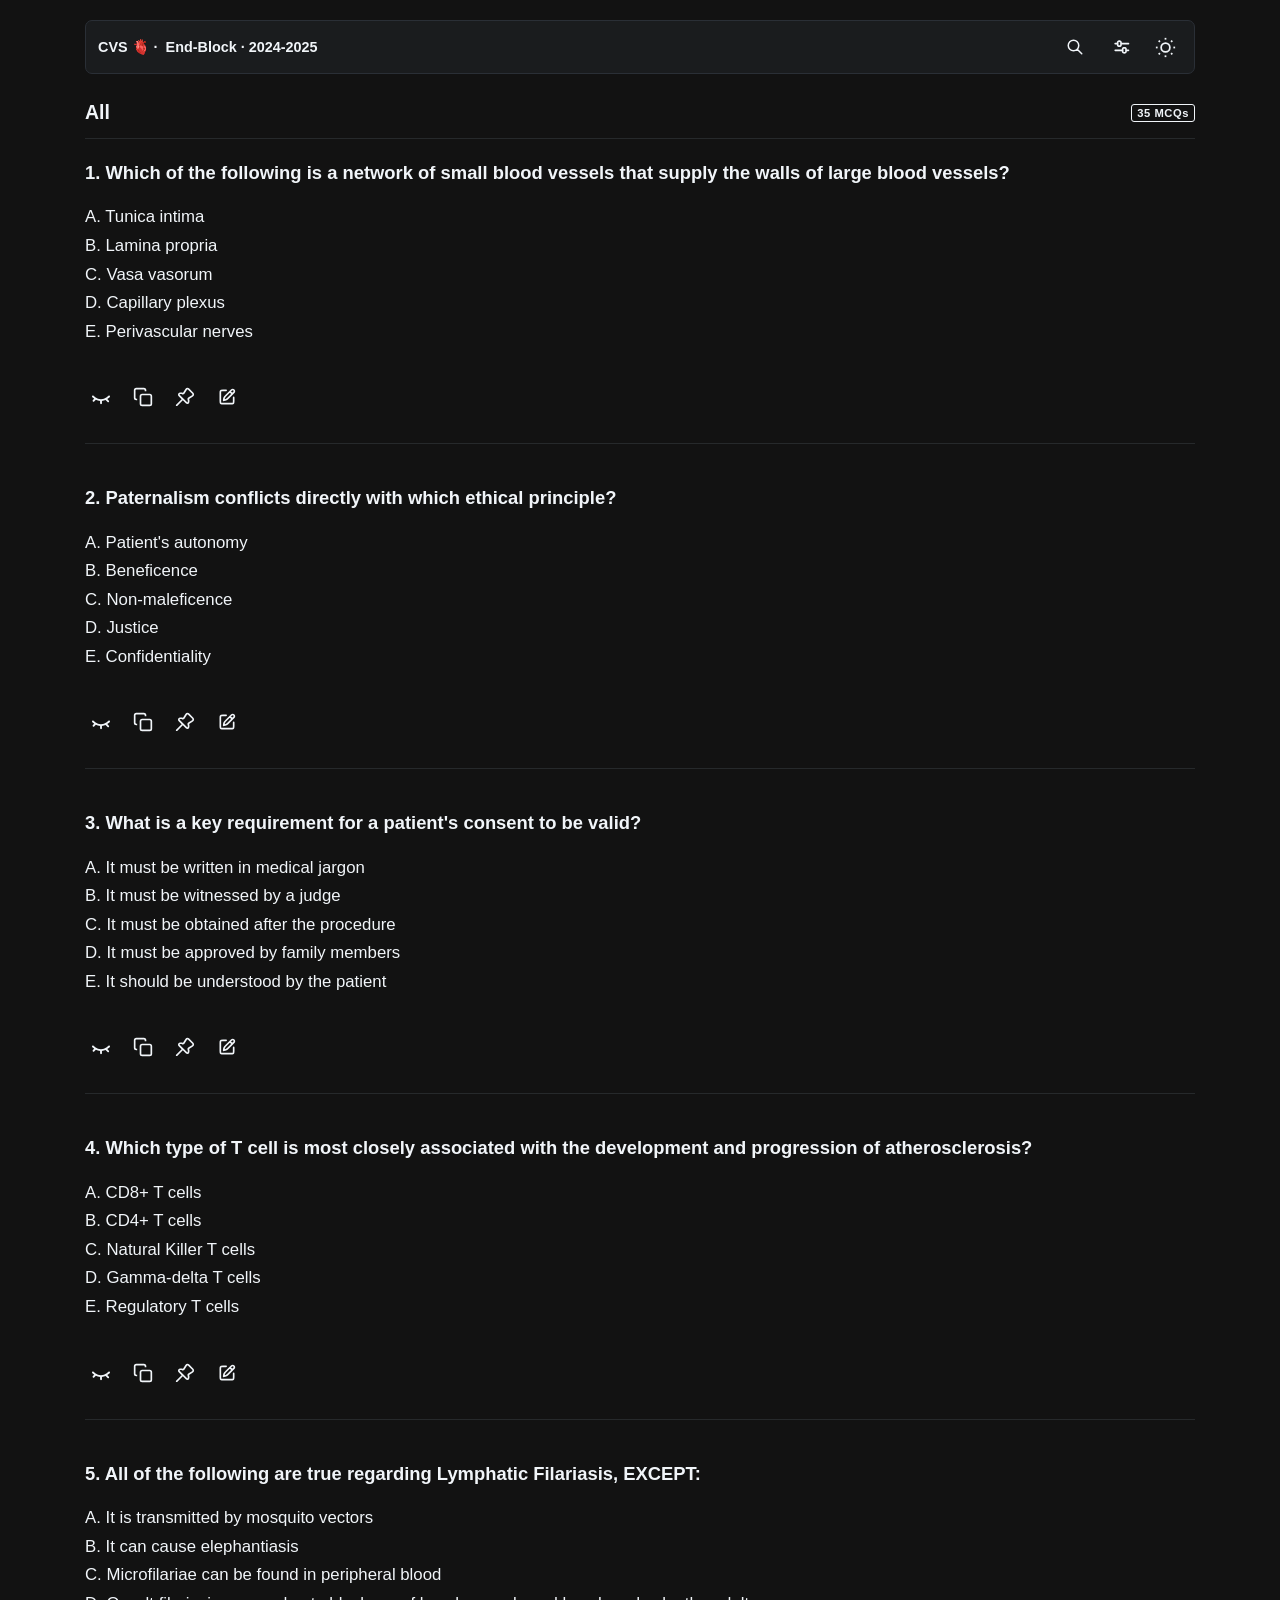
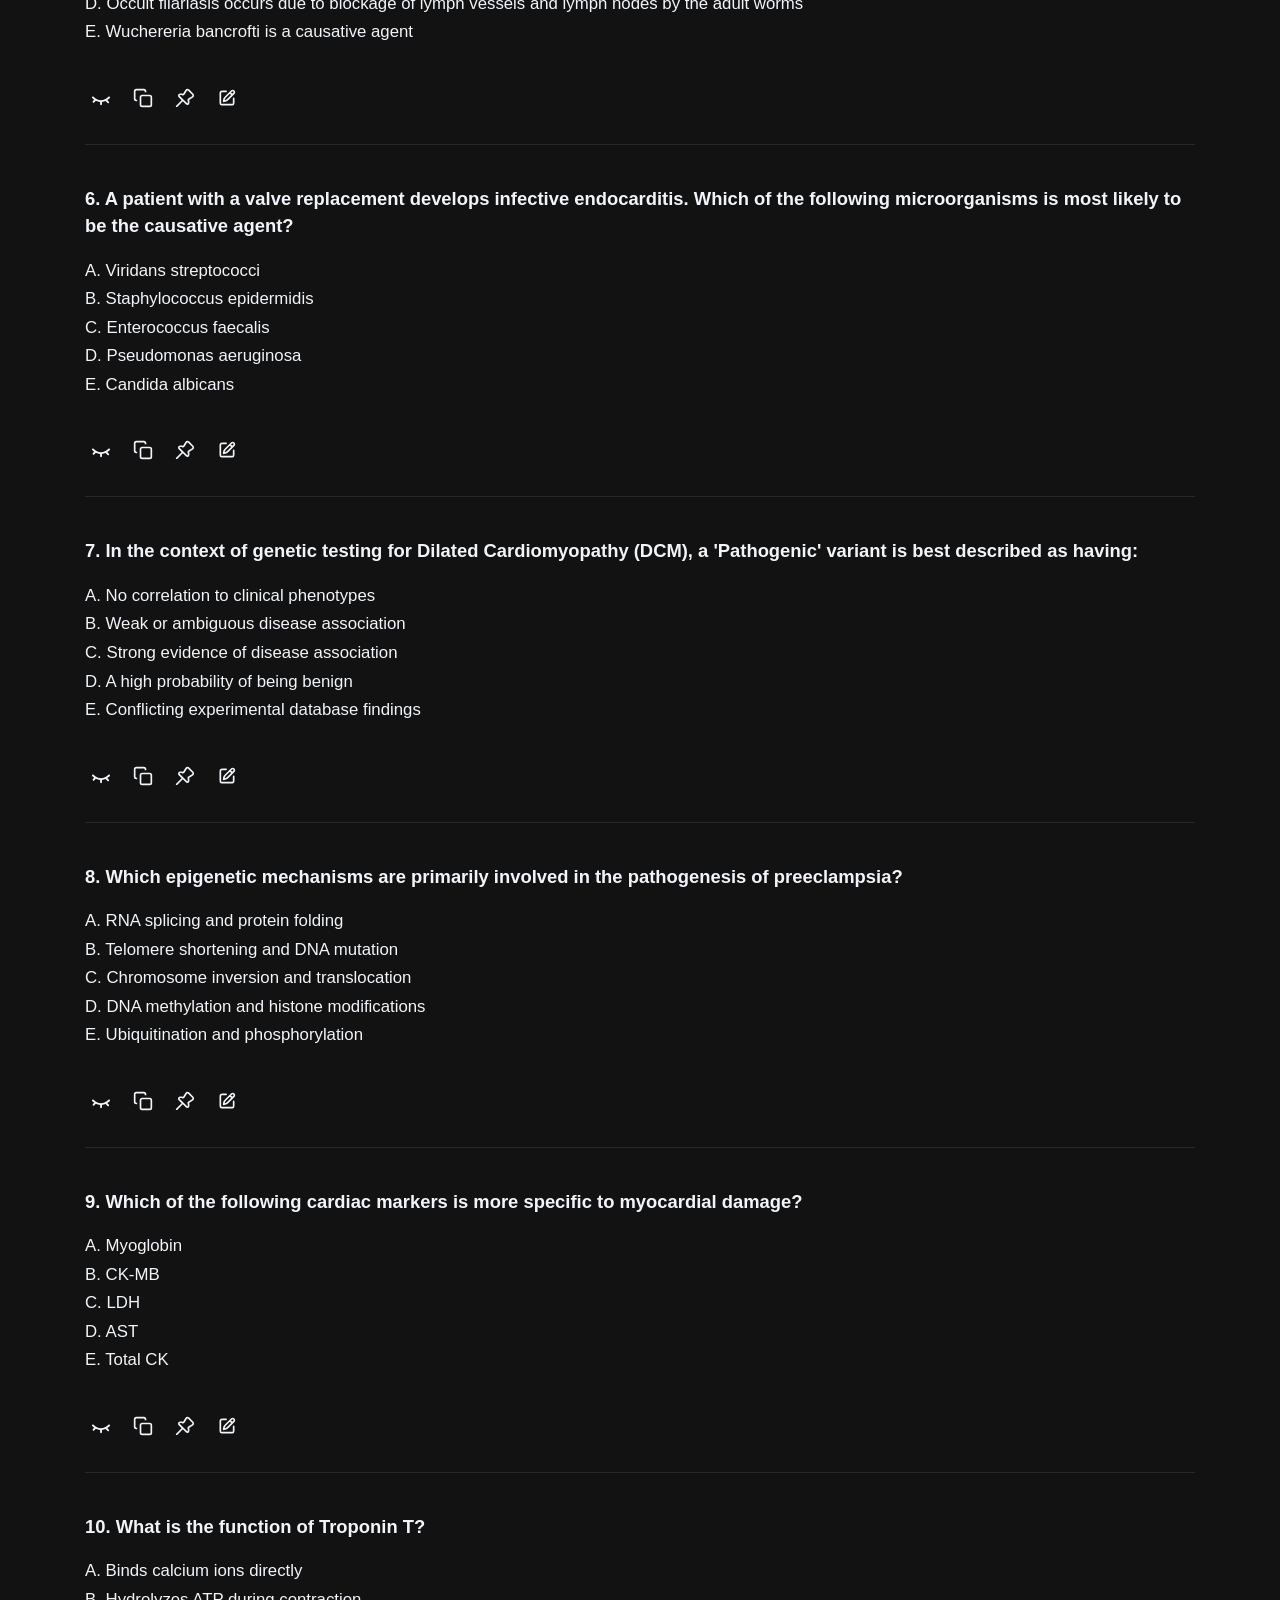
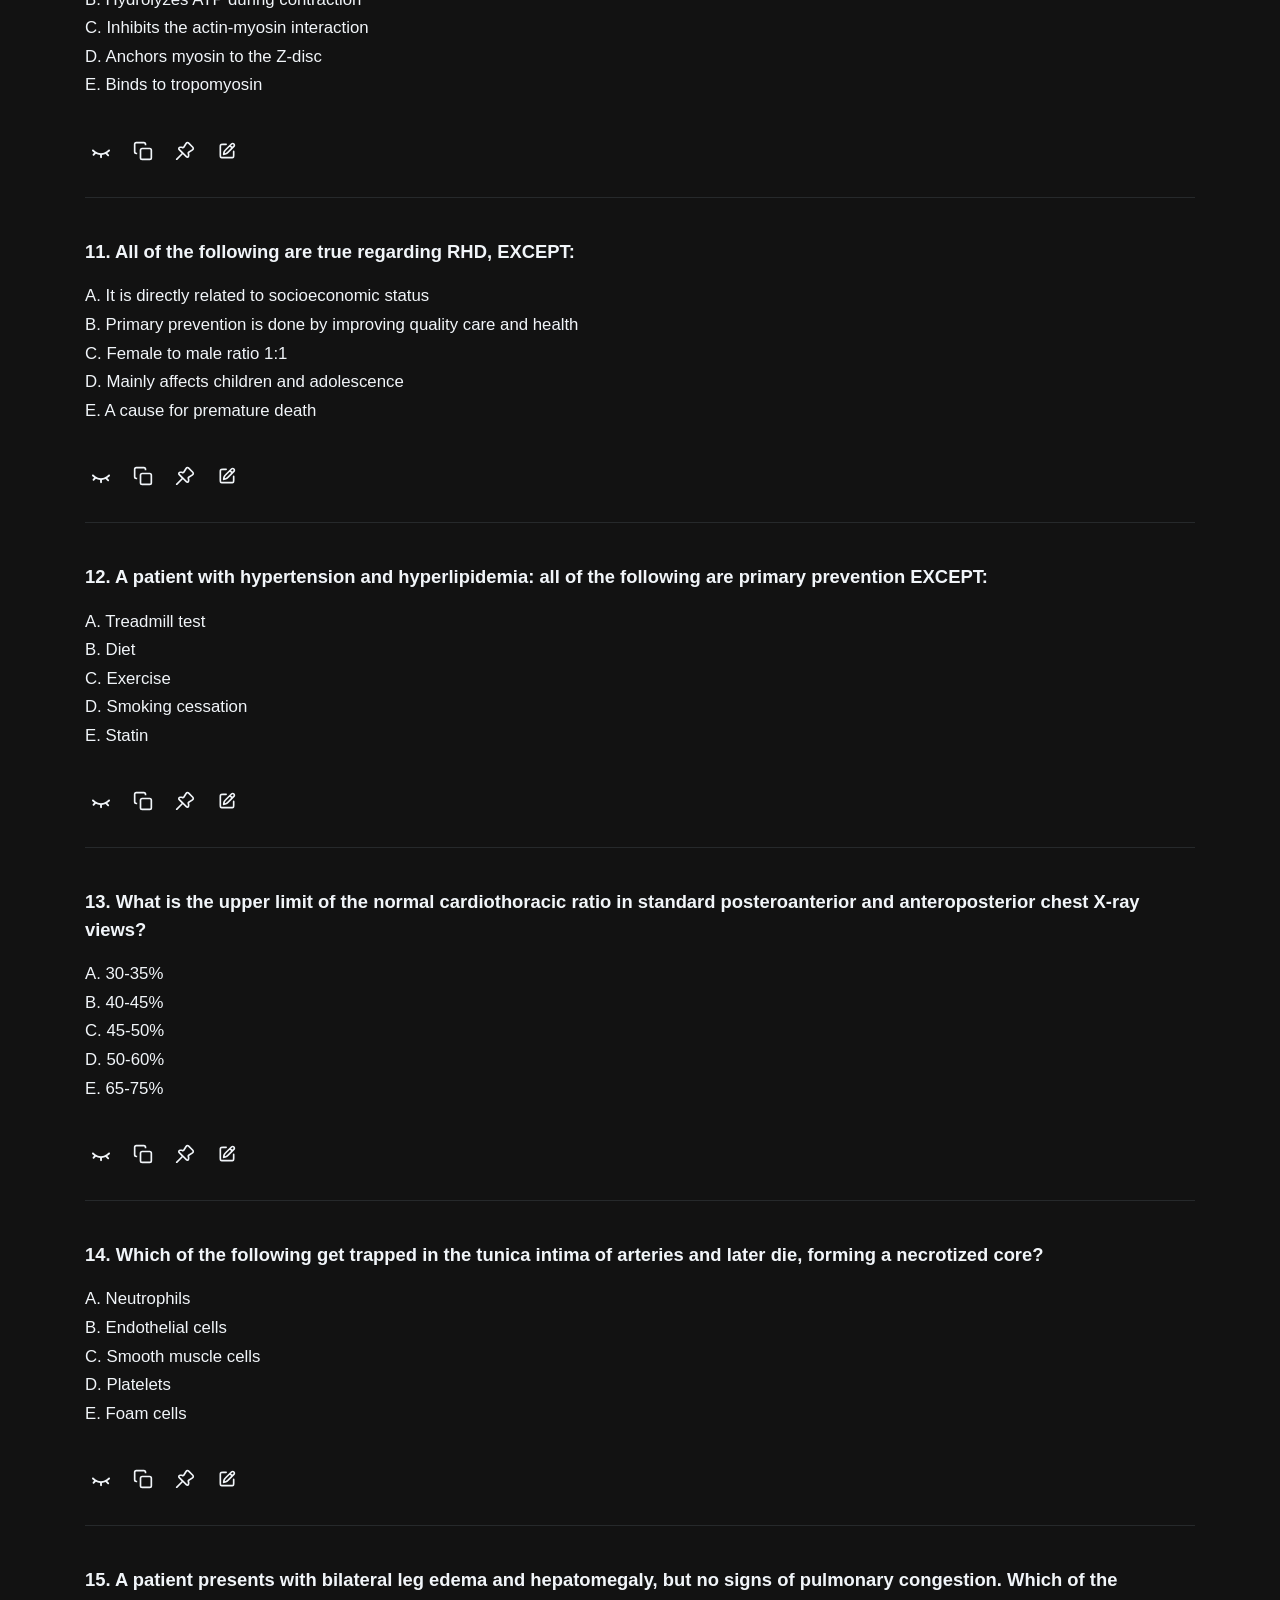
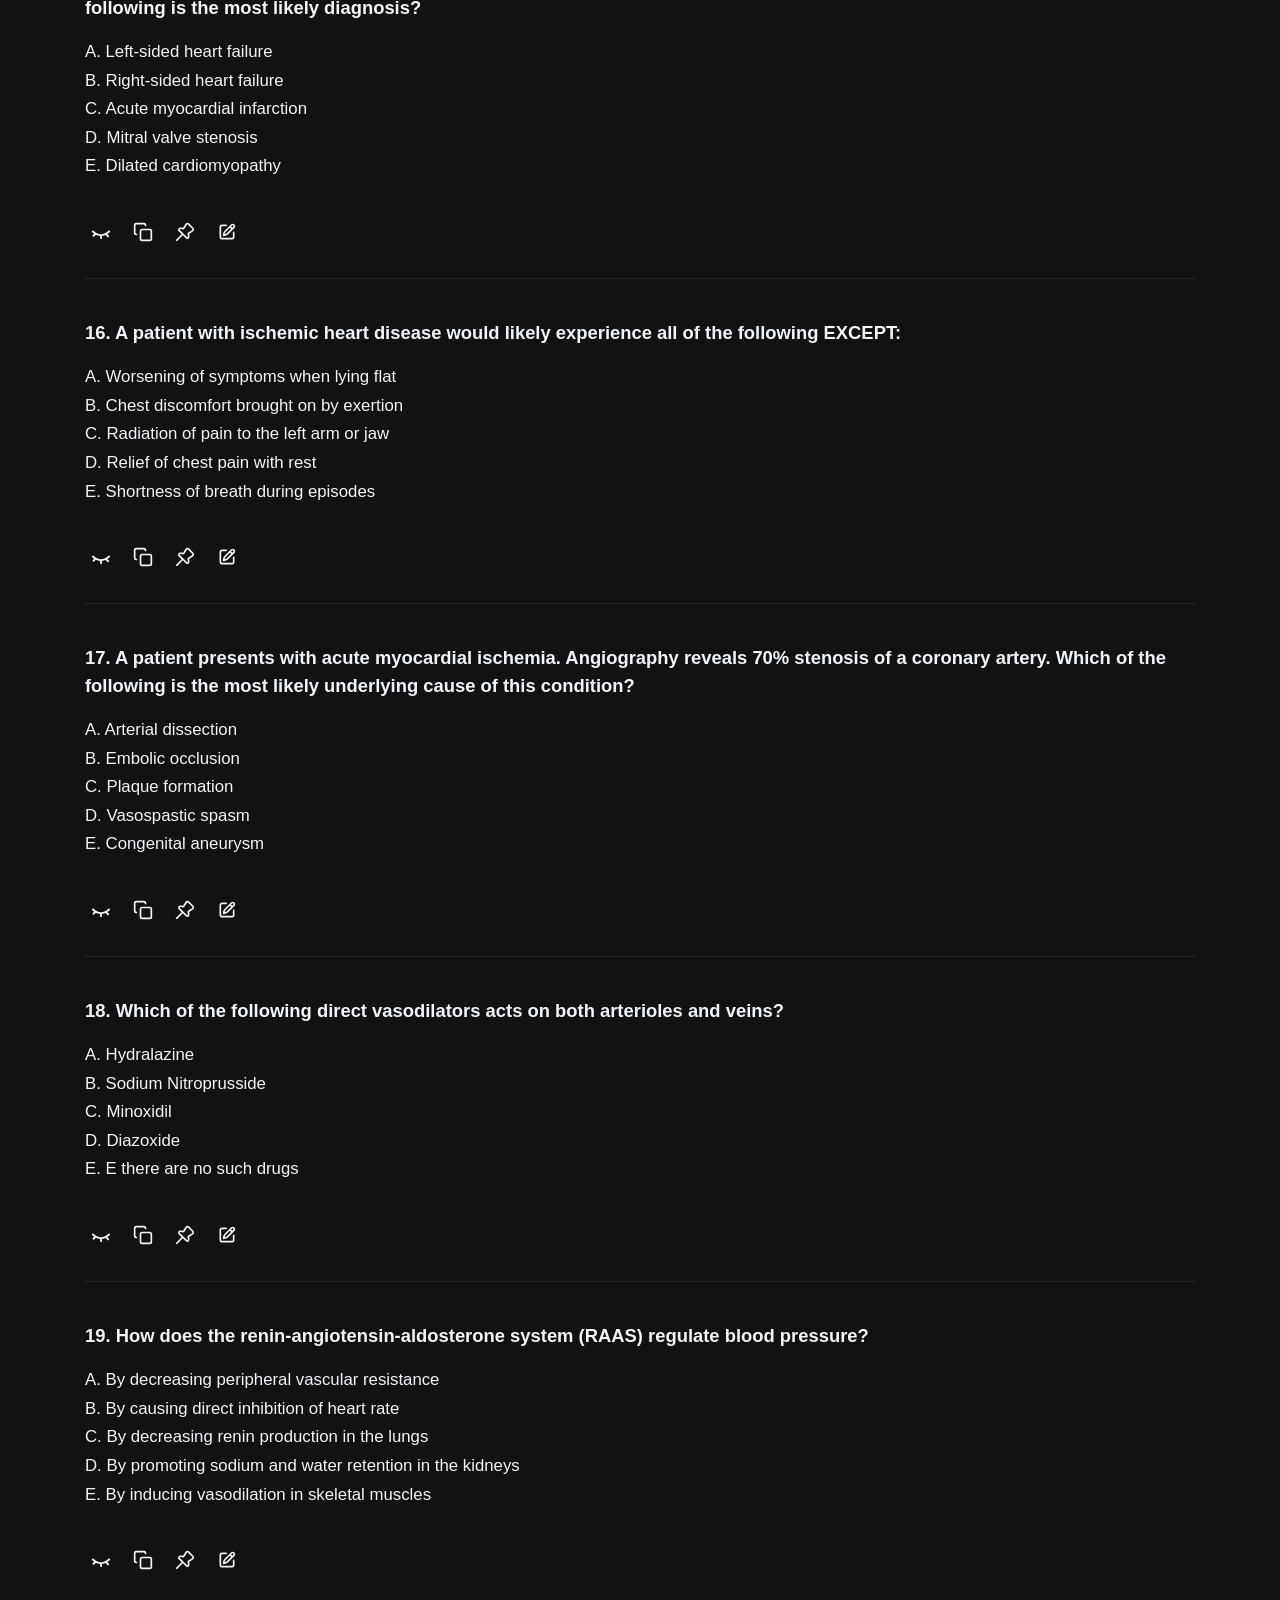
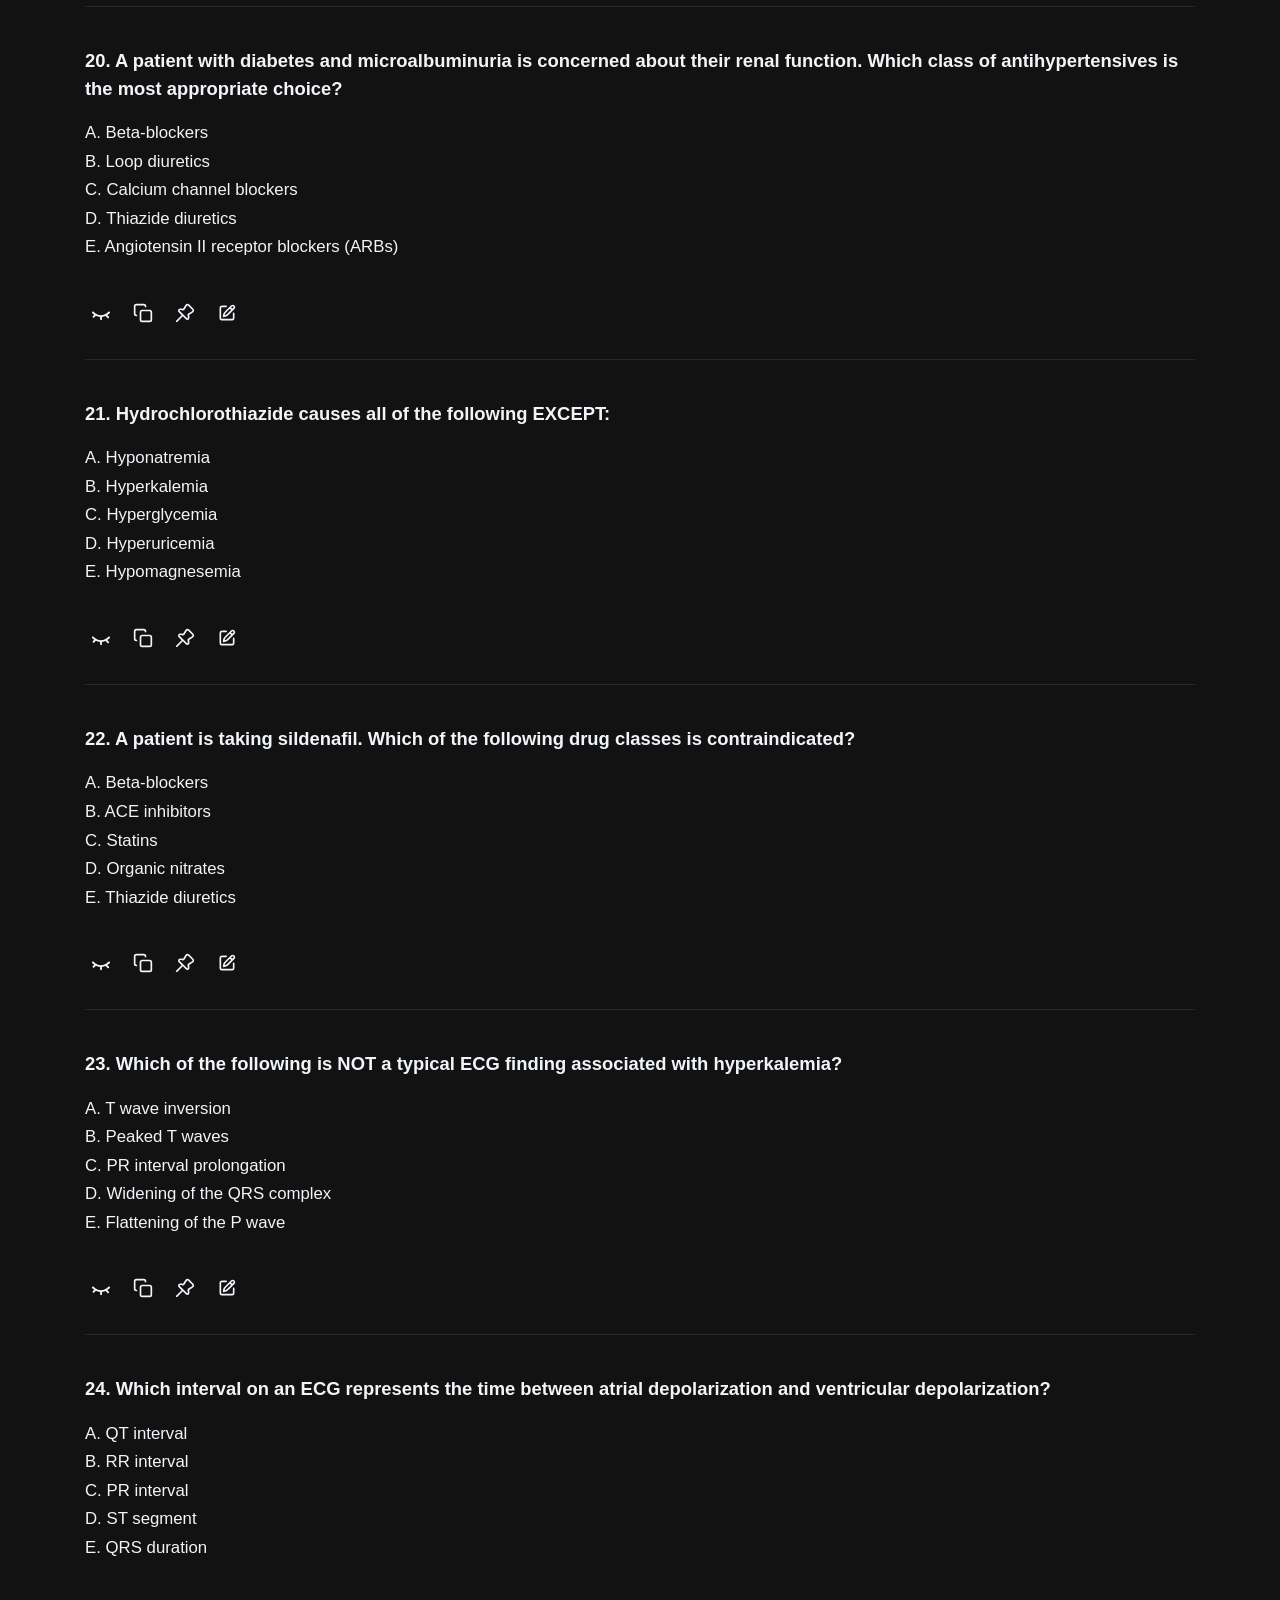
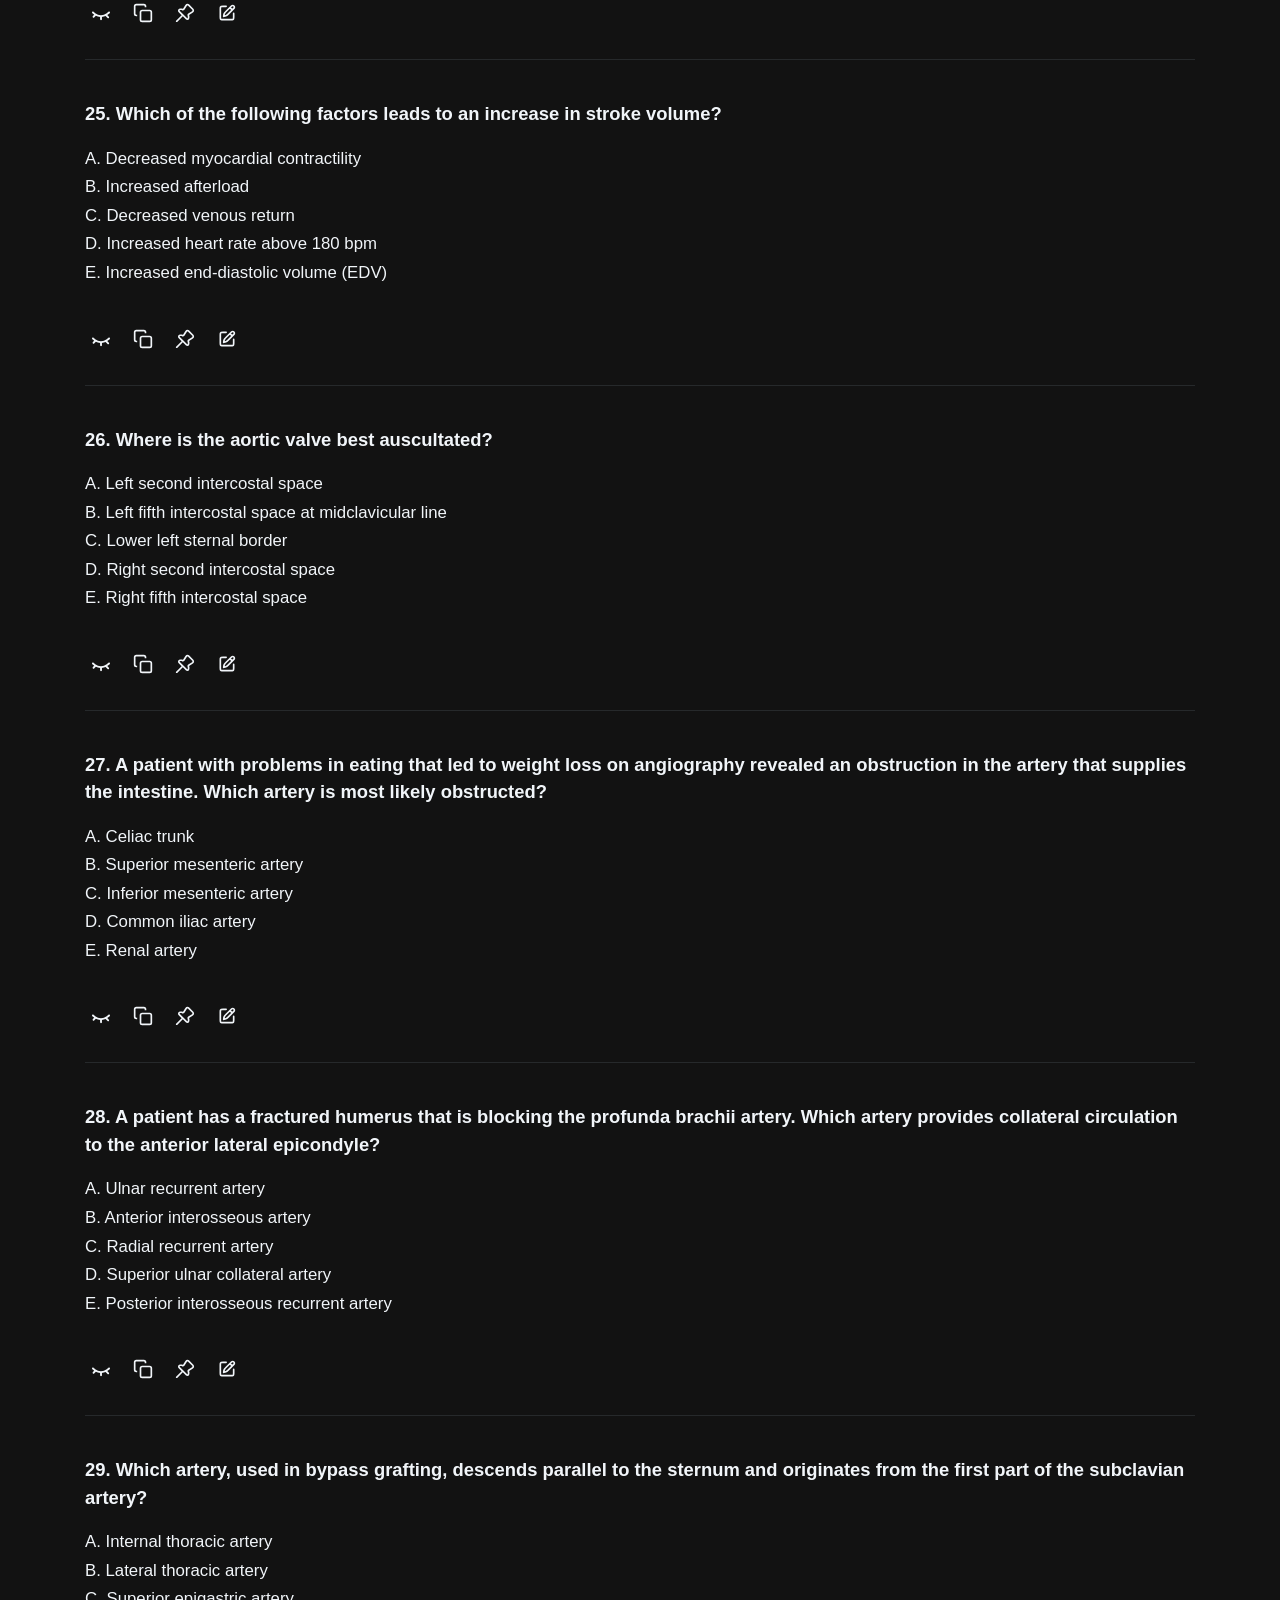
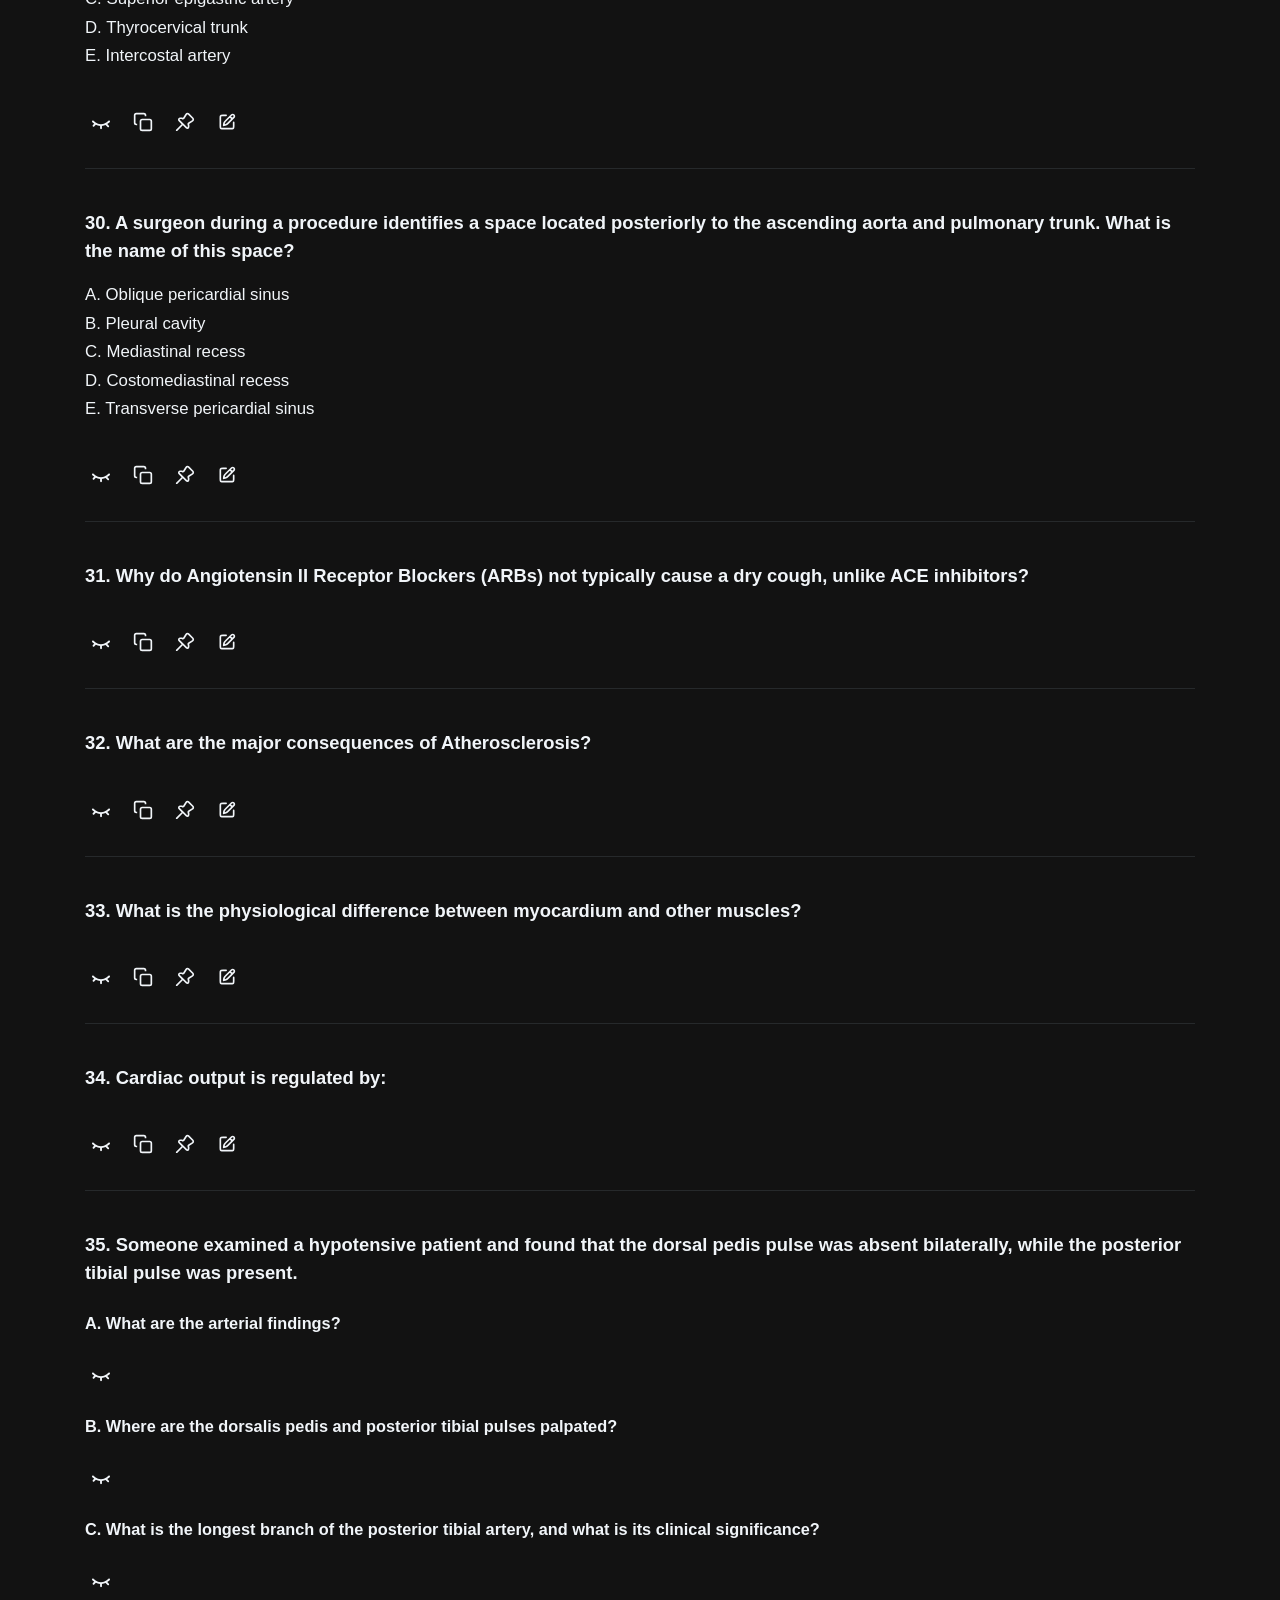
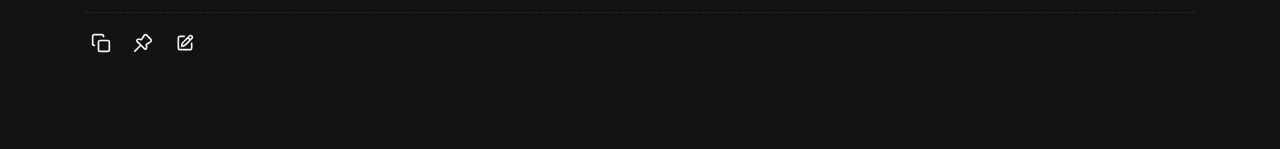
<file: CVS_End-Block_Theory_2024-2025.html>
<!DOCTYPE html>
<html lang="en">
<head>
    <meta charset="UTF-8">
    <meta name="viewport" content="width=device-width, initial-scale=1.0">
    <title>CVS_End-Block_Theory_2024-2025</title>



    <style>
       :root {
            --bg-body: #121212;
            --text-main: #f1f5f9;
            --text-opts: #f1f5f9;
            --header-bg: #f1f5f9;
            --header-text: #0f172a;
            --border-color: #26292b;
            --input-bg: #1a1c1e;
            --input-border: #2a2f36;
            --ans-bg: #1e293b;
            --ans-text: #f0cf6a;
            --filter-bg: transparent;
            --correct-color: #f0cf6a;
            --btn-bg: #f8fafc; 
            --btn-text: #0f172a;
            --opts-bg: #1a1c1e;
            --icon-hover-bg: rgba(255,255,255,0.08);
        }

        [data-theme="light"] {
            --bg-body: #ffffff;
            --text-main: #000000;
            --text-opts: #333333;
            --header-bg: #333333;
            --header-text: #ffffff;
            --border-color: #e0e0e0;
            --input-bg: #fcfcfc;
            --input-border: #cccccc;
            --ans-bg: #eef6e4;
            --ans-text: #2e7d32;
            --filter-bg: transparent;
            --correct-color: #2e7d32;
            --btn-bg: #52525b; 
            --btn-text: #ffffff;
            --opts-bg: #eef6e4;
            --icon-hover-bg: rgba(0,0,0,0.06);
        }

        
        @media print {
            body * {
                visibility: hidden !important;
            }
            body::before {
                content: "Printing is disabled for this document.";
                visibility: visible;
                display: block;
                text-align: center;
                margin-top: 40vh;
                font-size: 1.2rem;
            }
        }

        body {
            -webkit-user-select: none;
            user-select: none;
            -webkit-tap-highlight-color: transparent;
            background-color: var(--bg-body);
            color: var(--text-main);
            font-family: -apple-system, BlinkMacSystemFont, "Segoe UI", Roboto, sans-serif;
            margin: 0;
            display: flex;
            justify-content: center;
            transition: background-color 0.3s ease;
            overflow-x: hidden;
        }

          .theme-toggle,
        .subject-toggle,
        .subject-dropdown-item,
        .eye-btn,
        .icon-btn,
        .copy-btn,
        .pin-btn,
        .draw-btn,
        .answer-text,
        .lecture-select-btn,
        .lecture-dropdown-item,
        .search-toggle-btn,
        .search-close-btn,
        button {
            -webkit-tap-highlight-color: transparent;
        }

        /* Show the hand/pointer cursor on every clickable control so it
           doesn't fall back to the default Windows arrow on hover */
        button,
        .theme-toggle,
        .subject-toggle,
        .subject-dropdown-item,
        .eye-btn,
        .icon-btn,
        .copy-btn,
        .pin-btn,
        .draw-btn,
        .lecture-select-btn,
        .lecture-dropdown-item,
        .search-toggle-btn,
        .search-close-btn {
            cursor: pointer;
        }

        .container {
            width: 100%;
            max-width: 1150px;
            padding: 20px;
            box-sizing: border-box;
        }

        .header { 
            text-align: center; 
            margin-bottom: 15px;
            background-color: var(--input-bg);
            border: 1px solid var(--input-border);
            color: var(--text-main);
            padding: 8px 12px;
            min-height: 28px;
            border-radius: 7px;
            display: flex;
            justify-content: space-between;
            align-items: center;
            box-sizing: border-box;
            transition: all 0.2s ease;
        }

        .header-title-wrap {
            display: flex;
            align-items: center;
            gap: 12px;
            flex: 1;
            min-width: 0;
        }

        .header-title {
            font-size: 0.90rem;
            font-weight: 800;
            color: var(--text-main);
            white-space: nowrap;
            overflow: hidden;
            text-overflow: ellipsis;
        }

        @media (max-width: 480px) {
            .header {
                align-items: center;
            }
            .header-title-wrap {
                align-items: center;
            }
            .header-title {
                font-size: 0.80rem;
                white-space: normal;
                overflow: visible;
                text-overflow: clip;
                word-break: break-word;
                line-height: 1.4;
                text-align: left;
            }
            .title-line1,
            .title-line2 {
                display: block;
            }
            .title-sep-2 {
                display: none;
            }
        }

        .header-actions {
            display: flex;
            align-items: center;
            gap: 10px;
            flex-shrink: 0;
        }

        .icon-divider {
            width: 1px;
            height: 24px;
            background-color: var(--input-border);
            flex-shrink: 0;
        }

        /* Remove the divider lines between the search / subject / theme
           icons in the header, without affecting the one used in the
           active-search state (between the search box and close button). */
        #header-normal-right .icon-divider {
            display: none;
        }

        .controls-row { display: flex; gap: 12px; margin-bottom: 10px; }

        .search-wrapper {
            position: relative;
            flex: 1;
            display: flex;
            align-items: center;
        }

        .search-wrapper svg {
            position: absolute;
            left: 12px;
            color: var(--text-opts);
            z-index: 1;
        }

        #search-input {
            width: 100%;
            padding: 8px 10px 8px 40px;
            font-size: 1rem;
            border: none;
            background-color: transparent;
            color: var(--text-main);
            border-radius: 7px;
            outline: none;
        }

        .theme-toggle {
            background-color: transparent;
            border: none;
            color: var(--text-main);
            width: 33px;
            height: 33px;
            border-radius: 7px;
            display: flex;
            align-items: center;
            justify-content: center;
            transition: all 0.3s;
            flex-shrink: 0;
        }

        .search-toggle-btn {
            background-color: transparent;
            border: none;
            color: var(--text-main);
            width: 36px;
            height: 36px;
            border-radius: 7px;
            display: flex;
            align-items: center;
            justify-content: center;
            transition: all 0.3s;
            flex-shrink: 0;
        }

        .theme-toggle:hover,
        .search-toggle-btn:hover,
        .subject-toggle:hover {
            background-color: var(--icon-hover-bg);
        }

        /* Takeover styles */
        .search-takeover-wrap {
            display: none;
            width: 100%;
            align-items: center;
        }

        .search-takeover-wrap.open {
            display: flex;
        }

        .search-close-btn {
            background-color: transparent;
            border: none;
            color: var(--text-main);
            width: 36px;
            height: 36px;
            border-radius: 7px;
            display: flex;
            align-items: center;
            justify-content: center;
            transition: all 0.3s;
            flex-shrink: 0;
        }

        .search-close-btn:hover {
    background-color: rgba(255,255,255,0.08);
}

[data-theme="light"] .search-close-btn:hover {
    background-color: rgba(0,0,0,0.06);
}

.search-close-btn:focus {
    outline: none;
}

        /* Subject picker dropdown */
        .subject-toggle-wrapper {
            position: relative;
            display: inline-block;
        }

        .subject-toggle {
            background-color: transparent;
            border: none;
            color: var(--text-main);
            width: 36px;
            height: 36px;
            border-radius: 7px;
            display: flex;
            align-items: center;
            justify-content: center;
            transition: all 0.3s;
            flex-shrink: 0;
        }

        .subject-toggle svg {
            stroke: none !important;
            fill: var(--text-main);
            pointer-events: none;
        }

        .subject-toggle.dropdown-open {
            border-color: rgba(255,255,255,0.3);
            background: rgba(40, 42, 45, 0.9);
        }

        .subject-toggle.dropdown-open svg { fill: var(--text-main); }

        [data-theme="light"] .subject-toggle.dropdown-open {
            border-color: #121212;
            background: rgba(255,255,255,1);
        }

        .subject-dropdown {
            position: absolute;
            top: calc(100% + 8px);
            right: 0;
            background: #111111;
            border: 1px solid rgba(255,255,255,0.13);
            border-radius: 14px;
            overflow: hidden;
            min-width: 210px;
            z-index: 9999;
            opacity: 0;
            pointer-events: none;
            transform: translateY(-6px) scale(0.97);
            transition: opacity 0.22s ease, transform 0.22s ease;
            box-shadow: 0 16px 48px rgba(0,0,0,0.65);
        }

        .subject-dropdown.open {
            opacity: 1;
            transform: translateY(0) scale(1);
            pointer-events: all;
        }

        [data-theme="light"] .subject-dropdown {
            background: #ffffff;
            border-color: rgba(0,0,0,0.13);
            box-shadow: 0 16px 48px rgba(0,0,0,0.15);
        }

        .subject-dropdown-header {
            padding: 10px 10px 10px 16px;
            font-size: 0.72rem;
            font-weight: 700;
            color: #555;
            letter-spacing: 0.09em;
            text-transform: uppercase;
            border-bottom: 1px solid rgba(255,255,255,0.08);
            display: flex;
            align-items: center;
            justify-content: space-between;
            text-align: left;
        }

        [data-theme="light"] .subject-dropdown-header {
            border-bottom-color: rgba(0,0,0,0.08);
            color: #999;
        }

        /* Cap the list to ~8 rows tall (incl. All); the rest scrolls inside
           the dropdown, and overscroll-behavior stops that scroll from
           chaining into the page once it reaches the end. */
        .subject-dropdown-items {
            max-height: 348px;
            overflow-y: auto;
            overscroll-behavior: contain;
            scrollbar-width: thin;
            scrollbar-color: rgba(255,255,255,0.25) transparent;
        }

        [data-theme="light"] .subject-dropdown-items {
            scrollbar-color: rgba(0,0,0,0.25) transparent;
        }

        .subject-dropdown-items::-webkit-scrollbar {
            width: 6px;
        }

        .subject-dropdown-items::-webkit-scrollbar-track {
            background: transparent;
        }

        .subject-dropdown-items::-webkit-scrollbar-thumb {
            background-color: rgba(255,255,255,0.25);
            border-radius: 6px;
        }

        [data-theme="light"] .subject-dropdown-items::-webkit-scrollbar-thumb {
            background-color: rgba(0,0,0,0.25);
        }

        .subject-dropdown-item {
            display: flex;
            align-items: center;
            gap: 11px;
            padding: 13px 16px;
            font-size: 0.88rem;
            font-weight: 700;
            color: #aaa;
            transition: background 0.15s ease, color 0.15s ease;
            user-select: none;
            text-align: left;
            white-space: nowrap;
        }

        [data-theme="light"] .subject-dropdown-item { color: #666; }

        .subject-dropdown-item:not(:last-child) {
            border-bottom: 1px solid rgba(255,255,255,0.06);
        }

        [data-theme="light"] .subject-dropdown-item:not(:last-child) {
            border-bottom-color: rgba(0,0,0,0.06);
        }

        .subject-dropdown-item:hover {
            background: rgba(255,255,255,0.06);
            color: #e2e8f0;
        }

        [data-theme="light"] .subject-dropdown-item:hover {
            background: rgba(0,0,0,0.04);
            color: #111;
        }

        .subject-dropdown-item.selected { color: #f1f5f9; }

        [data-theme="light"] .subject-dropdown-item.selected { color: #111; }

        .filter-option-dot {
            width: 8px;
            height: 8px;
            border-radius: 50%;
            border: 1.5px solid rgba(255,255,255,0.25);
            flex-shrink: 0;
            transition: background 0.15s ease, border-color 0.15s ease;
        }

        [data-theme="light"] .filter-option-dot { border-color: rgba(0,0,0,0.2); }

        .subject-dropdown-item.selected .filter-option-dot {
            background: #f1f5f9;
            border-color: #f1f5f9;
        }

        [data-theme="light"] .subject-dropdown-item.selected .filter-option-dot {
            background: #111;
            border-color: #111;
        }

        .controls-row { position: relative; }

        .lecture-select-wrapper {
            position: relative;
            display: flex;
            align-items: center;
            min-width: 0;
            flex: 1 1 auto;
        }

        .lecture-select-btn {
            background: transparent;
            border: none;
            display: flex;
            align-items: center;
            gap: 6px;
            min-width: 0;
            max-width: 100%;
            padding: 4px 6px;
            margin: -4px -6px;
            border-radius: 6px;
            transition: background-color 0.2s ease;
        }

        .lecture-select-btn:hover {
            background-color: rgba(255,255,255,0.06);
        }

        [data-theme="light"] .lecture-select-btn:hover {
            background-color: rgba(0,0,0,0.04);
        }

        .lecture-chevron {
            flex-shrink: 0;
            color: var(--text-main);
            transition: transform 0.2s ease;
            position: relative;
            top: 2px;
        }

        .lecture-select-btn.dropdown-open .lecture-chevron {
            transform: rotate(180deg);
        }

        .lecture-dropdown {
            position: absolute;
            top: calc(100% + 13px);
            left: 0;
            background: #111111;
            border: 1px solid rgba(255,255,255,0.13);
            border-radius: 14px;
            overflow: hidden;
            width: 290px;
            max-width: 80vw;
            z-index: 50;
            opacity: 0;
            pointer-events: none;
            transform: translateY(-6px) scale(0.97);
            transition: opacity 0.22s ease, transform 0.22s ease;
            box-shadow: 0 16px 48px rgba(0,0,0,0.65);
        }

        

        .lecture-dropdown.open {
            opacity: 1;
            transform: translateY(0) scale(1);
            pointer-events: all;

        }

        [data-theme="light"] .lecture-dropdown {
            background: #ffffff;
            border-color: rgba(0,0,0,0.13);
            box-shadow: 0 16px 48px rgba(0,0,0,0.15);
        }

        .lecture-dropdown-header {
            padding: 10px 10px 10px 16px;
            font-size: 0.70rem;
            font-weight: 700;
            letter-spacing: 0.09em;
            text-transform: uppercase;
            color: #777;
            text-align: left;
            border-bottom: 1px solid rgba(255,255,255,0.13);
            display: flex;
            align-items: center;
            justify-content: space-between;
        }

        [data-theme="light"] .lecture-dropdown-header {
            color: #999;
            border-bottom-color: rgba(0,0,0,0.13);
        }

        .dropdown-close-btn {
            display: flex;
            align-items: center;
            justify-content: center;
            width: 24px;
            height: 24px;
            padding: 0;
            border: none;
            border-radius: 6px;
            background: transparent;
            color: #888;
            flex-shrink: 0;
            transition: background-color 0.15s ease, color 0.15s ease;
        }

        .dropdown-close-btn svg {
            width: 13px;
            height: 13px;
            pointer-events: none;
        }

        .dropdown-close-btn:hover {
            background-color: rgba(255,255,255,0.1);
            color: #f1f5f9;
        }

        [data-theme="light"] .dropdown-close-btn:hover {
            background-color: rgba(0,0,0,0.06);
            color: #111;
        }

        /* Cap the list to ~7 rows tall; anything beyond that scrolls
           inside the dropdown instead of growing the page. */
        .lecture-dropdown-items {
            max-height: 329px;
            overflow-y: auto;
            overscroll-behavior: contain;
            scrollbar-width: thin;
            scrollbar-color: rgba(255,255,255,0.25) transparent;
        }

        [data-theme="light"] .lecture-dropdown-items {
            scrollbar-color: rgba(0,0,0,0.25) transparent;
        }

        .lecture-dropdown-items::-webkit-scrollbar {
            width: 6px;
        }

        .lecture-dropdown-items::-webkit-scrollbar-track {
            background: transparent;
        }

        .lecture-dropdown-items::-webkit-scrollbar-thumb {
            background-color: rgba(255,255,255,0.25);
            border-radius: 6px;
        }

        [data-theme="light"] .lecture-dropdown-items::-webkit-scrollbar-thumb {
            background-color: rgba(0,0,0,0.25);
        }

        .lecture-dropdown-item {
            display: flex;
            align-items: flex-start;
            gap: 11px;
            padding: 13px 16px;
            font-size: 0.88rem;
            font-weight: 700;
            color: #aaa;
            transition: background 0.15s ease, color 0.15s ease;
            user-select: none;
            text-align: left;
        }

        [data-theme="light"] .lecture-dropdown-item { color: #666; }

        .lecture-dropdown-item:not(:last-child) {
            border-bottom: 1px solid rgba(255,255,255,0.06);
        }

        [data-theme="light"] .lecture-dropdown-item:not(:last-child) {
            border-bottom-color: rgba(0,0,0,0.06);
        }

        .lecture-dropdown-item:hover {
            background: rgba(255,255,255,0.06);
            color: #e2e8f0;
        }

        [data-theme="light"] .lecture-dropdown-item:hover {
            background: rgba(0,0,0,0.04);
            color: #111;
        }

        .lecture-dropdown-item.selected { color: #f1f5f9; }

        [data-theme="light"] .lecture-dropdown-item.selected { color: #111; }

        .lecture-item-text {
            flex: 1;
            min-width: 0;
            line-height: 1.4;
            white-space: normal;
            word-break: break-word;
            padding-top: 1px;
        }

        .lecture-dot {
            width: 8px;
            height: 8px;
            margin-top: 5px;
            border-radius: 50%;
            border: 1.5px solid rgba(255,255,255,0.25);
            flex-shrink: 0;
            transition: background 0.15s ease, border-color 0.15s ease;
        }

        [data-theme="light"] .lecture-dot { border-color: rgba(0,0,0,0.2); }

        .lecture-dropdown-item.selected .lecture-dot {
            background: #f1f5f9;
            border-color: #f1f5f9;
        }

        [data-theme="light"] .lecture-dropdown-item.selected .lecture-dot {
            background: #111;
            border-color: #111;
        }

        .divider { border: none; margin-bottom: 12px; }

        .q-block {
            position: relative;
            margin-bottom: 40px;
            border-bottom: 1px solid var(--border-color);
            padding-bottom: 30px;
        }

        .q-block:last-child { border-bottom: none; }
        .q-text { font-size: 1.15rem; font-weight: 600; margin-bottom: 12px; line-height: 1.5; }
        .opts { list-style-type: none; padding: 0; line-height: 1.7; font-size: 1.05rem; color: var(--text-opts); margin-bottom: 15px; }

        .ans-row {
            display: flex;
            justify-content: space-between;
            align-items: center;
            flex-wrap: wrap;
            gap: 10px;
        }

        .ans-row--multi {
            flex-direction: column;
            align-items: flex-start;
            justify-content: flex-start;
            gap: 8px;
        }
        
        .ans-btn:hover {
            opacity: 0.9;
        }
        .ans-btn:active {
            transform: scale(0.98);
        }

        .ans-btn.revealed {
            background-color: var(--ans-bg);
            color: var(--ans-text);
            padding: 7px 12px;
            font-size: 16px;
            white-space: pre-line;
            text-align: left;
        }

        mark { background-color: #f0cf6a; color: #000; }
        .opts li.correct-option { color: var(--correct-color); font-weight: 650; background-color: var( --opts-bg); display: inline-block; padding: 0 7px 0 1px; border-radius: 4px;}
        
        .section-heading {
            display: flex;
            flex-direction: column;
            gap: 10px;
            padding-bottom: 14px;
            margin-bottom: 20px;
            border-bottom: 1px solid var(--border-color);
        }

        .section-heading-row {
            display: flex;
            justify-content: space-between;
            align-items: center;
            gap: 16px;
        }

        /* Optional small note shown under the "All" heading on first open,
           above the divider line. Not every file needs one — to remove it,
           just clear the CONTENT_NOTE constant near the top of the script
           (or delete it). */
        .section-note {
            font-size: 0.80rem;
            font-weight: 400;
            line-height: 1.5;
            color: #999;
        }

        [data-theme="light"] .section-note {
            color: #9a9a9a;
        }

        .no-results {
            text-align: center;
            padding: 60px 20px;
            color: var(--text-opts);
            font-size: 1.15rem;
            font-weight: 500;
            opacity: 0.6;
            box-sizing: border-box;
            width: 100%;
            display: block; 
        }

        .section-heading-title {
            font-size: 1.10rem;
            font-weight: 700;
            color: var(--text-main);
            min-width: 0;
            overflow: hidden;
            text-overflow: ellipsis;
            white-space: nowrap;
        }

        /* Two versions of the lecture/subject name are rendered together:
           .label-full (complete text, used on larger screens) and
           .label-short (hard-capped to 25 characters + "…", used on small
           screens). Only one is shown at a time via the media query below. */
        .label-short { display: none; }

        /* Subject names (e.g. "Microbiology 🦠") are shown a bit larger
           than individual lecture names (e.g. "Trachea, bronch..."). */
        .section-heading-title.subject-title {
            font-size: 1.22rem;
        }

        .mcq-count-badge {
            font-size: 0.70rem;
            font-weight: 700;
            color: var(--text-main);
            border: 1px solid var(--text-main);
            padding: 2px 5px;
            border-radius: 3px;
            letter-spacing: 0.05em;
            white-space: nowrap;
            flex-shrink: 0;
        }

        @media (max-width: 480px) {
            .section-heading-title {
                font-size: 1rem;
            }
            .section-heading-title.subject-title {
                font-size: 1.12rem;
            }
            .label-full { display: none; }
            .label-short { display: inline; }
        }

        /* Eye / Copy / Pin icon buttons */
        .ans-row {
            justify-content: flex-start !important;
            position: relative;
            z-index: 10;
        }

        .icon-btn, .eye-btn {
            background: transparent;
            border: none;
            display: inline-flex;
            align-items: center;
            justify-content: center;
            color: var(--text-main);
            padding: 6px;
            border-radius: 6px;
            transition: background-color 0.2s ease, opacity 0.2s ease, color 0.2s ease;
            margin-top: 20px;
        }

        .icon-btn:hover, .eye-btn:hover {
            background-color: var(--icon-hover-bg);
        }

        .icon-btn svg, .eye-btn svg {
            width: 20px;
            height: 20px;
            display: block;
            fill: currentColor;
        }

        .eye-btn svg.icon-eye-open {
            width: 22px;
            height: 22px;
        }

        .eye-btn[data-revealed="true"] {
            color: var(--correct-color);
        }

        .pin-btn[data-pinned="true"] {
             color: var(--correct-color);
        }

        .eye-part-row {
            display: flex;
            align-items: center;
            gap: 8px;
        }

        .eye-part-label {
            font-size: 0.75rem;
            font-weight: 700;
            color: var(--text-opts);
            opacity: 0.7;
            min-width: 12px;
            text-align: center;
        }

        .answer-text {
            display: none;
            width: 100%;
            box-sizing: border-box;
            background-color: var(--opts-bg);
            color: var(--correct-color);
            font-weight: 800;
            font-size: 15px;
            padding: 7px 12px;
            border-radius: 5px;
            white-space: pre-line;
        }

        .case-block .answer-text {
            width: auto;
            max-width: 100%;
            white-space: pre-line;
            text-align: left;
            margin-top: 10px;
        }

        .copy-wrap {
            position: relative;
            display: inline-flex;
        }

        .copy-btn svg {
            transition: opacity 0.15s ease, transform 0.15s ease;
        }

        .copy-btn.copied {
            color: var(--correct-color);
        }

        .copy-btn.copied svg {
            animation: copy-check-pop 0.3s ease;
        }

        @keyframes copy-check-pop {
            0% { transform: scale(0.6); opacity: 0; }
            60% { transform: scale(1.15); opacity: 1; }
            100% { transform: scale(1); opacity: 1; }
        }

        /* Multi-case questions (e.g. Q29 style) */
        .case-block {
            position: relative;
            margin-top: 14px;
            padding-top: 10px;
        }

        .case-block:first-of-type {
            margin-top: 16px;
        }

        .case-eye-row {
            margin-top: 2px;
        }

        .case-eye-row .eye-btn {
            margin-top: 6px;
        }

        /* Case questions (Q21, Q22): the reveal button itself turns into
           the answer box, instead of showing an open-eye icon plus a
           separate answer box. */
        .case-eye-row .eye-btn.case-answer-revealed {
            display: block;
            width: auto;
            max-width: 100%;
            background-color: var(--opts-bg);
            color: var(--correct-color);
            font-weight: 800;
            font-size: 15px;
            padding: 7px 12px;
            border-radius: 5px;
            white-space: pre-line;
            text-align: left;
            cursor: pointer;
        }

        .case-actions-row {
            display: flex;
            align-items: center;
            gap: 10px;
            margin-top: 16px;
            padding-top: 14px;
            border-top: 1px dashed var(--border-color);
            position: relative;
            z-index: 10;
        }

        .case-actions-row .icon-btn {
            margin-top: 0;
        }

        .case-text {
            font-size: 1.02rem;
            font-weight: 600;
            margin-bottom: 10px;
            line-height: 1.5;
        }

        
        .draw-overlay {
            position: absolute;
            top: 0;
            left: 0;
            width: 100%;
            height: 100%;
            z-index: 5;
            pointer-events: none;
            touch-action: none;
        }

        .draw-overlay.draw-overlay--outer {
            top: -40px;
            height: calc(100% + 40px);
        }

        .draw-overlay.active {
            pointer-events: auto;
            cursor: crosshair;
            touch-action: none;
        }

        /* While any question's drawing mode is on, block page scrolling so a
           stylus/finger stroke never gets interpreted as a scroll gesture.
           Buttons remain clickable since taps don't trigger this. */
        html.drawing-lock,
        body.drawing-lock {
            touch-action: none;
            overscroll-behavior: none;
        }

        .draw-overlay .draw-path {
            stroke: #ff0000;
            stroke-width: 3;
            fill: none;
            stroke-linecap: round;
            stroke-linejoin: round;
        }

    </style>

</head>

<body oncontextmenu="return false;">

<div class="container">
    <div class="header" id="header">
        <!-- NORMAL HEADER STATE -->
        <div cla+ss="header-title-wrap" id="header-normal-left">
            <span class="header-title"><span class="title-line1">CVS 🫀&nbsp;·&nbsp; End-Block</span><span class="title-sep-2">&nbsp;·&nbsp;</span><span class="title-line2">2024-2025</span></span>

        </div>

        <div class="header-actions" id="header-normal-right">
            <button class="search-toggle-btn" id="search-toggle-btn" onclick="toggleSearchBar()" title="Search">
                <svg width="18" height="18" viewBox="0 0 24 24" fill="none" xmlns="http://www.w3.org/2000/svg"><path d="M14.9536 14.9458L21 21M17 10C17 13.866 13.866 17 10 17C6.13401 17 3 13.866 3 10C3 6.13401 6.13401 3 10 3C13.866 3 17 6.13401 17 10Z" stroke="currentColor" stroke-width="2" stroke-linecap="round" stroke-linejoin="round"></path></svg>
            </button>

            <div class="icon-divider"></div>

            <div class="subject-toggle-wrapper">
                <div class="subject-toggle" id="subject-toggle-btn" onclick="toggleSubjectDropdown()" title="Filter by subject">
                    <svg width="20" height="20" viewBox="0 0 24 24" xmlns="http://www.w3.org/2000/svg"><path fill-rule="evenodd" clip-rule="evenodd" d="M9.90693 3.9999C9.93791 3.99996 9.96894 4.00001 10 4.00001C10.0311 4.00001 10.0621 3.99996 10.0931 3.9999C10.4618 3.99929 10.8242 3.99869 11.147 4.08519C12.0098 4.31636 12.6836 4.99023 12.9148 5.85296C13.0013 6.1758 13.0007 6.53821 13.0001 6.90693C13.0001 6.93792 13 6.96895 13 7.00001H21C21.5523 7.00001 22 7.44772 22 8.00001C22 8.55229 21.5523 9.00001 21 9.00001H13C13 9.03107 13.0001 9.0621 13.0001 9.09309C13.0007 9.46181 13.0013 9.82422 12.9148 10.1471C12.6836 11.0098 12.0098 11.6837 11.147 11.9148C10.8242 12.0013 10.4618 12.0007 10.0931 12.0001C10.0621 12.0001 10.0311 12 10 12C9.96894 12 9.93791 12.0001 9.90692 12.0001C9.5382 12.0007 9.17579 12.0013 8.85295 11.9148C7.99022 11.6837 7.31635 11.0098 7.08519 10.1471C6.99868 9.82421 6.99928 9.46181 6.9999 9.09308C6.99995 9.0621 7 9.03106 7 9.00001H5C4.44772 9.00001 4 8.55229 4 8.00001C4 7.44772 4.44772 7.00001 5 7.00001H7C7 6.96895 6.99995 6.93792 6.9999 6.90693C6.99928 6.53821 6.99868 6.1758 7.08519 5.85296C7.31635 4.99023 7.99022 4.31636 8.85295 4.08519C9.17579 3.99869 9.5382 3.99929 9.90693 3.9999ZM9.49861 6.00536C9.39195 6.01022 9.36685 6.01805 9.37059 6.01704C9.19804 6.06328 9.06327 6.19805 9.01704 6.3706C9.0162 6.37411 9.00963 6.40483 9.00535 6.49861C9.00024 6.61064 9 6.75845 9 7.00001V9.00001C9 9.24156 9.00024 9.38937 9.00535 9.5014C9.01021 9.60806 9.01804 9.63315 9.01704 9.62942C9.06327 9.80196 9.19804 9.93674 9.37059 9.98297C9.36685 9.98197 9.39195 9.98979 9.49861 9.99466C9.61063 9.99977 9.75844 10 10 10C10.2416 10 10.3894 9.99977 10.5014 9.99466C10.608 9.98979 10.6331 9.98197 10.6294 9.98297C10.802 9.93674 10.9367 9.80196 10.983 9.62942C10.982 9.63315 10.9898 9.60806 10.9946 9.5014C10.9998 9.38937 11 9.24156 11 9.00001V7.00001C11 6.75845 10.9998 6.61064 10.9946 6.49861C10.9898 6.39196 10.982 6.36686 10.983 6.3706M9.49861 6.00536C9.61063 6.00025 9.75844 6.00001 10 6.00001L9.49861 6.00536ZM10 6.00001C10.2416 6.00001 10.3894 6.00025 10.5014 6.00536L10 6.00001ZM10.5014 6.00536C10.5952 6.00963 10.6259 6.0162 10.6294 6.01704L10.5014 6.00536ZM10.6298 6.01713C10.6298 6.01713 10.6296 6.0171 10.6294 6.01704L10.6298 6.01713ZM15.9069 11.9999C15.9379 12 15.9689 12 16 12C16.0311 12 16.0621 12 16.0931 11.9999C16.4618 11.9993 16.8242 11.9987 17.147 12.0852C18.0098 12.3164 18.6836 12.9902 18.9148 13.853C19.0013 14.1758 19.0007 14.5382 19.0001 14.9069C19.0001 14.9379 19 14.9689 19 15H21C21.5523 15 22 15.4477 22 16C22 16.5523 21.5523 17 21 17H19C19 17.0311 19.0001 17.0621 19.0001 17.0931C19.0007 17.4618 19.0013 17.8242 18.9148 18.1471C18.6836 19.0098 18.0098 19.6837 17.147 19.9148C16.8242 20.0013 16.4618 20.0007 16.0931 20.0001C16.0621 20.0001 16.0311 20 16 20C15.9689 20 15.9379 20.0001 15.9069 20.0001C15.5382 20.0007 15.1758 20.0013 14.853 19.9148C13.9902 19.6837 13.3164 19.0098 13.0852 18.1471C12.9987 17.8242 12.9993 17.4618 12.9999 17.0931C12.9999 17.0621 13 17.0311 13 17H5C4.44772 17 4 16.5523 4 16C4 15.4477 4.44772 15 5 15H13C13 14.969 12.9999 14.9379 12.9999 14.9069C12.9993 14.5382 12.9987 14.1758 13.0852 13.853C13.3164 12.9902 13.9902 12.3164 14.853 12.0852C15.1758 11.9987 15.5382 11.9993 15.9069 11.9999ZM15.4986 14.0054C15.392 14.0102 15.3669 14.018 15.3706 14.017C15.198 14.0633 15.0633 14.1981 15.017 14.3706C15.018 14.3669 15.0102 14.392 15.0054 14.4986C15.0002 14.6106 15 14.7585 15 15V17C15 17.2416 15.0002 17.3894 15.0054 17.5014C15.0102 17.6081 15.018 17.6332 15.017 17.6294C15.0633 17.802 15.198 17.9367 15.3706 17.983C15.3669 17.982 15.392 17.9898 15.4986 17.9947C15.6106 17.9998 15.7584 18 16 18C16.2416 18 16.3894 17.9998 16.5014 17.9947C16.608 17.9898 16.6331 17.982 16.6294 17.983C16.802 17.9367 16.9367 17.802 16.983 17.6294C16.982 17.6332 16.9898 17.6081 16.9946 17.5014C16.9998 17.3894 17 17.2416 17 17V15C17 14.7585 16.9998 14.6106 16.9946 14.4986C16.9898 14.392 16.982 14.3669 16.983 14.3706C16.9367 14.1981 16.802 14.0633 16.6294 14.017C16.6331 14.018 16.608 14.0102 16.5014 14.0054C16.3894 14.0002 16.2416 14 16 14C15.7584 14 15.6106 14.0002 15.4986 14.0054Z"/></svg>
                </div>
                <div class="subject-dropdown" id="subject-dropdown">
                    <div class="subject-dropdown-header">
                        <span>Subject</span>
                        <button type="button" class="dropdown-close-btn" onclick="closeSubjectDropdown()" title="Close" aria-label="Close">
                            <svg viewBox="0 0 24 24" fill="none" stroke="currentColor" stroke-width="2.4" stroke-linecap="round" stroke-linejoin="round"><line x1="18" y1="6" x2="6" y2="18"></line><line x1="6" y1="6" x2="18" y2="18"></line></svg>
                        </button>
                    </div>
                    <div class="subject-dropdown-items">
                    
                 
                 <div class="subject-dropdown-item" data-subject="All" onclick="selectSubjectFilter('All', this)"><span class="filter-option-dot"></span>All</div>
               
                  <div class="subject-dropdown-item" data-subject="Anatomy" onclick="selectSubjectFilter('Anatomy', this)"><span class="filter-option-dot"></span>Anatomy 🦴</div>
                <div class="subject-dropdown-item" data-subject="Pharmacology" onclick="selectSubjectFilter('Pharmacology', this)"><span class="filter-option-dot"></span>Pharmacology 💊</div>
                <div class="subject-dropdown-item" data-subject="Pathology" onclick="selectSubjectFilter('Pathology', this)"><span class="filter-option-dot"></span>Pathology 🔬</div>
                
                  <div class="subject-dropdown-item" data-subject="Physiology" onclick="selectSubjectFilter('Physiology', this)"><span class="filter-option-dot"></span>Physiology ⚡</div>
                <div class="subject-dropdown-item" data-subject="Microbiology" onclick="selectSubjectFilter('Microbiology', this)"><span class="filter-option-dot"></span>Microbiology 🦠</div>
                <div class="subject-dropdown-item" data-subject="Biochemistry" onclick="selectSubjectFilter('Biochemistry', this)"><span class="filter-option-dot"></span>Biochemistry 🧪</div>
                <div class="subject-dropdown-item" data-subject="Genetics" onclick="selectSubjectFilter('Genetics', this)"><span class="filter-option-dot"></span>Genetics 🧬</div>
                <div class="subject-dropdown-item" data-subject="Medical Education" onclick="selectSubjectFilter('Medical Education', this)"><span class="filter-option-dot"></span>Medical Education 📗</div>
                <div class="subject-dropdown-item" data-subject="Community Medicine" onclick="selectSubjectFilter('Community Medicine', this)"><span class="filter-option-dot"></span>Community Medicine 👥</div>
              
                <div class="subject-dropdown-item" data-subject="Histology" onclick="selectSubjectFilter('Histology', this)"><span class="filter-option-dot"></span>Histology 🫁</div>
                <div class="subject-dropdown-item" data-subject="Radiology" onclick="selectSubjectFilter('Radiology', this)"><span class="filter-option-dot"></span>Radiology 🩻</div>
                <div class="subject-dropdown-item" data-subject="Essay Questions" onclick="selectSubjectFilter('Essay Questions', this)"><span class="filter-option-dot"></span>Essay Questions 📝</div>

                </div>
                </div>
            </div>

            <div class="icon-divider"></div>

            <button class="theme-toggle" onclick="toggleTheme()">
                <svg id="theme-icon" width="21" height="21" viewBox="0 0 24 24" fill="none" stroke="currentColor" stroke-width="2">
                    <circle cx="12" cy="12" r="5"></circle><line x1="12" y1="1" x2="12" y2="3"></line><line x1="12" y1="21" x2="12" y2="23"></line><line x1="4.22" y1="4.22" x2="5.64" y2="5.64"></line><line x1="18.36" y1="18.36" x2="19.78" y2="19.78"></line><line x1="1" y1="12" x2="3" y2="12"></line><line x1="21" y1="12" x2="23" y2="12"></line><line x1="4.22" y1="19.78" x2="5.64" y2="18.36"></line><line x1="18.36" y1="5.64" x2="19.78" y2="4.22"></line>
                </svg>
            </button>
        </div>

        <!-- ACTIVE SEARCH STATE (TAKEOVER WRAPPER WITH X ICON & DIVIDER ON THE RIGHT) -->
        <div class="search-takeover-wrap" id="search-takeover-wrap">
            <div class="search-wrapper">
                <svg width="18" height="18" viewBox="0 0 24 24" fill="none" xmlns="http://www.w3.org/2000/svg">
                    <path d="M14.9536 14.9458L21 21M17 10C17 13.866 13.866 17 10 17C6.13401 17 3 13.866 3 10C3 6.13401 6.13401 3 10 3C13.866 3 17 6.13401 17 10Z" stroke="currentColor" stroke-width="2" stroke-linecap="round" stroke-linejoin="round"></path>
                </svg>
                <input type="text" id="search-input" placeholder="Search questions..." onkeyup="handleSearch()">
            </div>
            
            <div class="icon-divider" style="margin: 0 4px 0 8px;"></div>
            
            <button class="search-close-btn" onclick="closeSearchBar()" title="Close Search">
                <!-- Premium Minimal X Close Icon -->
                <svg width="18" height="18" viewBox="0 0 24 24" fill="none" stroke="currentColor" stroke-width="2.5" stroke-linecap="round" stroke-linejoin="round">
                    <line x1="18" y1="6" x2="6" y2="18"></line>
                    <line x1="6" y1="6" x2="18" y2="18"></line>
                </svg>
            </button>
        </div>
    </div>

    <hr class="divider">
    <div id="quiz-content"></div>
</div>

<script>


const allQuestions = [
  
  
             
  { n: 1, s: "Histology", l: 1, q: "Which of the following is a network of small blood vessels that supply the walls of large blood vessels?", o: ["A. Tunica intima", "B. Lamina propria", "C. Vasa vasorum", "D. Capillary plexus", "E. Perivascular nerves"], a: "C" },
  { n: 2, s: "Medical Education", l: 1, q: "Paternalism conflicts directly with which ethical principle?", o: ["A. Patient's autonomy", "B. Beneficence", "C. Non-maleficence", "D. Justice", "E. Confidentiality"], a: "A" },
  { n: 3, s: "Medical Education", l: 1, q: "What is a key requirement for a patient's consent to be valid?", o: ["A. It must be written in medical jargon", "B. It must be witnessed by a judge", "C. It must be obtained after the procedure", "D. It must be approved by family members", "E. It should be understood by the patient"], a: "E" },
  { n: 4, s: "Microbiology", l: 1, q: "Which type of T cell is most closely associated with the development and progression of atherosclerosis?", o: ["A. CD8+ T cells", "B. CD4+ T cells", "C. Natural Killer T cells", "D. Gamma-delta T cells", "E. Regulatory T cells"], a: "B" },
  { n: 5, s: "Microbiology", l: 1, q: "All of the following are true regarding Lymphatic Filariasis, EXCEPT:", o: ["A. It is transmitted by mosquito vectors", "B. It can cause elephantiasis", "C. Microfilariae can be found in peripheral blood", "D. Occult filariasis occurs due to blockage of lymph vessels and lymph nodes by the adult worms", "E. Wuchereria bancrofti is a causative agent"], a: "D" },
  { n: 6, s: "Microbiology", l: 1, q: "A patient with a valve replacement develops infective endocarditis. Which of the following microorganisms is most likely to be the causative agent?", o: ["A. Viridans streptococci", "B. Staphylococcus epidermidis", "C. Enterococcus faecalis", "D. Pseudomonas aeruginosa", "E. Candida albicans"], a: "A" },
  { n: 7, s: "Genetics", l: 1, q: "In the context of genetic testing for Dilated Cardiomyopathy (DCM), a 'Pathogenic' variant is best described as having:", o: ["A. No correlation to clinical phenotypes", "B. Weak or ambiguous disease association", "C. Strong evidence of disease association", "D. A high probability of being benign", "E. Conflicting experimental database findings"], a: "C" },
  { n: 8, s: "Genetics", l: 1, q: "Which epigenetic mechanisms are primarily involved in the pathogenesis of preeclampsia?", o: ["A. RNA splicing and protein folding", "B. Telomere shortening and DNA mutation", "C. Chromosome inversion and translocation", "D. DNA methylation and histone modifications", "E. Ubiquitination and phosphorylation"], a: "D" },
  { n: 9, s: "Biochemistry", l: 1, q: "Which of the following cardiac markers is more specific to myocardial damage?", o: ["A. Myoglobin", "B. CK-MB", "C. LDH", "D. AST", "E. Total CK"], a: "B" },
  { n: 10, s: "Biochemistry", l: 1, q: "What is the function of Troponin T?", o: ["A. Binds calcium ions directly", "B. Hydrolyzes ATP during contraction", "C. Inhibits the actin-myosin interaction", "D. Anchors myosin to the Z-disc", "E. Binds to tropomyosin"], a: "E" },
  { n: 11, s: "Community Medicine", l: 1, q: "All of the following are true regarding RHD, EXCEPT:", o: ["A. It is directly related to socioeconomic status", "B. Primary prevention is done by improving quality care and health", "C. Female to male ratio 1:1", "D. Mainly affects children and adolescence", "E. A cause for premature death"], a: "C" },
  { n: 12, s: "Community Medicine", l: 1, q: "A patient with hypertension and hyperlipidemia: all of the following are primary prevention EXCEPT:", o: ["A. Treadmill test", "B. Diet", "C. Exercise", "D. Smoking cessation", "E. Statin"], a: "A" },
  { n: 13, s: "Radiology", l: 1, q: "What is the upper limit of the normal cardiothoracic ratio in standard posteroanterior and anteroposterior chest X-ray views?", o: ["A. 30-35%", "B. 40-45%", "C. 45-50%", "D. 50-60%", "E. 65-75%"], a: "D" },
  { n: 14, s: "Pathology", l: 1, q: "Which of the following get trapped in the tunica intima of arteries and later die, forming a necrotized core?", o: ["A. Neutrophils", "B. Endothelial cells", "C. Smooth muscle cells", "D. Platelets", "E. Foam cells"], a: "E" },
  { n: 15, s: "Pathology", l: 1, q: "A patient presents with bilateral leg edema and hepatomegaly, but no signs of pulmonary congestion. Which of the following is the most likely diagnosis?", o: ["A. Left-sided heart failure", "B. Right-sided heart failure", "C. Acute myocardial infarction", "D. Mitral valve stenosis", "E. Dilated cardiomyopathy"], a: "B" },
  { n: 16, s: "Pathology", l: 1, q: "A patient with ischemic heart disease would likely experience all of the following EXCEPT:", o: ["A. Worsening of symptoms when lying flat", "B. Chest discomfort brought on by exertion", "C. Radiation of pain to the left arm or jaw", "D. Relief of chest pain with rest", "E. Shortness of breath during episodes"], a: "A" },
  { n: 17, s: "Pathology", l: 1, q: "A patient presents with acute myocardial ischemia. Angiography reveals 70% stenosis of a coronary artery. Which of the following is the most likely underlying cause of this condition?", o: ["A. Arterial dissection", "B. Embolic occlusion", "C. Plaque formation", "D. Vasospastic spasm", "E. Congenital aneurysm"], a: "C" },
  { n: 18, s: "Pharmacology", l: 1, q: "Which of the following direct vasodilators acts on both arterioles and veins?", o: ["A. Hydralazine", "B. Sodium Nitroprusside", "C. Minoxidil", "D. Diazoxide", "E. E there are no such drugs"], a: "B" },
  { n: 19, s: "Pharmacology", l: 1, q: "How does the renin-angiotensin-aldosterone system (RAAS) regulate blood pressure?", o: ["A. By decreasing peripheral vascular resistance", "B. By causing direct inhibition of heart rate", "C. By decreasing renin production in the lungs", "D. By promoting sodium and water retention in the kidneys", "E. By inducing vasodilation in skeletal muscles"], a: "D" },
  { n: 20, s: "Pharmacology", l: 1, q: "A patient with diabetes and microalbuminuria is concerned about their renal function. Which class of antihypertensives is the most appropriate choice?", o: ["A. Beta-blockers", "B. Loop diuretics", "C. Calcium channel blockers", "D. Thiazide diuretics", "E. Angiotensin II receptor blockers (ARBs)"], a: "E" },
  { n: 21, s: "Pharmacology", l: 1, q: "Hydrochlorothiazide causes all of the following EXCEPT:", o: ["A. Hyponatremia", "B. Hyperkalemia", "C. Hyperglycemia", "D. Hyperuricemia", "E. Hypomagnesemia"], a: "B" },
  { n: 22, s: "Pharmacology", l: 1, q: "A patient is taking sildenafil. Which of the following drug classes is contraindicated?", o: ["A. Beta-blockers", "B. ACE inhibitors", "C. Statins", "D. Organic nitrates", "E. Thiazide diuretics"], a: "D" },
  { n: 23, s: "Physiology", l: 1, q: "Which of the following is NOT a typical ECG finding associated with hyperkalemia?", o: ["A. T wave inversion", "B. Peaked T waves", "C. PR interval prolongation", "D. Widening of the QRS complex", "E. Flattening of the P wave"], a: "A" },
  { n: 24, s: "Physiology", l: 1, q: "Which interval on an ECG represents the time between atrial depolarization and ventricular depolarization?", o: ["A. QT interval", "B. RR interval", "C. PR interval", "D. ST segment", "E. QRS duration"], a: "C" },
  { n: 25, s: "Physiology", l: 1, q: "Which of the following factors leads to an increase in stroke volume?", o: ["A. Decreased myocardial contractility", "B. Increased afterload", "C. Decreased venous return", "D. Increased heart rate above 180 bpm", "E. Increased end-diastolic volume (EDV)"], a: "E" },
  { n: 26, s: "Anatomy", l: 1, q: "Where is the aortic valve best auscultated?", o: ["A. Left second intercostal space", "B. Left fifth intercostal space at midclavicular line", "C. Lower left sternal border", "D. Right second intercostal space", "E. Right fifth intercostal space"], a: "D" },
  { n: 27, s: "Anatomy", l: 1, q: "A patient with problems in eating that led to weight loss on angiography revealed an obstruction in the artery that supplies the intestine. Which artery is most likely obstructed?", o: ["A. Celiac trunk", "B. Superior mesenteric artery", "C. Inferior mesenteric artery", "D. Common iliac artery", "E. Renal artery"], a: "B" },
  { n: 28, s: "Anatomy", l: 1, q: "A patient has a fractured humerus that is blocking the profunda brachii artery. Which artery provides collateral circulation to the anterior lateral epicondyle?", o: ["A. Ulnar recurrent artery", "B. Anterior interosseous artery", "C. Radial recurrent artery", "D. Superior ulnar collateral artery", "E. Posterior interosseous recurrent artery"], a: "C" },
  { n: 29, s: "Anatomy", l: 1, q: "Which artery, used in bypass grafting, descends parallel to the sternum and originates from the first part of the subclavian artery?", o: ["A. Internal thoracic artery", "B. Lateral thoracic artery", "C. Superior epigastric artery", "D. Thyrocervical trunk", "E. Intercostal artery"], a: "A" },
  { n: 30, s: "Anatomy", l: 1, q: "A surgeon during a procedure identifies a space located posteriorly to the ascending aorta and pulmonary trunk. What is the name of this space?", o: ["A. Oblique pericardial sinus", "B. Pleural cavity", "C. Mediastinal recess", "D. Costomediastinal recess", "E. Transverse pericardial sinus"], a: "E" },


  
 

  { 
    n: 31, 
    s: "Essay Questions", 
    l: 1, 
    q: "Why do Angiotensin II Receptor Blockers (ARBs) not typically cause a dry cough, unlike ACE inhibitors?", 
    o: [""], 
    a: "ARBs have no effect on bradykinin levels, thus avoiding the cough associated with its accumulation."
  },
  { 
    n: 32, 
    s: "Essay Questions", 
    l: 1,
    q: "What are the major consequences of Atherosclerosis?", 
    o: [""], 
    a: "1. Myocardial infarction (heart attack). \n\n2. Cerebral infarction (stroke).\n\n3. Aortic aneurysm.\n\n 4. Peripheral vascular disease (gangrene of extremities)."
  },
  
  { 
    n: 33, 
    s: "Essay Questions", 
    l: 1, 
    q: "What is the physiological difference between myocardium and other muscles?", 
    o: [""], 
    a: "1. Is unique due to its rhythmic contractions, which generate heartbeats and are under involuntary control.\n\n2. Are branched and connected by intercalated discs.\n\n 3. Contains an impulse-conducting system, enabling regular and synchronous contractions."
  },
  
  
{ 
    n: 34, 
    s: "Essay Questions", 
    l: 1, 
    q: "Cardiac output is regulated by:", 
    o: [""], 
    a:"1. Heart rate.\n\n2. Stroke volume.\n\n and stroke volume is influenced by End-diastolic volume, Total peripheral resistance, and contractility."
  },
  
 {
    n: 35, s: "Essay Questions", l: 1,
    q: "Someone examined a hypotensive patient and found that the dorsal pedis pulse was absent bilaterally, while the posterior tibial pulse was present.",
    o: [""],
    cases: [
      { text: "A. What are the arterial findings?", o: [""], a: "Absent dorsalis pedis pulse bilaterally, but present posterior tibial pulse." },
      { text: "B. Where are the dorsalis pedis and posterior tibial pulses palpated?", o: [""], a: "1. Dorsalis pedis pulse: On the dorsal aspect of the foot, between the tendon of extensor hallucis longus and the tendon of the extensor digitorum longus to the second toe. Palpate over the tarsal bones.\n\n 2. Posterior tibial pulse: Posteroinferior to the medial malleolus in the groove between the medial malleolus and the heel (calcaneal tuberosity). Specifically, within the tarsal tunnel."},
      { text: "C. What is the longest branch of the posterior tibial artery, and what is its clinical significance?", o: [""], a: "1. The fibular artery is a large branch that arises close to the origin of the posterior tibial artery.\n\n 2. Clinical Significance: The fibular artery has branches that pass laterally through the intermuscular septum to supply the fibularis muscles in the lateral compartment of the leg." }
    ]
  },
 

];


const EYE_SHOW_SVG = `<svg class="icon-eye-open" <svg width="25px" height="25px" viewBox="0 0 48 48" xmlns="http://www.w3.org/2000/svg" fill="#000000"><g id="SVGRepo_bgCarrier" stroke-width="0"></g><g id="SVGRepo_tracerCarrier" stroke-linecap="round" stroke-linejoin="round"></g><g id="SVGRepo_iconCarrier"> <path d="M0 0h48v48H0z" fill="none"></path> <g id="Shopicon"> <path d="M24,38c12,0,20-14,20-14s-8-14-20-14S4,24,4,24S12,38,24,38z M24,14c7.072,0,12.741,6.584,15.201,9.992 C36.728,27.396,31.024,34,24,34c-7.072,0-12.741-6.584-15.201-9.992C11.272,20.604,16.976,14,24,14z"></path> <path d="M24,32c4.418,0,8-3.582,8-8s-3.582-8-8-8s-8,3.582-8,8S19.582,32,24,32z M24,20c2.206,0,4,1.794,4,4c0,2.206-1.794,4-4,4 s-4-1.794-4-4C20,21.794,21.794,20,24,20z"></path> </g> </g></svg>`;
const EYE_HIDE_SVG = `<svg fill="#000000" width="20px" height="20px" viewBox="0 0 32 32" style="fill-rule:evenodd;clip-rule:evenodd;stroke-linejoin:round;stroke-miterlimit:2;" version="1.1" xml:space="preserve" xmlns="http://www.w3.org/2000/svg" xmlns:serif="http://www.serif.com/" xmlns:xlink="http://www.w3.org/1999/xlink"><g id="SVGRepo_bgCarrier" stroke-width="0"></g><g id="SVGRepo_tracerCarrier" stroke-linecap="round" stroke-linejoin="round"></g><g id="SVGRepo_iconCarrier"><path d="M5.112,18.784l-2.153,2.156c-0.585,0.586 -0.585,1.536 0.001,2.121c0.586,0.585 1.536,0.585 2.121,-0.001l2.666,-2.668c1.898,0.983 4.19,1.806 6.773,2.041l0,3.567c0,0.828 0.672,1.5 1.5,1.5c0.828,-0 1.5,-0.672 1.5,-1.5l0,-3.571c2.147,-0.201 4.091,-0.806 5.774,-1.571l3.199,3.202c0.585,0.586 1.535,0.586 2.121,0.001c0.586,-0.585 0.586,-1.535 0.001,-2.121l-2.579,-2.581c2.59,-1.665 4.091,-3.369 4.091,-3.369c0.546,-0.622 0.485,-1.57 -0.137,-2.117c-0.622,-0.546 -1.57,-0.485 -2.117,0.137c0,-0 -4.814,5.49 -11.873,5.49c-7.059,0 -11.873,-5.49 -11.873,-5.49c-0.547,-0.622 -1.495,-0.683 -2.117,-0.137c-0.622,0.547 -0.683,1.495 -0.137,2.117c0,0 1.175,1.334 3.239,2.794Z"></path><g id="Icon"></g></g></svg>`;

const COPY_SVG = `<svg width="20" height="20" viewBox="0 0 24 24" fill="none" xmlns="http://www.w3.org/2000/svg"><rect x="9" y="9" width="13" height="13" rx="2" fill="none" stroke="currentColor" stroke-width="2"></rect><path d="M5 15H4a2 2 0 0 1-2-2V4a2 2 0 0 1 2-2h9a2 2 0 0 1 2 2v1" fill="none" stroke="currentColor" stroke-width="2"></path></svg>`;
const CHECK_SVG = `<svg fill="currentColor" width="20" height="20" viewBox="0 0 335.765 335.765" xmlns="http://www.w3.org/2000/svg"><polygon points="311.757,41.803 107.573,245.96 23.986,162.364 0,186.393 107.573,293.962 335.765,65.795 "></polygon></svg>`;

const PEN_SVG = `<svg viewBox="0 0 24 24" fill="none" xmlns="http://www.w3.org/2000/svg"><g id="SVGRepo_bgCarrier" stroke-width="0"></g><g id="SVGRepo_tracerCarrier" stroke-linecap="round" stroke-linejoin="round"></g><g id="SVGRepo_iconCarrier"> <path d="M11 4H7.2C6.0799 4 5.51984 4 5.09202 4.21799C4.71569 4.40974 4.40973 4.7157 4.21799 5.09202C4 5.51985 4 6.0799 4 7.2V16.8C4 17.9201 4 18.4802 4.21799 18.908C4.40973 19.2843 4.71569 19.5903 5.09202 19.782C5.51984 20 6.0799 20 7.2 20H16.8C17.9201 20 18.4802 20 18.908 19.782C19.2843 19.5903 19.5903 19.2843 19.782 18.908C20 18.4802 20 17.9201 20 16.8V12.5M15.5 5.5L18.3284 8.32843M10.7627 10.2373L17.411 3.58902C18.192 2.80797 19.4584 2.80797 20.2394 3.58902C21.0205 4.37007 21.0205 5.6364 20.2394 6.41745L13.3774 13.2794C12.6158 14.0411 12.235 14.4219 11.8012 14.7247C11.4162 14.9936 11.0009 15.2162 10.564 15.3882C10.0717 15.582 9.54378 15.6885 8.48793 15.9016L8 16L8.04745 15.6678C8.21536 14.4925 8.29932 13.9048 8.49029 13.3561C8.65975 12.8692 8.89125 12.4063 9.17906 11.9786C9.50341 11.4966 9.92319 11.0768 10.7627 10.2373Z" fill="none" stroke="currentColor" stroke-width="2" stroke-linecap="round" stroke-linejoin="round"></path> </g></svg>`;
const ERASER_SVG = `<svg viewBox="0 0 24 24" fill="none" xmlns="http://www.w3.org/2000/svg"><g id="SVGRepo_bgCarrier" stroke-width="0"></g><g id="SVGRepo_tracerCarrier" stroke-linecap="round" stroke-linejoin="round"></g><g id="SVGRepo_iconCarrier"> <path d="M17.9995 13L10.9995 6.00004M20.9995 21H7.99955M10.9368 20.0628L19.6054 11.3941C20.7935 10.2061 21.3875 9.61207 21.6101 8.92709C21.8058 8.32456 21.8058 7.67551 21.6101 7.07298C21.3875 6.388 20.7935 5.79397 19.6054 4.60592L19.3937 4.39415C18.2056 3.2061 17.6116 2.61207 16.9266 2.38951C16.3241 2.19373 15.675 2.19373 15.0725 2.38951C14.3875 2.61207 13.7935 3.2061 12.6054 4.39415L4.39366 12.6059C3.20561 13.794 2.61158 14.388 2.38902 15.073C2.19324 15.6755 2.19324 16.3246 2.38902 16.9271C2.61158 17.6121 3.20561 18.2061 4.39366 19.3941L5.06229 20.0628C5.40819 20.4087 5.58114 20.5816 5.78298 20.7053C5.96192 20.815 6.15701 20.8958 6.36108 20.9448C6.59126 21 6.83585 21 7.32503 21H8.67406C9.16324 21 9.40784 21 9.63801 20.9448C9.84208 20.8958 10.0372 20.815 10.2161 20.7053C10.418 20.5816 10.5909 20.4087 10.9368 20.0628Z" fill="none" stroke="currentColor" stroke-width="2" stroke-linecap="round" stroke-linejoin="round"></path> </g></svg>`;

const PIN_SVG = `<svg viewBox="0 0 24 24" fill="none" xmlns="http://www.w3.org/2000/svg"><path fill-rule="evenodd" clip-rule="evenodd" d="M17.1218 1.87023C15.7573 0.505682 13.4779 0.76575 12.4558 2.40261L9.61062 6.95916C9.61033 6.95965 9.60913 6.96167 9.6038 6.96549C9.59728 6.97016 9.58336 6.97822 9.56001 6.9848C9.50899 6.99916 9.44234 6.99805 9.38281 6.97599C8.41173 6.61599 6.74483 6.22052 5.01389 6.87251C4.08132 7.22378 3.61596 8.03222 3.56525 8.85243C3.51687 9.63502 3.83293 10.4395 4.41425 11.0208L7.94975 14.5563L1.26973 21.2363C0.879206 21.6269 0.879206 22.26 1.26973 22.6506C1.66025 23.0411 2.29342 23.0411 2.68394 22.6506L9.36397 15.9705L12.8995 19.5061C13.4808 20.0874 14.2853 20.4035 15.0679 20.3551C15.8881 20.3044 16.6966 19.839 17.0478 18.9065C17.6998 17.1755 17.3043 15.5086 16.9444 14.5375C16.9223 14.478 16.9212 14.4114 16.9355 14.3603C16.9421 14.337 16.9502 14.3231 16.9549 14.3165C16.9587 14.3112 16.9606 14.31 16.9611 14.3098L21.5177 11.4645C23.1546 10.4424 23.4147 8.16307 22.0501 6.79853L17.1218 1.87023ZM14.1523 3.46191C14.493 2.91629 15.2528 2.8296 15.7076 3.28445L20.6359 8.21274C21.0907 8.66759 21.0041 9.42737 20.4584 9.76806L15.9019 12.6133C14.9572 13.2032 14.7469 14.3637 15.0691 15.2327C15.3549 16.0037 15.5829 17.1217 15.1762 18.2015C15.1484 18.2752 15.1175 18.3018 15.0985 18.3149C15.0743 18.3316 15.0266 18.3538 14.9445 18.3589C14.767 18.3699 14.5135 18.2916 14.3137 18.0919L5.82846 9.6066C5.62872 9.40686 5.55046 9.15333 5.56144 8.97583C5.56651 8.8937 5.58877 8.84605 5.60548 8.82181C5.61855 8.80285 5.64516 8.7719 5.71886 8.74414C6.79869 8.33741 7.91661 8.56545 8.68762 8.85128C9.55668 9.17345 10.7171 8.96318 11.3071 8.01845L14.1523 3.46191Z" fill="currentColor"></path></svg>`;

const UNPIN_SVG = `<svg viewBox="0 0 24 24" fill="none" xmlns="http://www.w3.org/2000/svg"><path d="M17.1218 1.87023C15.7573 0.505682 13.4779 0.76575 12.4558 2.40261L9.75191 6.73289L11.1969 8.17793C11.2355 8.1273 11.2723 8.07415 11.3071 8.01845L14.1523 3.46191C14.493 2.91629 15.2528 2.8296 15.7076 3.28445L20.6359 8.21274C21.0907 8.66759 21.0041 9.42737 20.4584 9.76806L15.9019 12.6133C15.8462 12.6481 15.793 12.6848 15.7424 12.7234L17.1874 14.1684L21.5177 11.4645C23.1546 10.4424 23.4147 8.16307 22.0501 6.79852L17.1218 1.87023Z" fill="currentColor"></path><path d="M3.56525 8.85242C3.6015 8.26612 3.84962 7.68582 4.32883 7.27422L5.77735 8.72274C5.75784 8.72967 5.73835 8.7368 5.71886 8.74414C5.64516 8.7719 5.61855 8.80285 5.60548 8.82181C5.58877 8.84604 5.56651 8.8937 5.56144 8.97583C5.55046 9.15333 5.62872 9.40686 5.82846 9.6066L14.3137 18.0919C14.5135 18.2916 14.767 18.3699 14.9445 18.3589C15.0266 18.3538 15.0743 18.3316 15.0985 18.3149C15.1175 18.3018 15.1484 18.2752 15.1762 18.2015C15.1835 18.182 15.1907 18.1625 15.1976 18.143L16.6461 19.5915C16.2345 20.0707 15.6542 20.3188 15.0679 20.3551C14.2853 20.4035 13.4808 20.0874 12.8995 19.5061L9.36397 15.9705L2.68394 22.6506C2.29342 23.0411 1.66025 23.0411 1.26973 22.6506C0.879206 22.26 0.879206 21.6269 1.26973 21.2363L7.94975 14.5563L4.41425 11.0208C3.83293 10.4395 3.51687 9.63502 3.56525 8.85242Z" fill="currentColor"></path><path d="M2.00789 2.00786C1.61736 2.39838 1.61736 3.03155 2.00789 3.42207L20.5862 22.0004C20.9767 22.3909 21.6099 22.3909 22.0004 22.0004C22.391 21.6099 22.391 20.9767 22.0004 20.5862L3.4221 2.00786C3.03158 1.61733 2.39841 1.61733 2.00789 2.00786Z" fill="currentColor"></path></svg>`;

const PINNED_QUESTIONS_KEY = 'pinnedQuestions_' + location.pathname; let pinnedQuestions = new Set(JSON.parse(localStorage.getItem(PINNED_QUESTIONS_KEY) || '[]'));
const originalQuestionsOrder = allQuestions.slice();

function isPinned(n) {
    return pinnedQuestions.has(n);
}

function reorderQuestions() {
    const pinned = originalQuestionsOrder.filter(q => pinnedQuestions.has(q.n));
    const rest = originalQuestionsOrder.filter(q => !pinnedQuestions.has(q.n));
    allQuestions.length = 0;
    allQuestions.push(...pinned, ...rest);
}

function togglePin(n) {
    if (pinnedQuestions.has(n)) {
        pinnedQuestions.delete(n);
    } else {
        pinnedQuestions.add(n);
    }
    localStorage.setItem(PINNED_QUESTIONS_KEY, JSON.stringify([...pinnedQuestions]));
    reorderQuestions();
    try {
        renderQuiz();
    } finally {
        // handleSearch() re-applies the current subject/lecture/search filters
        // to the freshly rendered questions. Running it in a finally block
        // guarantees the list is always re-shown correctly, even if something
        // above throws, instead of getting stuck on "No questions found".
        handleSearch();
    }
}

function copyTextToClipboard(text, btn) {
    function showCopied() {
        if (btn.dataset.copiedTimer) {
            clearTimeout(Number(btn.dataset.copiedTimer));
        }
        btn.classList.add('copied');
        btn.innerHTML = CHECK_SVG;
        const timer = setTimeout(() => {
            btn.classList.remove('copied');
            btn.innerHTML = COPY_SVG;
            delete btn.dataset.copiedTimer;
        }, 1000);
        btn.dataset.copiedTimer = String(timer);
    }

    if (navigator.clipboard && navigator.clipboard.writeText) {
        navigator.clipboard.writeText(text).then(showCopied).catch(() => {
            fallbackCopy(text);
            showCopied();
        });
    } else {
        fallbackCopy(text);
        showCopied();
    }
}

function copyQuestion(btn) {
    const block = btn.closest('.q-block');
    const qTextEl = block.querySelector('.q-text');
    const optEls = block.querySelectorAll(':scope > .opts li');
    const qText = (qTextEl.dataset.original || qTextEl.textContent).trim();
    const opts = Array.from(optEls)
        .map(li => (li.dataset.original || li.textContent).trim())
        .filter(Boolean);
    const fullText = opts.length ? `${qText}\n${opts.join('\n')}` : qText;
    copyTextToClipboard(fullText, btn);
}


function copyCase(btn) {
    const qBlock = btn.closest('.q-block');
    const stemEl = qBlock.querySelector('.q-text');
    const stemText = (stemEl.dataset.original || stemEl.textContent).trim();

    const caseBlocks = qBlock.querySelectorAll('.case-block');
    const casesText = Array.from(caseBlocks).map(caseBlock => {
        const caseTextEl = caseBlock.querySelector('.case-text');
        const caseText = (caseTextEl.dataset.original || caseTextEl.textContent).trim();
        const caseOpts = Array.from(caseBlock.querySelectorAll('.opts li'))
            .map(li => (li.dataset.original || li.textContent).trim())
            .filter(Boolean);
        return caseOpts.length ? `${caseText}\n${caseOpts.join('\n')}` : caseText;
    }).join('\n\n');

    const fullText = `${stemText}\n${casesText}`;
    copyTextToClipboard(fullText, btn);
}

/* ---- Per-question pen/eraser drawing ---- */
let activeDrawState = null;
let activeDrawOverlaysCount = 0;

function updateGlobalScrollLock() {
    const locked = activeDrawOverlaysCount > 0;
    document.documentElement.classList.toggle('drawing-lock', locked);
    document.body.classList.toggle('drawing-lock', locked);
}

// Belt-and-braces: even with CSS touch-action:none on the overlay, some
// tablet browsers can still start a page scroll from a stylus/finger drag.
// While drawing mode is on for any question, swallow touchmove so nothing
// but the drawing itself responds to the movement. Taps on buttons are
// unaffected since they don't rely on touchmove.
document.addEventListener('touchmove', function (e) {
    if (activeDrawOverlaysCount > 0) {
        e.preventDefault();
    }
}, { passive: false });

function toggleDraw(btn) {
    const container = btn.closest('.case-block') || btn.closest('.q-block');
    if (!container) return;
    const overlay = container.querySelector(':scope > .draw-overlay');
    const isDrawing = btn.dataset.drawing === "true";

    if (!isDrawing) {
        // Enter drawing mode: pen -> eraser. Other buttons on this question stay usable.
        btn.dataset.drawing = "true";
        btn.innerHTML = ERASER_SVG;
        btn.title = "Erase drawing";
        if (overlay) overlay.classList.add('active');
        activeDrawOverlaysCount++;
        updateGlobalScrollLock();
    } else {
        // Erase: clear the drawing, eraser -> pen
        if (overlay) {
            overlay.innerHTML = '';
            overlay.classList.remove('active');
        }
        btn.dataset.drawing = "false";
        btn.innerHTML = PEN_SVG;
        btn.title = "Draw";
        if (activeDrawState && activeDrawState.svg === overlay) activeDrawState = null;
        activeDrawOverlaysCount = Math.max(0, activeDrawOverlaysCount - 1);
        updateGlobalScrollLock();
    }
}

function getDrawPoint(svg, evt) {
    const rect = svg.getBoundingClientRect();
    return { x: evt.clientX - rect.left, y: evt.clientY - rect.top };
}

function startDraw(evt) {
    const svg = evt.currentTarget;
    if (!svg.classList.contains('active')) return;
    evt.preventDefault();
    const pt = getDrawPoint(svg, evt);
    const path = document.createElementNS('http://www.w3.org/2000/svg', 'path');
    path.setAttribute('class', 'draw-path');
    path.setAttribute('d', `M ${pt.x} ${pt.y}`);
    svg.appendChild(path);
    activeDrawState = { svg, path, points: [pt] };
    if (svg.setPointerCapture) {
        try { svg.setPointerCapture(evt.pointerId); } catch (e) {}
    }
}

function moveDraw(evt) {
    if (!activeDrawState || activeDrawState.svg !== evt.currentTarget) return;
    evt.preventDefault();
    const pt = getDrawPoint(activeDrawState.svg, evt);
    activeDrawState.points.push(pt);
    const d = activeDrawState.points.map((p, i) => (i === 0 ? `M ${p.x} ${p.y}` : `L ${p.x} ${p.y}`)).join(' ');
    activeDrawState.path.setAttribute('d', d);
}

function endDraw(evt) {
    if (activeDrawState && activeDrawState.svg === evt.currentTarget) {
        activeDrawState = null;
    }
}

function fallbackCopy(text) {
    const ta = document.createElement('textarea');
    ta.value = text;
    ta.style.position = 'fixed';
    ta.style.opacity = '0';
    document.body.appendChild(ta);
    ta.select();
    try { document.execCommand('copy'); } catch (e) {}
    document.body.removeChild(ta);
}

  
const lectures = {
   1:  "Blood vessels of the thorax",
   2:  "Blood vessels of head and neck",
};
  
const lectureFilters = {
    "All": [],
    "Anatomy": [
        { label: "All",       val: "All" },
        
        { label: "Blood vessels of the thorax",     val: 1 },
        { label: "Blood vessels of head and neck",     val: 2 },
       
 ],

 };

let currentSubjectFilter = "All";  
let currentLecture = "All";
let lectureDropdownOpen = false;

const CLOSE_ICON_SVG = `<svg viewBox="0 0 24 24" fill="none" stroke="currentColor" stroke-width="2.4" stroke-linecap="round" stroke-linejoin="round"><line x1="18" y1="6" x2="6" y2="18"></line><line x1="6" y1="6" x2="18" y2="18"></line></svg>`;

const container = document.getElementById('quiz-content');

const LECTURE_CHEVRON_SVG = `<svg class="lecture-chevron" width="18" height="18" viewBox="0 0 24 24" fill="none" xmlns="http://www.w3.org/2000/svg"><path fill-rule="evenodd" clip-rule="evenodd" d="M12.7071 14.7071C12.3166 15.0976 11.6834 15.0976 11.2929 14.7071L6.29289 9.70711C5.90237 9.31658 5.90237 8.68342 6.29289 8.29289C6.68342 7.90237 7.31658 7.90237 7.70711 8.29289L12 12.5858L16.2929 8.29289C16.6834 7.90237 17.3166 7.90237 17.7071 8.29289C18.0976 8.68342 18.0976 9.31658 17.7071 9.70711L12.7071 14.7071Z" fill="currentColor"></path></svg>`;

function renderLectureDropdownItems() {
    const filters = lectureFilters[currentSubjectFilter] || [];
    return filters.map(f =>
    `<div class="lecture-dropdown-item${String(f.val) === String(currentLecture) ? " selected" : ""}" onclick="selectLecture('${f.val}', event)"><span class="lecture-dot"></span><span class="lecture-item-text">${f.label}</span></div>`
    ).join('');
}

function scrollLectureDropdownToSelected() {
    const wrap = document.querySelector('#lecture-dropdown .lecture-dropdown-items');
    if (!wrap) return;
    const selected = wrap.querySelector('.lecture-dropdown-item.selected');
    if (selected) {
        const target = selected.offsetTop - (wrap.clientHeight / 2) + (selected.clientHeight / 2);
        wrap.scrollTop = Math.max(0, target);
    } else {
        wrap.scrollTop = 0;
    }
}

function toggleLectureDropdown() {
    const dd = document.getElementById('lecture-dropdown');
    const btn = document.getElementById('lecture-select-btn');
    if (!dd || !btn) return;
    const isOpen = dd.classList.contains('open');
    if (isOpen) {
        dd.classList.remove('open');
        btn.classList.remove('dropdown-open');
        lectureDropdownOpen = false;
    } else {
        dd.classList.add('open');
        btn.classList.add('dropdown-open');
        lectureDropdownOpen = true;
        scrollLectureDropdownToSelected();
    }
}

function closeLectureDropdown() {
    const dd = document.getElementById('lecture-dropdown');
    const btn = document.getElementById('lecture-select-btn');
    if (dd) dd.classList.remove('open');
    if (btn) btn.classList.remove('dropdown-open');
    lectureDropdownOpen = false;
}

function selectLecture(val, ev) {
    if (ev) ev.stopPropagation();
    currentLecture = val;
    handleSearch();
}

document.addEventListener('click', function(e) {
    const wrapper = document.getElementById('lecture-select-wrapper');
    if (wrapper && !wrapper.contains(e.target)) {
        closeLectureDropdown();
    }
});

function getLectureLabel(val) {
    if (val === "All" && currentSubjectFilter === "All") return "All";
    if (val === "All") {
        const subjectLabels = { 
            "Medicine": "Medicine 📘", 
            "Pharmacology": "Pharmacology 💊", 
            "Anatomy": "Anatomy 🦴", 
            "Histology": "Histology 🫁", 
            "Community Medicine": "Community Medicine 👥",
             "Pathology": "Pathology 🔬" ,
              "Microbiology": "Microbiology 🦠" ,
               "Physiology": "Physiology ⚡" ,
                "Embryology": "Embryology 👶",
                "Biochemistry": "Biochemistry 🧪",
                "Radiology": "Radiology 🩻",
                "Medical Education": "Medical Education 📗",
                "Essay Questions": "Essay Questions 📝",
                "Genetics": "Genetics 🧬"
            
            };
       
        return subjectLabels[currentSubjectFilter] || currentSubjectFilter;
    }
    return lectures[val] || val;
}

function truncateLabel(str, maxLen) {
    const s = String(str);
    return s.length > maxLen ? s.slice(0, maxLen) + "..." : s;
}

function updateSectionHeading() {
    const existing = document.getElementById('section-heading');
    const visibleBlocks = [...document.querySelectorAll('.q-block')].filter(b => b.style.display !== "none");
    const count = visibleBlocks.length;

    let noResultsMsg = document.getElementById('no-results-msg');
    if (count === 0) {
        if (!noResultsMsg) {
            noResultsMsg = document.createElement('div');
            noResultsMsg.id = 'no-results-msg';
            noResultsMsg.className = 'no-results';
            noResultsMsg.textContent = "No questions found.";
            container.appendChild(noResultsMsg);
        }
    } else if (noResultsMsg) {
        noResultsMsg.remove();
    }

    const label = getLectureLabel(currentLecture);
    const shortLabel = truncateLabel(label, 25);
    const labelHtml = `<span class="label-full">${label}</span><span class="label-short">${shortLabel}</span>`;
    const isSubjectLabel = currentLecture === "All";
    const titleClass = "section-heading-title" + (isSubjectLabel ? " subject-title" : "");
    const badgeText = count === 1 ? "1 MCQ" : `${count} MCQs`;
    const filters = lectureFilters[currentSubjectFilter] || [];
    const hasLectures = filters.some(f => f.val !== "All");
    if (!hasLectures) lectureDropdownOpen = false;

    const showLectureDropdownOpen = hasLectures && lectureDropdownOpen;
    const headingHtml = hasLectures ? `
        <div class="lecture-select-wrapper" id="lecture-select-wrapper">
            <button class="lecture-select-btn${showLectureDropdownOpen ? ' dropdown-open' : ''}" id="lecture-select-btn" onclick="toggleLectureDropdown()" title="Filter by lecture">
                <span class="${titleClass}">${labelHtml}</span>
                ${LECTURE_CHEVRON_SVG}
            </button>
            <div class="lecture-dropdown${showLectureDropdownOpen ? ' open' : ''}" id="lecture-dropdown"><div class="lecture-dropdown-header"><span>Lectures</span><button type="button" class="dropdown-close-btn" onclick="closeLectureDropdown()" title="Close" aria-label="Close">${CLOSE_ICON_SVG}</button></div><div class="lecture-dropdown-items">${renderLectureDropdownItems()}</div></div>
        </div>
        <span class="mcq-count-badge">${badgeText}</span>
    ` : `
        <span class="${titleClass}">${labelHtml}</span>
        <span class="mcq-count-badge">${badgeText}</span>
    `;

    const headingRowHtml = `<div class="section-heading-row">${headingHtml}</div>`;

    let heading;
    if (existing) {
        existing.style.display = "flex";
        existing.innerHTML = headingRowHtml;
        heading = existing;
    } else {
        heading = document.createElement('div');
        heading.id = 'section-heading';
        heading.className = 'section-heading';
        heading.innerHTML = headingRowHtml;
        container.insertBefore(heading, container.firstChild);
    }

    if (showLectureDropdownOpen) scrollLectureDropdownToSelected();

    // Show the optional note only on the default "All" view (no subject or
    // lecture filter applied) — i.e. what you see when the file first opens.
    // It sits inside the heading block, below the title and above the
    // divider line underneath it.
    const showNote = !!CONTENT_NOTE && currentSubjectFilter === "All" && currentLecture === "All";
    if (showNote) {
        const noteEl = document.createElement('div');
        noteEl.id = 'section-note';
        noteEl.className = 'section-note';
        noteEl.textContent = CONTENT_NOTE;
        heading.appendChild(noteEl);
    }
}

function renderCaseHtml(caseItem, mainN) {
    const isEssay = !caseItem.o || caseItem.o.length === 0 || (caseItem.o.length === 1 && caseItem.o[0].trim() === "");

    return `
        <div class="case-block">
            <div class="case-text" data-original="${caseItem.text}">${caseItem.text}</div>
            ${caseItem.o && caseItem.o.length ? `
            <ul class="opts">
                ${caseItem.o.map(opt => `<li data-original="${opt}">${opt}</li>`).join('')}
            </ul>` : ''}
            ${isEssay ? `<div class="answer-text"></div>` : ''}
            <div class="ans-row case-eye-row">
                <button class="eye-btn" data-label="Answer" data-answer="${escapeAttr(isEssay ? caseItem.a : '')}" data-essay="${isEssay}" data-correct="${escapeAttr(caseItem.a)}" data-revealed="false" onclick="toggleAnswer(this)" title="Show answer">${EYE_HIDE_SVG}</button>
            </div>
        </div>`;
}

function renderCaseActionsHtml(mainN) {
    return `
        <div class="case-actions-row">
            <div class="copy-wrap">
                <button class="icon-btn copy-btn" onclick="copyCase(this)" title="Copy question">${COPY_SVG}</button>
            </div>
            <button class="icon-btn pin-btn" data-pinned="${isPinned(mainN)}" onclick="togglePin(${mainN})" title="${isPinned(mainN) ? 'Unpin question' : 'Pin question'}">${isPinned(mainN) ? UNPIN_SVG : PIN_SVG}</button>
            <button class="icon-btn draw-btn" data-drawing="false" onclick="toggleDraw(this)" title="Draw">${PEN_SVG}</button>
        </div>
        <svg class="draw-overlay draw-overlay--outer" onpointerdown="startDraw(event)" onpointermove="moveDraw(event)" onpointerup="endDraw(event)" onpointerleave="endDraw(event)" onpointercancel="endDraw(event)"></svg>`;
}

function renderQuiz() {
    container.innerHTML = '';
    activeDrawState = null;
    activeDrawOverlaysCount = 0;
    updateGlobalScrollLock();
    allQuestions.forEach(item => {
        const div = document.createElement('div');
        div.className = 'q-block';
        div.dataset.subject = item.s;
        div.dataset.lecture = item.l ?? "";

        const isCaseQuestion = Array.isArray(item.cases) && item.cases.length > 0;

        div.dataset.searchText = isCaseQuestion
            ? (item.q + " " + item.cases.map(c => c.text + " " + (c.o || []).join(" ")).join(" ")).toLowerCase()
            : (item.q + " " + item.o.join(" ")).toLowerCase();

        div.style.display = matchesFilters(item) ? "block" : "none";

        if (isCaseQuestion) {
            div.innerHTML = `
                <div class="q-text" data-original="${item.n}. ${item.q}">${item.n}. ${item.q}</div>
                ${item.cases.map(c => renderCaseHtml(c, item.n)).join('')}
                ${renderCaseActionsHtml(item.n)}
            `;
            container.appendChild(div);
            return;
        }

        const isMulti = Array.isArray(item.a);
        const letters = ['A', 'B', 'C', 'D', 'E', 'F'];
        const isEssay = !item.o || item.o.length === 0 || (item.o.length === 1 && item.o[0].trim() === "");

        const iconsRowHtml = isMulti
            ? item.a.map((part, i) => {
                const label = `Answer ${letters[i] || (i + 1)}`;
                const revealText = isEssay ? part : '';
                return `
                <div class="eye-part-row">
                    <span class="eye-part-label">${letters[i] || (i + 1)}</span>
                    <button class="eye-btn" data-label="${label}" data-answer="${escapeAttr(revealText)}" data-essay="${isEssay}" data-correct="${escapeAttr(part)}" data-revealed="false" onclick="toggleAnswer(this)" title="${label}">${EYE_HIDE_SVG}</button>
                </div>`;
              }).join('') + `
                <div class="eye-part-row">
                    <div class="copy-wrap">
                        <button class="icon-btn copy-btn" onclick="copyQuestion(this)" title="Copy question">${COPY_SVG}</button>
                    </div>
                    <button class="icon-btn pin-btn" data-pinned="${isPinned(item.n)}" onclick="togglePin(${item.n})" title="${isPinned(item.n) ? 'Unpin question' : 'Pin question'}">${isPinned(item.n) ? UNPIN_SVG : PIN_SVG}</button>
                    <button class="icon-btn draw-btn" data-drawing="false" onclick="toggleDraw(this)" title="Draw">${PEN_SVG}</button>
                </div>`
            : `
                <button class="eye-btn" data-label="Answer" data-answer="${escapeAttr(isEssay ? item.a : '')}" data-essay="${isEssay}" data-correct="${escapeAttr(item.a)}" data-revealed="false" onclick="toggleAnswer(this)" title="Show answer">${EYE_HIDE_SVG}</button>
                <div class="copy-wrap">
                    <button class="icon-btn copy-btn" onclick="copyQuestion(this)" title="Copy question">${COPY_SVG}</button>
                </div>
                <button class="icon-btn pin-btn" data-pinned="${isPinned(item.n)}" onclick="togglePin(${item.n})" title="${isPinned(item.n) ? 'Unpin question' : 'Pin question'}">${isPinned(item.n) ? UNPIN_SVG : PIN_SVG}</button>
                <button class="icon-btn draw-btn" data-drawing="false" onclick="toggleDraw(this)" title="Draw">${PEN_SVG}</button>`;

        div.innerHTML = `
            <div class="q-text" data-original="${item.n}. ${item.q}">${item.n}. ${item.q}</div>
            <ul class="opts">
                ${item.o.map(opt => `<li data-original="${opt}">${opt}</li>`).join('')}
            </ul>
            ${isEssay ? `<div class="answer-text"></div>` : ''}
            <div class="ans-row${isMulti ? ' ans-row--multi' : ''}">
                ${iconsRowHtml}
            </div>
            <svg class="draw-overlay draw-overlay--outer" onpointerdown="startDraw(event)" onpointermove="moveDraw(event)" onpointerup="endDraw(event)" onpointerleave="endDraw(event)" onpointercancel="endDraw(event)"></svg>
        `;
        container.appendChild(div);
    });
    updateSectionHeading();
}

document.addEventListener("keydown", function(e) {
    const key = e.key ? e.key.toLowerCase() : '';
    const ctrlOrCmd = e.ctrlKey || e.metaKey;

    // Ctrl/Cmd + S (Save)
    if (ctrlOrCmd && key === 's') {
        e.preventDefault();
        e.stopPropagation();
        return false;
    }

    // Ctrl/Cmd + P (Print)
    if (ctrlOrCmd && key === 'p') {
        e.preventDefault();
        e.stopPropagation();
        return false;
    }

    if (e.key === "Escape") {
        const takeover = document.getElementById('search-takeover-wrap');
        if (takeover && takeover.classList.contains('open')) {
            closeSearchBar();
        }
    }
});

// Catch printing triggered via the browser's Print menu / window.print()
window.addEventListener('beforeprint', function (e) {
    document.title = 'Printing disabled';
});

function matchesFilters(item) {
    const subjectOk = currentSubjectFilter === "All" || item.s === currentSubjectFilter;
    const lectureOk = currentLecture === "All" || String(item.l) === String(currentLecture);
    return subjectOk && lectureOk;
}

function scrollSubjectDropdownToSelected() {
    const wrap = document.querySelector('#subject-dropdown .subject-dropdown-items');
    if (!wrap) return;
    const selected = wrap.querySelector('.subject-dropdown-item.selected');
    if (selected) {
        const target = selected.offsetTop - (wrap.clientHeight / 2) + (selected.clientHeight / 2);
        wrap.scrollTop = Math.max(0, target);
    } else {
        wrap.scrollTop = 0;
    }
}

function toggleSubjectDropdown() {
    const dd = document.getElementById('subject-dropdown');
    const btn = document.getElementById('subject-toggle-btn');
    const isOpen = dd.classList.contains('open');
    if (isOpen) {
        dd.classList.remove('open');
        btn.classList.remove('dropdown-open');
    } else {
        dd.classList.add('open');
        btn.classList.add('dropdown-open');
        scrollSubjectDropdownToSelected();
    }
}

function closeSubjectDropdown() {
    const dd = document.getElementById('subject-dropdown');
    const btn = document.getElementById('subject-toggle-btn');
    if (dd) dd.classList.remove('open');
    if (btn) btn.classList.remove('dropdown-open');
}

function selectSubjectFilter(subject, el) {
    currentSubjectFilter = subject;
    currentLecture = "All";
    localStorage.setItem('selectedSubject_' + location.pathname, subject);
    document.querySelectorAll('.subject-dropdown-item').forEach(i => i.classList.remove('selected'));
    el.classList.add('selected');
    handleSearch();
}

document.addEventListener('click', function(e) {
    const wrapper = document.querySelector('.subject-toggle-wrapper');
    if (wrapper && !wrapper.contains(e.target)) {
        document.getElementById('subject-dropdown').classList.remove('open');
        document.getElementById('subject-toggle-btn').classList.remove('dropdown-open');
    }
});

/* Premium Full Header Takeover Functions */
function toggleSearchBar() {
    const takeover = document.getElementById('search-takeover-wrap');
    const normalLeft = document.getElementById('header-normal-left');
    const normalRight = document.getElementById('header-normal-right');
    const input = document.getElementById('search-input');

    normalLeft.style.display = 'none';
    normalRight.style.display = 'none';
    takeover.classList.add('open');
    
    setTimeout(() => input.focus(), 50);
}

function closeSearchBar() {
    const takeover = document.getElementById('search-takeover-wrap');
    const normalLeft = document.getElementById('header-normal-left');
    const normalRight = document.getElementById('header-normal-right');
    const input = document.getElementById('search-input');

    takeover.classList.remove('open');
    normalLeft.style.display = 'flex';
    normalRight.style.display = 'flex';
    
    input.value = '';
    handleSearch();
}

function handleSearch() {
    const term = document.getElementById('search-input').value.toLowerCase();
    const blocks = document.querySelectorAll('.q-block');
    blocks.forEach(block => {
        resetBlock(block);
        const subjectOk = currentSubjectFilter === "All" || block.dataset.subject === currentSubjectFilter;
        const lectureOk = currentLecture === "All" || String(block.dataset.lecture) === String(currentLecture);
        const matchesSearch = term === "" || block.dataset.searchText.includes(term);
        if (subjectOk && lectureOk && matchesSearch) {
            block.style.display = "block";
            if (term !== "") highlight(block, term);
        } else {
            block.style.display = "none";
        }
    });
    updateSectionHeading();
}

function resetBlock(block) {
    const qText = block.querySelector('.q-text');
    const opts = block.querySelectorAll('li');
    qText.innerHTML = qText.dataset.original;
    opts.forEach(li => { li.innerHTML = li.dataset.original; li.classList.remove('correct-option'); });
    block.querySelectorAll('.case-text').forEach(ct => {
        ct.innerHTML = ct.dataset.original;
    });
    block.querySelectorAll('.eye-btn').forEach(btn => {
        btn.dataset.revealed = "false";
        btn.classList.remove('case-answer-revealed');
        btn.innerHTML = EYE_HIDE_SVG;
        btn.title = 'Show answer';
    });
    block.querySelectorAll('.answer-text').forEach(textEl => {
        textEl.textContent = '';
        textEl.style.display = 'none';
    });
}

function highlight(block, term) {
    const regex = new RegExp(`(${term})`, 'gi');
    block.querySelector('.q-text').innerHTML = block.querySelector('.q-text').innerHTML.replace(regex, '<mark>$1</mark>');
    block.querySelectorAll('.case-text').forEach(ct => ct.innerHTML = ct.innerHTML.replace(regex, '<mark>$1</mark>'));
    block.querySelectorAll('li').forEach(li => li.innerHTML = li.innerHTML.replace(regex, '<mark>$1</mark>'));
}

function escapeAttr(str) {
    return String(str)
        .replace(/&/g, '&amp;')
        .replace(/"/g, '&quot;')
        .replace(/</g, '&lt;')
        .replace(/>/g, '&gt;');
}

function toggleAnswer(btn) {
    const isRevealed = btn.dataset.revealed !== "true";
    btn.dataset.revealed = isRevealed ? "true" : "false";

    // Scope to the case-block if this button belongs to one sub-case of a
    // multi-case question, otherwise fall back to the whole question block.
    const isCase = !!btn.closest('.case-block');
    const scope = btn.closest('.case-block') || btn.closest('.q-block');

    if (btn.dataset.essay === "true") {
        if (isCase) {
            // Case questions (Q21, Q22): the button itself becomes the
            // answer box, without showing the open-eye icon.
            btn.classList.toggle('case-answer-revealed', isRevealed);
            btn.innerHTML = isRevealed ? btn.dataset.answer : EYE_HIDE_SVG;
            btn.title = isRevealed ? '' : 'Show answer';
            return;
        }

        btn.innerHTML = isRevealed ? EYE_SHOW_SVG : EYE_HIDE_SVG;
        const textEl = scope.querySelector('.answer-text');
        if (textEl) {
            textEl.textContent = isRevealed ? btn.dataset.answer : '';
            textEl.style.display = isRevealed ? 'block' : 'none';
        }
        return;
    }

    btn.innerHTML = isRevealed ? EYE_SHOW_SVG : EYE_HIDE_SVG;

    const correctLetters = (btn.dataset.correct || '')
        .split(/[,\s]+/)
        .map(s => s.trim())
        .filter(Boolean);

    scope.querySelectorAll('.opts li').forEach(li => {
        const original = li.dataset.original || li.textContent;
        const letter = original.split('.')[0].trim();
        if (correctLetters.includes(letter)) {
            li.classList.toggle('correct-option', isRevealed);
        }
    });
}

function toggleTheme() {
    const isLight = document.body.getAttribute('data-theme') === 'light';
    const newTheme = isLight ? '' : 'light';
    document.body.setAttribute('data-theme', newTheme);
    localStorage.setItem('theme', newTheme);
    document.getElementById('theme-icon').innerHTML = isLight 
        ? '<circle cx="12" cy="12" r="5"></circle><line x1="12" y1="1" x2="12" y2="3"></line><line x1="12" y1="21" x2="12" y2="23"></line><line x1="4.22" y1="4.22" x2="5.64" y2="5.64"></line><line x1="18.36" y1="18.36" x2="19.78" y2="19.78"></line><line x1="1" y1="12" x2="3" y2="12"></line><line x1="21" y1="12" x2="23" y2="12"></line><line x1="4.22" y1="19.78" x2="5.64" y2="18.36"></line><line x1="18.36" y1="5.64" x2="19.78" y2="4.22"></line>'
        : '<path d="M21 12.79A9 9 0 1 1 11.21 3 7 7 0 0 0 21 12.79z"></path>';
}

(function () {
    if (localStorage.getItem('theme') === 'light') {
        document.body.setAttribute('data-theme', 'light');
        document.getElementById('theme-icon').innerHTML = '<path d="M21 12.79A9 9 0 1 1 11.21 3 7 7 0 0 0 21 12.79z"></path>';
    }
    const saved = localStorage.getItem('selectedSubject_' + location.pathname);
    if (saved) {
        currentSubjectFilter = saved;
    }
    
    document.querySelectorAll('.subject-dropdown-item').forEach(item => {
        if (item.dataset.subject === currentSubjectFilter) {
            item.classList.add('selected');
        } else {
            item.classList.remove('selected');
        }
    });
}());

reorderQuestions();
renderQuiz();



</script>
</body>
</html>
</file>
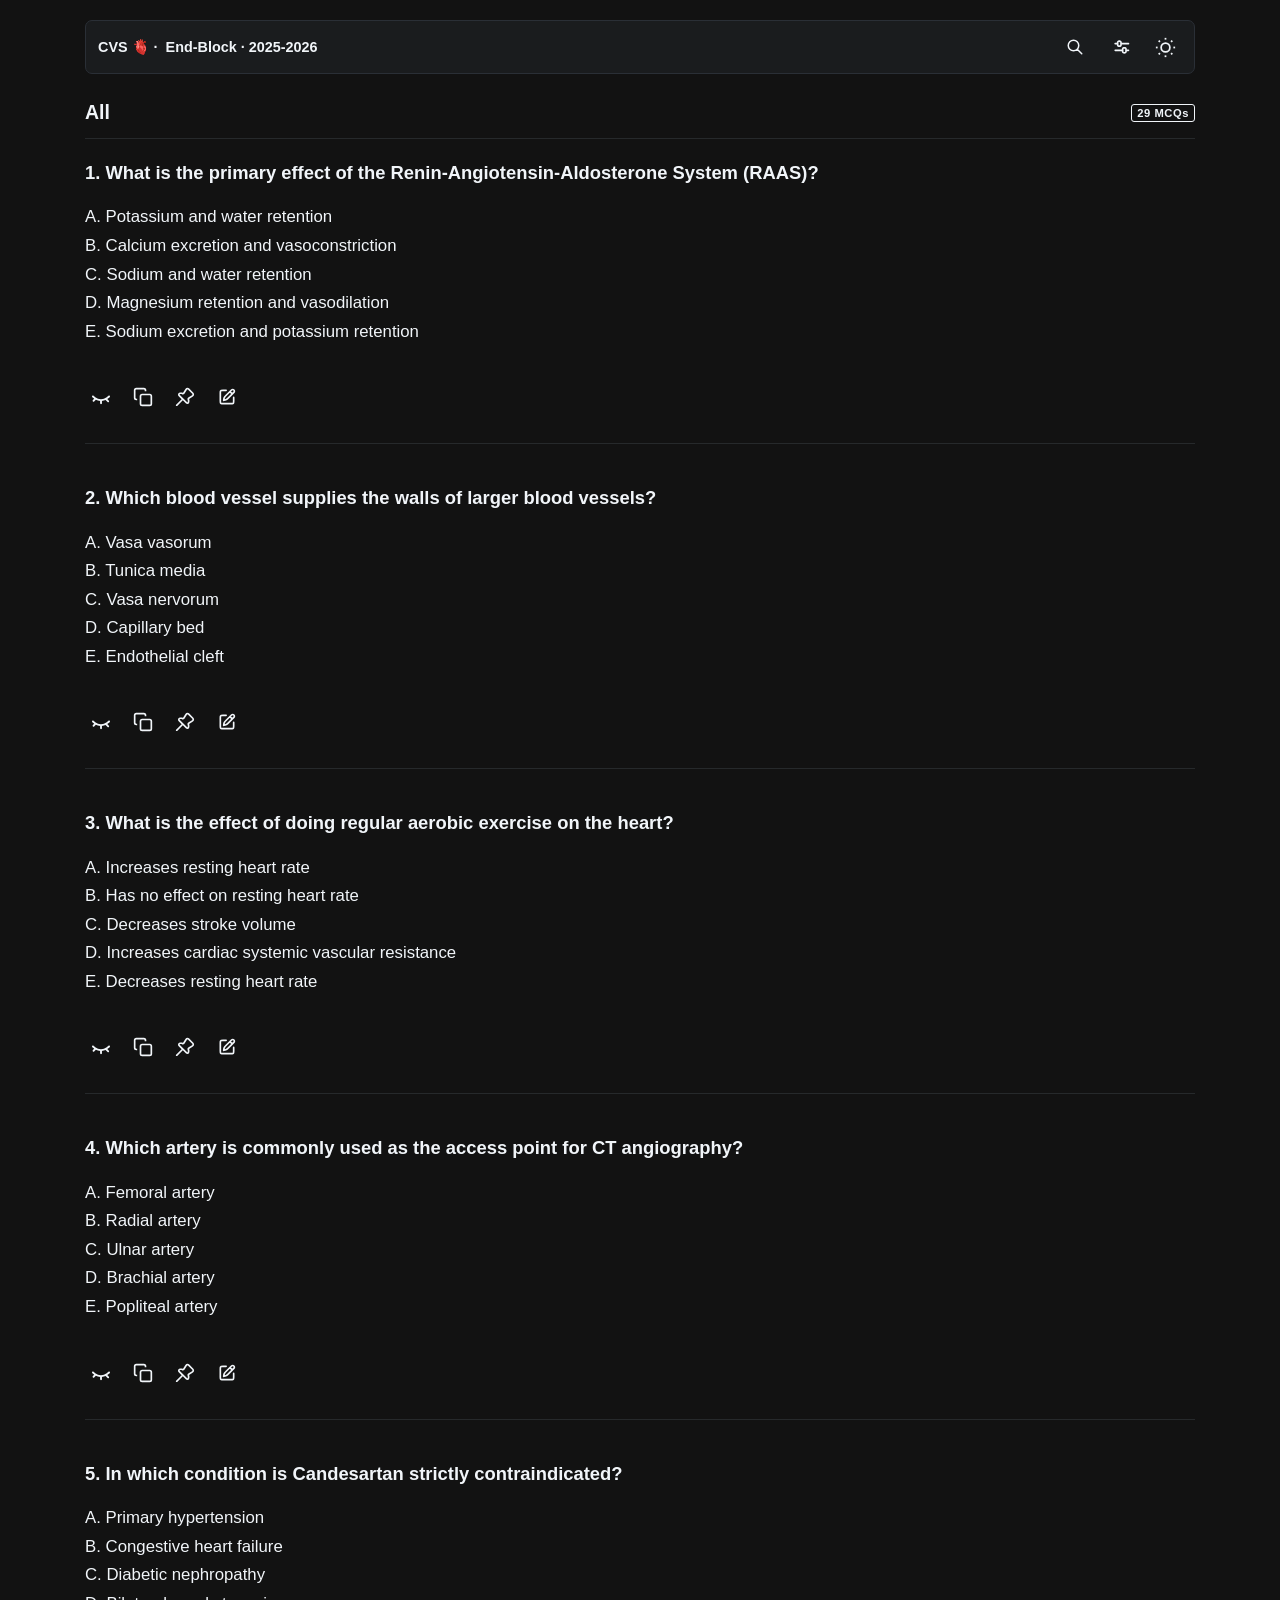
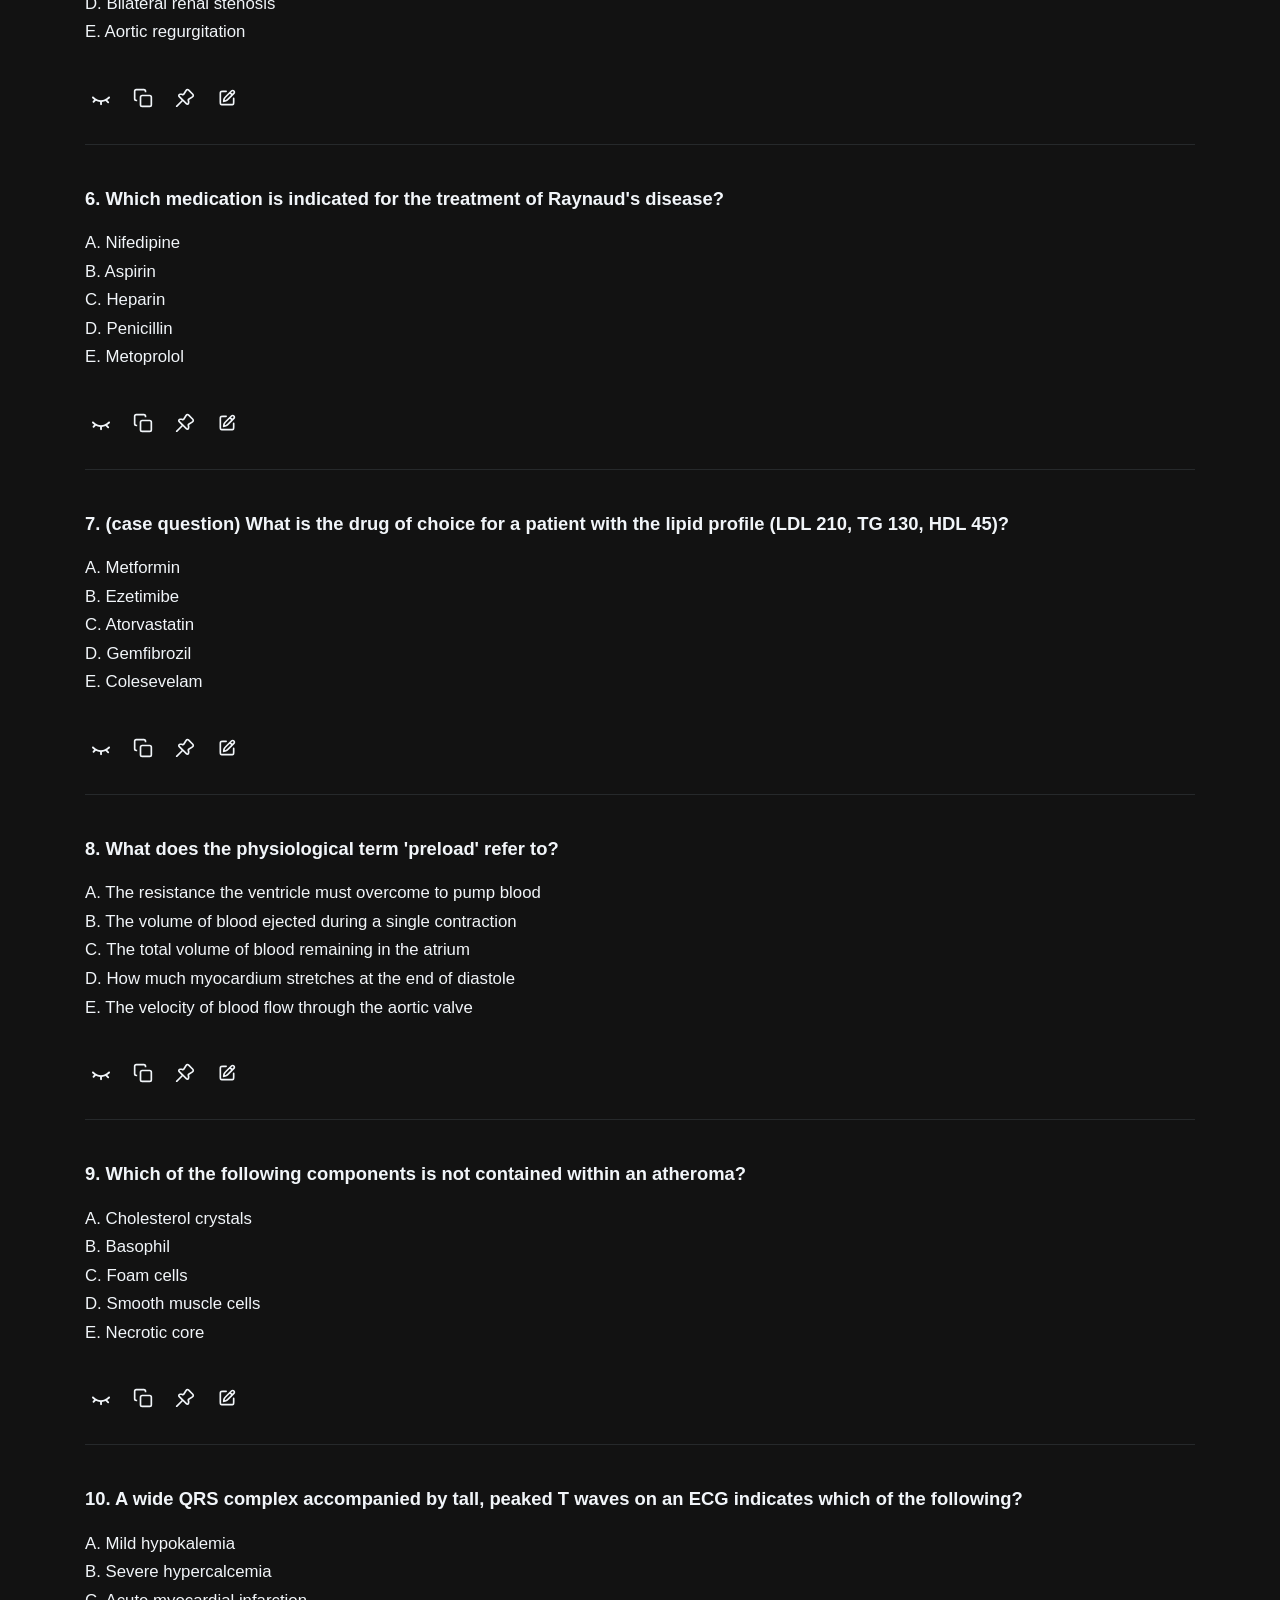
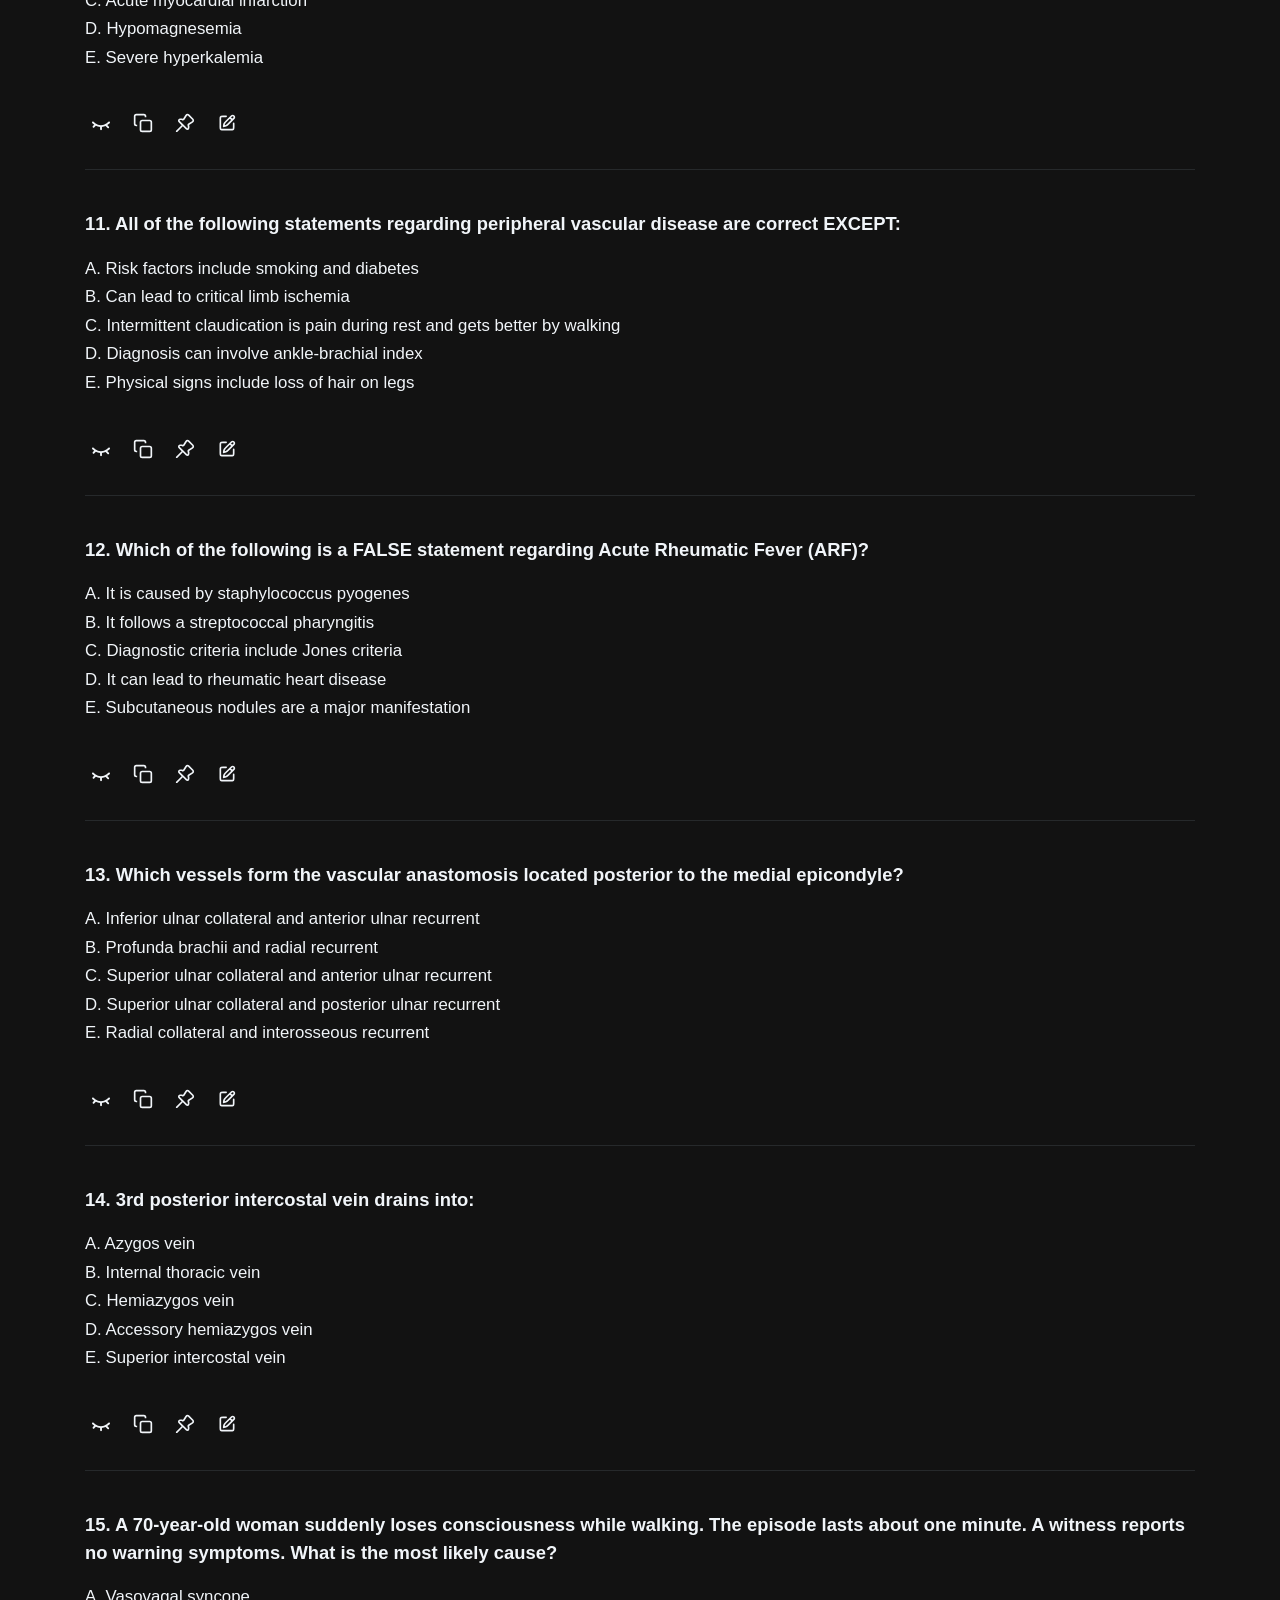
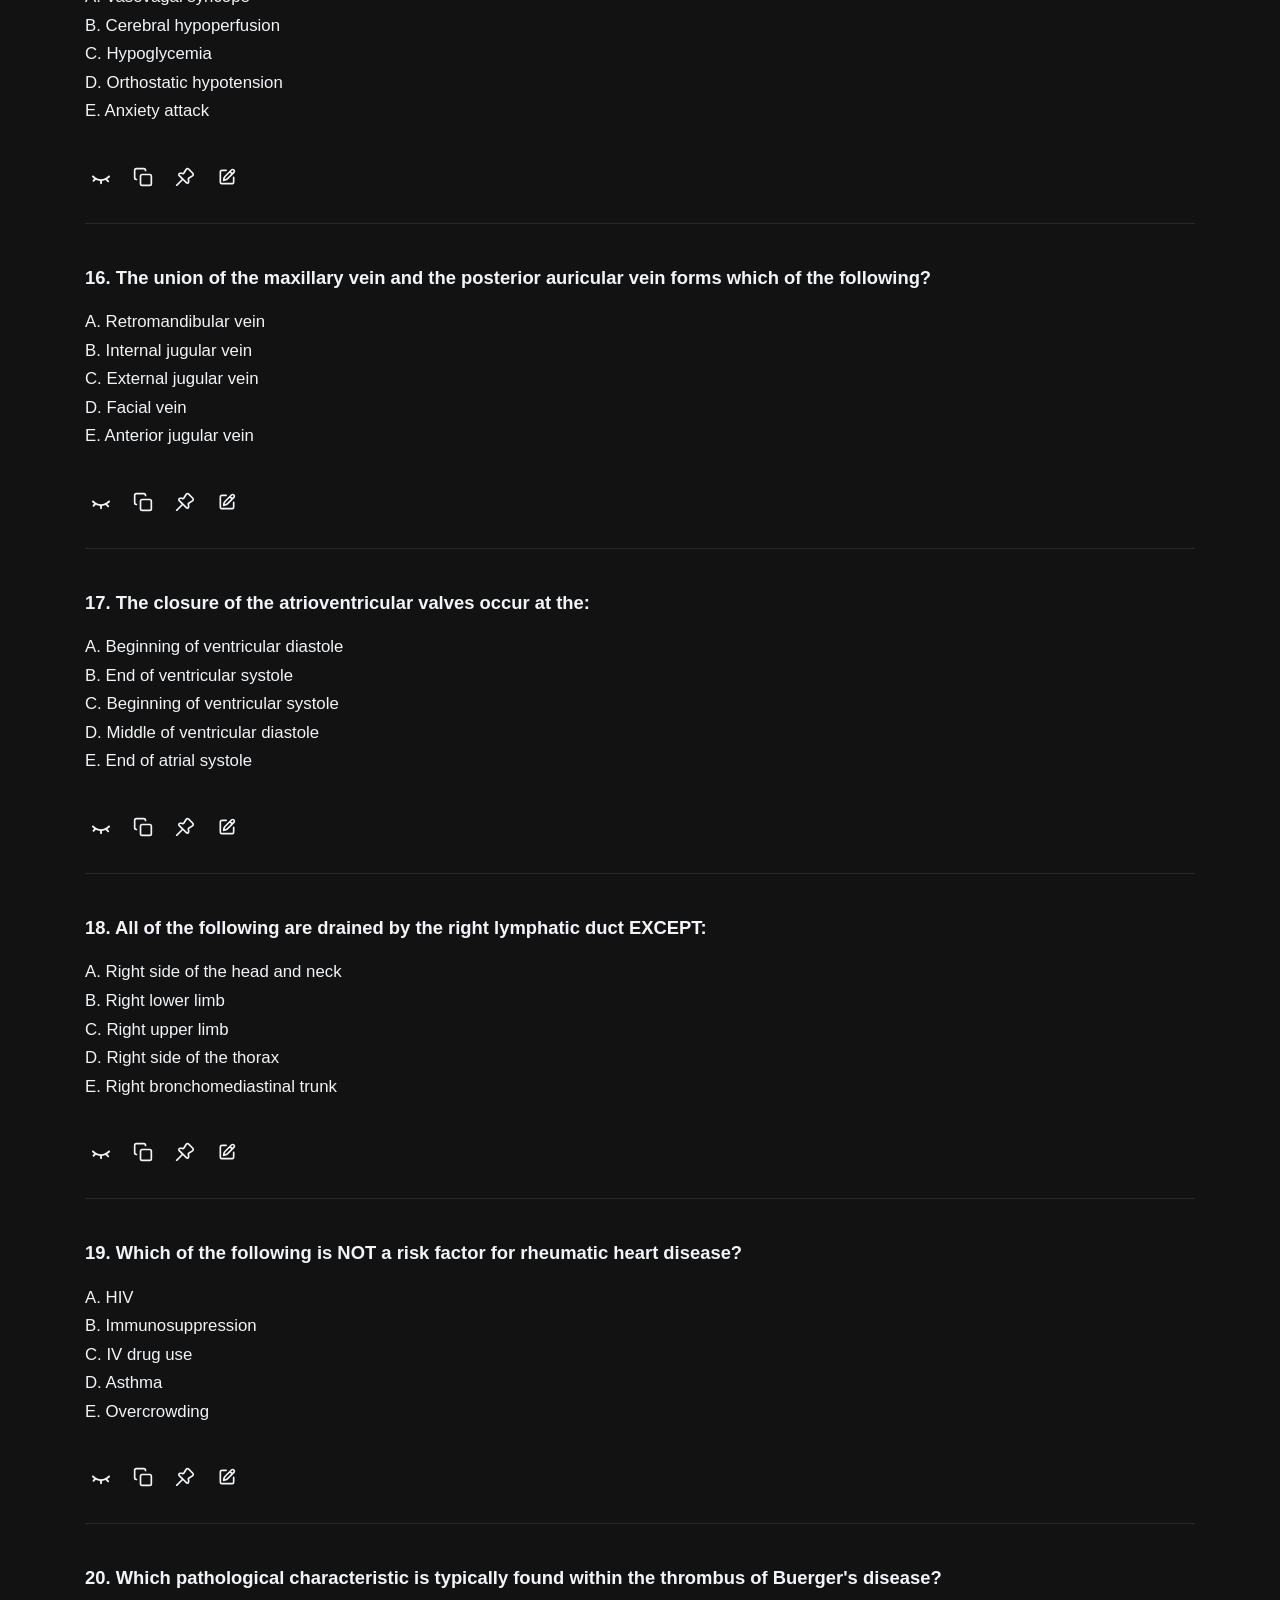
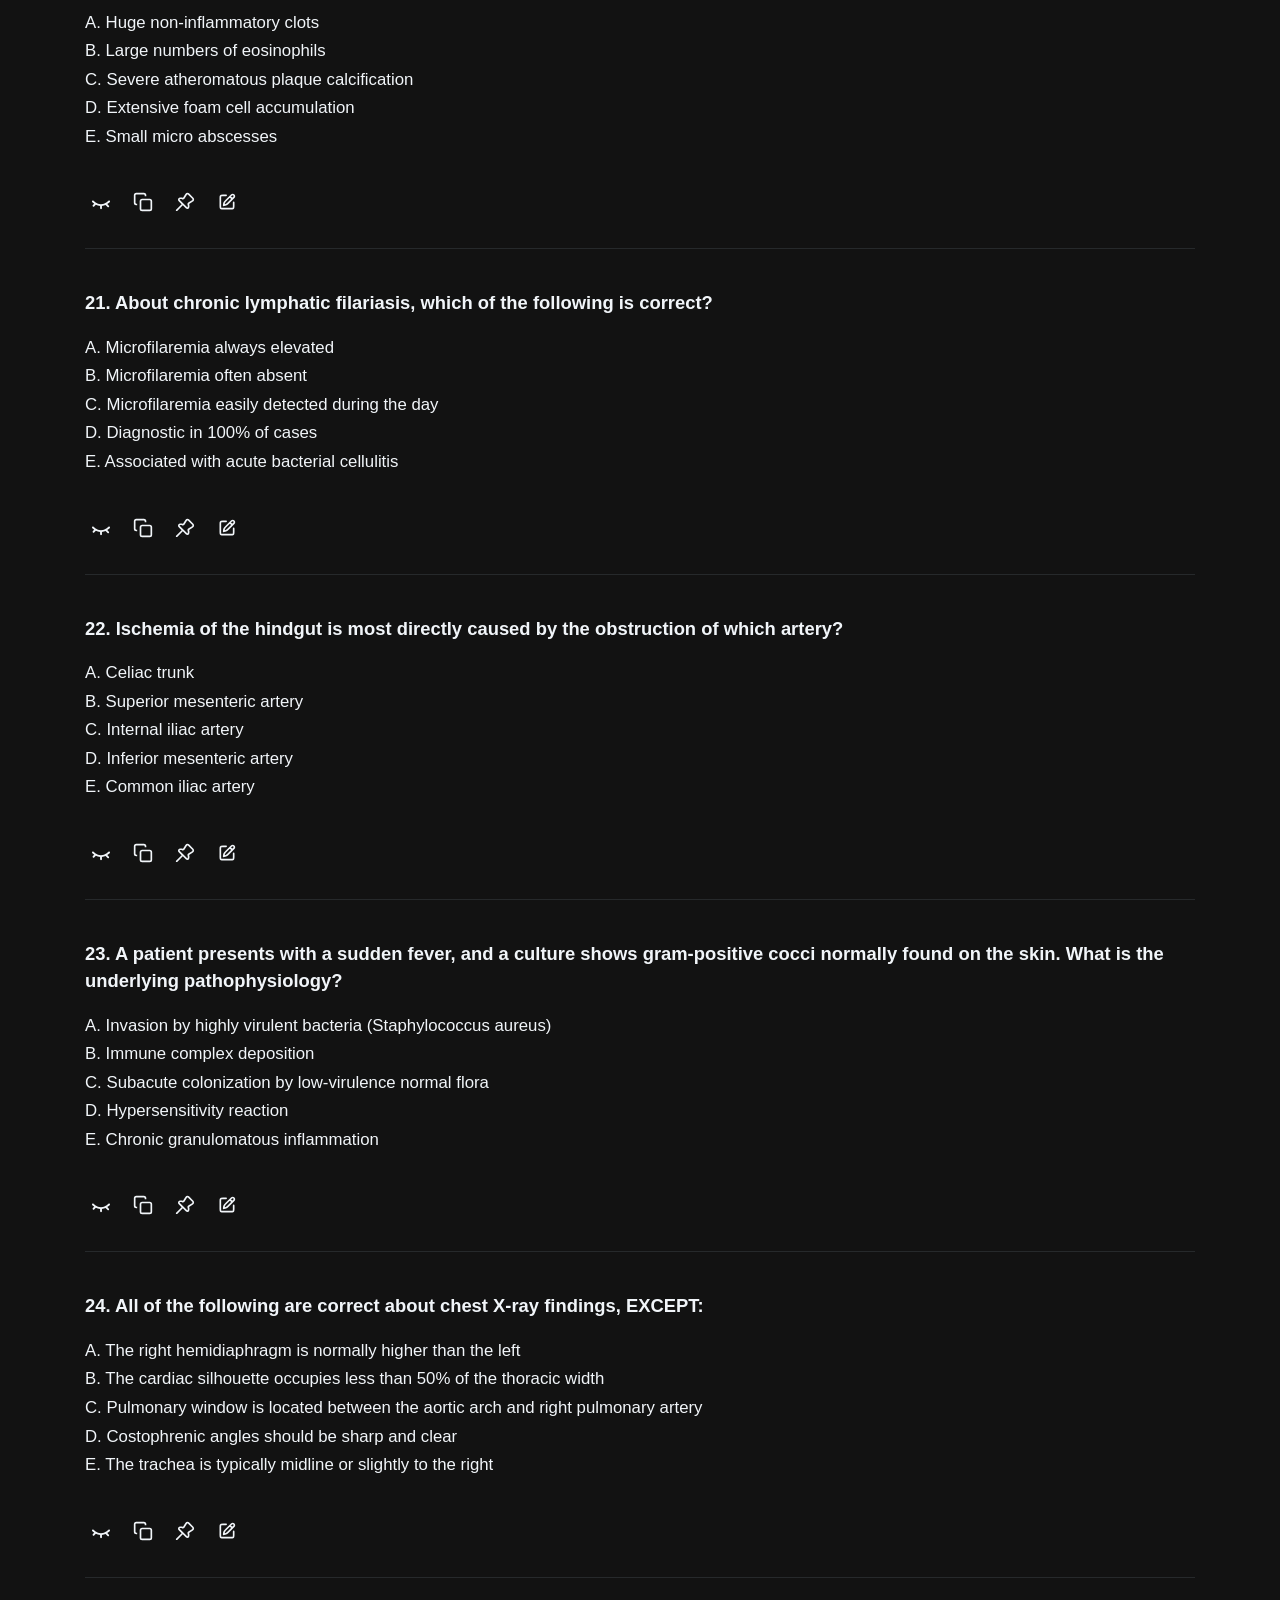
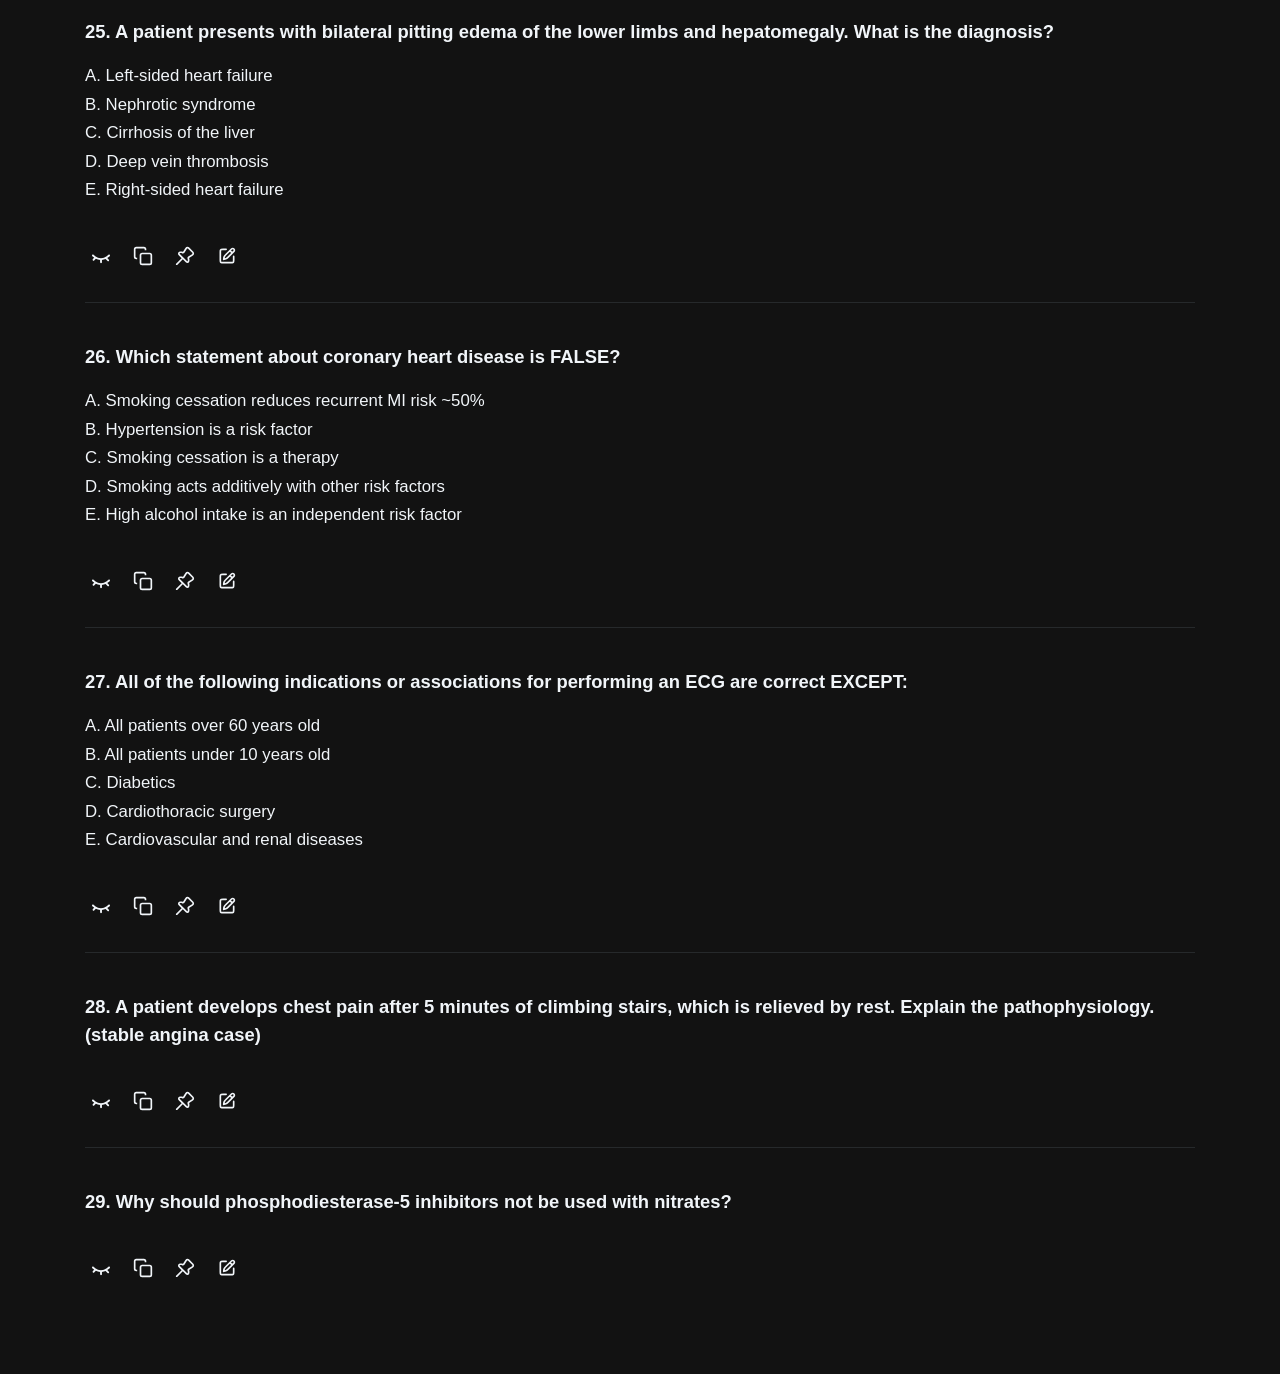
<file: CVS_End-Block_Theory_2025-2026.html>
<!DOCTYPE html>
<html lang="en">
<head>
    <meta charset="UTF-8">
    <meta name="viewport" content="width=device-width, initial-scale=1.0">
    <title>CVS_End-Block_Theory_2025-2026</title>

    <style>
       :root {
            --bg-body: #121212;
            --text-main: #f1f5f9;
            --text-opts: #f1f5f9;
            --header-bg: #f1f5f9;
            --header-text: #0f172a;
            --border-color: #26292b;
            --input-bg: #1a1c1e;
            --input-border: #2a2f36;
            --ans-bg: #1e293b;
            --ans-text: #f0cf6a;
            --filter-bg: transparent;
            --correct-color: #f0cf6a;
            --btn-bg: #f8fafc; 
            --btn-text: #0f172a;
            --opts-bg: #1a1c1e;
            --icon-hover-bg: rgba(255,255,255,0.08);
        }

        [data-theme="light"] {
            --bg-body: #ffffff;
            --text-main: #000000;
            --text-opts: #333333;
            --header-bg: #333333;
            --header-text: #ffffff;
            --border-color: #e0e0e0;
            --input-bg: #fcfcfc;
            --input-border: #cccccc;
            --ans-bg: #eef6e4;
            --ans-text: #2e7d32;
            --filter-bg: transparent;
            --correct-color: #2e7d32;
            --btn-bg: #52525b; 
            --btn-text: #ffffff;
            --opts-bg: #eef6e4;
            --icon-hover-bg: rgba(0,0,0,0.06);
        }

        
        @media print {
            body * {
                visibility: hidden !important;
            }
            body::before {
                content: "Printing is disabled for this document.";
                visibility: visible;
                display: block;
                text-align: center;
                margin-top: 40vh;
                font-size: 1.2rem;
            }
        }

        body {
            -webkit-user-select: none;
            user-select: none;
            -webkit-tap-highlight-color: transparent;
            background-color: var(--bg-body);
            color: var(--text-main);
            font-family: -apple-system, BlinkMacSystemFont, "Segoe UI", Roboto, sans-serif;
            margin: 0;
            display: flex;
            justify-content: center;
            transition: background-color 0.3s ease;
            overflow-x: hidden;
        }

          .theme-toggle,
        .subject-toggle,
        .subject-dropdown-item,
        .eye-btn,
        .icon-btn,
        .copy-btn,
        .pin-btn,
        .draw-btn,
        .answer-text,
        .lecture-select-btn,
        .lecture-dropdown-item,
        .search-toggle-btn,
        .search-close-btn,
        button {
            -webkit-tap-highlight-color: transparent;
        }

        /* Show the hand/pointer cursor on every clickable control so it
           doesn't fall back to the default Windows arrow on hover */
        button,
        .theme-toggle,
        .subject-toggle,
        .subject-dropdown-item,
        .eye-btn,
        .icon-btn,
        .copy-btn,
        .pin-btn,
        .draw-btn,
        .lecture-select-btn,
        .lecture-dropdown-item,
        .search-toggle-btn,
        .search-close-btn {
            cursor: pointer;
        }

        .container {
            width: 100%;
            max-width: 1150px;
            padding: 20px;
            box-sizing: border-box;
        }

        .header { 
            text-align: center; 
            margin-bottom: 15px;
            background-color: var(--input-bg);
            border: 1px solid var(--input-border);
            color: var(--text-main);
            padding: 8px 12px;
            min-height: 28px;
            border-radius: 7px;
            display: flex;
            justify-content: space-between;
            align-items: center;
            box-sizing: border-box;
            transition: all 0.2s ease;
        }

        .header-title-wrap {
            display: flex;
            align-items: center;
            gap: 12px;
            flex: 1;
            min-width: 0;
        }

        .header-title {
            font-size: 0.90rem;
            font-weight: 800;
            color: var(--text-main);
            white-space: nowrap;
            overflow: hidden;
            text-overflow: ellipsis;
        }

        @media (max-width: 480px) {
            .header {
                align-items: center;
            }
            .header-title-wrap {
                align-items: center;
            }
            .header-title {
                font-size: 0.80rem;
                white-space: normal;
                overflow: visible;
                text-overflow: clip;
                word-break: break-word;
                line-height: 1.4;
                text-align: left;
            }
            .title-line1,
            .title-line2 {
                display: block;
            }
            .title-sep-2 {
                display: none;
            }
        }

        .header-actions {
            display: flex;
            align-items: center;
            gap: 10px;
            flex-shrink: 0;
        }

        .icon-divider {
            width: 1px;
            height: 24px;
            background-color: var(--input-border);
            flex-shrink: 0;
        }

        /* Remove the divider lines between the search / subject / theme
           icons in the header, without affecting the one used in the
           active-search state (between the search box and close button). */
        #header-normal-right .icon-divider {
            display: none;
        }

        .controls-row { display: flex; gap: 12px; margin-bottom: 10px; }

        .search-wrapper {
            position: relative;
            flex: 1;
            display: flex;
            align-items: center;
        }

        .search-wrapper svg {
            position: absolute;
            left: 12px;
            color: var(--text-opts);
            z-index: 1;
        }

        #search-input {
            width: 100%;
            padding: 8px 10px 8px 40px;
            font-size: 1rem;
            border: none;
            background-color: transparent;
            color: var(--text-main);
            border-radius: 7px;
            outline: none;
        }

        .theme-toggle {
            background-color: transparent;
            border: none;
            color: var(--text-main);
            width: 33px;
            height: 33px;
            border-radius: 7px;
            display: flex;
            align-items: center;
            justify-content: center;
            transition: all 0.3s;
            flex-shrink: 0;
        }

        .search-toggle-btn {
            background-color: transparent;
            border: none;
            color: var(--text-main);
            width: 36px;
            height: 36px;
            border-radius: 7px;
            display: flex;
            align-items: center;
            justify-content: center;
            transition: all 0.3s;
            flex-shrink: 0;
        }

        .theme-toggle:hover,
        .search-toggle-btn:hover,
        .subject-toggle:hover {
            background-color: var(--icon-hover-bg);
        }

        /* Takeover styles */
        .search-takeover-wrap {
            display: none;
            width: 100%;
            align-items: center;
        }

        .search-takeover-wrap.open {
            display: flex;
        }

        .search-close-btn {
            background-color: transparent;
            border: none;
            color: var(--text-main);
            width: 36px;
            height: 36px;
            border-radius: 7px;
            display: flex;
            align-items: center;
            justify-content: center;
            transition: all 0.3s;
            flex-shrink: 0;
        }

        .search-close-btn:hover {
    background-color: rgba(255,255,255,0.08);
}

[data-theme="light"] .search-close-btn:hover {
    background-color: rgba(0,0,0,0.06);
}

.search-close-btn:focus {
    outline: none;
}

        /* Subject picker dropdown */
        .subject-toggle-wrapper {
            position: relative;
            display: inline-block;
        }

        .subject-toggle {
            background-color: transparent;
            border: none;
            color: var(--text-main);
            width: 36px;
            height: 36px;
            border-radius: 7px;
            display: flex;
            align-items: center;
            justify-content: center;
            transition: all 0.3s;
            flex-shrink: 0;
        }

        .subject-toggle svg {
            stroke: none !important;
            fill: var(--text-main);
            pointer-events: none;
        }

        .subject-toggle.dropdown-open {
            border-color: rgba(255,255,255,0.3);
            background: rgba(40, 42, 45, 0.9);
        }

        .subject-toggle.dropdown-open svg { fill: var(--text-main); }

        [data-theme="light"] .subject-toggle.dropdown-open {
            border-color: #121212;
            background: rgba(255,255,255,1);
        }

        .subject-dropdown {
            position: absolute;
            top: calc(100% + 8px);
            right: 0;
            background: #111111;
            border: 1px solid rgba(255,255,255,0.13);
            border-radius: 14px;
            overflow: hidden;
            min-width: 210px;
            z-index: 9999;
            opacity: 0;
            pointer-events: none;
            transform: translateY(-6px) scale(0.97);
            transition: opacity 0.22s ease, transform 0.22s ease;
            box-shadow: 0 16px 48px rgba(0,0,0,0.65);
        }

        .subject-dropdown.open {
            opacity: 1;
            transform: translateY(0) scale(1);
            pointer-events: all;
        }

        [data-theme="light"] .subject-dropdown {
            background: #ffffff;
            border-color: rgba(0,0,0,0.13);
            box-shadow: 0 16px 48px rgba(0,0,0,0.15);
        }

        .subject-dropdown-header {
            padding: 10px 10px 10px 16px;
            font-size: 0.72rem;
            font-weight: 700;
            color: #555;
            letter-spacing: 0.09em;
            text-transform: uppercase;
            border-bottom: 1px solid rgba(255,255,255,0.08);
            display: flex;
            align-items: center;
            justify-content: space-between;
            text-align: left;
        }

        [data-theme="light"] .subject-dropdown-header {
            border-bottom-color: rgba(0,0,0,0.08);
            color: #999;
        }

        /* Cap the list to ~8 rows tall (incl. All); the rest scrolls inside
           the dropdown, and overscroll-behavior stops that scroll from
           chaining into the page once it reaches the end. */
        .subject-dropdown-items {
            max-height: 348px;
            overflow-y: auto;
            overscroll-behavior: contain;
            scrollbar-width: thin;
            scrollbar-color: rgba(255,255,255,0.25) transparent;
        }

        [data-theme="light"] .subject-dropdown-items {
            scrollbar-color: rgba(0,0,0,0.25) transparent;
        }

        .subject-dropdown-items::-webkit-scrollbar {
            width: 6px;
        }

        .subject-dropdown-items::-webkit-scrollbar-track {
            background: transparent;
        }

        .subject-dropdown-items::-webkit-scrollbar-thumb {
            background-color: rgba(255,255,255,0.25);
            border-radius: 6px;
        }

        [data-theme="light"] .subject-dropdown-items::-webkit-scrollbar-thumb {
            background-color: rgba(0,0,0,0.25);
        }

        .subject-dropdown-item {
            display: flex;
            align-items: center;
            gap: 11px;
            padding: 13px 16px;
            font-size: 0.88rem;
            font-weight: 700;
            color: #aaa;
            transition: background 0.15s ease, color 0.15s ease;
            user-select: none;
            text-align: left;
            white-space: nowrap;
        }

        [data-theme="light"] .subject-dropdown-item { color: #666; }

        .subject-dropdown-item:not(:last-child) {
            border-bottom: 1px solid rgba(255,255,255,0.06);
        }

        [data-theme="light"] .subject-dropdown-item:not(:last-child) {
            border-bottom-color: rgba(0,0,0,0.06);
        }

        .subject-dropdown-item:hover {
            background: rgba(255,255,255,0.06);
            color: #e2e8f0;
        }

        [data-theme="light"] .subject-dropdown-item:hover {
            background: rgba(0,0,0,0.04);
            color: #111;
        }

        .subject-dropdown-item.selected { color: #f1f5f9; }

        [data-theme="light"] .subject-dropdown-item.selected { color: #111; }

        .filter-option-dot {
            width: 8px;
            height: 8px;
            border-radius: 50%;
            border: 1.5px solid rgba(255,255,255,0.25);
            flex-shrink: 0;
            transition: background 0.15s ease, border-color 0.15s ease;
        }

        [data-theme="light"] .filter-option-dot { border-color: rgba(0,0,0,0.2); }

        .subject-dropdown-item.selected .filter-option-dot {
            background: #f1f5f9;
            border-color: #f1f5f9;
        }

        [data-theme="light"] .subject-dropdown-item.selected .filter-option-dot {
            background: #111;
            border-color: #111;
        }

        .controls-row { position: relative; }

        .lecture-select-wrapper {
            position: relative;
            display: flex;
            align-items: center;
            min-width: 0;
            flex: 1 1 auto;
        }

        .lecture-select-btn {
            background: transparent;
            border: none;
            display: flex;
            align-items: center;
            gap: 6px;
            min-width: 0;
            max-width: 100%;
            padding: 4px 6px;
            margin: -4px -6px;
            border-radius: 6px;
            transition: background-color 0.2s ease;
        }

        .lecture-select-btn:hover {
            background-color: rgba(255,255,255,0.06);
        }

        [data-theme="light"] .lecture-select-btn:hover {
            background-color: rgba(0,0,0,0.04);
        }

        .lecture-chevron {
            flex-shrink: 0;
            color: var(--text-main);
            transition: transform 0.2s ease;
            position: relative;
            top: 2px;
        }

        .lecture-select-btn.dropdown-open .lecture-chevron {
            transform: rotate(180deg);
        }

        .lecture-dropdown {
            position: absolute;
            top: calc(100% + 13px);
            left: 0;
            background: #111111;
            border: 1px solid rgba(255,255,255,0.13);
            border-radius: 14px;
            overflow: hidden;
            width: 290px;
            max-width: 80vw;
            z-index: 50;
            opacity: 0;
            pointer-events: none;
            transform: translateY(-6px) scale(0.97);
            transition: opacity 0.22s ease, transform 0.22s ease;
            box-shadow: 0 16px 48px rgba(0,0,0,0.65);
        }

        

        .lecture-dropdown.open {
            opacity: 1;
            transform: translateY(0) scale(1);
            pointer-events: all;

        }

        [data-theme="light"] .lecture-dropdown {
            background: #ffffff;
            border-color: rgba(0,0,0,0.13);
            box-shadow: 0 16px 48px rgba(0,0,0,0.15);
        }

        .lecture-dropdown-header {
            padding: 10px 10px 10px 16px;
            font-size: 0.70rem;
            font-weight: 700;
            letter-spacing: 0.09em;
            text-transform: uppercase;
            color: #777;
            text-align: left;
            border-bottom: 1px solid rgba(255,255,255,0.13);
            display: flex;
            align-items: center;
            justify-content: space-between;
        }

        [data-theme="light"] .lecture-dropdown-header {
            color: #999;
            border-bottom-color: rgba(0,0,0,0.13);
        }

        .dropdown-close-btn {
            display: flex;
            align-items: center;
            justify-content: center;
            width: 24px;
            height: 24px;
            padding: 0;
            border: none;
            border-radius: 6px;
            background: transparent;
            color: #888;
            flex-shrink: 0;
            transition: background-color 0.15s ease, color 0.15s ease;
        }

        .dropdown-close-btn svg {
            width: 13px;
            height: 13px;
            pointer-events: none;
        }

        .dropdown-close-btn:hover {
            background-color: rgba(255,255,255,0.1);
            color: #f1f5f9;
        }

        [data-theme="light"] .dropdown-close-btn:hover {
            background-color: rgba(0,0,0,0.06);
            color: #111;
        }

        /* Cap the list to ~7 rows tall; anything beyond that scrolls
           inside the dropdown instead of growing the page. */
        .lecture-dropdown-items {
            max-height: 329px;
            overflow-y: auto;
            overscroll-behavior: contain;
            scrollbar-width: thin;
            scrollbar-color: rgba(255,255,255,0.25) transparent;
        }

        [data-theme="light"] .lecture-dropdown-items {
            scrollbar-color: rgba(0,0,0,0.25) transparent;
        }

        .lecture-dropdown-items::-webkit-scrollbar {
            width: 6px;
        }

        .lecture-dropdown-items::-webkit-scrollbar-track {
            background: transparent;
        }

        .lecture-dropdown-items::-webkit-scrollbar-thumb {
            background-color: rgba(255,255,255,0.25);
            border-radius: 6px;
        }

        [data-theme="light"] .lecture-dropdown-items::-webkit-scrollbar-thumb {
            background-color: rgba(0,0,0,0.25);
        }

        .lecture-dropdown-item {
            display: flex;
            align-items: flex-start;
            gap: 11px;
            padding: 13px 16px;
            font-size: 0.88rem;
            font-weight: 700;
            color: #aaa;
            transition: background 0.15s ease, color 0.15s ease;
            user-select: none;
            text-align: left;
        }

        [data-theme="light"] .lecture-dropdown-item { color: #666; }

        .lecture-dropdown-item:not(:last-child) {
            border-bottom: 1px solid rgba(255,255,255,0.06);
        }

        [data-theme="light"] .lecture-dropdown-item:not(:last-child) {
            border-bottom-color: rgba(0,0,0,0.06);
        }

        .lecture-dropdown-item:hover {
            background: rgba(255,255,255,0.06);
            color: #e2e8f0;
        }

        [data-theme="light"] .lecture-dropdown-item:hover {
            background: rgba(0,0,0,0.04);
            color: #111;
        }

        .lecture-dropdown-item.selected { color: #f1f5f9; }

        [data-theme="light"] .lecture-dropdown-item.selected { color: #111; }

        .lecture-item-text {
            flex: 1;
            min-width: 0;
            line-height: 1.4;
            white-space: normal;
            word-break: break-word;
            padding-top: 1px;
        }

        .lecture-dot {
            width: 8px;
            height: 8px;
            margin-top: 5px;
            border-radius: 50%;
            border: 1.5px solid rgba(255,255,255,0.25);
            flex-shrink: 0;
            transition: background 0.15s ease, border-color 0.15s ease;
        }

        [data-theme="light"] .lecture-dot { border-color: rgba(0,0,0,0.2); }

        .lecture-dropdown-item.selected .lecture-dot {
            background: #f1f5f9;
            border-color: #f1f5f9;
        }

        [data-theme="light"] .lecture-dropdown-item.selected .lecture-dot {
            background: #111;
            border-color: #111;
        }

        .divider { border: none; margin-bottom: 12px; }

        .q-block {
            position: relative;
            margin-bottom: 40px;
            border-bottom: 1px solid var(--border-color);
            padding-bottom: 30px;
        }

        .q-block:last-child { border-bottom: none; }
        .q-text { font-size: 1.15rem; font-weight: 600; margin-bottom: 12px; line-height: 1.5; }
        .opts { list-style-type: none; padding: 0; line-height: 1.7; font-size: 1.05rem; color: var(--text-opts); margin-bottom: 15px; }

        .ans-row {
            display: flex;
            justify-content: space-between;
            align-items: center;
            flex-wrap: wrap;
            gap: 10px;
        }

        .ans-row--multi {
            flex-direction: column;
            align-items: flex-start;
            justify-content: flex-start;
            gap: 8px;
        }
        
        .ans-btn:hover {
            opacity: 0.9;
        }
        .ans-btn:active {
            transform: scale(0.98);
        }

        .ans-btn.revealed {
            background-color: var(--ans-bg);
            color: var(--ans-text);
            padding: 7px 12px;
            font-size: 16px;
            white-space: pre-line;
            text-align: left;
        }

        mark { background-color: #f0cf6a; color: #000; }
        .opts li.correct-option { color: var(--correct-color); font-weight: 650; background-color: var( --opts-bg); display: inline-block; padding: 0 7px 0 1px; border-radius: 4px;}
        
        .section-heading {
            display: flex;
            flex-direction: column;
            gap: 10px;
            padding-bottom: 14px;
            margin-bottom: 20px;
            border-bottom: 1px solid var(--border-color);
        }

        .section-heading-row {
            display: flex;
            justify-content: space-between;
            align-items: center;
            gap: 16px;
        }

        /* Optional small note shown under the "All" heading on first open,
           above the divider line. Not every file needs one — to remove it,
           just clear the CONTENT_NOTE constant near the top of the script
           (or delete it). */
        .section-note {
            font-size: 0.80rem;
            font-weight: 400;
            line-height: 1.5;
            color: #999;
        }

        [data-theme="light"] .section-note {
            color: #9a9a9a;
        }

        .no-results {
            text-align: center;
            padding: 60px 20px;
            color: var(--text-opts);
            font-size: 1.15rem;
            font-weight: 500;
            opacity: 0.6;
            box-sizing: border-box;
            width: 100%;
            display: block; 
        }

        .section-heading-title {
            font-size: 1.10rem;
            font-weight: 700;
            color: var(--text-main);
            min-width: 0;
            overflow: hidden;
            text-overflow: ellipsis;
            white-space: nowrap;
        }

        /* Two versions of the lecture/subject name are rendered together:
           .label-full (complete text, used on larger screens) and
           .label-short (hard-capped to 25 characters + "…", used on small
           screens). Only one is shown at a time via the media query below. */
        .label-short { display: none; }

        /* Subject names (e.g. "Microbiology 🦠") are shown a bit larger
           than individual lecture names (e.g. "Trachea, bronch..."). */
        .section-heading-title.subject-title {
            font-size: 1.22rem;
        }

        .mcq-count-badge {
            font-size: 0.70rem;
            font-weight: 700;
            color: var(--text-main);
            border: 1px solid var(--text-main);
            padding: 2px 5px;
            border-radius: 3px;
            letter-spacing: 0.05em;
            white-space: nowrap;
            flex-shrink: 0;
        }

        @media (max-width: 480px) {
            .section-heading-title {
                font-size: 1rem;
            }
            .section-heading-title.subject-title {
                font-size: 1.12rem;
            }
            .label-full { display: none; }
            .label-short { display: inline; }
        }

        /* Eye / Copy / Pin icon buttons */
        .ans-row {
            justify-content: flex-start !important;
            position: relative;
            z-index: 10;
        }

        .icon-btn, .eye-btn {
            background: transparent;
            border: none;
            display: inline-flex;
            align-items: center;
            justify-content: center;
            color: var(--text-main);
            padding: 6px;
            border-radius: 6px;
            transition: background-color 0.2s ease, opacity 0.2s ease, color 0.2s ease;
            margin-top: 20px;
        }

        .icon-btn:hover, .eye-btn:hover {
            background-color: var(--icon-hover-bg);
        }

        .icon-btn svg, .eye-btn svg {
            width: 20px;
            height: 20px;
            display: block;
            fill: currentColor;
        }

        .eye-btn svg.icon-eye-open {
            width: 22px;
            height: 22px;
        }

        .eye-btn[data-revealed="true"] {
            color: var(--correct-color);
        }

        .pin-btn[data-pinned="true"] {
             color: var(--correct-color);
        }

        .eye-part-row {
            display: flex;
            align-items: center;
            gap: 8px;
        }

        .eye-part-label {
            font-size: 0.75rem;
            font-weight: 700;
            color: var(--text-opts);
            opacity: 0.7;
            min-width: 12px;
            text-align: center;
        }

        .answer-text {
            display: none;
            width: 100%;
            box-sizing: border-box;
            background-color: var(--opts-bg);
            color: var(--correct-color);
            font-weight: 800;
            font-size: 15px;
            padding: 7px 12px;
            border-radius: 5px;
            white-space: pre-line;
        }

        .case-block .answer-text {
            width: auto;
            max-width: 100%;
            white-space: pre-line;
            text-align: left;
            margin-top: 10px;
        }

        .copy-wrap {
            position: relative;
            display: inline-flex;
        }

        .copy-btn svg {
            transition: opacity 0.15s ease, transform 0.15s ease;
        }

        .copy-btn.copied {
            color: var(--correct-color);
        }

        .copy-btn.copied svg {
            animation: copy-check-pop 0.3s ease;
        }

        @keyframes copy-check-pop {
            0% { transform: scale(0.6); opacity: 0; }
            60% { transform: scale(1.15); opacity: 1; }
            100% { transform: scale(1); opacity: 1; }
        }

        /* Multi-case questions (e.g. Q29 style) */
        .case-block {
            position: relative;
            margin-top: 14px;
            padding-top: 10px;
        }

        .case-block:first-of-type {
            margin-top: 16px;
        }

        .case-eye-row {
            margin-top: 2px;
        }

        .case-eye-row .eye-btn {
            margin-top: 6px;
        }

        /* Case questions (Q21, Q22): the reveal button itself turns into
           the answer box, instead of showing an open-eye icon plus a
           separate answer box. */
        .case-eye-row .eye-btn.case-answer-revealed {
            display: block;
            width: auto;
            max-width: 100%;
            background-color: var(--opts-bg);
            color: var(--correct-color);
            font-weight: 800;
            font-size: 15px;
            padding: 7px 12px;
            border-radius: 5px;
            white-space: pre-line;
            text-align: left;
            cursor: pointer;
        }

        .case-actions-row {
            display: flex;
            align-items: center;
            gap: 10px;
            margin-top: 16px;
            padding-top: 14px;
            border-top: 1px dashed var(--border-color);
            position: relative;
            z-index: 10;
        }

        .case-actions-row .icon-btn {
            margin-top: 0;
        }

        .case-text {
            font-size: 1.02rem;
            font-weight: 600;
            margin-bottom: 10px;
            line-height: 1.5;
        }

        
        .draw-overlay {
            position: absolute;
            top: 0;
            left: 0;
            width: 100%;
            height: 100%;
            z-index: 5;
            pointer-events: none;
            touch-action: none;
        }

        .draw-overlay.draw-overlay--outer {
            top: -40px;
            height: calc(100% + 40px);
        }

        .draw-overlay.active {
            pointer-events: auto;
            cursor: crosshair;
            touch-action: none;
        }

        /* While any question's drawing mode is on, block page scrolling so a
           stylus/finger stroke never gets interpreted as a scroll gesture.
           Buttons remain clickable since taps don't trigger this. */
        html.drawing-lock,
        body.drawing-lock {
            touch-action: none;
            overscroll-behavior: none;
        }

        .draw-overlay .draw-path {
            stroke: #ff0000;
            stroke-width: 3;
            fill: none;
            stroke-linecap: round;
            stroke-linejoin: round;
        }

    </style>

</head>

<body oncontextmenu="return false;">

<div class="container">
    <div class="header" id="header">
        <!-- NORMAL HEADER STATE -->
        <div cla+ss="header-title-wrap" id="header-normal-left">
            <span class="header-title"><span class="title-line1">CVS 🫀&nbsp;·&nbsp; End-Block</span><span class="title-sep-2">&nbsp;·&nbsp;</span><span class="title-line2">2025-2026</span></span>

        </div>

        <div class="header-actions" id="header-normal-right">
            <button class="search-toggle-btn" id="search-toggle-btn" onclick="toggleSearchBar()" title="Search">
                <svg width="18" height="18" viewBox="0 0 24 24" fill="none" xmlns="http://www.w3.org/2000/svg"><path d="M14.9536 14.9458L21 21M17 10C17 13.866 13.866 17 10 17C6.13401 17 3 13.866 3 10C3 6.13401 6.13401 3 10 3C13.866 3 17 6.13401 17 10Z" stroke="currentColor" stroke-width="2" stroke-linecap="round" stroke-linejoin="round"></path></svg>
            </button>

            <div class="icon-divider"></div>

            <div class="subject-toggle-wrapper">
                <div class="subject-toggle" id="subject-toggle-btn" onclick="toggleSubjectDropdown()" title="Filter by subject">
                    <svg width="20" height="20" viewBox="0 0 24 24" xmlns="http://www.w3.org/2000/svg"><path fill-rule="evenodd" clip-rule="evenodd" d="M9.90693 3.9999C9.93791 3.99996 9.96894 4.00001 10 4.00001C10.0311 4.00001 10.0621 3.99996 10.0931 3.9999C10.4618 3.99929 10.8242 3.99869 11.147 4.08519C12.0098 4.31636 12.6836 4.99023 12.9148 5.85296C13.0013 6.1758 13.0007 6.53821 13.0001 6.90693C13.0001 6.93792 13 6.96895 13 7.00001H21C21.5523 7.00001 22 7.44772 22 8.00001C22 8.55229 21.5523 9.00001 21 9.00001H13C13 9.03107 13.0001 9.0621 13.0001 9.09309C13.0007 9.46181 13.0013 9.82422 12.9148 10.1471C12.6836 11.0098 12.0098 11.6837 11.147 11.9148C10.8242 12.0013 10.4618 12.0007 10.0931 12.0001C10.0621 12.0001 10.0311 12 10 12C9.96894 12 9.93791 12.0001 9.90692 12.0001C9.5382 12.0007 9.17579 12.0013 8.85295 11.9148C7.99022 11.6837 7.31635 11.0098 7.08519 10.1471C6.99868 9.82421 6.99928 9.46181 6.9999 9.09308C6.99995 9.0621 7 9.03106 7 9.00001H5C4.44772 9.00001 4 8.55229 4 8.00001C4 7.44772 4.44772 7.00001 5 7.00001H7C7 6.96895 6.99995 6.93792 6.9999 6.90693C6.99928 6.53821 6.99868 6.1758 7.08519 5.85296C7.31635 4.99023 7.99022 4.31636 8.85295 4.08519C9.17579 3.99869 9.5382 3.99929 9.90693 3.9999ZM9.49861 6.00536C9.39195 6.01022 9.36685 6.01805 9.37059 6.01704C9.19804 6.06328 9.06327 6.19805 9.01704 6.3706C9.0162 6.37411 9.00963 6.40483 9.00535 6.49861C9.00024 6.61064 9 6.75845 9 7.00001V9.00001C9 9.24156 9.00024 9.38937 9.00535 9.5014C9.01021 9.60806 9.01804 9.63315 9.01704 9.62942C9.06327 9.80196 9.19804 9.93674 9.37059 9.98297C9.36685 9.98197 9.39195 9.98979 9.49861 9.99466C9.61063 9.99977 9.75844 10 10 10C10.2416 10 10.3894 9.99977 10.5014 9.99466C10.608 9.98979 10.6331 9.98197 10.6294 9.98297C10.802 9.93674 10.9367 9.80196 10.983 9.62942C10.982 9.63315 10.9898 9.60806 10.9946 9.5014C10.9998 9.38937 11 9.24156 11 9.00001V7.00001C11 6.75845 10.9998 6.61064 10.9946 6.49861C10.9898 6.39196 10.982 6.36686 10.983 6.3706M9.49861 6.00536C9.61063 6.00025 9.75844 6.00001 10 6.00001L9.49861 6.00536ZM10 6.00001C10.2416 6.00001 10.3894 6.00025 10.5014 6.00536L10 6.00001ZM10.5014 6.00536C10.5952 6.00963 10.6259 6.0162 10.6294 6.01704L10.5014 6.00536ZM10.6298 6.01713C10.6298 6.01713 10.6296 6.0171 10.6294 6.01704L10.6298 6.01713ZM15.9069 11.9999C15.9379 12 15.9689 12 16 12C16.0311 12 16.0621 12 16.0931 11.9999C16.4618 11.9993 16.8242 11.9987 17.147 12.0852C18.0098 12.3164 18.6836 12.9902 18.9148 13.853C19.0013 14.1758 19.0007 14.5382 19.0001 14.9069C19.0001 14.9379 19 14.9689 19 15H21C21.5523 15 22 15.4477 22 16C22 16.5523 21.5523 17 21 17H19C19 17.0311 19.0001 17.0621 19.0001 17.0931C19.0007 17.4618 19.0013 17.8242 18.9148 18.1471C18.6836 19.0098 18.0098 19.6837 17.147 19.9148C16.8242 20.0013 16.4618 20.0007 16.0931 20.0001C16.0621 20.0001 16.0311 20 16 20C15.9689 20 15.9379 20.0001 15.9069 20.0001C15.5382 20.0007 15.1758 20.0013 14.853 19.9148C13.9902 19.6837 13.3164 19.0098 13.0852 18.1471C12.9987 17.8242 12.9993 17.4618 12.9999 17.0931C12.9999 17.0621 13 17.0311 13 17H5C4.44772 17 4 16.5523 4 16C4 15.4477 4.44772 15 5 15H13C13 14.969 12.9999 14.9379 12.9999 14.9069C12.9993 14.5382 12.9987 14.1758 13.0852 13.853C13.3164 12.9902 13.9902 12.3164 14.853 12.0852C15.1758 11.9987 15.5382 11.9993 15.9069 11.9999ZM15.4986 14.0054C15.392 14.0102 15.3669 14.018 15.3706 14.017C15.198 14.0633 15.0633 14.1981 15.017 14.3706C15.018 14.3669 15.0102 14.392 15.0054 14.4986C15.0002 14.6106 15 14.7585 15 15V17C15 17.2416 15.0002 17.3894 15.0054 17.5014C15.0102 17.6081 15.018 17.6332 15.017 17.6294C15.0633 17.802 15.198 17.9367 15.3706 17.983C15.3669 17.982 15.392 17.9898 15.4986 17.9947C15.6106 17.9998 15.7584 18 16 18C16.2416 18 16.3894 17.9998 16.5014 17.9947C16.608 17.9898 16.6331 17.982 16.6294 17.983C16.802 17.9367 16.9367 17.802 16.983 17.6294C16.982 17.6332 16.9898 17.6081 16.9946 17.5014C16.9998 17.3894 17 17.2416 17 17V15C17 14.7585 16.9998 14.6106 16.9946 14.4986C16.9898 14.392 16.982 14.3669 16.983 14.3706C16.9367 14.1981 16.802 14.0633 16.6294 14.017C16.6331 14.018 16.608 14.0102 16.5014 14.0054C16.3894 14.0002 16.2416 14 16 14C15.7584 14 15.6106 14.0002 15.4986 14.0054Z"/></svg>
                </div>
                <div class="subject-dropdown" id="subject-dropdown">
                    <div class="subject-dropdown-header">
                        <span>Subject</span>
                        <button type="button" class="dropdown-close-btn" onclick="closeSubjectDropdown()" title="Close" aria-label="Close">
                            <svg viewBox="0 0 24 24" fill="none" stroke="currentColor" stroke-width="2.4" stroke-linecap="round" stroke-linejoin="round"><line x1="18" y1="6" x2="6" y2="18"></line><line x1="6" y1="6" x2="18" y2="18"></line></svg>
                        </button>
                    </div>
                    <div class="subject-dropdown-items">
                    
                 
                 <div class="subject-dropdown-item" data-subject="All" onclick="selectSubjectFilter('All', this)"><span class="filter-option-dot"></span>All</div>
                <div class="subject-dropdown-item" data-subject="Physiology" onclick="selectSubjectFilter('Physiology', this)"><span class="filter-option-dot"></span>Physiology ⚡</div>
               
                  <div class="subject-dropdown-item" data-subject="Anatomy" onclick="selectSubjectFilter('Anatomy', this)"><span class="filter-option-dot"></span>Anatomy 🦴</div>
                <div class="subject-dropdown-item" data-subject="Microbiology" onclick="selectSubjectFilter('Microbiology', this)"><span class="filter-option-dot"></span>Microbiology 🦠</div>
                <div class="subject-dropdown-item" data-subject="Histology" onclick="selectSubjectFilter('Histology', this)"><span class="filter-option-dot"></span>Histology 🫁</div>
                <div class="subject-dropdown-item" data-subject="Community Medicine" onclick="selectSubjectFilter('Community Medicine', this)"><span class="filter-option-dot"></span>Community Medicine 👥</div>
                <div class="subject-dropdown-item" data-subject="Essay Questions" onclick="selectSubjectFilter('Essay Questions', this)"><span class="filter-option-dot"></span>Essay Questions 📝</div>



                </div>
                </div>
            </div>

            <div class="icon-divider"></div>

            <button class="theme-toggle" onclick="toggleTheme()">
                <svg id="theme-icon" width="21" height="21" viewBox="0 0 24 24" fill="none" stroke="currentColor" stroke-width="2">
                    <circle cx="12" cy="12" r="5"></circle><line x1="12" y1="1" x2="12" y2="3"></line><line x1="12" y1="21" x2="12" y2="23"></line><line x1="4.22" y1="4.22" x2="5.64" y2="5.64"></line><line x1="18.36" y1="18.36" x2="19.78" y2="19.78"></line><line x1="1" y1="12" x2="3" y2="12"></line><line x1="21" y1="12" x2="23" y2="12"></line><line x1="4.22" y1="19.78" x2="5.64" y2="18.36"></line><line x1="18.36" y1="5.64" x2="19.78" y2="4.22"></line>
                </svg>
            </button>
        </div>

        <!-- ACTIVE SEARCH STATE (TAKEOVER WRAPPER WITH X ICON & DIVIDER ON THE RIGHT) -->
        <div class="search-takeover-wrap" id="search-takeover-wrap">
            <div class="search-wrapper">
                <svg width="18" height="18" viewBox="0 0 24 24" fill="none" xmlns="http://www.w3.org/2000/svg">
                    <path d="M14.9536 14.9458L21 21M17 10C17 13.866 13.866 17 10 17C6.13401 17 3 13.866 3 10C3 6.13401 6.13401 3 10 3C13.866 3 17 6.13401 17 10Z" stroke="currentColor" stroke-width="2" stroke-linecap="round" stroke-linejoin="round"></path>
                </svg>
                <input type="text" id="search-input" placeholder="Search questions..." onkeyup="handleSearch()">
            </div>
            
            <div class="icon-divider" style="margin: 0 4px 0 8px;"></div>
            
            <button class="search-close-btn" onclick="closeSearchBar()" title="Close Search">
                <!-- Premium Minimal X Close Icon -->
                <svg width="18" height="18" viewBox="0 0 24 24" fill="none" stroke="currentColor" stroke-width="2.5" stroke-linecap="round" stroke-linejoin="round">
                    <line x1="18" y1="6" x2="6" y2="18"></line>
                    <line x1="6" y1="6" x2="18" y2="18"></line>
                </svg>
            </button>
        </div>
    </div>

    <hr class="divider">
    <div id="quiz-content"></div>
</div>

<script>


const allQuestions = [
  
  
 { n: 1, s: "Physiology", l: 1, q: "What is the primary effect of the Renin-Angiotensin-Aldosterone System (RAAS)?", o: ["A. Potassium and water retention", "B. Calcium excretion and vasoconstriction", "C. Sodium and water retention", "D. Magnesium retention and vasodilation", "E. Sodium excretion and potassium retention"], a: "C" },
  { n: 2, s: "Anatomy", l: 1, q: "Which blood vessel supplies the walls of larger blood vessels?", o: ["A. Vasa vasorum", "B. Tunica media", "C. Vasa nervorum", "D. Capillary bed", "E. Endothelial cleft"], a: "A" },
  { n: 3, s: "Physiology", l: 1, q: "What is the effect of doing regular aerobic exercise on the heart?", o: ["A. Increases resting heart rate", "B. Has no effect on resting heart rate", "C. Decreases stroke volume", "D. Increases cardiac systemic vascular resistance", "E. Decreases resting heart rate"], a: "E" },
  { n: 4, s: "Anatomy", l: 1, q: "Which artery is commonly used as the access point for CT angiography?", o: ["A. Femoral artery", "B. Radial artery", "C. Ulnar artery", "D. Brachial artery", "E. Popliteal artery"], a: "B" },
  { n: 5, s: "Physiology", l: 1, q: "In which condition is Candesartan strictly contraindicated?", o: ["A. Primary hypertension", "B. Congestive heart failure", "C. Diabetic nephropathy", "D. Bilateral renal stenosis", "E. Aortic regurgitation"], a: "D" },
  { n: 6, s: "Physiology", l: 1, q: "Which medication is indicated for the treatment of Raynaud's disease?", o: ["A. Nifedipine", "B. Aspirin", "C. Heparin", "D. Penicillin", "E. Metoprolol"], a: "A" },
  { n: 7, s: "Physiology", l: 1, q: "(case question) What is the drug of choice for a patient with the lipid profile (LDL 210, TG 130, HDL 45)?", o: ["A. Metformin", "B. Ezetimibe", "C. Atorvastatin", "D. Gemfibrozil", "E. Colesevelam"], a: "C" },
  { n: 8, s: "Physiology", l: 1, q: "What does the physiological term 'preload' refer to?", o: ["A. The resistance the ventricle must overcome to pump blood", "B. The volume of blood ejected during a single contraction", "C. The total volume of blood remaining in the atrium", "D. How much myocardium stretches at the end of diastole", "E. The velocity of blood flow through the aortic valve"], a: "D" },
  { n: 9, s: "Histology", l: 1, q: "Which of the following components is not contained within an atheroma?", o: ["A. Cholesterol crystals", "B. Basophil", "C. Foam cells", "D. Smooth muscle cells", "E. Necrotic core"], a: "B" },
  { n: 10, s: "Physiology", l: 1, q: "A wide QRS complex accompanied by tall, peaked T waves on an ECG indicates which of the following?", o: ["A. Mild hypokalemia", "B. Severe hypercalcemia", "C. Acute myocardial infarction", "D. Hypomagnesemia", "E. Severe hyperkalemia"], a: "E" },
  { n: 11, s: "Physiology", l: 1, q: "All of the following statements regarding peripheral vascular disease are correct EXCEPT:", o: ["A. Risk factors include smoking and diabetes", "B. Can lead to critical limb ischemia", "C. Intermittent claudication is pain during rest and gets better by walking", "D. Diagnosis can involve ankle-brachial index", "E. Physical signs include loss of hair on legs"], a: "C" },
  { n: 12, s: "Microbiology", l: 1, q: "Which of the following is a FALSE statement regarding Acute Rheumatic Fever (ARF)?", o: ["A. It is caused by staphylococcus pyogenes", "B. It follows a streptococcal pharyngitis", "C. Diagnostic criteria include Jones criteria", "D. It can lead to rheumatic heart disease", "E. Subcutaneous nodules are a major manifestation"], a: "A" },
  { n: 13, s: "Anatomy", l: 1, q: "Which vessels form the vascular anastomosis located posterior to the medial epicondyle?", o: ["A. Inferior ulnar collateral and anterior ulnar recurrent", "B. Profunda brachii and radial recurrent", "C. Superior ulnar collateral and anterior ulnar recurrent", "D. Superior ulnar collateral and posterior ulnar recurrent", "E. Radial collateral and interosseous recurrent"], a: "D" },
  { n: 14, s: "Anatomy", l: 1, q: "3rd posterior intercostal vein drains into:", o: ["A. Azygos vein", "B. Internal thoracic vein", "C. Hemiazygos vein", "D. Accessory hemiazygos vein", "E. Superior intercostal vein"], a: "E" },
  { n: 15, s: "Physiology", l: 1, q: "A 70-year-old woman suddenly loses consciousness while walking. The episode lasts about one minute. A witness reports no warning symptoms. What is the most likely cause?", o: ["A. Vasovagal syncope", "B. Cerebral hypoperfusion", "C. Hypoglycemia", "D. Orthostatic hypotension", "E. Anxiety attack"], a: "B" },
  { n: 16, s: "Anatomy", l: 1, q: "The union of the maxillary vein and the posterior auricular vein forms which of the following?", o: ["A. Retromandibular vein", "B. Internal jugular vein", "C. External jugular vein", "D. Facial vein", "E. Anterior jugular vein"], a: "A" },
  { n: 17, s: "Physiology", l: 1, q: "The closure of the atrioventricular valves occur at the:", o: ["A. Beginning of ventricular diastole", "B. End of ventricular systole", "C. Beginning of ventricular systole", "D. Middle of ventricular diastole", "E. End of atrial systole"], a: "C" },
  { n: 18, s: "Anatomy", l: 1, q: "All of the following are drained by the right lymphatic duct EXCEPT:", o: ["A. Right side of the head and neck", "B. Right lower limb", "C. Right upper limb", "D. Right side of the thorax", "E. Right bronchomediastinal trunk"], a: "B" },
  { n: 19, s: "Microbiology", l: 1, q: "Which of the following is NOT a risk factor for rheumatic heart disease?", o: ["A. HIV", "B. Immunosuppression", "C. IV drug use", "D. Asthma", "E. Overcrowding"], a: "D" },
  { n: 20, s: "Histology", l: 1, q: "Which pathological characteristic is typically found within the thrombus of Buerger's disease?", o: ["A. Huge non-inflammatory clots", "B. Large numbers of eosinophils", "C. Severe atheromatous plaque calcification", "D. Extensive foam cell accumulation", "E. Small micro abscesses"], a: "E" },
  { n: 21, s: "Microbiology", l: 1, q: "About chronic lymphatic filariasis, which of the following is correct?", o: ["A. Microfilaremia always elevated", "B. Microfilaremia often absent", "C. Microfilaremia easily detected during the day", "D. Diagnostic in 100% of cases", "E. Associated with acute bacterial cellulitis"], a: "B" },
  { n: 22, s: "Anatomy", l: 1, q: "Ischemia of the hindgut is most directly caused by the obstruction of which artery?", o: ["A. Celiac trunk", "B. Superior mesenteric artery", "C. Internal iliac artery", "D. Inferior mesenteric artery", "E. Common iliac artery"], a: "D" },
  { n: 23, s: "Microbiology", l: 1, q: "A patient presents with a sudden fever, and a culture shows gram-positive cocci normally found on the skin. What is the underlying pathophysiology?", o: ["A. Invasion by highly virulent bacteria (Staphylococcus aureus)", "B. Immune complex deposition", "C. Subacute colonization by low-virulence normal flora", "D. Hypersensitivity reaction", "E. Chronic granulomatous inflammation"], a: "A" },
  { n: 24, s: "Anatomy", l: 1, q: "All of the following are correct about chest X-ray findings, EXCEPT:", o: ["A. The right hemidiaphragm is normally higher than the left", "B. The cardiac silhouette occupies less than 50% of the thoracic width", "C. Pulmonary window is located between the aortic arch and right pulmonary artery", "D. Costophrenic angles should be sharp and clear", "E. The trachea is typically midline or slightly to the right"], a: "C" },
  { n: 25, s: "Physiology", l: 1, q: "A patient presents with bilateral pitting edema of the lower limbs and hepatomegaly. What is the diagnosis?", o: ["A. Left-sided heart failure", "B. Nephrotic syndrome", "C. Cirrhosis of the liver", "D. Deep vein thrombosis", "E. Right-sided heart failure"], a: "E" },
  { n: 26, s: "Community Medicine", l: 1, q: "Which statement about coronary heart disease is FALSE?", o: ["A. Smoking cessation reduces recurrent MI risk ~50%", "B. Hypertension is a risk factor", "C. Smoking cessation is a therapy", "D. Smoking acts additively with other risk factors", "E. High alcohol intake is an independent risk factor"], a: "D" },
  { n: 27, s: "Physiology", l: 1, q: "All of the following indications or associations for performing an ECG are correct EXCEPT:", o: ["A. All patients over 60 years old", "B. All patients under 10 years old", "C. Diabetics", "D. Cardiothoracic surgery", "E. Cardiovascular and renal diseases"], a: "B" },


  
 

  { 
    n: 28, 
    s: "Essay Questions", 
    l: 1, 
    q: "A patient develops chest pain after 5 minutes of climbing stairs, which is relieved by rest. Explain the pathophysiology. (stable angina case)", 
    o: [""], 
    a: "Myocardial ischemia during exertion alters ventricular repolarization, leading to ST-segment depression."
  },
  
  

 { 
    n: 29, 
    s: "Essay Questions", 
    l: 1, 
     o: [""], 
    q: "Why should phosphodiesterase-5 inhibitors not be used with nitrates?",
    a: "Because both increase nitric oxide–mediated cGMP, causing excessive vasodilation and severe hypotension"
},

];


const EYE_SHOW_SVG = `<svg class="icon-eye-open" <svg width="25px" height="25px" viewBox="0 0 48 48" xmlns="http://www.w3.org/2000/svg" fill="#000000"><g id="SVGRepo_bgCarrier" stroke-width="0"></g><g id="SVGRepo_tracerCarrier" stroke-linecap="round" stroke-linejoin="round"></g><g id="SVGRepo_iconCarrier"> <path d="M0 0h48v48H0z" fill="none"></path> <g id="Shopicon"> <path d="M24,38c12,0,20-14,20-14s-8-14-20-14S4,24,4,24S12,38,24,38z M24,14c7.072,0,12.741,6.584,15.201,9.992 C36.728,27.396,31.024,34,24,34c-7.072,0-12.741-6.584-15.201-9.992C11.272,20.604,16.976,14,24,14z"></path> <path d="M24,32c4.418,0,8-3.582,8-8s-3.582-8-8-8s-8,3.582-8,8S19.582,32,24,32z M24,20c2.206,0,4,1.794,4,4c0,2.206-1.794,4-4,4 s-4-1.794-4-4C20,21.794,21.794,20,24,20z"></path> </g> </g></svg>`;
const EYE_HIDE_SVG = `<svg fill="#000000" width="20px" height="20px" viewBox="0 0 32 32" style="fill-rule:evenodd;clip-rule:evenodd;stroke-linejoin:round;stroke-miterlimit:2;" version="1.1" xml:space="preserve" xmlns="http://www.w3.org/2000/svg" xmlns:serif="http://www.serif.com/" xmlns:xlink="http://www.w3.org/1999/xlink"><g id="SVGRepo_bgCarrier" stroke-width="0"></g><g id="SVGRepo_tracerCarrier" stroke-linecap="round" stroke-linejoin="round"></g><g id="SVGRepo_iconCarrier"><path d="M5.112,18.784l-2.153,2.156c-0.585,0.586 -0.585,1.536 0.001,2.121c0.586,0.585 1.536,0.585 2.121,-0.001l2.666,-2.668c1.898,0.983 4.19,1.806 6.773,2.041l0,3.567c0,0.828 0.672,1.5 1.5,1.5c0.828,-0 1.5,-0.672 1.5,-1.5l0,-3.571c2.147,-0.201 4.091,-0.806 5.774,-1.571l3.199,3.202c0.585,0.586 1.535,0.586 2.121,0.001c0.586,-0.585 0.586,-1.535 0.001,-2.121l-2.579,-2.581c2.59,-1.665 4.091,-3.369 4.091,-3.369c0.546,-0.622 0.485,-1.57 -0.137,-2.117c-0.622,-0.546 -1.57,-0.485 -2.117,0.137c0,-0 -4.814,5.49 -11.873,5.49c-7.059,0 -11.873,-5.49 -11.873,-5.49c-0.547,-0.622 -1.495,-0.683 -2.117,-0.137c-0.622,0.547 -0.683,1.495 -0.137,2.117c0,0 1.175,1.334 3.239,2.794Z"></path><g id="Icon"></g></g></svg>`;

const COPY_SVG = `<svg width="20" height="20" viewBox="0 0 24 24" fill="none" xmlns="http://www.w3.org/2000/svg"><rect x="9" y="9" width="13" height="13" rx="2" fill="none" stroke="currentColor" stroke-width="2"></rect><path d="M5 15H4a2 2 0 0 1-2-2V4a2 2 0 0 1 2-2h9a2 2 0 0 1 2 2v1" fill="none" stroke="currentColor" stroke-width="2"></path></svg>`;
const CHECK_SVG = `<svg fill="currentColor" width="20" height="20" viewBox="0 0 335.765 335.765" xmlns="http://www.w3.org/2000/svg"><polygon points="311.757,41.803 107.573,245.96 23.986,162.364 0,186.393 107.573,293.962 335.765,65.795 "></polygon></svg>`;

const PEN_SVG = `<svg viewBox="0 0 24 24" fill="none" xmlns="http://www.w3.org/2000/svg"><g id="SVGRepo_bgCarrier" stroke-width="0"></g><g id="SVGRepo_tracerCarrier" stroke-linecap="round" stroke-linejoin="round"></g><g id="SVGRepo_iconCarrier"> <path d="M11 4H7.2C6.0799 4 5.51984 4 5.09202 4.21799C4.71569 4.40974 4.40973 4.7157 4.21799 5.09202C4 5.51985 4 6.0799 4 7.2V16.8C4 17.9201 4 18.4802 4.21799 18.908C4.40973 19.2843 4.71569 19.5903 5.09202 19.782C5.51984 20 6.0799 20 7.2 20H16.8C17.9201 20 18.4802 20 18.908 19.782C19.2843 19.5903 19.5903 19.2843 19.782 18.908C20 18.4802 20 17.9201 20 16.8V12.5M15.5 5.5L18.3284 8.32843M10.7627 10.2373L17.411 3.58902C18.192 2.80797 19.4584 2.80797 20.2394 3.58902C21.0205 4.37007 21.0205 5.6364 20.2394 6.41745L13.3774 13.2794C12.6158 14.0411 12.235 14.4219 11.8012 14.7247C11.4162 14.9936 11.0009 15.2162 10.564 15.3882C10.0717 15.582 9.54378 15.6885 8.48793 15.9016L8 16L8.04745 15.6678C8.21536 14.4925 8.29932 13.9048 8.49029 13.3561C8.65975 12.8692 8.89125 12.4063 9.17906 11.9786C9.50341 11.4966 9.92319 11.0768 10.7627 10.2373Z" fill="none" stroke="currentColor" stroke-width="2" stroke-linecap="round" stroke-linejoin="round"></path> </g></svg>`;
const ERASER_SVG = `<svg viewBox="0 0 24 24" fill="none" xmlns="http://www.w3.org/2000/svg"><g id="SVGRepo_bgCarrier" stroke-width="0"></g><g id="SVGRepo_tracerCarrier" stroke-linecap="round" stroke-linejoin="round"></g><g id="SVGRepo_iconCarrier"> <path d="M17.9995 13L10.9995 6.00004M20.9995 21H7.99955M10.9368 20.0628L19.6054 11.3941C20.7935 10.2061 21.3875 9.61207 21.6101 8.92709C21.8058 8.32456 21.8058 7.67551 21.6101 7.07298C21.3875 6.388 20.7935 5.79397 19.6054 4.60592L19.3937 4.39415C18.2056 3.2061 17.6116 2.61207 16.9266 2.38951C16.3241 2.19373 15.675 2.19373 15.0725 2.38951C14.3875 2.61207 13.7935 3.2061 12.6054 4.39415L4.39366 12.6059C3.20561 13.794 2.61158 14.388 2.38902 15.073C2.19324 15.6755 2.19324 16.3246 2.38902 16.9271C2.61158 17.6121 3.20561 18.2061 4.39366 19.3941L5.06229 20.0628C5.40819 20.4087 5.58114 20.5816 5.78298 20.7053C5.96192 20.815 6.15701 20.8958 6.36108 20.9448C6.59126 21 6.83585 21 7.32503 21H8.67406C9.16324 21 9.40784 21 9.63801 20.9448C9.84208 20.8958 10.0372 20.815 10.2161 20.7053C10.418 20.5816 10.5909 20.4087 10.9368 20.0628Z" fill="none" stroke="currentColor" stroke-width="2" stroke-linecap="round" stroke-linejoin="round"></path> </g></svg>`;

const PIN_SVG = `<svg viewBox="0 0 24 24" fill="none" xmlns="http://www.w3.org/2000/svg"><path fill-rule="evenodd" clip-rule="evenodd" d="M17.1218 1.87023C15.7573 0.505682 13.4779 0.76575 12.4558 2.40261L9.61062 6.95916C9.61033 6.95965 9.60913 6.96167 9.6038 6.96549C9.59728 6.97016 9.58336 6.97822 9.56001 6.9848C9.50899 6.99916 9.44234 6.99805 9.38281 6.97599C8.41173 6.61599 6.74483 6.22052 5.01389 6.87251C4.08132 7.22378 3.61596 8.03222 3.56525 8.85243C3.51687 9.63502 3.83293 10.4395 4.41425 11.0208L7.94975 14.5563L1.26973 21.2363C0.879206 21.6269 0.879206 22.26 1.26973 22.6506C1.66025 23.0411 2.29342 23.0411 2.68394 22.6506L9.36397 15.9705L12.8995 19.5061C13.4808 20.0874 14.2853 20.4035 15.0679 20.3551C15.8881 20.3044 16.6966 19.839 17.0478 18.9065C17.6998 17.1755 17.3043 15.5086 16.9444 14.5375C16.9223 14.478 16.9212 14.4114 16.9355 14.3603C16.9421 14.337 16.9502 14.3231 16.9549 14.3165C16.9587 14.3112 16.9606 14.31 16.9611 14.3098L21.5177 11.4645C23.1546 10.4424 23.4147 8.16307 22.0501 6.79853L17.1218 1.87023ZM14.1523 3.46191C14.493 2.91629 15.2528 2.8296 15.7076 3.28445L20.6359 8.21274C21.0907 8.66759 21.0041 9.42737 20.4584 9.76806L15.9019 12.6133C14.9572 13.2032 14.7469 14.3637 15.0691 15.2327C15.3549 16.0037 15.5829 17.1217 15.1762 18.2015C15.1484 18.2752 15.1175 18.3018 15.0985 18.3149C15.0743 18.3316 15.0266 18.3538 14.9445 18.3589C14.767 18.3699 14.5135 18.2916 14.3137 18.0919L5.82846 9.6066C5.62872 9.40686 5.55046 9.15333 5.56144 8.97583C5.56651 8.8937 5.58877 8.84605 5.60548 8.82181C5.61855 8.80285 5.64516 8.7719 5.71886 8.74414C6.79869 8.33741 7.91661 8.56545 8.68762 8.85128C9.55668 9.17345 10.7171 8.96318 11.3071 8.01845L14.1523 3.46191Z" fill="currentColor"></path></svg>`;

const UNPIN_SVG = `<svg viewBox="0 0 24 24" fill="none" xmlns="http://www.w3.org/2000/svg"><path d="M17.1218 1.87023C15.7573 0.505682 13.4779 0.76575 12.4558 2.40261L9.75191 6.73289L11.1969 8.17793C11.2355 8.1273 11.2723 8.07415 11.3071 8.01845L14.1523 3.46191C14.493 2.91629 15.2528 2.8296 15.7076 3.28445L20.6359 8.21274C21.0907 8.66759 21.0041 9.42737 20.4584 9.76806L15.9019 12.6133C15.8462 12.6481 15.793 12.6848 15.7424 12.7234L17.1874 14.1684L21.5177 11.4645C23.1546 10.4424 23.4147 8.16307 22.0501 6.79852L17.1218 1.87023Z" fill="currentColor"></path><path d="M3.56525 8.85242C3.6015 8.26612 3.84962 7.68582 4.32883 7.27422L5.77735 8.72274C5.75784 8.72967 5.73835 8.7368 5.71886 8.74414C5.64516 8.7719 5.61855 8.80285 5.60548 8.82181C5.58877 8.84604 5.56651 8.8937 5.56144 8.97583C5.55046 9.15333 5.62872 9.40686 5.82846 9.6066L14.3137 18.0919C14.5135 18.2916 14.767 18.3699 14.9445 18.3589C15.0266 18.3538 15.0743 18.3316 15.0985 18.3149C15.1175 18.3018 15.1484 18.2752 15.1762 18.2015C15.1835 18.182 15.1907 18.1625 15.1976 18.143L16.6461 19.5915C16.2345 20.0707 15.6542 20.3188 15.0679 20.3551C14.2853 20.4035 13.4808 20.0874 12.8995 19.5061L9.36397 15.9705L2.68394 22.6506C2.29342 23.0411 1.66025 23.0411 1.26973 22.6506C0.879206 22.26 0.879206 21.6269 1.26973 21.2363L7.94975 14.5563L4.41425 11.0208C3.83293 10.4395 3.51687 9.63502 3.56525 8.85242Z" fill="currentColor"></path><path d="M2.00789 2.00786C1.61736 2.39838 1.61736 3.03155 2.00789 3.42207L20.5862 22.0004C20.9767 22.3909 21.6099 22.3909 22.0004 22.0004C22.391 21.6099 22.391 20.9767 22.0004 20.5862L3.4221 2.00786C3.03158 1.61733 2.39841 1.61733 2.00789 2.00786Z" fill="currentColor"></path></svg>`;

const PINNED_QUESTIONS_KEY = 'pinnedQuestions_' + location.pathname; let pinnedQuestions = new Set(JSON.parse(localStorage.getItem(PINNED_QUESTIONS_KEY) || '[]'));
const originalQuestionsOrder = allQuestions.slice();

function isPinned(n) {
    return pinnedQuestions.has(n);
}

function reorderQuestions() {
    const pinned = originalQuestionsOrder.filter(q => pinnedQuestions.has(q.n));
    const rest = originalQuestionsOrder.filter(q => !pinnedQuestions.has(q.n));
    allQuestions.length = 0;
    allQuestions.push(...pinned, ...rest);
}

function togglePin(n) {
    if (pinnedQuestions.has(n)) {
        pinnedQuestions.delete(n);
    } else {
        pinnedQuestions.add(n);
    }
    localStorage.setItem(PINNED_QUESTIONS_KEY, JSON.stringify([...pinnedQuestions]));
    reorderQuestions();
    try {
        renderQuiz();
    } finally {
        // handleSearch() re-applies the current subject/lecture/search filters
        // to the freshly rendered questions. Running it in a finally block
        // guarantees the list is always re-shown correctly, even if something
        // above throws, instead of getting stuck on "No questions found".
        handleSearch();
    }
}

function copyTextToClipboard(text, btn) {
    function showCopied() {
        if (btn.dataset.copiedTimer) {
            clearTimeout(Number(btn.dataset.copiedTimer));
        }
        btn.classList.add('copied');
        btn.innerHTML = CHECK_SVG;
        const timer = setTimeout(() => {
            btn.classList.remove('copied');
            btn.innerHTML = COPY_SVG;
            delete btn.dataset.copiedTimer;
        }, 1000);
        btn.dataset.copiedTimer = String(timer);
    }

    if (navigator.clipboard && navigator.clipboard.writeText) {
        navigator.clipboard.writeText(text).then(showCopied).catch(() => {
            fallbackCopy(text);
            showCopied();
        });
    } else {
        fallbackCopy(text);
        showCopied();
    }
}

function copyQuestion(btn) {
    const block = btn.closest('.q-block');
    const qTextEl = block.querySelector('.q-text');
    const optEls = block.querySelectorAll(':scope > .opts li');
    const qText = (qTextEl.dataset.original || qTextEl.textContent).trim();
    const opts = Array.from(optEls)
        .map(li => (li.dataset.original || li.textContent).trim())
        .filter(Boolean);
    const fullText = opts.length ? `${qText}\n${opts.join('\n')}` : qText;
    copyTextToClipboard(fullText, btn);
}


function copyCase(btn) {
    const qBlock = btn.closest('.q-block');
    const stemEl = qBlock.querySelector('.q-text');
    const stemText = (stemEl.dataset.original || stemEl.textContent).trim();

    const caseBlocks = qBlock.querySelectorAll('.case-block');
    const casesText = Array.from(caseBlocks).map(caseBlock => {
        const caseTextEl = caseBlock.querySelector('.case-text');
        const caseText = (caseTextEl.dataset.original || caseTextEl.textContent).trim();
        const caseOpts = Array.from(caseBlock.querySelectorAll('.opts li'))
            .map(li => (li.dataset.original || li.textContent).trim())
            .filter(Boolean);
        return caseOpts.length ? `${caseText}\n${caseOpts.join('\n')}` : caseText;
    }).join('\n\n');

    const fullText = `${stemText}\n${casesText}`;
    copyTextToClipboard(fullText, btn);
}

/* ---- Per-question pen/eraser drawing ---- */
let activeDrawState = null;
let activeDrawOverlaysCount = 0;

function updateGlobalScrollLock() {
    const locked = activeDrawOverlaysCount > 0;
    document.documentElement.classList.toggle('drawing-lock', locked);
    document.body.classList.toggle('drawing-lock', locked);
}

// Belt-and-braces: even with CSS touch-action:none on the overlay, some
// tablet browsers can still start a page scroll from a stylus/finger drag.
// While drawing mode is on for any question, swallow touchmove so nothing
// but the drawing itself responds to the movement. Taps on buttons are
// unaffected since they don't rely on touchmove.
document.addEventListener('touchmove', function (e) {
    if (activeDrawOverlaysCount > 0) {
        e.preventDefault();
    }
}, { passive: false });

function toggleDraw(btn) {
    const container = btn.closest('.case-block') || btn.closest('.q-block');
    if (!container) return;
    const overlay = container.querySelector(':scope > .draw-overlay');
    const isDrawing = btn.dataset.drawing === "true";

    if (!isDrawing) {
        // Enter drawing mode: pen -> eraser. Other buttons on this question stay usable.
        btn.dataset.drawing = "true";
        btn.innerHTML = ERASER_SVG;
        btn.title = "Erase drawing";
        if (overlay) overlay.classList.add('active');
        activeDrawOverlaysCount++;
        updateGlobalScrollLock();
    } else {
        // Erase: clear the drawing, eraser -> pen
        if (overlay) {
            overlay.innerHTML = '';
            overlay.classList.remove('active');
        }
        btn.dataset.drawing = "false";
        btn.innerHTML = PEN_SVG;
        btn.title = "Draw";
        if (activeDrawState && activeDrawState.svg === overlay) activeDrawState = null;
        activeDrawOverlaysCount = Math.max(0, activeDrawOverlaysCount - 1);
        updateGlobalScrollLock();
    }
}

function getDrawPoint(svg, evt) {
    const rect = svg.getBoundingClientRect();
    return { x: evt.clientX - rect.left, y: evt.clientY - rect.top };
}

function startDraw(evt) {
    const svg = evt.currentTarget;
    if (!svg.classList.contains('active')) return;
    evt.preventDefault();
    const pt = getDrawPoint(svg, evt);
    const path = document.createElementNS('http://www.w3.org/2000/svg', 'path');
    path.setAttribute('class', 'draw-path');
    path.setAttribute('d', `M ${pt.x} ${pt.y}`);
    svg.appendChild(path);
    activeDrawState = { svg, path, points: [pt] };
    if (svg.setPointerCapture) {
        try { svg.setPointerCapture(evt.pointerId); } catch (e) {}
    }
}

function moveDraw(evt) {
    if (!activeDrawState || activeDrawState.svg !== evt.currentTarget) return;
    evt.preventDefault();
    const pt = getDrawPoint(activeDrawState.svg, evt);
    activeDrawState.points.push(pt);
    const d = activeDrawState.points.map((p, i) => (i === 0 ? `M ${p.x} ${p.y}` : `L ${p.x} ${p.y}`)).join(' ');
    activeDrawState.path.setAttribute('d', d);
}

function endDraw(evt) {
    if (activeDrawState && activeDrawState.svg === evt.currentTarget) {
        activeDrawState = null;
    }
}

function fallbackCopy(text) {
    const ta = document.createElement('textarea');
    ta.value = text;
    ta.style.position = 'fixed';
    ta.style.opacity = '0';
    document.body.appendChild(ta);
    ta.select();
    try { document.execCommand('copy'); } catch (e) {}
    document.body.removeChild(ta);
}

  const lectures = {
   1:  "Blood vessels of the thorax",
   2:  "Blood vessels of head and neck",
};
  
const lectureFilters = {
    "All": [],
   
    
 
"Anatomy": [
        { label: "All",               val: "All" },
        
        { label: "Blood vessels of the thorax",     val: 1 },
        { label: "Blood vessels of head and neck",     val: 2 },
      
],



};
let currentSubjectFilter = "All";  
let currentLecture = "All";
let lectureDropdownOpen = false;

const CLOSE_ICON_SVG = `<svg viewBox="0 0 24 24" fill="none" stroke="currentColor" stroke-width="2.4" stroke-linecap="round" stroke-linejoin="round"><line x1="18" y1="6" x2="6" y2="18"></line><line x1="6" y1="6" x2="18" y2="18"></line></svg>`;

const container = document.getElementById('quiz-content');

const LECTURE_CHEVRON_SVG = `<svg class="lecture-chevron" width="18" height="18" viewBox="0 0 24 24" fill="none" xmlns="http://www.w3.org/2000/svg"><path fill-rule="evenodd" clip-rule="evenodd" d="M12.7071 14.7071C12.3166 15.0976 11.6834 15.0976 11.2929 14.7071L6.29289 9.70711C5.90237 9.31658 5.90237 8.68342 6.29289 8.29289C6.68342 7.90237 7.31658 7.90237 7.70711 8.29289L12 12.5858L16.2929 8.29289C16.6834 7.90237 17.3166 7.90237 17.7071 8.29289C18.0976 8.68342 18.0976 9.31658 17.7071 9.70711L12.7071 14.7071Z" fill="currentColor"></path></svg>`;

function renderLectureDropdownItems() {
    const filters = lectureFilters[currentSubjectFilter] || [];
    return filters.map(f =>
    `<div class="lecture-dropdown-item${String(f.val) === String(currentLecture) ? " selected" : ""}" onclick="selectLecture('${f.val}', event)"><span class="lecture-dot"></span><span class="lecture-item-text">${f.label}</span></div>`
    ).join('');
}

function scrollLectureDropdownToSelected() {
    const wrap = document.querySelector('#lecture-dropdown .lecture-dropdown-items');
    if (!wrap) return;
    const selected = wrap.querySelector('.lecture-dropdown-item.selected');
    if (selected) {
        const target = selected.offsetTop - (wrap.clientHeight / 2) + (selected.clientHeight / 2);
        wrap.scrollTop = Math.max(0, target);
    } else {
        wrap.scrollTop = 0;
    }
}

function toggleLectureDropdown() {
    const dd = document.getElementById('lecture-dropdown');
    const btn = document.getElementById('lecture-select-btn');
    if (!dd || !btn) return;
    const isOpen = dd.classList.contains('open');
    if (isOpen) {
        dd.classList.remove('open');
        btn.classList.remove('dropdown-open');
        lectureDropdownOpen = false;
    } else {
        dd.classList.add('open');
        btn.classList.add('dropdown-open');
        lectureDropdownOpen = true;
        scrollLectureDropdownToSelected();
    }
}

function closeLectureDropdown() {
    const dd = document.getElementById('lecture-dropdown');
    const btn = document.getElementById('lecture-select-btn');
    if (dd) dd.classList.remove('open');
    if (btn) btn.classList.remove('dropdown-open');
    lectureDropdownOpen = false;
}

function selectLecture(val, ev) {
    if (ev) ev.stopPropagation();
    currentLecture = val;
    handleSearch();
}

document.addEventListener('click', function(e) {
    const wrapper = document.getElementById('lecture-select-wrapper');
    if (wrapper && !wrapper.contains(e.target)) {
        closeLectureDropdown();
    }
});

function getLectureLabel(val) {
    if (val === "All" && currentSubjectFilter === "All") return "All";
    if (val === "All") {
        const subjectLabels = { 
            "Medicine": "Medicine 📘", 
            "Pharmacology": "Pharmacology 💊", 
            "Anatomy": "Anatomy 🦴", 
            "Histology": "Histology 🫁", 
            "Community Medicine": "Community Medicine 👥",
             "Pathology": "Pathology 🔬" ,
              "Microbiology": "Microbiology 🦠" ,
               "Physiology": "Physiology ⚡" ,
                "Embryology": "Embryology 👶",
                "Biochemistry": "Biochemistry 🧪",
                "Radiology": "Radiology 🩻",
                "Medical Education": "Medical Education 📗",
                "Essay Questions": "Essay Questions 📝",
                "Genetics": "Genetics 🧬"
            
            };
       
        return subjectLabels[currentSubjectFilter] || currentSubjectFilter;
    }
    return lectures[val] || val;
}

function truncateLabel(str, maxLen) {
    const s = String(str);
    return s.length > maxLen ? s.slice(0, maxLen) + "..." : s;
}

function updateSectionHeading() {
    const existing = document.getElementById('section-heading');
    const visibleBlocks = [...document.querySelectorAll('.q-block')].filter(b => b.style.display !== "none");
    const count = visibleBlocks.length;

    let noResultsMsg = document.getElementById('no-results-msg');
    if (count === 0) {
        if (!noResultsMsg) {
            noResultsMsg = document.createElement('div');
            noResultsMsg.id = 'no-results-msg';
            noResultsMsg.className = 'no-results';
            noResultsMsg.textContent = "No questions found.";
            container.appendChild(noResultsMsg);
        }
    } else if (noResultsMsg) {
        noResultsMsg.remove();
    }

    const label = getLectureLabel(currentLecture);
    const shortLabel = truncateLabel(label, 25);
    const labelHtml = `<span class="label-full">${label}</span><span class="label-short">${shortLabel}</span>`;
    const isSubjectLabel = currentLecture === "All";
    const titleClass = "section-heading-title" + (isSubjectLabel ? " subject-title" : "");
    const badgeText = count === 1 ? "1 MCQ" : `${count} MCQs`;
    const filters = lectureFilters[currentSubjectFilter] || [];
    const hasLectures = filters.some(f => f.val !== "All");
    if (!hasLectures) lectureDropdownOpen = false;

    const showLectureDropdownOpen = hasLectures && lectureDropdownOpen;
    const headingHtml = hasLectures ? `
        <div class="lecture-select-wrapper" id="lecture-select-wrapper">
            <button class="lecture-select-btn${showLectureDropdownOpen ? ' dropdown-open' : ''}" id="lecture-select-btn" onclick="toggleLectureDropdown()" title="Filter by lecture">
                <span class="${titleClass}">${labelHtml}</span>
                ${LECTURE_CHEVRON_SVG}
            </button>
            <div class="lecture-dropdown${showLectureDropdownOpen ? ' open' : ''}" id="lecture-dropdown"><div class="lecture-dropdown-header"><span>Lectures</span><button type="button" class="dropdown-close-btn" onclick="closeLectureDropdown()" title="Close" aria-label="Close">${CLOSE_ICON_SVG}</button></div><div class="lecture-dropdown-items">${renderLectureDropdownItems()}</div></div>
        </div>
        <span class="mcq-count-badge">${badgeText}</span>
    ` : `
        <span class="${titleClass}">${labelHtml}</span>
        <span class="mcq-count-badge">${badgeText}</span>
    `;

    const headingRowHtml = `<div class="section-heading-row">${headingHtml}</div>`;

    let heading;
    if (existing) {
        existing.style.display = "flex";
        existing.innerHTML = headingRowHtml;
        heading = existing;
    } else {
        heading = document.createElement('div');
        heading.id = 'section-heading';
        heading.className = 'section-heading';
        heading.innerHTML = headingRowHtml;
        container.insertBefore(heading, container.firstChild);
    }

    if (showLectureDropdownOpen) scrollLectureDropdownToSelected();

    // Show the optional note only on the default "All" view (no subject or
    // lecture filter applied) — i.e. what you see when the file first opens.
    // It sits inside the heading block, below the title and above the
    // divider line underneath it.
    const showNote = !!CONTENT_NOTE && currentSubjectFilter === "All" && currentLecture === "All";
    if (showNote) {
        const noteEl = document.createElement('div');
        noteEl.id = 'section-note';
        noteEl.className = 'section-note';
        noteEl.textContent = CONTENT_NOTE;
        heading.appendChild(noteEl);
    }
}

function renderCaseHtml(caseItem, mainN) {
    const isEssay = !caseItem.o || caseItem.o.length === 0 || (caseItem.o.length === 1 && caseItem.o[0].trim() === "");

    return `
        <div class="case-block">
            <div class="case-text" data-original="${caseItem.text}">${caseItem.text}</div>
            ${caseItem.o && caseItem.o.length ? `
            <ul class="opts">
                ${caseItem.o.map(opt => `<li data-original="${opt}">${opt}</li>`).join('')}
            </ul>` : ''}
            ${isEssay ? `<div class="answer-text"></div>` : ''}
            <div class="ans-row case-eye-row">
                <button class="eye-btn" data-label="Answer" data-answer="${escapeAttr(isEssay ? caseItem.a : '')}" data-essay="${isEssay}" data-correct="${escapeAttr(caseItem.a)}" data-revealed="false" onclick="toggleAnswer(this)" title="Show answer">${EYE_HIDE_SVG}</button>
            </div>
        </div>`;
}

function renderCaseActionsHtml(mainN) {
    return `
        <div class="case-actions-row">
            <div class="copy-wrap">
                <button class="icon-btn copy-btn" onclick="copyCase(this)" title="Copy question">${COPY_SVG}</button>
            </div>
            <button class="icon-btn pin-btn" data-pinned="${isPinned(mainN)}" onclick="togglePin(${mainN})" title="${isPinned(mainN) ? 'Unpin question' : 'Pin question'}">${isPinned(mainN) ? UNPIN_SVG : PIN_SVG}</button>
            <button class="icon-btn draw-btn" data-drawing="false" onclick="toggleDraw(this)" title="Draw">${PEN_SVG}</button>
        </div>
        <svg class="draw-overlay draw-overlay--outer" onpointerdown="startDraw(event)" onpointermove="moveDraw(event)" onpointerup="endDraw(event)" onpointerleave="endDraw(event)" onpointercancel="endDraw(event)"></svg>`;
}

function renderQuiz() {
    container.innerHTML = '';
    activeDrawState = null;
    activeDrawOverlaysCount = 0;
    updateGlobalScrollLock();
    allQuestions.forEach(item => {
        const div = document.createElement('div');
        div.className = 'q-block';
        div.dataset.subject = item.s;
        div.dataset.lecture = item.l ?? "";

        const isCaseQuestion = Array.isArray(item.cases) && item.cases.length > 0;

        div.dataset.searchText = isCaseQuestion
            ? (item.q + " " + item.cases.map(c => c.text + " " + (c.o || []).join(" ")).join(" ")).toLowerCase()
            : (item.q + " " + item.o.join(" ")).toLowerCase();

        div.style.display = matchesFilters(item) ? "block" : "none";

        if (isCaseQuestion) {
            div.innerHTML = `
                <div class="q-text" data-original="${item.n}. ${item.q}">${item.n}. ${item.q}</div>
                ${item.cases.map(c => renderCaseHtml(c, item.n)).join('')}
                ${renderCaseActionsHtml(item.n)}
            `;
            container.appendChild(div);
            return;
        }

        const isMulti = Array.isArray(item.a);
        const letters = ['A', 'B', 'C', 'D', 'E', 'F'];
        const isEssay = !item.o || item.o.length === 0 || (item.o.length === 1 && item.o[0].trim() === "");

        const iconsRowHtml = isMulti
            ? item.a.map((part, i) => {
                const label = `Answer ${letters[i] || (i + 1)}`;
                const revealText = isEssay ? part : '';
                return `
                <div class="eye-part-row">
                    <span class="eye-part-label">${letters[i] || (i + 1)}</span>
                    <button class="eye-btn" data-label="${label}" data-answer="${escapeAttr(revealText)}" data-essay="${isEssay}" data-correct="${escapeAttr(part)}" data-revealed="false" onclick="toggleAnswer(this)" title="${label}">${EYE_HIDE_SVG}</button>
                </div>`;
              }).join('') + `
                <div class="eye-part-row">
                    <div class="copy-wrap">
                        <button class="icon-btn copy-btn" onclick="copyQuestion(this)" title="Copy question">${COPY_SVG}</button>
                    </div>
                    <button class="icon-btn pin-btn" data-pinned="${isPinned(item.n)}" onclick="togglePin(${item.n})" title="${isPinned(item.n) ? 'Unpin question' : 'Pin question'}">${isPinned(item.n) ? UNPIN_SVG : PIN_SVG}</button>
                    <button class="icon-btn draw-btn" data-drawing="false" onclick="toggleDraw(this)" title="Draw">${PEN_SVG}</button>
                </div>`
            : `
                <button class="eye-btn" data-label="Answer" data-answer="${escapeAttr(isEssay ? item.a : '')}" data-essay="${isEssay}" data-correct="${escapeAttr(item.a)}" data-revealed="false" onclick="toggleAnswer(this)" title="Show answer">${EYE_HIDE_SVG}</button>
                <div class="copy-wrap">
                    <button class="icon-btn copy-btn" onclick="copyQuestion(this)" title="Copy question">${COPY_SVG}</button>
                </div>
                <button class="icon-btn pin-btn" data-pinned="${isPinned(item.n)}" onclick="togglePin(${item.n})" title="${isPinned(item.n) ? 'Unpin question' : 'Pin question'}">${isPinned(item.n) ? UNPIN_SVG : PIN_SVG}</button>
                <button class="icon-btn draw-btn" data-drawing="false" onclick="toggleDraw(this)" title="Draw">${PEN_SVG}</button>`;

        div.innerHTML = `
            <div class="q-text" data-original="${item.n}. ${item.q}">${item.n}. ${item.q}</div>
            <ul class="opts">
                ${item.o.map(opt => `<li data-original="${opt}">${opt}</li>`).join('')}
            </ul>
            ${isEssay ? `<div class="answer-text"></div>` : ''}
            <div class="ans-row${isMulti ? ' ans-row--multi' : ''}">
                ${iconsRowHtml}
            </div>
            <svg class="draw-overlay draw-overlay--outer" onpointerdown="startDraw(event)" onpointermove="moveDraw(event)" onpointerup="endDraw(event)" onpointerleave="endDraw(event)" onpointercancel="endDraw(event)"></svg>
        `;
        container.appendChild(div);
    });
    updateSectionHeading();
}

document.addEventListener("keydown", function(e) {
    const key = e.key ? e.key.toLowerCase() : '';
    const ctrlOrCmd = e.ctrlKey || e.metaKey;

    // Ctrl/Cmd + S (Save)
    if (ctrlOrCmd && key === 's') {
        e.preventDefault();
        e.stopPropagation();
        return false;
    }

    // Ctrl/Cmd + P (Print)
    if (ctrlOrCmd && key === 'p') {
        e.preventDefault();
        e.stopPropagation();
        return false;
    }

    if (e.key === "Escape") {
        const takeover = document.getElementById('search-takeover-wrap');
        if (takeover && takeover.classList.contains('open')) {
            closeSearchBar();
        }
    }
});

// Catch printing triggered via the browser's Print menu / window.print()
window.addEventListener('beforeprint', function (e) {
    document.title = 'Printing disabled';
});

function matchesFilters(item) {
    const subjectOk = currentSubjectFilter === "All" || item.s === currentSubjectFilter;
    const lectureOk = currentLecture === "All" || String(item.l) === String(currentLecture);
    return subjectOk && lectureOk;
}

function scrollSubjectDropdownToSelected() {
    const wrap = document.querySelector('#subject-dropdown .subject-dropdown-items');
    if (!wrap) return;
    const selected = wrap.querySelector('.subject-dropdown-item.selected');
    if (selected) {
        const target = selected.offsetTop - (wrap.clientHeight / 2) + (selected.clientHeight / 2);
        wrap.scrollTop = Math.max(0, target);
    } else {
        wrap.scrollTop = 0;
    }
}

function toggleSubjectDropdown() {
    const dd = document.getElementById('subject-dropdown');
    const btn = document.getElementById('subject-toggle-btn');
    const isOpen = dd.classList.contains('open');
    if (isOpen) {
        dd.classList.remove('open');
        btn.classList.remove('dropdown-open');
    } else {
        dd.classList.add('open');
        btn.classList.add('dropdown-open');
        scrollSubjectDropdownToSelected();
    }
}

function closeSubjectDropdown() {
    const dd = document.getElementById('subject-dropdown');
    const btn = document.getElementById('subject-toggle-btn');
    if (dd) dd.classList.remove('open');
    if (btn) btn.classList.remove('dropdown-open');
}

function selectSubjectFilter(subject, el) {
    currentSubjectFilter = subject;
    currentLecture = "All";
    localStorage.setItem('selectedSubject_' + location.pathname, subject);
    document.querySelectorAll('.subject-dropdown-item').forEach(i => i.classList.remove('selected'));
    el.classList.add('selected');
    handleSearch();
}

document.addEventListener('click', function(e) {
    const wrapper = document.querySelector('.subject-toggle-wrapper');
    if (wrapper && !wrapper.contains(e.target)) {
        document.getElementById('subject-dropdown').classList.remove('open');
        document.getElementById('subject-toggle-btn').classList.remove('dropdown-open');
    }
});

/* Premium Full Header Takeover Functions */
function toggleSearchBar() {
    const takeover = document.getElementById('search-takeover-wrap');
    const normalLeft = document.getElementById('header-normal-left');
    const normalRight = document.getElementById('header-normal-right');
    const input = document.getElementById('search-input');

    normalLeft.style.display = 'none';
    normalRight.style.display = 'none';
    takeover.classList.add('open');
    
    setTimeout(() => input.focus(), 50);
}

function closeSearchBar() {
    const takeover = document.getElementById('search-takeover-wrap');
    const normalLeft = document.getElementById('header-normal-left');
    const normalRight = document.getElementById('header-normal-right');
    const input = document.getElementById('search-input');

    takeover.classList.remove('open');
    normalLeft.style.display = 'flex';
    normalRight.style.display = 'flex';
    
    input.value = '';
    handleSearch();
}

function handleSearch() {
    const term = document.getElementById('search-input').value.toLowerCase();
    const blocks = document.querySelectorAll('.q-block');
    blocks.forEach(block => {
        resetBlock(block);
        const subjectOk = currentSubjectFilter === "All" || block.dataset.subject === currentSubjectFilter;
        const lectureOk = currentLecture === "All" || String(block.dataset.lecture) === String(currentLecture);
        const matchesSearch = term === "" || block.dataset.searchText.includes(term);
        if (subjectOk && lectureOk && matchesSearch) {
            block.style.display = "block";
            if (term !== "") highlight(block, term);
        } else {
            block.style.display = "none";
        }
    });
    updateSectionHeading();
}

function resetBlock(block) {
    const qText = block.querySelector('.q-text');
    const opts = block.querySelectorAll('li');
    qText.innerHTML = qText.dataset.original;
    opts.forEach(li => { li.innerHTML = li.dataset.original; li.classList.remove('correct-option'); });
    block.querySelectorAll('.case-text').forEach(ct => {
        ct.innerHTML = ct.dataset.original;
    });
    block.querySelectorAll('.eye-btn').forEach(btn => {
        btn.dataset.revealed = "false";
        btn.classList.remove('case-answer-revealed');
        btn.innerHTML = EYE_HIDE_SVG;
        btn.title = 'Show answer';
    });
    block.querySelectorAll('.answer-text').forEach(textEl => {
        textEl.textContent = '';
        textEl.style.display = 'none';
    });
}

function highlight(block, term) {
    const regex = new RegExp(`(${term})`, 'gi');
    block.querySelector('.q-text').innerHTML = block.querySelector('.q-text').innerHTML.replace(regex, '<mark>$1</mark>');
    block.querySelectorAll('.case-text').forEach(ct => ct.innerHTML = ct.innerHTML.replace(regex, '<mark>$1</mark>'));
    block.querySelectorAll('li').forEach(li => li.innerHTML = li.innerHTML.replace(regex, '<mark>$1</mark>'));
}

function escapeAttr(str) {
    return String(str)
        .replace(/&/g, '&amp;')
        .replace(/"/g, '&quot;')
        .replace(/</g, '&lt;')
        .replace(/>/g, '&gt;');
}

function toggleAnswer(btn) {
    const isRevealed = btn.dataset.revealed !== "true";
    btn.dataset.revealed = isRevealed ? "true" : "false";

    // Scope to the case-block if this button belongs to one sub-case of a
    // multi-case question, otherwise fall back to the whole question block.
    const isCase = !!btn.closest('.case-block');
    const scope = btn.closest('.case-block') || btn.closest('.q-block');

    if (btn.dataset.essay === "true") {
        if (isCase) {
            // Case questions (Q21, Q22): the button itself becomes the
            // answer box, without showing the open-eye icon.
            btn.classList.toggle('case-answer-revealed', isRevealed);
            btn.innerHTML = isRevealed ? btn.dataset.answer : EYE_HIDE_SVG;
            btn.title = isRevealed ? '' : 'Show answer';
            return;
        }

        btn.innerHTML = isRevealed ? EYE_SHOW_SVG : EYE_HIDE_SVG;
        const textEl = scope.querySelector('.answer-text');
        if (textEl) {
            textEl.textContent = isRevealed ? btn.dataset.answer : '';
            textEl.style.display = isRevealed ? 'block' : 'none';
        }
        return;
    }

    btn.innerHTML = isRevealed ? EYE_SHOW_SVG : EYE_HIDE_SVG;

    const correctLetters = (btn.dataset.correct || '')
        .split(/[,\s]+/)
        .map(s => s.trim())
        .filter(Boolean);

    scope.querySelectorAll('.opts li').forEach(li => {
        const original = li.dataset.original || li.textContent;
        const letter = original.split('.')[0].trim();
        if (correctLetters.includes(letter)) {
            li.classList.toggle('correct-option', isRevealed);
        }
    });
}

function toggleTheme() {
    const isLight = document.body.getAttribute('data-theme') === 'light';
    const newTheme = isLight ? '' : 'light';
    document.body.setAttribute('data-theme', newTheme);
    localStorage.setItem('theme', newTheme);
    document.getElementById('theme-icon').innerHTML = isLight 
        ? '<circle cx="12" cy="12" r="5"></circle><line x1="12" y1="1" x2="12" y2="3"></line><line x1="12" y1="21" x2="12" y2="23"></line><line x1="4.22" y1="4.22" x2="5.64" y2="5.64"></line><line x1="18.36" y1="18.36" x2="19.78" y2="19.78"></line><line x1="1" y1="12" x2="3" y2="12"></line><line x1="21" y1="12" x2="23" y2="12"></line><line x1="4.22" y1="19.78" x2="5.64" y2="18.36"></line><line x1="18.36" y1="5.64" x2="19.78" y2="4.22"></line>'
        : '<path d="M21 12.79A9 9 0 1 1 11.21 3 7 7 0 0 0 21 12.79z"></path>';
}

(function () {
    if (localStorage.getItem('theme') === 'light') {
        document.body.setAttribute('data-theme', 'light');
        document.getElementById('theme-icon').innerHTML = '<path d="M21 12.79A9 9 0 1 1 11.21 3 7 7 0 0 0 21 12.79z"></path>';
    }
    const saved = localStorage.getItem('selectedSubject_' + location.pathname);
    if (saved) {
        currentSubjectFilter = saved;
    }
    document.querySelectorAll('.subject-dropdown-item').forEach(item => {
        if (item.dataset.subject === currentSubjectFilter) {
            item.classList.add('selected');
        } else {
            item.classList.remove('selected');
        }
    });
}());

reorderQuestions();
renderQuiz();



</script>
</body>
</html>
</file>
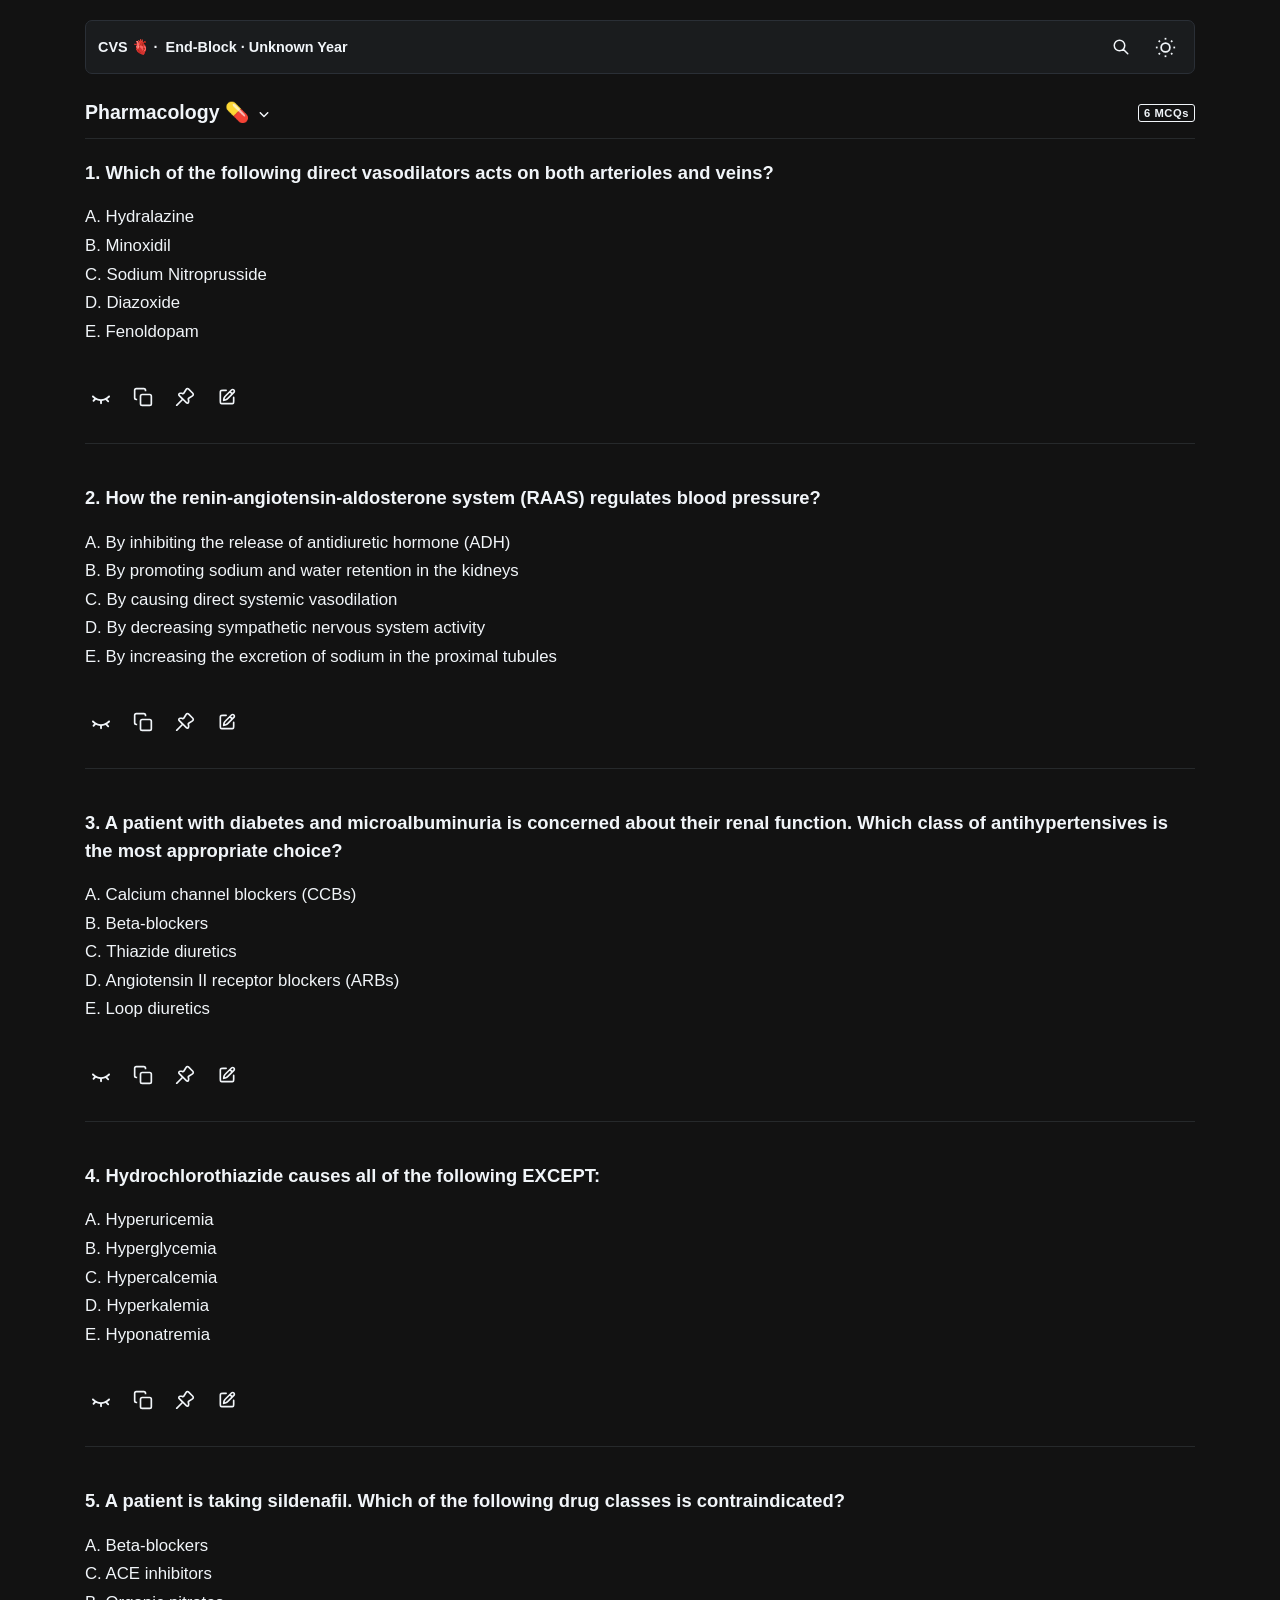
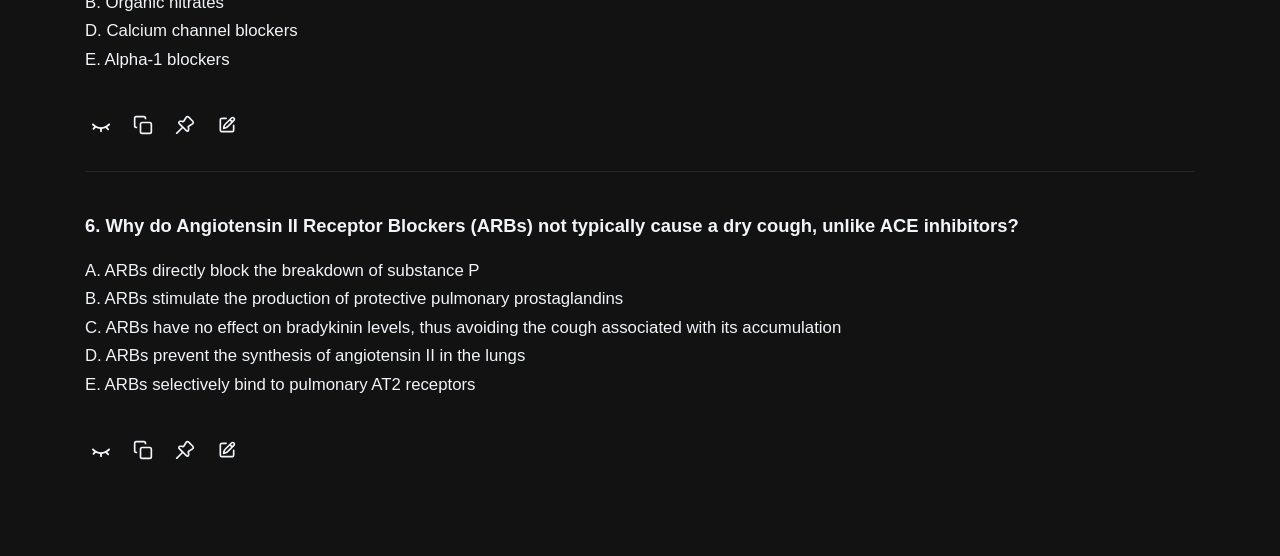
<file: CVS_End-Block_Theory_Unkown Year.html>
<!DOCTYPE html>
<html lang="en">
<head>
    <meta charset="UTF-8">
    <meta name="viewport" content="width=device-width, initial-scale=1.0">
    <title>CVS_End-Block_Theory_Unknown-Year</title>

    <style>
       :root {
            --bg-body: #121212;
            --text-main: #f1f5f9;
            --text-opts: #f1f5f9;
            --header-bg: #f1f5f9;
            --header-text: #0f172a;
            --border-color: #26292b;
            --input-bg: #1a1c1e;
            --input-border: #2a2f36;
            --ans-bg: #1e293b;
            --ans-text: #f0cf6a;
            --filter-bg: transparent;
            --correct-color: #f0cf6a;
            --btn-bg: #f8fafc; 
            --btn-text: #0f172a;
            --opts-bg: #1a1c1e;
            --icon-hover-bg: rgba(255,255,255,0.08);
        }

        [data-theme="light"] {
            --bg-body: #ffffff;
            --text-main: #000000;
            --text-opts: #333333;
            --header-bg: #333333;
            --header-text: #ffffff;
            --border-color: #e0e0e0;
            --input-bg: #fcfcfc;
            --input-border: #cccccc;
            --ans-bg: #eef6e4;
            --ans-text: #2e7d32;
            --filter-bg: transparent;
            --correct-color: #2e7d32;
            --btn-bg: #52525b; 
            --btn-text: #ffffff;
            --opts-bg: #eef6e4;
            --icon-hover-bg: rgba(0,0,0,0.06);
        }

        
        @media print {
            body * {
                visibility: hidden !important;
            }
            body::before {
                content: "Printing is disabled for this document.";
                visibility: visible;
                display: block;
                text-align: center;
                margin-top: 40vh;
                font-size: 1.2rem;
            }
        }

        body {
            -webkit-user-select: none;
            user-select: none;
            -webkit-tap-highlight-color: transparent;
            background-color: var(--bg-body);
            color: var(--text-main);
            font-family: -apple-system, BlinkMacSystemFont, "Segoe UI", Roboto, sans-serif;
            margin: 0;
            display: flex;
            justify-content: center;
            transition: background-color 0.3s ease;
            overflow-x: hidden;
        }

          .theme-toggle,
        .subject-toggle,
        .subject-dropdown-item,
        .eye-btn,
        .icon-btn,
        .copy-btn,
        .pin-btn,
        .draw-btn,
        .answer-text,
        .lecture-select-btn,
        .lecture-dropdown-item,
        .search-toggle-btn,
        .search-close-btn,
        button {
            -webkit-tap-highlight-color: transparent;
        }

        /* Show the hand/pointer cursor on every clickable control so it
           doesn't fall back to the default Windows arrow on hover */
        button,
        .theme-toggle,
        .subject-toggle,
        .subject-dropdown-item,
        .eye-btn,
        .icon-btn,
        .copy-btn,
        .pin-btn,
        .draw-btn,
        .lecture-select-btn,
        .lecture-dropdown-item,
        .search-toggle-btn,
        .search-close-btn {
            cursor: pointer;
        }

        .container {
            width: 100%;
            max-width: 1150px;
            padding: 20px;
            box-sizing: border-box;
        }

        .header { 
            text-align: center; 
            margin-bottom: 15px;
            background-color: var(--input-bg);
            border: 1px solid var(--input-border);
            color: var(--text-main);
            padding: 8px 12px;
            min-height: 28px;
            border-radius: 7px;
            display: flex;
            justify-content: space-between;
            align-items: center;
            box-sizing: border-box;
            transition: all 0.2s ease;
        }

        .header-title-wrap {
            display: flex;
            align-items: center;
            gap: 12px;
            flex: 1;
            min-width: 0;
        }

        .header-title {
            font-size: 0.90rem;
            font-weight: 800;
            color: var(--text-main);
            white-space: nowrap;
            overflow: hidden;
            text-overflow: ellipsis;
        }

        @media (max-width: 480px) {
            .header {
                align-items: center;
            }
            .header-title-wrap {
                align-items: center;
            }
            .header-title {
                font-size: 0.80rem;
                white-space: normal;
                overflow: visible;
                text-overflow: clip;
                word-break: break-word;
                line-height: 1.4;
                text-align: left;
            }
            .title-line1,
            .title-line2 {
                display: block;
            }
            .title-sep-2 {
                display: none;
            }
        }

        .header-actions {
            display: flex;
            align-items: center;
            gap: 10px;
            flex-shrink: 0;
        }

        .icon-divider {
            width: 1px;
            height: 24px;
            background-color: var(--input-border);
            flex-shrink: 0;
        }

        /* Remove the divider lines between the search / subject / theme
           icons in the header, without affecting the one used in the
           active-search state (between the search box and close button). */
        #header-normal-right .icon-divider {
            display: none;
        }

        .controls-row { display: flex; gap: 12px; margin-bottom: 10px; }

        .search-wrapper {
            position: relative;
            flex: 1;
            display: flex;
            align-items: center;
        }

        .search-wrapper svg {
            position: absolute;
            left: 12px;
            color: var(--text-opts);
            z-index: 1;
        }

        #search-input {
            width: 100%;
            padding: 8px 10px 8px 40px;
            font-size: 1rem;
            border: none;
            background-color: transparent;
            color: var(--text-main);
            border-radius: 7px;
            outline: none;
        }

        .theme-toggle {
            background-color: transparent;
            border: none;
            color: var(--text-main);
            width: 33px;
            height: 33px;
            border-radius: 7px;
            display: flex;
            align-items: center;
            justify-content: center;
            transition: all 0.3s;
            flex-shrink: 0;
        }

        .search-toggle-btn {
            background-color: transparent;
            border: none;
            color: var(--text-main);
            width: 36px;
            height: 36px;
            border-radius: 7px;
            display: flex;
            align-items: center;
            justify-content: center;
            transition: all 0.3s;
            flex-shrink: 0;
        }

        .theme-toggle:hover,
        .search-toggle-btn:hover,
        .subject-toggle:hover {
            background-color: var(--icon-hover-bg);
        }

        /* Takeover styles */
        .search-takeover-wrap {
            display: none;
            width: 100%;
            align-items: center;
        }

        .search-takeover-wrap.open {
            display: flex;
        }

        .search-close-btn {
            background-color: transparent;
            border: none;
            color: var(--text-main);
            width: 36px;
            height: 36px;
            border-radius: 7px;
            display: flex;
            align-items: center;
            justify-content: center;
            transition: all 0.3s;
            flex-shrink: 0;
        }

        .search-close-btn:hover {
    background-color: rgba(255,255,255,0.08);
}

[data-theme="light"] .search-close-btn:hover {
    background-color: rgba(0,0,0,0.06);
}

.search-close-btn:focus {
    outline: none;
}

        /* Subject picker dropdown */
        .subject-toggle-wrapper {
            position: relative;
            display: inline-block;
        }

        .subject-toggle {
            background-color: transparent;
            border: none;
            color: var(--text-main);
            width: 36px;
            height: 36px;
            border-radius: 7px;
            display: flex;
            align-items: center;
            justify-content: center;
            transition: all 0.3s;
            flex-shrink: 0;
        }

        .subject-toggle svg {
            stroke: none !important;
            fill: var(--text-main);
            pointer-events: none;
        }

        .subject-toggle.dropdown-open {
            border-color: rgba(255,255,255,0.3);
            background: rgba(40, 42, 45, 0.9);
        }

        .subject-toggle.dropdown-open svg { fill: var(--text-main); }

        [data-theme="light"] .subject-toggle.dropdown-open {
            border-color: #121212;
            background: rgba(255,255,255,1);
        }

        .subject-dropdown {
            position: absolute;
            top: calc(100% + 8px);
            right: 0;
            background: #111111;
            border: 1px solid rgba(255,255,255,0.13);
            border-radius: 14px;
            overflow: hidden;
            min-width: 210px;
            z-index: 9999;
            opacity: 0;
            pointer-events: none;
            transform: translateY(-6px) scale(0.97);
            transition: opacity 0.22s ease, transform 0.22s ease;
            box-shadow: 0 16px 48px rgba(0,0,0,0.65);
        }

        .subject-dropdown.open {
            opacity: 1;
            transform: translateY(0) scale(1);
            pointer-events: all;
        }

        [data-theme="light"] .subject-dropdown {
            background: #ffffff;
            border-color: rgba(0,0,0,0.13);
            box-shadow: 0 16px 48px rgba(0,0,0,0.15);
        }

        .subject-dropdown-header {
            padding: 10px 10px 10px 16px;
            font-size: 0.72rem;
            font-weight: 700;
            color: #555;
            letter-spacing: 0.09em;
            text-transform: uppercase;
            border-bottom: 1px solid rgba(255,255,255,0.08);
            display: flex;
            align-items: center;
            justify-content: space-between;
            text-align: left;
        }

        [data-theme="light"] .subject-dropdown-header {
            border-bottom-color: rgba(0,0,0,0.08);
            color: #999;
        }

        /* Cap the list to ~8 rows tall (incl. All); the rest scrolls inside
           the dropdown, and overscroll-behavior stops that scroll from
           chaining into the page once it reaches the end. */
        .subject-dropdown-items {
            max-height: 348px;
            overflow-y: auto;
            overscroll-behavior: contain;
            scrollbar-width: thin;
            scrollbar-color: rgba(255,255,255,0.25) transparent;
        }

        [data-theme="light"] .subject-dropdown-items {
            scrollbar-color: rgba(0,0,0,0.25) transparent;
        }

        .subject-dropdown-items::-webkit-scrollbar {
            width: 6px;
        }

        .subject-dropdown-items::-webkit-scrollbar-track {
            background: transparent;
        }

        .subject-dropdown-items::-webkit-scrollbar-thumb {
            background-color: rgba(255,255,255,0.25);
            border-radius: 6px;
        }

        [data-theme="light"] .subject-dropdown-items::-webkit-scrollbar-thumb {
            background-color: rgba(0,0,0,0.25);
        }

        .subject-dropdown-item {
            display: flex;
            align-items: center;
            gap: 11px;
            padding: 13px 16px;
            font-size: 0.88rem;
            font-weight: 700;
            color: #aaa;
            transition: background 0.15s ease, color 0.15s ease;
            user-select: none;
            text-align: left;
            white-space: nowrap;
        }

        [data-theme="light"] .subject-dropdown-item { color: #666; }

        .subject-dropdown-item:not(:last-child) {
            border-bottom: 1px solid rgba(255,255,255,0.06);
        }

        [data-theme="light"] .subject-dropdown-item:not(:last-child) {
            border-bottom-color: rgba(0,0,0,0.06);
        }

        .subject-dropdown-item:hover {
            background: rgba(255,255,255,0.06);
            color: #e2e8f0;
        }

        [data-theme="light"] .subject-dropdown-item:hover {
            background: rgba(0,0,0,0.04);
            color: #111;
        }

        .subject-dropdown-item.selected { color: #f1f5f9; }

        [data-theme="light"] .subject-dropdown-item.selected { color: #111; }

        .filter-option-dot {
            width: 8px;
            height: 8px;
            border-radius: 50%;
            border: 1.5px solid rgba(255,255,255,0.25);
            flex-shrink: 0;
            transition: background 0.15s ease, border-color 0.15s ease;
        }

        [data-theme="light"] .filter-option-dot { border-color: rgba(0,0,0,0.2); }

        .subject-dropdown-item.selected .filter-option-dot {
            background: #f1f5f9;
            border-color: #f1f5f9;
        }

        [data-theme="light"] .subject-dropdown-item.selected .filter-option-dot {
            background: #111;
            border-color: #111;
        }

        .controls-row { position: relative; }

        .lecture-select-wrapper {
            position: relative;
            display: flex;
            align-items: center;
            min-width: 0;
            flex: 1 1 auto;
        }

        .lecture-select-btn {
            background: transparent;
            border: none;
            display: flex;
            align-items: center;
            gap: 6px;
            min-width: 0;
            max-width: 100%;
            padding: 4px 6px;
            margin: -4px -6px;
            border-radius: 6px;
            transition: background-color 0.2s ease;
        }

        .lecture-select-btn:hover {
            background-color: rgba(255,255,255,0.06);
        }

        [data-theme="light"] .lecture-select-btn:hover {
            background-color: rgba(0,0,0,0.04);
        }

        .lecture-chevron {
            flex-shrink: 0;
            color: var(--text-main);
            transition: transform 0.2s ease;
            position: relative;
            top: 2px;
        }

        .lecture-select-btn.dropdown-open .lecture-chevron {
            transform: rotate(180deg);
        }

        .lecture-dropdown {
            position: absolute;
            top: calc(100% + 13px);
            left: 0;
            background: #111111;
            border: 1px solid rgba(255,255,255,0.13);
            border-radius: 14px;
            overflow: hidden;
            width: 290px;
            max-width: 80vw;
            z-index: 50;
            opacity: 0;
            pointer-events: none;
            transform: translateY(-6px) scale(0.97);
            transition: opacity 0.22s ease, transform 0.22s ease;
            box-shadow: 0 16px 48px rgba(0,0,0,0.65);
        }

        

        .lecture-dropdown.open {
            opacity: 1;
            transform: translateY(0) scale(1);
            pointer-events: all;

        }

        [data-theme="light"] .lecture-dropdown {
            background: #ffffff;
            border-color: rgba(0,0,0,0.13);
            box-shadow: 0 16px 48px rgba(0,0,0,0.15);
        }

        .lecture-dropdown-header {
            padding: 10px 10px 10px 16px;
            font-size: 0.70rem;
            font-weight: 700;
            letter-spacing: 0.09em;
            text-transform: uppercase;
            color: #777;
            text-align: left;
            border-bottom: 1px solid rgba(255,255,255,0.13);
            display: flex;
            align-items: center;
            justify-content: space-between;
        }

        [data-theme="light"] .lecture-dropdown-header {
            color: #999;
            border-bottom-color: rgba(0,0,0,0.13);
        }

        .dropdown-close-btn {
            display: flex;
            align-items: center;
            justify-content: center;
            width: 24px;
            height: 24px;
            padding: 0;
            border: none;
            border-radius: 6px;
            background: transparent;
            color: #888;
            flex-shrink: 0;
            transition: background-color 0.15s ease, color 0.15s ease;
        }

        .dropdown-close-btn svg {
            width: 13px;
            height: 13px;
            pointer-events: none;
        }

        .dropdown-close-btn:hover {
            background-color: rgba(255,255,255,0.1);
            color: #f1f5f9;
        }

        [data-theme="light"] .dropdown-close-btn:hover {
            background-color: rgba(0,0,0,0.06);
            color: #111;
        }

        /* Cap the list to ~7 rows tall; anything beyond that scrolls
           inside the dropdown instead of growing the page. */
        .lecture-dropdown-items {
            max-height: 329px;
            overflow-y: auto;
            overscroll-behavior: contain;
            scrollbar-width: thin;
            scrollbar-color: rgba(255,255,255,0.25) transparent;
        }

        [data-theme="light"] .lecture-dropdown-items {
            scrollbar-color: rgba(0,0,0,0.25) transparent;
        }

        .lecture-dropdown-items::-webkit-scrollbar {
            width: 6px;
        }

        .lecture-dropdown-items::-webkit-scrollbar-track {
            background: transparent;
        }

        .lecture-dropdown-items::-webkit-scrollbar-thumb {
            background-color: rgba(255,255,255,0.25);
            border-radius: 6px;
        }

        [data-theme="light"] .lecture-dropdown-items::-webkit-scrollbar-thumb {
            background-color: rgba(0,0,0,0.25);
        }

        .lecture-dropdown-item {
            display: flex;
            align-items: flex-start;
            gap: 11px;
            padding: 13px 16px;
            font-size: 0.88rem;
            font-weight: 700;
            color: #aaa;
            transition: background 0.15s ease, color 0.15s ease;
            user-select: none;
            text-align: left;
        }

        [data-theme="light"] .lecture-dropdown-item { color: #666; }

        .lecture-dropdown-item:not(:last-child) {
            border-bottom: 1px solid rgba(255,255,255,0.06);
        }

        [data-theme="light"] .lecture-dropdown-item:not(:last-child) {
            border-bottom-color: rgba(0,0,0,0.06);
        }

        .lecture-dropdown-item:hover {
            background: rgba(255,255,255,0.06);
            color: #e2e8f0;
        }

        [data-theme="light"] .lecture-dropdown-item:hover {
            background: rgba(0,0,0,0.04);
            color: #111;
        }

        .lecture-dropdown-item.selected { color: #f1f5f9; }

        [data-theme="light"] .lecture-dropdown-item.selected { color: #111; }

        .lecture-item-text {
            flex: 1;
            min-width: 0;
            line-height: 1.4;
            white-space: normal;
            word-break: break-word;
            padding-top: 1px;
        }

        .lecture-dot {
            width: 8px;
            height: 8px;
            margin-top: 5px;
            border-radius: 50%;
            border: 1.5px solid rgba(255,255,255,0.25);
            flex-shrink: 0;
            transition: background 0.15s ease, border-color 0.15s ease;
        }

        [data-theme="light"] .lecture-dot { border-color: rgba(0,0,0,0.2); }

        .lecture-dropdown-item.selected .lecture-dot {
            background: #f1f5f9;
            border-color: #f1f5f9;
        }

        [data-theme="light"] .lecture-dropdown-item.selected .lecture-dot {
            background: #111;
            border-color: #111;
        }

        .divider { border: none; margin-bottom: 12px; }

        .q-block {
            position: relative;
            margin-bottom: 40px;
            border-bottom: 1px solid var(--border-color);
            padding-bottom: 30px;
        }

        .q-block:last-child { border-bottom: none; }
        .q-text { font-size: 1.15rem; font-weight: 600; margin-bottom: 12px; line-height: 1.5; }
        .opts { list-style-type: none; padding: 0; line-height: 1.7; font-size: 1.05rem; color: var(--text-opts); margin-bottom: 15px; }

        .ans-row {
            display: flex;
            justify-content: space-between;
            align-items: center;
            flex-wrap: wrap;
            gap: 10px;
        }

        .ans-row--multi {
            flex-direction: column;
            align-items: flex-start;
            justify-content: flex-start;
            gap: 8px;
        }
        
        .ans-btn:hover {
            opacity: 0.9;
        }
        .ans-btn:active {
            transform: scale(0.98);
        }

        .ans-btn.revealed {
            background-color: var(--ans-bg);
            color: var(--ans-text);
            padding: 7px 12px;
            font-size: 16px;
            white-space: pre-line;
            text-align: left;
        }

        mark { background-color: #f0cf6a; color: #000; }
        .opts li.correct-option { color: var(--correct-color); font-weight: 650; background-color: var( --opts-bg); display: inline-block; padding: 0 7px 0 1px; border-radius: 4px;}
        
        .section-heading {
            display: flex;
            flex-direction: column;
            gap: 10px;
            padding-bottom: 14px;
            margin-bottom: 20px;
            border-bottom: 1px solid var(--border-color);
        }

        .section-heading-row {
            display: flex;
            justify-content: space-between;
            align-items: center;
            gap: 16px;
        }

        /* Optional small note shown under the "All" heading on first open,
           above the divider line. Not every file needs one — to remove it,
           just clear the CONTENT_NOTE constant near the top of the script
           (or delete it). */
        .section-note {
            font-size: 0.80rem;
            font-weight: 400;
            line-height: 1.5;
            color: #999;
        }

        [data-theme="light"] .section-note {
            color: #9a9a9a;
        }

        .no-results {
            text-align: center;
            padding: 60px 20px;
            color: var(--text-opts);
            font-size: 1.15rem;
            font-weight: 500;
            opacity: 0.6;
            box-sizing: border-box;
            width: 100%;
            display: block; 
        }

        .section-heading-title {
            font-size: 1.10rem;
            font-weight: 700;
            color: var(--text-main);
            min-width: 0;
            overflow: hidden;
            text-overflow: ellipsis;
            white-space: nowrap;
        }

        .label-short { display: none; }

        .section-heading-title.subject-title {
            font-size: 1.22rem;
        }

        .mcq-count-badge {
            font-size: 0.70rem;
            font-weight: 700;
            color: var(--text-main);
            border: 1px solid var(--text-main);
            padding: 2px 5px;
            border-radius: 3px;
            letter-spacing: 0.05em;
            white-space: nowrap;
            flex-shrink: 0;
        }

        @media (max-width: 480px) {
            .section-heading-title {
                font-size: 1rem;
            }
            .section-heading-title.subject-title {
                font-size: 1.12rem;
            }
            .label-full { display: none; }
            .label-short { display: inline; }
        }

        /* Eye / Copy / Pin icon buttons */
        .ans-row {
            justify-content: flex-start !important;
            position: relative;
            z-index: 10;
        }

        .icon-btn, .eye-btn {
            background: transparent;
            border: none;
            display: inline-flex;
            align-items: center;
            justify-content: center;
            color: var(--text-main);
            padding: 6px;
            border-radius: 6px;
            transition: background-color 0.2s ease, opacity 0.2s ease, color 0.2s ease;
            margin-top: 20px;
        }

        .icon-btn:hover, .eye-btn:hover {
            background-color: var(--icon-hover-bg);
        }

        .icon-btn svg, .eye-btn svg {
            width: 20px;
            height: 20px;
            display: block;
            fill: currentColor;
        }

        .eye-btn svg.icon-eye-open {
            width: 22px;
            height: 22px;
        }

        .eye-btn[data-revealed="true"] {
            color: var(--correct-color);
        }

        .pin-btn[data-pinned="true"] {
             color: var(--correct-color);
        }

        .eye-part-row {
            display: flex;
            align-items: center;
            gap: 8px;
        }

        .eye-part-label {
            font-size: 0.75rem;
            font-weight: 700;
            color: var(--text-opts);
            opacity: 0.7;
            min-width: 12px;
            text-align: center;
        }

        .answer-text {
            display: none;
            width: 100%;
            box-sizing: border-box;
            background-color: var(--opts-bg);
            color: var(--correct-color);
            font-weight: 800;
            font-size: 15px;
            padding: 7px 12px;
            border-radius: 5px;
        }

        .case-block .answer-text {
            width: auto;
            max-width: 100%;
            white-space: pre-line;
            text-align: left;
            margin-top: 10px;
        }

        .copy-wrap {
            position: relative;
            display: inline-flex;
        }

        .copy-btn svg {
            transition: opacity 0.15s ease, transform 0.15s ease;
        }

        .copy-btn.copied {
            color: var(--correct-color);
        }

        .copy-btn.copied svg {
            animation: copy-check-pop 0.3s ease;
        }

        @keyframes copy-check-pop {
            0% { transform: scale(0.6); opacity: 0; }
            60% { transform: scale(1.15); opacity: 1; }
            100% { transform: scale(1); opacity: 1; }
        }

        /* Multi-case questions (e.g. Q29 style) */
        .case-block {
            position: relative;
            margin-top: 14px;
            padding-top: 10px;
        }

        .case-block:first-of-type {
            margin-top: 16px;
        }

        .case-eye-row {
            margin-top: 2px;
        }

        .case-eye-row .eye-btn {
            margin-top: 6px;
        }

        /* Case questions (Q21, Q22): the reveal button itself turns into
           the answer box, instead of showing an open-eye icon plus a
           separate answer box. */
        .case-eye-row .eye-btn.case-answer-revealed {
            display: block;
            width: auto;
            max-width: 100%;
            background-color: var(--opts-bg);
            color: var(--correct-color);
            font-weight: 800;
            font-size: 15px;
            padding: 7px 12px;
            border-radius: 5px;
            white-space: pre-line;
            text-align: left;
            cursor: pointer;
        }

        .case-actions-row {
            display: flex;
            align-items: center;
            gap: 10px;
            margin-top: 16px;
            padding-top: 14px;
            border-top: 1px dashed var(--border-color);
            position: relative;
            z-index: 10;
        }

        .case-actions-row .icon-btn {
            margin-top: 0;
        }

        .case-text {
            font-size: 1.02rem;
            font-weight: 600;
            margin-bottom: 10px;
            line-height: 1.5;
        }

        
        .draw-overlay {
            position: absolute;
            top: 0;
            left: 0;
            width: 100%;
            height: 100%;
            z-index: 5;
            pointer-events: none;
            touch-action: none;
        }

        .draw-overlay.draw-overlay--outer {
            top: -40px;
            height: calc(100% + 40px);
        }

        .draw-overlay.active {
            pointer-events: auto;
            cursor: crosshair;
            touch-action: none;
        }

        /* While any question's drawing mode is on, block page scrolling so a
           stylus/finger stroke never gets interpreted as a scroll gesture.
           Buttons remain clickable since taps don't trigger this. */
        html.drawing-lock,
        body.drawing-lock {
            touch-action: none;
            overscroll-behavior: none;
        }

        .draw-overlay .draw-path {
            stroke: #ff0000;
            stroke-width: 3;
            fill: none;
            stroke-linecap: round;
            stroke-linejoin: round;
        }

    </style>

</head>

<body oncontextmenu="return false;">

<div class="container">
    <div class="header" id="header">
        <!-- NORMAL HEADER STATE -->
        <div cla+ss="header-title-wrap" id="header-normal-left">
            <span class="header-title"><span class="title-line1">CVS 🫀&nbsp;·&nbsp; End-Block</span><span class="title-sep-2">&nbsp;·&nbsp;</span><span class="title-line2">Unknown Year</span></span>
        </div>

        <div class="header-actions" id="header-normal-right">
            <button class="search-toggle-btn" id="search-toggle-btn" onclick="toggleSearchBar()" title="Search">
                <svg width="18" height="18" viewBox="0 0 24 24" fill="none" xmlns="http://www.w3.org/2000/svg"><path d="M14.9536 14.9458L21 21M17 10C17 13.866 13.866 17 10 17C6.13401 17 3 13.866 3 10C3 6.13401 6.13401 3 10 3C13.866 3 17 6.13401 17 10Z" stroke="currentColor" stroke-width="2" stroke-linecap="round" stroke-linejoin="round"></path></svg>
            </button>

            <div class="icon-divider"></div>

            <button class="theme-toggle" onclick="toggleTheme()">
                <svg id="theme-icon" width="21" height="21" viewBox="0 0 24 24" fill="none" stroke="currentColor" stroke-width="2">
                    <circle cx="12" cy="12" r="5"></circle><line x1="12" y1="1" x2="12" y2="3"></line><line x1="12" y1="21" x2="12" y2="23"></line><line x1="4.22" y1="4.22" x2="5.64" y2="5.64"></line><line x1="18.36" y1="18.36" x2="19.78" y2="19.78"></line><line x1="1" y1="12" x2="3" y2="12"></line><line x1="21" y1="12" x2="23" y2="12"></line><line x1="4.22" y1="19.78" x2="5.64" y2="18.36"></line><line x1="18.36" y1="5.64" x2="19.78" y2="4.22"></line>
                </svg>
            </button>
        </div>

        <!-- ACTIVE SEARCH STATE (TAKEOVER WRAPPER WITH X ICON & DIVIDER ON THE RIGHT) -->
        <div class="search-takeover-wrap" id="search-takeover-wrap">
            <div class="search-wrapper">
                <svg width="18" height="18" viewBox="0 0 24 24" fill="none" xmlns="http://www.w3.org/2000/svg">
                    <path d="M14.9536 14.9458L21 21M17 10C17 13.866 13.866 17 10 17C6.13401 17 3 13.866 3 10C3 6.13401 6.13401 3 10 3C13.866 3 17 6.13401 17 10Z" stroke="currentColor" stroke-width="2" stroke-linecap="round" stroke-linejoin="round"></path>
                </svg>
                <input type="text" id="search-input" placeholder="Search questions..." onkeyup="handleSearch()">
            </div>
            
            <div class="icon-divider" style="margin: 0 4px 0 8px;"></div>
            
            <button class="search-close-btn" onclick="closeSearchBar()" title="Close Search">
                <!-- Premium Minimal X Close Icon -->
                <svg width="18" height="18" viewBox="0 0 24 24" fill="none" stroke="currentColor" stroke-width="2.5" stroke-linecap="round" stroke-linejoin="round">
                    <line x1="18" y1="6" x2="6" y2="18"></line>
                    <line x1="6" y1="6" x2="18" y2="18"></line>
                </svg>
            </button>
        </div>
    </div>

    <hr class="divider">
    <div id="quiz-content"></div>
</div>

<script>


const allQuestions = [
  
   {
    n: 1,
    s: "Pharmacology",
    l: 3,
    q: "Which of the following direct vasodilators acts on both arterioles and veins?",
    o: ["A. Hydralazine", "B. Minoxidil", "C. Sodium Nitroprusside", "D. Diazoxide", "E. Fenoldopam"],
    a: "C"
  },
  {
    n: 2,
    s: "Pharmacology",
    l: 2,
    q: "How the renin-angiotensin-aldosterone system (RAAS) regulates blood pressure?",
    o: ["A. By inhibiting the release of antidiuretic hormone (ADH)", "B. By promoting sodium and water retention in the kidneys", "C. By causing direct systemic vasodilation", "D. By decreasing sympathetic nervous system activity", "E. By increasing the excretion of sodium in the proximal tubules"],
    a: "B"
  },
  {
    n: 3,
    s: "Pharmacology",
    l: 3,
    q: "A patient with diabetes and microalbuminuria is concerned about their renal function. Which class of antihypertensives is the most appropriate choice?",
    o: ["A. Calcium channel blockers (CCBs)", "B. Beta-blockers", "C. Thiazide diuretics", "D. Angiotensin II receptor blockers (ARBs)", "E. Loop diuretics"],
    a: "D"
  },
  {
    n: 4,
    s: "Pharmacology",
    l: 4,
    q: "Hydrochlorothiazide causes all of the following EXCEPT:",
    o: ["A. Hyperuricemia", "B. Hyperglycemia", "C. Hypercalcemia", "D. Hyperkalemia", "E. Hyponatremia"],
    a: "D"
  },
  {
    n: 5,
    s: "Pharmacology",
    l: 1,
    q: "A patient is taking sildenafil. Which of the following drug classes is contraindicated?",
    o: ["A. Beta-blockers", "C. ACE inhibitors", "B. Organic nitrates", "D. Calcium channel blockers", "E. Alpha-1 blockers"],
    a: "B"
  },
  {
    n: 6,
    s: "Pharmacology",
    l: 1,
    q: "Why do Angiotensin II Receptor Blockers (ARBs) not typically cause a dry cough, unlike ACE inhibitors?",
    o: ["A. ARBs directly block the breakdown of substance P", "B. ARBs stimulate the production of protective pulmonary prostaglandins", "C. ARBs have no effect on bradykinin levels, thus avoiding the cough associated with its accumulation", "D. ARBs prevent the synthesis of angiotensin II in the lungs", "E. ARBs selectively bind to pulmonary AT2 receptors"],
    a: "C"
  }

];


const EYE_SHOW_SVG = `<svg class="icon-eye-open" <svg width="25px" height="25px" viewBox="0 0 48 48" xmlns="http://www.w3.org/2000/svg" fill="#000000"><g id="SVGRepo_bgCarrier" stroke-width="0"></g><g id="SVGRepo_tracerCarrier" stroke-linecap="round" stroke-linejoin="round"></g><g id="SVGRepo_iconCarrier"> <path d="M0 0h48v48H0z" fill="none"></path> <g id="Shopicon"> <path d="M24,38c12,0,20-14,20-14s-8-14-20-14S4,24,4,24S12,38,24,38z M24,14c7.072,0,12.741,6.584,15.201,9.992 C36.728,27.396,31.024,34,24,34c-7.072,0-12.741-6.584-15.201-9.992C11.272,20.604,16.976,14,24,14z"></path> <path d="M24,32c4.418,0,8-3.582,8-8s-3.582-8-8-8s-8,3.582-8,8S19.582,32,24,32z M24,20c2.206,0,4,1.794,4,4c0,2.206-1.794,4-4,4 s-4-1.794-4-4C20,21.794,21.794,20,24,20z"></path> </g> </g></svg>`;
const EYE_HIDE_SVG = `<svg fill="#000000" width="20px" height="20px" viewBox="0 0 32 32" style="fill-rule:evenodd;clip-rule:evenodd;stroke-linejoin:round;stroke-miterlimit:2;" version="1.1" xml:space="preserve" xmlns="http://www.w3.org/2000/svg" xmlns:serif="http://www.serif.com/" xmlns:xlink="http://www.w3.org/1999/xlink"><g id="SVGRepo_bgCarrier" stroke-width="0"></g><g id="SVGRepo_tracerCarrier" stroke-linecap="round" stroke-linejoin="round"></g><g id="SVGRepo_iconCarrier"><path d="M5.112,18.784l-2.153,2.156c-0.585,0.586 -0.585,1.536 0.001,2.121c0.586,0.585 1.536,0.585 2.121,-0.001l2.666,-2.668c1.898,0.983 4.19,1.806 6.773,2.041l0,3.567c0,0.828 0.672,1.5 1.5,1.5c0.828,-0 1.5,-0.672 1.5,-1.5l0,-3.571c2.147,-0.201 4.091,-0.806 5.774,-1.571l3.199,3.202c0.585,0.586 1.535,0.586 2.121,0.001c0.586,-0.585 0.586,-1.535 0.001,-2.121l-2.579,-2.581c2.59,-1.665 4.091,-3.369 4.091,-3.369c0.546,-0.622 0.485,-1.57 -0.137,-2.117c-0.622,-0.546 -1.57,-0.485 -2.117,0.137c0,-0 -4.814,5.49 -11.873,5.49c-7.059,0 -11.873,-5.49 -11.873,-5.49c-0.547,-0.622 -1.495,-0.683 -2.117,-0.137c-0.622,0.547 -0.683,1.495 -0.137,2.117c0,0 1.175,1.334 3.239,2.794Z"></path><g id="Icon"></g></g></svg>`;

const COPY_SVG = `<svg width="20" height="20" viewBox="0 0 24 24" fill="none" xmlns="http://www.w3.org/2000/svg"><rect x="9" y="9" width="13" height="13" rx="2" fill="none" stroke="currentColor" stroke-width="2"></rect><path d="M5 15H4a2 2 0 0 1-2-2V4a2 2 0 0 1 2-2h9a2 2 0 0 1 2 2v1" fill="none" stroke="currentColor" stroke-width="2"></path></svg>`;
const CHECK_SVG = `<svg fill="currentColor" width="20" height="20" viewBox="0 0 335.765 335.765" xmlns="http://www.w3.org/2000/svg"><polygon points="311.757,41.803 107.573,245.96 23.986,162.364 0,186.393 107.573,293.962 335.765,65.795 "></polygon></svg>`;

const PEN_SVG = `<svg viewBox="0 0 24 24" fill="none" xmlns="http://www.w3.org/2000/svg"><g id="SVGRepo_bgCarrier" stroke-width="0"></g><g id="SVGRepo_tracerCarrier" stroke-linecap="round" stroke-linejoin="round"></g><g id="SVGRepo_iconCarrier"> <path d="M11 4H7.2C6.0799 4 5.51984 4 5.09202 4.21799C4.71569 4.40974 4.40973 4.7157 4.21799 5.09202C4 5.51985 4 6.0799 4 7.2V16.8C4 17.9201 4 18.4802 4.21799 18.908C4.40973 19.2843 4.71569 19.5903 5.09202 19.782C5.51984 20 6.0799 20 7.2 20H16.8C17.9201 20 18.4802 20 18.908 19.782C19.2843 19.5903 19.5903 19.2843 19.782 18.908C20 18.4802 20 17.9201 20 16.8V12.5M15.5 5.5L18.3284 8.32843M10.7627 10.2373L17.411 3.58902C18.192 2.80797 19.4584 2.80797 20.2394 3.58902C21.0205 4.37007 21.0205 5.6364 20.2394 6.41745L13.3774 13.2794C12.6158 14.0411 12.235 14.4219 11.8012 14.7247C11.4162 14.9936 11.0009 15.2162 10.564 15.3882C10.0717 15.582 9.54378 15.6885 8.48793 15.9016L8 16L8.04745 15.6678C8.21536 14.4925 8.29932 13.9048 8.49029 13.3561C8.65975 12.8692 8.89125 12.4063 9.17906 11.9786C9.50341 11.4966 9.92319 11.0768 10.7627 10.2373Z" fill="none" stroke="currentColor" stroke-width="2" stroke-linecap="round" stroke-linejoin="round"></path> </g></svg>`;
const ERASER_SVG = `<svg viewBox="0 0 24 24" fill="none" xmlns="http://www.w3.org/2000/svg"><g id="SVGRepo_bgCarrier" stroke-width="0"></g><g id="SVGRepo_tracerCarrier" stroke-linecap="round" stroke-linejoin="round"></g><g id="SVGRepo_iconCarrier"> <path d="M17.9995 13L10.9995 6.00004M20.9995 21H7.99955M10.9368 20.0628L19.6054 11.3941C20.7935 10.2061 21.3875 9.61207 21.6101 8.92709C21.8058 8.32456 21.8058 7.67551 21.6101 7.07298C21.3875 6.388 20.7935 5.79397 19.6054 4.60592L19.3937 4.39415C18.2056 3.2061 17.6116 2.61207 16.9266 2.38951C16.3241 2.19373 15.675 2.19373 15.0725 2.38951C14.3875 2.61207 13.7935 3.2061 12.6054 4.39415L4.39366 12.6059C3.20561 13.794 2.61158 14.388 2.38902 15.073C2.19324 15.6755 2.19324 16.3246 2.38902 16.9271C2.61158 17.6121 3.20561 18.2061 4.39366 19.3941L5.06229 20.0628C5.40819 20.4087 5.58114 20.5816 5.78298 20.7053C5.96192 20.815 6.15701 20.8958 6.36108 20.9448C6.59126 21 6.83585 21 7.32503 21H8.67406C9.16324 21 9.40784 21 9.63801 20.9448C9.84208 20.8958 10.0372 20.815 10.2161 20.7053C10.418 20.5816 10.5909 20.4087 10.9368 20.0628Z" fill="none" stroke="currentColor" stroke-width="2" stroke-linecap="round" stroke-linejoin="round"></path> </g></svg>`;

const PIN_SVG = `<svg viewBox="0 0 24 24" fill="none" xmlns="http://www.w3.org/2000/svg"><path fill-rule="evenodd" clip-rule="evenodd" d="M17.1218 1.87023C15.7573 0.505682 13.4779 0.76575 12.4558 2.40261L9.61062 6.95916C9.61033 6.95965 9.60913 6.96167 9.6038 6.96549C9.59728 6.97016 9.58336 6.97822 9.56001 6.9848C9.50899 6.99916 9.44234 6.99805 9.38281 6.97599C8.41173 6.61599 6.74483 6.22052 5.01389 6.87251C4.08132 7.22378 3.61596 8.03222 3.56525 8.85243C3.51687 9.63502 3.83293 10.4395 4.41425 11.0208L7.94975 14.5563L1.26973 21.2363C0.879206 21.6269 0.879206 22.26 1.26973 22.6506C1.66025 23.0411 2.29342 23.0411 2.68394 22.6506L9.36397 15.9705L12.8995 19.5061C13.4808 20.0874 14.2853 20.4035 15.0679 20.3551C15.8881 20.3044 16.6966 19.839 17.0478 18.9065C17.6998 17.1755 17.3043 15.5086 16.9444 14.5375C16.9223 14.478 16.9212 14.4114 16.9355 14.3603C16.9421 14.337 16.9502 14.3231 16.9549 14.3165C16.9587 14.3112 16.9606 14.31 16.9611 14.3098L21.5177 11.4645C23.1546 10.4424 23.4147 8.16307 22.0501 6.79853L17.1218 1.87023ZM14.1523 3.46191C14.493 2.91629 15.2528 2.8296 15.7076 3.28445L20.6359 8.21274C21.0907 8.66759 21.0041 9.42737 20.4584 9.76806L15.9019 12.6133C14.9572 13.2032 14.7469 14.3637 15.0691 15.2327C15.3549 16.0037 15.5829 17.1217 15.1762 18.2015C15.1484 18.2752 15.1175 18.3018 15.0985 18.3149C15.0743 18.3316 15.0266 18.3538 14.9445 18.3589C14.767 18.3699 14.5135 18.2916 14.3137 18.0919L5.82846 9.6066C5.62872 9.40686 5.55046 9.15333 5.56144 8.97583C5.56651 8.8937 5.58877 8.84605 5.60548 8.82181C5.61855 8.80285 5.64516 8.7719 5.71886 8.74414C6.79869 8.33741 7.91661 8.56545 8.68762 8.85128C9.55668 9.17345 10.7171 8.96318 11.3071 8.01845L14.1523 3.46191Z" fill="currentColor"></path></svg>`;

const UNPIN_SVG = `<svg viewBox="0 0 24 24" fill="none" xmlns="http://www.w3.org/2000/svg"><path d="M17.1218 1.87023C15.7573 0.505682 13.4779 0.76575 12.4558 2.40261L9.75191 6.73289L11.1969 8.17793C11.2355 8.1273 11.2723 8.07415 11.3071 8.01845L14.1523 3.46191C14.493 2.91629 15.2528 2.8296 15.7076 3.28445L20.6359 8.21274C21.0907 8.66759 21.0041 9.42737 20.4584 9.76806L15.9019 12.6133C15.8462 12.6481 15.793 12.6848 15.7424 12.7234L17.1874 14.1684L21.5177 11.4645C23.1546 10.4424 23.4147 8.16307 22.0501 6.79852L17.1218 1.87023Z" fill="currentColor"></path><path d="M3.56525 8.85242C3.6015 8.26612 3.84962 7.68582 4.32883 7.27422L5.77735 8.72274C5.75784 8.72967 5.73835 8.7368 5.71886 8.74414C5.64516 8.7719 5.61855 8.80285 5.60548 8.82181C5.58877 8.84604 5.56651 8.8937 5.56144 8.97583C5.55046 9.15333 5.62872 9.40686 5.82846 9.6066L14.3137 18.0919C14.5135 18.2916 14.767 18.3699 14.9445 18.3589C15.0266 18.3538 15.0743 18.3316 15.0985 18.3149C15.1175 18.3018 15.1484 18.2752 15.1762 18.2015C15.1835 18.182 15.1907 18.1625 15.1976 18.143L16.6461 19.5915C16.2345 20.0707 15.6542 20.3188 15.0679 20.3551C14.2853 20.4035 13.4808 20.0874 12.8995 19.5061L9.36397 15.9705L2.68394 22.6506C2.29342 23.0411 1.66025 23.0411 1.26973 22.6506C0.879206 22.26 0.879206 21.6269 1.26973 21.2363L7.94975 14.5563L4.41425 11.0208C3.83293 10.4395 3.51687 9.63502 3.56525 8.85242Z" fill="currentColor"></path><path d="M2.00789 2.00786C1.61736 2.39838 1.61736 3.03155 2.00789 3.42207L20.5862 22.0004C20.9767 22.3909 21.6099 22.3909 22.0004 22.0004C22.391 21.6099 22.391 20.9767 22.0004 20.5862L3.4221 2.00786C3.03158 1.61733 2.39841 1.61733 2.00789 2.00786Z" fill="currentColor"></path></svg>`;

let pinnedQuestions = new Set(JSON.parse(localStorage.getItem('pinnedQuestions') || '[]'));
const originalQuestionsOrder = allQuestions.slice();

function isPinned(n) {
    return pinnedQuestions.has(n);
}

function reorderQuestions() {
    const pinned = originalQuestionsOrder.filter(q => pinnedQuestions.has(q.n));
    const rest = originalQuestionsOrder.filter(q => !pinnedQuestions.has(q.n));
    allQuestions.length = 0;
    allQuestions.push(...pinned, ...rest);
}

function togglePin(n) {
    if (pinnedQuestions.has(n)) {
        pinnedQuestions.delete(n);
    } else {
        pinnedQuestions.add(n);
    }
    localStorage.setItem('pinnedQuestions', JSON.stringify([...pinnedQuestions]));
    reorderQuestions();
    try {
        renderQuiz();
    } finally {
        // handleSearch() re-applies the current subject/lecture/search filters
        // to the freshly rendered questions. Running it in a finally block
        // guarantees the list is always re-shown correctly, even if something
        // above throws, instead of getting stuck on "No questions found".
        handleSearch();
    }
}

function copyTextToClipboard(text, btn) {
    function showCopied() {
        if (btn.dataset.copiedTimer) {
            clearTimeout(Number(btn.dataset.copiedTimer));
        }
        btn.classList.add('copied');
        btn.innerHTML = CHECK_SVG;
        const timer = setTimeout(() => {
            btn.classList.remove('copied');
            btn.innerHTML = COPY_SVG;
            delete btn.dataset.copiedTimer;
        }, 1000);
        btn.dataset.copiedTimer = String(timer);
    }

    if (navigator.clipboard && navigator.clipboard.writeText) {
        navigator.clipboard.writeText(text).then(showCopied).catch(() => {
            fallbackCopy(text);
            showCopied();
        });
    } else {
        fallbackCopy(text);
        showCopied();
    }
}

function copyQuestion(btn) {
    const block = btn.closest('.q-block');
    const qTextEl = block.querySelector('.q-text');
    const optEls = block.querySelectorAll(':scope > .opts li');
    const qText = (qTextEl.dataset.original || qTextEl.textContent).trim();
    const opts = Array.from(optEls)
        .map(li => (li.dataset.original || li.textContent).trim())
        .filter(Boolean);
    const fullText = opts.length ? `${qText}\n${opts.join('\n')}` : qText;
    copyTextToClipboard(fullText, btn);
}


function copyCase(btn) {
    const qBlock = btn.closest('.q-block');
    const stemEl = qBlock.querySelector('.q-text');
    const stemText = (stemEl.dataset.original || stemEl.textContent).trim();

    const caseBlocks = qBlock.querySelectorAll('.case-block');
    const casesText = Array.from(caseBlocks).map(caseBlock => {
        const caseTextEl = caseBlock.querySelector('.case-text');
        const caseText = (caseTextEl.dataset.original || caseTextEl.textContent).trim();
        const caseOpts = Array.from(caseBlock.querySelectorAll('.opts li'))
            .map(li => (li.dataset.original || li.textContent).trim())
            .filter(Boolean);
        return caseOpts.length ? `${caseText}\n${caseOpts.join('\n')}` : caseText;
    }).join('\n\n');

    const fullText = `${stemText}\n${casesText}`;
    copyTextToClipboard(fullText, btn);
}

/* ---- Per-question pen/eraser drawing ---- */
let activeDrawState = null;
let activeDrawOverlaysCount = 0;

function updateGlobalScrollLock() {
    const locked = activeDrawOverlaysCount > 0;
    document.documentElement.classList.toggle('drawing-lock', locked);
    document.body.classList.toggle('drawing-lock', locked);
}

// Belt-and-braces: even with CSS touch-action:none on the overlay, some
// tablet browsers can still start a page scroll from a stylus/finger drag.
// While drawing mode is on for any question, swallow touchmove so nothing
// but the drawing itself responds to the movement. Taps on buttons are
// unaffected since they don't rely on touchmove.
document.addEventListener('touchmove', function (e) {
    if (activeDrawOverlaysCount > 0) {
        e.preventDefault();
    }
}, { passive: false });

function toggleDraw(btn) {
    const container = btn.closest('.case-block') || btn.closest('.q-block');
    if (!container) return;
    const overlay = container.querySelector(':scope > .draw-overlay');
    const isDrawing = btn.dataset.drawing === "true";

    if (!isDrawing) {
        // Enter drawing mode: pen -> eraser. Other buttons on this question stay usable.
        btn.dataset.drawing = "true";
        btn.innerHTML = ERASER_SVG;
        btn.title = "Erase drawing";
        if (overlay) overlay.classList.add('active');
        activeDrawOverlaysCount++;
        updateGlobalScrollLock();
    } else {
        // Erase: clear the drawing, eraser -> pen
        if (overlay) {
            overlay.innerHTML = '';
            overlay.classList.remove('active');
        }
        btn.dataset.drawing = "false";
        btn.innerHTML = PEN_SVG;
        btn.title = "Draw";
        if (activeDrawState && activeDrawState.svg === overlay) activeDrawState = null;
        activeDrawOverlaysCount = Math.max(0, activeDrawOverlaysCount - 1);
        updateGlobalScrollLock();
    }
}

function getDrawPoint(svg, evt) {
    const rect = svg.getBoundingClientRect();
    return { x: evt.clientX - rect.left, y: evt.clientY - rect.top };
}

function startDraw(evt) {
    const svg = evt.currentTarget;
    if (!svg.classList.contains('active')) return;
    evt.preventDefault();
    const pt = getDrawPoint(svg, evt);
    const path = document.createElementNS('http://www.w3.org/2000/svg', 'path');
    path.setAttribute('class', 'draw-path');
    path.setAttribute('d', `M ${pt.x} ${pt.y}`);
    svg.appendChild(path);
    activeDrawState = { svg, path, points: [pt] };
    if (svg.setPointerCapture) {
        try { svg.setPointerCapture(evt.pointerId); } catch (e) {}
    }
}

function moveDraw(evt) {
    if (!activeDrawState || activeDrawState.svg !== evt.currentTarget) return;
    evt.preventDefault();
    const pt = getDrawPoint(activeDrawState.svg, evt);
    activeDrawState.points.push(pt);
    const d = activeDrawState.points.map((p, i) => (i === 0 ? `M ${p.x} ${p.y}` : `L ${p.x} ${p.y}`)).join(' ');
    activeDrawState.path.setAttribute('d', d);
}

function endDraw(evt) {
    if (activeDrawState && activeDrawState.svg === evt.currentTarget) {
        activeDrawState = null;
    }
}

function fallbackCopy(text) {
    const ta = document.createElement('textarea');
    ta.value = text;
    ta.style.position = 'fixed';
    ta.style.opacity = '0';
    document.body.appendChild(ta);
    ta.select();
    try { document.execCommand('copy'); } catch (e) {}
    document.body.removeChild(ta);
}
const lectures = {
  
 1: "Antihypertensive drugs",
 2: "Drugs used for heart failure",
 3:"Hypertensive Emergencies treatment strategies of hypertension",
 4:"Diuretics"
};
  
const lectureFilters = {
    "All": [],
   

  "Pharmacology": [
        { label: "All",               val: "All" },
        
        { label: "Antihypertensive drugs",     val: 1},
        {label: "Drugs used for heart failure",     val: 2 },
        {label: "Hypertensive Emergencies treatment strategies of hypertension",     val: 3 },
        {label:"Diuretics",     val: 4 },
       
 ],
};

let currentSubjectFilter = "Pharmacology";  
let currentLecture = "All";
let lectureDropdownOpen = false;

const CLOSE_ICON_SVG = `<svg viewBox="0 0 24 24" fill="none" stroke="currentColor" stroke-width="2.4" stroke-linecap="round" stroke-linejoin="round"><line x1="18" y1="6" x2="6" y2="18"></line><line x1="6" y1="6" x2="18" y2="18"></line></svg>`;

const container = document.getElementById('quiz-content');

const LECTURE_CHEVRON_SVG = `<svg class="lecture-chevron" width="18" height="18" viewBox="0 0 24 24" fill="none" xmlns="http://www.w3.org/2000/svg"><path fill-rule="evenodd" clip-rule="evenodd" d="M12.7071 14.7071C12.3166 15.0976 11.6834 15.0976 11.2929 14.7071L6.29289 9.70711C5.90237 9.31658 5.90237 8.68342 6.29289 8.29289C6.68342 7.90237 7.31658 7.90237 7.70711 8.29289L12 12.5858L16.2929 8.29289C16.6834 7.90237 17.3166 7.90237 17.7071 8.29289C18.0976 8.68342 18.0976 9.31658 17.7071 9.70711L12.7071 14.7071Z" fill="currentColor"></path></svg>`;

function renderLectureDropdownItems() {
    const filters = lectureFilters[currentSubjectFilter] || [];
    return filters.map(f =>
    `<div class="lecture-dropdown-item${String(f.val) === String(currentLecture) ? " selected" : ""}" onclick="selectLecture('${f.val}', event)"><span class="lecture-dot"></span><span class="lecture-item-text">${f.label}</span></div>`
    ).join('');
}

function scrollLectureDropdownToSelected() {
    const wrap = document.querySelector('#lecture-dropdown .lecture-dropdown-items');
    if (!wrap) return;
    const selected = wrap.querySelector('.lecture-dropdown-item.selected');
    if (selected) {
        const target = selected.offsetTop - (wrap.clientHeight / 2) + (selected.clientHeight / 2);
        wrap.scrollTop = Math.max(0, target);
    } else {
        wrap.scrollTop = 0;
    }
}

function toggleLectureDropdown() {
    const dd = document.getElementById('lecture-dropdown');
    const btn = document.getElementById('lecture-select-btn');
    if (!dd || !btn) return;
    const isOpen = dd.classList.contains('open');
    if (isOpen) {
        dd.classList.remove('open');
        btn.classList.remove('dropdown-open');
        lectureDropdownOpen = false;
    } else {
        dd.classList.add('open');
        btn.classList.add('dropdown-open');
        lectureDropdownOpen = true;
        scrollLectureDropdownToSelected();
    }
}

function closeLectureDropdown() {
    const dd = document.getElementById('lecture-dropdown');
    const btn = document.getElementById('lecture-select-btn');
    if (dd) dd.classList.remove('open');
    if (btn) btn.classList.remove('dropdown-open');
    lectureDropdownOpen = false;
}

function selectLecture(val, ev) {
    if (ev) ev.stopPropagation();
    currentLecture = val;
    handleSearch();
}

document.addEventListener('click', function(e) {
    const wrapper = document.getElementById('lecture-select-wrapper');
    if (wrapper && !wrapper.contains(e.target)) {
        closeLectureDropdown();
    }
});

function getLectureLabel(val) {
    if (val === "All" && currentSubjectFilter === "All") return "All";
    if (val === "All") {
        const subjectLabels = {
            "Pharmacology": "Pharmacology 💊",
           
            
        };
        return subjectLabels[currentSubjectFilter] || currentSubjectFilter;
    }
    return lectures[val] || val;
}

function truncateLabel(str, maxLen) {
    const s = String(str);
    return s.length > maxLen ? s.slice(0, maxLen) + "..." : s;
}

function updateSectionHeading() {
    const existing = document.getElementById('section-heading');
    const visibleBlocks = [...document.querySelectorAll('.q-block')].filter(b => b.style.display !== "none");
    const count = visibleBlocks.length;

    let noResultsMsg = document.getElementById('no-results-msg');
    if (count === 0) {
        if (!noResultsMsg) {
            noResultsMsg = document.createElement('div');
            noResultsMsg.id = 'no-results-msg';
            noResultsMsg.className = 'no-results';
            noResultsMsg.textContent = "No questions found.";
            container.appendChild(noResultsMsg);
        }
    } else if (noResultsMsg) {
        noResultsMsg.remove();
    }

    const label = getLectureLabel(currentLecture);
    const shortLabel = truncateLabel(label, 25);
    const labelHtml = `<span class="label-full">${label}</span><span class="label-short">${shortLabel}</span>`;
    const isSubjectLabel = currentLecture === "All";
    const titleClass = "section-heading-title" + (isSubjectLabel ? " subject-title" : "");
    const badgeText = count === 1 ? "1 MCQ" : `${count} MCQs`;
    const filters = lectureFilters[currentSubjectFilter] || [];
    const hasLectures = filters.some(f => f.val !== "All");
    if (!hasLectures) lectureDropdownOpen = false;

    const showLectureDropdownOpen = hasLectures && lectureDropdownOpen;
    const headingHtml = hasLectures ? `
        <div class="lecture-select-wrapper" id="lecture-select-wrapper">
            <button class="lecture-select-btn${showLectureDropdownOpen ? ' dropdown-open' : ''}" id="lecture-select-btn" onclick="toggleLectureDropdown()" title="Filter by lecture">
                <span class="${titleClass}">${labelHtml}</span>
                ${LECTURE_CHEVRON_SVG}
            </button>
            <div class="lecture-dropdown${showLectureDropdownOpen ? ' open' : ''}" id="lecture-dropdown"><div class="lecture-dropdown-header"><span>Lectures</span><button type="button" class="dropdown-close-btn" onclick="closeLectureDropdown()" title="Close" aria-label="Close">${CLOSE_ICON_SVG}</button></div><div class="lecture-dropdown-items">${renderLectureDropdownItems()}</div></div>
        </div>
        <span class="mcq-count-badge">${badgeText}</span>
    ` : `
        <span class="${titleClass}">${labelHtml}</span>
        <span class="mcq-count-badge">${badgeText}</span>
    `;

    const headingRowHtml = `<div class="section-heading-row">${headingHtml}</div>`;

    let heading;
    if (existing) {
        existing.style.display = "flex";
        existing.innerHTML = headingRowHtml;
        heading = existing;
    } else {
        heading = document.createElement('div');
        heading.id = 'section-heading';
        heading.className = 'section-heading';
        heading.innerHTML = headingRowHtml;
        container.insertBefore(heading, container.firstChild);
    }

    if (showLectureDropdownOpen) scrollLectureDropdownToSelected();

    // Show the optional note only on the default "All" view (no subject or
    // lecture filter applied) — i.e. what you see when the file first opens.
    // It sits inside the heading block, below the title and above the
    // divider line underneath it.
    const showNote = !!CONTENT_NOTE && currentLecture === "All";
    if (showNote) {
        const noteEl = document.createElement('div');
        noteEl.id = 'section-note';
        noteEl.className = 'section-note';
        noteEl.textContent = CONTENT_NOTE;
        heading.appendChild(noteEl);
    }
}

function renderCaseHtml(caseItem, mainN) {
    const isEssay = !caseItem.o || caseItem.o.length === 0 || (caseItem.o.length === 1 && caseItem.o[0].trim() === "");

    return `
        <div class="case-block">
            <div class="case-text" data-original="${caseItem.text}">${caseItem.text}</div>
            ${caseItem.o && caseItem.o.length ? `
            <ul class="opts">
                ${caseItem.o.map(opt => `<li data-original="${opt}">${opt}</li>`).join('')}
            </ul>` : ''}
            ${isEssay ? `<div class="answer-text"></div>` : ''}
            <div class="ans-row case-eye-row">
                <button class="eye-btn" data-label="Answer" data-answer="${escapeAttr(isEssay ? caseItem.a : '')}" data-essay="${isEssay}" data-correct="${escapeAttr(caseItem.a)}" data-revealed="false" onclick="toggleAnswer(this)" title="Show answer">${EYE_HIDE_SVG}</button>
            </div>
        </div>`;
}

function renderCaseActionsHtml(mainN) {
    return `
        <div class="case-actions-row">
            <div class="copy-wrap">
                <button class="icon-btn copy-btn" onclick="copyCase(this)" title="Copy question">${COPY_SVG}</button>
            </div>
            <button class="icon-btn pin-btn" data-pinned="${isPinned(mainN)}" onclick="togglePin(${mainN})" title="${isPinned(mainN) ? 'Unpin question' : 'Pin question'}">${isPinned(mainN) ? UNPIN_SVG : PIN_SVG}</button>
            <button class="icon-btn draw-btn" data-drawing="false" onclick="toggleDraw(this)" title="Draw">${PEN_SVG}</button>
        </div>
        <svg class="draw-overlay draw-overlay--outer" onpointerdown="startDraw(event)" onpointermove="moveDraw(event)" onpointerup="endDraw(event)" onpointerleave="endDraw(event)" onpointercancel="endDraw(event)"></svg>`;
}

function renderQuiz() {
    container.innerHTML = '';
    activeDrawState = null;
    activeDrawOverlaysCount = 0;
    updateGlobalScrollLock();
    allQuestions.forEach(item => {
        const div = document.createElement('div');
        div.className = 'q-block';
        div.dataset.subject = item.s;
        div.dataset.lecture = item.l ?? "";

        const isCaseQuestion = Array.isArray(item.cases) && item.cases.length > 0;

        div.dataset.searchText = isCaseQuestion
            ? (item.q + " " + item.cases.map(c => c.text + " " + (c.o || []).join(" ")).join(" ")).toLowerCase()
            : (item.q + " " + item.o.join(" ")).toLowerCase();

        div.style.display = matchesFilters(item) ? "block" : "none";

        if (isCaseQuestion) {
            div.innerHTML = `
                <div class="q-text" data-original="${item.n}. ${item.q}">${item.n}. ${item.q}</div>
                ${item.cases.map(c => renderCaseHtml(c, item.n)).join('')}
                ${renderCaseActionsHtml(item.n)}
            `;
            container.appendChild(div);
            return;
        }

        const isMulti = Array.isArray(item.a);
        const letters = ['A', 'B', 'C', 'D', 'E', 'F'];
        const isEssay = !item.o || item.o.length === 0 || (item.o.length === 1 && item.o[0].trim() === "");

        const iconsRowHtml = isMulti
            ? item.a.map((part, i) => {
                const label = `Answer ${letters[i] || (i + 1)}`;
                const revealText = isEssay ? part : '';
                return `
                <div class="eye-part-row">
                    <span class="eye-part-label">${letters[i] || (i + 1)}</span>
                    <button class="eye-btn" data-label="${label}" data-answer="${escapeAttr(revealText)}" data-essay="${isEssay}" data-correct="${escapeAttr(part)}" data-revealed="false" onclick="toggleAnswer(this)" title="${label}">${EYE_HIDE_SVG}</button>
                </div>`;
              }).join('') + `
                <div class="eye-part-row">
                    <div class="copy-wrap">
                        <button class="icon-btn copy-btn" onclick="copyQuestion(this)" title="Copy question">${COPY_SVG}</button>
                    </div>
                    <button class="icon-btn pin-btn" data-pinned="${isPinned(item.n)}" onclick="togglePin(${item.n})" title="${isPinned(item.n) ? 'Unpin question' : 'Pin question'}">${isPinned(item.n) ? UNPIN_SVG : PIN_SVG}</button>
                    <button class="icon-btn draw-btn" data-drawing="false" onclick="toggleDraw(this)" title="Draw">${PEN_SVG}</button>
                </div>`
            : `
                <button class="eye-btn" data-label="Answer" data-answer="${escapeAttr(isEssay ? item.a : '')}" data-essay="${isEssay}" data-correct="${escapeAttr(item.a)}" data-revealed="false" onclick="toggleAnswer(this)" title="Show answer">${EYE_HIDE_SVG}</button>
                <div class="copy-wrap">
                    <button class="icon-btn copy-btn" onclick="copyQuestion(this)" title="Copy question">${COPY_SVG}</button>
                </div>
                <button class="icon-btn pin-btn" data-pinned="${isPinned(item.n)}" onclick="togglePin(${item.n})" title="${isPinned(item.n) ? 'Unpin question' : 'Pin question'}">${isPinned(item.n) ? UNPIN_SVG : PIN_SVG}</button>
                <button class="icon-btn draw-btn" data-drawing="false" onclick="toggleDraw(this)" title="Draw">${PEN_SVG}</button>`;

        div.innerHTML = `
            <div class="q-text" data-original="${item.n}. ${item.q}">${item.n}. ${item.q}</div>
            <ul class="opts">
                ${item.o.map(opt => `<li data-original="${opt}">${opt}</li>`).join('')}
            </ul>
            ${isEssay ? `<div class="answer-text"></div>` : ''}
            <div class="ans-row${isMulti ? ' ans-row--multi' : ''}">
                ${iconsRowHtml}
            </div>
            <svg class="draw-overlay draw-overlay--outer" onpointerdown="startDraw(event)" onpointermove="moveDraw(event)" onpointerup="endDraw(event)" onpointerleave="endDraw(event)" onpointercancel="endDraw(event)"></svg>
        `;
        container.appendChild(div);
    });
    updateSectionHeading();
}

document.addEventListener("keydown", function(e) {
    const key = e.key ? e.key.toLowerCase() : '';
    const ctrlOrCmd = e.ctrlKey || e.metaKey;

    // Ctrl/Cmd + S (Save)
    if (ctrlOrCmd && key === 's') {
        e.preventDefault();
        e.stopPropagation();
        return false;
    }

    // Ctrl/Cmd + P (Print)
    if (ctrlOrCmd && key === 'p') {
        e.preventDefault();
        e.stopPropagation();
        return false;
    }

    if (e.key === "Escape") {
        const takeover = document.getElementById('search-takeover-wrap');
        if (takeover && takeover.classList.contains('open')) {
            closeSearchBar();
        }
    }
});

// Catch printing triggered via the browser's Print menu / window.print()
window.addEventListener('beforeprint', function (e) {
    document.title = 'Printing disabled';
});

function matchesFilters(item) {
    const subjectOk = currentSubjectFilter === "All" || item.s === currentSubjectFilter;
    const lectureOk = currentLecture === "All" || String(item.l) === String(currentLecture);
    return subjectOk && lectureOk;
}

/* Premium Full Header Takeover Functions */
function toggleSearchBar() {
    const takeover = document.getElementById('search-takeover-wrap');
    const normalLeft = document.getElementById('header-normal-left');
    const normalRight = document.getElementById('header-normal-right');
    const input = document.getElementById('search-input');

    normalLeft.style.display = 'none';
    normalRight.style.display = 'none';
    takeover.classList.add('open');
    
    setTimeout(() => input.focus(), 50);
}

function closeSearchBar() {
    const takeover = document.getElementById('search-takeover-wrap');
    const normalLeft = document.getElementById('header-normal-left');
    const normalRight = document.getElementById('header-normal-right');
    const input = document.getElementById('search-input');

    takeover.classList.remove('open');
    normalLeft.style.display = 'flex';
    normalRight.style.display = 'flex';
    
    input.value = '';
    handleSearch();
}

function handleSearch() {
    const term = document.getElementById('search-input').value.toLowerCase();
    const blocks = document.querySelectorAll('.q-block');
    blocks.forEach(block => {
        resetBlock(block);
        const subjectOk = currentSubjectFilter === "All" || block.dataset.subject === currentSubjectFilter;
        const lectureOk = currentLecture === "All" || String(block.dataset.lecture) === String(currentLecture);
        const matchesSearch = term === "" || block.dataset.searchText.includes(term);
        if (subjectOk && lectureOk && matchesSearch) {
            block.style.display = "block";
            if (term !== "") highlight(block, term);
        } else {
            block.style.display = "none";
        }
    });
    updateSectionHeading();
}

function resetBlock(block) {
    const qText = block.querySelector('.q-text');
    const opts = block.querySelectorAll('li');
    qText.innerHTML = qText.dataset.original;
    opts.forEach(li => { li.innerHTML = li.dataset.original; li.classList.remove('correct-option'); });
    block.querySelectorAll('.case-text').forEach(ct => {
        ct.innerHTML = ct.dataset.original;
    });
    block.querySelectorAll('.eye-btn').forEach(btn => {
        btn.dataset.revealed = "false";
        btn.classList.remove('case-answer-revealed');
        btn.innerHTML = EYE_HIDE_SVG;
        btn.title = 'Show answer';
    });
    block.querySelectorAll('.answer-text').forEach(textEl => {
        textEl.textContent = '';
        textEl.style.display = 'none';
    });
}

function highlight(block, term) {
    const regex = new RegExp(`(${term})`, 'gi');
    block.querySelector('.q-text').innerHTML = block.querySelector('.q-text').innerHTML.replace(regex, '<mark>$1</mark>');
    block.querySelectorAll('.case-text').forEach(ct => ct.innerHTML = ct.innerHTML.replace(regex, '<mark>$1</mark>'));
    block.querySelectorAll('li').forEach(li => li.innerHTML = li.innerHTML.replace(regex, '<mark>$1</mark>'));
}

function escapeAttr(str) {
    return String(str)
        .replace(/&/g, '&amp;')
        .replace(/"/g, '&quot;')
        .replace(/</g, '&lt;')
        .replace(/>/g, '&gt;');
}

function toggleAnswer(btn) {
    const isRevealed = btn.dataset.revealed !== "true";
    btn.dataset.revealed = isRevealed ? "true" : "false";

    // Scope to the case-block if this button belongs to one sub-case of a
    // multi-case question, otherwise fall back to the whole question block.
    const isCase = !!btn.closest('.case-block');
    const scope = btn.closest('.case-block') || btn.closest('.q-block');

    if (btn.dataset.essay === "true") {
        if (isCase) {
            // Case questions (Q21, Q22): the button itself becomes the
            // answer box, without showing the open-eye icon.
            btn.classList.toggle('case-answer-revealed', isRevealed);
            btn.innerHTML = isRevealed ? btn.dataset.answer : EYE_HIDE_SVG;
            btn.title = isRevealed ? '' : 'Show answer';
            return;
        }

        btn.innerHTML = isRevealed ? EYE_SHOW_SVG : EYE_HIDE_SVG;
        const textEl = scope.querySelector('.answer-text');
        if (textEl) {
            textEl.textContent = isRevealed ? btn.dataset.answer : '';
            textEl.style.display = isRevealed ? 'block' : 'none';
        }
        return;
    }

    btn.innerHTML = isRevealed ? EYE_SHOW_SVG : EYE_HIDE_SVG;

    const correctLetters = (btn.dataset.correct || '')
        .split(/[,\s]+/)
        .map(s => s.trim())
        .filter(Boolean);

    scope.querySelectorAll('.opts li').forEach(li => {
        const original = li.dataset.original || li.textContent;
        const letter = original.split('.')[0].trim();
        if (correctLetters.includes(letter)) {
            li.classList.toggle('correct-option', isRevealed);
        }
    });
}

function toggleTheme() {
    const isLight = document.body.getAttribute('data-theme') === 'light';
    const newTheme = isLight ? '' : 'light';
    document.body.setAttribute('data-theme', newTheme);
    localStorage.setItem('theme', newTheme);
    document.getElementById('theme-icon').innerHTML = isLight 
        ? '<circle cx="12" cy="12" r="5"></circle><line x1="12" y1="1" x2="12" y2="3"></line><line x1="12" y1="21" x2="12" y2="23"></line><line x1="4.22" y1="4.22" x2="5.64" y2="5.64"></line><line x1="18.36" y1="18.36" x2="19.78" y2="19.78"></line><line x1="1" y1="12" x2="3" y2="12"></line><line x1="21" y1="12" x2="23" y2="12"></line><line x1="4.22" y1="19.78" x2="5.64" y2="18.36"></line><line x1="18.36" y1="5.64" x2="19.78" y2="4.22"></line>'
        : '<path d="M21 12.79A9 9 0 1 1 11.21 3 7 7 0 0 0 21 12.79z"></path>';
}

(function () {
    if (localStorage.getItem('theme') === 'light') {
        document.body.setAttribute('data-theme', 'light');
        document.getElementById('theme-icon').innerHTML = '<path d="M21 12.79A9 9 0 1 1 11.21 3 7 7 0 0 0 21 12.79z"></path>';
    }
}());

reorderQuestions();
renderQuiz();



</script>
</body>
</html>
</file>
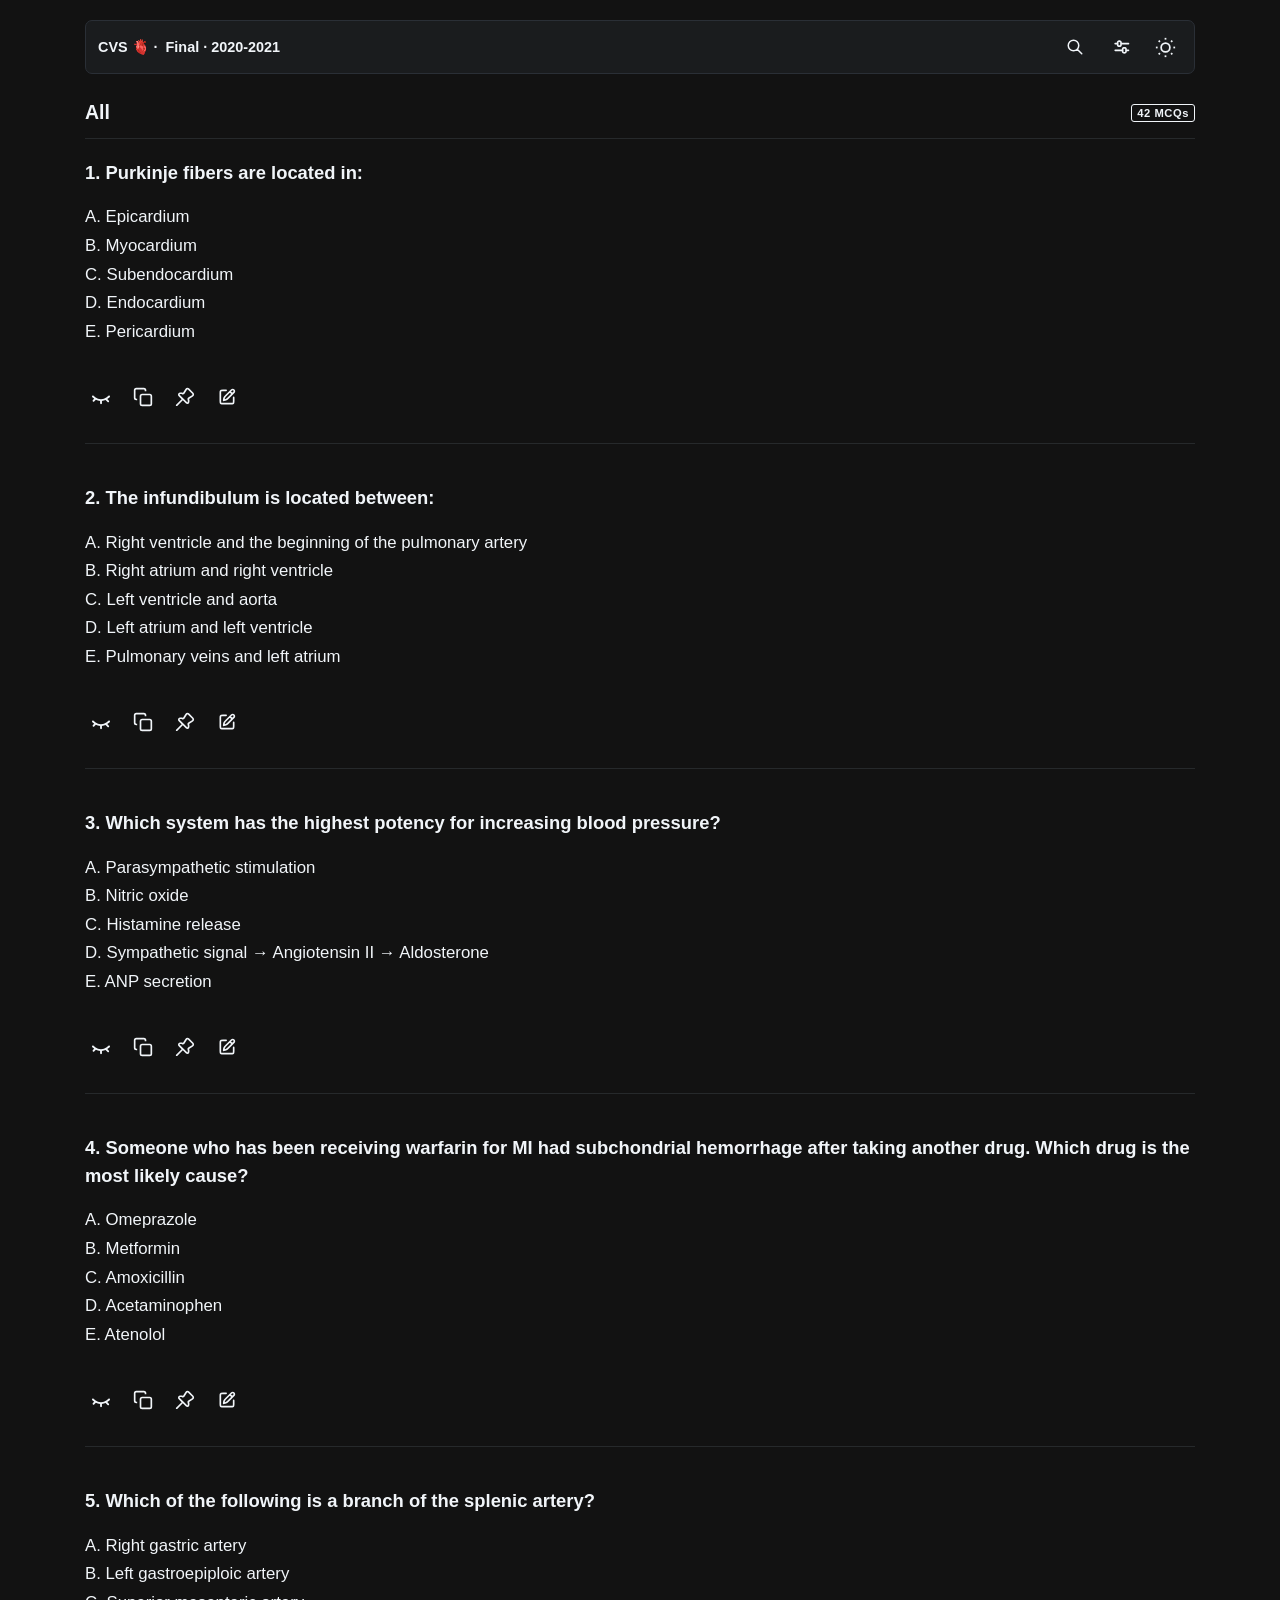
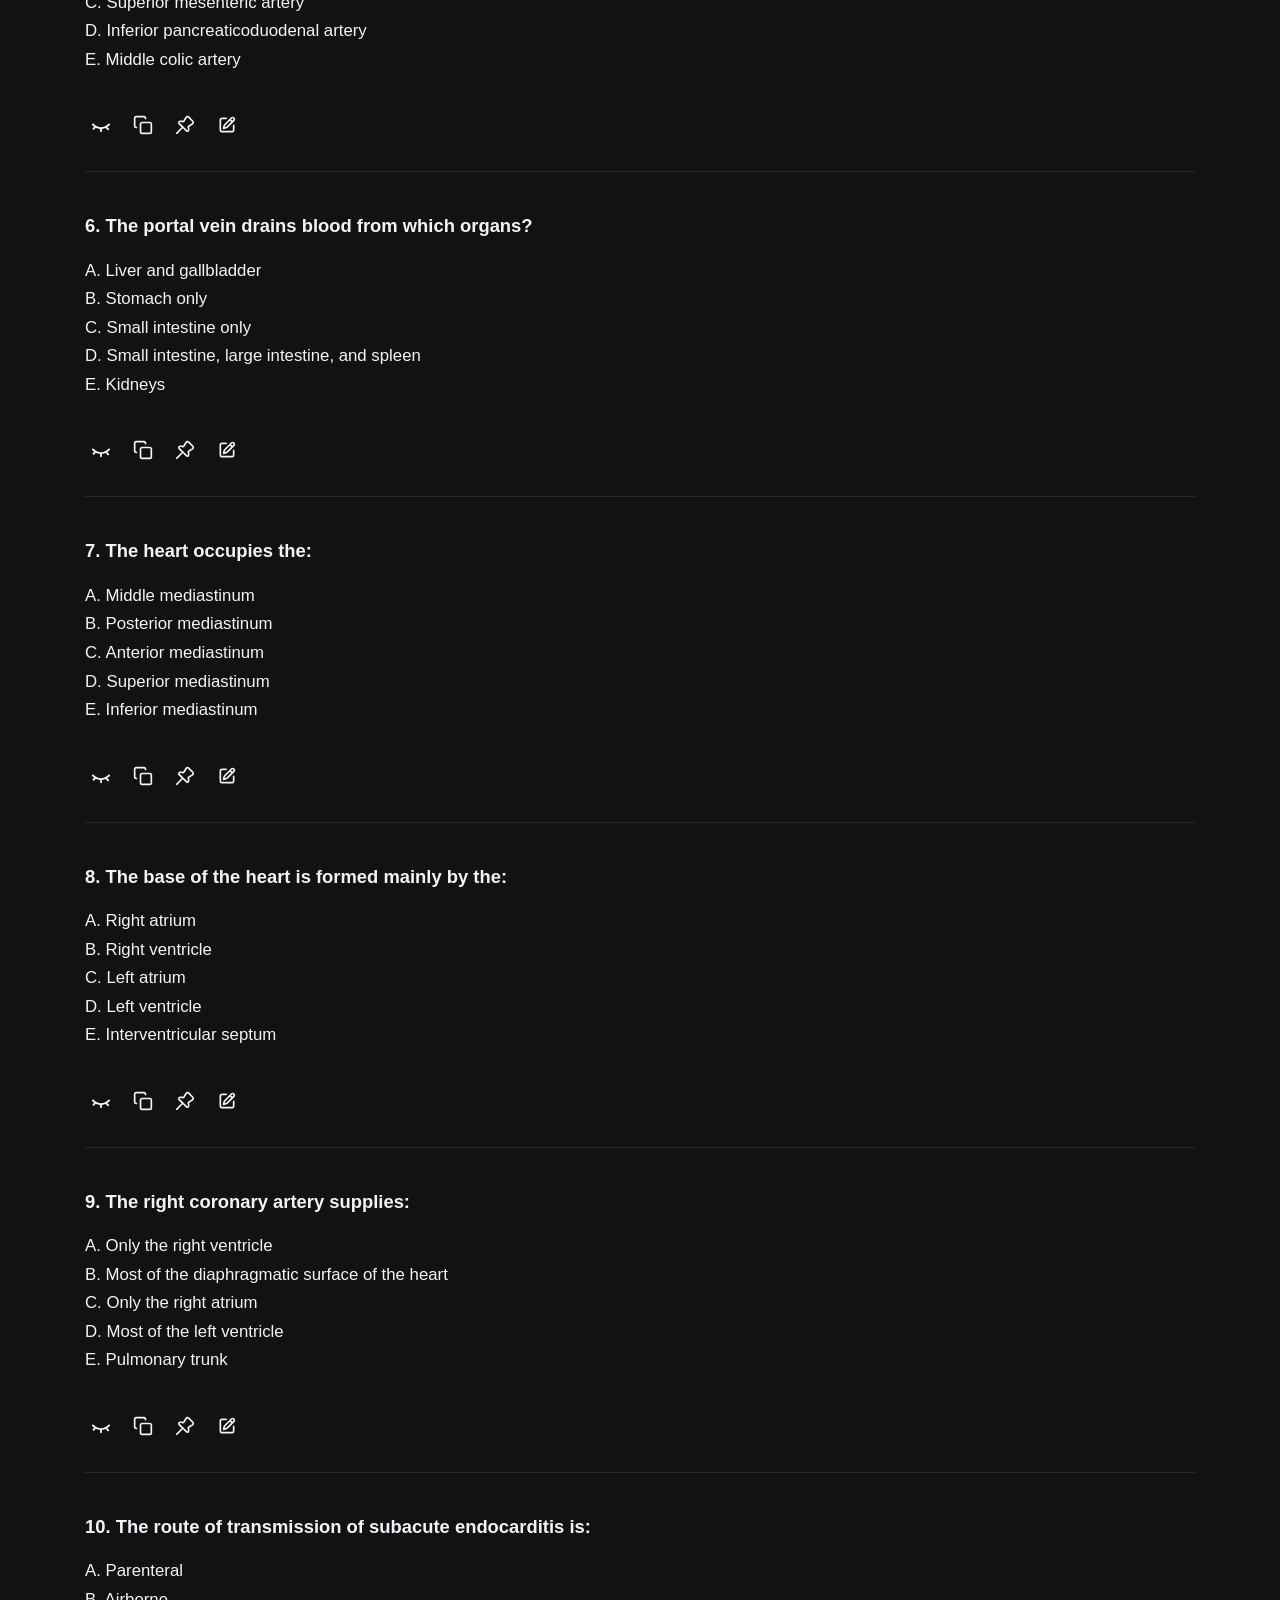
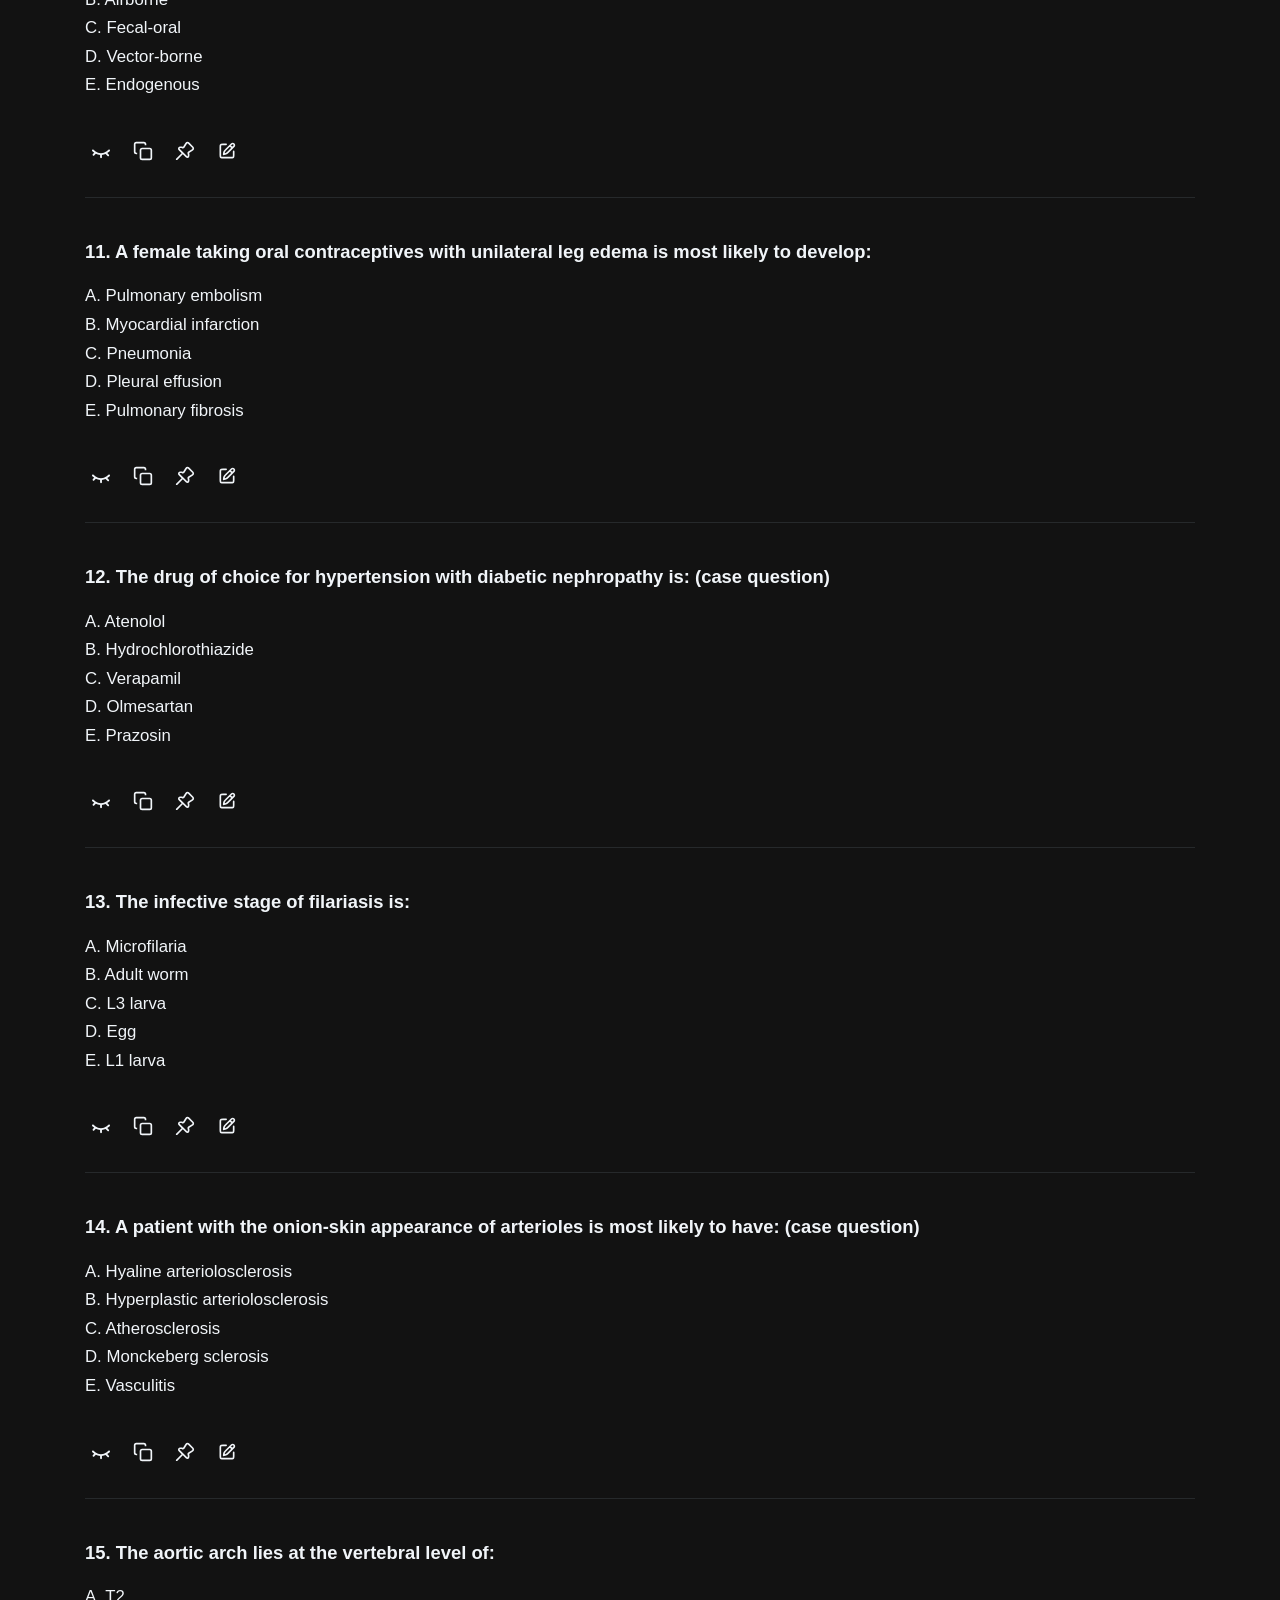
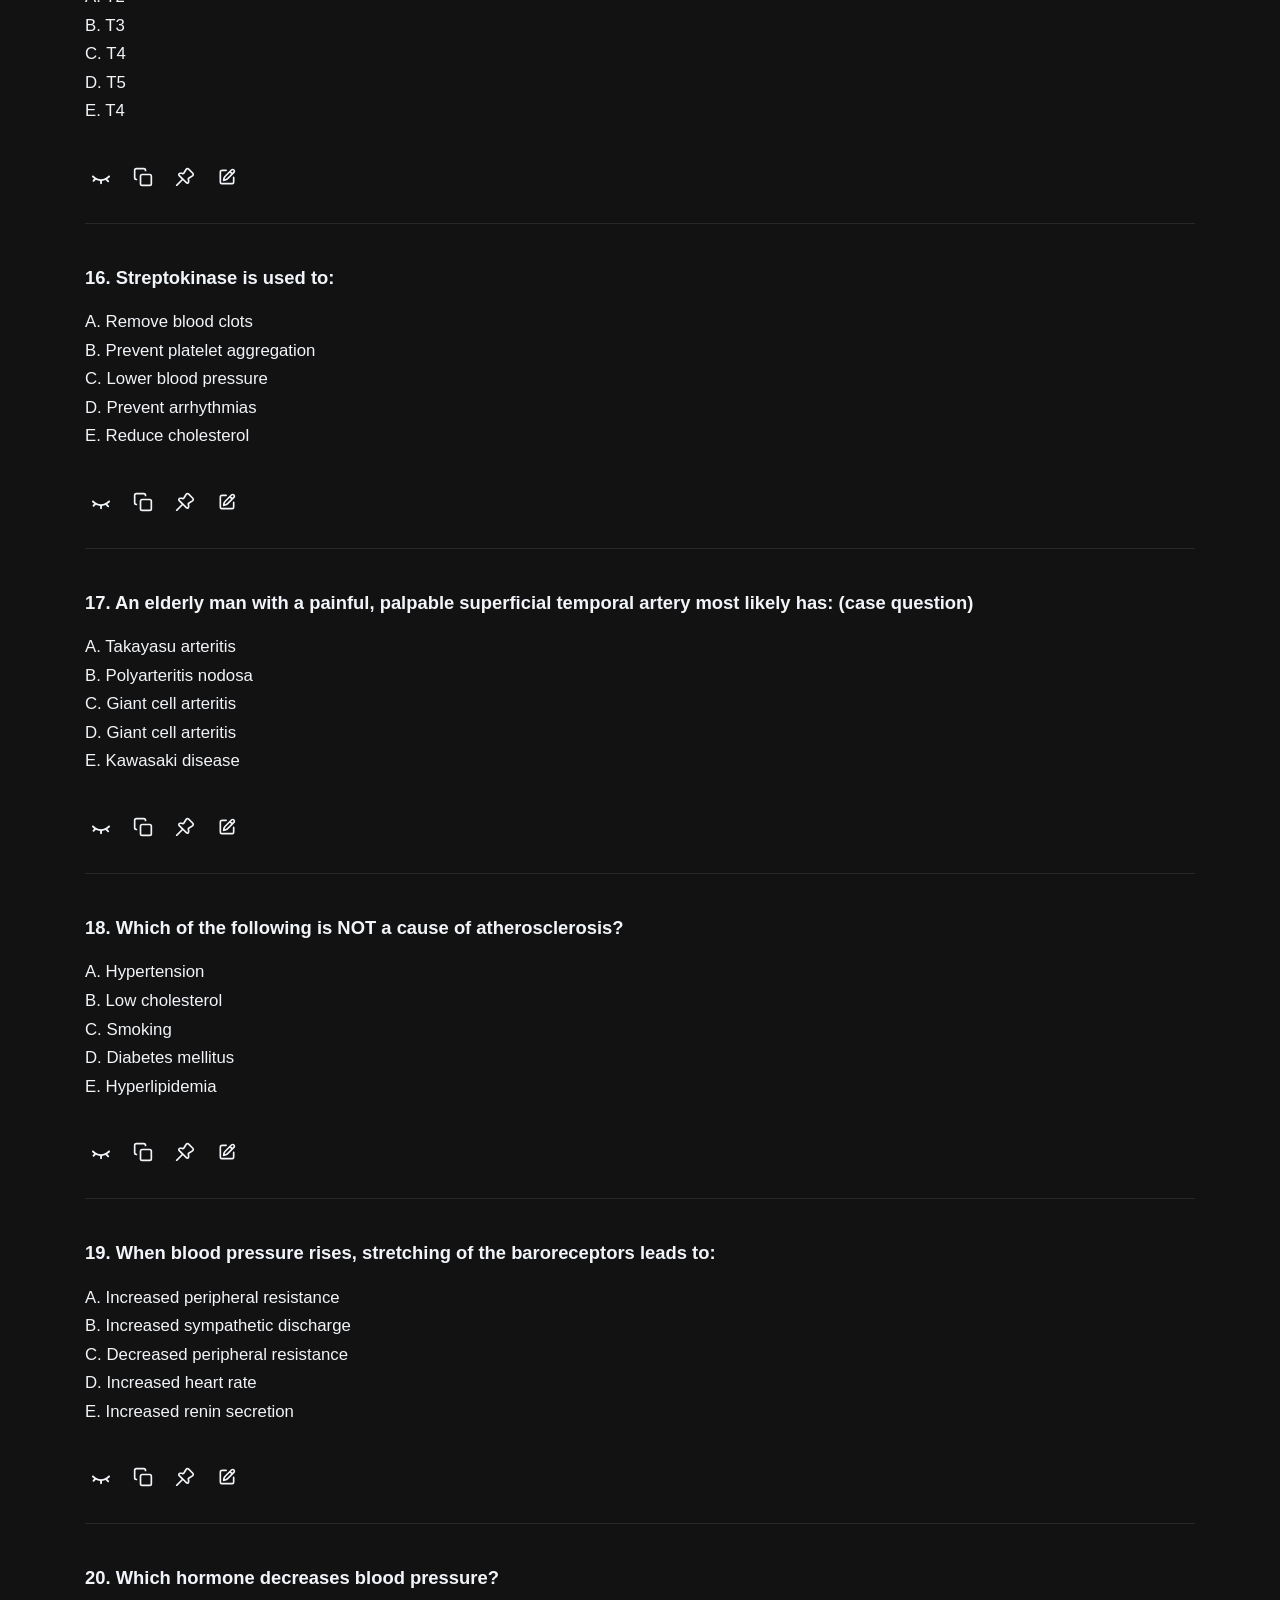
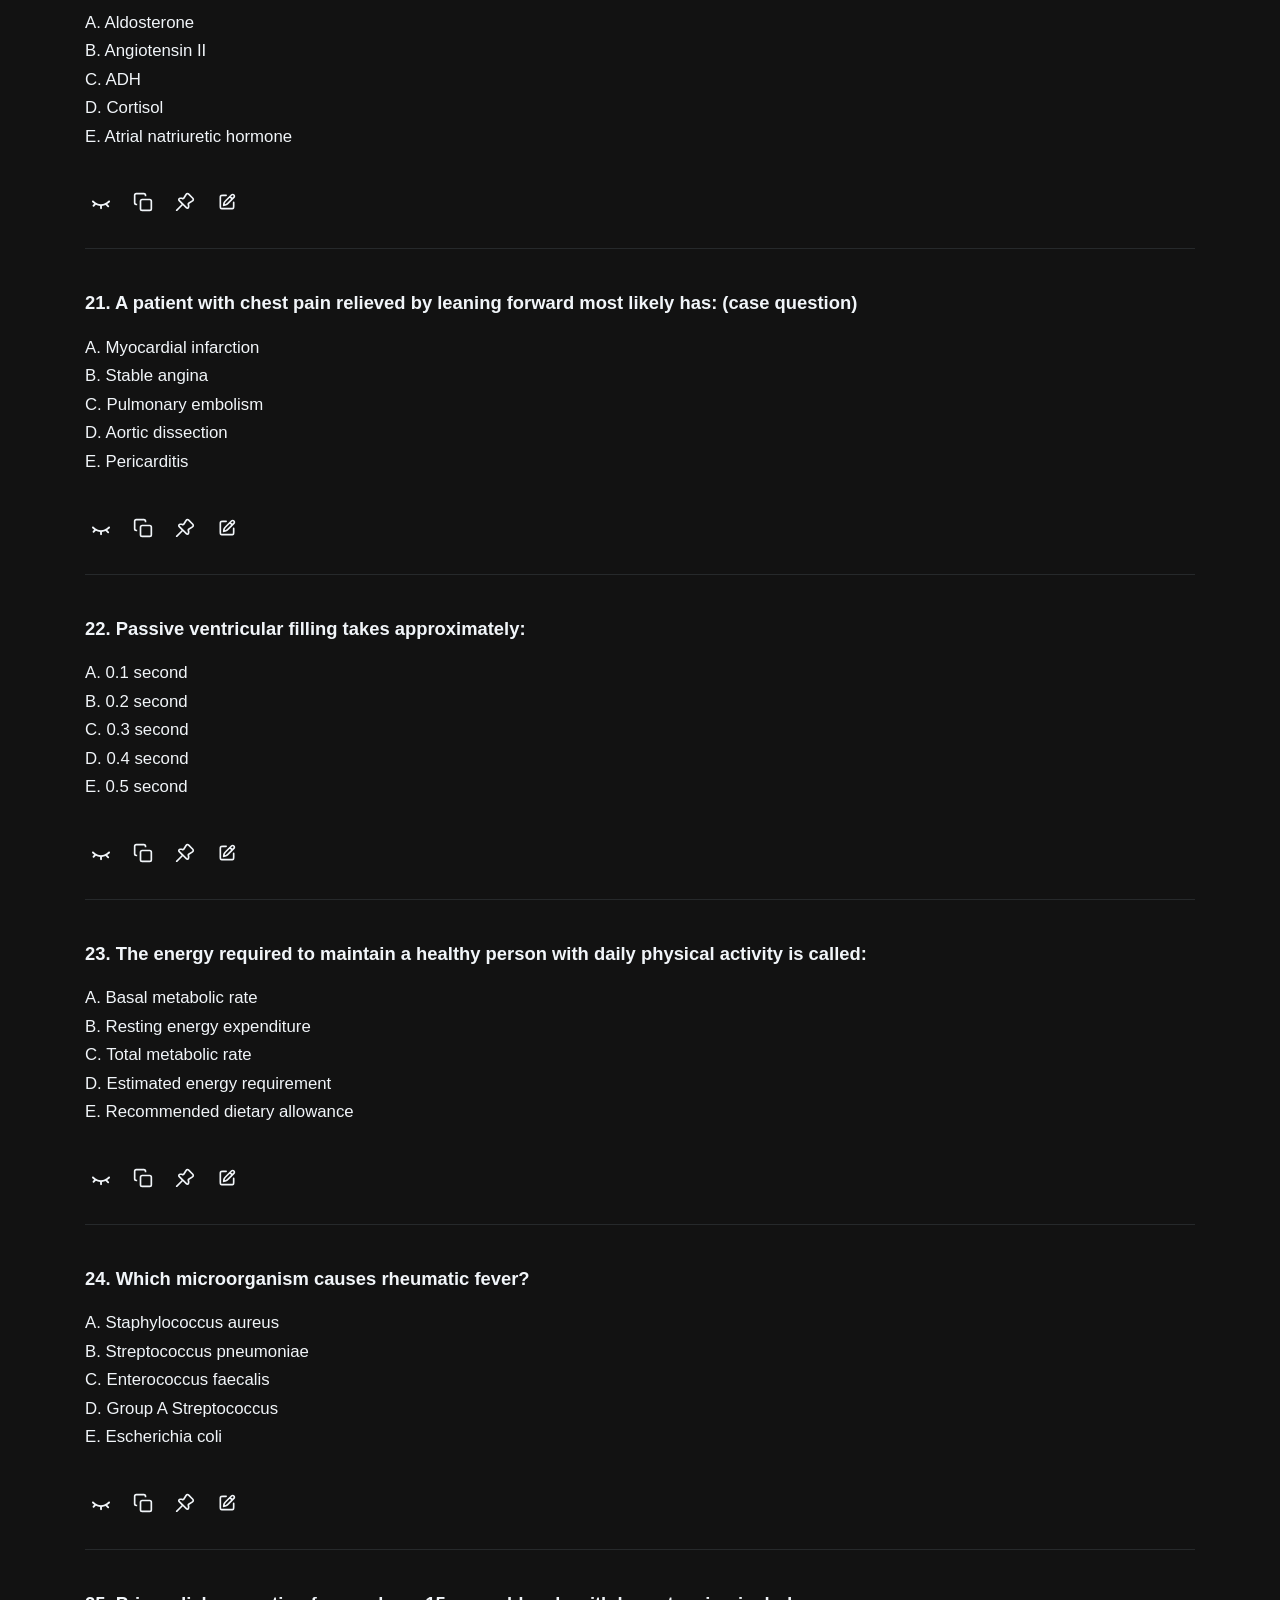
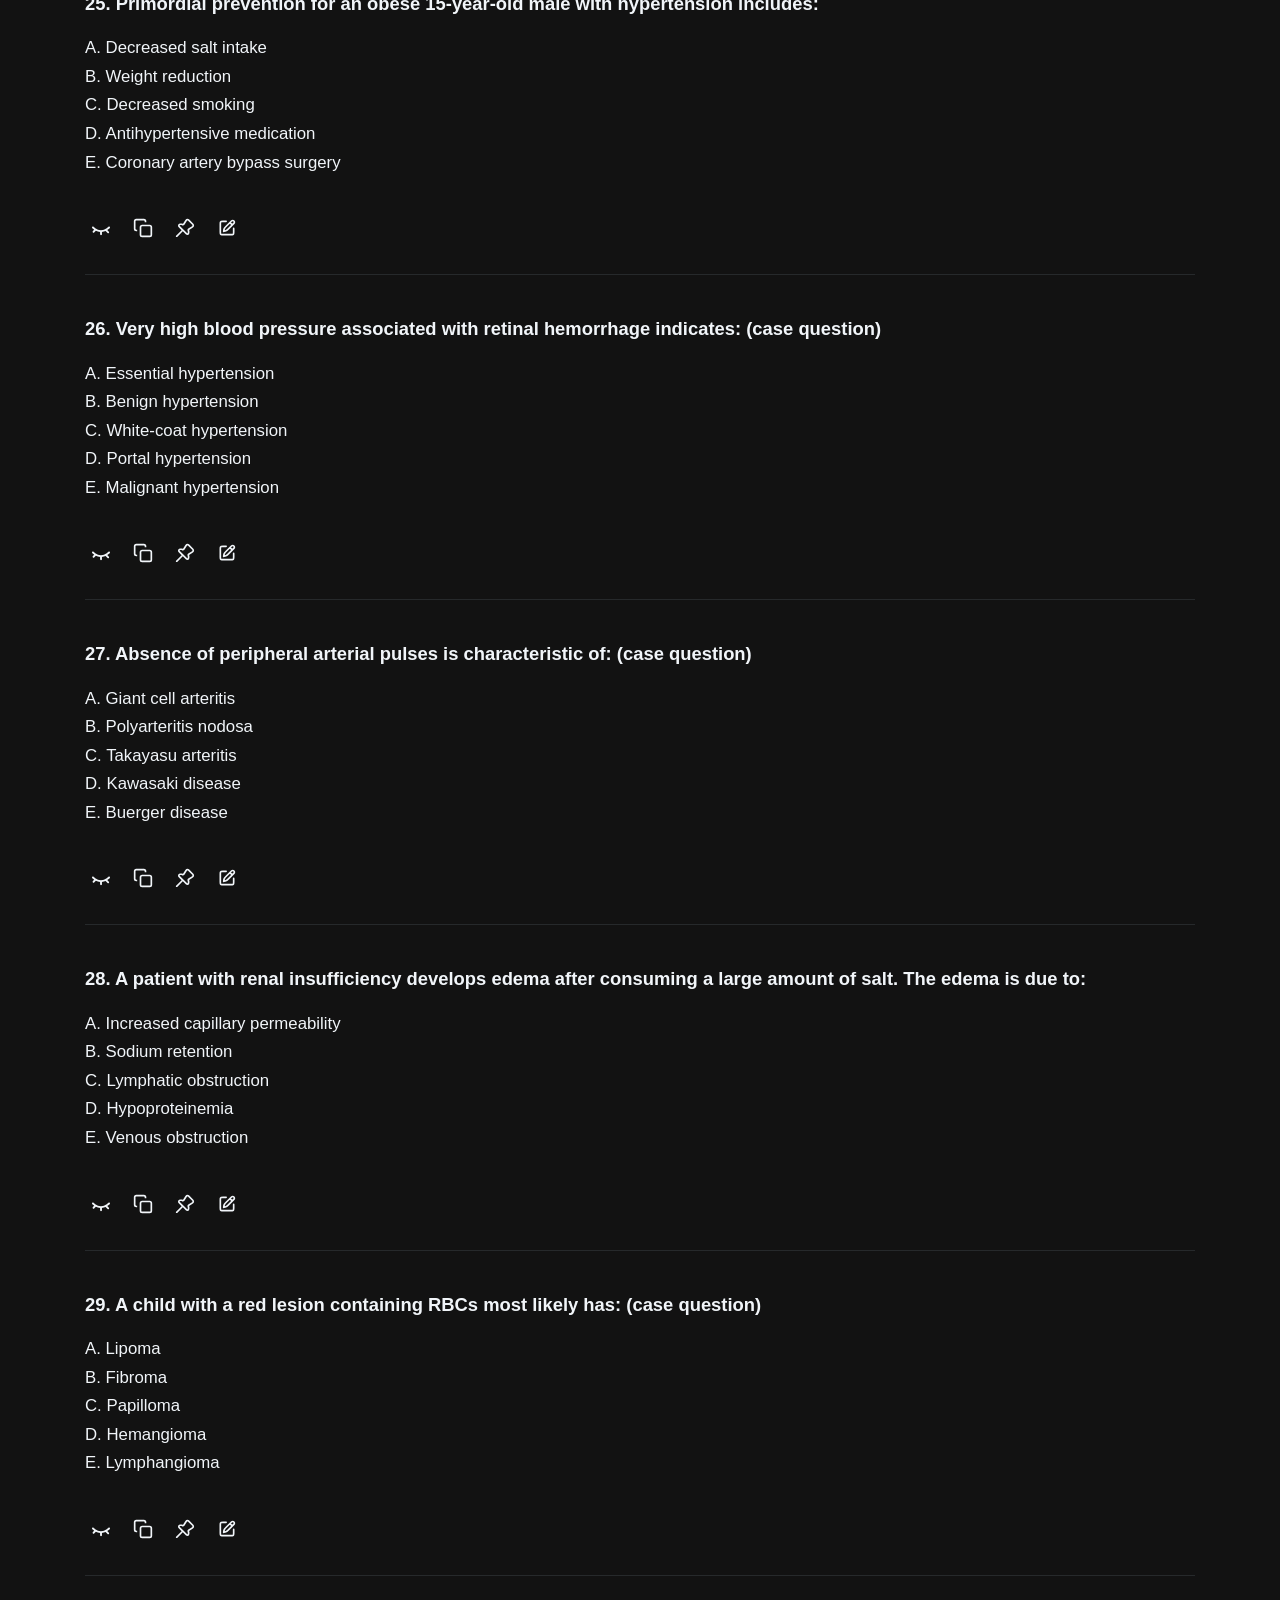
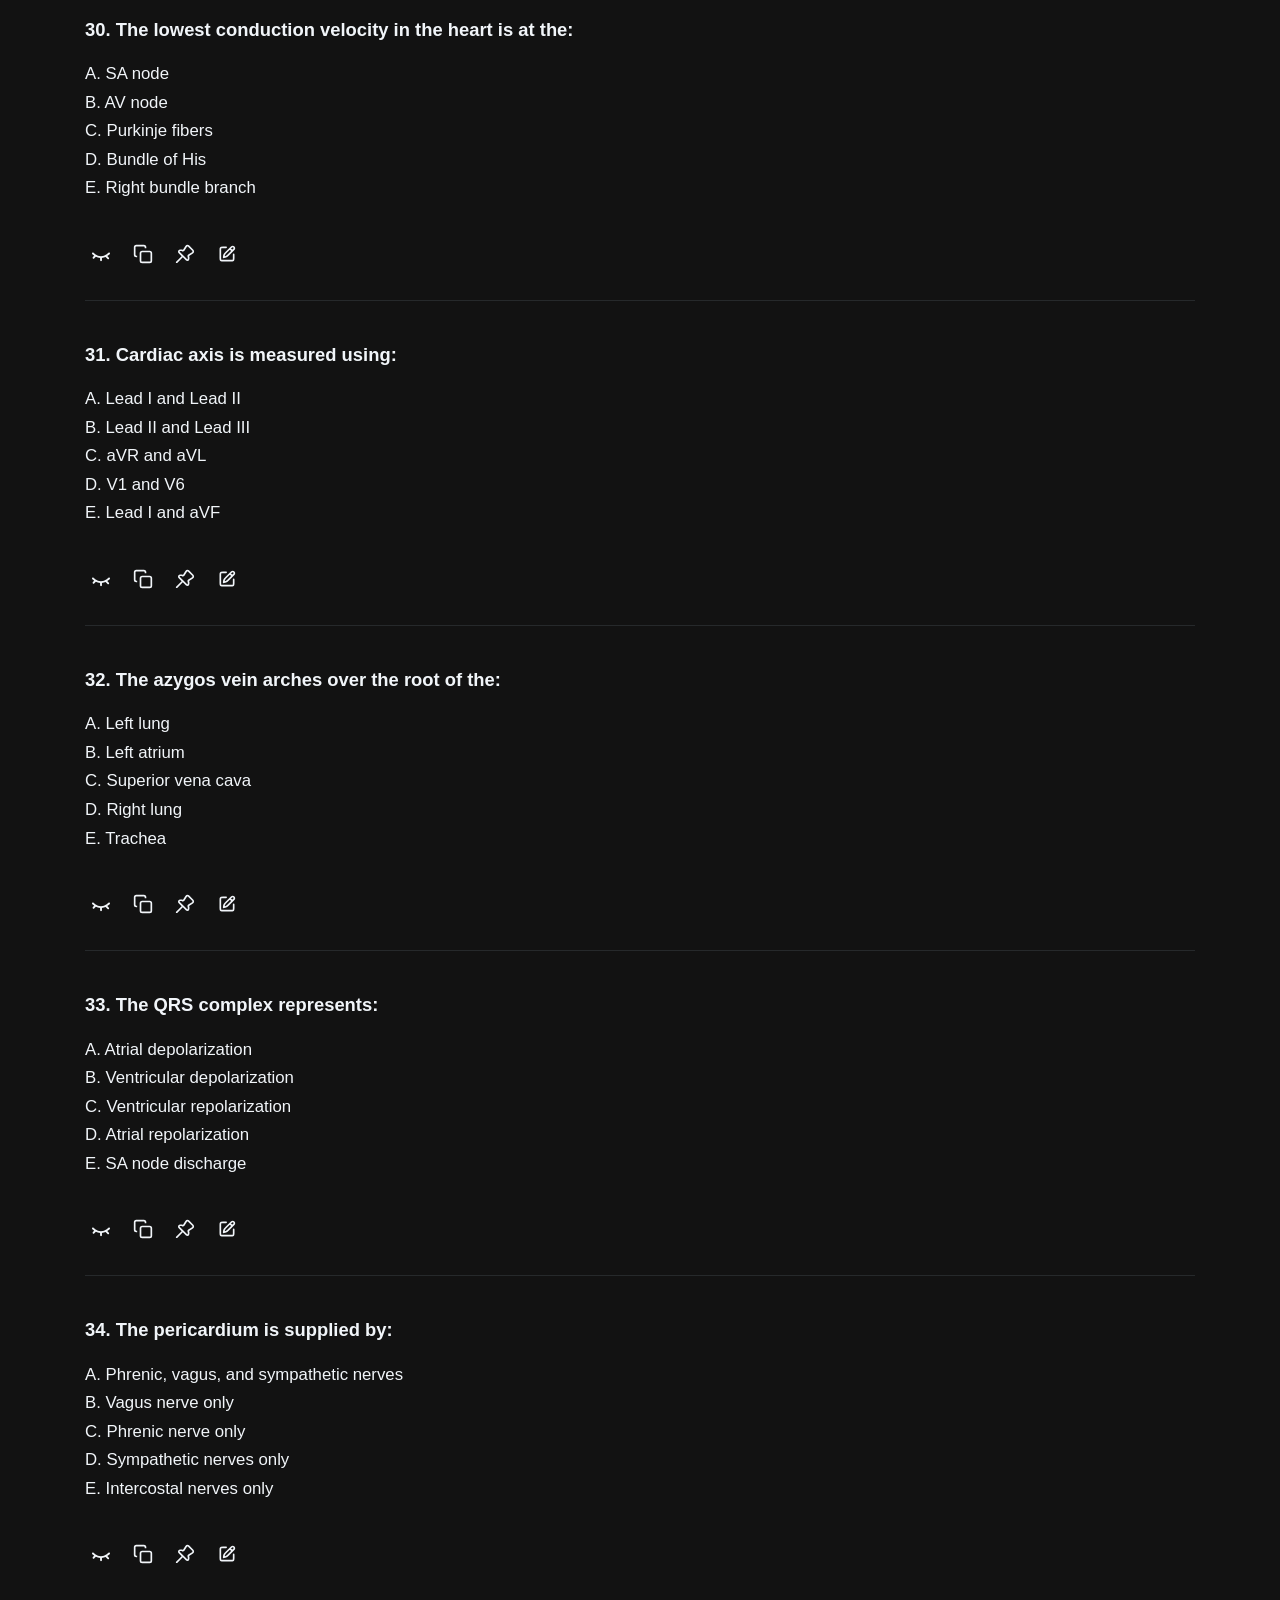
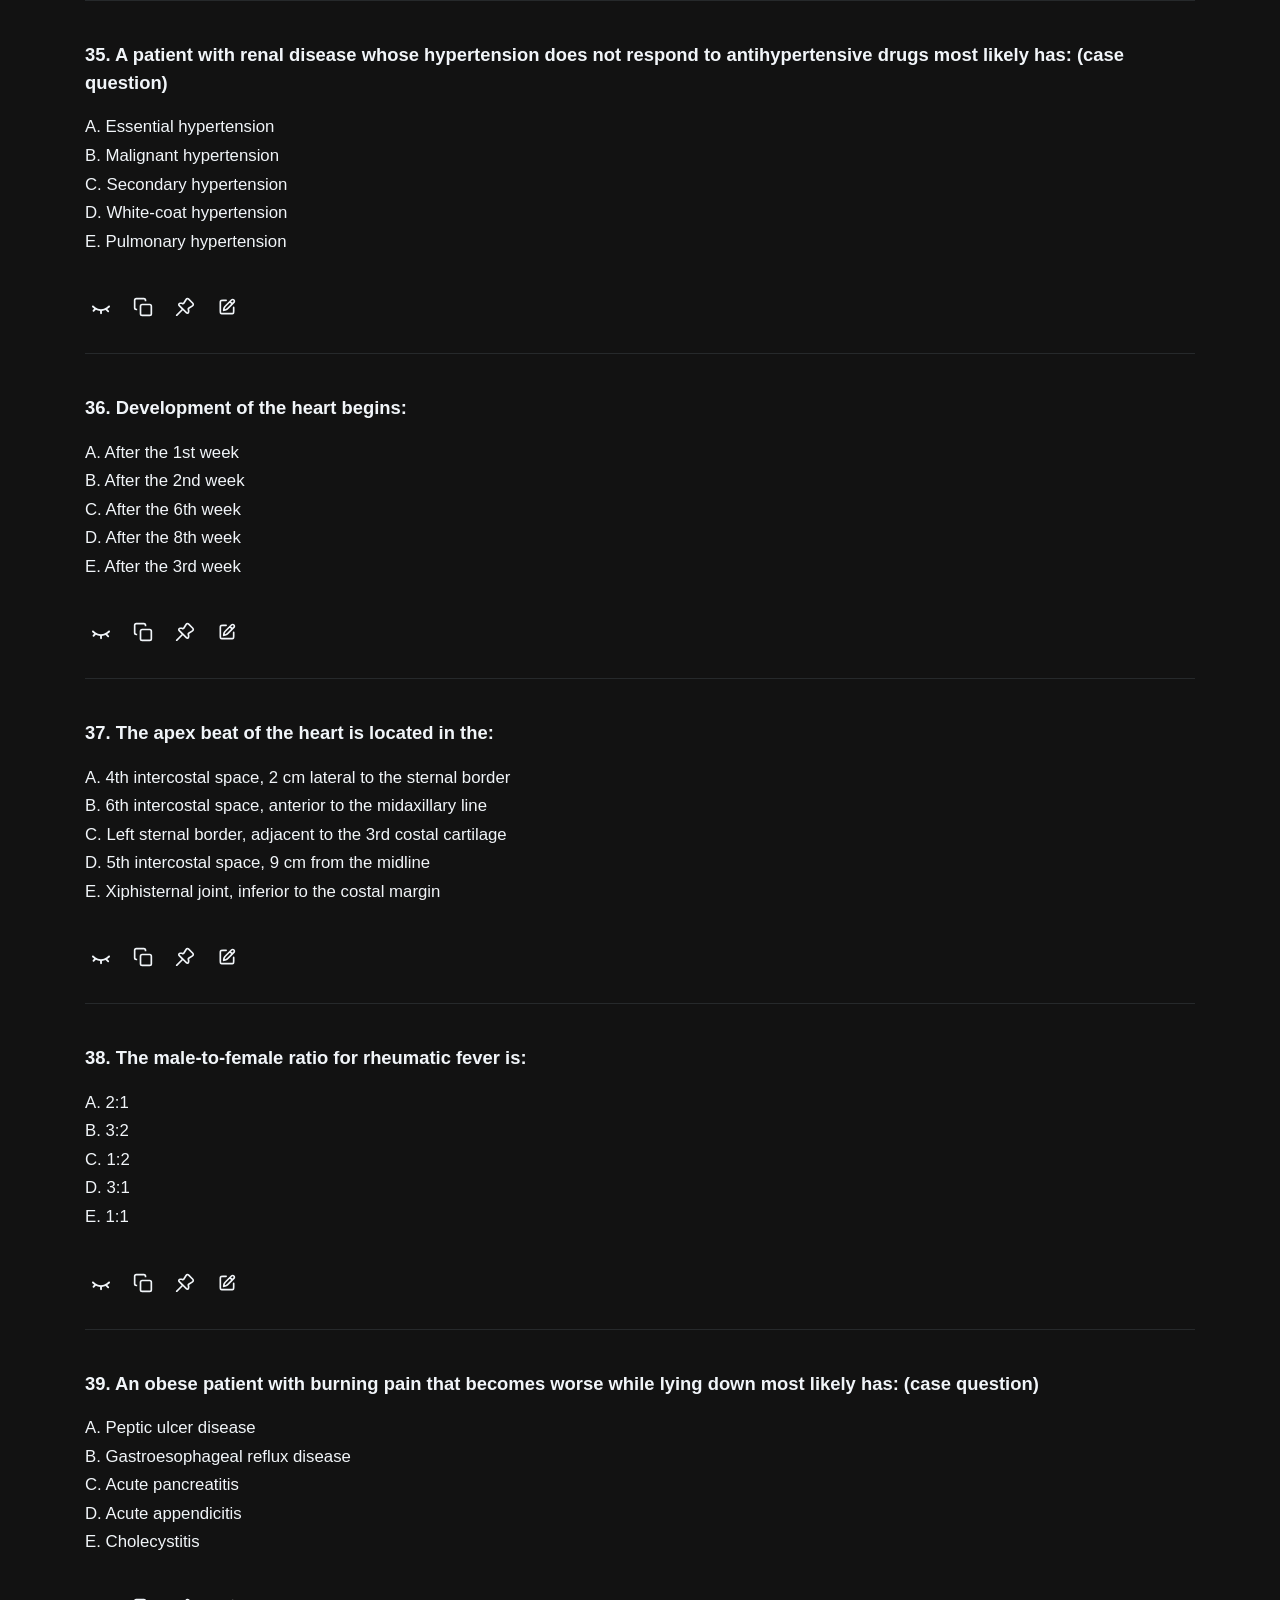
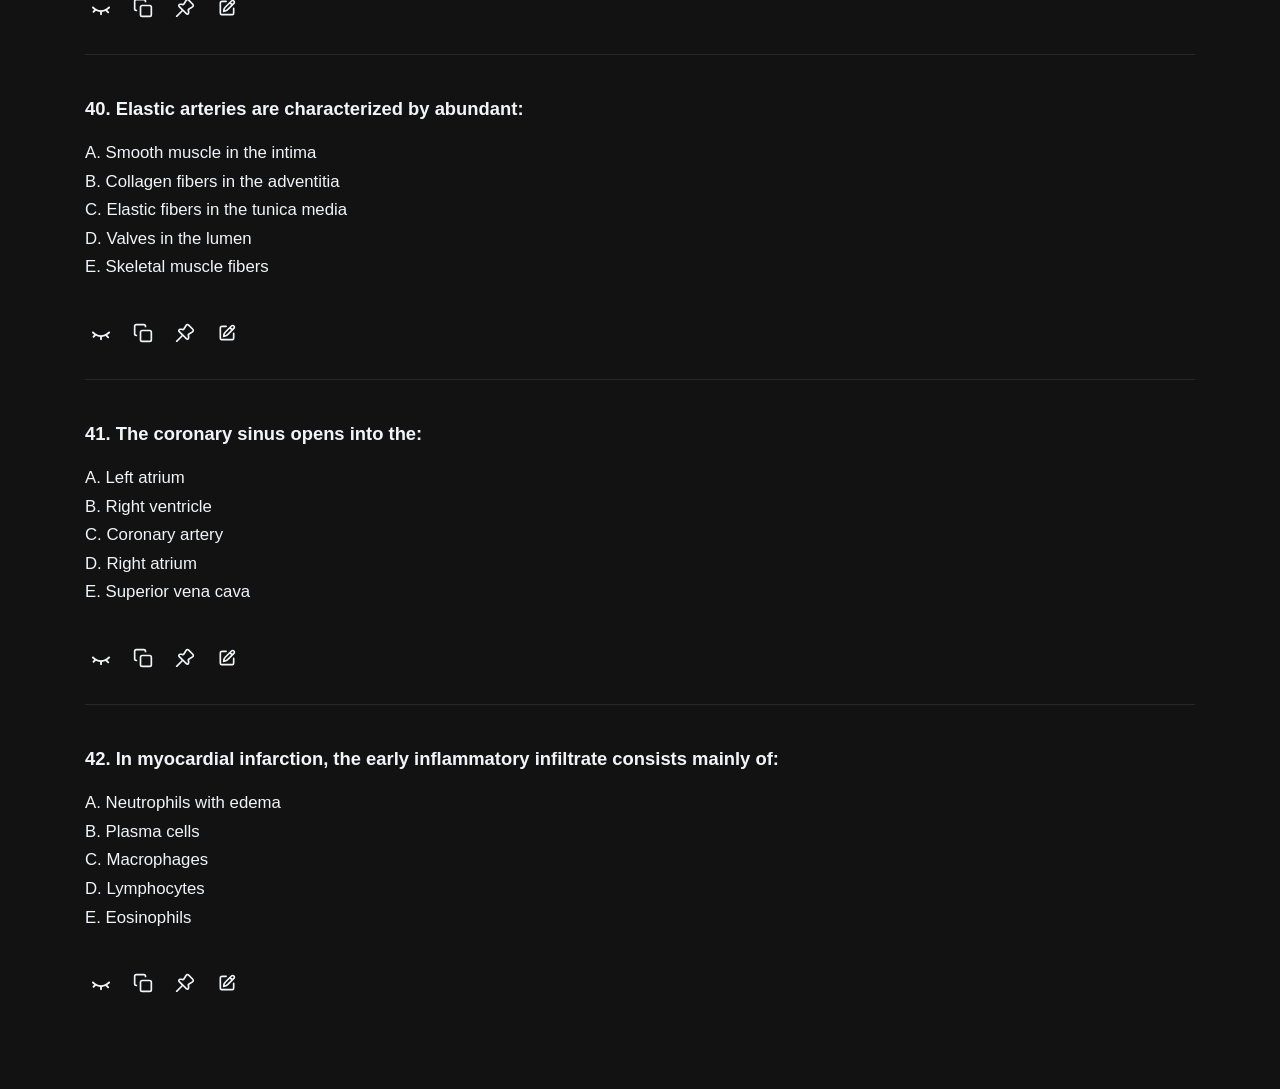
<file: CVS_Final_2020-2021.html>
<!DOCTYPE html>
<html lang="en">
<head>
    <meta charset="UTF-8">
    <meta name="viewport" content="width=device-width, initial-scale=1.0">
    <title>CVS_Final_2020-2021</title>

   

    <style>
       :root {
            --bg-body: #121212;
            --text-main: #f1f5f9;
            --text-opts: #f1f5f9;
            --header-bg: #f1f5f9;
            --header-text: #0f172a;
            --border-color: #26292b;
            --input-bg: #1a1c1e;
            --input-border: #2a2f36;
            --ans-bg: #1e293b;
            --ans-text: #f0cf6a;
            --filter-bg: transparent;
            --correct-color: #f0cf6a;
            --btn-bg: #f8fafc; 
            --btn-text: #0f172a;
            --opts-bg: #1a1c1e;
            --icon-hover-bg: rgba(255,255,255,0.08);
        }

        [data-theme="light"] {
            --bg-body: #ffffff;
            --text-main: #000000;
            --text-opts: #333333;
            --header-bg: #333333;
            --header-text: #ffffff;
            --border-color: #e0e0e0;
            --input-bg: #fcfcfc;
            --input-border: #cccccc;
            --ans-bg: #eef6e4;
            --ans-text: #2e7d32;
            --filter-bg: transparent;
            --correct-color: #2e7d32;
            --btn-bg: #52525b; 
            --btn-text: #ffffff;
            --opts-bg: #eef6e4;
            --icon-hover-bg: rgba(0,0,0,0.06);
        }

        
        @media print {
            body * {
                visibility: hidden !important;
            }
            body::before {
                content: "Printing is disabled for this document.";
                visibility: visible;
                display: block;
                text-align: center;
                margin-top: 40vh;
                font-size: 1.2rem;
            }
        }

        body {
            -webkit-user-select: none;
            user-select: none;
            -webkit-tap-highlight-color: transparent;
            background-color: var(--bg-body);
            color: var(--text-main);
            font-family: -apple-system, BlinkMacSystemFont, "Segoe UI", Roboto, sans-serif;
            margin: 0;
            display: flex;
            justify-content: center;
            transition: background-color 0.3s ease;
            overflow-x: hidden;
        }

          .theme-toggle,
        .subject-toggle,
        .subject-dropdown-item,
        .eye-btn,
        .icon-btn,
        .copy-btn,
        .pin-btn,
        .draw-btn,
        .answer-text,
        .lecture-select-btn,
        .lecture-dropdown-item,
        .search-toggle-btn,
        .search-close-btn,
        button {
            -webkit-tap-highlight-color: transparent;
        }

        /* Show the hand/pointer cursor on every clickable control so it
           doesn't fall back to the default Windows arrow on hover */
        button,
        .theme-toggle,
        .subject-toggle,
        .subject-dropdown-item,
        .eye-btn,
        .icon-btn,
        .copy-btn,
        .pin-btn,
        .draw-btn,
        .lecture-select-btn,
        .lecture-dropdown-item,
        .search-toggle-btn,
        .search-close-btn {
            cursor: pointer;
        }

        .container {
            width: 100%;
            max-width: 1150px;
            padding: 20px;
            box-sizing: border-box;
        }

        .header { 
            text-align: center; 
            margin-bottom: 15px;
            background-color: var(--input-bg);
            border: 1px solid var(--input-border);
            color: var(--text-main);
            padding: 8px 12px;
            min-height: 28px;
            border-radius: 7px;
            display: flex;
            justify-content: space-between;
            align-items: center;
            box-sizing: border-box;
            transition: all 0.2s ease;
        }

        .header-title-wrap {
            display: flex;
            align-items: center;
            gap: 12px;
            flex: 1;
            min-width: 0;
        }

        .header-title {
            font-size: 0.90rem;
            font-weight: 800;
            color: var(--text-main);
            white-space: nowrap;
            overflow: hidden;
            text-overflow: ellipsis;
        }

        @media (max-width: 480px) {
            .header {
                align-items: center;
            }
            .header-title-wrap {
                align-items: center;
            }
            .header-title {
                font-size: 0.80rem;
                white-space: normal;
                overflow: visible;
                text-overflow: clip;
                word-break: break-word;
                line-height: 1.4;
                text-align: left;
            }
            .title-line1,
            .title-line2 {
                display: block;
            }
            .title-sep-2 {
                display: none;
            }
        }

        .header-actions {
            display: flex;
            align-items: center;
            gap: 10px;
            flex-shrink: 0;
        }

        .icon-divider {
            width: 1px;
            height: 24px;
            background-color: var(--input-border);
            flex-shrink: 0;
        }

        /* Remove the divider lines between the search / subject / theme
           icons in the header, without affecting the one used in the
           active-search state (between the search box and close button). */
        #header-normal-right .icon-divider {
            display: none;
        }

        .controls-row { display: flex; gap: 12px; margin-bottom: 10px; }

        .search-wrapper {
            position: relative;
            flex: 1;
            display: flex;
            align-items: center;
        }

        .search-wrapper svg {
            position: absolute;
            left: 12px;
            color: var(--text-opts);
            z-index: 1;
        }

        #search-input {
            width: 100%;
            padding: 8px 10px 8px 40px;
            font-size: 1rem;
            border: none;
            background-color: transparent;
            color: var(--text-main);
            border-radius: 7px;
            outline: none;
        }

        .theme-toggle {
            background-color: transparent;
            border: none;
            color: var(--text-main);
            width: 33px;
            height: 33px;
            border-radius: 7px;
            display: flex;
            align-items: center;
            justify-content: center;
            transition: all 0.3s;
            flex-shrink: 0;
        }

        .search-toggle-btn {
            background-color: transparent;
            border: none;
            color: var(--text-main);
            width: 36px;
            height: 36px;
            border-radius: 7px;
            display: flex;
            align-items: center;
            justify-content: center;
            transition: all 0.3s;
            flex-shrink: 0;
        }

        .theme-toggle:hover,
        .search-toggle-btn:hover,
        .subject-toggle:hover {
            background-color: var(--icon-hover-bg);
        }

        /* Takeover styles */
        .search-takeover-wrap {
            display: none;
            width: 100%;
            align-items: center;
        }

        .search-takeover-wrap.open {
            display: flex;
        }

        .search-close-btn {
            background-color: transparent;
            border: none;
            color: var(--text-main);
            width: 36px;
            height: 36px;
            border-radius: 7px;
            display: flex;
            align-items: center;
            justify-content: center;
            transition: all 0.3s;
            flex-shrink: 0;
        }

        .search-close-btn:hover {
    background-color: rgba(255,255,255,0.08);
}

[data-theme="light"] .search-close-btn:hover {
    background-color: rgba(0,0,0,0.06);
}

.search-close-btn:focus {
    outline: none;
}

        /* Subject picker dropdown */
        .subject-toggle-wrapper {
            position: relative;
            display: inline-block;
        }

        .subject-toggle {
            background-color: transparent;
            border: none;
            color: var(--text-main);
            width: 36px;
            height: 36px;
            border-radius: 7px;
            display: flex;
            align-items: center;
            justify-content: center;
            transition: all 0.3s;
            flex-shrink: 0;
        }

        .subject-toggle svg {
            stroke: none !important;
            fill: var(--text-main);
            pointer-events: none;
        }

        .subject-toggle.dropdown-open {
            border-color: rgba(255,255,255,0.3);
            background: rgba(40, 42, 45, 0.9);
        }

        .subject-toggle.dropdown-open svg { fill: var(--text-main); }

        [data-theme="light"] .subject-toggle.dropdown-open {
            border-color: #121212;
            background: rgba(255,255,255,1);
        }

        .subject-dropdown {
            position: absolute;
            top: calc(100% + 8px);
            right: 0;
            background: #111111;
            border: 1px solid rgba(255,255,255,0.13);
            border-radius: 14px;
            overflow: hidden;
            min-width: 210px;
            z-index: 9999;
            opacity: 0;
            pointer-events: none;
            transform: translateY(-6px) scale(0.97);
            transition: opacity 0.22s ease, transform 0.22s ease;
            box-shadow: 0 16px 48px rgba(0,0,0,0.65);
        }

        .subject-dropdown.open {
            opacity: 1;
            transform: translateY(0) scale(1);
            pointer-events: all;
        }

        [data-theme="light"] .subject-dropdown {
            background: #ffffff;
            border-color: rgba(0,0,0,0.13);
            box-shadow: 0 16px 48px rgba(0,0,0,0.15);
        }

        .subject-dropdown-header {
            padding: 10px 10px 10px 16px;
            font-size: 0.72rem;
            font-weight: 700;
            color: #555;
            letter-spacing: 0.09em;
            text-transform: uppercase;
            border-bottom: 1px solid rgba(255,255,255,0.08);
            display: flex;
            align-items: center;
            justify-content: space-between;
            text-align: left;
        }

        [data-theme="light"] .subject-dropdown-header {
            border-bottom-color: rgba(0,0,0,0.08);
            color: #999;
        }

        /* Cap the list to ~8 rows tall (incl. All); the rest scrolls inside
           the dropdown, and overscroll-behavior stops that scroll from
           chaining into the page once it reaches the end. */
        .subject-dropdown-items {
            max-height: 348px;
            overflow-y: auto;
            overscroll-behavior: contain;
            scrollbar-width: thin;
            scrollbar-color: rgba(255,255,255,0.25) transparent;
        }

        [data-theme="light"] .subject-dropdown-items {
            scrollbar-color: rgba(0,0,0,0.25) transparent;
        }

        .subject-dropdown-items::-webkit-scrollbar {
            width: 6px;
        }

        .subject-dropdown-items::-webkit-scrollbar-track {
            background: transparent;
        }

        .subject-dropdown-items::-webkit-scrollbar-thumb {
            background-color: rgba(255,255,255,0.25);
            border-radius: 6px;
        }

        [data-theme="light"] .subject-dropdown-items::-webkit-scrollbar-thumb {
            background-color: rgba(0,0,0,0.25);
        }

        .subject-dropdown-item {
            display: flex;
            align-items: center;
            gap: 11px;
            padding: 13px 16px;
            font-size: 0.88rem;
            font-weight: 700;
            color: #aaa;
            transition: background 0.15s ease, color 0.15s ease;
            user-select: none;
            text-align: left;
            white-space: nowrap;
        }

        [data-theme="light"] .subject-dropdown-item { color: #666; }

        .subject-dropdown-item:not(:last-child) {
            border-bottom: 1px solid rgba(255,255,255,0.06);
        }

        [data-theme="light"] .subject-dropdown-item:not(:last-child) {
            border-bottom-color: rgba(0,0,0,0.06);
        }

        .subject-dropdown-item:hover {
            background: rgba(255,255,255,0.06);
            color: #e2e8f0;
        }

        [data-theme="light"] .subject-dropdown-item:hover {
            background: rgba(0,0,0,0.04);
            color: #111;
        }

        .subject-dropdown-item.selected { color: #f1f5f9; }

        [data-theme="light"] .subject-dropdown-item.selected { color: #111; }

        .filter-option-dot {
            width: 8px;
            height: 8px;
            border-radius: 50%;
            border: 1.5px solid rgba(255,255,255,0.25);
            flex-shrink: 0;
            transition: background 0.15s ease, border-color 0.15s ease;
        }

        [data-theme="light"] .filter-option-dot { border-color: rgba(0,0,0,0.2); }

        .subject-dropdown-item.selected .filter-option-dot {
            background: #f1f5f9;
            border-color: #f1f5f9;
        }

        [data-theme="light"] .subject-dropdown-item.selected .filter-option-dot {
            background: #111;
            border-color: #111;
        }

        .controls-row { position: relative; }

        .lecture-select-wrapper {
            position: relative;
            display: flex;
            align-items: center;
            min-width: 0;
            flex: 1 1 auto;
        }

        .lecture-select-btn {
            background: transparent;
            border: none;
            display: flex;
            align-items: center;
            gap: 6px;
            min-width: 0;
            max-width: 100%;
            padding: 4px 6px;
            margin: -4px -6px;
            border-radius: 6px;
            transition: background-color 0.2s ease;
        }

        .lecture-select-btn:hover {
            background-color: rgba(255,255,255,0.06);
        }

        [data-theme="light"] .lecture-select-btn:hover {
            background-color: rgba(0,0,0,0.04);
        }

        .lecture-chevron {
            flex-shrink: 0;
            color: var(--text-main);
            transition: transform 0.2s ease;
            position: relative;
            top: 2px;
        }

        .lecture-select-btn.dropdown-open .lecture-chevron {
            transform: rotate(180deg);
        }

        .lecture-dropdown {
            position: absolute;
            top: calc(100% + 13px);
            left: 0;
            background: #111111;
            border: 1px solid rgba(255,255,255,0.13);
            border-radius: 14px;
            overflow: hidden;
            width: 290px;
            max-width: 80vw;
            z-index: 50;
            opacity: 0;
            pointer-events: none;
            transform: translateY(-6px) scale(0.97);
            transition: opacity 0.22s ease, transform 0.22s ease;
            box-shadow: 0 16px 48px rgba(0,0,0,0.65);
        }

        

        .lecture-dropdown.open {
            opacity: 1;
            transform: translateY(0) scale(1);
            pointer-events: all;

        }

        [data-theme="light"] .lecture-dropdown {
            background: #ffffff;
            border-color: rgba(0,0,0,0.13);
            box-shadow: 0 16px 48px rgba(0,0,0,0.15);
        }

        .lecture-dropdown-header {
            padding: 10px 10px 10px 16px;
            font-size: 0.70rem;
            font-weight: 700;
            letter-spacing: 0.09em;
            text-transform: uppercase;
            color: #777;
            text-align: left;
            border-bottom: 1px solid rgba(255,255,255,0.13);
            display: flex;
            align-items: center;
            justify-content: space-between;
        }

        [data-theme="light"] .lecture-dropdown-header {
            color: #999;
            border-bottom-color: rgba(0,0,0,0.13);
        }

        .dropdown-close-btn {
            display: flex;
            align-items: center;
            justify-content: center;
            width: 24px;
            height: 24px;
            padding: 0;
            border: none;
            border-radius: 6px;
            background: transparent;
            color: #888;
            flex-shrink: 0;
            transition: background-color 0.15s ease, color 0.15s ease;
        }

        .dropdown-close-btn svg {
            width: 13px;
            height: 13px;
            pointer-events: none;
        }

        .dropdown-close-btn:hover {
            background-color: rgba(255,255,255,0.1);
            color: #f1f5f9;
        }

        [data-theme="light"] .dropdown-close-btn:hover {
            background-color: rgba(0,0,0,0.06);
            color: #111;
        }

        /* Cap the list to ~7 rows tall; anything beyond that scrolls
           inside the dropdown instead of growing the page. */
        .lecture-dropdown-items {
            max-height: 329px;
            overflow-y: auto;
            overscroll-behavior: contain;
            scrollbar-width: thin;
            scrollbar-color: rgba(255,255,255,0.25) transparent;
        }

        [data-theme="light"] .lecture-dropdown-items {
            scrollbar-color: rgba(0,0,0,0.25) transparent;
        }

        .lecture-dropdown-items::-webkit-scrollbar {
            width: 6px;
        }

        .lecture-dropdown-items::-webkit-scrollbar-track {
            background: transparent;
        }

        .lecture-dropdown-items::-webkit-scrollbar-thumb {
            background-color: rgba(255,255,255,0.25);
            border-radius: 6px;
        }

        [data-theme="light"] .lecture-dropdown-items::-webkit-scrollbar-thumb {
            background-color: rgba(0,0,0,0.25);
        }

        .lecture-dropdown-item {
            display: flex;
            align-items: flex-start;
            gap: 11px;
            padding: 13px 16px;
            font-size: 0.88rem;
            font-weight: 700;
            color: #aaa;
            transition: background 0.15s ease, color 0.15s ease;
            user-select: none;
            text-align: left;
        }

        [data-theme="light"] .lecture-dropdown-item { color: #666; }

        .lecture-dropdown-item:not(:last-child) {
            border-bottom: 1px solid rgba(255,255,255,0.06);
        }

        [data-theme="light"] .lecture-dropdown-item:not(:last-child) {
            border-bottom-color: rgba(0,0,0,0.06);
        }

        .lecture-dropdown-item:hover {
            background: rgba(255,255,255,0.06);
            color: #e2e8f0;
        }

        [data-theme="light"] .lecture-dropdown-item:hover {
            background: rgba(0,0,0,0.04);
            color: #111;
        }

        .lecture-dropdown-item.selected { color: #f1f5f9; }

        [data-theme="light"] .lecture-dropdown-item.selected { color: #111; }

        .lecture-item-text {
            flex: 1;
            min-width: 0;
            line-height: 1.4;
            white-space: normal;
            word-break: break-word;
            padding-top: 1px;
        }

        .lecture-dot {
            width: 8px;
            height: 8px;
            margin-top: 5px;
            border-radius: 50%;
            border: 1.5px solid rgba(255,255,255,0.25);
            flex-shrink: 0;
            transition: background 0.15s ease, border-color 0.15s ease;
        }

        [data-theme="light"] .lecture-dot { border-color: rgba(0,0,0,0.2); }

        .lecture-dropdown-item.selected .lecture-dot {
            background: #f1f5f9;
            border-color: #f1f5f9;
        }

        [data-theme="light"] .lecture-dropdown-item.selected .lecture-dot {
            background: #111;
            border-color: #111;
        }

        .divider { border: none; margin-bottom: 12px; }

        .q-block {
            position: relative;
            margin-bottom: 40px;
            border-bottom: 1px solid var(--border-color);
            padding-bottom: 30px;
        }

        .q-block:last-child { border-bottom: none; }
        .q-text { font-size: 1.15rem; font-weight: 600; margin-bottom: 12px; line-height: 1.5; }
        .opts { list-style-type: none; padding: 0; line-height: 1.7; font-size: 1.05rem; color: var(--text-opts); margin-bottom: 15px; }

        .ans-row {
            display: flex;
            justify-content: space-between;
            align-items: center;
            flex-wrap: wrap;
            gap: 10px;
        }

        .ans-row--multi {
            flex-direction: column;
            align-items: flex-start;
            justify-content: flex-start;
            gap: 8px;
        }
        
        .ans-btn:hover {
            opacity: 0.9;
        }
        .ans-btn:active {
            transform: scale(0.98);
        }

        .ans-btn.revealed {
            background-color: var(--ans-bg);
            color: var(--ans-text);
            padding: 7px 12px;
            font-size: 16px;
            white-space: pre-line;
            text-align: left;
        }

        mark { background-color: #f0cf6a; color: #000; }
        .opts li.correct-option { color: var(--correct-color); font-weight: 650; background-color: var( --opts-bg); display: inline-block; padding: 0 7px 0 1px; border-radius: 4px;}
        
        .section-heading {
            display: flex;
            flex-direction: column;
            gap: 10px;
            padding-bottom: 14px;
            margin-bottom: 20px;
            border-bottom: 1px solid var(--border-color);
        }

        .section-heading-row {
            display: flex;
            justify-content: space-between;
            align-items: center;
            gap: 16px;
        }

        /* Optional small note shown under the "All" heading on first open,
           above the divider line. Not every file needs one — to remove it,
           just clear the CONTENT_NOTE constant near the top of the script
           (or delete it). */
        .section-note {
            font-size: 0.80rem;
            font-weight: 400;
            line-height: 1.5;
            color: #999;
        }

        [data-theme="light"] .section-note {
            color: #9a9a9a;
        }

        .no-results {
            text-align: center;
            padding: 60px 20px;
            color: var(--text-opts);
            font-size: 1.15rem;
            font-weight: 500;
            opacity: 0.6;
            box-sizing: border-box;
            width: 100%;
            display: block; 
        }

        .section-heading-title {
            font-size: 1.10rem;
            font-weight: 700;
            color: var(--text-main);
            min-width: 0;
            overflow: hidden;
            text-overflow: ellipsis;
            white-space: nowrap;
        }

        /* Two versions of the lecture/subject name are rendered together:
           .label-full (complete text, used on larger screens) and
           .label-short (hard-capped to 25 characters + "…", used on small
           screens). Only one is shown at a time via the media query below. */
        .label-short { display: none; }

        /* Subject names (e.g. "Microbiology 🦠") are shown a bit larger
           than individual lecture names (e.g. "Trachea, bronch..."). */
        .section-heading-title.subject-title {
            font-size: 1.22rem;
        }

        .mcq-count-badge {
            font-size: 0.70rem;
            font-weight: 700;
            color: var(--text-main);
            border: 1px solid var(--text-main);
            padding: 2px 5px;
            border-radius: 3px;
            letter-spacing: 0.05em;
            white-space: nowrap;
            flex-shrink: 0;
        }

        @media (max-width: 480px) {
            .section-heading-title {
                font-size: 1rem;
            }
            .section-heading-title.subject-title {
                font-size: 1.12rem;
            }
            .label-full { display: none; }
            .label-short { display: inline; }
        }

        /* Eye / Copy / Pin icon buttons */
        .ans-row {
            justify-content: flex-start !important;
            position: relative;
            z-index: 10;
        }

        .icon-btn, .eye-btn {
            background: transparent;
            border: none;
            display: inline-flex;
            align-items: center;
            justify-content: center;
            color: var(--text-main);
            padding: 6px;
            border-radius: 6px;
            transition: background-color 0.2s ease, opacity 0.2s ease, color 0.2s ease;
            margin-top: 20px;
        }

        .icon-btn:hover, .eye-btn:hover {
            background-color: var(--icon-hover-bg);
        }

        .icon-btn svg, .eye-btn svg {
            width: 20px;
            height: 20px;
            display: block;
            fill: currentColor;
        }

        .eye-btn svg.icon-eye-open {
            width: 22px;
            height: 22px;
        }

        .eye-btn[data-revealed="true"] {
            color: var(--correct-color);
        }

        .pin-btn[data-pinned="true"] {
             color: var(--correct-color);
        }

        .eye-part-row {
            display: flex;
            align-items: center;
            gap: 8px;
        }

        .eye-part-label {
            font-size: 0.75rem;
            font-weight: 700;
            color: var(--text-opts);
            opacity: 0.7;
            min-width: 12px;
            text-align: center;
        }

        .answer-text {
            display: none;
            width: 100%;
            box-sizing: border-box;
            background-color: var(--opts-bg);
            color: var(--correct-color);
            font-weight: 800;
            font-size: 15px;
            padding: 7px 12px;
            border-radius: 5px;
        }

        .case-block .answer-text {
            width: auto;
            max-width: 100%;
            white-space: pre-line;
            text-align: left;
            margin-top: 10px;
        }

        .copy-wrap {
            position: relative;
            display: inline-flex;
        }

        .copy-btn svg {
            transition: opacity 0.15s ease, transform 0.15s ease;
        }

        .copy-btn.copied {
            color: var(--correct-color);
        }

        .copy-btn.copied svg {
            animation: copy-check-pop 0.3s ease;
        }

        @keyframes copy-check-pop {
            0% { transform: scale(0.6); opacity: 0; }
            60% { transform: scale(1.15); opacity: 1; }
            100% { transform: scale(1); opacity: 1; }
        }

        /* Multi-case questions (e.g. Q29 style) */
        .case-block {
            position: relative;
            margin-top: 14px;
            padding-top: 10px;
        }

        .case-block:first-of-type {
            margin-top: 16px;
        }

        .case-eye-row {
            margin-top: 2px;
        }

        .case-eye-row .eye-btn {
            margin-top: 6px;
        }

        /* Case questions (Q21, Q22): the reveal button itself turns into
           the answer box, instead of showing an open-eye icon plus a
           separate answer box. */
        .case-eye-row .eye-btn.case-answer-revealed {
            display: block;
            width: auto;
            max-width: 100%;
            background-color: var(--opts-bg);
            color: var(--correct-color);
            font-weight: 800;
            font-size: 15px;
            padding: 7px 12px;
            border-radius: 5px;
            white-space: pre-line;
            text-align: left;
            cursor: pointer;
        }

        .case-actions-row {
            display: flex;
            align-items: center;
            gap: 10px;
            margin-top: 16px;
            padding-top: 14px;
            border-top: 1px dashed var(--border-color);
            position: relative;
            z-index: 10;
        }

        .case-actions-row .icon-btn {
            margin-top: 0;
        }

        .case-text {
            font-size: 1.02rem;
            font-weight: 600;
            margin-bottom: 10px;
            line-height: 1.5;
        }

        
        .draw-overlay {
            position: absolute;
            top: 0;
            left: 0;
            width: 100%;
            height: 100%;
            z-index: 5;
            pointer-events: none;
            touch-action: none;
        }

        .draw-overlay.draw-overlay--outer {
            top: -40px;
            height: calc(100% + 40px);
        }

        .draw-overlay.active {
            pointer-events: auto;
            cursor: crosshair;
            touch-action: none;
        }

        /* While any question's drawing mode is on, block page scrolling so a
           stylus/finger stroke never gets interpreted as a scroll gesture.
           Buttons remain clickable since taps don't trigger this. */
        html.drawing-lock,
        body.drawing-lock {
            touch-action: none;
            overscroll-behavior: none;
        }

        .draw-overlay .draw-path {
            stroke: #ff0000;
            stroke-width: 3;
            fill: none;
            stroke-linecap: round;
            stroke-linejoin: round;
        }

    </style>

</head>

<body oncontextmenu="return false;">

<div class="container">
    <div class="header" id="header">
        <!-- NORMAL HEADER STATE -->
        <div cla+ss="header-title-wrap" id="header-normal-left">
      <span class="header-title"><span class="title-line1">CVS 🫀&nbsp;·&nbsp; Final</span><span class="title-sep-2">&nbsp;·&nbsp;</span><span class="title-line2">2020-2021</span></span>
        </div>

        <div class="header-actions" id="header-normal-right">
            <button class="search-toggle-btn" id="search-toggle-btn" onclick="toggleSearchBar()" title="Search">
                <svg width="18" height="18" viewBox="0 0 24 24" fill="none" xmlns="http://www.w3.org/2000/svg"><path d="M14.9536 14.9458L21 21M17 10C17 13.866 13.866 17 10 17C6.13401 17 3 13.866 3 10C3 6.13401 6.13401 3 10 3C13.866 3 17 6.13401 17 10Z" stroke="currentColor" stroke-width="2" stroke-linecap="round" stroke-linejoin="round"></path></svg>
            </button>

            <div class="icon-divider"></div>

            <div class="subject-toggle-wrapper">
                <div class="subject-toggle" id="subject-toggle-btn" onclick="toggleSubjectDropdown()" title="Filter by subject">
                    <svg width="20" height="20" viewBox="0 0 24 24" xmlns="http://www.w3.org/2000/svg"><path fill-rule="evenodd" clip-rule="evenodd" d="M9.90693 3.9999C9.93791 3.99996 9.96894 4.00001 10 4.00001C10.0311 4.00001 10.0621 3.99996 10.0931 3.9999C10.4618 3.99929 10.8242 3.99869 11.147 4.08519C12.0098 4.31636 12.6836 4.99023 12.9148 5.85296C13.0013 6.1758 13.0007 6.53821 13.0001 6.90693C13.0001 6.93792 13 6.96895 13 7.00001H21C21.5523 7.00001 22 7.44772 22 8.00001C22 8.55229 21.5523 9.00001 21 9.00001H13C13 9.03107 13.0001 9.0621 13.0001 9.09309C13.0007 9.46181 13.0013 9.82422 12.9148 10.1471C12.6836 11.0098 12.0098 11.6837 11.147 11.9148C10.8242 12.0013 10.4618 12.0007 10.0931 12.0001C10.0621 12.0001 10.0311 12 10 12C9.96894 12 9.93791 12.0001 9.90692 12.0001C9.5382 12.0007 9.17579 12.0013 8.85295 11.9148C7.99022 11.6837 7.31635 11.0098 7.08519 10.1471C6.99868 9.82421 6.99928 9.46181 6.9999 9.09308C6.99995 9.0621 7 9.03106 7 9.00001H5C4.44772 9.00001 4 8.55229 4 8.00001C4 7.44772 4.44772 7.00001 5 7.00001H7C7 6.96895 6.99995 6.93792 6.9999 6.90693C6.99928 6.53821 6.99868 6.1758 7.08519 5.85296C7.31635 4.99023 7.99022 4.31636 8.85295 4.08519C9.17579 3.99869 9.5382 3.99929 9.90693 3.9999ZM9.49861 6.00536C9.39195 6.01022 9.36685 6.01805 9.37059 6.01704C9.19804 6.06328 9.06327 6.19805 9.01704 6.3706C9.0162 6.37411 9.00963 6.40483 9.00535 6.49861C9.00024 6.61064 9 6.75845 9 7.00001V9.00001C9 9.24156 9.00024 9.38937 9.00535 9.5014C9.01021 9.60806 9.01804 9.63315 9.01704 9.62942C9.06327 9.80196 9.19804 9.93674 9.37059 9.98297C9.36685 9.98197 9.39195 9.98979 9.49861 9.99466C9.61063 9.99977 9.75844 10 10 10C10.2416 10 10.3894 9.99977 10.5014 9.99466C10.608 9.98979 10.6331 9.98197 10.6294 9.98297C10.802 9.93674 10.9367 9.80196 10.983 9.62942C10.982 9.63315 10.9898 9.60806 10.9946 9.5014C10.9998 9.38937 11 9.24156 11 9.00001V7.00001C11 6.75845 10.9998 6.61064 10.9946 6.49861C10.9898 6.39196 10.982 6.36686 10.983 6.3706M9.49861 6.00536C9.61063 6.00025 9.75844 6.00001 10 6.00001L9.49861 6.00536ZM10 6.00001C10.2416 6.00001 10.3894 6.00025 10.5014 6.00536L10 6.00001ZM10.5014 6.00536C10.5952 6.00963 10.6259 6.0162 10.6294 6.01704L10.5014 6.00536ZM10.6298 6.01713C10.6298 6.01713 10.6296 6.0171 10.6294 6.01704L10.6298 6.01713ZM15.9069 11.9999C15.9379 12 15.9689 12 16 12C16.0311 12 16.0621 12 16.0931 11.9999C16.4618 11.9993 16.8242 11.9987 17.147 12.0852C18.0098 12.3164 18.6836 12.9902 18.9148 13.853C19.0013 14.1758 19.0007 14.5382 19.0001 14.9069C19.0001 14.9379 19 14.9689 19 15H21C21.5523 15 22 15.4477 22 16C22 16.5523 21.5523 17 21 17H19C19 17.0311 19.0001 17.0621 19.0001 17.0931C19.0007 17.4618 19.0013 17.8242 18.9148 18.1471C18.6836 19.0098 18.0098 19.6837 17.147 19.9148C16.8242 20.0013 16.4618 20.0007 16.0931 20.0001C16.0621 20.0001 16.0311 20 16 20C15.9689 20 15.9379 20.0001 15.9069 20.0001C15.5382 20.0007 15.1758 20.0013 14.853 19.9148C13.9902 19.6837 13.3164 19.0098 13.0852 18.1471C12.9987 17.8242 12.9993 17.4618 12.9999 17.0931C12.9999 17.0621 13 17.0311 13 17H5C4.44772 17 4 16.5523 4 16C4 15.4477 4.44772 15 5 15H13C13 14.969 12.9999 14.9379 12.9999 14.9069C12.9993 14.5382 12.9987 14.1758 13.0852 13.853C13.3164 12.9902 13.9902 12.3164 14.853 12.0852C15.1758 11.9987 15.5382 11.9993 15.9069 11.9999ZM15.4986 14.0054C15.392 14.0102 15.3669 14.018 15.3706 14.017C15.198 14.0633 15.0633 14.1981 15.017 14.3706C15.018 14.3669 15.0102 14.392 15.0054 14.4986C15.0002 14.6106 15 14.7585 15 15V17C15 17.2416 15.0002 17.3894 15.0054 17.5014C15.0102 17.6081 15.018 17.6332 15.017 17.6294C15.0633 17.802 15.198 17.9367 15.3706 17.983C15.3669 17.982 15.392 17.9898 15.4986 17.9947C15.6106 17.9998 15.7584 18 16 18C16.2416 18 16.3894 17.9998 16.5014 17.9947C16.608 17.9898 16.6331 17.982 16.6294 17.983C16.802 17.9367 16.9367 17.802 16.983 17.6294C16.982 17.6332 16.9898 17.6081 16.9946 17.5014C16.9998 17.3894 17 17.2416 17 17V15C17 14.7585 16.9998 14.6106 16.9946 14.4986C16.9898 14.392 16.982 14.3669 16.983 14.3706C16.9367 14.1981 16.802 14.0633 16.6294 14.017C16.6331 14.018 16.608 14.0102 16.5014 14.0054C16.3894 14.0002 16.2416 14 16 14C15.7584 14 15.6106 14.0002 15.4986 14.0054Z"/></svg>
                </div>
                <div class="subject-dropdown" id="subject-dropdown">
                    <div class="subject-dropdown-header">
                        <span>Subject</span>
                        <button type="button" class="dropdown-close-btn" onclick="closeSubjectDropdown()" title="Close" aria-label="Close">
                            <svg viewBox="0 0 24 24" fill="none" stroke="currentColor" stroke-width="2.4" stroke-linecap="round" stroke-linejoin="round"><line x1="18" y1="6" x2="6" y2="18"></line><line x1="6" y1="6" x2="18" y2="18"></line></svg>
                        </button>
                    </div>
                    <div class="subject-dropdown-items">
                    
                 
                <div class="subject-dropdown-item" data-subject="All" onclick="selectSubjectFilter('All', this)"><span class="filter-option-dot"></span>All</div>
                <div class="subject-dropdown-item" data-subject="Anatomy" onclick="selectSubjectFilter('Anatomy', this)"><span class="filter-option-dot"></span>Anatomy 🦴</div>
                <div class="subject-dropdown-item" data-subject="Pathology" onclick="selectSubjectFilter('Pathology', this)"><span class="filter-option-dot"></span>Pathology 🔬</div>
                <div class="subject-dropdown-item" data-subject="Physiology" onclick="selectSubjectFilter('Physiology', this)"><span class="filter-option-dot"></span>Physiology ⚡</div>
                <div class="subject-dropdown-item" data-subject="Pharmacology" onclick="selectSubjectFilter('Pharmacology', this)"><span class="filter-option-dot"></span>Pharmacology 💊</div>
                <div class="subject-dropdown-item" data-subject="Medicine" onclick="selectSubjectFilter('Medicine', this)"><span class="filter-option-dot"></span>Medicine 📘</div>
                <div class="subject-dropdown-item" data-subject="Histology" onclick="selectSubjectFilter('Histology', this)"><span class="filter-option-dot"></span>Histology 🫁</div>
                <div class="subject-dropdown-item" data-subject="Microbiology" onclick="selectSubjectFilter('Microbiology', this)"><span class="filter-option-dot"></span>Microbiology 🦠</div>
                
                <div class="subject-dropdown-item" data-subject="Community Medicine" onclick="selectSubjectFilter('Community Medicine', this)"><span class="filter-option-dot"></span>Community Medicine 📘</div>
                <div class="subject-dropdown-item" data-subject="Embryology" onclick="selectSubjectFilter('Embryology', this)"><span class="filter-option-dot"></span>Embryology 👶</div>
        
                </div>
                </div>
            </div>

            <div class="icon-divider"></div>

            <button class="theme-toggle" onclick="toggleTheme()">
                <svg id="theme-icon" width="21" height="21" viewBox="0 0 24 24" fill="none" stroke="currentColor" stroke-width="2">
                    <circle cx="12" cy="12" r="5"></circle><line x1="12" y1="1" x2="12" y2="3"></line><line x1="12" y1="21" x2="12" y2="23"></line><line x1="4.22" y1="4.22" x2="5.64" y2="5.64"></line><line x1="18.36" y1="18.36" x2="19.78" y2="19.78"></line><line x1="1" y1="12" x2="3" y2="12"></line><line x1="21" y1="12" x2="23" y2="12"></line><line x1="4.22" y1="19.78" x2="5.64" y2="18.36"></line><line x1="18.36" y1="5.64" x2="19.78" y2="4.22"></line>
                </svg>
            </button>
        </div>

        <!-- ACTIVE SEARCH STATE (TAKEOVER WRAPPER WITH X ICON & DIVIDER ON THE RIGHT) -->
        <div class="search-takeover-wrap" id="search-takeover-wrap">
            <div class="search-wrapper">
                <svg width="18" height="18" viewBox="0 0 24 24" fill="none" xmlns="http://www.w3.org/2000/svg">
                    <path d="M14.9536 14.9458L21 21M17 10C17 13.866 13.866 17 10 17C6.13401 17 3 13.866 3 10C3 6.13401 6.13401 3 10 3C13.866 3 17 6.13401 17 10Z" stroke="currentColor" stroke-width="2" stroke-linecap="round" stroke-linejoin="round"></path>
                </svg>
                <input type="text" id="search-input" placeholder="Search questions..." onkeyup="handleSearch()">
            </div>
            
            <div class="icon-divider" style="margin: 0 4px 0 8px;"></div>
            
            <button class="search-close-btn" onclick="closeSearchBar()" title="Close Search">
                <!-- Premium Minimal X Close Icon -->
                <svg width="18" height="18" viewBox="0 0 24 24" fill="none" stroke="currentColor" stroke-width="2.5" stroke-linecap="round" stroke-linejoin="round">
                    <line x1="18" y1="6" x2="6" y2="18"></line>
                    <line x1="6" y1="6" x2="18" y2="18"></line>
                </svg>
            </button>
        </div>
    </div>

    <hr class="divider">
    <div id="quiz-content"></div>
</div>

<script>


const allQuestions = [
  
  
{ n: 1, s: "Histology", l: 1, q: "Purkinje fibers are located in:", o: ["A. Epicardium", "B. Myocardium", "C. Subendocardium", "D. Endocardium", "E. Pericardium"], a: "C" },
{ n: 2, s: "Anatomy", l: 1, q: "The infundibulum is located between:", o: ["A. Right ventricle and the beginning of the pulmonary artery", "B. Right atrium and right ventricle", "C. Left ventricle and aorta", "D. Left atrium and left ventricle", "E. Pulmonary veins and left atrium"], a: "A" },
{ n: 3, s: "Pharmacology", l: 1, q: "Which system has the highest potency for increasing blood pressure?", o: ["A. Parasympathetic stimulation", "B. Nitric oxide", "C. Histamine release", "D. Sympathetic signal → Angiotensin II → Aldosterone", "E. ANP secretion"], a: "D" },
{ n: 4, s: "Pharmacology", l: 18, q: "Someone who has been receiving warfarin for MI had subchondrial hemorrhage after taking another drug. Which drug is the most likely cause?", o: ["A. Omeprazole", "B. Metformin", "C. Amoxicillin", "D. Acetaminophen", "E. Atenolol"], a: "A" },
{ n: 5, s: "Anatomy", l: 1, q: "Which of the following is a branch of the splenic artery?", o: ["A. Right gastric artery", "B. Left gastroepiploic artery", "C. Superior mesenteric artery", "D. Inferior pancreaticoduodenal artery", "E. Middle colic artery"], a: "B" },
{ n: 6, s: "Anatomy", l: 1, q: "The portal vein drains blood from which organs?", o: ["A. Liver and gallbladder", "B. Stomach only", "C. Small intestine only", "D. Small intestine, large intestine, and spleen", "E. Kidneys"], a: "D" },
{ n: 7, s: "Anatomy", l: 1, q: "The heart occupies the:", o: ["A. Middle mediastinum", "B. Posterior mediastinum", "C. Anterior mediastinum", "D. Superior mediastinum", "E. Inferior mediastinum"], a: "A" },
{ n: 8, s: "Anatomy", l: 1, q: "The base of the heart is formed mainly by the:", o: ["A. Right atrium", "B. Right ventricle", "C. Left atrium", "D. Left ventricle", "E. Interventricular septum"], a: "C" },
{ n: 9, s: "Anatomy", l: 1, q: "The right coronary artery supplies:", o: ["A. Only the right ventricle", "B. Most of the diaphragmatic surface of the heart", "C. Only the right atrium", "D. Most of the left ventricle", "E. Pulmonary trunk"], a: "B" },
{ n: 10, s: "Pathology", l: 1, q: "The route of transmission of subacute endocarditis is:", o: ["A. Parenteral", "B. Airborne", "C. Fecal-oral", "D. Vector-borne", "E. Endogenous"], a: "E" },
{ n: 11, s: "Pharmacology", l: 1, q: "A female taking oral contraceptives with unilateral leg edema is most likely to develop:", o: ["A. Pulmonary embolism", "B. Myocardial infarction", "C. Pneumonia", "D. Pleural effusion", "E. Pulmonary fibrosis"], a: "A" },
{ n: 12, s: "Pharmacology", l: 1, q: "The drug of choice for hypertension with diabetic nephropathy is: (case question)", o: ["A. Atenolol", "B. Hydrochlorothiazide", "C. Verapamil", "D. Olmesartan", "E. Prazosin"], a: "D" },
{ n: 13, s: "Microbiology", l: 1, q: "The infective stage of filariasis is:", o: ["A. Microfilaria", "B. Adult worm", "C. L3 larva", "D. Egg", "E. L1 larva"], a: "C" },
{ n: 14, s: "Pathology", l: 1, q: "A patient with the onion-skin appearance of arterioles is most likely to have: (case question)", o: ["A. Hyaline arteriolosclerosis", "B. Hyperplastic arteriolosclerosis", "C. Atherosclerosis", "D. Monckeberg sclerosis", "E. Vasculitis"], a: "B" },
{ n: 15, s: "Anatomy", l: 1, q: "The aortic arch lies at the vertebral level of:", o: ["A. T2", "B. T3", "C. T4", "D. T5", "E. T4"], a: "E" }, // Swapped correct T4 with original slot E.
{ n: 16, s: "Pharmacology", l: 1, q: "Streptokinase is used to:", o: ["A. Remove blood clots", "B. Prevent platelet aggregation", "C. Lower blood pressure", "D. Prevent arrhythmias", "E. Reduce cholesterol"], a: "A" },

{ n: 17, s: "Pathology", l: 1, q: "An elderly man with a painful, palpable superficial temporal artery most likely has: (case question)", o: ["A. Takayasu arteritis", "B. Polyarteritis nodosa", "C. Giant cell arteritis", "D. Giant cell arteritis", "E. Kawasaki disease"], a: "D" }, // Shifted from original slot C.

{ n: 18, s: "Medicine", l: 1, q: "Which of the following is NOT a cause of atherosclerosis?", o: ["A. Hypertension", "B. Low cholesterol", "C. Smoking", "D. Diabetes mellitus", "E. Hyperlipidemia"], a: "B" },

{ n: 19, s: "Physiology", l: 1, q: "When blood pressure rises, stretching of the baroreceptors leads to:", o: ["A. Increased peripheral resistance", "B. Increased sympathetic discharge", "C. Decreased peripheral resistance", "D. Increased heart rate", "E. Increased renin secretion"], a: "C" },

{ n: 20, s: "Physiology", l: 1, q: "Which hormone decreases blood pressure?", o: ["A. Aldosterone", "B. Angiotensin II", "C. ADH", "D. Cortisol", "E. Atrial natriuretic hormone"], a: "E" },

{ n: 21, s: "Pathology", l: 1, q: "A patient with chest pain relieved by leaning forward most likely has: (case question)", o: ["A. Myocardial infarction", "B. Stable angina", "C. Pulmonary embolism", "D. Aortic dissection", "E. Pericarditis"], a: "E" },

{ n: 22, s: "Physiology", l: 1, q: "Passive ventricular filling takes approximately:", o: ["A. 0.1 second", "B. 0.2 second", "C. 0.3 second", "D. 0.4 second", "E. 0.5 second"], a: "C" },

{ n: 23, s: "Physiology", l: 6, q: "The energy required to maintain a healthy person with daily physical activity is called:", o: ["A. Basal metabolic rate", "B. Resting energy expenditure", "C. Total metabolic rate", "D. Estimated energy requirement", "E. Recommended dietary allowance"], a: "D" },

{ n: 24, s: "Microbiology", l: 1, q: "Which microorganism causes rheumatic fever?", o: ["A. Staphylococcus aureus", "B. Streptococcus pneumoniae", "C. Enterococcus faecalis", "D. Group A Streptococcus", "E. Escherichia coli"], a: "D" },

{ n: 25, s: "Medicine", l: 1, q: "Primordial prevention for an obese 15-year-old male with hypertension includes:", o: ["A. Decreased salt intake", "B. Weight reduction", "C. Decreased smoking", "D. Antihypertensive medication", "E. Coronary artery bypass surgery"], a: "B" },

{ n: 26, s: "Pathology", l: 1, q: "Very high blood pressure associated with retinal hemorrhage indicates: (case question)", o: ["A. Essential hypertension", "B. Benign hypertension", "C. White-coat hypertension", "D. Portal hypertension", "E. Malignant hypertension"], a: "E" },

{ n: 27, s: "Pathology", l: 1, q: "Absence of peripheral arterial pulses is characteristic of: (case question)", o: ["A. Giant cell arteritis", "B. Polyarteritis nodosa", "C. Takayasu arteritis", "D. Kawasaki disease", "E. Buerger disease"], a: "C" },

{ n: 28, s: "Pharmacology", l: 13, q: "A patient with renal insufficiency develops edema after consuming a large amount of salt. The edema is due to:", o: ["A. Increased capillary permeability", "B. Sodium retention", "C. Lymphatic obstruction", "D. Hypoproteinemia", "E. Venous obstruction"], a: "B" },

{ n: 29, s: "Pathology", l: 1, q: "A child with a red lesion containing RBCs most likely has: (case question)", o: ["A. Lipoma", "B. Fibroma", "C. Papilloma", "D. Hemangioma", "E. Lymphangioma"], a: "D" },

{ n: 30, s: "Physiology", l: 1, q: "The lowest conduction velocity in the heart is at the:", o: ["A. SA node", "B. AV node", "C. Purkinje fibers", "D. Bundle of His", "E. Right bundle branch"], a: "B" },

{ n: 31, s: "Physiology", l: 1, q: "Cardiac axis is measured using:", o: ["A. Lead I and Lead II", "B. Lead II and Lead III", "C. aVR and aVL", "D. V1 and V6", "E. Lead I and aVF"], a: "E" },

{ n: 32, s: "Anatomy", l: 1, q: "The azygos vein arches over the root of the:", o: ["A. Left lung", "B. Left atrium", "C. Superior vena cava", "D. Right lung", "E. Trachea"], a: "D" },

{ n: 33, s: "Physiology", l: 1, q: "The QRS complex represents:", o: ["A. Atrial depolarization", "B. Ventricular depolarization", "C. Ventricular repolarization", "D. Atrial repolarization", "E. SA node discharge"], a: "B" },

{ n: 34, s: "Anatomy", l: 1, q: "The pericardium is supplied by:", o: ["A. Phrenic, vagus, and sympathetic nerves", "B. Vagus nerve only", "C. Phrenic nerve only", "D. Sympathetic nerves only", "E. Intercostal nerves only"], a: "A" },

{ n: 35, s: "Pathology", l: 1, q: "A patient with renal disease whose hypertension does not respond to antihypertensive drugs most likely has: (case question)", o: ["A. Essential hypertension", "B. Malignant hypertension", "C. Secondary hypertension", "D. White-coat hypertension", "E. Pulmonary hypertension"], a: "C" },

{ n: 36, s: "Embryology", l: 1, q: "Development of the heart begins:", o: ["A. After the 1st week", "B. After the 2nd week", "C. After the 6th week", "D. After the 8th week", "E. After the 3rd week"], a: "E" },

{ n: 37, s: "Anatomy", l: 1, q: "The apex beat of the heart is located in the:", o: ["A. 4th intercostal space, 2 cm lateral to the sternal border", "B. 6th intercostal space, anterior to the midaxillary line", "C. Left sternal border, adjacent to the 3rd costal cartilage", "D. 5th intercostal space, 9 cm from the midline", "E. Xiphisternal joint, inferior to the costal margin"], a: "D" },

{ n: 38, s: "Community Medicine", l: 1, q: "The male-to-female ratio for rheumatic fever is:", o: ["A. 2:1", "B. 3:2", "C. 1:2", "D. 3:1", "E. 1:1"], a: "E" },

{ n: 39, s: "Medicine", l: 1, q: "An obese patient with burning pain that becomes worse while lying down most likely has: (case question)", o: ["A. Peptic ulcer disease", "B. Gastroesophageal reflux disease", "C. Acute pancreatitis", "D. Acute appendicitis", "E. Cholecystitis"], a: "B" },

{ n: 40, s: "Histology", l: 1, q: "Elastic arteries are characterized by abundant:", o: ["A. Smooth muscle in the intima", "B. Collagen fibers in the adventitia", "C. Elastic fibers in the tunica media", "D. Valves in the lumen", "E. Skeletal muscle fibers"], a: "C" },

{ n: 41, s: "Anatomy", l: 1, q: "The coronary sinus opens into the:", o: ["A. Left atrium", "B. Right ventricle", "C. Coronary artery", "D. Right atrium", "E. Superior vena cava"], a: "D" },

{ n: 42, s: "Pathology", l: 1, q: "In myocardial infarction, the early inflammatory infiltrate consists mainly of:", o: ["A. Neutrophils with edema", "B. Plasma cells", "C. Macrophages", "D. Lymphocytes", "E. Eosinophils"], a: "A" },


 
];


const EYE_SHOW_SVG = `<svg class="icon-eye-open" <svg width="25px" height="25px" viewBox="0 0 48 48" xmlns="http://www.w3.org/2000/svg" fill="#000000"><g id="SVGRepo_bgCarrier" stroke-width="0"></g><g id="SVGRepo_tracerCarrier" stroke-linecap="round" stroke-linejoin="round"></g><g id="SVGRepo_iconCarrier"> <path d="M0 0h48v48H0z" fill="none"></path> <g id="Shopicon"> <path d="M24,38c12,0,20-14,20-14s-8-14-20-14S4,24,4,24S12,38,24,38z M24,14c7.072,0,12.741,6.584,15.201,9.992 C36.728,27.396,31.024,34,24,34c-7.072,0-12.741-6.584-15.201-9.992C11.272,20.604,16.976,14,24,14z"></path> <path d="M24,32c4.418,0,8-3.582,8-8s-3.582-8-8-8s-8,3.582-8,8S19.582,32,24,32z M24,20c2.206,0,4,1.794,4,4c0,2.206-1.794,4-4,4 s-4-1.794-4-4C20,21.794,21.794,20,24,20z"></path> </g> </g></svg>`;
const EYE_HIDE_SVG = `<svg fill="#000000" width="20px" height="20px" viewBox="0 0 32 32" style="fill-rule:evenodd;clip-rule:evenodd;stroke-linejoin:round;stroke-miterlimit:2;" version="1.1" xml:space="preserve" xmlns="http://www.w3.org/2000/svg" xmlns:serif="http://www.serif.com/" xmlns:xlink="http://www.w3.org/1999/xlink"><g id="SVGRepo_bgCarrier" stroke-width="0"></g><g id="SVGRepo_tracerCarrier" stroke-linecap="round" stroke-linejoin="round"></g><g id="SVGRepo_iconCarrier"><path d="M5.112,18.784l-2.153,2.156c-0.585,0.586 -0.585,1.536 0.001,2.121c0.586,0.585 1.536,0.585 2.121,-0.001l2.666,-2.668c1.898,0.983 4.19,1.806 6.773,2.041l0,3.567c0,0.828 0.672,1.5 1.5,1.5c0.828,-0 1.5,-0.672 1.5,-1.5l0,-3.571c2.147,-0.201 4.091,-0.806 5.774,-1.571l3.199,3.202c0.585,0.586 1.535,0.586 2.121,0.001c0.586,-0.585 0.586,-1.535 0.001,-2.121l-2.579,-2.581c2.59,-1.665 4.091,-3.369 4.091,-3.369c0.546,-0.622 0.485,-1.57 -0.137,-2.117c-0.622,-0.546 -1.57,-0.485 -2.117,0.137c0,-0 -4.814,5.49 -11.873,5.49c-7.059,0 -11.873,-5.49 -11.873,-5.49c-0.547,-0.622 -1.495,-0.683 -2.117,-0.137c-0.622,0.547 -0.683,1.495 -0.137,2.117c0,0 1.175,1.334 3.239,2.794Z"></path><g id="Icon"></g></g></svg>`;

const COPY_SVG = `<svg width="20" height="20" viewBox="0 0 24 24" fill="none" xmlns="http://www.w3.org/2000/svg"><rect x="9" y="9" width="13" height="13" rx="2" fill="none" stroke="currentColor" stroke-width="2"></rect><path d="M5 15H4a2 2 0 0 1-2-2V4a2 2 0 0 1 2-2h9a2 2 0 0 1 2 2v1" fill="none" stroke="currentColor" stroke-width="2"></path></svg>`;
const CHECK_SVG = `<svg fill="currentColor" width="20" height="20" viewBox="0 0 335.765 335.765" xmlns="http://www.w3.org/2000/svg"><polygon points="311.757,41.803 107.573,245.96 23.986,162.364 0,186.393 107.573,293.962 335.765,65.795 "></polygon></svg>`;

const PEN_SVG = `<svg viewBox="0 0 24 24" fill="none" xmlns="http://www.w3.org/2000/svg"><g id="SVGRepo_bgCarrier" stroke-width="0"></g><g id="SVGRepo_tracerCarrier" stroke-linecap="round" stroke-linejoin="round"></g><g id="SVGRepo_iconCarrier"> <path d="M11 4H7.2C6.0799 4 5.51984 4 5.09202 4.21799C4.71569 4.40974 4.40973 4.7157 4.21799 5.09202C4 5.51985 4 6.0799 4 7.2V16.8C4 17.9201 4 18.4802 4.21799 18.908C4.40973 19.2843 4.71569 19.5903 5.09202 19.782C5.51984 20 6.0799 20 7.2 20H16.8C17.9201 20 18.4802 20 18.908 19.782C19.2843 19.5903 19.5903 19.2843 19.782 18.908C20 18.4802 20 17.9201 20 16.8V12.5M15.5 5.5L18.3284 8.32843M10.7627 10.2373L17.411 3.58902C18.192 2.80797 19.4584 2.80797 20.2394 3.58902C21.0205 4.37007 21.0205 5.6364 20.2394 6.41745L13.3774 13.2794C12.6158 14.0411 12.235 14.4219 11.8012 14.7247C11.4162 14.9936 11.0009 15.2162 10.564 15.3882C10.0717 15.582 9.54378 15.6885 8.48793 15.9016L8 16L8.04745 15.6678C8.21536 14.4925 8.29932 13.9048 8.49029 13.3561C8.65975 12.8692 8.89125 12.4063 9.17906 11.9786C9.50341 11.4966 9.92319 11.0768 10.7627 10.2373Z" fill="none" stroke="currentColor" stroke-width="2" stroke-linecap="round" stroke-linejoin="round"></path> </g></svg>`;
const ERASER_SVG = `<svg viewBox="0 0 24 24" fill="none" xmlns="http://www.w3.org/2000/svg"><g id="SVGRepo_bgCarrier" stroke-width="0"></g><g id="SVGRepo_tracerCarrier" stroke-linecap="round" stroke-linejoin="round"></g><g id="SVGRepo_iconCarrier"> <path d="M17.9995 13L10.9995 6.00004M20.9995 21H7.99955M10.9368 20.0628L19.6054 11.3941C20.7935 10.2061 21.3875 9.61207 21.6101 8.92709C21.8058 8.32456 21.8058 7.67551 21.6101 7.07298C21.3875 6.388 20.7935 5.79397 19.6054 4.60592L19.3937 4.39415C18.2056 3.2061 17.6116 2.61207 16.9266 2.38951C16.3241 2.19373 15.675 2.19373 15.0725 2.38951C14.3875 2.61207 13.7935 3.2061 12.6054 4.39415L4.39366 12.6059C3.20561 13.794 2.61158 14.388 2.38902 15.073C2.19324 15.6755 2.19324 16.3246 2.38902 16.9271C2.61158 17.6121 3.20561 18.2061 4.39366 19.3941L5.06229 20.0628C5.40819 20.4087 5.58114 20.5816 5.78298 20.7053C5.96192 20.815 6.15701 20.8958 6.36108 20.9448C6.59126 21 6.83585 21 7.32503 21H8.67406C9.16324 21 9.40784 21 9.63801 20.9448C9.84208 20.8958 10.0372 20.815 10.2161 20.7053C10.418 20.5816 10.5909 20.4087 10.9368 20.0628Z" fill="none" stroke="currentColor" stroke-width="2" stroke-linecap="round" stroke-linejoin="round"></path> </g></svg>`;

const PIN_SVG = `<svg viewBox="0 0 24 24" fill="none" xmlns="http://www.w3.org/2000/svg"><path fill-rule="evenodd" clip-rule="evenodd" d="M17.1218 1.87023C15.7573 0.505682 13.4779 0.76575 12.4558 2.40261L9.61062 6.95916C9.61033 6.95965 9.60913 6.96167 9.6038 6.96549C9.59728 6.97016 9.58336 6.97822 9.56001 6.9848C9.50899 6.99916 9.44234 6.99805 9.38281 6.97599C8.41173 6.61599 6.74483 6.22052 5.01389 6.87251C4.08132 7.22378 3.61596 8.03222 3.56525 8.85243C3.51687 9.63502 3.83293 10.4395 4.41425 11.0208L7.94975 14.5563L1.26973 21.2363C0.879206 21.6269 0.879206 22.26 1.26973 22.6506C1.66025 23.0411 2.29342 23.0411 2.68394 22.6506L9.36397 15.9705L12.8995 19.5061C13.4808 20.0874 14.2853 20.4035 15.0679 20.3551C15.8881 20.3044 16.6966 19.839 17.0478 18.9065C17.6998 17.1755 17.3043 15.5086 16.9444 14.5375C16.9223 14.478 16.9212 14.4114 16.9355 14.3603C16.9421 14.337 16.9502 14.3231 16.9549 14.3165C16.9587 14.3112 16.9606 14.31 16.9611 14.3098L21.5177 11.4645C23.1546 10.4424 23.4147 8.16307 22.0501 6.79853L17.1218 1.87023ZM14.1523 3.46191C14.493 2.91629 15.2528 2.8296 15.7076 3.28445L20.6359 8.21274C21.0907 8.66759 21.0041 9.42737 20.4584 9.76806L15.9019 12.6133C14.9572 13.2032 14.7469 14.3637 15.0691 15.2327C15.3549 16.0037 15.5829 17.1217 15.1762 18.2015C15.1484 18.2752 15.1175 18.3018 15.0985 18.3149C15.0743 18.3316 15.0266 18.3538 14.9445 18.3589C14.767 18.3699 14.5135 18.2916 14.3137 18.0919L5.82846 9.6066C5.62872 9.40686 5.55046 9.15333 5.56144 8.97583C5.56651 8.8937 5.58877 8.84605 5.60548 8.82181C5.61855 8.80285 5.64516 8.7719 5.71886 8.74414C6.79869 8.33741 7.91661 8.56545 8.68762 8.85128C9.55668 9.17345 10.7171 8.96318 11.3071 8.01845L14.1523 3.46191Z" fill="currentColor"></path></svg>`;

const UNPIN_SVG = `<svg viewBox="0 0 24 24" fill="none" xmlns="http://www.w3.org/2000/svg"><path d="M17.1218 1.87023C15.7573 0.505682 13.4779 0.76575 12.4558 2.40261L9.75191 6.73289L11.1969 8.17793C11.2355 8.1273 11.2723 8.07415 11.3071 8.01845L14.1523 3.46191C14.493 2.91629 15.2528 2.8296 15.7076 3.28445L20.6359 8.21274C21.0907 8.66759 21.0041 9.42737 20.4584 9.76806L15.9019 12.6133C15.8462 12.6481 15.793 12.6848 15.7424 12.7234L17.1874 14.1684L21.5177 11.4645C23.1546 10.4424 23.4147 8.16307 22.0501 6.79852L17.1218 1.87023Z" fill="currentColor"></path><path d="M3.56525 8.85242C3.6015 8.26612 3.84962 7.68582 4.32883 7.27422L5.77735 8.72274C5.75784 8.72967 5.73835 8.7368 5.71886 8.74414C5.64516 8.7719 5.61855 8.80285 5.60548 8.82181C5.58877 8.84604 5.56651 8.8937 5.56144 8.97583C5.55046 9.15333 5.62872 9.40686 5.82846 9.6066L14.3137 18.0919C14.5135 18.2916 14.767 18.3699 14.9445 18.3589C15.0266 18.3538 15.0743 18.3316 15.0985 18.3149C15.1175 18.3018 15.1484 18.2752 15.1762 18.2015C15.1835 18.182 15.1907 18.1625 15.1976 18.143L16.6461 19.5915C16.2345 20.0707 15.6542 20.3188 15.0679 20.3551C14.2853 20.4035 13.4808 20.0874 12.8995 19.5061L9.36397 15.9705L2.68394 22.6506C2.29342 23.0411 1.66025 23.0411 1.26973 22.6506C0.879206 22.26 0.879206 21.6269 1.26973 21.2363L7.94975 14.5563L4.41425 11.0208C3.83293 10.4395 3.51687 9.63502 3.56525 8.85242Z" fill="currentColor"></path><path d="M2.00789 2.00786C1.61736 2.39838 1.61736 3.03155 2.00789 3.42207L20.5862 22.0004C20.9767 22.3909 21.6099 22.3909 22.0004 22.0004C22.391 21.6099 22.391 20.9767 22.0004 20.5862L3.4221 2.00786C3.03158 1.61733 2.39841 1.61733 2.00789 2.00786Z" fill="currentColor"></path></svg>`;

const PINNED_QUESTIONS_KEY = 'pinnedQuestions_' + location.pathname; let pinnedQuestions = new Set(JSON.parse(localStorage.getItem(PINNED_QUESTIONS_KEY) || '[]'));
const originalQuestionsOrder = allQuestions.slice();

function isPinned(n) {
    return pinnedQuestions.has(n);
}

function reorderQuestions() {
    const pinned = originalQuestionsOrder.filter(q => pinnedQuestions.has(q.n));
    const rest = originalQuestionsOrder.filter(q => !pinnedQuestions.has(q.n));
    allQuestions.length = 0;
    allQuestions.push(...pinned, ...rest);
}

function togglePin(n) {
    if (pinnedQuestions.has(n)) {
        pinnedQuestions.delete(n);
    } else {
        pinnedQuestions.add(n);
    }
    localStorage.setItem(PINNED_QUESTIONS_KEY, JSON.stringify([...pinnedQuestions]));
    reorderQuestions();
    try {
        renderQuiz();
    } finally {
        // handleSearch() re-applies the current subject/lecture/search filters
        // to the freshly rendered questions. Running it in a finally block
        // guarantees the list is always re-shown correctly, even if something
        // above throws, instead of getting stuck on "No questions found".
        handleSearch();
    }
}

function copyTextToClipboard(text, btn) {
    function showCopied() {
        if (btn.dataset.copiedTimer) {
            clearTimeout(Number(btn.dataset.copiedTimer));
        }
        btn.classList.add('copied');
        btn.innerHTML = CHECK_SVG;
        const timer = setTimeout(() => {
            btn.classList.remove('copied');
            btn.innerHTML = COPY_SVG;
            delete btn.dataset.copiedTimer;
        }, 1000);
        btn.dataset.copiedTimer = String(timer);
    }

    if (navigator.clipboard && navigator.clipboard.writeText) {
        navigator.clipboard.writeText(text).then(showCopied).catch(() => {
            fallbackCopy(text);
            showCopied();
        });
    } else {
        fallbackCopy(text);
        showCopied();
    }
}

function copyQuestion(btn) {
    const block = btn.closest('.q-block');
    const qTextEl = block.querySelector('.q-text');
    const optEls = block.querySelectorAll(':scope > .opts li');
    const qText = (qTextEl.dataset.original || qTextEl.textContent).trim();
    const opts = Array.from(optEls)
        .map(li => (li.dataset.original || li.textContent).trim())
        .filter(Boolean);
    const fullText = opts.length ? `${qText}\n${opts.join('\n')}` : qText;
    copyTextToClipboard(fullText, btn);
}


function copyCase(btn) {
    const qBlock = btn.closest('.q-block');
    const stemEl = qBlock.querySelector('.q-text');
    const stemText = (stemEl.dataset.original || stemEl.textContent).trim();

    const caseBlocks = qBlock.querySelectorAll('.case-block');
    const casesText = Array.from(caseBlocks).map(caseBlock => {
        const caseTextEl = caseBlock.querySelector('.case-text');
        const caseText = (caseTextEl.dataset.original || caseTextEl.textContent).trim();
        const caseOpts = Array.from(caseBlock.querySelectorAll('.opts li'))
            .map(li => (li.dataset.original || li.textContent).trim())
            .filter(Boolean);
        return caseOpts.length ? `${caseText}\n${caseOpts.join('\n')}` : caseText;
    }).join('\n\n');

    const fullText = `${stemText}\n${casesText}`;
    copyTextToClipboard(fullText, btn);
}

/* ---- Per-question pen/eraser drawing ---- */
let activeDrawState = null;
let activeDrawOverlaysCount = 0;

function updateGlobalScrollLock() {
    const locked = activeDrawOverlaysCount > 0;
    document.documentElement.classList.toggle('drawing-lock', locked);
    document.body.classList.toggle('drawing-lock', locked);
}

// Belt-and-braces: even with CSS touch-action:none on the overlay, some
// tablet browsers can still start a page scroll from a stylus/finger drag.
// While drawing mode is on for any question, swallow touchmove so nothing
// but the drawing itself responds to the movement. Taps on buttons are
// unaffected since they don't rely on touchmove.
document.addEventListener('touchmove', function (e) {
    if (activeDrawOverlaysCount > 0) {
        e.preventDefault();
    }
}, { passive: false });

function toggleDraw(btn) {
    const container = btn.closest('.case-block') || btn.closest('.q-block');
    if (!container) return;
    const overlay = container.querySelector(':scope > .draw-overlay');
    const isDrawing = btn.dataset.drawing === "true";

    if (!isDrawing) {
        // Enter drawing mode: pen -> eraser. Other buttons on this question stay usable.
        btn.dataset.drawing = "true";
        btn.innerHTML = ERASER_SVG;
        btn.title = "Erase drawing";
        if (overlay) overlay.classList.add('active');
        activeDrawOverlaysCount++;
        updateGlobalScrollLock();
    } else {
        // Erase: clear the drawing, eraser -> pen
        if (overlay) {
            overlay.innerHTML = '';
            overlay.classList.remove('active');
        }
        btn.dataset.drawing = "false";
        btn.innerHTML = PEN_SVG;
        btn.title = "Draw";
        if (activeDrawState && activeDrawState.svg === overlay) activeDrawState = null;
        activeDrawOverlaysCount = Math.max(0, activeDrawOverlaysCount - 1);
        updateGlobalScrollLock();
    }
}

function getDrawPoint(svg, evt) {
    const rect = svg.getBoundingClientRect();
    return { x: evt.clientX - rect.left, y: evt.clientY - rect.top };
}

function startDraw(evt) {
    const svg = evt.currentTarget;
    if (!svg.classList.contains('active')) return;
    evt.preventDefault();
    const pt = getDrawPoint(svg, evt);
    const path = document.createElementNS('http://www.w3.org/2000/svg', 'path');
    path.setAttribute('class', 'draw-path');
    path.setAttribute('d', `M ${pt.x} ${pt.y}`);
    svg.appendChild(path);
    activeDrawState = { svg, path, points: [pt] };
    if (svg.setPointerCapture) {
        try { svg.setPointerCapture(evt.pointerId); } catch (e) {}
    }
}

function moveDraw(evt) {
    if (!activeDrawState || activeDrawState.svg !== evt.currentTarget) return;
    evt.preventDefault();
    const pt = getDrawPoint(activeDrawState.svg, evt);
    activeDrawState.points.push(pt);
    const d = activeDrawState.points.map((p, i) => (i === 0 ? `M ${p.x} ${p.y}` : `L ${p.x} ${p.y}`)).join(' ');
    activeDrawState.path.setAttribute('d', d);
}

function endDraw(evt) {
    if (activeDrawState && activeDrawState.svg === evt.currentTarget) {
        activeDrawState = null;
    }
}

function fallbackCopy(text) {
    const ta = document.createElement('textarea');
    ta.value = text;
    ta.style.position = 'fixed';
    ta.style.opacity = '0';
    document.body.appendChild(ta);
    ta.select();
    try { document.execCommand('copy'); } catch (e) {}
    document.body.removeChild(ta);
}

  
const lectures = {
   1:  "Blood vessels of the thorax",
   2:  "Blood vessels of the head and neck",
   

};
  
const lectureFilters = {
    "All": [],
   
    "Anatomy": [
        { label: "All", val: "All" },
        { label: "Blood vessels of the thorax", val: 1 },
        { label: "Blood vessels of the head and neck", val: 2 },
     ],
    
};

let currentSubjectFilter = "All";  
let currentLecture = "All";
let lectureDropdownOpen = false;

const CLOSE_ICON_SVG = `<svg viewBox="0 0 24 24" fill="none" stroke="currentColor" stroke-width="2.4" stroke-linecap="round" stroke-linejoin="round"><line x1="18" y1="6" x2="6" y2="18"></line><line x1="6" y1="6" x2="18" y2="18"></line></svg>`;

const container = document.getElementById('quiz-content');

const LECTURE_CHEVRON_SVG = `<svg class="lecture-chevron" width="18" height="18" viewBox="0 0 24 24" fill="none" xmlns="http://www.w3.org/2000/svg"><path fill-rule="evenodd" clip-rule="evenodd" d="M12.7071 14.7071C12.3166 15.0976 11.6834 15.0976 11.2929 14.7071L6.29289 9.70711C5.90237 9.31658 5.90237 8.68342 6.29289 8.29289C6.68342 7.90237 7.31658 7.90237 7.70711 8.29289L12 12.5858L16.2929 8.29289C16.6834 7.90237 17.3166 7.90237 17.7071 8.29289C18.0976 8.68342 18.0976 9.31658 17.7071 9.70711L12.7071 14.7071Z" fill="currentColor"></path></svg>`;

function renderLectureDropdownItems() {
    const filters = lectureFilters[currentSubjectFilter] || [];
    return filters.map(f =>
    `<div class="lecture-dropdown-item${String(f.val) === String(currentLecture) ? " selected" : ""}" onclick="selectLecture('${f.val}', event)"><span class="lecture-dot"></span><span class="lecture-item-text">${f.label}</span></div>`
    ).join('');
}

function scrollLectureDropdownToSelected() {
    const wrap = document.querySelector('#lecture-dropdown .lecture-dropdown-items');
    if (!wrap) return;
    const selected = wrap.querySelector('.lecture-dropdown-item.selected');
    if (selected) {
        const target = selected.offsetTop - (wrap.clientHeight / 2) + (selected.clientHeight / 2);
        wrap.scrollTop = Math.max(0, target);
    } else {
        wrap.scrollTop = 0;
    }
}

function toggleLectureDropdown() {
    const dd = document.getElementById('lecture-dropdown');
    const btn = document.getElementById('lecture-select-btn');
    if (!dd || !btn) return;
    const isOpen = dd.classList.contains('open');
    if (isOpen) {
        dd.classList.remove('open');
        btn.classList.remove('dropdown-open');
        lectureDropdownOpen = false;
    } else {
        dd.classList.add('open');
        btn.classList.add('dropdown-open');
        lectureDropdownOpen = true;
        scrollLectureDropdownToSelected();
    }
}

function closeLectureDropdown() {
    const dd = document.getElementById('lecture-dropdown');
    const btn = document.getElementById('lecture-select-btn');
    if (dd) dd.classList.remove('open');
    if (btn) btn.classList.remove('dropdown-open');
    lectureDropdownOpen = false;
}

function selectLecture(val, ev) {
    if (ev) ev.stopPropagation();
    currentLecture = val;
    handleSearch();
}

document.addEventListener('click', function(e) {
    const wrapper = document.getElementById('lecture-select-wrapper');
    if (wrapper && !wrapper.contains(e.target)) {
        closeLectureDropdown();
    }
});

function getLectureLabel(val) {
    if (val === "All" && currentSubjectFilter === "All") return "All";
    if (val === "All") {
        const subjectLabels = { "Medicine": "Medicine 📘", "Pharmacology": "Pharmacology 💊", "Anatomy": "Anatomy 🦴", "Histology": "Histology 🫁", "Community Medicine": "Community Medicine 📗" , "Pathology": "Pathology 🔬" , "Microbiology": "Microbiology 🦠" , "Physiology": "Physiology ⚡" , "Embryology": "Embryology 👶"};
       
        return subjectLabels[currentSubjectFilter] || currentSubjectFilter;
    }
    return lectures[val] || val;
}

function truncateLabel(str, maxLen) {
    const s = String(str);
    return s.length > maxLen ? s.slice(0, maxLen) + "..." : s;
}

function updateSectionHeading() {
    const existing = document.getElementById('section-heading');
    const visibleBlocks = [...document.querySelectorAll('.q-block')].filter(b => b.style.display !== "none");
    const count = visibleBlocks.length;

    let noResultsMsg = document.getElementById('no-results-msg');
    if (count === 0) {
        if (!noResultsMsg) {
            noResultsMsg = document.createElement('div');
            noResultsMsg.id = 'no-results-msg';
            noResultsMsg.className = 'no-results';
            noResultsMsg.textContent = "No questions found.";
            container.appendChild(noResultsMsg);
        }
    } else if (noResultsMsg) {
        noResultsMsg.remove();
    }

    const label = getLectureLabel(currentLecture);
    const shortLabel = truncateLabel(label, 25);
    const labelHtml = `<span class="label-full">${label}</span><span class="label-short">${shortLabel}</span>`;
    const isSubjectLabel = currentLecture === "All";
    const titleClass = "section-heading-title" + (isSubjectLabel ? " subject-title" : "");
    const badgeText = count === 1 ? "1 MCQ" : `${count} MCQs`;
    const filters = lectureFilters[currentSubjectFilter] || [];
    const hasLectures = filters.some(f => f.val !== "All");
    if (!hasLectures) lectureDropdownOpen = false;

    const showLectureDropdownOpen = hasLectures && lectureDropdownOpen;
    const headingHtml = hasLectures ? `
        <div class="lecture-select-wrapper" id="lecture-select-wrapper">
            <button class="lecture-select-btn${showLectureDropdownOpen ? ' dropdown-open' : ''}" id="lecture-select-btn" onclick="toggleLectureDropdown()" title="Filter by lecture">
                <span class="${titleClass}">${labelHtml}</span>
                ${LECTURE_CHEVRON_SVG}
            </button>
            <div class="lecture-dropdown${showLectureDropdownOpen ? ' open' : ''}" id="lecture-dropdown"><div class="lecture-dropdown-header"><span>Lectures</span><button type="button" class="dropdown-close-btn" onclick="closeLectureDropdown()" title="Close" aria-label="Close">${CLOSE_ICON_SVG}</button></div><div class="lecture-dropdown-items">${renderLectureDropdownItems()}</div></div>
        </div>
        <span class="mcq-count-badge">${badgeText}</span>
    ` : `
        <span class="${titleClass}">${labelHtml}</span>
        <span class="mcq-count-badge">${badgeText}</span>
    `;

    const headingRowHtml = `<div class="section-heading-row">${headingHtml}</div>`;

    let heading;
    if (existing) {
        existing.style.display = "flex";
        existing.innerHTML = headingRowHtml;
        heading = existing;
    } else {
        heading = document.createElement('div');
        heading.id = 'section-heading';
        heading.className = 'section-heading';
        heading.innerHTML = headingRowHtml;
        container.insertBefore(heading, container.firstChild);
    }

    if (showLectureDropdownOpen) scrollLectureDropdownToSelected();

    // Show the optional note only on the default "All" view (no subject or
    // lecture filter applied) — i.e. what you see when the file first opens.
    // It sits inside the heading block, below the title and above the
    // divider line underneath it.
    const showNote = !!CONTENT_NOTE && currentSubjectFilter === "All" && currentLecture === "All";
    if (showNote) {
        const noteEl = document.createElement('div');
        noteEl.id = 'section-note';
        noteEl.className = 'section-note';
        noteEl.textContent = CONTENT_NOTE;
        heading.appendChild(noteEl);
    }
}

function renderCaseHtml(caseItem, mainN) {
    const isEssay = !caseItem.o || caseItem.o.length === 0 || (caseItem.o.length === 1 && caseItem.o[0].trim() === "");

    return `
        <div class="case-block">
            <div class="case-text" data-original="${caseItem.text}">${caseItem.text}</div>
            ${caseItem.o && caseItem.o.length ? `
            <ul class="opts">
                ${caseItem.o.map(opt => `<li data-original="${opt}">${opt}</li>`).join('')}
            </ul>` : ''}
            ${isEssay ? `<div class="answer-text"></div>` : ''}
            <div class="ans-row case-eye-row">
                <button class="eye-btn" data-label="Answer" data-answer="${escapeAttr(isEssay ? caseItem.a : '')}" data-essay="${isEssay}" data-correct="${escapeAttr(caseItem.a)}" data-revealed="false" onclick="toggleAnswer(this)" title="Show answer">${EYE_HIDE_SVG}</button>
            </div>
        </div>`;
}

function renderCaseActionsHtml(mainN) {
    return `
        <div class="case-actions-row">
            <div class="copy-wrap">
                <button class="icon-btn copy-btn" onclick="copyCase(this)" title="Copy question">${COPY_SVG}</button>
            </div>
            <button class="icon-btn pin-btn" data-pinned="${isPinned(mainN)}" onclick="togglePin(${mainN})" title="${isPinned(mainN) ? 'Unpin question' : 'Pin question'}">${isPinned(mainN) ? UNPIN_SVG : PIN_SVG}</button>
            <button class="icon-btn draw-btn" data-drawing="false" onclick="toggleDraw(this)" title="Draw">${PEN_SVG}</button>
        </div>
        <svg class="draw-overlay draw-overlay--outer" onpointerdown="startDraw(event)" onpointermove="moveDraw(event)" onpointerup="endDraw(event)" onpointerleave="endDraw(event)" onpointercancel="endDraw(event)"></svg>`;
}

function renderQuiz() {
    container.innerHTML = '';
    activeDrawState = null;
    activeDrawOverlaysCount = 0;
    updateGlobalScrollLock();
    allQuestions.forEach(item => {
        const div = document.createElement('div');
        div.className = 'q-block';
        div.dataset.subject = item.s;
        div.dataset.lecture = item.l ?? "";

        const isCaseQuestion = Array.isArray(item.cases) && item.cases.length > 0;

        div.dataset.searchText = isCaseQuestion
            ? (item.q + " " + item.cases.map(c => c.text + " " + (c.o || []).join(" ")).join(" ")).toLowerCase()
            : (item.q + " " + item.o.join(" ")).toLowerCase();

        div.style.display = matchesFilters(item) ? "block" : "none";

        if (isCaseQuestion) {
            div.innerHTML = `
                <div class="q-text" data-original="${item.n}. ${item.q}">${item.n}. ${item.q}</div>
                ${item.cases.map(c => renderCaseHtml(c, item.n)).join('')}
                ${renderCaseActionsHtml(item.n)}
            `;
            container.appendChild(div);
            return;
        }

        const isMulti = Array.isArray(item.a);
        const letters = ['A', 'B', 'C', 'D', 'E', 'F'];
        const isEssay = !item.o || item.o.length === 0 || (item.o.length === 1 && item.o[0].trim() === "");

        const iconsRowHtml = isMulti
            ? item.a.map((part, i) => {
                const label = `Answer ${letters[i] || (i + 1)}`;
                const revealText = isEssay ? part : '';
                return `
                <div class="eye-part-row">
                    <span class="eye-part-label">${letters[i] || (i + 1)}</span>
                    <button class="eye-btn" data-label="${label}" data-answer="${escapeAttr(revealText)}" data-essay="${isEssay}" data-correct="${escapeAttr(part)}" data-revealed="false" onclick="toggleAnswer(this)" title="${label}">${EYE_HIDE_SVG}</button>
                </div>`;
              }).join('') + `
                <div class="eye-part-row">
                    <div class="copy-wrap">
                        <button class="icon-btn copy-btn" onclick="copyQuestion(this)" title="Copy question">${COPY_SVG}</button>
                    </div>
                    <button class="icon-btn pin-btn" data-pinned="${isPinned(item.n)}" onclick="togglePin(${item.n})" title="${isPinned(item.n) ? 'Unpin question' : 'Pin question'}">${isPinned(item.n) ? UNPIN_SVG : PIN_SVG}</button>
                    <button class="icon-btn draw-btn" data-drawing="false" onclick="toggleDraw(this)" title="Draw">${PEN_SVG}</button>
                </div>`
            : `
                <button class="eye-btn" data-label="Answer" data-answer="${escapeAttr(isEssay ? item.a : '')}" data-essay="${isEssay}" data-correct="${escapeAttr(item.a)}" data-revealed="false" onclick="toggleAnswer(this)" title="Show answer">${EYE_HIDE_SVG}</button>
                <div class="copy-wrap">
                    <button class="icon-btn copy-btn" onclick="copyQuestion(this)" title="Copy question">${COPY_SVG}</button>
                </div>
                <button class="icon-btn pin-btn" data-pinned="${isPinned(item.n)}" onclick="togglePin(${item.n})" title="${isPinned(item.n) ? 'Unpin question' : 'Pin question'}">${isPinned(item.n) ? UNPIN_SVG : PIN_SVG}</button>
                <button class="icon-btn draw-btn" data-drawing="false" onclick="toggleDraw(this)" title="Draw">${PEN_SVG}</button>`;

        div.innerHTML = `
            <div class="q-text" data-original="${item.n}. ${item.q}">${item.n}. ${item.q}</div>
            <ul class="opts">
                ${item.o.map(opt => `<li data-original="${opt}">${opt}</li>`).join('')}
            </ul>
            ${isEssay ? `<div class="answer-text"></div>` : ''}
            <div class="ans-row${isMulti ? ' ans-row--multi' : ''}">
                ${iconsRowHtml}
            </div>
            <svg class="draw-overlay draw-overlay--outer" onpointerdown="startDraw(event)" onpointermove="moveDraw(event)" onpointerup="endDraw(event)" onpointerleave="endDraw(event)" onpointercancel="endDraw(event)"></svg>
        `;
        container.appendChild(div);
    });
    updateSectionHeading();
}

document.addEventListener("keydown", function(e) {
    const key = e.key ? e.key.toLowerCase() : '';
    const ctrlOrCmd = e.ctrlKey || e.metaKey;

    // Ctrl/Cmd + S (Save)
    if (ctrlOrCmd && key === 's') {
        e.preventDefault();
        e.stopPropagation();
        return false;
    }

    // Ctrl/Cmd + P (Print)
    if (ctrlOrCmd && key === 'p') {
        e.preventDefault();
        e.stopPropagation();
        return false;
    }

    if (e.key === "Escape") {
        const takeover = document.getElementById('search-takeover-wrap');
        if (takeover && takeover.classList.contains('open')) {
            closeSearchBar();
        }
    }
});

// Catch printing triggered via the browser's Print menu / window.print()
window.addEventListener('beforeprint', function (e) {
    document.title = 'Printing disabled';
});

function matchesFilters(item) {
    const subjectOk = currentSubjectFilter === "All" || item.s === currentSubjectFilter;
    const lectureOk = currentLecture === "All" || String(item.l) === String(currentLecture);
    return subjectOk && lectureOk;
}

function scrollSubjectDropdownToSelected() {
    const wrap = document.querySelector('#subject-dropdown .subject-dropdown-items');
    if (!wrap) return;
    const selected = wrap.querySelector('.subject-dropdown-item.selected');
    if (selected) {
        const target = selected.offsetTop - (wrap.clientHeight / 2) + (selected.clientHeight / 2);
        wrap.scrollTop = Math.max(0, target);
    } else {
        wrap.scrollTop = 0;
    }
}

function toggleSubjectDropdown() {
    const dd = document.getElementById('subject-dropdown');
    const btn = document.getElementById('subject-toggle-btn');
    const isOpen = dd.classList.contains('open');
    if (isOpen) {
        dd.classList.remove('open');
        btn.classList.remove('dropdown-open');
    } else {
        dd.classList.add('open');
        btn.classList.add('dropdown-open');
        scrollSubjectDropdownToSelected();
    }
}

function closeSubjectDropdown() {
    const dd = document.getElementById('subject-dropdown');
    const btn = document.getElementById('subject-toggle-btn');
    if (dd) dd.classList.remove('open');
    if (btn) btn.classList.remove('dropdown-open');
}

function selectSubjectFilter(subject, el) {
    currentSubjectFilter = subject;
    currentLecture = "All";
    localStorage.setItem('selectedSubject_' + location.pathname, subject);
    document.querySelectorAll('.subject-dropdown-item').forEach(i => i.classList.remove('selected'));
    el.classList.add('selected');
    handleSearch();
}

document.addEventListener('click', function(e) {
    const wrapper = document.querySelector('.subject-toggle-wrapper');
    if (wrapper && !wrapper.contains(e.target)) {
        document.getElementById('subject-dropdown').classList.remove('open');
        document.getElementById('subject-toggle-btn').classList.remove('dropdown-open');
    }
});

/* Premium Full Header Takeover Functions */
function toggleSearchBar() {
    const takeover = document.getElementById('search-takeover-wrap');
    const normalLeft = document.getElementById('header-normal-left');
    const normalRight = document.getElementById('header-normal-right');
    const input = document.getElementById('search-input');

    normalLeft.style.display = 'none';
    normalRight.style.display = 'none';
    takeover.classList.add('open');
    
    setTimeout(() => input.focus(), 50);
}

function closeSearchBar() {
    const takeover = document.getElementById('search-takeover-wrap');
    const normalLeft = document.getElementById('header-normal-left');
    const normalRight = document.getElementById('header-normal-right');
    const input = document.getElementById('search-input');

    takeover.classList.remove('open');
    normalLeft.style.display = 'flex';
    normalRight.style.display = 'flex';
    
    input.value = '';
    handleSearch();
}

function handleSearch() {
    const term = document.getElementById('search-input').value.toLowerCase();
    const blocks = document.querySelectorAll('.q-block');
    blocks.forEach(block => {
        resetBlock(block);
        const subjectOk = currentSubjectFilter === "All" || block.dataset.subject === currentSubjectFilter;
        const lectureOk = currentLecture === "All" || String(block.dataset.lecture) === String(currentLecture);
        const matchesSearch = term === "" || block.dataset.searchText.includes(term);
        if (subjectOk && lectureOk && matchesSearch) {
            block.style.display = "block";
            if (term !== "") highlight(block, term);
        } else {
            block.style.display = "none";
        }
    });
    updateSectionHeading();
}

function resetBlock(block) {
    const qText = block.querySelector('.q-text');
    const opts = block.querySelectorAll('li');
    qText.innerHTML = qText.dataset.original;
    opts.forEach(li => { li.innerHTML = li.dataset.original; li.classList.remove('correct-option'); });
    block.querySelectorAll('.case-text').forEach(ct => {
        ct.innerHTML = ct.dataset.original;
    });
    block.querySelectorAll('.eye-btn').forEach(btn => {
        btn.dataset.revealed = "false";
        btn.classList.remove('case-answer-revealed');
        btn.innerHTML = EYE_HIDE_SVG;
        btn.title = 'Show answer';
    });
    block.querySelectorAll('.answer-text').forEach(textEl => {
        textEl.textContent = '';
        textEl.style.display = 'none';
    });
}

function highlight(block, term) {
    const regex = new RegExp(`(${term})`, 'gi');
    block.querySelector('.q-text').innerHTML = block.querySelector('.q-text').innerHTML.replace(regex, '<mark>$1</mark>');
    block.querySelectorAll('.case-text').forEach(ct => ct.innerHTML = ct.innerHTML.replace(regex, '<mark>$1</mark>'));
    block.querySelectorAll('li').forEach(li => li.innerHTML = li.innerHTML.replace(regex, '<mark>$1</mark>'));
}

function escapeAttr(str) {
    return String(str)
        .replace(/&/g, '&amp;')
        .replace(/"/g, '&quot;')
        .replace(/</g, '&lt;')
        .replace(/>/g, '&gt;');
}

function toggleAnswer(btn) {
    const isRevealed = btn.dataset.revealed !== "true";
    btn.dataset.revealed = isRevealed ? "true" : "false";

    // Scope to the case-block if this button belongs to one sub-case of a
    // multi-case question, otherwise fall back to the whole question block.
    const isCase = !!btn.closest('.case-block');
    const scope = btn.closest('.case-block') || btn.closest('.q-block');

    if (btn.dataset.essay === "true") {
        if (isCase) {
            // Case questions (Q21, Q22): the button itself becomes the
            // answer box, without showing the open-eye icon.
            btn.classList.toggle('case-answer-revealed', isRevealed);
            btn.innerHTML = isRevealed ? btn.dataset.answer : EYE_HIDE_SVG;
            btn.title = isRevealed ? '' : 'Show answer';
            return;
        }

        btn.innerHTML = isRevealed ? EYE_SHOW_SVG : EYE_HIDE_SVG;
        const textEl = scope.querySelector('.answer-text');
        if (textEl) {
            textEl.textContent = isRevealed ? btn.dataset.answer : '';
            textEl.style.display = isRevealed ? 'block' : 'none';
        }
        return;
    }

    btn.innerHTML = isRevealed ? EYE_SHOW_SVG : EYE_HIDE_SVG;

    const correctLetters = (btn.dataset.correct || '')
        .split(/[,\s]+/)
        .map(s => s.trim())
        .filter(Boolean);

    scope.querySelectorAll('.opts li').forEach(li => {
        const original = li.dataset.original || li.textContent;
        const letter = original.split('.')[0].trim();
        if (correctLetters.includes(letter)) {
            li.classList.toggle('correct-option', isRevealed);
        }
    });
}

function toggleTheme() {
    const isLight = document.body.getAttribute('data-theme') === 'light';
    const newTheme = isLight ? '' : 'light';
    document.body.setAttribute('data-theme', newTheme);
    localStorage.setItem('theme', newTheme);
    document.getElementById('theme-icon').innerHTML = isLight 
        ? '<circle cx="12" cy="12" r="5"></circle><line x1="12" y1="1" x2="12" y2="3"></line><line x1="12" y1="21" x2="12" y2="23"></line><line x1="4.22" y1="4.22" x2="5.64" y2="5.64"></line><line x1="18.36" y1="18.36" x2="19.78" y2="19.78"></line><line x1="1" y1="12" x2="3" y2="12"></line><line x1="21" y1="12" x2="23" y2="12"></line><line x1="4.22" y1="19.78" x2="5.64" y2="18.36"></line><line x1="18.36" y1="5.64" x2="19.78" y2="4.22"></line>'
        : '<path d="M21 12.79A9 9 0 1 1 11.21 3 7 7 0 0 0 21 12.79z"></path>';
}

(function () {
    if (localStorage.getItem('theme') === 'light') {
        document.body.setAttribute('data-theme', 'light');
        document.getElementById('theme-icon').innerHTML = '<path d="M21 12.79A9 9 0 1 1 11.21 3 7 7 0 0 0 21 12.79z"></path>';
    }
   const saved = localStorage.getItem('selectedSubject_' + location.pathname);
    if (saved) {
        currentSubjectFilter = saved;
    }
    document.querySelectorAll('.subject-dropdown-item').forEach(item => {
        if (item.dataset.subject === currentSubjectFilter) {
            item.classList.add('selected');
        } else {
            item.classList.remove('selected');
        }
    });
}());

reorderQuestions();
renderQuiz();



</script>
</body>
</html>
</file>
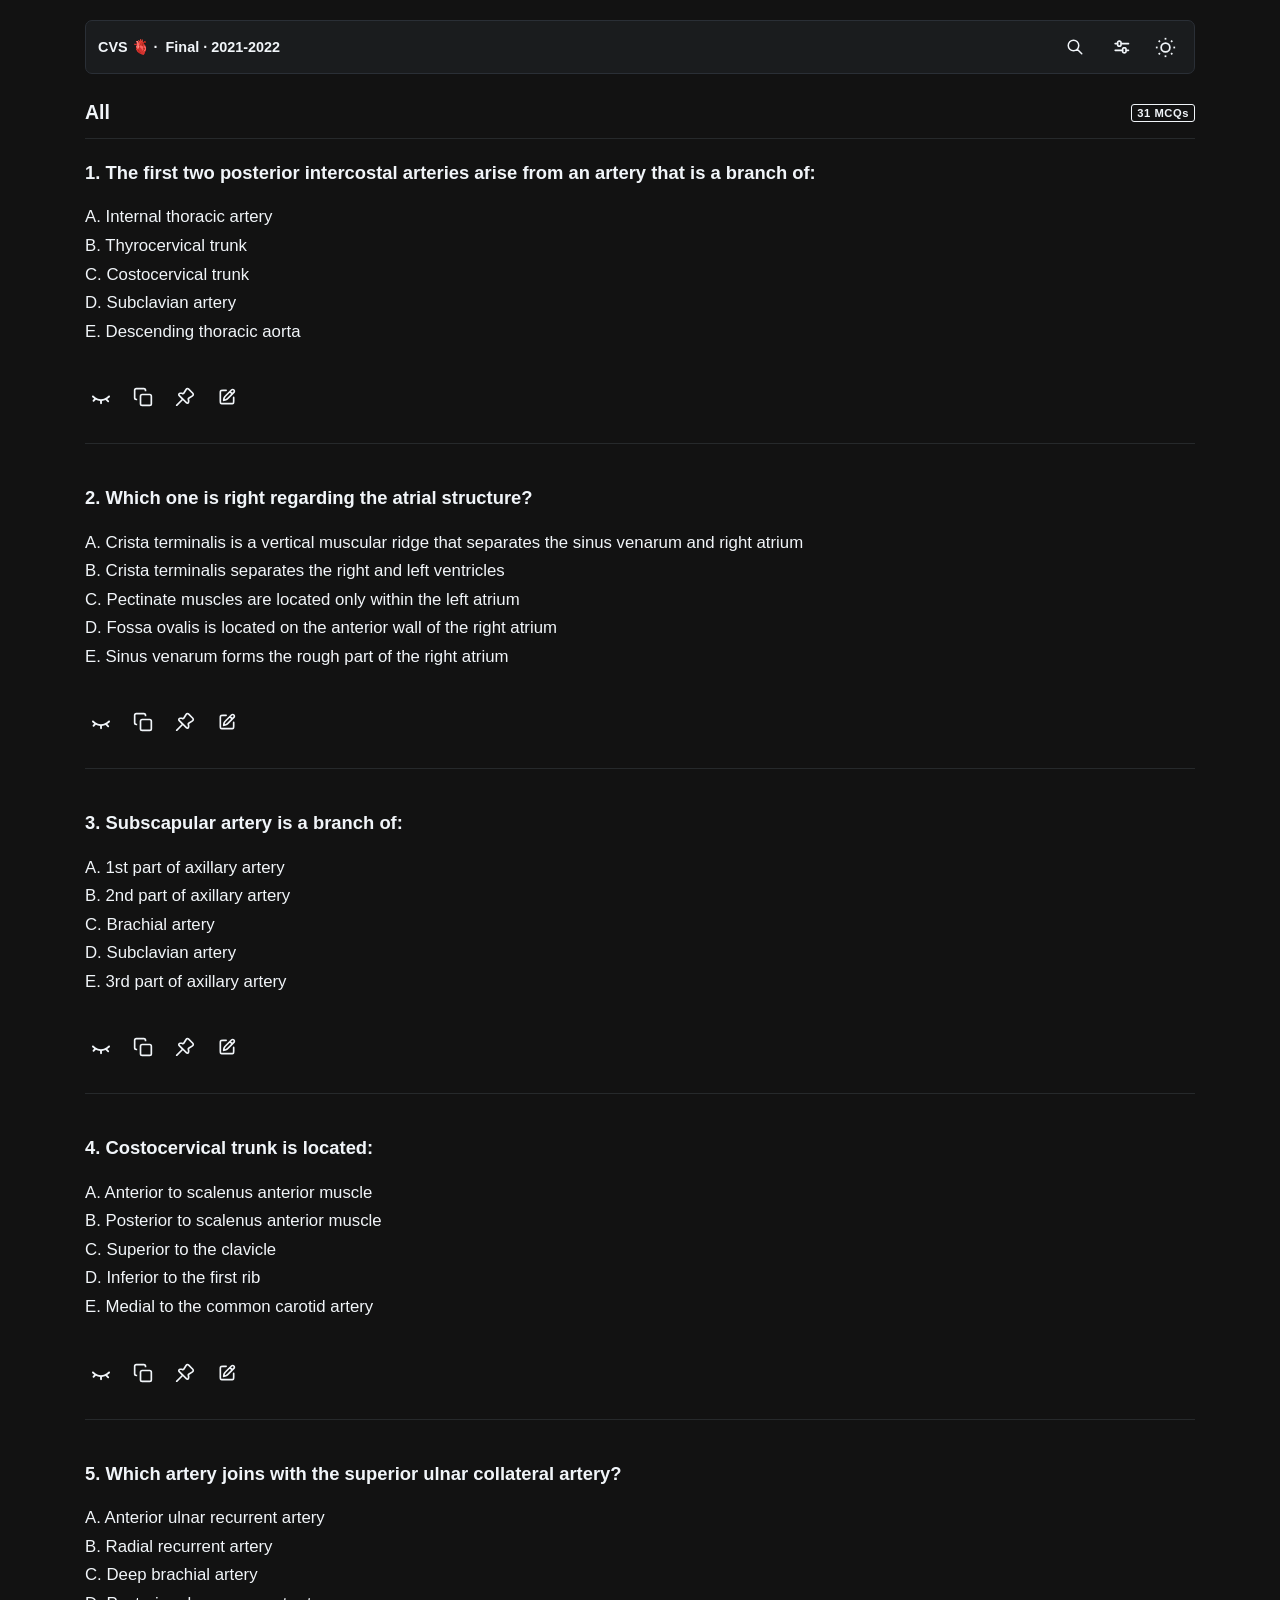
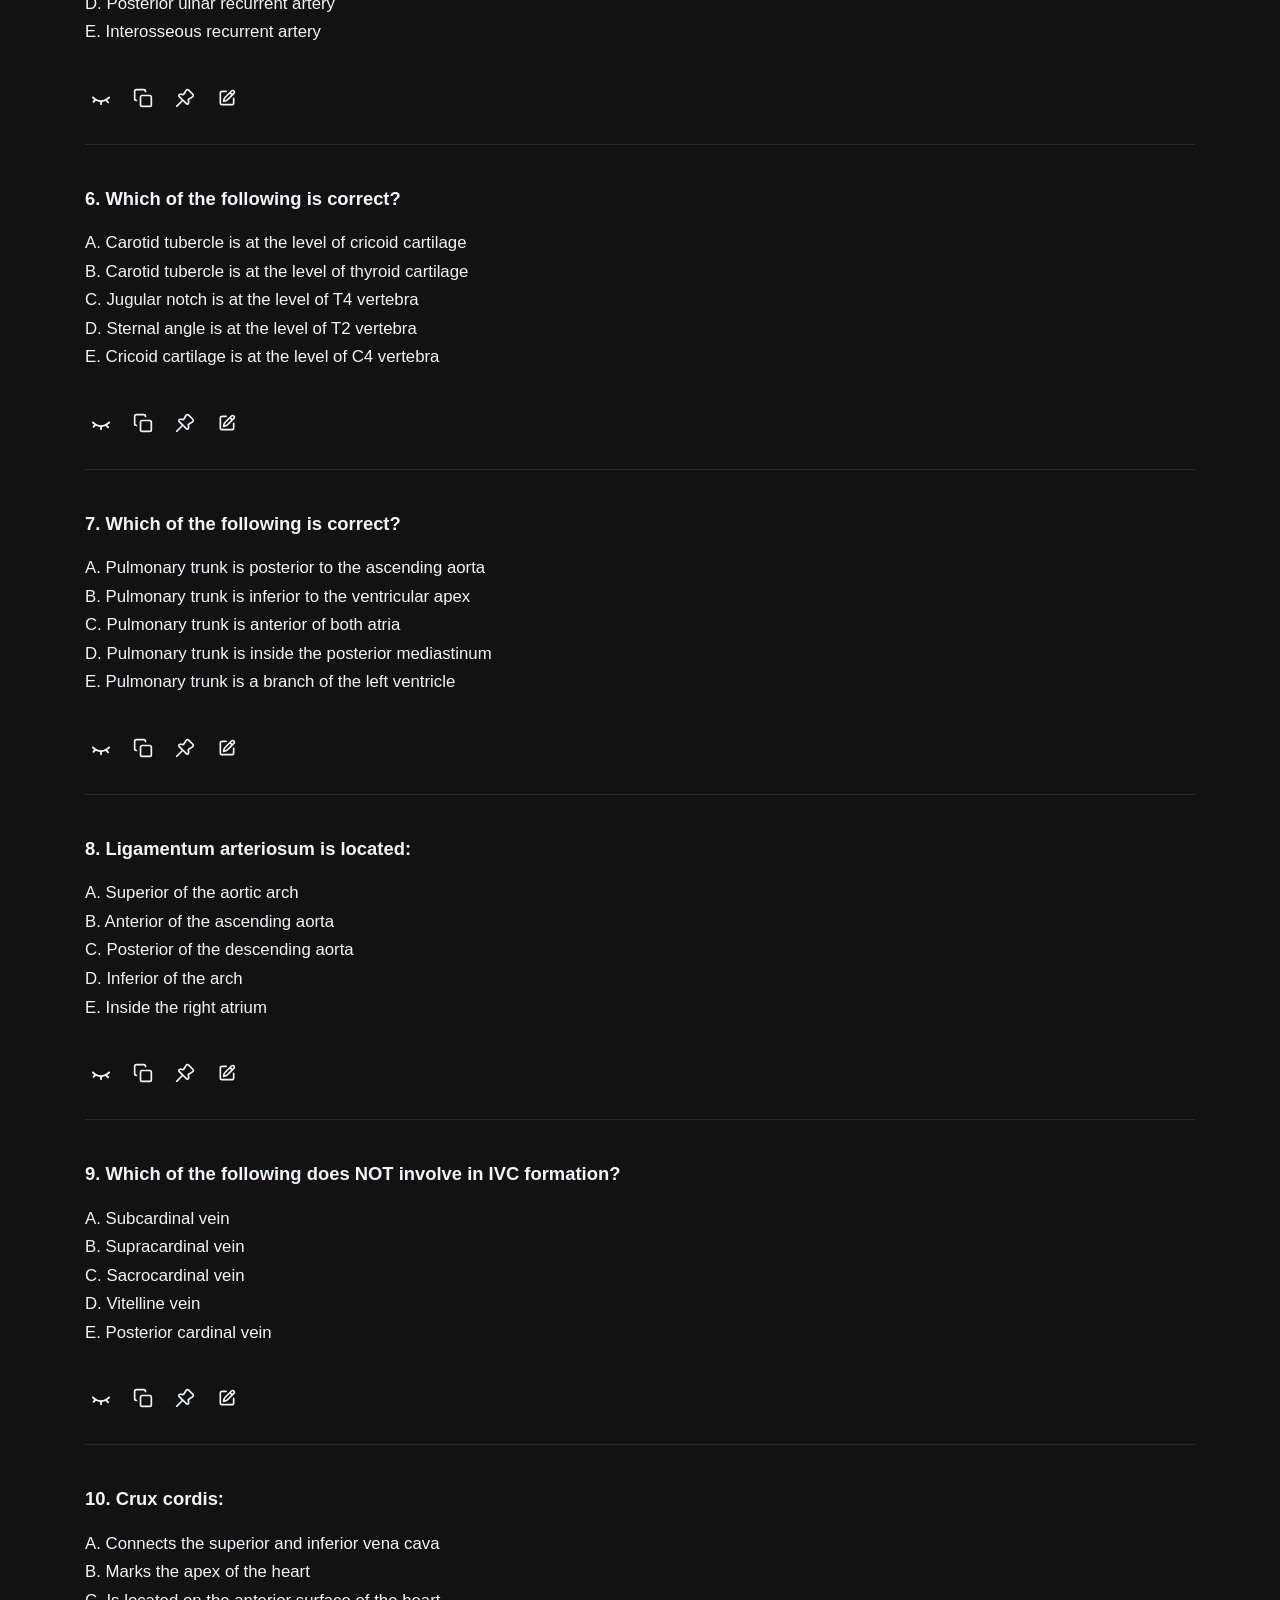
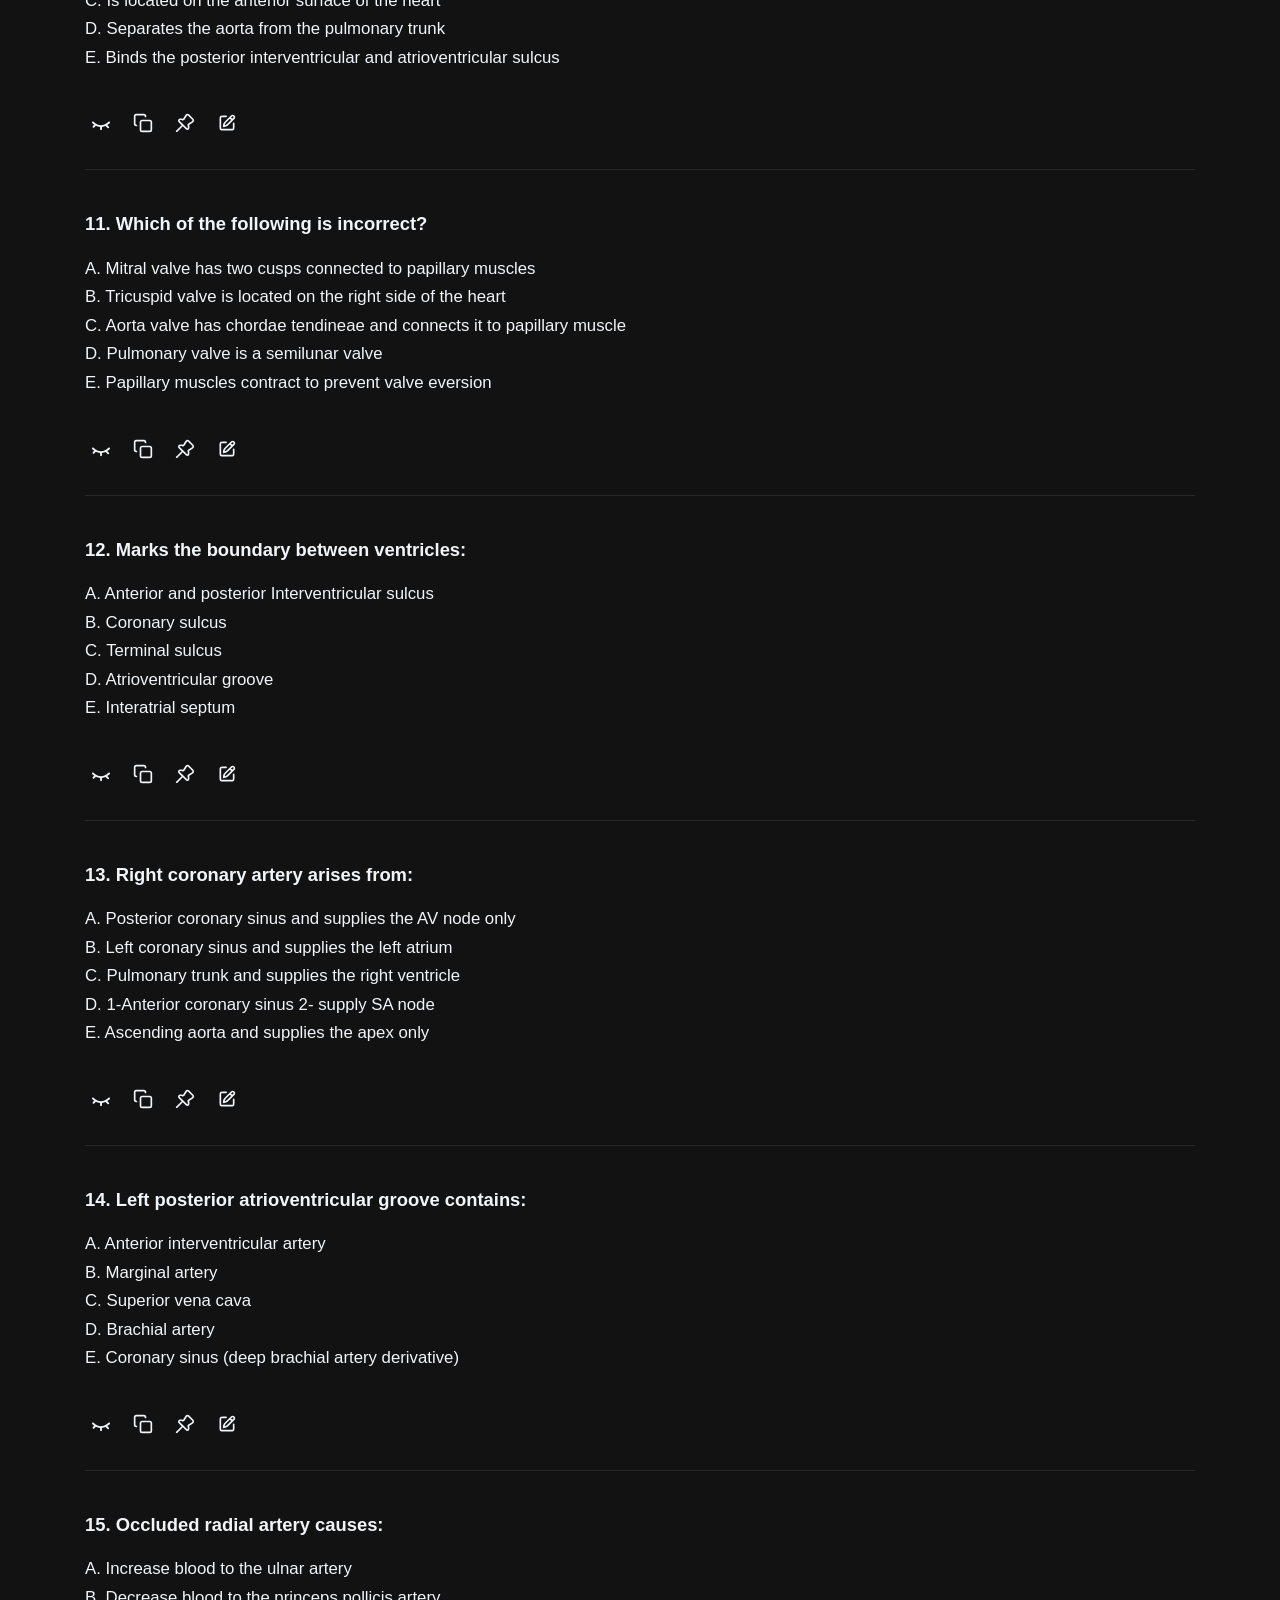
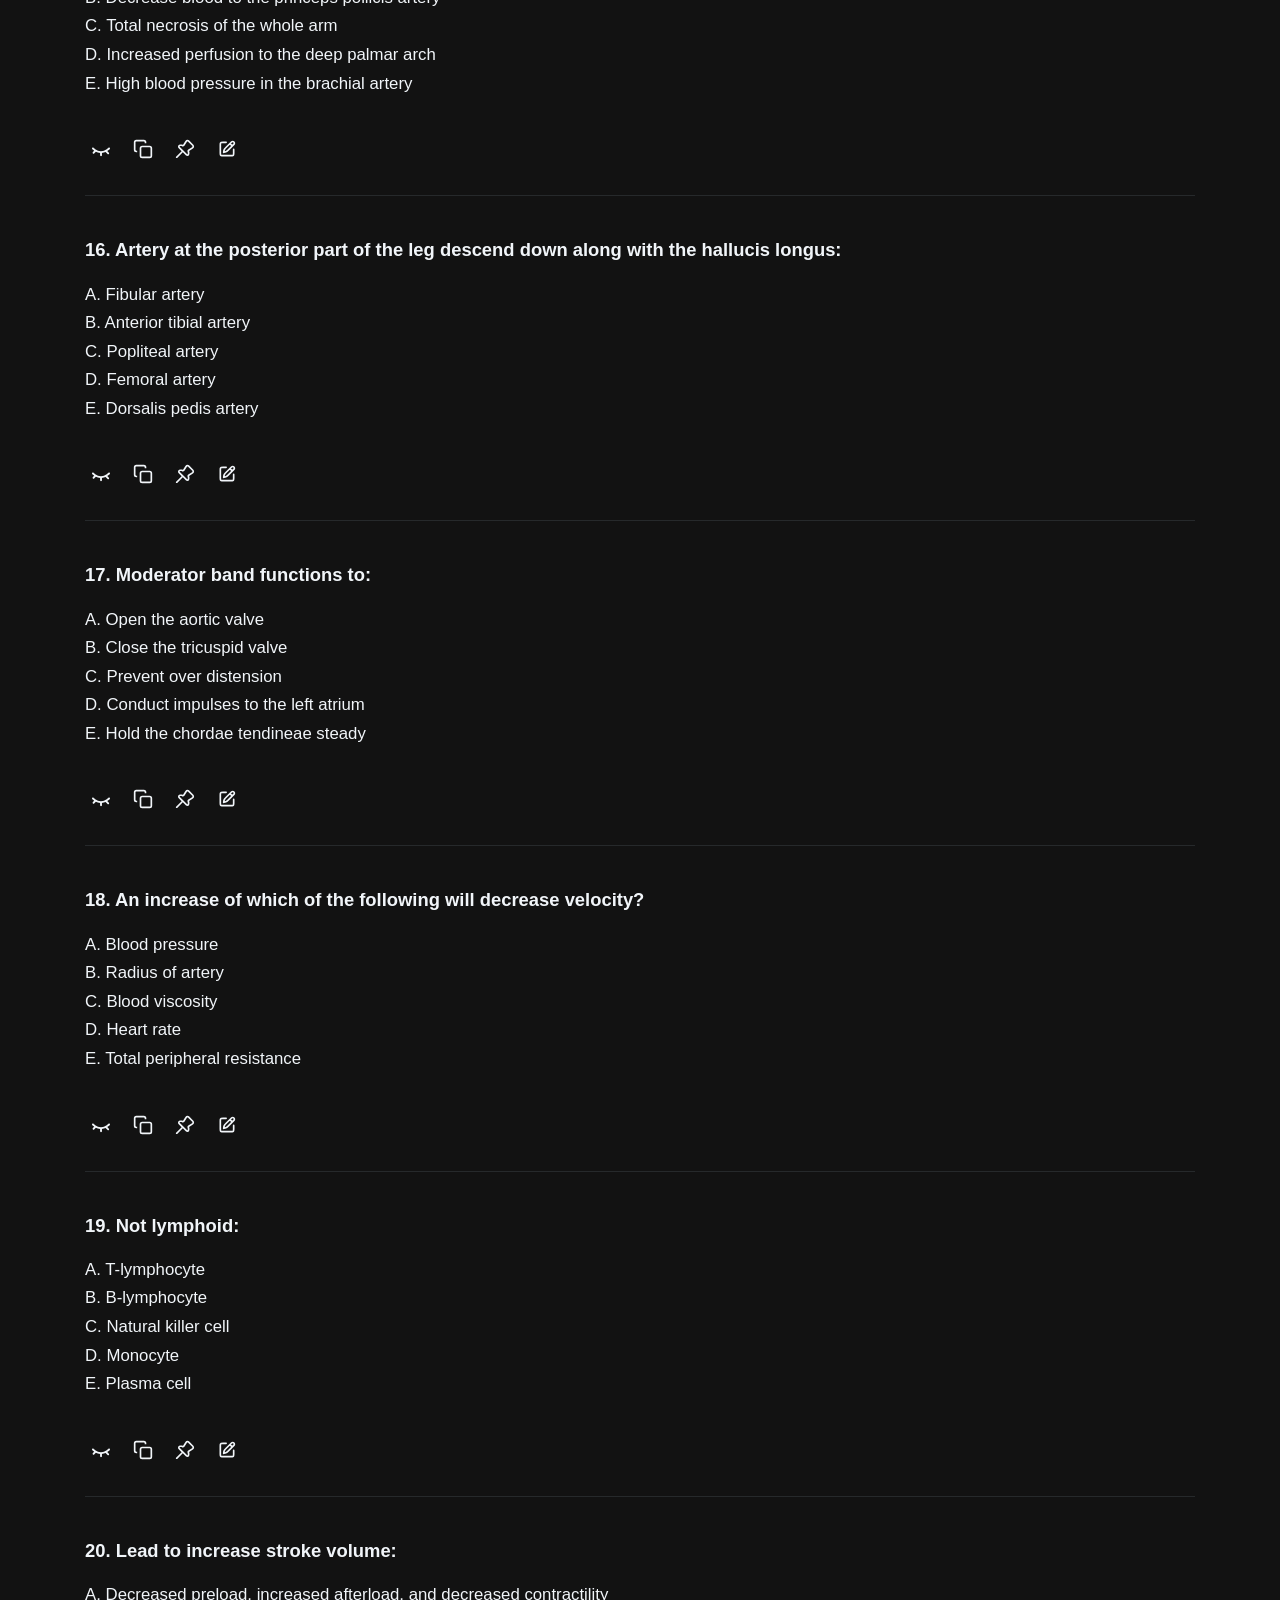
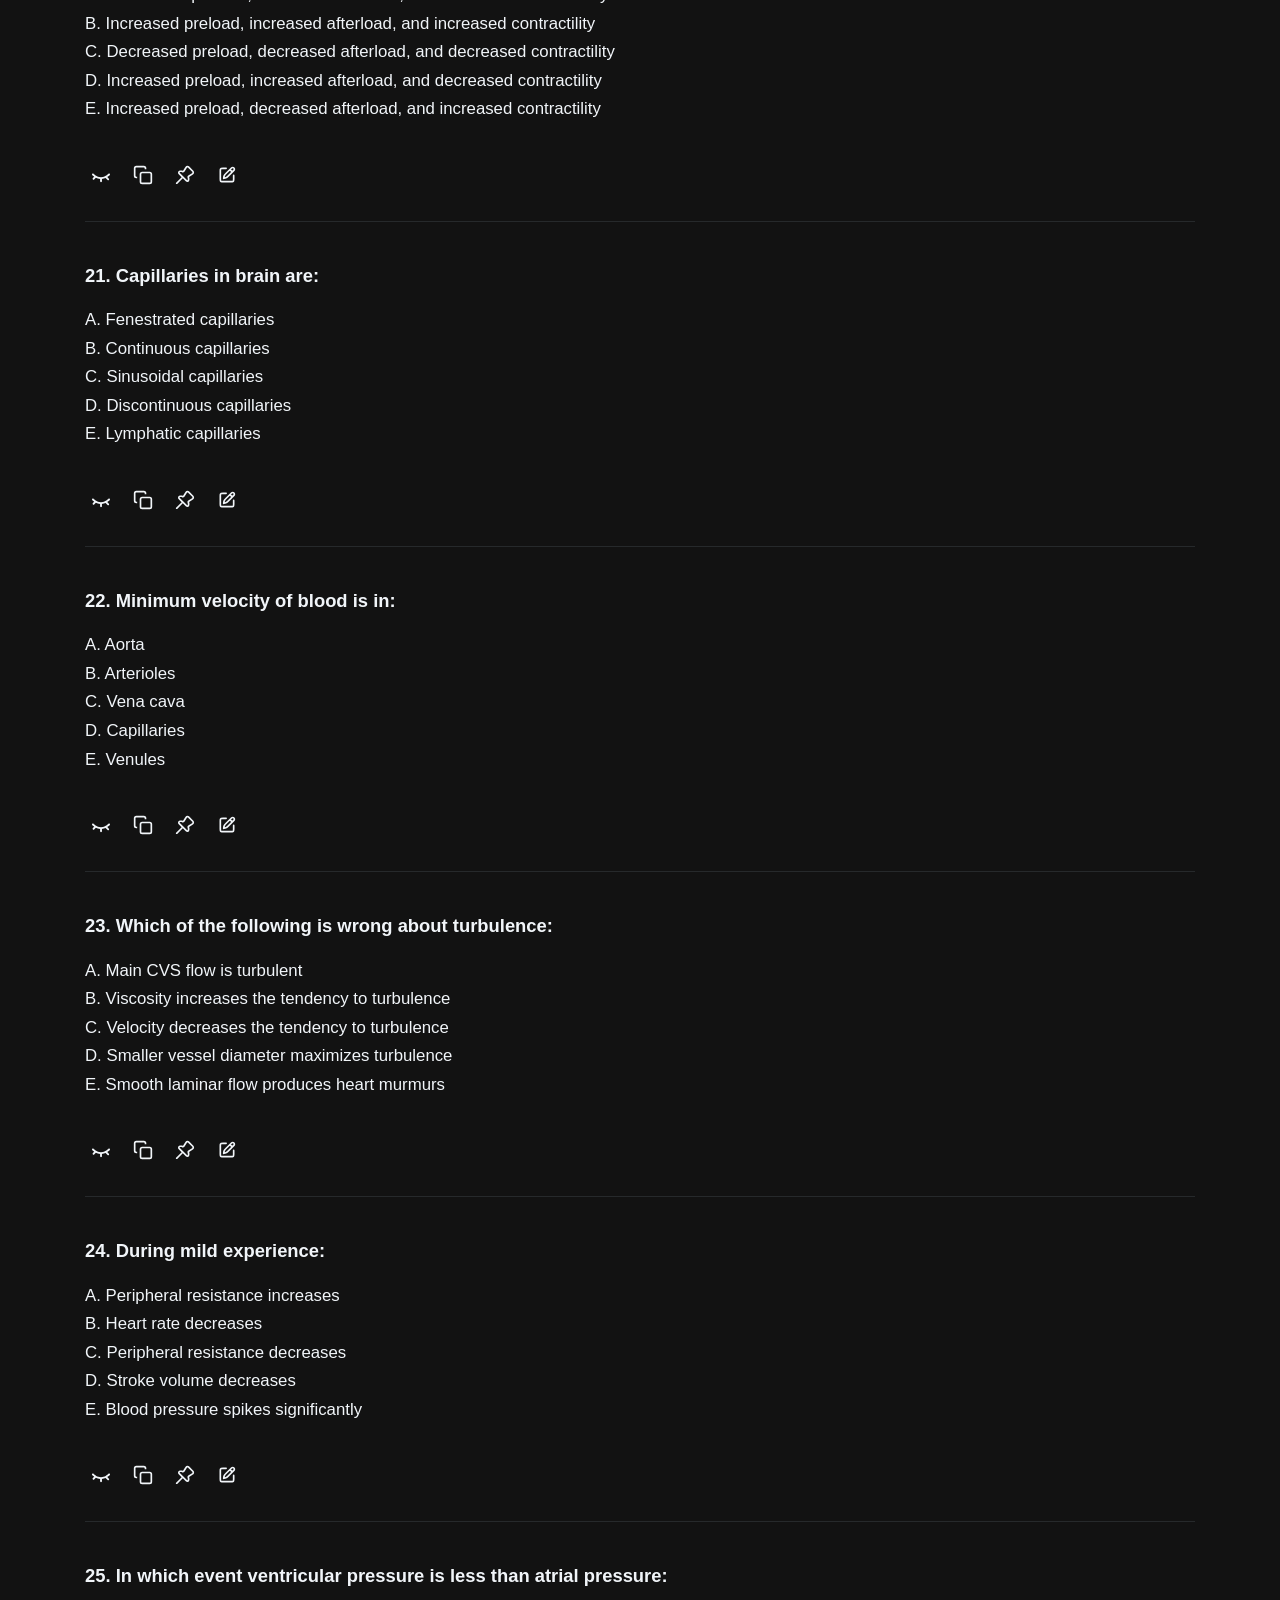
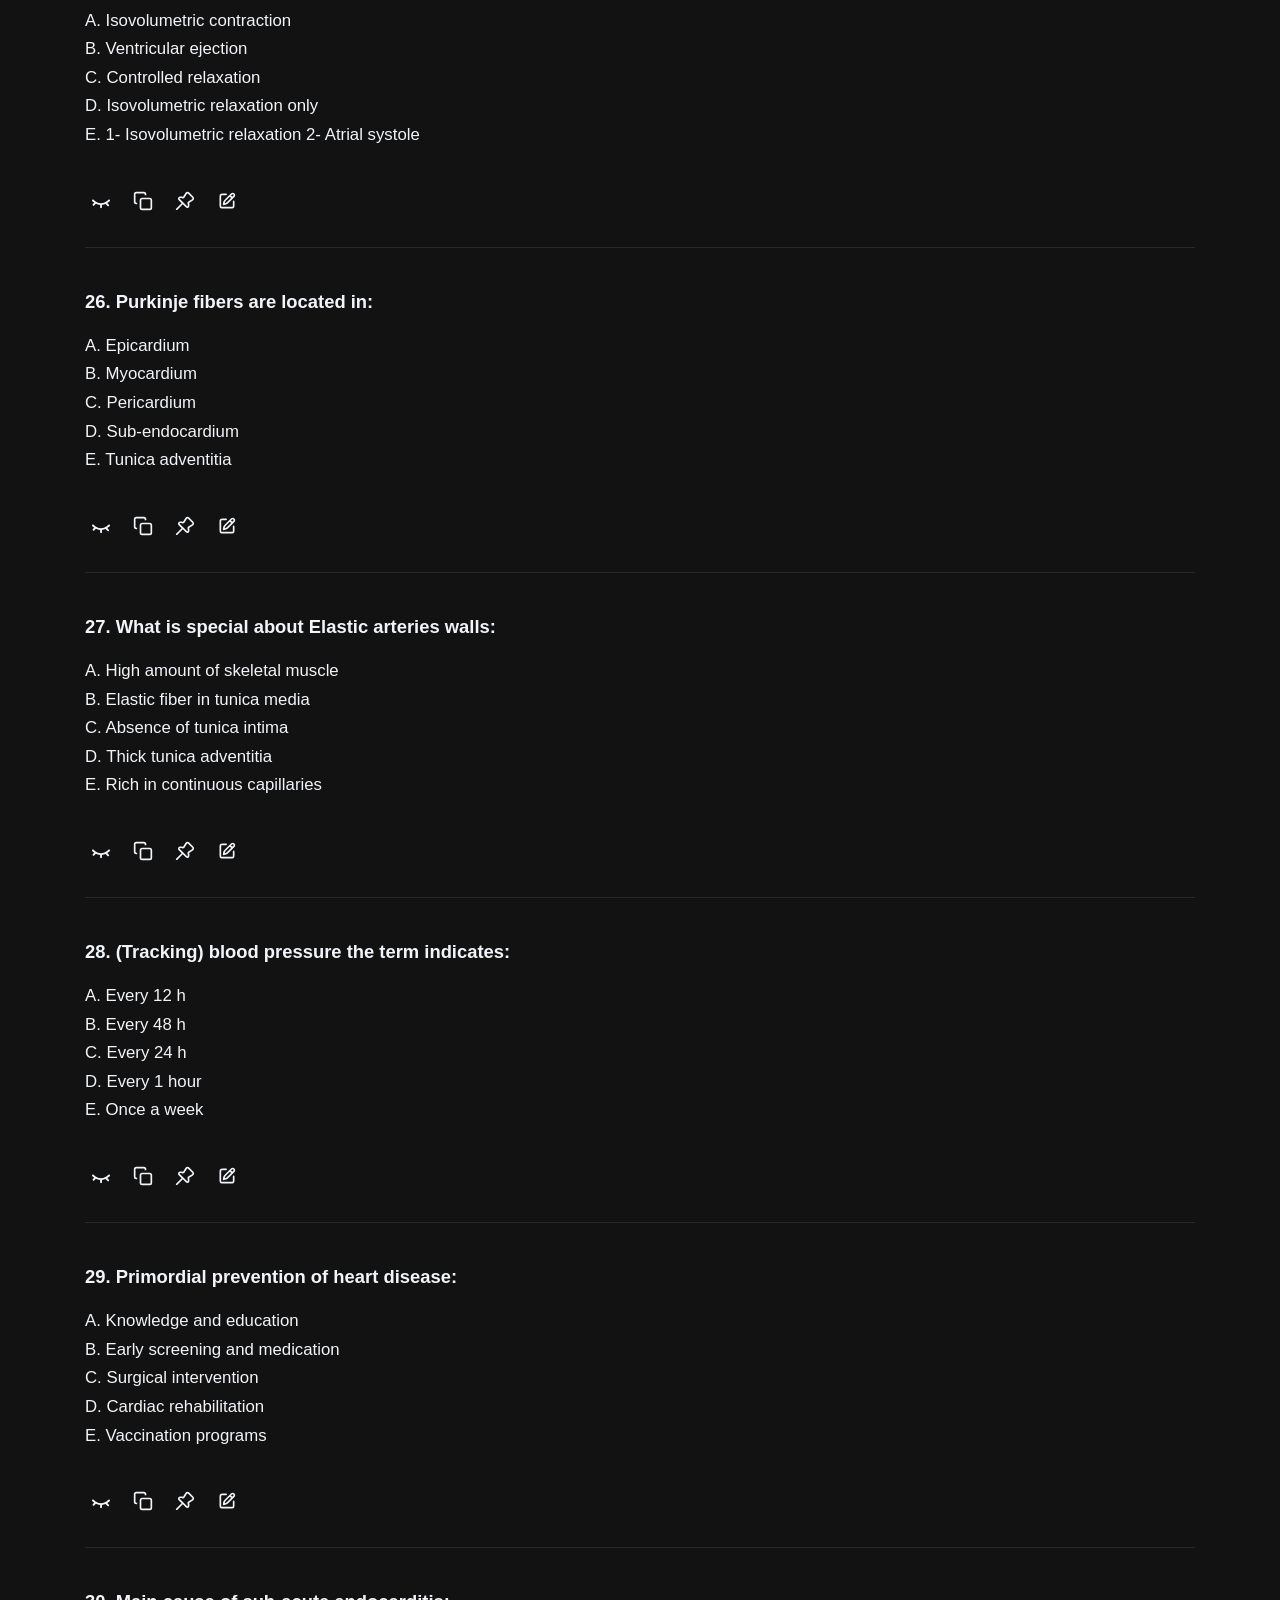
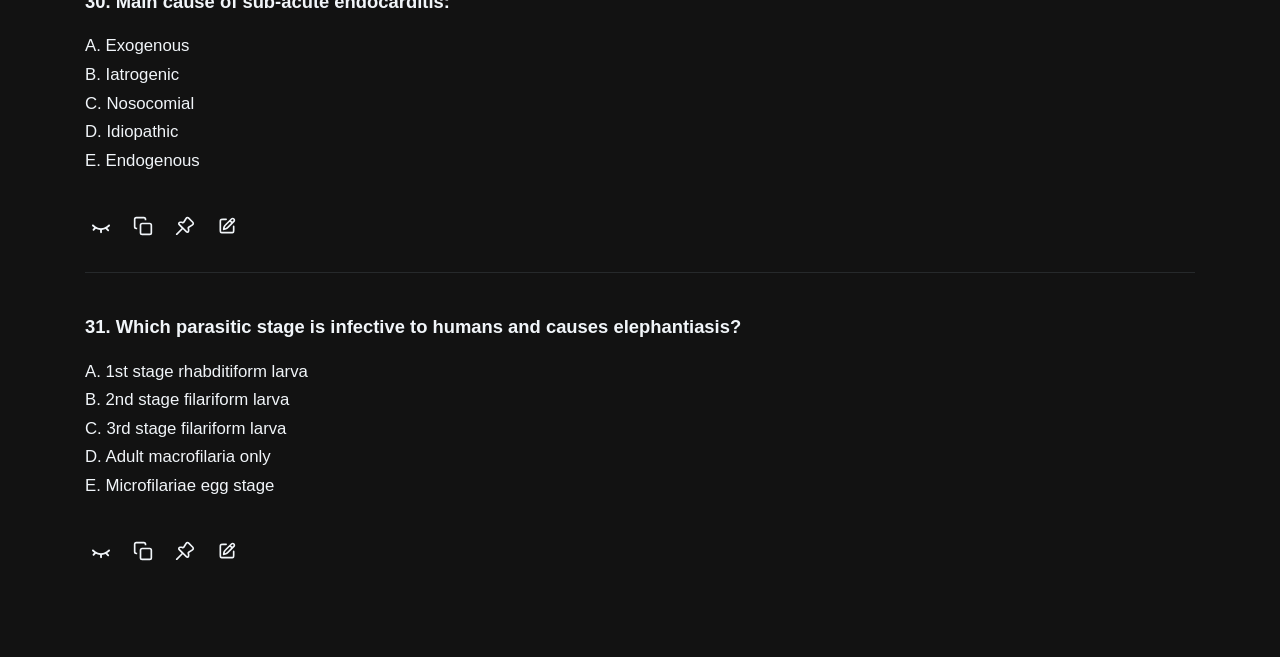
<file: CVS_Final_2021-2022.html>
<!DOCTYPE html>
<html lang="en">
<head>
    <meta charset="UTF-8">
    <meta name="viewport" content="width=device-width, initial-scale=1.0">
    <title>CVS_Final_2021-2022</title>

    <style>
       :root {
            --bg-body: #121212;
            --text-main: #f1f5f9;
            --text-opts: #f1f5f9;
            --header-bg: #f1f5f9;
            --header-text: #0f172a;
            --border-color: #26292b;
            --input-bg: #1a1c1e;
            --input-border: #2a2f36;
            --ans-bg: #1e293b;
            --ans-text: #f0cf6a;
            --filter-bg: transparent;
            --correct-color: #f0cf6a;
            --btn-bg: #f8fafc; 
            --btn-text: #0f172a;
            --opts-bg: #1a1c1e;
            --icon-hover-bg: rgba(255,255,255,0.08);
        }

        [data-theme="light"] {
            --bg-body: #ffffff;
            --text-main: #000000;
            --text-opts: #333333;
            --header-bg: #333333;
            --header-text: #ffffff;
            --border-color: #e0e0e0;
            --input-bg: #fcfcfc;
            --input-border: #cccccc;
            --ans-bg: #eef6e4;
            --ans-text: #2e7d32;
            --filter-bg: transparent;
            --correct-color: #2e7d32;
            --btn-bg: #52525b; 
            --btn-text: #ffffff;
            --opts-bg: #eef6e4;
            --icon-hover-bg: rgba(0,0,0,0.06);
        }

        
        @media print {
            body * {
                visibility: hidden !important;
            }
            body::before {
                content: "Printing is disabled for this document.";
                visibility: visible;
                display: block;
                text-align: center;
                margin-top: 40vh;
                font-size: 1.2rem;
            }
        }

        body {
            -webkit-user-select: none;
            user-select: none;
            -webkit-tap-highlight-color: transparent;
            background-color: var(--bg-body);
            color: var(--text-main);
            font-family: -apple-system, BlinkMacSystemFont, "Segoe UI", Roboto, sans-serif;
            margin: 0;
            display: flex;
            justify-content: center;
            transition: background-color 0.3s ease;
            overflow-x: hidden;
        }

          .theme-toggle,
        .subject-toggle,
        .subject-dropdown-item,
        .eye-btn,
        .icon-btn,
        .copy-btn,
        .pin-btn,
        .draw-btn,
        .answer-text,
        .lecture-select-btn,
        .lecture-dropdown-item,
        .search-toggle-btn,
        .search-close-btn,
        button {
            -webkit-tap-highlight-color: transparent;
        }

        /* Show the hand/pointer cursor on every clickable control so it
           doesn't fall back to the default Windows arrow on hover */
        button,
        .theme-toggle,
        .subject-toggle,
        .subject-dropdown-item,
        .eye-btn,
        .icon-btn,
        .copy-btn,
        .pin-btn,
        .draw-btn,
        .lecture-select-btn,
        .lecture-dropdown-item,
        .search-toggle-btn,
        .search-close-btn {
            cursor: pointer;
        }

        .container {
            width: 100%;
            max-width: 1150px;
            padding: 20px;
            box-sizing: border-box;
        }

        .header { 
            text-align: center; 
            margin-bottom: 15px;
            background-color: var(--input-bg);
            border: 1px solid var(--input-border);
            color: var(--text-main);
            padding: 8px 12px;
            min-height: 28px;
            border-radius: 7px;
            display: flex;
            justify-content: space-between;
            align-items: center;
            box-sizing: border-box;
            transition: all 0.2s ease;
        }

        .header-title-wrap {
            display: flex;
            align-items: center;
            gap: 12px;
            flex: 1;
            min-width: 0;
        }

        .header-title {
            font-size: 0.90rem;
            font-weight: 800;
            color: var(--text-main);
            white-space: nowrap;
            overflow: hidden;
            text-overflow: ellipsis;
        }

        @media (max-width: 480px) {
            .header {
                align-items: center;
            }
            .header-title-wrap {
                align-items: center;
            }
            .header-title {
                font-size: 0.80rem;
                white-space: normal;
                overflow: visible;
                text-overflow: clip;
                word-break: break-word;
                line-height: 1.4;
                text-align: left;
            }
            .title-line1,
            .title-line2 {
                display: block;
            }
            .title-sep-2 {
                display: none;
            }
        }

        .header-actions {
            display: flex;
            align-items: center;
            gap: 10px;
            flex-shrink: 0;
        }

        .icon-divider {
            width: 1px;
            height: 24px;
            background-color: var(--input-border);
            flex-shrink: 0;
        }

        /* Remove the divider lines between the search / subject / theme
           icons in the header, without affecting the one used in the
           active-search state (between the search box and close button). */
        #header-normal-right .icon-divider {
            display: none;
        }

        .controls-row { display: flex; gap: 12px; margin-bottom: 10px; }

        .search-wrapper {
            position: relative;
            flex: 1;
            display: flex;
            align-items: center;
        }

        .search-wrapper svg {
            position: absolute;
            left: 12px;
            color: var(--text-opts);
            z-index: 1;
        }

        #search-input {
            width: 100%;
            padding: 8px 10px 8px 40px;
            font-size: 1rem;
            border: none;
            background-color: transparent;
            color: var(--text-main);
            border-radius: 7px;
            outline: none;
        }

        .theme-toggle {
            background-color: transparent;
            border: none;
            color: var(--text-main);
            width: 33px;
            height: 33px;
            border-radius: 7px;
            display: flex;
            align-items: center;
            justify-content: center;
            transition: all 0.3s;
            flex-shrink: 0;
        }

        .search-toggle-btn {
            background-color: transparent;
            border: none;
            color: var(--text-main);
            width: 36px;
            height: 36px;
            border-radius: 7px;
            display: flex;
            align-items: center;
            justify-content: center;
            transition: all 0.3s;
            flex-shrink: 0;
        }

        .theme-toggle:hover,
        .search-toggle-btn:hover,
        .subject-toggle:hover {
            background-color: var(--icon-hover-bg);
        }

        /* Takeover styles */
        .search-takeover-wrap {
            display: none;
            width: 100%;
            align-items: center;
        }

        .search-takeover-wrap.open {
            display: flex;
        }

        .search-close-btn {
            background-color: transparent;
            border: none;
            color: var(--text-main);
            width: 36px;
            height: 36px;
            border-radius: 7px;
            display: flex;
            align-items: center;
            justify-content: center;
            transition: all 0.3s;
            flex-shrink: 0;
        }

        .search-close-btn:hover {
    background-color: rgba(255,255,255,0.08);
}

[data-theme="light"] .search-close-btn:hover {
    background-color: rgba(0,0,0,0.06);
}

.search-close-btn:focus {
    outline: none;
}

        /* Subject picker dropdown */
        .subject-toggle-wrapper {
            position: relative;
            display: inline-block;
        }

        .subject-toggle {
            background-color: transparent;
            border: none;
            color: var(--text-main);
            width: 36px;
            height: 36px;
            border-radius: 7px;
            display: flex;
            align-items: center;
            justify-content: center;
            transition: all 0.3s;
            flex-shrink: 0;
        }

        .subject-toggle svg {
            stroke: none !important;
            fill: var(--text-main);
            pointer-events: none;
        }

        .subject-toggle.dropdown-open {
            border-color: rgba(255,255,255,0.3);
            background: rgba(40, 42, 45, 0.9);
        }

        .subject-toggle.dropdown-open svg { fill: var(--text-main); }

        [data-theme="light"] .subject-toggle.dropdown-open {
            border-color: #121212;
            background: rgba(255,255,255,1);
        }

        .subject-dropdown {
            position: absolute;
            top: calc(100% + 8px);
            right: 0;
            background: #111111;
            border: 1px solid rgba(255,255,255,0.13);
            border-radius: 14px;
            overflow: hidden;
            min-width: 210px;
            z-index: 9999;
            opacity: 0;
            pointer-events: none;
            transform: translateY(-6px) scale(0.97);
            transition: opacity 0.22s ease, transform 0.22s ease;
            box-shadow: 0 16px 48px rgba(0,0,0,0.65);
        }

        .subject-dropdown.open {
            opacity: 1;
            transform: translateY(0) scale(1);
            pointer-events: all;
        }

        [data-theme="light"] .subject-dropdown {
            background: #ffffff;
            border-color: rgba(0,0,0,0.13);
            box-shadow: 0 16px 48px rgba(0,0,0,0.15);
        }

        .subject-dropdown-header {
            padding: 10px 10px 10px 16px;
            font-size: 0.72rem;
            font-weight: 700;
            color: #555;
            letter-spacing: 0.09em;
            text-transform: uppercase;
            border-bottom: 1px solid rgba(255,255,255,0.08);
            display: flex;
            align-items: center;
            justify-content: space-between;
            text-align: left;
        }

        [data-theme="light"] .subject-dropdown-header {
            border-bottom-color: rgba(0,0,0,0.08);
            color: #999;
        }

        /* Cap the list to ~8 rows tall (incl. All); the rest scrolls inside
           the dropdown, and overscroll-behavior stops that scroll from
           chaining into the page once it reaches the end. */
        .subject-dropdown-items {
            max-height: 348px;
            overflow-y: auto;
            overscroll-behavior: contain;
            scrollbar-width: thin;
            scrollbar-color: rgba(255,255,255,0.25) transparent;
        }

        [data-theme="light"] .subject-dropdown-items {
            scrollbar-color: rgba(0,0,0,0.25) transparent;
        }

        .subject-dropdown-items::-webkit-scrollbar {
            width: 6px;
        }

        .subject-dropdown-items::-webkit-scrollbar-track {
            background: transparent;
        }

        .subject-dropdown-items::-webkit-scrollbar-thumb {
            background-color: rgba(255,255,255,0.25);
            border-radius: 6px;
        }

        [data-theme="light"] .subject-dropdown-items::-webkit-scrollbar-thumb {
            background-color: rgba(0,0,0,0.25);
        }

        .subject-dropdown-item {
            display: flex;
            align-items: center;
            gap: 11px;
            padding: 13px 16px;
            font-size: 0.88rem;
            font-weight: 700;
            color: #aaa;
            transition: background 0.15s ease, color 0.15s ease;
            user-select: none;
            text-align: left;
            white-space: nowrap;
        }

        [data-theme="light"] .subject-dropdown-item { color: #666; }

        .subject-dropdown-item:not(:last-child) {
            border-bottom: 1px solid rgba(255,255,255,0.06);
        }

        [data-theme="light"] .subject-dropdown-item:not(:last-child) {
            border-bottom-color: rgba(0,0,0,0.06);
        }

        .subject-dropdown-item:hover {
            background: rgba(255,255,255,0.06);
            color: #e2e8f0;
        }

        [data-theme="light"] .subject-dropdown-item:hover {
            background: rgba(0,0,0,0.04);
            color: #111;
        }

        .subject-dropdown-item.selected { color: #f1f5f9; }

        [data-theme="light"] .subject-dropdown-item.selected { color: #111; }

        .filter-option-dot {
            width: 8px;
            height: 8px;
            border-radius: 50%;
            border: 1.5px solid rgba(255,255,255,0.25);
            flex-shrink: 0;
            transition: background 0.15s ease, border-color 0.15s ease;
        }

        [data-theme="light"] .filter-option-dot { border-color: rgba(0,0,0,0.2); }

        .subject-dropdown-item.selected .filter-option-dot {
            background: #f1f5f9;
            border-color: #f1f5f9;
        }

        [data-theme="light"] .subject-dropdown-item.selected .filter-option-dot {
            background: #111;
            border-color: #111;
        }

        .controls-row { position: relative; }

        .lecture-select-wrapper {
            position: relative;
            display: flex;
            align-items: center;
            min-width: 0;
            flex: 1 1 auto;
        }

        .lecture-select-btn {
            background: transparent;
            border: none;
            display: flex;
            align-items: center;
            gap: 6px;
            min-width: 0;
            max-width: 100%;
            padding: 4px 6px;
            margin: -4px -6px;
            border-radius: 6px;
            transition: background-color 0.2s ease;
        }

        .lecture-select-btn:hover {
            background-color: rgba(255,255,255,0.06);
        }

        [data-theme="light"] .lecture-select-btn:hover {
            background-color: rgba(0,0,0,0.04);
        }

        .lecture-chevron {
            flex-shrink: 0;
            color: var(--text-main);
            transition: transform 0.2s ease;
            position: relative;
            top: 2px;
        }

        .lecture-select-btn.dropdown-open .lecture-chevron {
            transform: rotate(180deg);
        }

        .lecture-dropdown {
            position: absolute;
            top: calc(100% + 13px);
            left: 0;
            background: #111111;
            border: 1px solid rgba(255,255,255,0.13);
            border-radius: 14px;
            overflow: hidden;
            width: 290px;
            max-width: 80vw;
            z-index: 50;
            opacity: 0;
            pointer-events: none;
            transform: translateY(-6px) scale(0.97);
            transition: opacity 0.22s ease, transform 0.22s ease;
            box-shadow: 0 16px 48px rgba(0,0,0,0.65);
        }

        

        .lecture-dropdown.open {
            opacity: 1;
            transform: translateY(0) scale(1);
            pointer-events: all;

        }

        [data-theme="light"] .lecture-dropdown {
            background: #ffffff;
            border-color: rgba(0,0,0,0.13);
            box-shadow: 0 16px 48px rgba(0,0,0,0.15);
        }

        .lecture-dropdown-header {
            padding: 10px 10px 10px 16px;
            font-size: 0.70rem;
            font-weight: 700;
            letter-spacing: 0.09em;
            text-transform: uppercase;
            color: #777;
            text-align: left;
            border-bottom: 1px solid rgba(255,255,255,0.13);
            display: flex;
            align-items: center;
            justify-content: space-between;
        }

        [data-theme="light"] .lecture-dropdown-header {
            color: #999;
            border-bottom-color: rgba(0,0,0,0.13);
        }

        .dropdown-close-btn {
            display: flex;
            align-items: center;
            justify-content: center;
            width: 24px;
            height: 24px;
            padding: 0;
            border: none;
            border-radius: 6px;
            background: transparent;
            color: #888;
            flex-shrink: 0;
            transition: background-color 0.15s ease, color 0.15s ease;
        }

        .dropdown-close-btn svg {
            width: 13px;
            height: 13px;
            pointer-events: none;
        }

        .dropdown-close-btn:hover {
            background-color: rgba(255,255,255,0.1);
            color: #f1f5f9;
        }

        [data-theme="light"] .dropdown-close-btn:hover {
            background-color: rgba(0,0,0,0.06);
            color: #111;
        }

        /* Cap the list to ~7 rows tall; anything beyond that scrolls
           inside the dropdown instead of growing the page. */
        .lecture-dropdown-items {
            max-height: 329px;
            overflow-y: auto;
            overscroll-behavior: contain;
            scrollbar-width: thin;
            scrollbar-color: rgba(255,255,255,0.25) transparent;
        }

        [data-theme="light"] .lecture-dropdown-items {
            scrollbar-color: rgba(0,0,0,0.25) transparent;
        }

        .lecture-dropdown-items::-webkit-scrollbar {
            width: 6px;
        }

        .lecture-dropdown-items::-webkit-scrollbar-track {
            background: transparent;
        }

        .lecture-dropdown-items::-webkit-scrollbar-thumb {
            background-color: rgba(255,255,255,0.25);
            border-radius: 6px;
        }

        [data-theme="light"] .lecture-dropdown-items::-webkit-scrollbar-thumb {
            background-color: rgba(0,0,0,0.25);
        }

        .lecture-dropdown-item {
            display: flex;
            align-items: flex-start;
            gap: 11px;
            padding: 13px 16px;
            font-size: 0.88rem;
            font-weight: 700;
            color: #aaa;
            transition: background 0.15s ease, color 0.15s ease;
            user-select: none;
            text-align: left;
        }

        [data-theme="light"] .lecture-dropdown-item { color: #666; }

        .lecture-dropdown-item:not(:last-child) {
            border-bottom: 1px solid rgba(255,255,255,0.06);
        }

        [data-theme="light"] .lecture-dropdown-item:not(:last-child) {
            border-bottom-color: rgba(0,0,0,0.06);
        }

        .lecture-dropdown-item:hover {
            background: rgba(255,255,255,0.06);
            color: #e2e8f0;
        }

        [data-theme="light"] .lecture-dropdown-item:hover {
            background: rgba(0,0,0,0.04);
            color: #111;
        }

        .lecture-dropdown-item.selected { color: #f1f5f9; }

        [data-theme="light"] .lecture-dropdown-item.selected { color: #111; }

        .lecture-item-text {
            flex: 1;
            min-width: 0;
            line-height: 1.4;
            white-space: normal;
            word-break: break-word;
            padding-top: 1px;
        }

        .lecture-dot {
            width: 8px;
            height: 8px;
            margin-top: 5px;
            border-radius: 50%;
            border: 1.5px solid rgba(255,255,255,0.25);
            flex-shrink: 0;
            transition: background 0.15s ease, border-color 0.15s ease;
        }

        [data-theme="light"] .lecture-dot { border-color: rgba(0,0,0,0.2); }

        .lecture-dropdown-item.selected .lecture-dot {
            background: #f1f5f9;
            border-color: #f1f5f9;
        }

        [data-theme="light"] .lecture-dropdown-item.selected .lecture-dot {
            background: #111;
            border-color: #111;
        }

        .divider { border: none; margin-bottom: 12px; }

        .q-block {
            position: relative;
            margin-bottom: 40px;
            border-bottom: 1px solid var(--border-color);
            padding-bottom: 30px;
        }

        .q-block:last-child { border-bottom: none; }
        .q-text { font-size: 1.15rem; font-weight: 600; margin-bottom: 12px; line-height: 1.5; }
        .opts { list-style-type: none; padding: 0; line-height: 1.7; font-size: 1.05rem; color: var(--text-opts); margin-bottom: 15px; }

        .ans-row {
            display: flex;
            justify-content: space-between;
            align-items: center;
            flex-wrap: wrap;
            gap: 10px;
        }

        .ans-row--multi {
            flex-direction: column;
            align-items: flex-start;
            justify-content: flex-start;
            gap: 8px;
        }
        
        .ans-btn:hover {
            opacity: 0.9;
        }
        .ans-btn:active {
            transform: scale(0.98);
        }

        .ans-btn.revealed {
            background-color: var(--ans-bg);
            color: var(--ans-text);
            padding: 7px 12px;
            font-size: 16px;
            white-space: pre-line;
            text-align: left;
        }

        mark { background-color: #f0cf6a; color: #000; }
        .opts li.correct-option { color: var(--correct-color); font-weight: 650; background-color: var( --opts-bg); display: inline-block; padding: 0 7px 0 1px; border-radius: 4px;}
        
        .section-heading {
            display: flex;
            flex-direction: column;
            gap: 10px;
            padding-bottom: 14px;
            margin-bottom: 20px;
            border-bottom: 1px solid var(--border-color);
        }

        .section-heading-row {
            display: flex;
            justify-content: space-between;
            align-items: center;
            gap: 16px;
        }

        /* Optional small note shown under the "All" heading on first open,
           above the divider line. Not every file needs one — to remove it,
           just clear the CONTENT_NOTE constant near the top of the script
           (or delete it). */
        .section-note {
            font-size: 0.80rem;
            font-weight: 400;
            line-height: 1.5;
            color: #999;
        }

        [data-theme="light"] .section-note {
            color: #9a9a9a;
        }

        .no-results {
            text-align: center;
            padding: 60px 20px;
            color: var(--text-opts);
            font-size: 1.15rem;
            font-weight: 500;
            opacity: 0.6;
            box-sizing: border-box;
            width: 100%;
            display: block; 
        }

        .section-heading-title {
            font-size: 1.10rem;
            font-weight: 700;
            color: var(--text-main);
            min-width: 0;
            overflow: hidden;
            text-overflow: ellipsis;
            white-space: nowrap;
        }

        /* Two versions of the lecture/subject name are rendered together:
           .label-full (complete text, used on larger screens) and
           .label-short (hard-capped to 25 characters + "…", used on small
           screens). Only one is shown at a time via the media query below. */
        .label-short { display: none; }

        /* Subject names (e.g. "Microbiology 🦠") are shown a bit larger
           than individual lecture names (e.g. "Trachea, bronch..."). */
        .section-heading-title.subject-title {
            font-size: 1.22rem;
        }

        .mcq-count-badge {
            font-size: 0.70rem;
            font-weight: 700;
            color: var(--text-main);
            border: 1px solid var(--text-main);
            padding: 2px 5px;
            border-radius: 3px;
            letter-spacing: 0.05em;
            white-space: nowrap;
            flex-shrink: 0;
        }

        @media (max-width: 480px) {
            .section-heading-title {
                font-size: 1rem;
            }
            .section-heading-title.subject-title {
                font-size: 1.12rem;
            }
            .label-full { display: none; }
            .label-short { display: inline; }
        }

        /* Eye / Copy / Pin icon buttons */
        .ans-row {
            justify-content: flex-start !important;
            position: relative;
            z-index: 10;
        }

        .icon-btn, .eye-btn {
            background: transparent;
            border: none;
            display: inline-flex;
            align-items: center;
            justify-content: center;
            color: var(--text-main);
            padding: 6px;
            border-radius: 6px;
            transition: background-color 0.2s ease, opacity 0.2s ease, color 0.2s ease;
            margin-top: 20px;
        }

        .icon-btn:hover, .eye-btn:hover {
            background-color: var(--icon-hover-bg);
        }

        .icon-btn svg, .eye-btn svg {
            width: 20px;
            height: 20px;
            display: block;
            fill: currentColor;
        }

        .eye-btn svg.icon-eye-open {
            width: 22px;
            height: 22px;
        }

        .eye-btn[data-revealed="true"] {
            color: var(--correct-color);
        }

        .pin-btn[data-pinned="true"] {
             color: var(--correct-color);
        }

        .eye-part-row {
            display: flex;
            align-items: center;
            gap: 8px;
        }

        .eye-part-label {
            font-size: 0.75rem;
            font-weight: 700;
            color: var(--text-opts);
            opacity: 0.7;
            min-width: 12px;
            text-align: center;
        }

        .answer-text {
            display: none;
            width: 100%;
            box-sizing: border-box;
            background-color: var(--opts-bg);
            color: var(--correct-color);
            font-weight: 800;
            font-size: 15px;
            padding: 7px 12px;
            border-radius: 5px;
        }

        .case-block .answer-text {
            width: auto;
            max-width: 100%;
            white-space: pre-line;
            text-align: left;
            margin-top: 10px;
        }

        .copy-wrap {
            position: relative;
            display: inline-flex;
        }

        .copy-btn svg {
            transition: opacity 0.15s ease, transform 0.15s ease;
        }

        .copy-btn.copied {
            color: var(--correct-color);
        }

        .copy-btn.copied svg {
            animation: copy-check-pop 0.3s ease;
        }

        @keyframes copy-check-pop {
            0% { transform: scale(0.6); opacity: 0; }
            60% { transform: scale(1.15); opacity: 1; }
            100% { transform: scale(1); opacity: 1; }
        }

        /* Multi-case questions (e.g. Q29 style) */
        .case-block {
            position: relative;
            margin-top: 14px;
            padding-top: 10px;
        }

        .case-block:first-of-type {
            margin-top: 16px;
        }

        .case-eye-row {
            margin-top: 2px;
        }

        .case-eye-row .eye-btn {
            margin-top: 6px;
        }

        /* Case questions (Q21, Q22): the reveal button itself turns into
           the answer box, instead of showing an open-eye icon plus a
           separate answer box. */
        .case-eye-row .eye-btn.case-answer-revealed {
            display: block;
            width: auto;
            max-width: 100%;
            background-color: var(--opts-bg);
            color: var(--correct-color);
            font-weight: 800;
            font-size: 15px;
            padding: 7px 12px;
            border-radius: 5px;
            white-space: pre-line;
            text-align: left;
            cursor: pointer;
        }

        .case-actions-row {
            display: flex;
            align-items: center;
            gap: 10px;
            margin-top: 16px;
            padding-top: 14px;
            border-top: 1px dashed var(--border-color);
            position: relative;
            z-index: 10;
        }

        .case-actions-row .icon-btn {
            margin-top: 0;
        }

        .case-text {
            font-size: 1.02rem;
            font-weight: 600;
            margin-bottom: 10px;
            line-height: 1.5;
        }

        
        .draw-overlay {
            position: absolute;
            top: 0;
            left: 0;
            width: 100%;
            height: 100%;
            z-index: 5;
            pointer-events: none;
            touch-action: none;
        }

        .draw-overlay.draw-overlay--outer {
            top: -40px;
            height: calc(100% + 40px);
        }

        .draw-overlay.active {
            pointer-events: auto;
            cursor: crosshair;
            touch-action: none;
        }

        /* While any question's drawing mode is on, block page scrolling so a
           stylus/finger stroke never gets interpreted as a scroll gesture.
           Buttons remain clickable since taps don't trigger this. */
        html.drawing-lock,
        body.drawing-lock {
            touch-action: none;
            overscroll-behavior: none;
        }

        .draw-overlay .draw-path {
            stroke: #ff0000;
            stroke-width: 3;
            fill: none;
            stroke-linecap: round;
            stroke-linejoin: round;
        }

    </style>

</head>

<body oncontextmenu="return false;">

<div class="container">
    <div class="header" id="header">
        <!-- NORMAL HEADER STATE -->
        <div cla+ss="header-title-wrap" id="header-normal-left">
      <span class="header-title"><span class="title-line1">CVS 🫀&nbsp;·&nbsp; Final</span><span class="title-sep-2">&nbsp;·&nbsp;</span><span class="title-line2">2021-2022</span></span>
        </div>

        <div class="header-actions" id="header-normal-right">
            <button class="search-toggle-btn" id="search-toggle-btn" onclick="toggleSearchBar()" title="Search">
                <svg width="18" height="18" viewBox="0 0 24 24" fill="none" xmlns="http://www.w3.org/2000/svg"><path d="M14.9536 14.9458L21 21M17 10C17 13.866 13.866 17 10 17C6.13401 17 3 13.866 3 10C3 6.13401 6.13401 3 10 3C13.866 3 17 6.13401 17 10Z" stroke="currentColor" stroke-width="2" stroke-linecap="round" stroke-linejoin="round"></path></svg>
            </button>

            <div class="icon-divider"></div>

            <div class="subject-toggle-wrapper">
                <div class="subject-toggle" id="subject-toggle-btn" onclick="toggleSubjectDropdown()" title="Filter by subject">
                    <svg width="20" height="20" viewBox="0 0 24 24" xmlns="http://www.w3.org/2000/svg"><path fill-rule="evenodd" clip-rule="evenodd" d="M9.90693 3.9999C9.93791 3.99996 9.96894 4.00001 10 4.00001C10.0311 4.00001 10.0621 3.99996 10.0931 3.9999C10.4618 3.99929 10.8242 3.99869 11.147 4.08519C12.0098 4.31636 12.6836 4.99023 12.9148 5.85296C13.0013 6.1758 13.0007 6.53821 13.0001 6.90693C13.0001 6.93792 13 6.96895 13 7.00001H21C21.5523 7.00001 22 7.44772 22 8.00001C22 8.55229 21.5523 9.00001 21 9.00001H13C13 9.03107 13.0001 9.0621 13.0001 9.09309C13.0007 9.46181 13.0013 9.82422 12.9148 10.1471C12.6836 11.0098 12.0098 11.6837 11.147 11.9148C10.8242 12.0013 10.4618 12.0007 10.0931 12.0001C10.0621 12.0001 10.0311 12 10 12C9.96894 12 9.93791 12.0001 9.90692 12.0001C9.5382 12.0007 9.17579 12.0013 8.85295 11.9148C7.99022 11.6837 7.31635 11.0098 7.08519 10.1471C6.99868 9.82421 6.99928 9.46181 6.9999 9.09308C6.99995 9.0621 7 9.03106 7 9.00001H5C4.44772 9.00001 4 8.55229 4 8.00001C4 7.44772 4.44772 7.00001 5 7.00001H7C7 6.96895 6.99995 6.93792 6.9999 6.90693C6.99928 6.53821 6.99868 6.1758 7.08519 5.85296C7.31635 4.99023 7.99022 4.31636 8.85295 4.08519C9.17579 3.99869 9.5382 3.99929 9.90693 3.9999ZM9.49861 6.00536C9.39195 6.01022 9.36685 6.01805 9.37059 6.01704C9.19804 6.06328 9.06327 6.19805 9.01704 6.3706C9.0162 6.37411 9.00963 6.40483 9.00535 6.49861C9.00024 6.61064 9 6.75845 9 7.00001V9.00001C9 9.24156 9.00024 9.38937 9.00535 9.5014C9.01021 9.60806 9.01804 9.63315 9.01704 9.62942C9.06327 9.80196 9.19804 9.93674 9.37059 9.98297C9.36685 9.98197 9.39195 9.98979 9.49861 9.99466C9.61063 9.99977 9.75844 10 10 10C10.2416 10 10.3894 9.99977 10.5014 9.99466C10.608 9.98979 10.6331 9.98197 10.6294 9.98297C10.802 9.93674 10.9367 9.80196 10.983 9.62942C10.982 9.63315 10.9898 9.60806 10.9946 9.5014C10.9998 9.38937 11 9.24156 11 9.00001V7.00001C11 6.75845 10.9998 6.61064 10.9946 6.49861C10.9898 6.39196 10.982 6.36686 10.983 6.3706M9.49861 6.00536C9.61063 6.00025 9.75844 6.00001 10 6.00001L9.49861 6.00536ZM10 6.00001C10.2416 6.00001 10.3894 6.00025 10.5014 6.00536L10 6.00001ZM10.5014 6.00536C10.5952 6.00963 10.6259 6.0162 10.6294 6.01704L10.5014 6.00536ZM10.6298 6.01713C10.6298 6.01713 10.6296 6.0171 10.6294 6.01704L10.6298 6.01713ZM15.9069 11.9999C15.9379 12 15.9689 12 16 12C16.0311 12 16.0621 12 16.0931 11.9999C16.4618 11.9993 16.8242 11.9987 17.147 12.0852C18.0098 12.3164 18.6836 12.9902 18.9148 13.853C19.0013 14.1758 19.0007 14.5382 19.0001 14.9069C19.0001 14.9379 19 14.9689 19 15H21C21.5523 15 22 15.4477 22 16C22 16.5523 21.5523 17 21 17H19C19 17.0311 19.0001 17.0621 19.0001 17.0931C19.0007 17.4618 19.0013 17.8242 18.9148 18.1471C18.6836 19.0098 18.0098 19.6837 17.147 19.9148C16.8242 20.0013 16.4618 20.0007 16.0931 20.0001C16.0621 20.0001 16.0311 20 16 20C15.9689 20 15.9379 20.0001 15.9069 20.0001C15.5382 20.0007 15.1758 20.0013 14.853 19.9148C13.9902 19.6837 13.3164 19.0098 13.0852 18.1471C12.9987 17.8242 12.9993 17.4618 12.9999 17.0931C12.9999 17.0621 13 17.0311 13 17H5C4.44772 17 4 16.5523 4 16C4 15.4477 4.44772 15 5 15H13C13 14.969 12.9999 14.9379 12.9999 14.9069C12.9993 14.5382 12.9987 14.1758 13.0852 13.853C13.3164 12.9902 13.9902 12.3164 14.853 12.0852C15.1758 11.9987 15.5382 11.9993 15.9069 11.9999ZM15.4986 14.0054C15.392 14.0102 15.3669 14.018 15.3706 14.017C15.198 14.0633 15.0633 14.1981 15.017 14.3706C15.018 14.3669 15.0102 14.392 15.0054 14.4986C15.0002 14.6106 15 14.7585 15 15V17C15 17.2416 15.0002 17.3894 15.0054 17.5014C15.0102 17.6081 15.018 17.6332 15.017 17.6294C15.0633 17.802 15.198 17.9367 15.3706 17.983C15.3669 17.982 15.392 17.9898 15.4986 17.9947C15.6106 17.9998 15.7584 18 16 18C16.2416 18 16.3894 17.9998 16.5014 17.9947C16.608 17.9898 16.6331 17.982 16.6294 17.983C16.802 17.9367 16.9367 17.802 16.983 17.6294C16.982 17.6332 16.9898 17.6081 16.9946 17.5014C16.9998 17.3894 17 17.2416 17 17V15C17 14.7585 16.9998 14.6106 16.9946 14.4986C16.9898 14.392 16.982 14.3669 16.983 14.3706C16.9367 14.1981 16.802 14.0633 16.6294 14.017C16.6331 14.018 16.608 14.0102 16.5014 14.0054C16.3894 14.0002 16.2416 14 16 14C15.7584 14 15.6106 14.0002 15.4986 14.0054Z"/></svg>
                </div>
                <div class="subject-dropdown" id="subject-dropdown">
                    <div class="subject-dropdown-header">
                        <span>Subject</span>
                        <button type="button" class="dropdown-close-btn" onclick="closeSubjectDropdown()" title="Close" aria-label="Close">
                            <svg viewBox="0 0 24 24" fill="none" stroke="currentColor" stroke-width="2.4" stroke-linecap="round" stroke-linejoin="round"><line x1="18" y1="6" x2="6" y2="18"></line><line x1="6" y1="6" x2="18" y2="18"></line></svg>
                        </button>
                    </div>
                    <div class="subject-dropdown-items">
                    
                 
               <div class="subject-dropdown-item" data-subject="All" onclick="selectSubjectFilter('All', this)"><span class="filter-option-dot"></span>All</div>
                <div class="subject-dropdown-item" data-subject="Immunology" onclick="selectSubjectFilter('Anatomy', this)"><span class="filter-option-dot"></span>Anatomy 🦴</div>
                <div class="subject-dropdown-item" data-subject="Physiology" onclick="selectSubjectFilter('Physiology', this)"><span class="filter-option-dot"></span>Physiology ⚡</div>
               
                <div class="subject-dropdown-item" data-subject="Community Medicine" onclick="selectSubjectFilter('Community Medicine', this)"><span class="filter-option-dot"></span>Community Medicine 👥</div>
                <div class="subject-dropdown-item" data-subject="Histology" onclick="selectSubjectFilter('Histology', this)"><span class="filter-option-dot"></span>Histology 🫁</div>
                
                <div class="subject-dropdown-item" data-subject="Microbiology" onclick="selectSubjectFilter('Microbiology', this)"><span class="filter-option-dot"></span>Micobiology 🦠</div>
       
                </div>
                </div>
            </div>

            <div class="icon-divider"></div>

            <button class="theme-toggle" onclick="toggleTheme()">
                <svg id="theme-icon" width="21" height="21" viewBox="0 0 24 24" fill="none" stroke="currentColor" stroke-width="2">
                    <circle cx="12" cy="12" r="5"></circle><line x1="12" y1="1" x2="12" y2="3"></line><line x1="12" y1="21" x2="12" y2="23"></line><line x1="4.22" y1="4.22" x2="5.64" y2="5.64"></line><line x1="18.36" y1="18.36" x2="19.78" y2="19.78"></line><line x1="1" y1="12" x2="3" y2="12"></line><line x1="21" y1="12" x2="23" y2="12"></line><line x1="4.22" y1="19.78" x2="5.64" y2="18.36"></line><line x1="18.36" y1="5.64" x2="19.78" y2="4.22"></line>
                </svg>
            </button>
        </div>

        <!-- ACTIVE SEARCH STATE (TAKEOVER WRAPPER WITH X ICON & DIVIDER ON THE RIGHT) -->
        <div class="search-takeover-wrap" id="search-takeover-wrap">
            <div class="search-wrapper">
                <svg width="18" height="18" viewBox="0 0 24 24" fill="none" xmlns="http://www.w3.org/2000/svg">
                    <path d="M14.9536 14.9458L21 21M17 10C17 13.866 13.866 17 10 17C6.13401 17 3 13.866 3 10C3 6.13401 6.13401 3 10 3C13.866 3 17 6.13401 17 10Z" stroke="currentColor" stroke-width="2" stroke-linecap="round" stroke-linejoin="round"></path>
                </svg>
                <input type="text" id="search-input" placeholder="Search questions..." onkeyup="handleSearch()">
            </div>
            
            <div class="icon-divider" style="margin: 0 4px 0 8px;"></div>
            
            <button class="search-close-btn" onclick="closeSearchBar()" title="Close Search">
                <!-- Premium Minimal X Close Icon -->
                <svg width="18" height="18" viewBox="0 0 24 24" fill="none" stroke="currentColor" stroke-width="2.5" stroke-linecap="round" stroke-linejoin="round">
                    <line x1="18" y1="6" x2="6" y2="18"></line>
                    <line x1="6" y1="6" x2="18" y2="18"></line>
                </svg>
            </button>
        </div>
    </div>

    <hr class="divider">
    <div id="quiz-content"></div>
</div>

<script>


const allQuestions = [
  
  
{
    n: 1,
    s: "Anatomy",
    l: 1,
    q: "The first two posterior intercostal arteries arise from an artery that is a branch of:",
    o: ["A. Internal thoracic artery", "B. Thyrocervical trunk", "C. Costocervical trunk", "D. Subclavian artery", "E. Descending thoracic aorta"],
    a: "C"
  },
  {
    n: 2,
    s: "Anatomy",
    l: 1,
    q: "Which one is right regarding the atrial structure?",
    o: ["A. Crista terminalis is a vertical muscular ridge that separates the sinus venarum and right atrium", "B. Crista terminalis separates the right and left ventricles", "C. Pectinate muscles are located only within the left atrium", "D. Fossa ovalis is located on the anterior wall of the right atrium", "E. Sinus venarum forms the rough part of the right atrium"],
    a: "A"
  },
  {
    n: 3,
    s: "Anatomy",
    l: 1,
    q: "Subscapular artery is a branch of:",
    o: ["A. 1st part of axillary artery", "B. 2nd part of axillary artery", "C. Brachial artery", "D. Subclavian artery", "E. 3rd part of axillary artery"],
    a: "E"
  },
  {
    n: 4,
    s: "Anatomy",
    l: 1,
    q: "Costocervical trunk is located:",
    o: ["A. Anterior to scalenus anterior muscle", "B. Posterior to scalenus anterior muscle", "C. Superior to the clavicle", "D. Inferior to the first rib", "E. Medial to the common carotid artery"],
    a: "B"
  },
  {
    n: 5,
    s: "Anatomy",
    l: 1,
    q: "Which artery joins with the superior ulnar collateral artery?",
    o: ["A. Anterior ulnar recurrent artery", "B. Radial recurrent artery", "C. Deep brachial artery", "D. Posterior ulnar recurrent artery", "E. Interosseous recurrent artery"],
    a: "D"
  },
  {
    n: 6,
    s: "Anatomy",
    l: 1,
    q: "Which of the following is correct?",
    o: ["A. Carotid tubercle is at the level of cricoid cartilage", "B. Carotid tubercle is at the level of thyroid cartilage", "C. Jugular notch is at the level of T4 vertebra", "D. Sternal angle is at the level of T2 vertebra", "E. Cricoid cartilage is at the level of C4 vertebra"],
    a: "A"
  },
  {
    n: 7,
    s: "Anatomy",
    l: 1,
    q: "Which of the following is correct?",
    o: ["A. Pulmonary trunk is posterior to the ascending aorta", "B. Pulmonary trunk is inferior to the ventricular apex", "C. Pulmonary trunk is anterior of both atria", "D. Pulmonary trunk is inside the posterior mediastinum", "E. Pulmonary trunk is a branch of the left ventricle"],
    a: "C"
  },
  {
    n: 8,
    s: "Anatomy",
    l: 1,
    q: "Ligamentum arteriosum is located:",
    o: ["A. Superior of the aortic arch", "B. Anterior of the ascending aorta", "C. Posterior of the descending aorta", "D. Inferior of the arch", "E. Inside the right atrium"],
    a: "D"
  },
  {
    n: 9,
    s: "Anatomy",
    l: 1,
    q: "Which of the following does NOT involve in IVC formation?",
    o: ["A. Subcardinal vein", "B. Supracardinal vein", "C. Sacrocardinal vein", "D. Vitelline vein", "E. Posterior cardinal vein"],
    a: "B"
  },
  {
    n: 10,
    s: "Anatomy",
    l: 1,
    q: "Crux cordis:",
    o: ["A. Connects the superior and inferior vena cava", "B. Marks the apex of the heart", "C. Is located on the anterior surface of the heart", "D. Separates the aorta from the pulmonary trunk", "E. Binds the posterior interventricular and atrioventricular sulcus"],
    a: "E"
  },
  {
    n: 11,
    s: "Anatomy",
    l: 1,
    q: "Which of the following is incorrect?",
    o: ["A. Mitral valve has two cusps connected to papillary muscles", "B. Tricuspid valve is located on the right side of the heart", "C. Aorta valve has chordae tendineae and connects it to papillary muscle", "D. Pulmonary valve is a semilunar valve", "E. Papillary muscles contract to prevent valve eversion"],
    a: "C"
  },
  {
    n: 12,
    s: "Anatomy",
    l: 1,
    q: "Marks the boundary between ventricles:",
    o: ["A. Anterior and posterior Interventricular sulcus", "B. Coronary sulcus", "C. Terminal sulcus", "D. Atrioventricular groove", "E. Interatrial septum"],
    a: "A"
  },
  {
    n: 13,
    s: "Anatomy",
    l: 1,
    q: "Right coronary artery arises from:",
    o: ["A. Posterior coronary sinus and supplies the AV node only", "B. Left coronary sinus and supplies the left atrium", "C. Pulmonary trunk and supplies the right ventricle", "D. 1-Anterior coronary sinus 2- supply SA node", "E. Ascending aorta and supplies the apex only"],
    a: "D"
  },
  {
    n: 14,
    s: "Anatomy",
    l: 1,
    q: "Left posterior atrioventricular groove contains:",
    o: ["A. Anterior interventricular artery", "B. Marginal artery", "C. Superior vena cava", "D. Brachial artery", "E. Coronary sinus (deep brachial artery derivative)"],
    a: "E"
  },
  {
    n: 15,
    s: "Anatomy",
    l: 1,
    q: "Occluded radial artery causes:",
    o: ["A. Increase blood to the ulnar artery", "B. Decrease blood to the princeps pollicis artery", "C. Total necrosis of the whole arm", "D. Increased perfusion to the deep palmar arch", "E. High blood pressure in the brachial artery"],
    a: "B"
  },
  {
    n: 16,
    s: "Anatomy",
    l: 1,
    q: "Artery at the posterior part of the leg descend down along with the hallucis longus:",
    o: ["A. Fibular artery", "B. Anterior tibial artery", "C. Popliteal artery", "D. Femoral artery", "E. Dorsalis pedis artery"],
    a: "A"
  },
  {
    n: 17,
    s: "Anatomy",
    l: 1,
    q: "Moderator band functions to:",
    o: ["A. Open the aortic valve", "B. Close the tricuspid valve", "C. Prevent over distension", "D. Conduct impulses to the left atrium", "E. Hold the chordae tendineae steady"],
    a: "C"
  },
  
  
  { "n": 18, "s": "Physiology", "l": 1, "q": "An increase of which of the following will decrease velocity?", "o": ["A. Blood pressure", "B. Radius of artery", "C. Blood viscosity", "D. Heart rate", "E. Total peripheral resistance"], "a": "B" },
  { "n": 19, "s": "Physiology", "l": 1, "q": "Not lymphoid:", "o": ["A. T-lymphocyte", "B. B-lymphocyte", "C. Natural killer cell", "D. Monocyte", "E. Plasma cell"], "a": "D" },
  { "n": 20, "s": "Physiology", "l": 1, "q": "Lead to increase stroke volume:", "o": ["A. Decreased preload, increased afterload, and decreased contractility", "B. Increased preload, increased afterload, and increased contractility", "C. Decreased preload, decreased afterload, and decreased contractility", "D. Increased preload, increased afterload, and decreased contractility", "E. Increased preload, decreased afterload, and increased contractility"], "a": "E" },
  { "n": 21, "s": "Physiology", "l": 1, "q": "Capillaries in brain are:", "o": ["A. Fenestrated capillaries", "B. Continuous capillaries", "C. Sinusoidal capillaries", "D. Discontinuous capillaries", "E. Lymphatic capillaries"], "a": "B" },
  { "n": 22, "s": "Physiology", "l": 1, "q": "Minimum velocity of blood is in:", "o": ["A. Aorta", "B. Arterioles", "C. Vena cava", "D. Capillaries", "E. Venules"], "a": "D" },
  { 
  "n": 23, 
  "s": "Physiology", 
  "l": 1, 
  "q": "Which of the following is wrong about turbulence:", 
  "o": [
    "A. Main CVS flow is turbulent", 
    "B. Viscosity increases the tendency to turbulence", 
    "C. Velocity decreases the tendency to turbulence", 
    "D. Smaller vessel diameter maximizes turbulence", 
    "E. Smooth laminar flow produces heart murmurs"
  ],  "a": "A" },
{ "n": 24, "s": "Physiology", "l": 1, "q": "During mild experience:", "o": ["A. Peripheral resistance increases", "B. Heart rate decreases", "C. Peripheral resistance decreases", "D. Stroke volume decreases", "E. Blood pressure spikes significantly"], "a": "C" },
  { "n": 25, "s": "Physiology", "l": 1, "q": "In which event ventricular pressure is less than atrial pressure:", "o": ["A. Isovolumetric contraction", "B. Ventricular ejection", "C. Controlled relaxation", "D. Isovolumetric relaxation only", "E. 1- Isovolumetric relaxation 2- Atrial systole"], "a": "E" },
  { "n": 26, "s": "Histology", "l": 1, "q": "Purkinje fibers are located in:", "o": ["A. Epicardium", "B. Myocardium", "C. Pericardium", "D. Sub-endocardium", "E. Tunica adventitia"], "a": "D" },
  { "n": 27, "s": "Histology", "l": 1, "q": "What is special about Elastic arteries walls:", "o": ["A. High amount of skeletal muscle", "B. Elastic fiber in tunica media", "C. Absence of tunica intima", "D. Thick tunica adventitia", "E. Rich in continuous capillaries"], "a": "B" },
  { "n": 28, "s": "Community Medicine", "l": 1, "q": "(Tracking) blood pressure the term indicates:", "o": ["A. Every 12 h", "B. Every 48 h", "C. Every 24 h", "D. Every 1 hour", "E. Once a week"], "a": "C" },
  { "n": 29, "s": "Community Medicine", "l": 1, "q": "Primordial prevention of heart disease:", "o": ["A. Knowledge and education", "B. Early screening and medication", "C. Surgical intervention", "D. Cardiac rehabilitation", "E. Vaccination programs"], "a": "A" },
  { "n": 30, "s": "Community Medicine", "l": 1, "q": "Main cause of sub-acute endocarditis:", "o": ["A. Exogenous", "B. Iatrogenic", "C. Nosocomial", "D. Idiopathic", "E. Endogenous"], "a": "E" },
{ "n": 31, "s": "Microbiology", "l": 1, "q": "Which parasitic stage is infective to humans and causes elephantiasis?", "o": ["A. 1st stage rhabditiform larva", "B. 2nd stage filariform larva", "C. 3rd stage filariform larva", "D. Adult macrofilaria only", "E. Microfilariae egg stage"], "a": "C" }

];


const EYE_SHOW_SVG = `<svg class="icon-eye-open" <svg width="25px" height="25px" viewBox="0 0 48 48" xmlns="http://www.w3.org/2000/svg" fill="#000000"><g id="SVGRepo_bgCarrier" stroke-width="0"></g><g id="SVGRepo_tracerCarrier" stroke-linecap="round" stroke-linejoin="round"></g><g id="SVGRepo_iconCarrier"> <path d="M0 0h48v48H0z" fill="none"></path> <g id="Shopicon"> <path d="M24,38c12,0,20-14,20-14s-8-14-20-14S4,24,4,24S12,38,24,38z M24,14c7.072,0,12.741,6.584,15.201,9.992 C36.728,27.396,31.024,34,24,34c-7.072,0-12.741-6.584-15.201-9.992C11.272,20.604,16.976,14,24,14z"></path> <path d="M24,32c4.418,0,8-3.582,8-8s-3.582-8-8-8s-8,3.582-8,8S19.582,32,24,32z M24,20c2.206,0,4,1.794,4,4c0,2.206-1.794,4-4,4 s-4-1.794-4-4C20,21.794,21.794,20,24,20z"></path> </g> </g></svg>`;
const EYE_HIDE_SVG = `<svg fill="#000000" width="20px" height="20px" viewBox="0 0 32 32" style="fill-rule:evenodd;clip-rule:evenodd;stroke-linejoin:round;stroke-miterlimit:2;" version="1.1" xml:space="preserve" xmlns="http://www.w3.org/2000/svg" xmlns:serif="http://www.serif.com/" xmlns:xlink="http://www.w3.org/1999/xlink"><g id="SVGRepo_bgCarrier" stroke-width="0"></g><g id="SVGRepo_tracerCarrier" stroke-linecap="round" stroke-linejoin="round"></g><g id="SVGRepo_iconCarrier"><path d="M5.112,18.784l-2.153,2.156c-0.585,0.586 -0.585,1.536 0.001,2.121c0.586,0.585 1.536,0.585 2.121,-0.001l2.666,-2.668c1.898,0.983 4.19,1.806 6.773,2.041l0,3.567c0,0.828 0.672,1.5 1.5,1.5c0.828,-0 1.5,-0.672 1.5,-1.5l0,-3.571c2.147,-0.201 4.091,-0.806 5.774,-1.571l3.199,3.202c0.585,0.586 1.535,0.586 2.121,0.001c0.586,-0.585 0.586,-1.535 0.001,-2.121l-2.579,-2.581c2.59,-1.665 4.091,-3.369 4.091,-3.369c0.546,-0.622 0.485,-1.57 -0.137,-2.117c-0.622,-0.546 -1.57,-0.485 -2.117,0.137c0,-0 -4.814,5.49 -11.873,5.49c-7.059,0 -11.873,-5.49 -11.873,-5.49c-0.547,-0.622 -1.495,-0.683 -2.117,-0.137c-0.622,0.547 -0.683,1.495 -0.137,2.117c0,0 1.175,1.334 3.239,2.794Z"></path><g id="Icon"></g></g></svg>`;

const COPY_SVG = `<svg width="20" height="20" viewBox="0 0 24 24" fill="none" xmlns="http://www.w3.org/2000/svg"><rect x="9" y="9" width="13" height="13" rx="2" fill="none" stroke="currentColor" stroke-width="2"></rect><path d="M5 15H4a2 2 0 0 1-2-2V4a2 2 0 0 1 2-2h9a2 2 0 0 1 2 2v1" fill="none" stroke="currentColor" stroke-width="2"></path></svg>`;
const CHECK_SVG = `<svg fill="currentColor" width="20" height="20" viewBox="0 0 335.765 335.765" xmlns="http://www.w3.org/2000/svg"><polygon points="311.757,41.803 107.573,245.96 23.986,162.364 0,186.393 107.573,293.962 335.765,65.795 "></polygon></svg>`;

const PEN_SVG = `<svg viewBox="0 0 24 24" fill="none" xmlns="http://www.w3.org/2000/svg"><g id="SVGRepo_bgCarrier" stroke-width="0"></g><g id="SVGRepo_tracerCarrier" stroke-linecap="round" stroke-linejoin="round"></g><g id="SVGRepo_iconCarrier"> <path d="M11 4H7.2C6.0799 4 5.51984 4 5.09202 4.21799C4.71569 4.40974 4.40973 4.7157 4.21799 5.09202C4 5.51985 4 6.0799 4 7.2V16.8C4 17.9201 4 18.4802 4.21799 18.908C4.40973 19.2843 4.71569 19.5903 5.09202 19.782C5.51984 20 6.0799 20 7.2 20H16.8C17.9201 20 18.4802 20 18.908 19.782C19.2843 19.5903 19.5903 19.2843 19.782 18.908C20 18.4802 20 17.9201 20 16.8V12.5M15.5 5.5L18.3284 8.32843M10.7627 10.2373L17.411 3.58902C18.192 2.80797 19.4584 2.80797 20.2394 3.58902C21.0205 4.37007 21.0205 5.6364 20.2394 6.41745L13.3774 13.2794C12.6158 14.0411 12.235 14.4219 11.8012 14.7247C11.4162 14.9936 11.0009 15.2162 10.564 15.3882C10.0717 15.582 9.54378 15.6885 8.48793 15.9016L8 16L8.04745 15.6678C8.21536 14.4925 8.29932 13.9048 8.49029 13.3561C8.65975 12.8692 8.89125 12.4063 9.17906 11.9786C9.50341 11.4966 9.92319 11.0768 10.7627 10.2373Z" fill="none" stroke="currentColor" stroke-width="2" stroke-linecap="round" stroke-linejoin="round"></path> </g></svg>`;
const ERASER_SVG = `<svg viewBox="0 0 24 24" fill="none" xmlns="http://www.w3.org/2000/svg"><g id="SVGRepo_bgCarrier" stroke-width="0"></g><g id="SVGRepo_tracerCarrier" stroke-linecap="round" stroke-linejoin="round"></g><g id="SVGRepo_iconCarrier"> <path d="M17.9995 13L10.9995 6.00004M20.9995 21H7.99955M10.9368 20.0628L19.6054 11.3941C20.7935 10.2061 21.3875 9.61207 21.6101 8.92709C21.8058 8.32456 21.8058 7.67551 21.6101 7.07298C21.3875 6.388 20.7935 5.79397 19.6054 4.60592L19.3937 4.39415C18.2056 3.2061 17.6116 2.61207 16.9266 2.38951C16.3241 2.19373 15.675 2.19373 15.0725 2.38951C14.3875 2.61207 13.7935 3.2061 12.6054 4.39415L4.39366 12.6059C3.20561 13.794 2.61158 14.388 2.38902 15.073C2.19324 15.6755 2.19324 16.3246 2.38902 16.9271C2.61158 17.6121 3.20561 18.2061 4.39366 19.3941L5.06229 20.0628C5.40819 20.4087 5.58114 20.5816 5.78298 20.7053C5.96192 20.815 6.15701 20.8958 6.36108 20.9448C6.59126 21 6.83585 21 7.32503 21H8.67406C9.16324 21 9.40784 21 9.63801 20.9448C9.84208 20.8958 10.0372 20.815 10.2161 20.7053C10.418 20.5816 10.5909 20.4087 10.9368 20.0628Z" fill="none" stroke="currentColor" stroke-width="2" stroke-linecap="round" stroke-linejoin="round"></path> </g></svg>`;

const PIN_SVG = `<svg viewBox="0 0 24 24" fill="none" xmlns="http://www.w3.org/2000/svg"><path fill-rule="evenodd" clip-rule="evenodd" d="M17.1218 1.87023C15.7573 0.505682 13.4779 0.76575 12.4558 2.40261L9.61062 6.95916C9.61033 6.95965 9.60913 6.96167 9.6038 6.96549C9.59728 6.97016 9.58336 6.97822 9.56001 6.9848C9.50899 6.99916 9.44234 6.99805 9.38281 6.97599C8.41173 6.61599 6.74483 6.22052 5.01389 6.87251C4.08132 7.22378 3.61596 8.03222 3.56525 8.85243C3.51687 9.63502 3.83293 10.4395 4.41425 11.0208L7.94975 14.5563L1.26973 21.2363C0.879206 21.6269 0.879206 22.26 1.26973 22.6506C1.66025 23.0411 2.29342 23.0411 2.68394 22.6506L9.36397 15.9705L12.8995 19.5061C13.4808 20.0874 14.2853 20.4035 15.0679 20.3551C15.8881 20.3044 16.6966 19.839 17.0478 18.9065C17.6998 17.1755 17.3043 15.5086 16.9444 14.5375C16.9223 14.478 16.9212 14.4114 16.9355 14.3603C16.9421 14.337 16.9502 14.3231 16.9549 14.3165C16.9587 14.3112 16.9606 14.31 16.9611 14.3098L21.5177 11.4645C23.1546 10.4424 23.4147 8.16307 22.0501 6.79853L17.1218 1.87023ZM14.1523 3.46191C14.493 2.91629 15.2528 2.8296 15.7076 3.28445L20.6359 8.21274C21.0907 8.66759 21.0041 9.42737 20.4584 9.76806L15.9019 12.6133C14.9572 13.2032 14.7469 14.3637 15.0691 15.2327C15.3549 16.0037 15.5829 17.1217 15.1762 18.2015C15.1484 18.2752 15.1175 18.3018 15.0985 18.3149C15.0743 18.3316 15.0266 18.3538 14.9445 18.3589C14.767 18.3699 14.5135 18.2916 14.3137 18.0919L5.82846 9.6066C5.62872 9.40686 5.55046 9.15333 5.56144 8.97583C5.56651 8.8937 5.58877 8.84605 5.60548 8.82181C5.61855 8.80285 5.64516 8.7719 5.71886 8.74414C6.79869 8.33741 7.91661 8.56545 8.68762 8.85128C9.55668 9.17345 10.7171 8.96318 11.3071 8.01845L14.1523 3.46191Z" fill="currentColor"></path></svg>`;

const UNPIN_SVG = `<svg viewBox="0 0 24 24" fill="none" xmlns="http://www.w3.org/2000/svg"><path d="M17.1218 1.87023C15.7573 0.505682 13.4779 0.76575 12.4558 2.40261L9.75191 6.73289L11.1969 8.17793C11.2355 8.1273 11.2723 8.07415 11.3071 8.01845L14.1523 3.46191C14.493 2.91629 15.2528 2.8296 15.7076 3.28445L20.6359 8.21274C21.0907 8.66759 21.0041 9.42737 20.4584 9.76806L15.9019 12.6133C15.8462 12.6481 15.793 12.6848 15.7424 12.7234L17.1874 14.1684L21.5177 11.4645C23.1546 10.4424 23.4147 8.16307 22.0501 6.79852L17.1218 1.87023Z" fill="currentColor"></path><path d="M3.56525 8.85242C3.6015 8.26612 3.84962 7.68582 4.32883 7.27422L5.77735 8.72274C5.75784 8.72967 5.73835 8.7368 5.71886 8.74414C5.64516 8.7719 5.61855 8.80285 5.60548 8.82181C5.58877 8.84604 5.56651 8.8937 5.56144 8.97583C5.55046 9.15333 5.62872 9.40686 5.82846 9.6066L14.3137 18.0919C14.5135 18.2916 14.767 18.3699 14.9445 18.3589C15.0266 18.3538 15.0743 18.3316 15.0985 18.3149C15.1175 18.3018 15.1484 18.2752 15.1762 18.2015C15.1835 18.182 15.1907 18.1625 15.1976 18.143L16.6461 19.5915C16.2345 20.0707 15.6542 20.3188 15.0679 20.3551C14.2853 20.4035 13.4808 20.0874 12.8995 19.5061L9.36397 15.9705L2.68394 22.6506C2.29342 23.0411 1.66025 23.0411 1.26973 22.6506C0.879206 22.26 0.879206 21.6269 1.26973 21.2363L7.94975 14.5563L4.41425 11.0208C3.83293 10.4395 3.51687 9.63502 3.56525 8.85242Z" fill="currentColor"></path><path d="M2.00789 2.00786C1.61736 2.39838 1.61736 3.03155 2.00789 3.42207L20.5862 22.0004C20.9767 22.3909 21.6099 22.3909 22.0004 22.0004C22.391 21.6099 22.391 20.9767 22.0004 20.5862L3.4221 2.00786C3.03158 1.61733 2.39841 1.61733 2.00789 2.00786Z" fill="currentColor"></path></svg>`;

const PINNED_QUESTIONS_KEY = 'pinnedQuestions_' + location.pathname; let pinnedQuestions = new Set(JSON.parse(localStorage.getItem(PINNED_QUESTIONS_KEY) || '[]'));
const originalQuestionsOrder = allQuestions.slice();

function isPinned(n) {
    return pinnedQuestions.has(n);
}

function reorderQuestions() {
    const pinned = originalQuestionsOrder.filter(q => pinnedQuestions.has(q.n));
    const rest = originalQuestionsOrder.filter(q => !pinnedQuestions.has(q.n));
    allQuestions.length = 0;
    allQuestions.push(...pinned, ...rest);
}

function togglePin(n) {
    if (pinnedQuestions.has(n)) {
        pinnedQuestions.delete(n);
    } else {
        pinnedQuestions.add(n);
    }
    localStorage.setItem(PINNED_QUESTIONS_KEY, JSON.stringify([...pinnedQuestions]));
    reorderQuestions();
    try {
        renderQuiz();
    } finally {
        // handleSearch() re-applies the current subject/lecture/search filters
        // to the freshly rendered questions. Running it in a finally block
        // guarantees the list is always re-shown correctly, even if something
        // above throws, instead of getting stuck on "No questions found".
        handleSearch();
    }
}

function copyTextToClipboard(text, btn) {
    function showCopied() {
        if (btn.dataset.copiedTimer) {
            clearTimeout(Number(btn.dataset.copiedTimer));
        }
        btn.classList.add('copied');
        btn.innerHTML = CHECK_SVG;
        const timer = setTimeout(() => {
            btn.classList.remove('copied');
            btn.innerHTML = COPY_SVG;
            delete btn.dataset.copiedTimer;
        }, 1000);
        btn.dataset.copiedTimer = String(timer);
    }

    if (navigator.clipboard && navigator.clipboard.writeText) {
        navigator.clipboard.writeText(text).then(showCopied).catch(() => {
            fallbackCopy(text);
            showCopied();
        });
    } else {
        fallbackCopy(text);
        showCopied();
    }
}

function copyQuestion(btn) {
    const block = btn.closest('.q-block');
    const qTextEl = block.querySelector('.q-text');
    const optEls = block.querySelectorAll(':scope > .opts li');
    const qText = (qTextEl.dataset.original || qTextEl.textContent).trim();
    const opts = Array.from(optEls)
        .map(li => (li.dataset.original || li.textContent).trim())
        .filter(Boolean);
    const fullText = opts.length ? `${qText}\n${opts.join('\n')}` : qText;
    copyTextToClipboard(fullText, btn);
}


function copyCase(btn) {
    const qBlock = btn.closest('.q-block');
    const stemEl = qBlock.querySelector('.q-text');
    const stemText = (stemEl.dataset.original || stemEl.textContent).trim();

    const caseBlocks = qBlock.querySelectorAll('.case-block');
    const casesText = Array.from(caseBlocks).map(caseBlock => {
        const caseTextEl = caseBlock.querySelector('.case-text');
        const caseText = (caseTextEl.dataset.original || caseTextEl.textContent).trim();
        const caseOpts = Array.from(caseBlock.querySelectorAll('.opts li'))
            .map(li => (li.dataset.original || li.textContent).trim())
            .filter(Boolean);
        return caseOpts.length ? `${caseText}\n${caseOpts.join('\n')}` : caseText;
    }).join('\n\n');

    const fullText = `${stemText}\n${casesText}`;
    copyTextToClipboard(fullText, btn);
}

/* ---- Per-question pen/eraser drawing ---- */
let activeDrawState = null;
let activeDrawOverlaysCount = 0;

function updateGlobalScrollLock() {
    const locked = activeDrawOverlaysCount > 0;
    document.documentElement.classList.toggle('drawing-lock', locked);
    document.body.classList.toggle('drawing-lock', locked);
}

// Belt-and-braces: even with CSS touch-action:none on the overlay, some
// tablet browsers can still start a page scroll from a stylus/finger drag.
// While drawing mode is on for any question, swallow touchmove so nothing
// but the drawing itself responds to the movement. Taps on buttons are
// unaffected since they don't rely on touchmove.
document.addEventListener('touchmove', function (e) {
    if (activeDrawOverlaysCount > 0) {
        e.preventDefault();
    }
}, { passive: false });

function toggleDraw(btn) {
    const container = btn.closest('.case-block') || btn.closest('.q-block');
    if (!container) return;
    const overlay = container.querySelector(':scope > .draw-overlay');
    const isDrawing = btn.dataset.drawing === "true";

    if (!isDrawing) {
        // Enter drawing mode: pen -> eraser. Other buttons on this question stay usable.
        btn.dataset.drawing = "true";
        btn.innerHTML = ERASER_SVG;
        btn.title = "Erase drawing";
        if (overlay) overlay.classList.add('active');
        activeDrawOverlaysCount++;
        updateGlobalScrollLock();
    } else {
        // Erase: clear the drawing, eraser -> pen
        if (overlay) {
            overlay.innerHTML = '';
            overlay.classList.remove('active');
        }
        btn.dataset.drawing = "false";
        btn.innerHTML = PEN_SVG;
        btn.title = "Draw";
        if (activeDrawState && activeDrawState.svg === overlay) activeDrawState = null;
        activeDrawOverlaysCount = Math.max(0, activeDrawOverlaysCount - 1);
        updateGlobalScrollLock();
    }
}

function getDrawPoint(svg, evt) {
    const rect = svg.getBoundingClientRect();
    return { x: evt.clientX - rect.left, y: evt.clientY - rect.top };
}

function startDraw(evt) {
    const svg = evt.currentTarget;
    if (!svg.classList.contains('active')) return;
    evt.preventDefault();
    const pt = getDrawPoint(svg, evt);
    const path = document.createElementNS('http://www.w3.org/2000/svg', 'path');
    path.setAttribute('class', 'draw-path');
    path.setAttribute('d', `M ${pt.x} ${pt.y}`);
    svg.appendChild(path);
    activeDrawState = { svg, path, points: [pt] };
    if (svg.setPointerCapture) {
        try { svg.setPointerCapture(evt.pointerId); } catch (e) {}
    }
}

function moveDraw(evt) {
    if (!activeDrawState || activeDrawState.svg !== evt.currentTarget) return;
    evt.preventDefault();
    const pt = getDrawPoint(activeDrawState.svg, evt);
    activeDrawState.points.push(pt);
    const d = activeDrawState.points.map((p, i) => (i === 0 ? `M ${p.x} ${p.y}` : `L ${p.x} ${p.y}`)).join(' ');
    activeDrawState.path.setAttribute('d', d);
}

function endDraw(evt) {
    if (activeDrawState && activeDrawState.svg === evt.currentTarget) {
        activeDrawState = null;
    }
}

function fallbackCopy(text) {
    const ta = document.createElement('textarea');
    ta.value = text;
    ta.style.position = 'fixed';
    ta.style.opacity = '0';
    document.body.appendChild(ta);
    ta.select();
    try { document.execCommand('copy'); } catch (e) {}
    document.body.removeChild(ta);
}

  
const lectures = {
   1:  "Blood vessels of the thorax",
   2:  "Blood vessels of the head and neck",
   

};
  
const lectureFilters = {
    "All": [],
   
    "Anatomy": [
        { label: "All", val: "All" },
        { label: "Blood vessels of the thorax", val: 1 },
        { label: "Blood vessels of the head and neck", val: 2 },
     ],
    
};

let currentSubjectFilter = "All";  
let currentLecture = "All";
let lectureDropdownOpen = false;

const CLOSE_ICON_SVG = `<svg viewBox="0 0 24 24" fill="none" stroke="currentColor" stroke-width="2.4" stroke-linecap="round" stroke-linejoin="round"><line x1="18" y1="6" x2="6" y2="18"></line><line x1="6" y1="6" x2="18" y2="18"></line></svg>`;

const container = document.getElementById('quiz-content');

const LECTURE_CHEVRON_SVG = `<svg class="lecture-chevron" width="18" height="18" viewBox="0 0 24 24" fill="none" xmlns="http://www.w3.org/2000/svg"><path fill-rule="evenodd" clip-rule="evenodd" d="M12.7071 14.7071C12.3166 15.0976 11.6834 15.0976 11.2929 14.7071L6.29289 9.70711C5.90237 9.31658 5.90237 8.68342 6.29289 8.29289C6.68342 7.90237 7.31658 7.90237 7.70711 8.29289L12 12.5858L16.2929 8.29289C16.6834 7.90237 17.3166 7.90237 17.7071 8.29289C18.0976 8.68342 18.0976 9.31658 17.7071 9.70711L12.7071 14.7071Z" fill="currentColor"></path></svg>`;

function renderLectureDropdownItems() {
    const filters = lectureFilters[currentSubjectFilter] || [];
    return filters.map(f =>
    `<div class="lecture-dropdown-item${String(f.val) === String(currentLecture) ? " selected" : ""}" onclick="selectLecture('${f.val}', event)"><span class="lecture-dot"></span><span class="lecture-item-text">${f.label}</span></div>`
    ).join('');
}

function scrollLectureDropdownToSelected() {
    const wrap = document.querySelector('#lecture-dropdown .lecture-dropdown-items');
    if (!wrap) return;
    const selected = wrap.querySelector('.lecture-dropdown-item.selected');
    if (selected) {
        const target = selected.offsetTop - (wrap.clientHeight / 2) + (selected.clientHeight / 2);
        wrap.scrollTop = Math.max(0, target);
    } else {
        wrap.scrollTop = 0;
    }
}

function toggleLectureDropdown() {
    const dd = document.getElementById('lecture-dropdown');
    const btn = document.getElementById('lecture-select-btn');
    if (!dd || !btn) return;
    const isOpen = dd.classList.contains('open');
    if (isOpen) {
        dd.classList.remove('open');
        btn.classList.remove('dropdown-open');
        lectureDropdownOpen = false;
    } else {
        dd.classList.add('open');
        btn.classList.add('dropdown-open');
        lectureDropdownOpen = true;
        scrollLectureDropdownToSelected();
    }
}

function closeLectureDropdown() {
    const dd = document.getElementById('lecture-dropdown');
    const btn = document.getElementById('lecture-select-btn');
    if (dd) dd.classList.remove('open');
    if (btn) btn.classList.remove('dropdown-open');
    lectureDropdownOpen = false;
}

function selectLecture(val, ev) {
    if (ev) ev.stopPropagation();
    currentLecture = val;
    handleSearch();
}

document.addEventListener('click', function(e) {
    const wrapper = document.getElementById('lecture-select-wrapper');
    if (wrapper && !wrapper.contains(e.target)) {
        closeLectureDropdown();
    }
});

function getLectureLabel(val) {
    if (val === "All" && currentSubjectFilter === "All") return "All";
    if (val === "All") {
        const subjectLabels = { "Medicine": "Medicine 📘", "Pharmacology": "Pharmacology 💊", "Anatomy": "Anatomy 🦴", "Histology": "Histology 🫁", "Community Medicine": "Community Medicine 👥" , "Pathology": "Pathology 🔬" , "Microbiology": "Microbiology 🦠" , "Physiology": "Physiology ⚡" , "Embryology": "Embryology 👶"};
       
        return subjectLabels[currentSubjectFilter] || currentSubjectFilter;
    }
    return lectures[val] || val;
}

function truncateLabel(str, maxLen) {
    const s = String(str);
    return s.length > maxLen ? s.slice(0, maxLen) + "..." : s;
}

function updateSectionHeading() {
    const existing = document.getElementById('section-heading');
    const visibleBlocks = [...document.querySelectorAll('.q-block')].filter(b => b.style.display !== "none");
    const count = visibleBlocks.length;

    let noResultsMsg = document.getElementById('no-results-msg');
    if (count === 0) {
        if (!noResultsMsg) {
            noResultsMsg = document.createElement('div');
            noResultsMsg.id = 'no-results-msg';
            noResultsMsg.className = 'no-results';
            noResultsMsg.textContent = "No questions found.";
            container.appendChild(noResultsMsg);
        }
    } else if (noResultsMsg) {
        noResultsMsg.remove();
    }

    const label = getLectureLabel(currentLecture);
    const shortLabel = truncateLabel(label, 25);
    const labelHtml = `<span class="label-full">${label}</span><span class="label-short">${shortLabel}</span>`;
    const isSubjectLabel = currentLecture === "All";
    const titleClass = "section-heading-title" + (isSubjectLabel ? " subject-title" : "");
    const badgeText = count === 1 ? "1 MCQ" : `${count} MCQs`;
    const filters = lectureFilters[currentSubjectFilter] || [];
    const hasLectures = filters.some(f => f.val !== "All");
    if (!hasLectures) lectureDropdownOpen = false;

    const showLectureDropdownOpen = hasLectures && lectureDropdownOpen;
    const headingHtml = hasLectures ? `
        <div class="lecture-select-wrapper" id="lecture-select-wrapper">
            <button class="lecture-select-btn${showLectureDropdownOpen ? ' dropdown-open' : ''}" id="lecture-select-btn" onclick="toggleLectureDropdown()" title="Filter by lecture">
                <span class="${titleClass}">${labelHtml}</span>
                ${LECTURE_CHEVRON_SVG}
            </button>
            <div class="lecture-dropdown${showLectureDropdownOpen ? ' open' : ''}" id="lecture-dropdown"><div class="lecture-dropdown-header"><span>Lectures</span><button type="button" class="dropdown-close-btn" onclick="closeLectureDropdown()" title="Close" aria-label="Close">${CLOSE_ICON_SVG}</button></div><div class="lecture-dropdown-items">${renderLectureDropdownItems()}</div></div>
        </div>
        <span class="mcq-count-badge">${badgeText}</span>
    ` : `
        <span class="${titleClass}">${labelHtml}</span>
        <span class="mcq-count-badge">${badgeText}</span>
    `;

    const headingRowHtml = `<div class="section-heading-row">${headingHtml}</div>`;

    let heading;
    if (existing) {
        existing.style.display = "flex";
        existing.innerHTML = headingRowHtml;
        heading = existing;
    } else {
        heading = document.createElement('div');
        heading.id = 'section-heading';
        heading.className = 'section-heading';
        heading.innerHTML = headingRowHtml;
        container.insertBefore(heading, container.firstChild);
    }

    if (showLectureDropdownOpen) scrollLectureDropdownToSelected();

    // Show the optional note only on the default "All" view (no subject or
    // lecture filter applied) — i.e. what you see when the file first opens.
    // It sits inside the heading block, below the title and above the
    // divider line underneath it.
    const showNote = !!CONTENT_NOTE && currentSubjectFilter === "All" && currentLecture === "All";
    if (showNote) {
        const noteEl = document.createElement('div');
        noteEl.id = 'section-note';
        noteEl.className = 'section-note';
        noteEl.textContent = CONTENT_NOTE;
        heading.appendChild(noteEl);
    }
}

function renderCaseHtml(caseItem, mainN) {
    const isEssay = !caseItem.o || caseItem.o.length === 0 || (caseItem.o.length === 1 && caseItem.o[0].trim() === "");

    return `
        <div class="case-block">
            <div class="case-text" data-original="${caseItem.text}">${caseItem.text}</div>
            ${caseItem.o && caseItem.o.length ? `
            <ul class="opts">
                ${caseItem.o.map(opt => `<li data-original="${opt}">${opt}</li>`).join('')}
            </ul>` : ''}
            ${isEssay ? `<div class="answer-text"></div>` : ''}
            <div class="ans-row case-eye-row">
                <button class="eye-btn" data-label="Answer" data-answer="${escapeAttr(isEssay ? caseItem.a : '')}" data-essay="${isEssay}" data-correct="${escapeAttr(caseItem.a)}" data-revealed="false" onclick="toggleAnswer(this)" title="Show answer">${EYE_HIDE_SVG}</button>
            </div>
        </div>`;
}

function renderCaseActionsHtml(mainN) {
    return `
        <div class="case-actions-row">
            <div class="copy-wrap">
                <button class="icon-btn copy-btn" onclick="copyCase(this)" title="Copy question">${COPY_SVG}</button>
            </div>
            <button class="icon-btn pin-btn" data-pinned="${isPinned(mainN)}" onclick="togglePin(${mainN})" title="${isPinned(mainN) ? 'Unpin question' : 'Pin question'}">${isPinned(mainN) ? UNPIN_SVG : PIN_SVG}</button>
            <button class="icon-btn draw-btn" data-drawing="false" onclick="toggleDraw(this)" title="Draw">${PEN_SVG}</button>
        </div>
        <svg class="draw-overlay draw-overlay--outer" onpointerdown="startDraw(event)" onpointermove="moveDraw(event)" onpointerup="endDraw(event)" onpointerleave="endDraw(event)" onpointercancel="endDraw(event)"></svg>`;
}

function renderQuiz() {
    container.innerHTML = '';
    activeDrawState = null;
    activeDrawOverlaysCount = 0;
    updateGlobalScrollLock();
    allQuestions.forEach(item => {
        const div = document.createElement('div');
        div.className = 'q-block';
        div.dataset.subject = item.s;
        div.dataset.lecture = item.l ?? "";

        const isCaseQuestion = Array.isArray(item.cases) && item.cases.length > 0;

        div.dataset.searchText = isCaseQuestion
            ? (item.q + " " + item.cases.map(c => c.text + " " + (c.o || []).join(" ")).join(" ")).toLowerCase()
            : (item.q + " " + item.o.join(" ")).toLowerCase();

        div.style.display = matchesFilters(item) ? "block" : "none";

        if (isCaseQuestion) {
            div.innerHTML = `
                <div class="q-text" data-original="${item.n}. ${item.q}">${item.n}. ${item.q}</div>
                ${item.cases.map(c => renderCaseHtml(c, item.n)).join('')}
                ${renderCaseActionsHtml(item.n)}
            `;
            container.appendChild(div);
            return;
        }

        const isMulti = Array.isArray(item.a);
        const letters = ['A', 'B', 'C', 'D', 'E', 'F'];
        const isEssay = !item.o || item.o.length === 0 || (item.o.length === 1 && item.o[0].trim() === "");

        const iconsRowHtml = isMulti
            ? item.a.map((part, i) => {
                const label = `Answer ${letters[i] || (i + 1)}`;
                const revealText = isEssay ? part : '';
                return `
                <div class="eye-part-row">
                    <span class="eye-part-label">${letters[i] || (i + 1)}</span>
                    <button class="eye-btn" data-label="${label}" data-answer="${escapeAttr(revealText)}" data-essay="${isEssay}" data-correct="${escapeAttr(part)}" data-revealed="false" onclick="toggleAnswer(this)" title="${label}">${EYE_HIDE_SVG}</button>
                </div>`;
              }).join('') + `
                <div class="eye-part-row">
                    <div class="copy-wrap">
                        <button class="icon-btn copy-btn" onclick="copyQuestion(this)" title="Copy question">${COPY_SVG}</button>
                    </div>
                    <button class="icon-btn pin-btn" data-pinned="${isPinned(item.n)}" onclick="togglePin(${item.n})" title="${isPinned(item.n) ? 'Unpin question' : 'Pin question'}">${isPinned(item.n) ? UNPIN_SVG : PIN_SVG}</button>
                    <button class="icon-btn draw-btn" data-drawing="false" onclick="toggleDraw(this)" title="Draw">${PEN_SVG}</button>
                </div>`
            : `
                <button class="eye-btn" data-label="Answer" data-answer="${escapeAttr(isEssay ? item.a : '')}" data-essay="${isEssay}" data-correct="${escapeAttr(item.a)}" data-revealed="false" onclick="toggleAnswer(this)" title="Show answer">${EYE_HIDE_SVG}</button>
                <div class="copy-wrap">
                    <button class="icon-btn copy-btn" onclick="copyQuestion(this)" title="Copy question">${COPY_SVG}</button>
                </div>
                <button class="icon-btn pin-btn" data-pinned="${isPinned(item.n)}" onclick="togglePin(${item.n})" title="${isPinned(item.n) ? 'Unpin question' : 'Pin question'}">${isPinned(item.n) ? UNPIN_SVG : PIN_SVG}</button>
                <button class="icon-btn draw-btn" data-drawing="false" onclick="toggleDraw(this)" title="Draw">${PEN_SVG}</button>`;

        div.innerHTML = `
            <div class="q-text" data-original="${item.n}. ${item.q}">${item.n}. ${item.q}</div>
            <ul class="opts">
                ${item.o.map(opt => `<li data-original="${opt}">${opt}</li>`).join('')}
            </ul>
            ${isEssay ? `<div class="answer-text"></div>` : ''}
            <div class="ans-row${isMulti ? ' ans-row--multi' : ''}">
                ${iconsRowHtml}
            </div>
            <svg class="draw-overlay draw-overlay--outer" onpointerdown="startDraw(event)" onpointermove="moveDraw(event)" onpointerup="endDraw(event)" onpointerleave="endDraw(event)" onpointercancel="endDraw(event)"></svg>
        `;
        container.appendChild(div);
    });
    updateSectionHeading();
}

document.addEventListener("keydown", function(e) {
    const key = e.key ? e.key.toLowerCase() : '';
    const ctrlOrCmd = e.ctrlKey || e.metaKey;

    // Ctrl/Cmd + S (Save)
    if (ctrlOrCmd && key === 's') {
        e.preventDefault();
        e.stopPropagation();
        return false;
    }

    // Ctrl/Cmd + P (Print)
    if (ctrlOrCmd && key === 'p') {
        e.preventDefault();
        e.stopPropagation();
        return false;
    }

    if (e.key === "Escape") {
        const takeover = document.getElementById('search-takeover-wrap');
        if (takeover && takeover.classList.contains('open')) {
            closeSearchBar();
        }
    }
});

// Catch printing triggered via the browser's Print menu / window.print()
window.addEventListener('beforeprint', function (e) {
    document.title = 'Printing disabled';
});

function matchesFilters(item) {
    const subjectOk = currentSubjectFilter === "All" || item.s === currentSubjectFilter;
    const lectureOk = currentLecture === "All" || String(item.l) === String(currentLecture);
    return subjectOk && lectureOk;
}

function scrollSubjectDropdownToSelected() {
    const wrap = document.querySelector('#subject-dropdown .subject-dropdown-items');
    if (!wrap) return;
    const selected = wrap.querySelector('.subject-dropdown-item.selected');
    if (selected) {
        const target = selected.offsetTop - (wrap.clientHeight / 2) + (selected.clientHeight / 2);
        wrap.scrollTop = Math.max(0, target);
    } else {
        wrap.scrollTop = 0;
    }
}

function toggleSubjectDropdown() {
    const dd = document.getElementById('subject-dropdown');
    const btn = document.getElementById('subject-toggle-btn');
    const isOpen = dd.classList.contains('open');
    if (isOpen) {
        dd.classList.remove('open');
        btn.classList.remove('dropdown-open');
    } else {
        dd.classList.add('open');
        btn.classList.add('dropdown-open');
        scrollSubjectDropdownToSelected();
    }
}

function closeSubjectDropdown() {
    const dd = document.getElementById('subject-dropdown');
    const btn = document.getElementById('subject-toggle-btn');
    if (dd) dd.classList.remove('open');
    if (btn) btn.classList.remove('dropdown-open');
}

function selectSubjectFilter(subject, el) {
    currentSubjectFilter = subject;
    currentLecture = "All";
    localStorage.setItem('selectedSubject_' + location.pathname, subject);
    document.querySelectorAll('.subject-dropdown-item').forEach(i => i.classList.remove('selected'));
    el.classList.add('selected');
    handleSearch();
}

document.addEventListener('click', function(e) {
    const wrapper = document.querySelector('.subject-toggle-wrapper');
    if (wrapper && !wrapper.contains(e.target)) {
        document.getElementById('subject-dropdown').classList.remove('open');
        document.getElementById('subject-toggle-btn').classList.remove('dropdown-open');
    }
});

/* Premium Full Header Takeover Functions */
function toggleSearchBar() {
    const takeover = document.getElementById('search-takeover-wrap');
    const normalLeft = document.getElementById('header-normal-left');
    const normalRight = document.getElementById('header-normal-right');
    const input = document.getElementById('search-input');

    normalLeft.style.display = 'none';
    normalRight.style.display = 'none';
    takeover.classList.add('open');
    
    setTimeout(() => input.focus(), 50);
}

function closeSearchBar() {
    const takeover = document.getElementById('search-takeover-wrap');
    const normalLeft = document.getElementById('header-normal-left');
    const normalRight = document.getElementById('header-normal-right');
    const input = document.getElementById('search-input');

    takeover.classList.remove('open');
    normalLeft.style.display = 'flex';
    normalRight.style.display = 'flex';
    
    input.value = '';
    handleSearch();
}

function handleSearch() {
    const term = document.getElementById('search-input').value.toLowerCase();
    const blocks = document.querySelectorAll('.q-block');
    blocks.forEach(block => {
        resetBlock(block);
        const subjectOk = currentSubjectFilter === "All" || block.dataset.subject === currentSubjectFilter;
        const lectureOk = currentLecture === "All" || String(block.dataset.lecture) === String(currentLecture);
        const matchesSearch = term === "" || block.dataset.searchText.includes(term);
        if (subjectOk && lectureOk && matchesSearch) {
            block.style.display = "block";
            if (term !== "") highlight(block, term);
        } else {
            block.style.display = "none";
        }
    });
    updateSectionHeading();
}

function resetBlock(block) {
    const qText = block.querySelector('.q-text');
    const opts = block.querySelectorAll('li');
    qText.innerHTML = qText.dataset.original;
    opts.forEach(li => { li.innerHTML = li.dataset.original; li.classList.remove('correct-option'); });
    block.querySelectorAll('.case-text').forEach(ct => {
        ct.innerHTML = ct.dataset.original;
    });
    block.querySelectorAll('.eye-btn').forEach(btn => {
        btn.dataset.revealed = "false";
        btn.classList.remove('case-answer-revealed');
        btn.innerHTML = EYE_HIDE_SVG;
        btn.title = 'Show answer';
    });
    block.querySelectorAll('.answer-text').forEach(textEl => {
        textEl.textContent = '';
        textEl.style.display = 'none';
    });
}

function highlight(block, term) {
    const regex = new RegExp(`(${term})`, 'gi');
    block.querySelector('.q-text').innerHTML = block.querySelector('.q-text').innerHTML.replace(regex, '<mark>$1</mark>');
    block.querySelectorAll('.case-text').forEach(ct => ct.innerHTML = ct.innerHTML.replace(regex, '<mark>$1</mark>'));
    block.querySelectorAll('li').forEach(li => li.innerHTML = li.innerHTML.replace(regex, '<mark>$1</mark>'));
}

function escapeAttr(str) {
    return String(str)
        .replace(/&/g, '&amp;')
        .replace(/"/g, '&quot;')
        .replace(/</g, '&lt;')
        .replace(/>/g, '&gt;');
}

function toggleAnswer(btn) {
    const isRevealed = btn.dataset.revealed !== "true";
    btn.dataset.revealed = isRevealed ? "true" : "false";

    // Scope to the case-block if this button belongs to one sub-case of a
    // multi-case question, otherwise fall back to the whole question block.
    const isCase = !!btn.closest('.case-block');
    const scope = btn.closest('.case-block') || btn.closest('.q-block');

    if (btn.dataset.essay === "true") {
        if (isCase) {
            // Case questions (Q21, Q22): the button itself becomes the
            // answer box, without showing the open-eye icon.
            btn.classList.toggle('case-answer-revealed', isRevealed);
            btn.innerHTML = isRevealed ? btn.dataset.answer : EYE_HIDE_SVG;
            btn.title = isRevealed ? '' : 'Show answer';
            return;
        }

        btn.innerHTML = isRevealed ? EYE_SHOW_SVG : EYE_HIDE_SVG;
        const textEl = scope.querySelector('.answer-text');
        if (textEl) {
            textEl.textContent = isRevealed ? btn.dataset.answer : '';
            textEl.style.display = isRevealed ? 'block' : 'none';
        }
        return;
    }

    btn.innerHTML = isRevealed ? EYE_SHOW_SVG : EYE_HIDE_SVG;

    const correctLetters = (btn.dataset.correct || '')
        .split(/[,\s]+/)
        .map(s => s.trim())
        .filter(Boolean);

    scope.querySelectorAll('.opts li').forEach(li => {
        const original = li.dataset.original || li.textContent;
        const letter = original.split('.')[0].trim();
        if (correctLetters.includes(letter)) {
            li.classList.toggle('correct-option', isRevealed);
        }
    });
}

function toggleTheme() {
    const isLight = document.body.getAttribute('data-theme') === 'light';
    const newTheme = isLight ? '' : 'light';
    document.body.setAttribute('data-theme', newTheme);
    localStorage.setItem('theme', newTheme);
    document.getElementById('theme-icon').innerHTML = isLight 
        ? '<circle cx="12" cy="12" r="5"></circle><line x1="12" y1="1" x2="12" y2="3"></line><line x1="12" y1="21" x2="12" y2="23"></line><line x1="4.22" y1="4.22" x2="5.64" y2="5.64"></line><line x1="18.36" y1="18.36" x2="19.78" y2="19.78"></line><line x1="1" y1="12" x2="3" y2="12"></line><line x1="21" y1="12" x2="23" y2="12"></line><line x1="4.22" y1="19.78" x2="5.64" y2="18.36"></line><line x1="18.36" y1="5.64" x2="19.78" y2="4.22"></line>'
        : '<path d="M21 12.79A9 9 0 1 1 11.21 3 7 7 0 0 0 21 12.79z"></path>';
}

(function () {
    if (localStorage.getItem('theme') === 'light') {
        document.body.setAttribute('data-theme', 'light');
        document.getElementById('theme-icon').innerHTML = '<path d="M21 12.79A9 9 0 1 1 11.21 3 7 7 0 0 0 21 12.79z"></path>';
    }
   const saved = localStorage.getItem('selectedSubject_' + location.pathname);
    if (saved) {
        currentSubjectFilter = saved;
    }
    document.querySelectorAll('.subject-dropdown-item').forEach(item => {
        if (item.dataset.subject === currentSubjectFilter) {
            item.classList.add('selected');
        } else {
            item.classList.remove('selected');
        }
    });
}());

reorderQuestions();
renderQuiz();



</script>
</body>
</html>
</file>
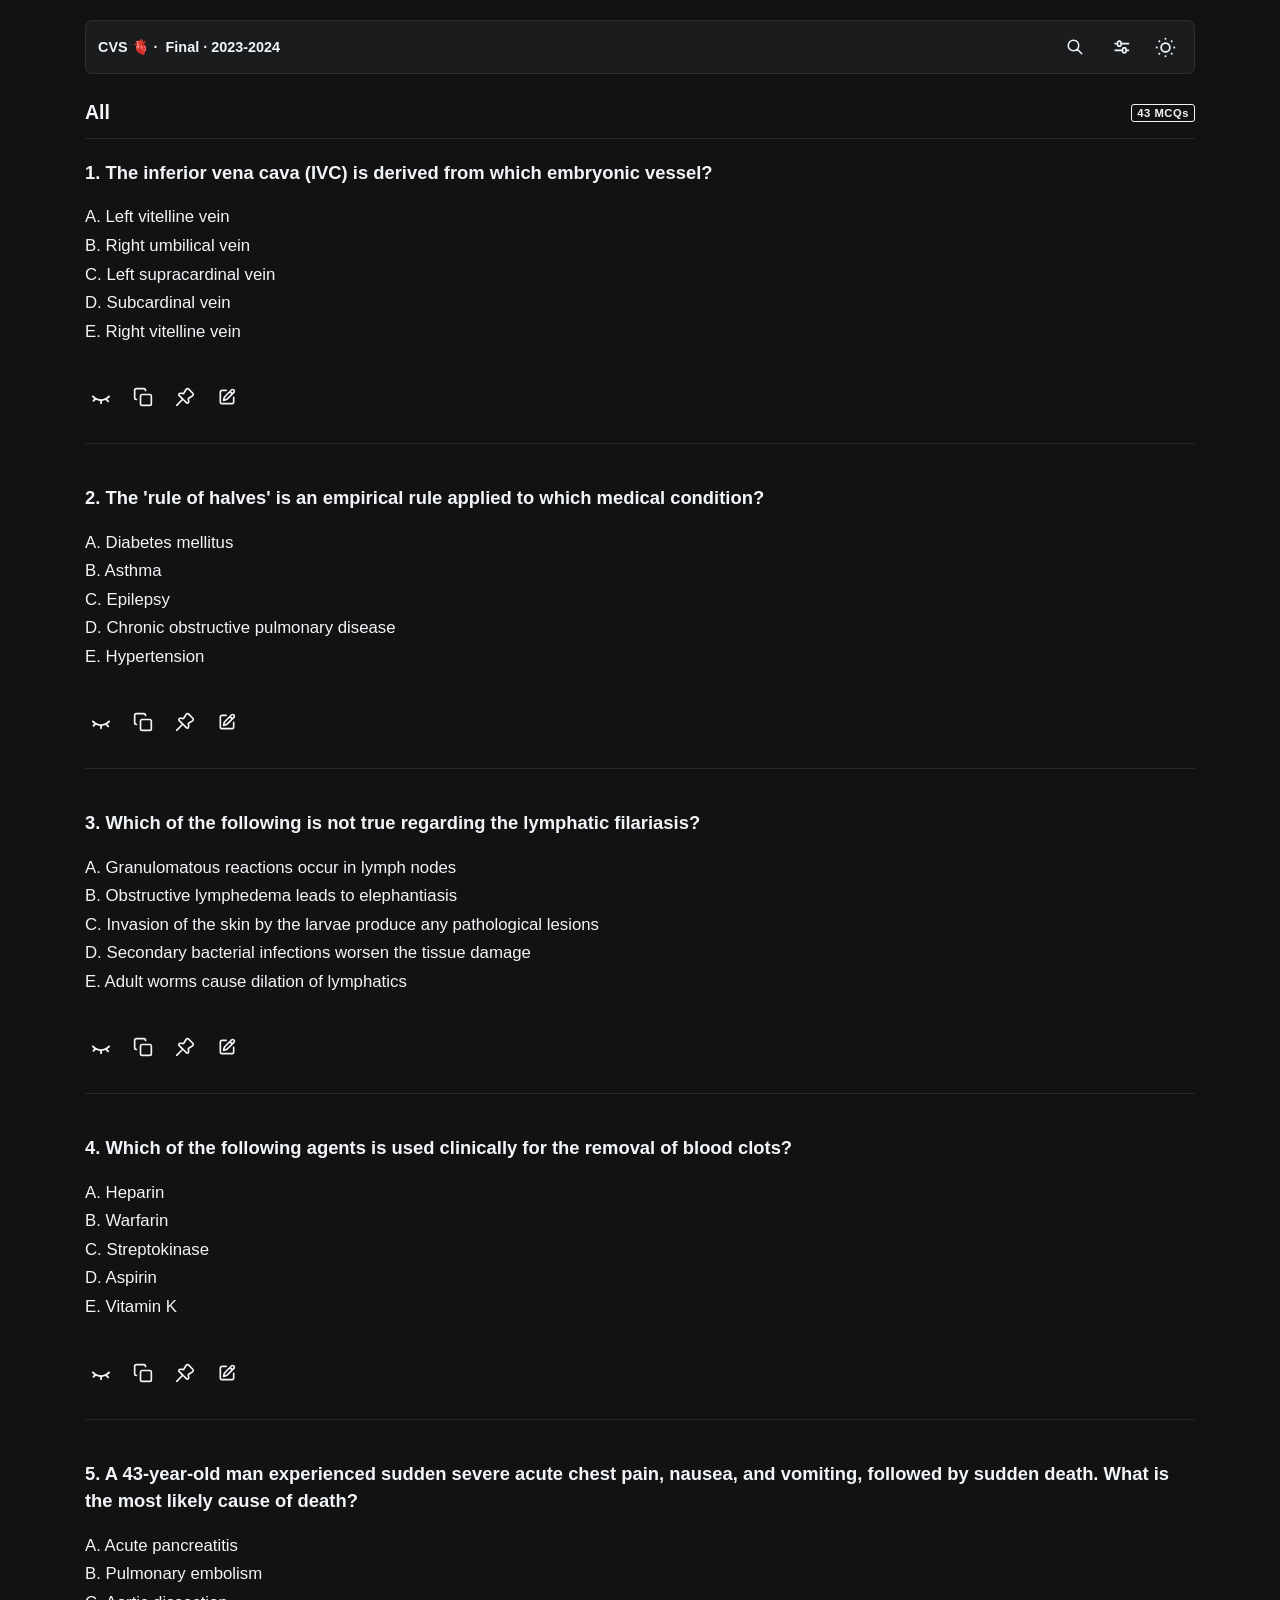
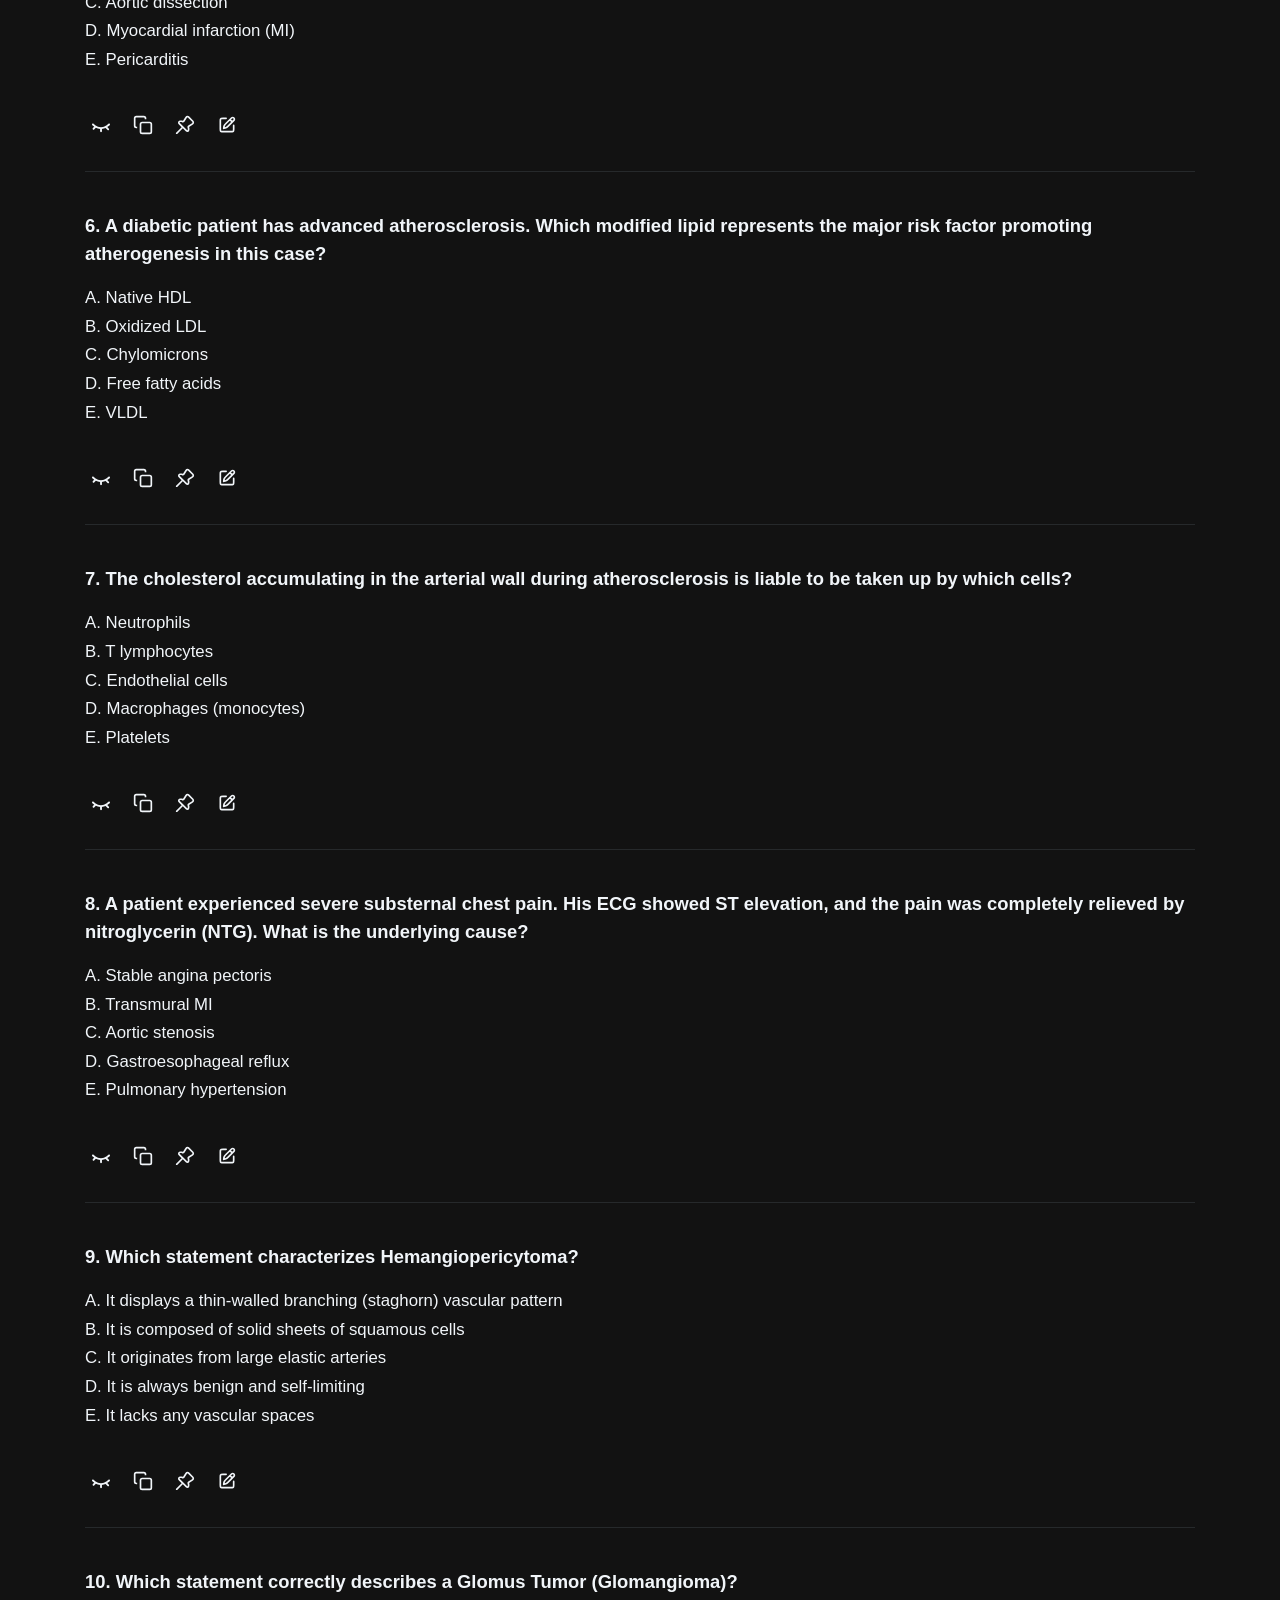
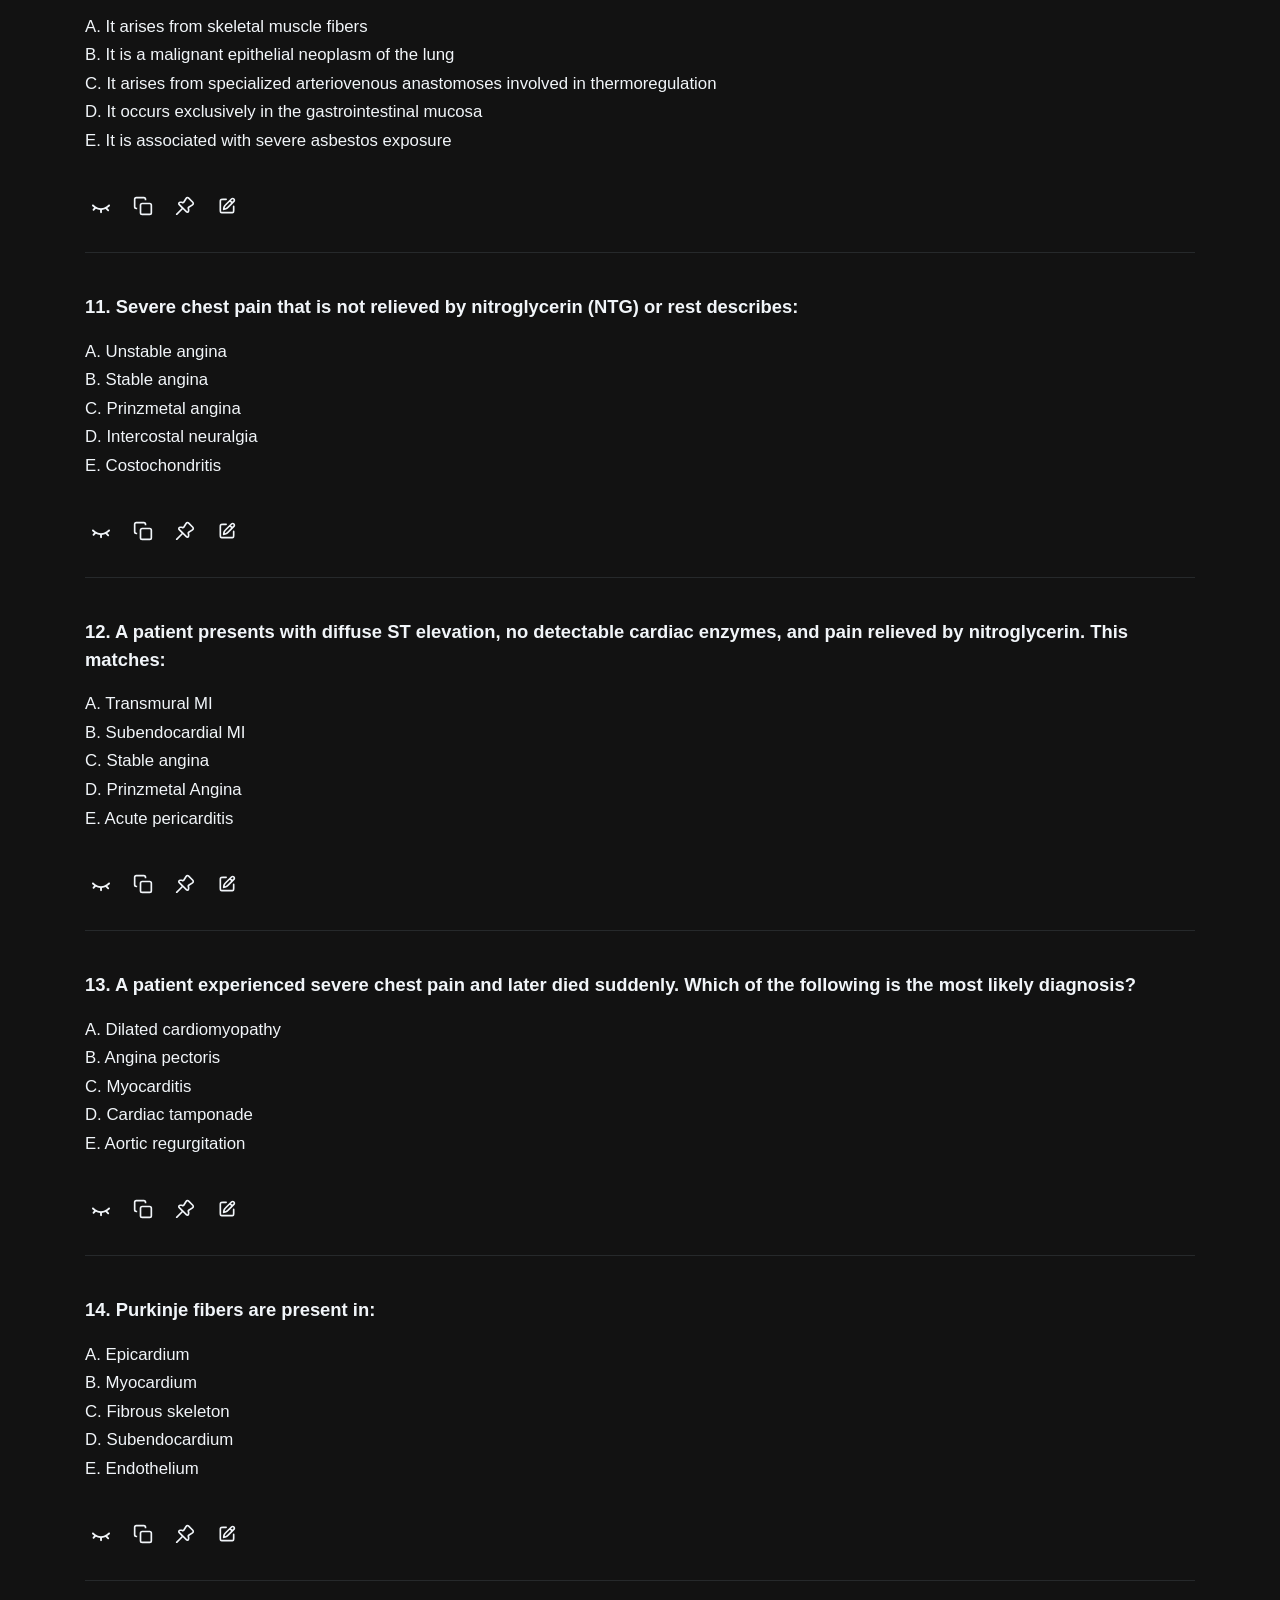
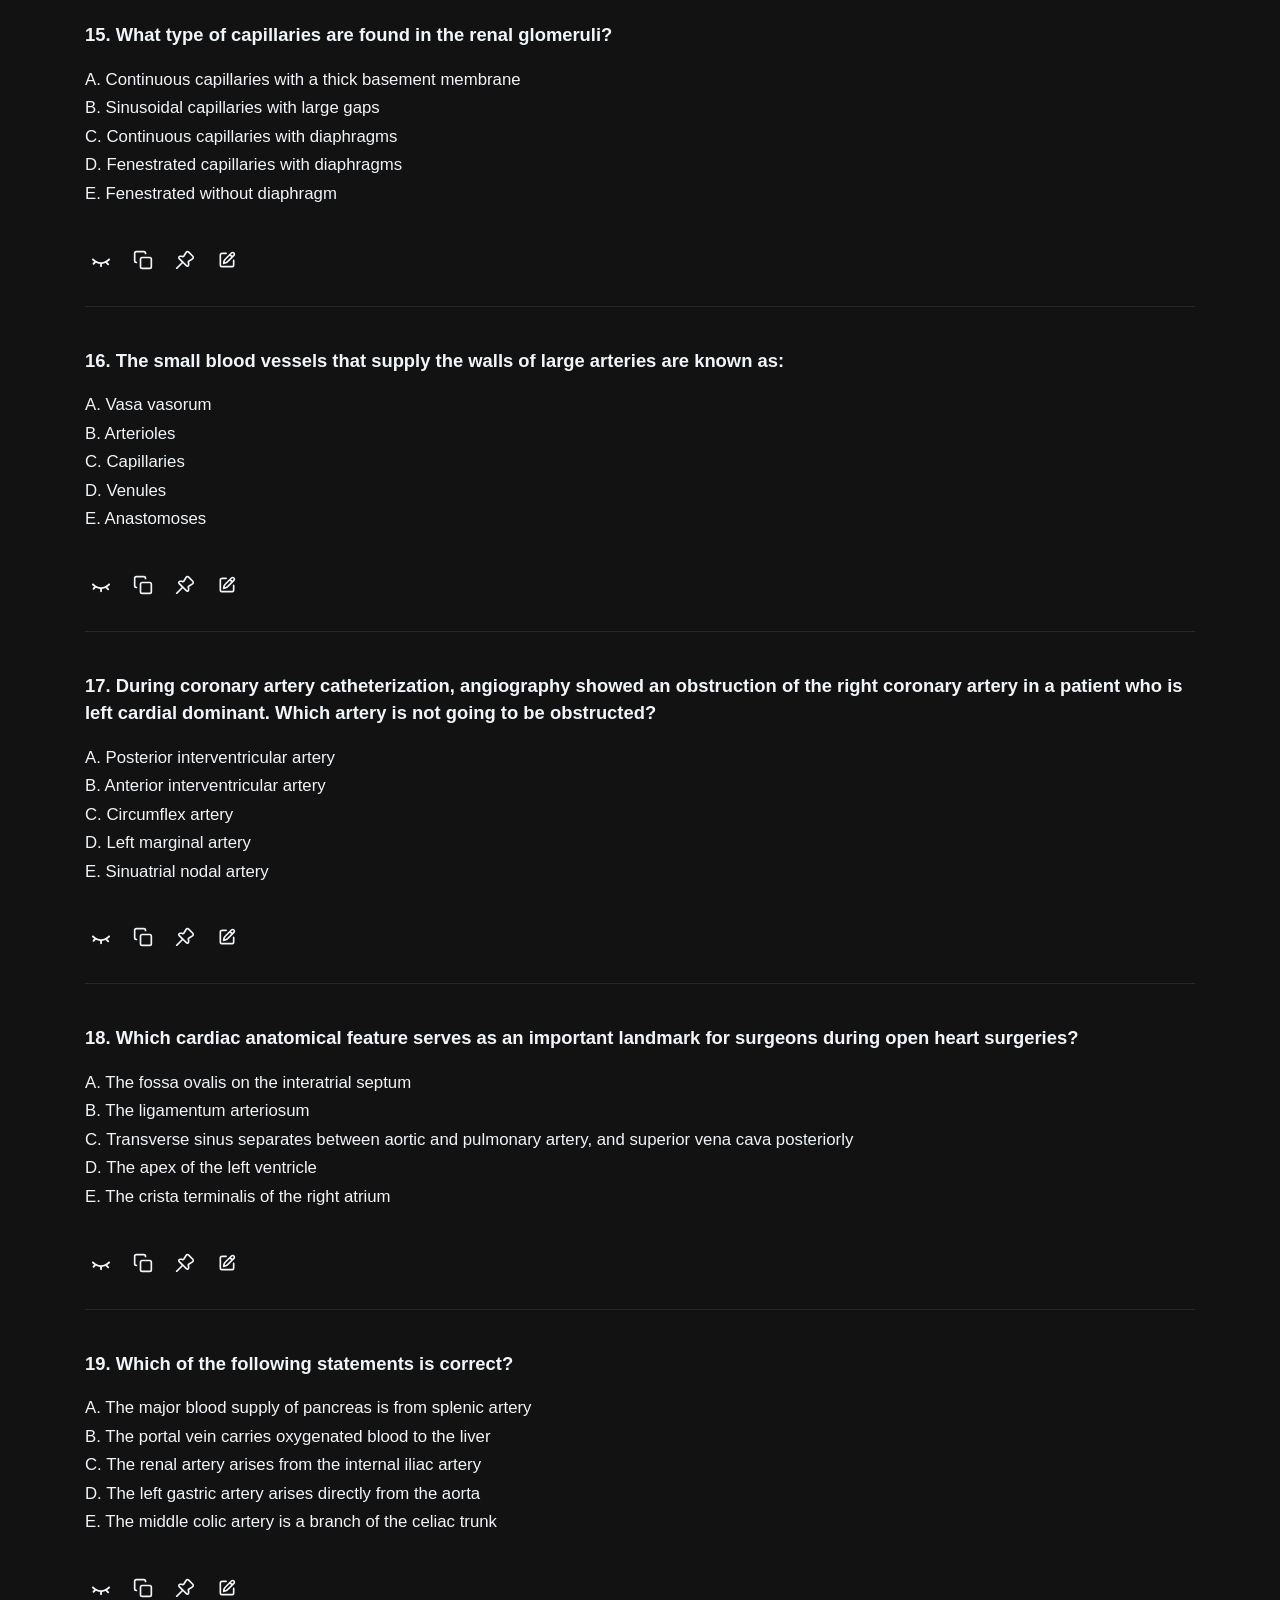
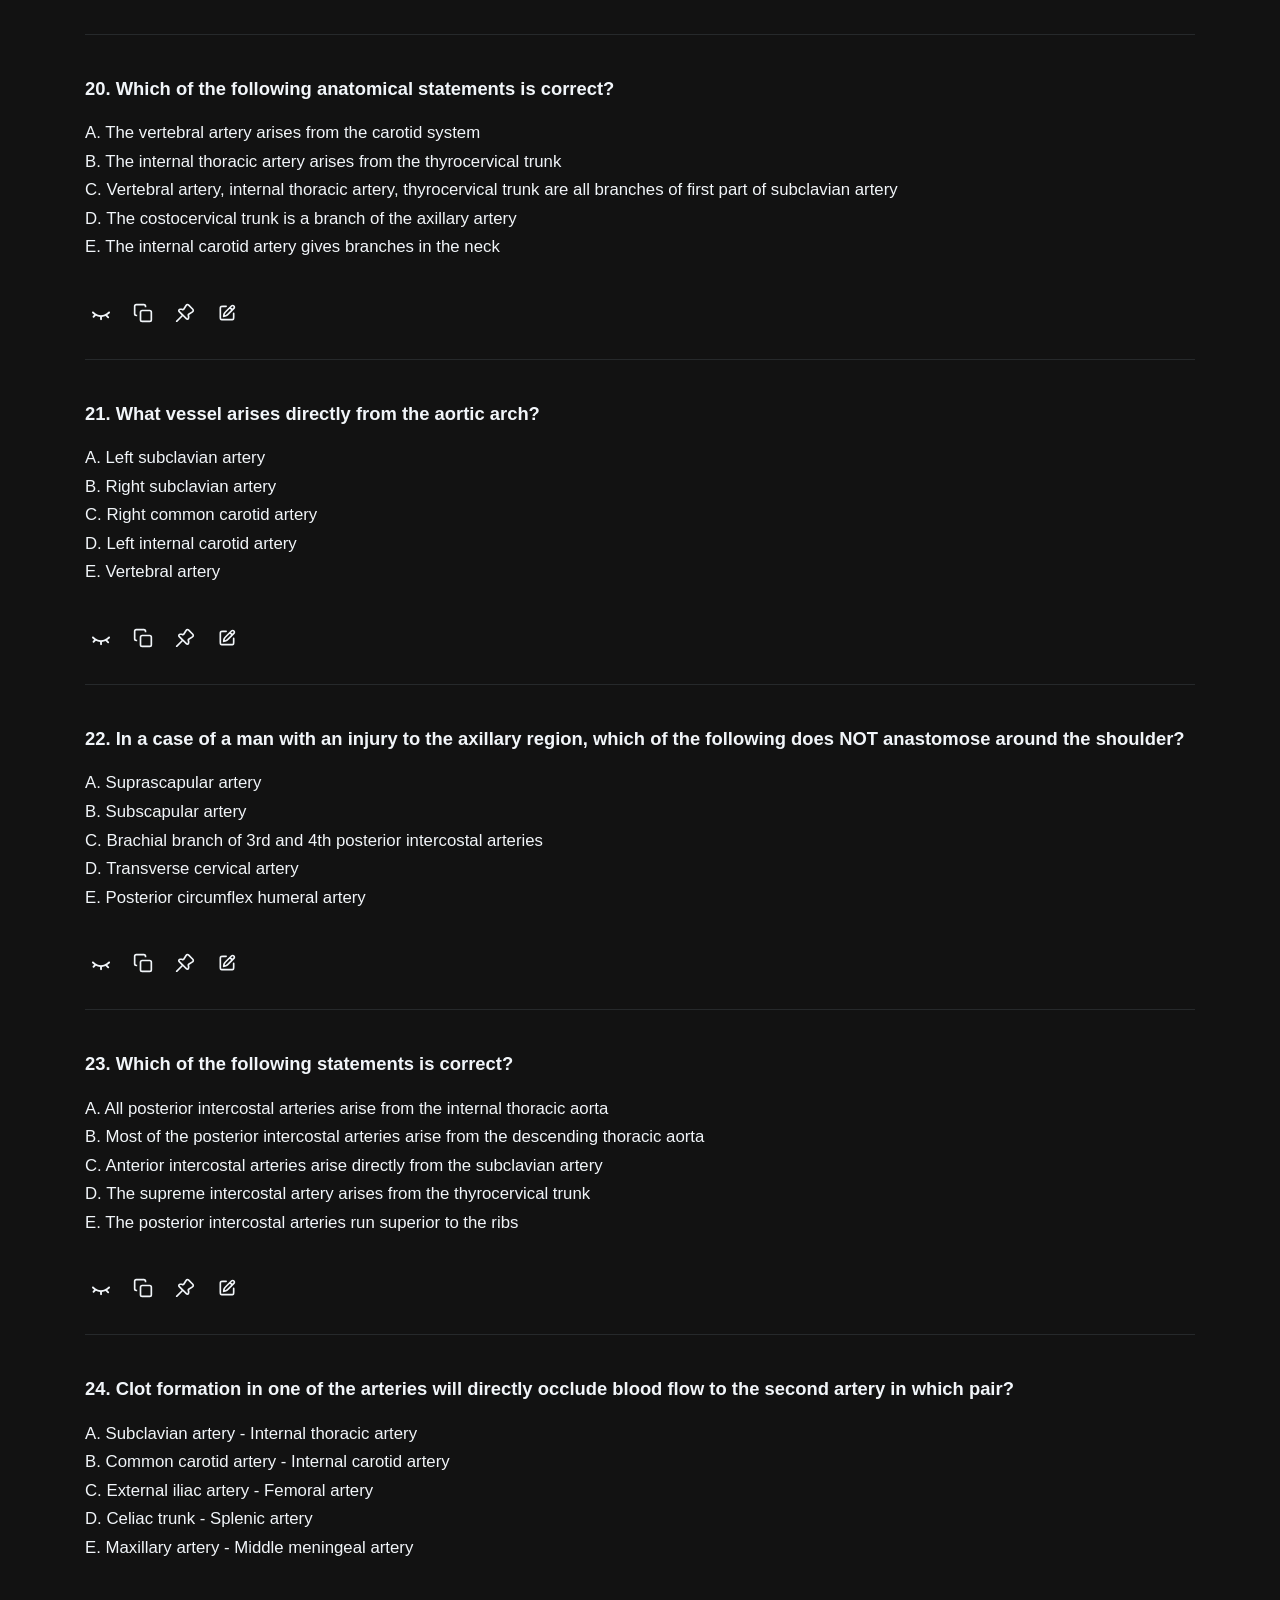
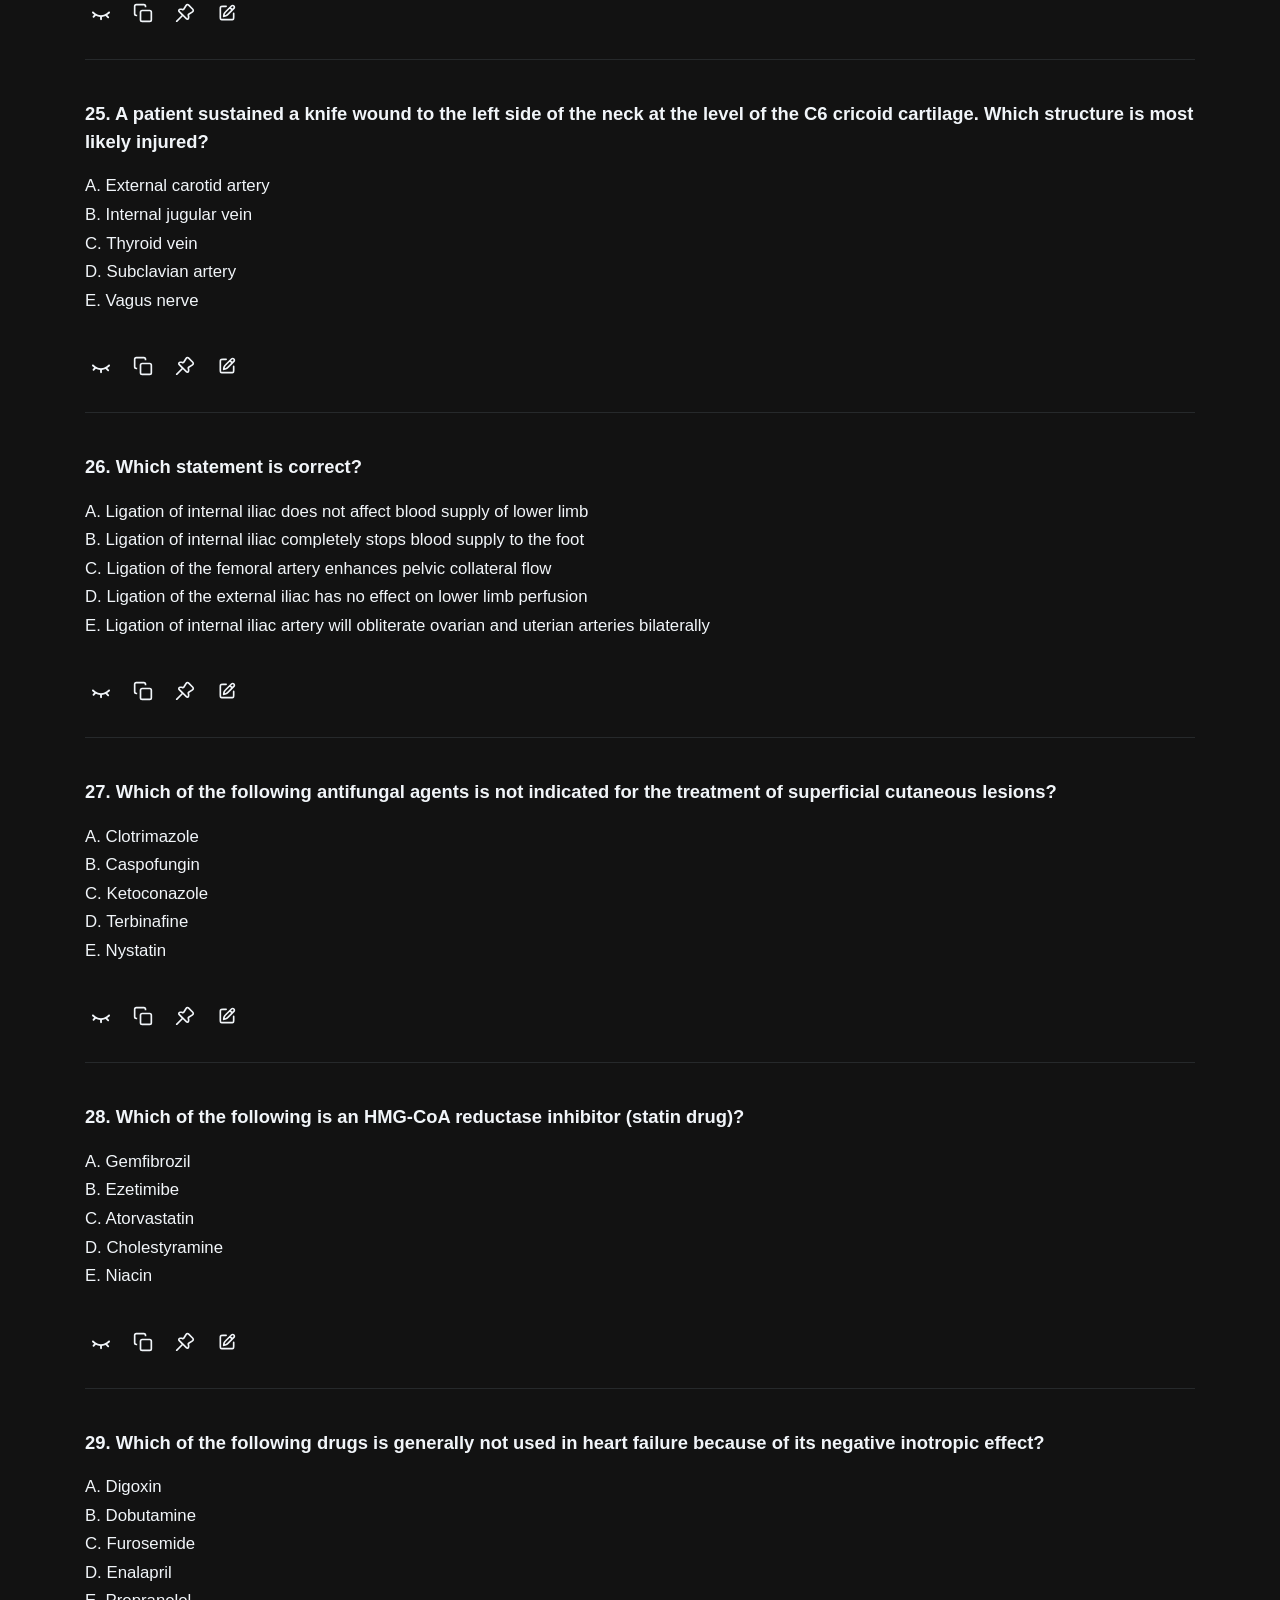
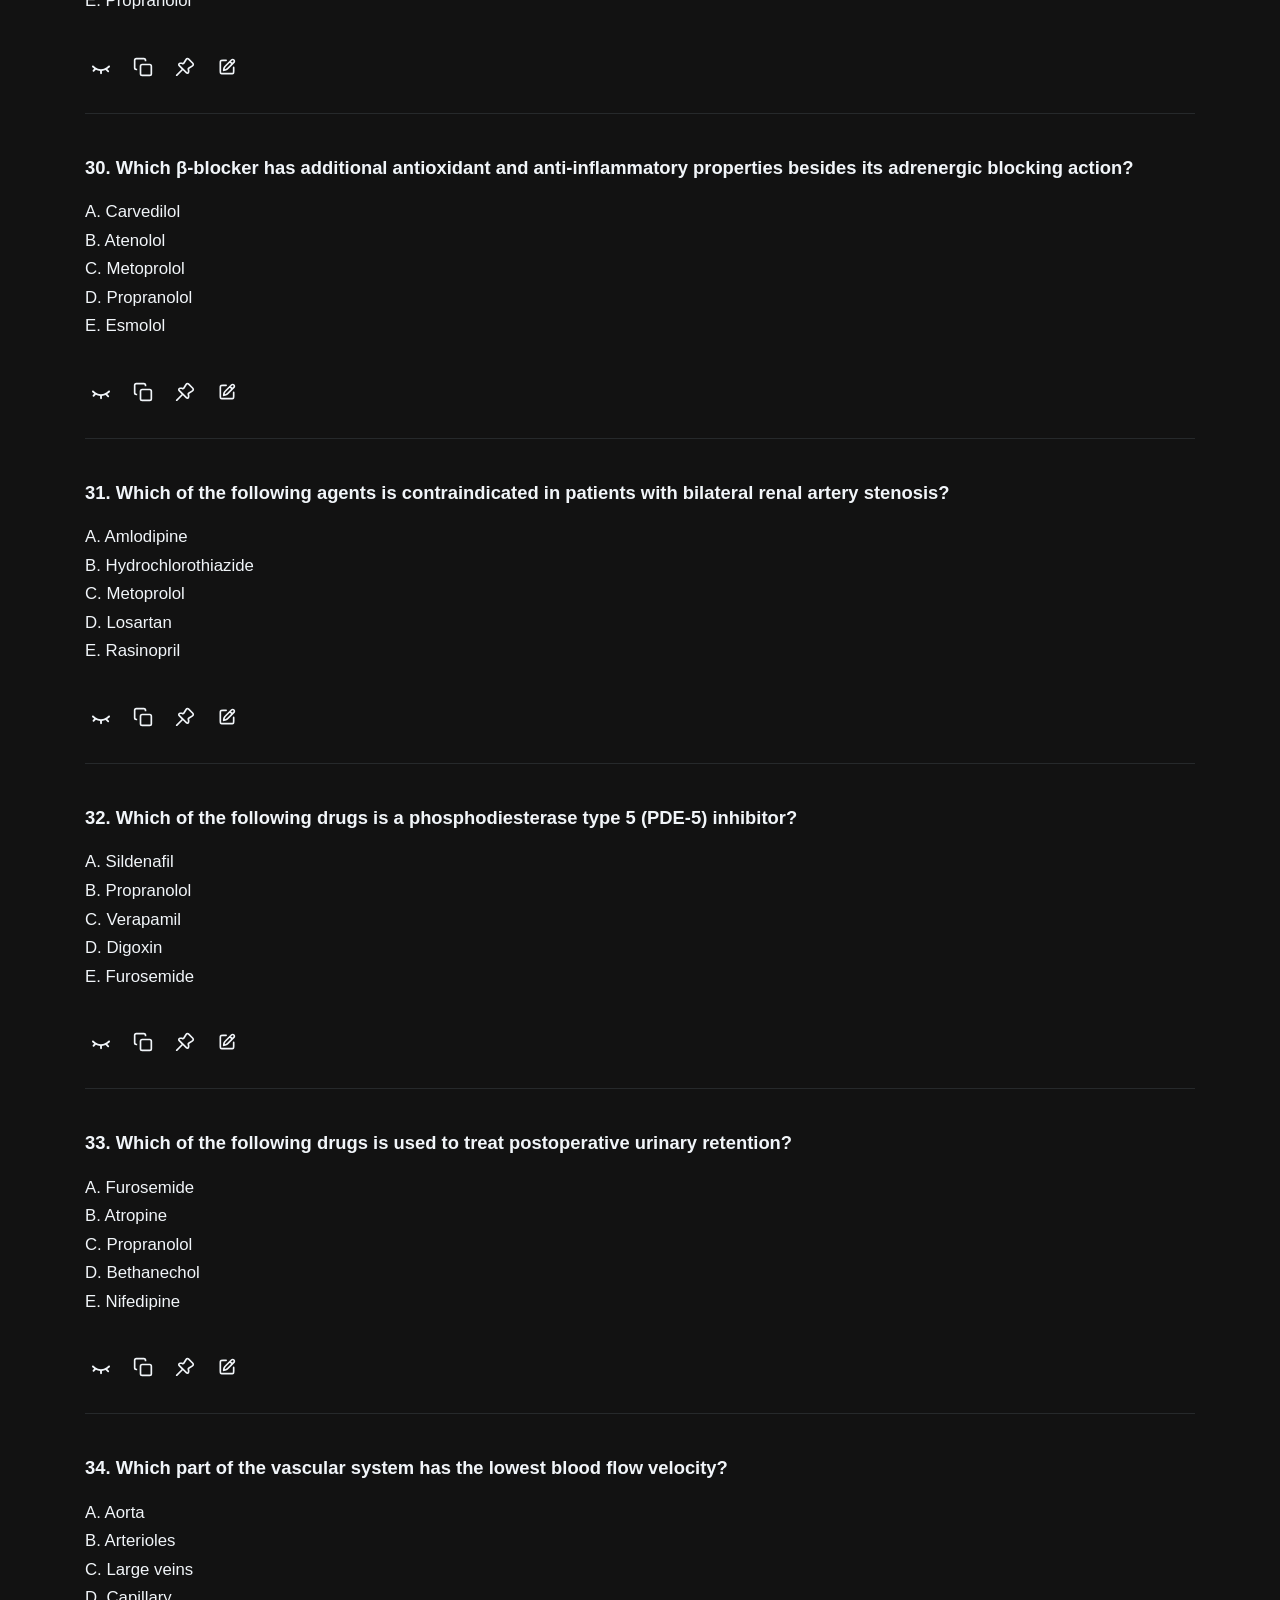
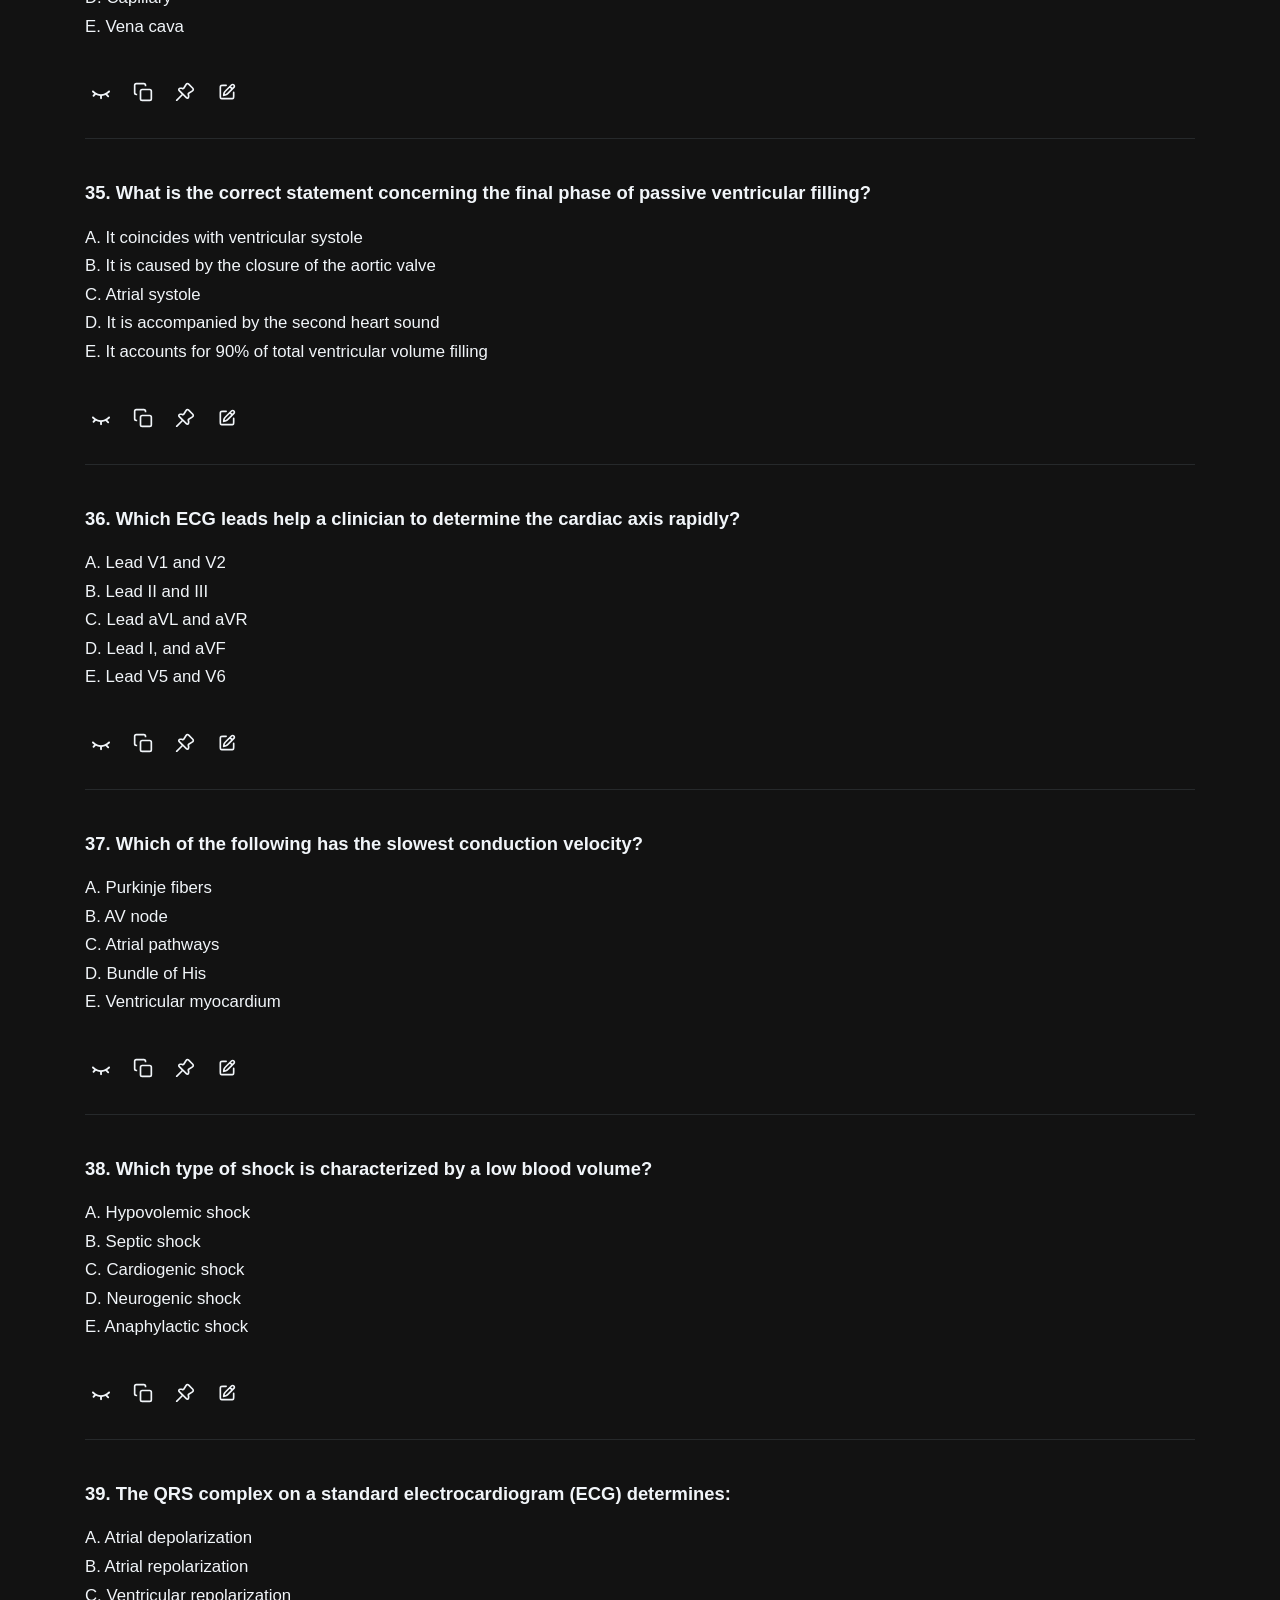
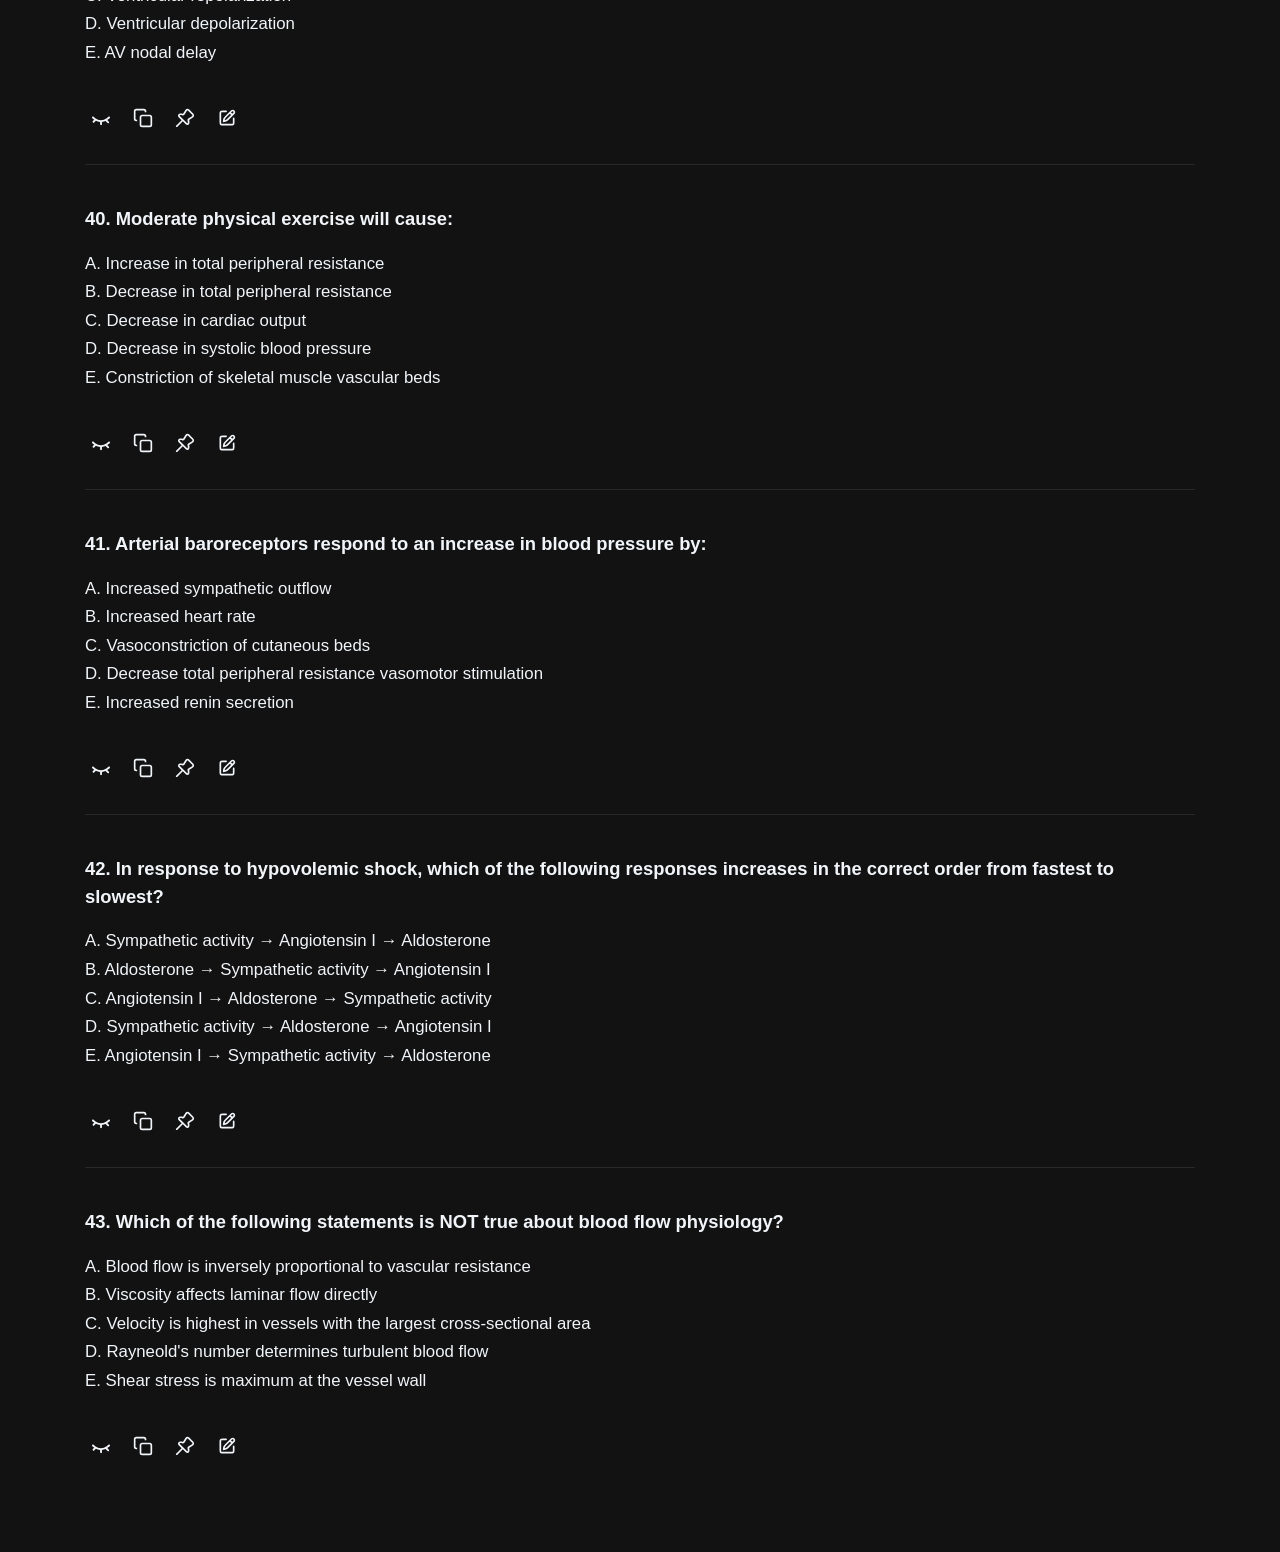
<file: CVS_Final_2023-2024.html>
<!DOCTYPE html>
<html lang="en">
<head>
    <meta charset="UTF-8">
    <meta name="viewport" content="width=device-width, initial-scale=1.0">
    <title>CVS_Final_2023-2024</title>


    <style>
       :root {
            --bg-body: #121212;
            --text-main: #f1f5f9;
            --text-opts: #f1f5f9;
            --header-bg: #f1f5f9;
            --header-text: #0f172a;
            --border-color: #26292b;
            --input-bg: #1a1c1e;
            --input-border: #2a2f36;
            --ans-bg: #1e293b;
            --ans-text: #f0cf6a;
            --filter-bg: transparent;
            --correct-color: #f0cf6a;
            --btn-bg: #f8fafc; 
            --btn-text: #0f172a;
            --opts-bg: #1a1c1e;
            --icon-hover-bg: rgba(255,255,255,0.08);
        }

        [data-theme="light"] {
            --bg-body: #ffffff;
            --text-main: #000000;
            --text-opts: #333333;
            --header-bg: #333333;
            --header-text: #ffffff;
            --border-color: #e0e0e0;
            --input-bg: #fcfcfc;
            --input-border: #cccccc;
            --ans-bg: #eef6e4;
            --ans-text: #2e7d32;
            --filter-bg: transparent;
            --correct-color: #2e7d32;
            --btn-bg: #52525b; 
            --btn-text: #ffffff;
            --opts-bg: #eef6e4;
            --icon-hover-bg: rgba(0,0,0,0.06);
        }

        
        @media print {
            body * {
                visibility: hidden !important;
            }
            body::before {
                content: "Printing is disabled for this document.";
                visibility: visible;
                display: block;
                text-align: center;
                margin-top: 40vh;
                font-size: 1.2rem;
            }
        }

        body {
            -webkit-user-select: none;
            user-select: none;
            -webkit-tap-highlight-color: transparent;
            background-color: var(--bg-body);
            color: var(--text-main);
            font-family: -apple-system, BlinkMacSystemFont, "Segoe UI", Roboto, sans-serif;
            margin: 0;
            display: flex;
            justify-content: center;
            transition: background-color 0.3s ease;
            overflow-x: hidden;
        }

          .theme-toggle,
        .subject-toggle,
        .subject-dropdown-item,
        .eye-btn,
        .icon-btn,
        .copy-btn,
        .pin-btn,
        .draw-btn,
        .answer-text,
        .lecture-select-btn,
        .lecture-dropdown-item,
        .search-toggle-btn,
        .search-close-btn,
        button {
            -webkit-tap-highlight-color: transparent;
        }

        /* Show the hand/pointer cursor on every clickable control so it
           doesn't fall back to the default Windows arrow on hover */
        button,
        .theme-toggle,
        .subject-toggle,
        .subject-dropdown-item,
        .eye-btn,
        .icon-btn,
        .copy-btn,
        .pin-btn,
        .draw-btn,
        .lecture-select-btn,
        .lecture-dropdown-item,
        .search-toggle-btn,
        .search-close-btn {
            cursor: pointer;
        }

        .container {
            width: 100%;
            max-width: 1150px;
            padding: 20px;
            box-sizing: border-box;
        }

        .header { 
            text-align: center; 
            margin-bottom: 15px;
            background-color: var(--input-bg);
            border: 1px solid var(--input-border);
            color: var(--text-main);
            padding: 8px 12px;
            min-height: 28px;
            border-radius: 7px;
            display: flex;
            justify-content: space-between;
            align-items: center;
            box-sizing: border-box;
            transition: all 0.2s ease;
        }

        .header-title-wrap {
            display: flex;
            align-items: center;
            gap: 12px;
            flex: 1;
            min-width: 0;
        }

        .header-title {
            font-size: 0.90rem;
            font-weight: 800;
            color: var(--text-main);
            white-space: nowrap;
            overflow: hidden;
            text-overflow: ellipsis;
        }

        @media (max-width: 480px) {
            .header {
                align-items: center;
            }
            .header-title-wrap {
                align-items: center;
            }
            .header-title {
                font-size: 0.80rem;
                white-space: normal;
                overflow: visible;
                text-overflow: clip;
                word-break: break-word;
                line-height: 1.4;
                text-align: left;
            }
            .title-line1,
            .title-line2 {
                display: block;
            }
            .title-sep-2 {
                display: none;
            }
        }

        .header-actions {
            display: flex;
            align-items: center;
            gap: 10px;
            flex-shrink: 0;
        }

        .icon-divider {
            width: 1px;
            height: 24px;
            background-color: var(--input-border);
            flex-shrink: 0;
        }

        /* Remove the divider lines between the search / subject / theme
           icons in the header, without affecting the one used in the
           active-search state (between the search box and close button). */
        #header-normal-right .icon-divider {
            display: none;
        }

        .controls-row { display: flex; gap: 12px; margin-bottom: 10px; }

        .search-wrapper {
            position: relative;
            flex: 1;
            display: flex;
            align-items: center;
        }

        .search-wrapper svg {
            position: absolute;
            left: 12px;
            color: var(--text-opts);
            z-index: 1;
        }

        #search-input {
            width: 100%;
            padding: 8px 10px 8px 40px;
            font-size: 1rem;
            border: none;
            background-color: transparent;
            color: var(--text-main);
            border-radius: 7px;
            outline: none;
        }

        .theme-toggle {
            background-color: transparent;
            border: none;
            color: var(--text-main);
            width: 33px;
            height: 33px;
            border-radius: 7px;
            display: flex;
            align-items: center;
            justify-content: center;
            transition: all 0.3s;
            flex-shrink: 0;
        }

        .search-toggle-btn {
            background-color: transparent;
            border: none;
            color: var(--text-main);
            width: 36px;
            height: 36px;
            border-radius: 7px;
            display: flex;
            align-items: center;
            justify-content: center;
            transition: all 0.3s;
            flex-shrink: 0;
        }

        .theme-toggle:hover,
        .search-toggle-btn:hover,
        .subject-toggle:hover {
            background-color: var(--icon-hover-bg);
        }

        /* Takeover styles */
        .search-takeover-wrap {
            display: none;
            width: 100%;
            align-items: center;
        }

        .search-takeover-wrap.open {
            display: flex;
        }

        .search-close-btn {
            background-color: transparent;
            border: none;
            color: var(--text-main);
            width: 36px;
            height: 36px;
            border-radius: 7px;
            display: flex;
            align-items: center;
            justify-content: center;
            transition: all 0.3s;
            flex-shrink: 0;
        }

        .search-close-btn:hover {
    background-color: rgba(255,255,255,0.08);
}

[data-theme="light"] .search-close-btn:hover {
    background-color: rgba(0,0,0,0.06);
}

.search-close-btn:focus {
    outline: none;
}

        /* Subject picker dropdown */
        .subject-toggle-wrapper {
            position: relative;
            display: inline-block;
        }

        .subject-toggle {
            background-color: transparent;
            border: none;
            color: var(--text-main);
            width: 36px;
            height: 36px;
            border-radius: 7px;
            display: flex;
            align-items: center;
            justify-content: center;
            transition: all 0.3s;
            flex-shrink: 0;
        }

        .subject-toggle svg {
            stroke: none !important;
            fill: var(--text-main);
            pointer-events: none;
        }

        .subject-toggle.dropdown-open {
            border-color: rgba(255,255,255,0.3);
            background: rgba(40, 42, 45, 0.9);
        }

        .subject-toggle.dropdown-open svg { fill: var(--text-main); }

        [data-theme="light"] .subject-toggle.dropdown-open {
            border-color: #121212;
            background: rgba(255,255,255,1);
        }

        .subject-dropdown {
            position: absolute;
            top: calc(100% + 8px);
            right: 0;
            background: #111111;
            border: 1px solid rgba(255,255,255,0.13);
            border-radius: 14px;
            overflow: hidden;
            min-width: 210px;
            z-index: 9999;
            opacity: 0;
            pointer-events: none;
            transform: translateY(-6px) scale(0.97);
            transition: opacity 0.22s ease, transform 0.22s ease;
            box-shadow: 0 16px 48px rgba(0,0,0,0.65);
        }

        .subject-dropdown.open {
            opacity: 1;
            transform: translateY(0) scale(1);
            pointer-events: all;
        }

        [data-theme="light"] .subject-dropdown {
            background: #ffffff;
            border-color: rgba(0,0,0,0.13);
            box-shadow: 0 16px 48px rgba(0,0,0,0.15);
        }

        .subject-dropdown-header {
            padding: 10px 10px 10px 16px;
            font-size: 0.72rem;
            font-weight: 700;
            color: #555;
            letter-spacing: 0.09em;
            text-transform: uppercase;
            border-bottom: 1px solid rgba(255,255,255,0.08);
            display: flex;
            align-items: center;
            justify-content: space-between;
            text-align: left;
        }

        [data-theme="light"] .subject-dropdown-header {
            border-bottom-color: rgba(0,0,0,0.08);
            color: #999;
        }

        /* Cap the list to ~8 rows tall (incl. All); the rest scrolls inside
           the dropdown, and overscroll-behavior stops that scroll from
           chaining into the page once it reaches the end. */
        .subject-dropdown-items {
            max-height: 348px;
            overflow-y: auto;
            overscroll-behavior: contain;
            scrollbar-width: thin;
            scrollbar-color: rgba(255,255,255,0.25) transparent;
        }

        [data-theme="light"] .subject-dropdown-items {
            scrollbar-color: rgba(0,0,0,0.25) transparent;
        }

        .subject-dropdown-items::-webkit-scrollbar {
            width: 6px;
        }

        .subject-dropdown-items::-webkit-scrollbar-track {
            background: transparent;
        }

        .subject-dropdown-items::-webkit-scrollbar-thumb {
            background-color: rgba(255,255,255,0.25);
            border-radius: 6px;
        }

        [data-theme="light"] .subject-dropdown-items::-webkit-scrollbar-thumb {
            background-color: rgba(0,0,0,0.25);
        }

        .subject-dropdown-item {
            display: flex;
            align-items: center;
            gap: 11px;
            padding: 13px 16px;
            font-size: 0.88rem;
            font-weight: 700;
            color: #aaa;
            transition: background 0.15s ease, color 0.15s ease;
            user-select: none;
            text-align: left;
            white-space: nowrap;
        }

        [data-theme="light"] .subject-dropdown-item { color: #666; }

        .subject-dropdown-item:not(:last-child) {
            border-bottom: 1px solid rgba(255,255,255,0.06);
        }

        [data-theme="light"] .subject-dropdown-item:not(:last-child) {
            border-bottom-color: rgba(0,0,0,0.06);
        }

        .subject-dropdown-item:hover {
            background: rgba(255,255,255,0.06);
            color: #e2e8f0;
        }

        [data-theme="light"] .subject-dropdown-item:hover {
            background: rgba(0,0,0,0.04);
            color: #111;
        }

        .subject-dropdown-item.selected { color: #f1f5f9; }

        [data-theme="light"] .subject-dropdown-item.selected { color: #111; }

        .filter-option-dot {
            width: 8px;
            height: 8px;
            border-radius: 50%;
            border: 1.5px solid rgba(255,255,255,0.25);
            flex-shrink: 0;
            transition: background 0.15s ease, border-color 0.15s ease;
        }

        [data-theme="light"] .filter-option-dot { border-color: rgba(0,0,0,0.2); }

        .subject-dropdown-item.selected .filter-option-dot {
            background: #f1f5f9;
            border-color: #f1f5f9;
        }

        [data-theme="light"] .subject-dropdown-item.selected .filter-option-dot {
            background: #111;
            border-color: #111;
        }

        .controls-row { position: relative; }

        .lecture-select-wrapper {
            position: relative;
            display: flex;
            align-items: center;
            min-width: 0;
            flex: 1 1 auto;
        }

        .lecture-select-btn {
            background: transparent;
            border: none;
            display: flex;
            align-items: center;
            gap: 6px;
            min-width: 0;
            max-width: 100%;
            padding: 4px 6px;
            margin: -4px -6px;
            border-radius: 6px;
            transition: background-color 0.2s ease;
        }

        .lecture-select-btn:hover {
            background-color: rgba(255,255,255,0.06);
        }

        [data-theme="light"] .lecture-select-btn:hover {
            background-color: rgba(0,0,0,0.04);
        }

        .lecture-chevron {
            flex-shrink: 0;
            color: var(--text-main);
            transition: transform 0.2s ease;
            position: relative;
            top: 2px;
        }

        .lecture-select-btn.dropdown-open .lecture-chevron {
            transform: rotate(180deg);
        }

        .lecture-dropdown {
            position: absolute;
            top: calc(100% + 13px);
            left: 0;
            background: #111111;
            border: 1px solid rgba(255,255,255,0.13);
            border-radius: 14px;
            overflow: hidden;
            width: 290px;
            max-width: 80vw;
            z-index: 50;
            opacity: 0;
            pointer-events: none;
            transform: translateY(-6px) scale(0.97);
            transition: opacity 0.22s ease, transform 0.22s ease;
            box-shadow: 0 16px 48px rgba(0,0,0,0.65);
        }

        

        .lecture-dropdown.open {
            opacity: 1;
            transform: translateY(0) scale(1);
            pointer-events: all;

        }

        [data-theme="light"] .lecture-dropdown {
            background: #ffffff;
            border-color: rgba(0,0,0,0.13);
            box-shadow: 0 16px 48px rgba(0,0,0,0.15);
        }

        .lecture-dropdown-header {
            padding: 10px 10px 10px 16px;
            font-size: 0.70rem;
            font-weight: 700;
            letter-spacing: 0.09em;
            text-transform: uppercase;
            color: #777;
            text-align: left;
            border-bottom: 1px solid rgba(255,255,255,0.13);
            display: flex;
            align-items: center;
            justify-content: space-between;
        }

        [data-theme="light"] .lecture-dropdown-header {
            color: #999;
            border-bottom-color: rgba(0,0,0,0.13);
        }

        .dropdown-close-btn {
            display: flex;
            align-items: center;
            justify-content: center;
            width: 24px;
            height: 24px;
            padding: 0;
            border: none;
            border-radius: 6px;
            background: transparent;
            color: #888;
            flex-shrink: 0;
            transition: background-color 0.15s ease, color 0.15s ease;
        }

        .dropdown-close-btn svg {
            width: 13px;
            height: 13px;
            pointer-events: none;
        }

        .dropdown-close-btn:hover {
            background-color: rgba(255,255,255,0.1);
            color: #f1f5f9;
        }

        [data-theme="light"] .dropdown-close-btn:hover {
            background-color: rgba(0,0,0,0.06);
            color: #111;
        }

        /* Cap the list to ~7 rows tall; anything beyond that scrolls
           inside the dropdown instead of growing the page. */
        .lecture-dropdown-items {
            max-height: 329px;
            overflow-y: auto;
            overscroll-behavior: contain;
            scrollbar-width: thin;
            scrollbar-color: rgba(255,255,255,0.25) transparent;
        }

        [data-theme="light"] .lecture-dropdown-items {
            scrollbar-color: rgba(0,0,0,0.25) transparent;
        }

        .lecture-dropdown-items::-webkit-scrollbar {
            width: 6px;
        }

        .lecture-dropdown-items::-webkit-scrollbar-track {
            background: transparent;
        }

        .lecture-dropdown-items::-webkit-scrollbar-thumb {
            background-color: rgba(255,255,255,0.25);
            border-radius: 6px;
        }

        [data-theme="light"] .lecture-dropdown-items::-webkit-scrollbar-thumb {
            background-color: rgba(0,0,0,0.25);
        }

        .lecture-dropdown-item {
            display: flex;
            align-items: flex-start;
            gap: 11px;
            padding: 13px 16px;
            font-size: 0.88rem;
            font-weight: 700;
            color: #aaa;
            transition: background 0.15s ease, color 0.15s ease;
            user-select: none;
            text-align: left;
        }

        [data-theme="light"] .lecture-dropdown-item { color: #666; }

        .lecture-dropdown-item:not(:last-child) {
            border-bottom: 1px solid rgba(255,255,255,0.06);
        }

        [data-theme="light"] .lecture-dropdown-item:not(:last-child) {
            border-bottom-color: rgba(0,0,0,0.06);
        }

        .lecture-dropdown-item:hover {
            background: rgba(255,255,255,0.06);
            color: #e2e8f0;
        }

        [data-theme="light"] .lecture-dropdown-item:hover {
            background: rgba(0,0,0,0.04);
            color: #111;
        }

        .lecture-dropdown-item.selected { color: #f1f5f9; }

        [data-theme="light"] .lecture-dropdown-item.selected { color: #111; }

        .lecture-item-text {
            flex: 1;
            min-width: 0;
            line-height: 1.4;
            white-space: normal;
            word-break: break-word;
            padding-top: 1px;
        }

        .lecture-dot {
            width: 8px;
            height: 8px;
            margin-top: 5px;
            border-radius: 50%;
            border: 1.5px solid rgba(255,255,255,0.25);
            flex-shrink: 0;
            transition: background 0.15s ease, border-color 0.15s ease;
        }

        [data-theme="light"] .lecture-dot { border-color: rgba(0,0,0,0.2); }

        .lecture-dropdown-item.selected .lecture-dot {
            background: #f1f5f9;
            border-color: #f1f5f9;
        }

        [data-theme="light"] .lecture-dropdown-item.selected .lecture-dot {
            background: #111;
            border-color: #111;
        }

        .divider { border: none; margin-bottom: 12px; }

        .q-block {
            position: relative;
            margin-bottom: 40px;
            border-bottom: 1px solid var(--border-color);
            padding-bottom: 30px;
        }

        .q-block:last-child { border-bottom: none; }
        .q-text { font-size: 1.15rem; font-weight: 600; margin-bottom: 12px; line-height: 1.5; }
        .opts { list-style-type: none; padding: 0; line-height: 1.7; font-size: 1.05rem; color: var(--text-opts); margin-bottom: 15px; }

        .ans-row {
            display: flex;
            justify-content: space-between;
            align-items: center;
            flex-wrap: wrap;
            gap: 10px;
        }

        .ans-row--multi {
            flex-direction: column;
            align-items: flex-start;
            justify-content: flex-start;
            gap: 8px;
        }
        
        .ans-btn:hover {
            opacity: 0.9;
        }
        .ans-btn:active {
            transform: scale(0.98);
        }

        .ans-btn.revealed {
            background-color: var(--ans-bg);
            color: var(--ans-text);
            padding: 7px 12px;
            font-size: 16px;
            white-space: pre-line;
            text-align: left;
        }

        mark { background-color: #f0cf6a; color: #000; }
        .opts li.correct-option { color: var(--correct-color); font-weight: 650; background-color: var( --opts-bg); display: inline-block; padding: 0 7px 0 1px; border-radius: 4px;}
        
        .section-heading {
            display: flex;
            flex-direction: column;
            gap: 10px;
            padding-bottom: 14px;
            margin-bottom: 20px;
            border-bottom: 1px solid var(--border-color);
        }

        .section-heading-row {
            display: flex;
            justify-content: space-between;
            align-items: center;
            gap: 16px;
        }

        /* Optional small note shown under the "All" heading on first open,
           above the divider line. Not every file needs one — to remove it,
           just clear the CONTENT_NOTE constant near the top of the script
           (or delete it). */
        .section-note {
            font-size: 0.80rem;
            font-weight: 400;
            line-height: 1.5;
            color: #999;
        }

        [data-theme="light"] .section-note {
            color: #9a9a9a;
        }

        .no-results {
            text-align: center;
            padding: 60px 20px;
            color: var(--text-opts);
            font-size: 1.15rem;
            font-weight: 500;
            opacity: 0.6;
            box-sizing: border-box;
            width: 100%;
            display: block; 
        }

        .section-heading-title {
            font-size: 1.10rem;
            font-weight: 700;
            color: var(--text-main);
            min-width: 0;
            overflow: hidden;
            text-overflow: ellipsis;
            white-space: nowrap;
        }

        /* Two versions of the lecture/subject name are rendered together:
           .label-full (complete text, used on larger screens) and
           .label-short (hard-capped to 25 characters + "…", used on small
           screens). Only one is shown at a time via the media query below. */
        .label-short { display: none; }

        /* Subject names (e.g. "Microbiology 🦠") are shown a bit larger
           than individual lecture names (e.g. "Trachea, bronch..."). */
        .section-heading-title.subject-title {
            font-size: 1.22rem;
        }

        .mcq-count-badge {
            font-size: 0.70rem;
            font-weight: 700;
            color: var(--text-main);
            border: 1px solid var(--text-main);
            padding: 2px 5px;
            border-radius: 3px;
            letter-spacing: 0.05em;
            white-space: nowrap;
            flex-shrink: 0;
        }

        @media (max-width: 480px) {
            .section-heading-title {
                font-size: 1rem;
            }
            .section-heading-title.subject-title {
                font-size: 1.12rem;
            }
            .label-full { display: none; }
            .label-short { display: inline; }
        }

        /* Eye / Copy / Pin icon buttons */
        .ans-row {
            justify-content: flex-start !important;
            position: relative;
            z-index: 10;
        }

        .icon-btn, .eye-btn {
            background: transparent;
            border: none;
            display: inline-flex;
            align-items: center;
            justify-content: center;
            color: var(--text-main);
            padding: 6px;
            border-radius: 6px;
            transition: background-color 0.2s ease, opacity 0.2s ease, color 0.2s ease;
            margin-top: 20px;
        }

        .icon-btn:hover, .eye-btn:hover {
            background-color: var(--icon-hover-bg);
        }

        .icon-btn svg, .eye-btn svg {
            width: 20px;
            height: 20px;
            display: block;
            fill: currentColor;
        }

        .eye-btn svg.icon-eye-open {
            width: 22px;
            height: 22px;
        }

        .eye-btn[data-revealed="true"] {
            color: var(--correct-color);
        }

        .pin-btn[data-pinned="true"] {
             color: var(--correct-color);
        }

        .eye-part-row {
            display: flex;
            align-items: center;
            gap: 8px;
        }

        .eye-part-label {
            font-size: 0.75rem;
            font-weight: 700;
            color: var(--text-opts);
            opacity: 0.7;
            min-width: 12px;
            text-align: center;
        }

        .answer-text {
            display: none;
            width: 100%;
            box-sizing: border-box;
            background-color: var(--opts-bg);
            color: var(--correct-color);
            font-weight: 800;
            font-size: 15px;
            padding: 7px 12px;
            border-radius: 5px;
        }

        .case-block .answer-text {
            width: auto;
            max-width: 100%;
            white-space: pre-line;
            text-align: left;
            margin-top: 10px;
        }

        .copy-wrap {
            position: relative;
            display: inline-flex;
        }

        .copy-btn svg {
            transition: opacity 0.15s ease, transform 0.15s ease;
        }

        .copy-btn.copied {
            color: var(--correct-color);
        }

        .copy-btn.copied svg {
            animation: copy-check-pop 0.3s ease;
        }

        @keyframes copy-check-pop {
            0% { transform: scale(0.6); opacity: 0; }
            60% { transform: scale(1.15); opacity: 1; }
            100% { transform: scale(1); opacity: 1; }
        }

        /* Multi-case questions (e.g. Q29 style) */
        .case-block {
            position: relative;
            margin-top: 14px;
            padding-top: 10px;
        }

        .case-block:first-of-type {
            margin-top: 16px;
        }

        .case-eye-row {
            margin-top: 2px;
        }

        .case-eye-row .eye-btn {
            margin-top: 6px;
        }

        /* Case questions (Q21, Q22): the reveal button itself turns into
           the answer box, instead of showing an open-eye icon plus a
           separate answer box. */
        .case-eye-row .eye-btn.case-answer-revealed {
            display: block;
            width: auto;
            max-width: 100%;
            background-color: var(--opts-bg);
            color: var(--correct-color);
            font-weight: 800;
            font-size: 15px;
            padding: 7px 12px;
            border-radius: 5px;
            white-space: pre-line;
            text-align: left;
            cursor: pointer;
        }

        .case-actions-row {
            display: flex;
            align-items: center;
            gap: 10px;
            margin-top: 16px;
            padding-top: 14px;
            border-top: 1px dashed var(--border-color);
            position: relative;
            z-index: 10;
        }

        .case-actions-row .icon-btn {
            margin-top: 0;
        }

        .case-text {
            font-size: 1.02rem;
            font-weight: 600;
            margin-bottom: 10px;
            line-height: 1.5;
        }

        
        .draw-overlay {
            position: absolute;
            top: 0;
            left: 0;
            width: 100%;
            height: 100%;
            z-index: 5;
            pointer-events: none;
            touch-action: none;
        }

        .draw-overlay.draw-overlay--outer {
            top: -40px;
            height: calc(100% + 40px);
        }

        .draw-overlay.active {
            pointer-events: auto;
            cursor: crosshair;
            touch-action: none;
        }

        /* While any question's drawing mode is on, block page scrolling so a
           stylus/finger stroke never gets interpreted as a scroll gesture.
           Buttons remain clickable since taps don't trigger this. */
        html.drawing-lock,
        body.drawing-lock {
            touch-action: none;
            overscroll-behavior: none;
        }

        .draw-overlay .draw-path {
            stroke: #ff0000;
            stroke-width: 3;
            fill: none;
            stroke-linecap: round;
            stroke-linejoin: round;
        }

    </style>

</head>

<body oncontextmenu="return false;">

<div class="container">
    <div class="header" id="header">
        <!-- NORMAL HEADER STATE -->
        <div cla+ss="header-title-wrap" id="header-normal-left">
      <span class="header-title"><span class="title-line1">CVS 🫀&nbsp;·&nbsp; Final</span><span class="title-sep-2">&nbsp;·&nbsp;</span><span class="title-line2">2023-2024</span></span>
        </div>

        <div class="header-actions" id="header-normal-right">
            <button class="search-toggle-btn" id="search-toggle-btn" onclick="toggleSearchBar()" title="Search">
                <svg width="18" height="18" viewBox="0 0 24 24" fill="none" xmlns="http://www.w3.org/2000/svg"><path d="M14.9536 14.9458L21 21M17 10C17 13.866 13.866 17 10 17C6.13401 17 3 13.866 3 10C3 6.13401 6.13401 3 10 3C13.866 3 17 6.13401 17 10Z" stroke="currentColor" stroke-width="2" stroke-linecap="round" stroke-linejoin="round"></path></svg>
            </button>

            <div class="icon-divider"></div>

            <div class="subject-toggle-wrapper">
                <div class="subject-toggle" id="subject-toggle-btn" onclick="toggleSubjectDropdown()" title="Filter by subject">
                    <svg width="20" height="20" viewBox="0 0 24 24" xmlns="http://www.w3.org/2000/svg"><path fill-rule="evenodd" clip-rule="evenodd" d="M9.90693 3.9999C9.93791 3.99996 9.96894 4.00001 10 4.00001C10.0311 4.00001 10.0621 3.99996 10.0931 3.9999C10.4618 3.99929 10.8242 3.99869 11.147 4.08519C12.0098 4.31636 12.6836 4.99023 12.9148 5.85296C13.0013 6.1758 13.0007 6.53821 13.0001 6.90693C13.0001 6.93792 13 6.96895 13 7.00001H21C21.5523 7.00001 22 7.44772 22 8.00001C22 8.55229 21.5523 9.00001 21 9.00001H13C13 9.03107 13.0001 9.0621 13.0001 9.09309C13.0007 9.46181 13.0013 9.82422 12.9148 10.1471C12.6836 11.0098 12.0098 11.6837 11.147 11.9148C10.8242 12.0013 10.4618 12.0007 10.0931 12.0001C10.0621 12.0001 10.0311 12 10 12C9.96894 12 9.93791 12.0001 9.90692 12.0001C9.5382 12.0007 9.17579 12.0013 8.85295 11.9148C7.99022 11.6837 7.31635 11.0098 7.08519 10.1471C6.99868 9.82421 6.99928 9.46181 6.9999 9.09308C6.99995 9.0621 7 9.03106 7 9.00001H5C4.44772 9.00001 4 8.55229 4 8.00001C4 7.44772 4.44772 7.00001 5 7.00001H7C7 6.96895 6.99995 6.93792 6.9999 6.90693C6.99928 6.53821 6.99868 6.1758 7.08519 5.85296C7.31635 4.99023 7.99022 4.31636 8.85295 4.08519C9.17579 3.99869 9.5382 3.99929 9.90693 3.9999ZM9.49861 6.00536C9.39195 6.01022 9.36685 6.01805 9.37059 6.01704C9.19804 6.06328 9.06327 6.19805 9.01704 6.3706C9.0162 6.37411 9.00963 6.40483 9.00535 6.49861C9.00024 6.61064 9 6.75845 9 7.00001V9.00001C9 9.24156 9.00024 9.38937 9.00535 9.5014C9.01021 9.60806 9.01804 9.63315 9.01704 9.62942C9.06327 9.80196 9.19804 9.93674 9.37059 9.98297C9.36685 9.98197 9.39195 9.98979 9.49861 9.99466C9.61063 9.99977 9.75844 10 10 10C10.2416 10 10.3894 9.99977 10.5014 9.99466C10.608 9.98979 10.6331 9.98197 10.6294 9.98297C10.802 9.93674 10.9367 9.80196 10.983 9.62942C10.982 9.63315 10.9898 9.60806 10.9946 9.5014C10.9998 9.38937 11 9.24156 11 9.00001V7.00001C11 6.75845 10.9998 6.61064 10.9946 6.49861C10.9898 6.39196 10.982 6.36686 10.983 6.3706M9.49861 6.00536C9.61063 6.00025 9.75844 6.00001 10 6.00001L9.49861 6.00536ZM10 6.00001C10.2416 6.00001 10.3894 6.00025 10.5014 6.00536L10 6.00001ZM10.5014 6.00536C10.5952 6.00963 10.6259 6.0162 10.6294 6.01704L10.5014 6.00536ZM10.6298 6.01713C10.6298 6.01713 10.6296 6.0171 10.6294 6.01704L10.6298 6.01713ZM15.9069 11.9999C15.9379 12 15.9689 12 16 12C16.0311 12 16.0621 12 16.0931 11.9999C16.4618 11.9993 16.8242 11.9987 17.147 12.0852C18.0098 12.3164 18.6836 12.9902 18.9148 13.853C19.0013 14.1758 19.0007 14.5382 19.0001 14.9069C19.0001 14.9379 19 14.9689 19 15H21C21.5523 15 22 15.4477 22 16C22 16.5523 21.5523 17 21 17H19C19 17.0311 19.0001 17.0621 19.0001 17.0931C19.0007 17.4618 19.0013 17.8242 18.9148 18.1471C18.6836 19.0098 18.0098 19.6837 17.147 19.9148C16.8242 20.0013 16.4618 20.0007 16.0931 20.0001C16.0621 20.0001 16.0311 20 16 20C15.9689 20 15.9379 20.0001 15.9069 20.0001C15.5382 20.0007 15.1758 20.0013 14.853 19.9148C13.9902 19.6837 13.3164 19.0098 13.0852 18.1471C12.9987 17.8242 12.9993 17.4618 12.9999 17.0931C12.9999 17.0621 13 17.0311 13 17H5C4.44772 17 4 16.5523 4 16C4 15.4477 4.44772 15 5 15H13C13 14.969 12.9999 14.9379 12.9999 14.9069C12.9993 14.5382 12.9987 14.1758 13.0852 13.853C13.3164 12.9902 13.9902 12.3164 14.853 12.0852C15.1758 11.9987 15.5382 11.9993 15.9069 11.9999ZM15.4986 14.0054C15.392 14.0102 15.3669 14.018 15.3706 14.017C15.198 14.0633 15.0633 14.1981 15.017 14.3706C15.018 14.3669 15.0102 14.392 15.0054 14.4986C15.0002 14.6106 15 14.7585 15 15V17C15 17.2416 15.0002 17.3894 15.0054 17.5014C15.0102 17.6081 15.018 17.6332 15.017 17.6294C15.0633 17.802 15.198 17.9367 15.3706 17.983C15.3669 17.982 15.392 17.9898 15.4986 17.9947C15.6106 17.9998 15.7584 18 16 18C16.2416 18 16.3894 17.9998 16.5014 17.9947C16.608 17.9898 16.6331 17.982 16.6294 17.983C16.802 17.9367 16.9367 17.802 16.983 17.6294C16.982 17.6332 16.9898 17.6081 16.9946 17.5014C16.9998 17.3894 17 17.2416 17 17V15C17 14.7585 16.9998 14.6106 16.9946 14.4986C16.9898 14.392 16.982 14.3669 16.983 14.3706C16.9367 14.1981 16.802 14.0633 16.6294 14.017C16.6331 14.018 16.608 14.0102 16.5014 14.0054C16.3894 14.0002 16.2416 14 16 14C15.7584 14 15.6106 14.0002 15.4986 14.0054Z"/></svg>
                </div>
                <div class="subject-dropdown" id="subject-dropdown">
                    <div class="subject-dropdown-header">
                        <span>Subject</span>
                        <button type="button" class="dropdown-close-btn" onclick="closeSubjectDropdown()" title="Close" aria-label="Close">
                            <svg viewBox="0 0 24 24" fill="none" stroke="currentColor" stroke-width="2.4" stroke-linecap="round" stroke-linejoin="round"><line x1="18" y1="6" x2="6" y2="18"></line><line x1="6" y1="6" x2="18" y2="18"></line></svg>
                        </button>
                    </div>
                    <div class="subject-dropdown-items">
                    
                 
                 <div class="subject-dropdown-item" data-subject="All" onclick="selectSubjectFilter('All', this)"><span class="filter-option-dot"></span>All</div>
                <div class="subject-dropdown-item" data-subject="Anatomy" onclick="selectSubjectFilter('Anatomy', this)"><span class="filter-option-dot"></span>Anatomy 🦴</div>
                <div class="subject-dropdown-item" data-subject="Physiology" onclick="selectSubjectFilter('Physiology', this)"><span class="filter-option-dot"></span>Physiology ⚡</div>
                <div class="subject-dropdown-item" data-subject="Pathology" onclick="selectSubjectFilter('Pathology', this)"><span class="filter-option-dot"></span>Pathology 🔬</div>
                <div class="subject-dropdown-item" data-subject="Pharmacology" onclick="selectSubjectFilter('Pharmacology', this)"><span class="filter-option-dot"></span>Pharmacology 💊</div>
                <div class="subject-dropdown-item" data-subject="Histology" onclick="selectSubjectFilter('Histology', this)"><span class="filter-option-dot"></span>Histology 🫁</div>
                
                 <div class="subject-dropdown-item" data-subject="Biochemistry" onclick="selectSubjectFilter('Biochemistry', this)"><span class="filter-option-dot"></span>Biochemistry 🧪</div>
                <div class="subject-dropdown-item" data-subject="Community Medicine" onclick="selectSubjectFilter('Community Medicine', this)"><span class="filter-option-dot"></span>Community Medicine 👥</div>
               
                <div class="subject-dropdown-item" data-subject="Microbiology" onclick="selectSubjectFilter('Microbiology', this)"><span class="filter-option-dot"></span>Microbiology 🦠</div>
                <div class="subject-dropdown-item" data-subject="Embryology" onclick="selectSubjectFilter('Embryology', this)"><span class="filter-option-dot"></span>Embryology 👶</div>
     
                </div>
                </div>
            </div>

            <div class="icon-divider"></div>

            <button class="theme-toggle" onclick="toggleTheme()">
                <svg id="theme-icon" width="21" height="21" viewBox="0 0 24 24" fill="none" stroke="currentColor" stroke-width="2">
                    <circle cx="12" cy="12" r="5"></circle><line x1="12" y1="1" x2="12" y2="3"></line><line x1="12" y1="21" x2="12" y2="23"></line><line x1="4.22" y1="4.22" x2="5.64" y2="5.64"></line><line x1="18.36" y1="18.36" x2="19.78" y2="19.78"></line><line x1="1" y1="12" x2="3" y2="12"></line><line x1="21" y1="12" x2="23" y2="12"></line><line x1="4.22" y1="19.78" x2="5.64" y2="18.36"></line><line x1="18.36" y1="5.64" x2="19.78" y2="4.22"></line>
                </svg>
            </button>
        </div>

        <!-- ACTIVE SEARCH STATE (TAKEOVER WRAPPER WITH X ICON & DIVIDER ON THE RIGHT) -->
        <div class="search-takeover-wrap" id="search-takeover-wrap">
            <div class="search-wrapper">
                <svg width="18" height="18" viewBox="0 0 24 24" fill="none" xmlns="http://www.w3.org/2000/svg">
                    <path d="M14.9536 14.9458L21 21M17 10C17 13.866 13.866 17 10 17C6.13401 17 3 13.866 3 10C3 6.13401 6.13401 3 10 3C13.866 3 17 6.13401 17 10Z" stroke="currentColor" stroke-width="2" stroke-linecap="round" stroke-linejoin="round"></path>
                </svg>
                <input type="text" id="search-input" placeholder="Search questions..." onkeyup="handleSearch()">
            </div>
            
            <div class="icon-divider" style="margin: 0 4px 0 8px;"></div>
            
            <button class="search-close-btn" onclick="closeSearchBar()" title="Close Search">
                <!-- Premium Minimal X Close Icon -->
                <svg width="18" height="18" viewBox="0 0 24 24" fill="none" stroke="currentColor" stroke-width="2.5" stroke-linecap="round" stroke-linejoin="round">
                    <line x1="18" y1="6" x2="6" y2="18"></line>
                    <line x1="6" y1="6" x2="18" y2="18"></line>
                </svg>
            </button>
        </div>
    </div>

    <hr class="divider">
    <div id="quiz-content"></div>
</div>

<script>


const allQuestions = [
  
  
 { "n": 1, "s": "Embryology", "l": 1, "q": "The inferior vena cava (IVC) is derived from which embryonic vessel?", "o": ["A. Left vitelline vein", "B. Right umbilical vein", "C. Left supracardinal vein", "D. Subcardinal vein", "E. Right vitelline vein"], "a": "E" },
  { "n": 2, "s": "Community Medicine", "l": 1, "q": "The 'rule of halves' is an empirical rule applied to which medical condition?", "o": ["A. Diabetes mellitus", "B. Asthma", "C. Epilepsy", "D. Chronic obstructive pulmonary disease", "E. Hypertension"], "a": "E" },
  { "n": 3, "s": "Microbiology", "l": 1, "q": "Which of the following is not true regarding the lymphatic filariasis?", "o": ["A. Granulomatous reactions occur in lymph nodes", "B. Obstructive lymphedema leads to elephantiasis", "C. Invasion of the skin by the larvae produce any pathological lesions", "D. Secondary bacterial infections worsen the tissue damage", "E. Adult worms cause dilation of lymphatics"], "a": "C" },
  { "n": 4, "s": "Biochemistry", "l": 1, "q": "Which of the following agents is used clinically for the removal of blood clots?", "o": ["A. Heparin", "B. Warfarin", "C. Streptokinase", "D. Aspirin", "E. Vitamin K"], "a": "C" },
  { "n": 5, "s": "Pathology", "l": 1, "q": "A 43-year-old man experienced sudden severe acute chest pain, nausea, and vomiting, followed by sudden death. What is the most likely cause of death?", "o": ["A. Acute pancreatitis", "B. Pulmonary embolism", "C. Aortic dissection", "D. Myocardial infarction (MI)", "E. Pericarditis"], "a": "D" },
  { "n": 6, "s": "Pathology", "l": 1, "q": "A diabetic patient has advanced atherosclerosis. Which modified lipid represents the major risk factor promoting atherogenesis in this case?", "o": ["A. Native HDL", "B. Oxidized LDL", "C. Chylomicrons", "D. Free fatty acids", "E. VLDL"], "a": "B" },
  { "n": 7, "s": "Pathology", "l": 1, "q": "The cholesterol accumulating in the arterial wall during atherosclerosis is liable to be taken up by which cells?", "o": ["A. Neutrophils", "B. T lymphocytes", "C. Endothelial cells", "D. Macrophages (monocytes)", "E. Platelets"], "a": "D" },
  { "n": 8, "s": "Pathology", "l": 1, "q": "A patient experienced severe substernal chest pain. His ECG showed ST elevation, and the pain was completely relieved by nitroglycerin (NTG). What is the underlying cause?", "o": ["A. Stable angina pectoris", "B. Transmural MI", "C. Aortic stenosis", "D. Gastroesophageal reflux", "E. Pulmonary hypertension"], "a": "B" },
  { "n": 9, "s": "Pathology", "l": 1, "q": "Which statement characterizes Hemangiopericytoma?", "o": ["A. It displays a thin-walled branching (staghorn) vascular pattern", "B. It is composed of solid sheets of squamous cells", "C. It originates from large elastic arteries", "D. It is always benign and self-limiting", "E. It lacks any vascular spaces"], "a": "A" },
  { "n": 10, "s": "Pathology", "l": 1, "q": "Which statement correctly describes a Glomus Tumor (Glomangioma)?", "o": ["A. It arises from skeletal muscle fibers", "B. It is a malignant epithelial neoplasm of the lung", "C. It arises from specialized arteriovenous anastomoses involved in thermoregulation", "D. It occurs exclusively in the gastrointestinal mucosa", "E. It is associated with severe asbestos exposure"], "a": "C" },
  { "n": 11, "s": "Pathology", "l": 1, "q": "Severe chest pain that is not relieved by nitroglycerin (NTG) or rest describes:", "o": ["A. Unstable angina", "B. Stable angina", "C. Prinzmetal angina", "D. Intercostal neuralgia", "E. Costochondritis"], "a": "A" },
  { "n": 12, "s": "Pathology", "l": 1, "q": "A patient presents with diffuse ST elevation, no detectable cardiac enzymes, and pain relieved by nitroglycerin. This matches:", "o": ["A. Transmural MI", "B. Subendocardial MI", "C. Stable angina", "D. Prinzmetal Angina", "E. Acute pericarditis"], "a": "D" },
  { "n": 13, "s": "Pathology", "l": 1, "q": "A patient experienced severe chest pain and later died suddenly. Which of the following is the most likely diagnosis?", "o": ["A. Dilated cardiomyopathy", "B. Angina pectoris", "C. Myocarditis", "D. Cardiac tamponade", "E. Aortic regurgitation"], "a": "B" },
  { "n": 14, "s": "Histology", "l": 1, "q": "Purkinje fibers are present in:", "o": ["A. Epicardium", "B. Myocardium", "C. Fibrous skeleton", "D. Subendocardium", "E. Endothelium"], "a": "D" },
  { "n": 15, "s": "Histology", "l": 1, "q": "What type of capillaries are found in the renal glomeruli?", "o": ["A. Continuous capillaries with a thick basement membrane", "B. Sinusoidal capillaries with large gaps", "C. Continuous capillaries with diaphragms", "D. Fenestrated capillaries with diaphragms", "E. Fenestrated without diaphragm"], "a": "E" },
  { "n": 16, "s": "Histology", "l": 1, "q": "The small blood vessels that supply the walls of large arteries are known as:", "o": ["A. Vasa vasorum", "B. Arterioles", "C. Capillaries", "D. Venules", "E. Anastomoses"], "a": "A" },
  { "n": 17, "s": "Anatomy", "l": 1, "q": "During coronary artery catheterization, angiography showed an obstruction of the right coronary artery in a patient who is left cardial dominant. Which artery is not going to be obstructed?", "o": ["A. Posterior interventricular artery", "B. Anterior interventricular artery", "C. Circumflex artery", "D. Left marginal artery", "E. Sinuatrial nodal artery"], "a": "A" },
  { "n": 18, "s": "Anatomy", "l": 1, "q": "Which cardiac anatomical feature serves as an important landmark for surgeons during open heart surgeries?", "o": ["A. The fossa ovalis on the interatrial septum", "B. The ligamentum arteriosum", "C. Transverse sinus separates between aortic and pulmonary artery, and superior vena cava posteriorly", "D. The apex of the left ventricle", "E. The crista terminalis of the right atrium"], "a": "C" },
  { "n": 19, "s": "Anatomy", "l": 1, "q": "Which of the following statements is correct?", "o": ["A. The major blood supply of pancreas is from splenic artery", "B. The portal vein carries oxygenated blood to the liver", "C. The renal artery arises from the internal iliac artery", "D. The left gastric artery arises directly from the aorta", "E. The middle colic artery is a branch of the celiac trunk"], "a": "A" },
  { "n": 20, "s": "Anatomy", "l": 1, "q": "Which of the following anatomical statements is correct?", "o": ["A. The vertebral artery arises from the carotid system", "B. The internal thoracic artery arises from the thyrocervical trunk", "C. Vertebral artery, internal thoracic artery, thyrocervical trunk are all branches of first part of subclavian artery", "D. The costocervical trunk is a branch of the axillary artery", "E. The internal carotid artery gives branches in the neck"], "a": "C" },
  { "n": 21, "s": "Anatomy", "l": 1, "q": "What vessel arises directly from the aortic arch?", "o": ["A. Left subclavian artery", "B. Right subclavian artery", "C. Right common carotid artery", "D. Left internal carotid artery", "E. Vertebral artery"], "a": "A" },
  { "n": 22, "s": "Anatomy", "l": 1, "q": "In a case of a man with an injury to the axillary region, which of the following does NOT anastomose around the shoulder?", "o": ["A. Suprascapular artery", "B. Subscapular artery", "C. Brachial branch of 3rd and 4th posterior intercostal arteries", "D. Transverse cervical artery", "E. Posterior circumflex humeral artery"], "a": "C" },
  { "n": 23, "s": "Anatomy", "l": 1, "q": "Which of the following statements is correct?", "o": ["A. All posterior intercostal arteries arise from the internal thoracic aorta", "B. Most of the posterior intercostal arteries arise from the descending thoracic aorta", "C. Anterior intercostal arteries arise directly from the subclavian artery", "D. The supreme intercostal artery arises from the thyrocervical trunk", "E. The posterior intercostal arteries run superior to the ribs"], "a": "B" },
  { "n": 24, "s": "Anatomy", "l": 1, "q": "Clot formation in one of the arteries will directly occlude blood flow to the second artery in which pair?", "o": ["A. Subclavian artery - Internal thoracic artery", "B. Common carotid artery - Internal carotid artery", "C. External iliac artery - Femoral artery", "D. Celiac trunk - Splenic artery", "E. Maxillary artery - Middle meningeal artery"], "a": "B" },
  { "n": 25, "s": "Anatomy", "l": 1, "q": "A patient sustained a knife wound to the left side of the neck at the level of the C6 cricoid cartilage. Which structure is most likely injured?", "o": ["A. External carotid artery", "B. Internal jugular vein", "C. Thyroid vein", "D. Subclavian artery", "E. Vagus nerve"], "a": "C" },
  { "n": 26, "s": "Anatomy", "l": 1, "q": "Which statement is correct?", "o": ["A. Ligation of internal iliac does not affect blood supply of lower limb", "B. Ligation of internal iliac completely stops blood supply to the foot", "C. Ligation of the femoral artery enhances pelvic collateral flow", "D. Ligation of the external iliac has no effect on lower limb perfusion", "E. Ligation of internal iliac artery will obliterate ovarian and uterian arteries bilaterally"], "a": "A" },
  { "n": 27, "s": "Pharmacology", "l": 1, "q": "Which of the following antifungal agents is not indicated for the treatment of superficial cutaneous lesions?", "o": ["A. Clotrimazole", "B. Caspofungin", "C. Ketoconazole", "D. Terbinafine", "E. Nystatin"], "a": "B" },
  { "n": 28, "s": "Pharmacology", "l": 1, "q": "Which of the following is an HMG-CoA reductase inhibitor (statin drug)?", "o": ["A. Gemfibrozil", "B. Ezetimibe", "C. Atorvastatin", "D. Cholestyramine", "E. Niacin"], "a": "C" },
  { "n": 29, "s": "Pharmacology", "l": 1, "q": "Which of the following drugs is generally not used in heart failure because of its negative inotropic effect?", "o": ["A. Digoxin", "B. Dobutamine", "C. Furosemide", "D. Enalapril", "E. Propranolol"], "a": "E" },
  { "n": 30, "s": "Pharmacology", "l": 1, "q": "Which β-blocker has additional antioxidant and anti-inflammatory properties besides its adrenergic blocking action?", "o": ["A. Carvedilol", "B. Atenolol", "C. Metoprolol", "D. Propranolol", "E. Esmolol"], "a": "A" },
  { "n": 31, "s": "Pharmacology", "l": 1, "q": "Which of the following agents is contraindicated in patients with bilateral renal artery stenosis?", "o": ["A. Amlodipine", "B. Hydrochlorothiazide", "C. Metoprolol", "D. Losartan", "E. Rasinopril"], "a": "E" },
  { "n": 32, "s": "Pharmacology", "l": 1, "q": "Which of the following drugs is a phosphodiesterase type 5 (PDE-5) inhibitor?", "o": ["A. Sildenafil", "B. Propranolol", "C. Verapamil", "D. Digoxin", "E. Furosemide"], "a": "A" },
  { "n": 33, "s": "Pharmacology", "l": 1, "q": "Which of the following drugs is used to treat postoperative urinary retention?", "o": ["A. Furosemide ", "B. Atropine", "C. Propranolol", "D. Bethanechol", "E. Nifedipine"], "a": "D" },
  { "n": 34, "s": "Physiology", "l": 1, "q": "Which part of the vascular system has the lowest blood flow velocity?", "o": ["A. Aorta", "B. Arterioles", "C. Large veins", "D. Capillary", "E. Vena cava"], "a": "D" },
  { "n": 35, "s": "Physiology", "l": 1, "q": "What is the correct statement concerning the final phase of passive ventricular filling?", "o": ["A. It coincides with ventricular systole", "B. It is caused by the closure of the aortic valve", "C. Atrial systole", "D. It is accompanied by the second heart sound", "E. It accounts for 90% of total ventricular volume filling"], "a": "C" },
  { "n": 36, "s": "Physiology", "l": 1, "q": "Which ECG leads help a clinician to determine the cardiac axis rapidly?", "o": ["A. Lead V1 and V2", "B. Lead II and III", "C. Lead aVL and aVR", "D. Lead I, and aVF", "E. Lead V5 and V6"], "a": "D" },
  { "n": 37, "s": "Physiology", "l": 1, "q": "Which of the following has the slowest conduction velocity?", "o": ["A. Purkinje fibers", "B. AV node", "C. Atrial pathways", "D. Bundle of His", "E. Ventricular myocardium"], "a": "B" },
  { "n": 38, "s": "Physiology", "l": 1, "q": "Which type of shock is characterized by a low blood volume?", "o": ["A. Hypovolemic shock", "B. Septic shock", "C. Cardiogenic shock", "D. Neurogenic shock", "E. Anaphylactic shock"], "a": "A" },
  { "n": 39, "s": "Physiology", "l": 1, "q": "The QRS complex on a standard electrocardiogram (ECG) determines:", "o": ["A. Atrial depolarization", "B. Atrial repolarization", "C. Ventricular repolarization", "D. Ventricular depolarization", "E. AV nodal delay"], "a": "D" },
  { "n": 40, "s": "Physiology", "l": 1, "q": "Moderate physical exercise will cause:", "o": ["A. Increase in total peripheral resistance", "B. Decrease in total peripheral resistance", "C. Decrease in cardiac output", "D. Decrease in systolic blood pressure", "E. Constriction of skeletal muscle vascular beds"], "a": "B" },
  { "n": 41, "s": "Physiology", "l": 1, "q": "Arterial baroreceptors respond to an increase in blood pressure by:", "o": ["A. Increased sympathetic outflow", "B. Increased heart rate", "C. Vasoconstriction of cutaneous beds", "D. Decrease total peripheral resistance vasomotor stimulation", "E. Increased renin secretion"], "a": "D" },
  { "n": 42, "s": "Physiology", "l": 1, "q": "In response to hypovolemic shock, which of the following responses increases in the correct order from fastest to slowest?", "o": ["A. Sympathetic activity → Angiotensin I → Aldosterone", "B. Aldosterone → Sympathetic activity → Angiotensin I", "C. Angiotensin I → Aldosterone → Sympathetic activity", "D. Sympathetic activity → Aldosterone → Angiotensin I", "E. Angiotensin I → Sympathetic activity → Aldosterone"], "a": "A" },
  { "n": 43, "s": "Physiology", "l": 1, "q": "Which of the following statements is NOT true about blood flow physiology?", "o": ["A. Blood flow is inversely proportional to vascular resistance", "B. Viscosity affects laminar flow directly", "C. Velocity is highest in vessels with the largest cross-sectional area", "D. Rayneold's number determines turbulent blood flow", "E. Shear stress is maximum at the vessel wall"], "a": "D" }

];


const EYE_SHOW_SVG = `<svg class="icon-eye-open" <svg width="25px" height="25px" viewBox="0 0 48 48" xmlns="http://www.w3.org/2000/svg" fill="#000000"><g id="SVGRepo_bgCarrier" stroke-width="0"></g><g id="SVGRepo_tracerCarrier" stroke-linecap="round" stroke-linejoin="round"></g><g id="SVGRepo_iconCarrier"> <path d="M0 0h48v48H0z" fill="none"></path> <g id="Shopicon"> <path d="M24,38c12,0,20-14,20-14s-8-14-20-14S4,24,4,24S12,38,24,38z M24,14c7.072,0,12.741,6.584,15.201,9.992 C36.728,27.396,31.024,34,24,34c-7.072,0-12.741-6.584-15.201-9.992C11.272,20.604,16.976,14,24,14z"></path> <path d="M24,32c4.418,0,8-3.582,8-8s-3.582-8-8-8s-8,3.582-8,8S19.582,32,24,32z M24,20c2.206,0,4,1.794,4,4c0,2.206-1.794,4-4,4 s-4-1.794-4-4C20,21.794,21.794,20,24,20z"></path> </g> </g></svg>`;
const EYE_HIDE_SVG = `<svg fill="#000000" width="20px" height="20px" viewBox="0 0 32 32" style="fill-rule:evenodd;clip-rule:evenodd;stroke-linejoin:round;stroke-miterlimit:2;" version="1.1" xml:space="preserve" xmlns="http://www.w3.org/2000/svg" xmlns:serif="http://www.serif.com/" xmlns:xlink="http://www.w3.org/1999/xlink"><g id="SVGRepo_bgCarrier" stroke-width="0"></g><g id="SVGRepo_tracerCarrier" stroke-linecap="round" stroke-linejoin="round"></g><g id="SVGRepo_iconCarrier"><path d="M5.112,18.784l-2.153,2.156c-0.585,0.586 -0.585,1.536 0.001,2.121c0.586,0.585 1.536,0.585 2.121,-0.001l2.666,-2.668c1.898,0.983 4.19,1.806 6.773,2.041l0,3.567c0,0.828 0.672,1.5 1.5,1.5c0.828,-0 1.5,-0.672 1.5,-1.5l0,-3.571c2.147,-0.201 4.091,-0.806 5.774,-1.571l3.199,3.202c0.585,0.586 1.535,0.586 2.121,0.001c0.586,-0.585 0.586,-1.535 0.001,-2.121l-2.579,-2.581c2.59,-1.665 4.091,-3.369 4.091,-3.369c0.546,-0.622 0.485,-1.57 -0.137,-2.117c-0.622,-0.546 -1.57,-0.485 -2.117,0.137c0,-0 -4.814,5.49 -11.873,5.49c-7.059,0 -11.873,-5.49 -11.873,-5.49c-0.547,-0.622 -1.495,-0.683 -2.117,-0.137c-0.622,0.547 -0.683,1.495 -0.137,2.117c0,0 1.175,1.334 3.239,2.794Z"></path><g id="Icon"></g></g></svg>`;

const COPY_SVG = `<svg width="20" height="20" viewBox="0 0 24 24" fill="none" xmlns="http://www.w3.org/2000/svg"><rect x="9" y="9" width="13" height="13" rx="2" fill="none" stroke="currentColor" stroke-width="2"></rect><path d="M5 15H4a2 2 0 0 1-2-2V4a2 2 0 0 1 2-2h9a2 2 0 0 1 2 2v1" fill="none" stroke="currentColor" stroke-width="2"></path></svg>`;
const CHECK_SVG = `<svg fill="currentColor" width="20" height="20" viewBox="0 0 335.765 335.765" xmlns="http://www.w3.org/2000/svg"><polygon points="311.757,41.803 107.573,245.96 23.986,162.364 0,186.393 107.573,293.962 335.765,65.795 "></polygon></svg>`;

const PEN_SVG = `<svg viewBox="0 0 24 24" fill="none" xmlns="http://www.w3.org/2000/svg"><g id="SVGRepo_bgCarrier" stroke-width="0"></g><g id="SVGRepo_tracerCarrier" stroke-linecap="round" stroke-linejoin="round"></g><g id="SVGRepo_iconCarrier"> <path d="M11 4H7.2C6.0799 4 5.51984 4 5.09202 4.21799C4.71569 4.40974 4.40973 4.7157 4.21799 5.09202C4 5.51985 4 6.0799 4 7.2V16.8C4 17.9201 4 18.4802 4.21799 18.908C4.40973 19.2843 4.71569 19.5903 5.09202 19.782C5.51984 20 6.0799 20 7.2 20H16.8C17.9201 20 18.4802 20 18.908 19.782C19.2843 19.5903 19.5903 19.2843 19.782 18.908C20 18.4802 20 17.9201 20 16.8V12.5M15.5 5.5L18.3284 8.32843M10.7627 10.2373L17.411 3.58902C18.192 2.80797 19.4584 2.80797 20.2394 3.58902C21.0205 4.37007 21.0205 5.6364 20.2394 6.41745L13.3774 13.2794C12.6158 14.0411 12.235 14.4219 11.8012 14.7247C11.4162 14.9936 11.0009 15.2162 10.564 15.3882C10.0717 15.582 9.54378 15.6885 8.48793 15.9016L8 16L8.04745 15.6678C8.21536 14.4925 8.29932 13.9048 8.49029 13.3561C8.65975 12.8692 8.89125 12.4063 9.17906 11.9786C9.50341 11.4966 9.92319 11.0768 10.7627 10.2373Z" fill="none" stroke="currentColor" stroke-width="2" stroke-linecap="round" stroke-linejoin="round"></path> </g></svg>`;
const ERASER_SVG = `<svg viewBox="0 0 24 24" fill="none" xmlns="http://www.w3.org/2000/svg"><g id="SVGRepo_bgCarrier" stroke-width="0"></g><g id="SVGRepo_tracerCarrier" stroke-linecap="round" stroke-linejoin="round"></g><g id="SVGRepo_iconCarrier"> <path d="M17.9995 13L10.9995 6.00004M20.9995 21H7.99955M10.9368 20.0628L19.6054 11.3941C20.7935 10.2061 21.3875 9.61207 21.6101 8.92709C21.8058 8.32456 21.8058 7.67551 21.6101 7.07298C21.3875 6.388 20.7935 5.79397 19.6054 4.60592L19.3937 4.39415C18.2056 3.2061 17.6116 2.61207 16.9266 2.38951C16.3241 2.19373 15.675 2.19373 15.0725 2.38951C14.3875 2.61207 13.7935 3.2061 12.6054 4.39415L4.39366 12.6059C3.20561 13.794 2.61158 14.388 2.38902 15.073C2.19324 15.6755 2.19324 16.3246 2.38902 16.9271C2.61158 17.6121 3.20561 18.2061 4.39366 19.3941L5.06229 20.0628C5.40819 20.4087 5.58114 20.5816 5.78298 20.7053C5.96192 20.815 6.15701 20.8958 6.36108 20.9448C6.59126 21 6.83585 21 7.32503 21H8.67406C9.16324 21 9.40784 21 9.63801 20.9448C9.84208 20.8958 10.0372 20.815 10.2161 20.7053C10.418 20.5816 10.5909 20.4087 10.9368 20.0628Z" fill="none" stroke="currentColor" stroke-width="2" stroke-linecap="round" stroke-linejoin="round"></path> </g></svg>`;

const PIN_SVG = `<svg viewBox="0 0 24 24" fill="none" xmlns="http://www.w3.org/2000/svg"><path fill-rule="evenodd" clip-rule="evenodd" d="M17.1218 1.87023C15.7573 0.505682 13.4779 0.76575 12.4558 2.40261L9.61062 6.95916C9.61033 6.95965 9.60913 6.96167 9.6038 6.96549C9.59728 6.97016 9.58336 6.97822 9.56001 6.9848C9.50899 6.99916 9.44234 6.99805 9.38281 6.97599C8.41173 6.61599 6.74483 6.22052 5.01389 6.87251C4.08132 7.22378 3.61596 8.03222 3.56525 8.85243C3.51687 9.63502 3.83293 10.4395 4.41425 11.0208L7.94975 14.5563L1.26973 21.2363C0.879206 21.6269 0.879206 22.26 1.26973 22.6506C1.66025 23.0411 2.29342 23.0411 2.68394 22.6506L9.36397 15.9705L12.8995 19.5061C13.4808 20.0874 14.2853 20.4035 15.0679 20.3551C15.8881 20.3044 16.6966 19.839 17.0478 18.9065C17.6998 17.1755 17.3043 15.5086 16.9444 14.5375C16.9223 14.478 16.9212 14.4114 16.9355 14.3603C16.9421 14.337 16.9502 14.3231 16.9549 14.3165C16.9587 14.3112 16.9606 14.31 16.9611 14.3098L21.5177 11.4645C23.1546 10.4424 23.4147 8.16307 22.0501 6.79853L17.1218 1.87023ZM14.1523 3.46191C14.493 2.91629 15.2528 2.8296 15.7076 3.28445L20.6359 8.21274C21.0907 8.66759 21.0041 9.42737 20.4584 9.76806L15.9019 12.6133C14.9572 13.2032 14.7469 14.3637 15.0691 15.2327C15.3549 16.0037 15.5829 17.1217 15.1762 18.2015C15.1484 18.2752 15.1175 18.3018 15.0985 18.3149C15.0743 18.3316 15.0266 18.3538 14.9445 18.3589C14.767 18.3699 14.5135 18.2916 14.3137 18.0919L5.82846 9.6066C5.62872 9.40686 5.55046 9.15333 5.56144 8.97583C5.56651 8.8937 5.58877 8.84605 5.60548 8.82181C5.61855 8.80285 5.64516 8.7719 5.71886 8.74414C6.79869 8.33741 7.91661 8.56545 8.68762 8.85128C9.55668 9.17345 10.7171 8.96318 11.3071 8.01845L14.1523 3.46191Z" fill="currentColor"></path></svg>`;

const UNPIN_SVG = `<svg viewBox="0 0 24 24" fill="none" xmlns="http://www.w3.org/2000/svg"><path d="M17.1218 1.87023C15.7573 0.505682 13.4779 0.76575 12.4558 2.40261L9.75191 6.73289L11.1969 8.17793C11.2355 8.1273 11.2723 8.07415 11.3071 8.01845L14.1523 3.46191C14.493 2.91629 15.2528 2.8296 15.7076 3.28445L20.6359 8.21274C21.0907 8.66759 21.0041 9.42737 20.4584 9.76806L15.9019 12.6133C15.8462 12.6481 15.793 12.6848 15.7424 12.7234L17.1874 14.1684L21.5177 11.4645C23.1546 10.4424 23.4147 8.16307 22.0501 6.79852L17.1218 1.87023Z" fill="currentColor"></path><path d="M3.56525 8.85242C3.6015 8.26612 3.84962 7.68582 4.32883 7.27422L5.77735 8.72274C5.75784 8.72967 5.73835 8.7368 5.71886 8.74414C5.64516 8.7719 5.61855 8.80285 5.60548 8.82181C5.58877 8.84604 5.56651 8.8937 5.56144 8.97583C5.55046 9.15333 5.62872 9.40686 5.82846 9.6066L14.3137 18.0919C14.5135 18.2916 14.767 18.3699 14.9445 18.3589C15.0266 18.3538 15.0743 18.3316 15.0985 18.3149C15.1175 18.3018 15.1484 18.2752 15.1762 18.2015C15.1835 18.182 15.1907 18.1625 15.1976 18.143L16.6461 19.5915C16.2345 20.0707 15.6542 20.3188 15.0679 20.3551C14.2853 20.4035 13.4808 20.0874 12.8995 19.5061L9.36397 15.9705L2.68394 22.6506C2.29342 23.0411 1.66025 23.0411 1.26973 22.6506C0.879206 22.26 0.879206 21.6269 1.26973 21.2363L7.94975 14.5563L4.41425 11.0208C3.83293 10.4395 3.51687 9.63502 3.56525 8.85242Z" fill="currentColor"></path><path d="M2.00789 2.00786C1.61736 2.39838 1.61736 3.03155 2.00789 3.42207L20.5862 22.0004C20.9767 22.3909 21.6099 22.3909 22.0004 22.0004C22.391 21.6099 22.391 20.9767 22.0004 20.5862L3.4221 2.00786C3.03158 1.61733 2.39841 1.61733 2.00789 2.00786Z" fill="currentColor"></path></svg>`;

const PINNED_QUESTIONS_KEY = 'pinnedQuestions_' + location.pathname; let pinnedQuestions = new Set(JSON.parse(localStorage.getItem(PINNED_QUESTIONS_KEY) || '[]'));
const originalQuestionsOrder = allQuestions.slice();

function isPinned(n) {
    return pinnedQuestions.has(n);
}

function reorderQuestions() {
    const pinned = originalQuestionsOrder.filter(q => pinnedQuestions.has(q.n));
    const rest = originalQuestionsOrder.filter(q => !pinnedQuestions.has(q.n));
    allQuestions.length = 0;
    allQuestions.push(...pinned, ...rest);
}

function togglePin(n) {
    if (pinnedQuestions.has(n)) {
        pinnedQuestions.delete(n);
    } else {
        pinnedQuestions.add(n);
    }
    localStorage.setItem(PINNED_QUESTIONS_KEY, JSON.stringify([...pinnedQuestions]));
    reorderQuestions();
    try {
        renderQuiz();
    } finally {
        // handleSearch() re-applies the current subject/lecture/search filters
        // to the freshly rendered questions. Running it in a finally block
        // guarantees the list is always re-shown correctly, even if something
        // above throws, instead of getting stuck on "No questions found".
        handleSearch();
    }
}

function copyTextToClipboard(text, btn) {
    function showCopied() {
        if (btn.dataset.copiedTimer) {
            clearTimeout(Number(btn.dataset.copiedTimer));
        }
        btn.classList.add('copied');
        btn.innerHTML = CHECK_SVG;
        const timer = setTimeout(() => {
            btn.classList.remove('copied');
            btn.innerHTML = COPY_SVG;
            delete btn.dataset.copiedTimer;
        }, 1000);
        btn.dataset.copiedTimer = String(timer);
    }

    if (navigator.clipboard && navigator.clipboard.writeText) {
        navigator.clipboard.writeText(text).then(showCopied).catch(() => {
            fallbackCopy(text);
            showCopied();
        });
    } else {
        fallbackCopy(text);
        showCopied();
    }
}

function copyQuestion(btn) {
    const block = btn.closest('.q-block');
    const qTextEl = block.querySelector('.q-text');
    const optEls = block.querySelectorAll(':scope > .opts li');
    const qText = (qTextEl.dataset.original || qTextEl.textContent).trim();
    const opts = Array.from(optEls)
        .map(li => (li.dataset.original || li.textContent).trim())
        .filter(Boolean);
    const fullText = opts.length ? `${qText}\n${opts.join('\n')}` : qText;
    copyTextToClipboard(fullText, btn);
}


function copyCase(btn) {
    const qBlock = btn.closest('.q-block');
    const stemEl = qBlock.querySelector('.q-text');
    const stemText = (stemEl.dataset.original || stemEl.textContent).trim();

    const caseBlocks = qBlock.querySelectorAll('.case-block');
    const casesText = Array.from(caseBlocks).map(caseBlock => {
        const caseTextEl = caseBlock.querySelector('.case-text');
        const caseText = (caseTextEl.dataset.original || caseTextEl.textContent).trim();
        const caseOpts = Array.from(caseBlock.querySelectorAll('.opts li'))
            .map(li => (li.dataset.original || li.textContent).trim())
            .filter(Boolean);
        return caseOpts.length ? `${caseText}\n${caseOpts.join('\n')}` : caseText;
    }).join('\n\n');

    const fullText = `${stemText}\n${casesText}`;
    copyTextToClipboard(fullText, btn);
}

/* ---- Per-question pen/eraser drawing ---- */
let activeDrawState = null;
let activeDrawOverlaysCount = 0;

function updateGlobalScrollLock() {
    const locked = activeDrawOverlaysCount > 0;
    document.documentElement.classList.toggle('drawing-lock', locked);
    document.body.classList.toggle('drawing-lock', locked);
}

// Belt-and-braces: even with CSS touch-action:none on the overlay, some
// tablet browsers can still start a page scroll from a stylus/finger drag.
// While drawing mode is on for any question, swallow touchmove so nothing
// but the drawing itself responds to the movement. Taps on buttons are
// unaffected since they don't rely on touchmove.
document.addEventListener('touchmove', function (e) {
    if (activeDrawOverlaysCount > 0) {
        e.preventDefault();
    }
}, { passive: false });

function toggleDraw(btn) {
    const container = btn.closest('.case-block') || btn.closest('.q-block');
    if (!container) return;
    const overlay = container.querySelector(':scope > .draw-overlay');
    const isDrawing = btn.dataset.drawing === "true";

    if (!isDrawing) {
        // Enter drawing mode: pen -> eraser. Other buttons on this question stay usable.
        btn.dataset.drawing = "true";
        btn.innerHTML = ERASER_SVG;
        btn.title = "Erase drawing";
        if (overlay) overlay.classList.add('active');
        activeDrawOverlaysCount++;
        updateGlobalScrollLock();
    } else {
        // Erase: clear the drawing, eraser -> pen
        if (overlay) {
            overlay.innerHTML = '';
            overlay.classList.remove('active');
        }
        btn.dataset.drawing = "false";
        btn.innerHTML = PEN_SVG;
        btn.title = "Draw";
        if (activeDrawState && activeDrawState.svg === overlay) activeDrawState = null;
        activeDrawOverlaysCount = Math.max(0, activeDrawOverlaysCount - 1);
        updateGlobalScrollLock();
    }
}

function getDrawPoint(svg, evt) {
    const rect = svg.getBoundingClientRect();
    return { x: evt.clientX - rect.left, y: evt.clientY - rect.top };
}

function startDraw(evt) {
    const svg = evt.currentTarget;
    if (!svg.classList.contains('active')) return;
    evt.preventDefault();
    const pt = getDrawPoint(svg, evt);
    const path = document.createElementNS('http://www.w3.org/2000/svg', 'path');
    path.setAttribute('class', 'draw-path');
    path.setAttribute('d', `M ${pt.x} ${pt.y}`);
    svg.appendChild(path);
    activeDrawState = { svg, path, points: [pt] };
    if (svg.setPointerCapture) {
        try { svg.setPointerCapture(evt.pointerId); } catch (e) {}
    }
}

function moveDraw(evt) {
    if (!activeDrawState || activeDrawState.svg !== evt.currentTarget) return;
    evt.preventDefault();
    const pt = getDrawPoint(activeDrawState.svg, evt);
    activeDrawState.points.push(pt);
    const d = activeDrawState.points.map((p, i) => (i === 0 ? `M ${p.x} ${p.y}` : `L ${p.x} ${p.y}`)).join(' ');
    activeDrawState.path.setAttribute('d', d);
}

function endDraw(evt) {
    if (activeDrawState && activeDrawState.svg === evt.currentTarget) {
        activeDrawState = null;
    }
}

function fallbackCopy(text) {
    const ta = document.createElement('textarea');
    ta.value = text;
    ta.style.position = 'fixed';
    ta.style.opacity = '0';
    document.body.appendChild(ta);
    ta.select();
    try { document.execCommand('copy'); } catch (e) {}
    document.body.removeChild(ta);
}

  
const lectures = {
   1:  "Biochemical Basis of Atherosclerosis",
   2:  "Cardiac Biomarkers 🫀",
   

};
  
const lectureFilters = {
    "All": [],
    "Biochemistry": [
        { label: "All",                            val: "All" },
        
        { label: "Biochemical Basis of Atherosclerosis",     val: 1 },
        { label: "Cardiac Biomarkers 🫀",     val: 2 },
     ],
    "Anatomy": [
        { label: "All", val: "All" },
        { label: "Blood vessels of the thorax", val: 3 },
        { label: "Blood vessels of the head and neck", val: 4 },
     ],
    
};

let currentSubjectFilter = "All";  
let currentLecture = "All";
let lectureDropdownOpen = false;

const CLOSE_ICON_SVG = `<svg viewBox="0 0 24 24" fill="none" stroke="currentColor" stroke-width="2.4" stroke-linecap="round" stroke-linejoin="round"><line x1="18" y1="6" x2="6" y2="18"></line><line x1="6" y1="6" x2="18" y2="18"></line></svg>`;

const container = document.getElementById('quiz-content');

const LECTURE_CHEVRON_SVG = `<svg class="lecture-chevron" width="18" height="18" viewBox="0 0 24 24" fill="none" xmlns="http://www.w3.org/2000/svg"><path fill-rule="evenodd" clip-rule="evenodd" d="M12.7071 14.7071C12.3166 15.0976 11.6834 15.0976 11.2929 14.7071L6.29289 9.70711C5.90237 9.31658 5.90237 8.68342 6.29289 8.29289C6.68342 7.90237 7.31658 7.90237 7.70711 8.29289L12 12.5858L16.2929 8.29289C16.6834 7.90237 17.3166 7.90237 17.7071 8.29289C18.0976 8.68342 18.0976 9.31658 17.7071 9.70711L12.7071 14.7071Z" fill="currentColor"></path></svg>`;

function renderLectureDropdownItems() {
    const filters = lectureFilters[currentSubjectFilter] || [];
    return filters.map(f =>
    `<div class="lecture-dropdown-item${String(f.val) === String(currentLecture) ? " selected" : ""}" onclick="selectLecture('${f.val}', event)"><span class="lecture-dot"></span><span class="lecture-item-text">${f.label}</span></div>`
    ).join('');
}

function scrollLectureDropdownToSelected() {
    const wrap = document.querySelector('#lecture-dropdown .lecture-dropdown-items');
    if (!wrap) return;
    const selected = wrap.querySelector('.lecture-dropdown-item.selected');
    if (selected) {
        const target = selected.offsetTop - (wrap.clientHeight / 2) + (selected.clientHeight / 2);
        wrap.scrollTop = Math.max(0, target);
    } else {
        wrap.scrollTop = 0;
    }
}

function toggleLectureDropdown() {
    const dd = document.getElementById('lecture-dropdown');
    const btn = document.getElementById('lecture-select-btn');
    if (!dd || !btn) return;
    const isOpen = dd.classList.contains('open');
    if (isOpen) {
        dd.classList.remove('open');
        btn.classList.remove('dropdown-open');
        lectureDropdownOpen = false;
    } else {
        dd.classList.add('open');
        btn.classList.add('dropdown-open');
        lectureDropdownOpen = true;
        scrollLectureDropdownToSelected();
    }
}

function closeLectureDropdown() {
    const dd = document.getElementById('lecture-dropdown');
    const btn = document.getElementById('lecture-select-btn');
    if (dd) dd.classList.remove('open');
    if (btn) btn.classList.remove('dropdown-open');
    lectureDropdownOpen = false;
}

function selectLecture(val, ev) {
    if (ev) ev.stopPropagation();
    currentLecture = val;
    handleSearch();
}

document.addEventListener('click', function(e) {
    const wrapper = document.getElementById('lecture-select-wrapper');
    if (wrapper && !wrapper.contains(e.target)) {
        closeLectureDropdown();
    }
});

function getLectureLabel(val) {
    if (val === "All" && currentSubjectFilter === "All") return "All";
    if (val === "All") {
        const subjectLabels = { 
            "Medicine": "Medicine 📘", 
            "Pharmacology": "Pharmacology 💊", 
            "Anatomy": "Anatomy 🦴", 
            "Histology": "Histology 🫁", 
            "Community Medicine": "Community Medicine 👥",
             "Pathology": "Pathology 🔬" ,
              "Microbiology": "Microbiology 🦠" ,
               "Physiology": "Physiology ⚡" ,
                "Embryology": "Embryology 👶",
                "Biochemistry": "Biochemistry 🧪",
            
            };
       
        return subjectLabels[currentSubjectFilter] || currentSubjectFilter;
    }
    return lectures[val] || val;
}

function truncateLabel(str, maxLen) {
    const s = String(str);
    return s.length > maxLen ? s.slice(0, maxLen) + "..." : s;
}

function updateSectionHeading() {
    const existing = document.getElementById('section-heading');
    const visibleBlocks = [...document.querySelectorAll('.q-block')].filter(b => b.style.display !== "none");
    const count = visibleBlocks.length;

    let noResultsMsg = document.getElementById('no-results-msg');
    if (count === 0) {
        if (!noResultsMsg) {
            noResultsMsg = document.createElement('div');
            noResultsMsg.id = 'no-results-msg';
            noResultsMsg.className = 'no-results';
            noResultsMsg.textContent = "No questions found.";
            container.appendChild(noResultsMsg);
        }
    } else if (noResultsMsg) {
        noResultsMsg.remove();
    }

    const label = getLectureLabel(currentLecture);
    const shortLabel = truncateLabel(label, 25);
    const labelHtml = `<span class="label-full">${label}</span><span class="label-short">${shortLabel}</span>`;
    const isSubjectLabel = currentLecture === "All";
    const titleClass = "section-heading-title" + (isSubjectLabel ? " subject-title" : "");
    const badgeText = count === 1 ? "1 MCQ" : `${count} MCQs`;
    const filters = lectureFilters[currentSubjectFilter] || [];
    const hasLectures = filters.some(f => f.val !== "All");
    if (!hasLectures) lectureDropdownOpen = false;

    const showLectureDropdownOpen = hasLectures && lectureDropdownOpen;
    const headingHtml = hasLectures ? `
        <div class="lecture-select-wrapper" id="lecture-select-wrapper">
            <button class="lecture-select-btn${showLectureDropdownOpen ? ' dropdown-open' : ''}" id="lecture-select-btn" onclick="toggleLectureDropdown()" title="Filter by lecture">
                <span class="${titleClass}">${labelHtml}</span>
                ${LECTURE_CHEVRON_SVG}
            </button>
            <div class="lecture-dropdown${showLectureDropdownOpen ? ' open' : ''}" id="lecture-dropdown"><div class="lecture-dropdown-header"><span>Lectures</span><button type="button" class="dropdown-close-btn" onclick="closeLectureDropdown()" title="Close" aria-label="Close">${CLOSE_ICON_SVG}</button></div><div class="lecture-dropdown-items">${renderLectureDropdownItems()}</div></div>
        </div>
        <span class="mcq-count-badge">${badgeText}</span>
    ` : `
        <span class="${titleClass}">${labelHtml}</span>
        <span class="mcq-count-badge">${badgeText}</span>
    `;

    const headingRowHtml = `<div class="section-heading-row">${headingHtml}</div>`;

    let heading;
    if (existing) {
        existing.style.display = "flex";
        existing.innerHTML = headingRowHtml;
        heading = existing;
    } else {
        heading = document.createElement('div');
        heading.id = 'section-heading';
        heading.className = 'section-heading';
        heading.innerHTML = headingRowHtml;
        container.insertBefore(heading, container.firstChild);
    }

    if (showLectureDropdownOpen) scrollLectureDropdownToSelected();

    // Show the optional note only on the default "All" view (no subject or
    // lecture filter applied) — i.e. what you see when the file first opens.
    // It sits inside the heading block, below the title and above the
    // divider line underneath it.
    const showNote = !!CONTENT_NOTE && currentSubjectFilter === "All" && currentLecture === "All";
    if (showNote) {
        const noteEl = document.createElement('div');
        noteEl.id = 'section-note';
        noteEl.className = 'section-note';
        noteEl.textContent = CONTENT_NOTE;
        heading.appendChild(noteEl);
    }
}

function renderCaseHtml(caseItem, mainN) {
    const isEssay = !caseItem.o || caseItem.o.length === 0 || (caseItem.o.length === 1 && caseItem.o[0].trim() === "");

    return `
        <div class="case-block">
            <div class="case-text" data-original="${caseItem.text}">${caseItem.text}</div>
            ${caseItem.o && caseItem.o.length ? `
            <ul class="opts">
                ${caseItem.o.map(opt => `<li data-original="${opt}">${opt}</li>`).join('')}
            </ul>` : ''}
            ${isEssay ? `<div class="answer-text"></div>` : ''}
            <div class="ans-row case-eye-row">
                <button class="eye-btn" data-label="Answer" data-answer="${escapeAttr(isEssay ? caseItem.a : '')}" data-essay="${isEssay}" data-correct="${escapeAttr(caseItem.a)}" data-revealed="false" onclick="toggleAnswer(this)" title="Show answer">${EYE_HIDE_SVG}</button>
            </div>
        </div>`;
}

function renderCaseActionsHtml(mainN) {
    return `
        <div class="case-actions-row">
            <div class="copy-wrap">
                <button class="icon-btn copy-btn" onclick="copyCase(this)" title="Copy question">${COPY_SVG}</button>
            </div>
            <button class="icon-btn pin-btn" data-pinned="${isPinned(mainN)}" onclick="togglePin(${mainN})" title="${isPinned(mainN) ? 'Unpin question' : 'Pin question'}">${isPinned(mainN) ? UNPIN_SVG : PIN_SVG}</button>
            <button class="icon-btn draw-btn" data-drawing="false" onclick="toggleDraw(this)" title="Draw">${PEN_SVG}</button>
        </div>
        <svg class="draw-overlay draw-overlay--outer" onpointerdown="startDraw(event)" onpointermove="moveDraw(event)" onpointerup="endDraw(event)" onpointerleave="endDraw(event)" onpointercancel="endDraw(event)"></svg>`;
}

function renderQuiz() {
    container.innerHTML = '';
    activeDrawState = null;
    activeDrawOverlaysCount = 0;
    updateGlobalScrollLock();
    allQuestions.forEach(item => {
        const div = document.createElement('div');
        div.className = 'q-block';
        div.dataset.subject = item.s;
        div.dataset.lecture = item.l ?? "";

        const isCaseQuestion = Array.isArray(item.cases) && item.cases.length > 0;

        div.dataset.searchText = isCaseQuestion
            ? (item.q + " " + item.cases.map(c => c.text + " " + (c.o || []).join(" ")).join(" ")).toLowerCase()
            : (item.q + " " + item.o.join(" ")).toLowerCase();

        div.style.display = matchesFilters(item) ? "block" : "none";

        if (isCaseQuestion) {
            div.innerHTML = `
                <div class="q-text" data-original="${item.n}. ${item.q}">${item.n}. ${item.q}</div>
                ${item.cases.map(c => renderCaseHtml(c, item.n)).join('')}
                ${renderCaseActionsHtml(item.n)}
            `;
            container.appendChild(div);
            return;
        }

        const isMulti = Array.isArray(item.a);
        const letters = ['A', 'B', 'C', 'D', 'E', 'F'];
        const isEssay = !item.o || item.o.length === 0 || (item.o.length === 1 && item.o[0].trim() === "");

        const iconsRowHtml = isMulti
            ? item.a.map((part, i) => {
                const label = `Answer ${letters[i] || (i + 1)}`;
                const revealText = isEssay ? part : '';
                return `
                <div class="eye-part-row">
                    <span class="eye-part-label">${letters[i] || (i + 1)}</span>
                    <button class="eye-btn" data-label="${label}" data-answer="${escapeAttr(revealText)}" data-essay="${isEssay}" data-correct="${escapeAttr(part)}" data-revealed="false" onclick="toggleAnswer(this)" title="${label}">${EYE_HIDE_SVG}</button>
                </div>`;
              }).join('') + `
                <div class="eye-part-row">
                    <div class="copy-wrap">
                        <button class="icon-btn copy-btn" onclick="copyQuestion(this)" title="Copy question">${COPY_SVG}</button>
                    </div>
                    <button class="icon-btn pin-btn" data-pinned="${isPinned(item.n)}" onclick="togglePin(${item.n})" title="${isPinned(item.n) ? 'Unpin question' : 'Pin question'}">${isPinned(item.n) ? UNPIN_SVG : PIN_SVG}</button>
                    <button class="icon-btn draw-btn" data-drawing="false" onclick="toggleDraw(this)" title="Draw">${PEN_SVG}</button>
                </div>`
            : `
                <button class="eye-btn" data-label="Answer" data-answer="${escapeAttr(isEssay ? item.a : '')}" data-essay="${isEssay}" data-correct="${escapeAttr(item.a)}" data-revealed="false" onclick="toggleAnswer(this)" title="Show answer">${EYE_HIDE_SVG}</button>
                <div class="copy-wrap">
                    <button class="icon-btn copy-btn" onclick="copyQuestion(this)" title="Copy question">${COPY_SVG}</button>
                </div>
                <button class="icon-btn pin-btn" data-pinned="${isPinned(item.n)}" onclick="togglePin(${item.n})" title="${isPinned(item.n) ? 'Unpin question' : 'Pin question'}">${isPinned(item.n) ? UNPIN_SVG : PIN_SVG}</button>
                <button class="icon-btn draw-btn" data-drawing="false" onclick="toggleDraw(this)" title="Draw">${PEN_SVG}</button>`;

        div.innerHTML = `
            <div class="q-text" data-original="${item.n}. ${item.q}">${item.n}. ${item.q}</div>
            <ul class="opts">
                ${item.o.map(opt => `<li data-original="${opt}">${opt}</li>`).join('')}
            </ul>
            ${isEssay ? `<div class="answer-text"></div>` : ''}
            <div class="ans-row${isMulti ? ' ans-row--multi' : ''}">
                ${iconsRowHtml}
            </div>
            <svg class="draw-overlay draw-overlay--outer" onpointerdown="startDraw(event)" onpointermove="moveDraw(event)" onpointerup="endDraw(event)" onpointerleave="endDraw(event)" onpointercancel="endDraw(event)"></svg>
        `;
        container.appendChild(div);
    });
    updateSectionHeading();
}

document.addEventListener("keydown", function(e) {
    const key = e.key ? e.key.toLowerCase() : '';
    const ctrlOrCmd = e.ctrlKey || e.metaKey;

    // Ctrl/Cmd + S (Save)
    if (ctrlOrCmd && key === 's') {
        e.preventDefault();
        e.stopPropagation();
        return false;
    }

    // Ctrl/Cmd + P (Print)
    if (ctrlOrCmd && key === 'p') {
        e.preventDefault();
        e.stopPropagation();
        return false;
    }

    if (e.key === "Escape") {
        const takeover = document.getElementById('search-takeover-wrap');
        if (takeover && takeover.classList.contains('open')) {
            closeSearchBar();
        }
    }
});

// Catch printing triggered via the browser's Print menu / window.print()
window.addEventListener('beforeprint', function (e) {
    document.title = 'Printing disabled';
});

function matchesFilters(item) {
    const subjectOk = currentSubjectFilter === "All" || item.s === currentSubjectFilter;
    const lectureOk = currentLecture === "All" || String(item.l) === String(currentLecture);
    return subjectOk && lectureOk;
}

function scrollSubjectDropdownToSelected() {
    const wrap = document.querySelector('#subject-dropdown .subject-dropdown-items');
    if (!wrap) return;
    const selected = wrap.querySelector('.subject-dropdown-item.selected');
    if (selected) {
        const target = selected.offsetTop - (wrap.clientHeight / 2) + (selected.clientHeight / 2);
        wrap.scrollTop = Math.max(0, target);
    } else {
        wrap.scrollTop = 0;
    }
}

function toggleSubjectDropdown() {
    const dd = document.getElementById('subject-dropdown');
    const btn = document.getElementById('subject-toggle-btn');
    const isOpen = dd.classList.contains('open');
    if (isOpen) {
        dd.classList.remove('open');
        btn.classList.remove('dropdown-open');
    } else {
        dd.classList.add('open');
        btn.classList.add('dropdown-open');
        scrollSubjectDropdownToSelected();
    }
}

function closeSubjectDropdown() {
    const dd = document.getElementById('subject-dropdown');
    const btn = document.getElementById('subject-toggle-btn');
    if (dd) dd.classList.remove('open');
    if (btn) btn.classList.remove('dropdown-open');
}

function selectSubjectFilter(subject, el) {
    currentSubjectFilter = subject;
    currentLecture = "All";
    localStorage.setItem('selectedSubject_' + location.pathname, subject);
    document.querySelectorAll('.subject-dropdown-item').forEach(i => i.classList.remove('selected'));
    el.classList.add('selected');
    handleSearch();
}

document.addEventListener('click', function(e) {
    const wrapper = document.querySelector('.subject-toggle-wrapper');
    if (wrapper && !wrapper.contains(e.target)) {
        document.getElementById('subject-dropdown').classList.remove('open');
        document.getElementById('subject-toggle-btn').classList.remove('dropdown-open');
    }
});

/* Premium Full Header Takeover Functions */
function toggleSearchBar() {
    const takeover = document.getElementById('search-takeover-wrap');
    const normalLeft = document.getElementById('header-normal-left');
    const normalRight = document.getElementById('header-normal-right');
    const input = document.getElementById('search-input');

    normalLeft.style.display = 'none';
    normalRight.style.display = 'none';
    takeover.classList.add('open');
    
    setTimeout(() => input.focus(), 50);
}

function closeSearchBar() {
    const takeover = document.getElementById('search-takeover-wrap');
    const normalLeft = document.getElementById('header-normal-left');
    const normalRight = document.getElementById('header-normal-right');
    const input = document.getElementById('search-input');

    takeover.classList.remove('open');
    normalLeft.style.display = 'flex';
    normalRight.style.display = 'flex';
    
    input.value = '';
    handleSearch();
}

function handleSearch() {
    const term = document.getElementById('search-input').value.toLowerCase();
    const blocks = document.querySelectorAll('.q-block');
    blocks.forEach(block => {
        resetBlock(block);
        const subjectOk = currentSubjectFilter === "All" || block.dataset.subject === currentSubjectFilter;
        const lectureOk = currentLecture === "All" || String(block.dataset.lecture) === String(currentLecture);
        const matchesSearch = term === "" || block.dataset.searchText.includes(term);
        if (subjectOk && lectureOk && matchesSearch) {
            block.style.display = "block";
            if (term !== "") highlight(block, term);
        } else {
            block.style.display = "none";
        }
    });
    updateSectionHeading();
}

function resetBlock(block) {
    const qText = block.querySelector('.q-text');
    const opts = block.querySelectorAll('li');
    qText.innerHTML = qText.dataset.original;
    opts.forEach(li => { li.innerHTML = li.dataset.original; li.classList.remove('correct-option'); });
    block.querySelectorAll('.case-text').forEach(ct => {
        ct.innerHTML = ct.dataset.original;
    });
    block.querySelectorAll('.eye-btn').forEach(btn => {
        btn.dataset.revealed = "false";
        btn.classList.remove('case-answer-revealed');
        btn.innerHTML = EYE_HIDE_SVG;
        btn.title = 'Show answer';
    });
    block.querySelectorAll('.answer-text').forEach(textEl => {
        textEl.textContent = '';
        textEl.style.display = 'none';
    });
}

function highlight(block, term) {
    const regex = new RegExp(`(${term})`, 'gi');
    block.querySelector('.q-text').innerHTML = block.querySelector('.q-text').innerHTML.replace(regex, '<mark>$1</mark>');
    block.querySelectorAll('.case-text').forEach(ct => ct.innerHTML = ct.innerHTML.replace(regex, '<mark>$1</mark>'));
    block.querySelectorAll('li').forEach(li => li.innerHTML = li.innerHTML.replace(regex, '<mark>$1</mark>'));
}

function escapeAttr(str) {
    return String(str)
        .replace(/&/g, '&amp;')
        .replace(/"/g, '&quot;')
        .replace(/</g, '&lt;')
        .replace(/>/g, '&gt;');
}

function toggleAnswer(btn) {
    const isRevealed = btn.dataset.revealed !== "true";
    btn.dataset.revealed = isRevealed ? "true" : "false";

    // Scope to the case-block if this button belongs to one sub-case of a
    // multi-case question, otherwise fall back to the whole question block.
    const isCase = !!btn.closest('.case-block');
    const scope = btn.closest('.case-block') || btn.closest('.q-block');

    if (btn.dataset.essay === "true") {
        if (isCase) {
            // Case questions (Q21, Q22): the button itself becomes the
            // answer box, without showing the open-eye icon.
            btn.classList.toggle('case-answer-revealed', isRevealed);
            btn.innerHTML = isRevealed ? btn.dataset.answer : EYE_HIDE_SVG;
            btn.title = isRevealed ? '' : 'Show answer';
            return;
        }

        btn.innerHTML = isRevealed ? EYE_SHOW_SVG : EYE_HIDE_SVG;
        const textEl = scope.querySelector('.answer-text');
        if (textEl) {
            textEl.textContent = isRevealed ? btn.dataset.answer : '';
            textEl.style.display = isRevealed ? 'block' : 'none';
        }
        return;
    }

    btn.innerHTML = isRevealed ? EYE_SHOW_SVG : EYE_HIDE_SVG;

    const correctLetters = (btn.dataset.correct || '')
        .split(/[,\s]+/)
        .map(s => s.trim())
        .filter(Boolean);

    scope.querySelectorAll('.opts li').forEach(li => {
        const original = li.dataset.original || li.textContent;
        const letter = original.split('.')[0].trim();
        if (correctLetters.includes(letter)) {
            li.classList.toggle('correct-option', isRevealed);
        }
    });
}

function toggleTheme() {
    const isLight = document.body.getAttribute('data-theme') === 'light';
    const newTheme = isLight ? '' : 'light';
    document.body.setAttribute('data-theme', newTheme);
    localStorage.setItem('theme', newTheme);
    document.getElementById('theme-icon').innerHTML = isLight 
        ? '<circle cx="12" cy="12" r="5"></circle><line x1="12" y1="1" x2="12" y2="3"></line><line x1="12" y1="21" x2="12" y2="23"></line><line x1="4.22" y1="4.22" x2="5.64" y2="5.64"></line><line x1="18.36" y1="18.36" x2="19.78" y2="19.78"></line><line x1="1" y1="12" x2="3" y2="12"></line><line x1="21" y1="12" x2="23" y2="12"></line><line x1="4.22" y1="19.78" x2="5.64" y2="18.36"></line><line x1="18.36" y1="5.64" x2="19.78" y2="4.22"></line>'
        : '<path d="M21 12.79A9 9 0 1 1 11.21 3 7 7 0 0 0 21 12.79z"></path>';
}

(function () {
    if (localStorage.getItem('theme') === 'light') {
        document.body.setAttribute('data-theme', 'light');
        document.getElementById('theme-icon').innerHTML = '<path d="M21 12.79A9 9 0 1 1 11.21 3 7 7 0 0 0 21 12.79z"></path>';
    }
    const saved = localStorage.getItem('selectedSubject_' + location.pathname);
    if (saved) {
        currentSubjectFilter = saved;
    }
    document.querySelectorAll('.subject-dropdown-item').forEach(item => {
        if (item.dataset.subject === currentSubjectFilter) {
            item.classList.add('selected');
        } else {
            item.classList.remove('selected');
        }
    });
}());

reorderQuestions();
renderQuiz();



</script>
</body>
</html>
</file>
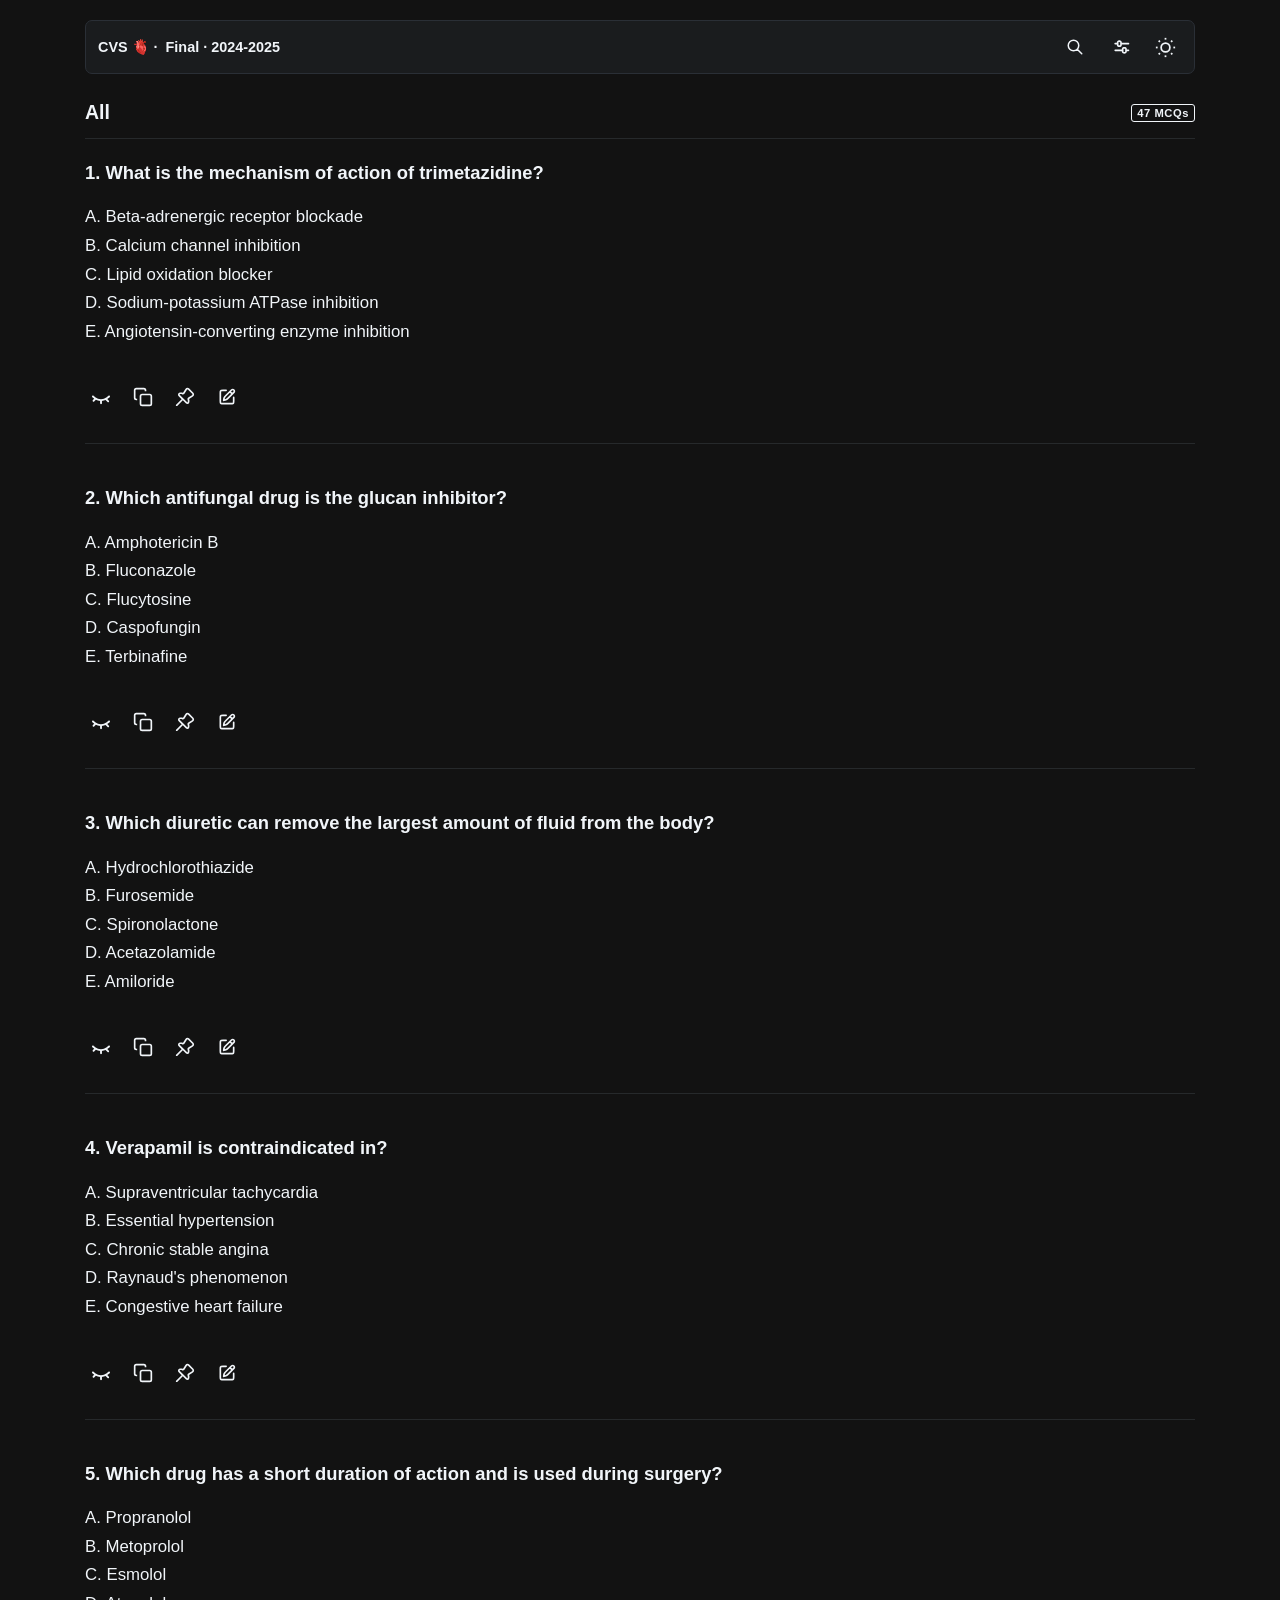
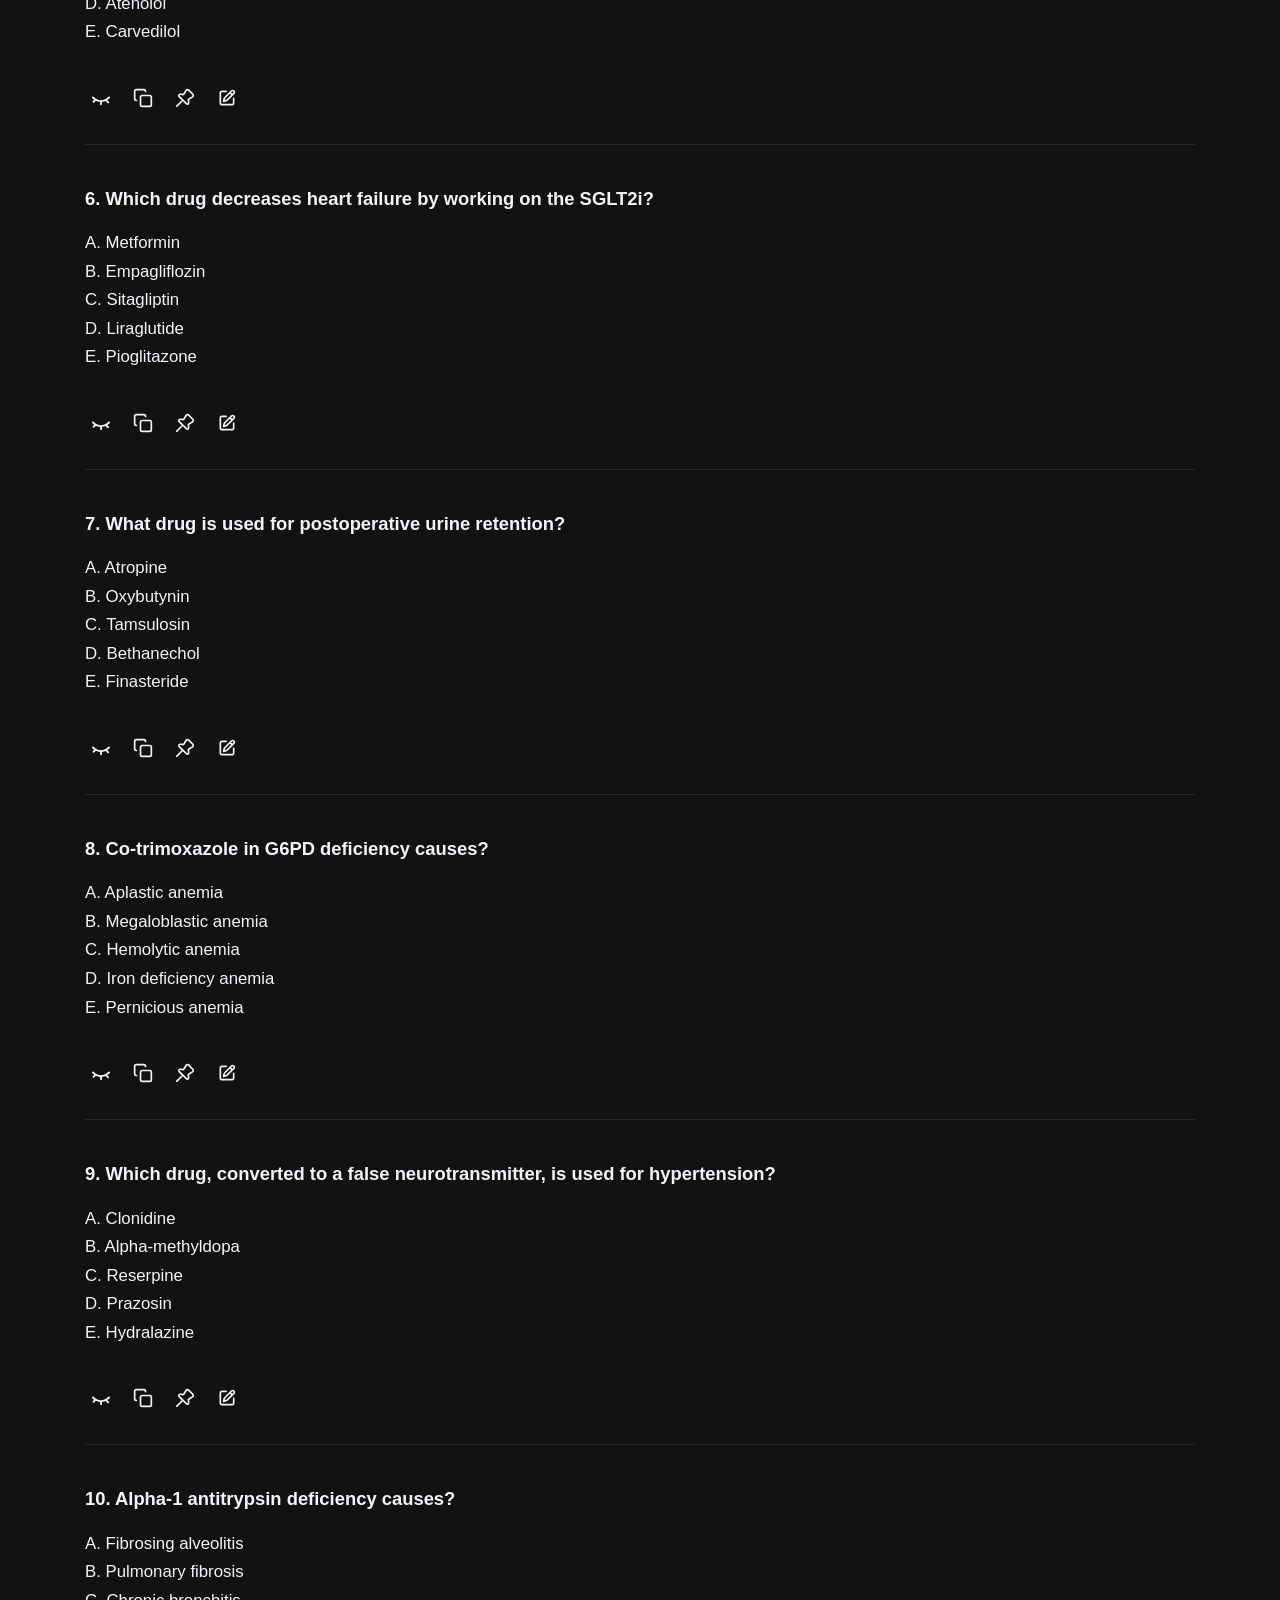
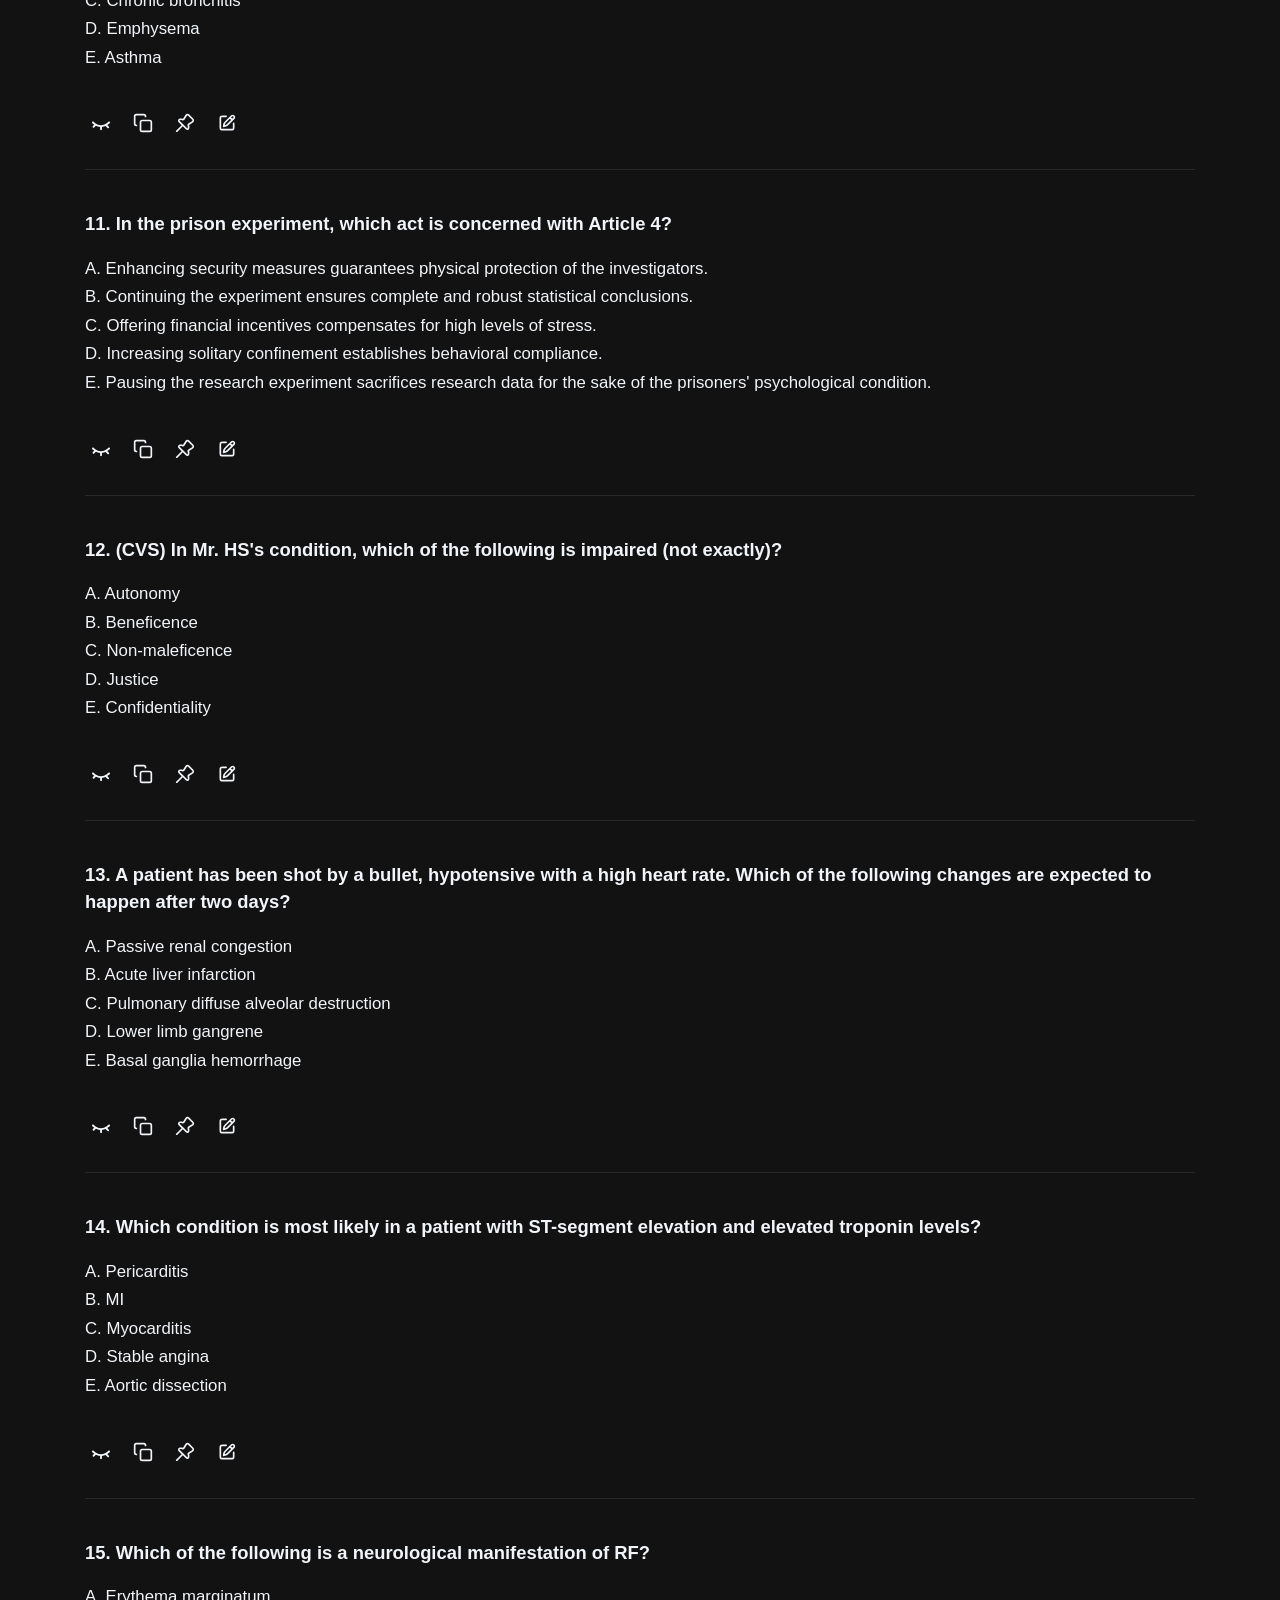
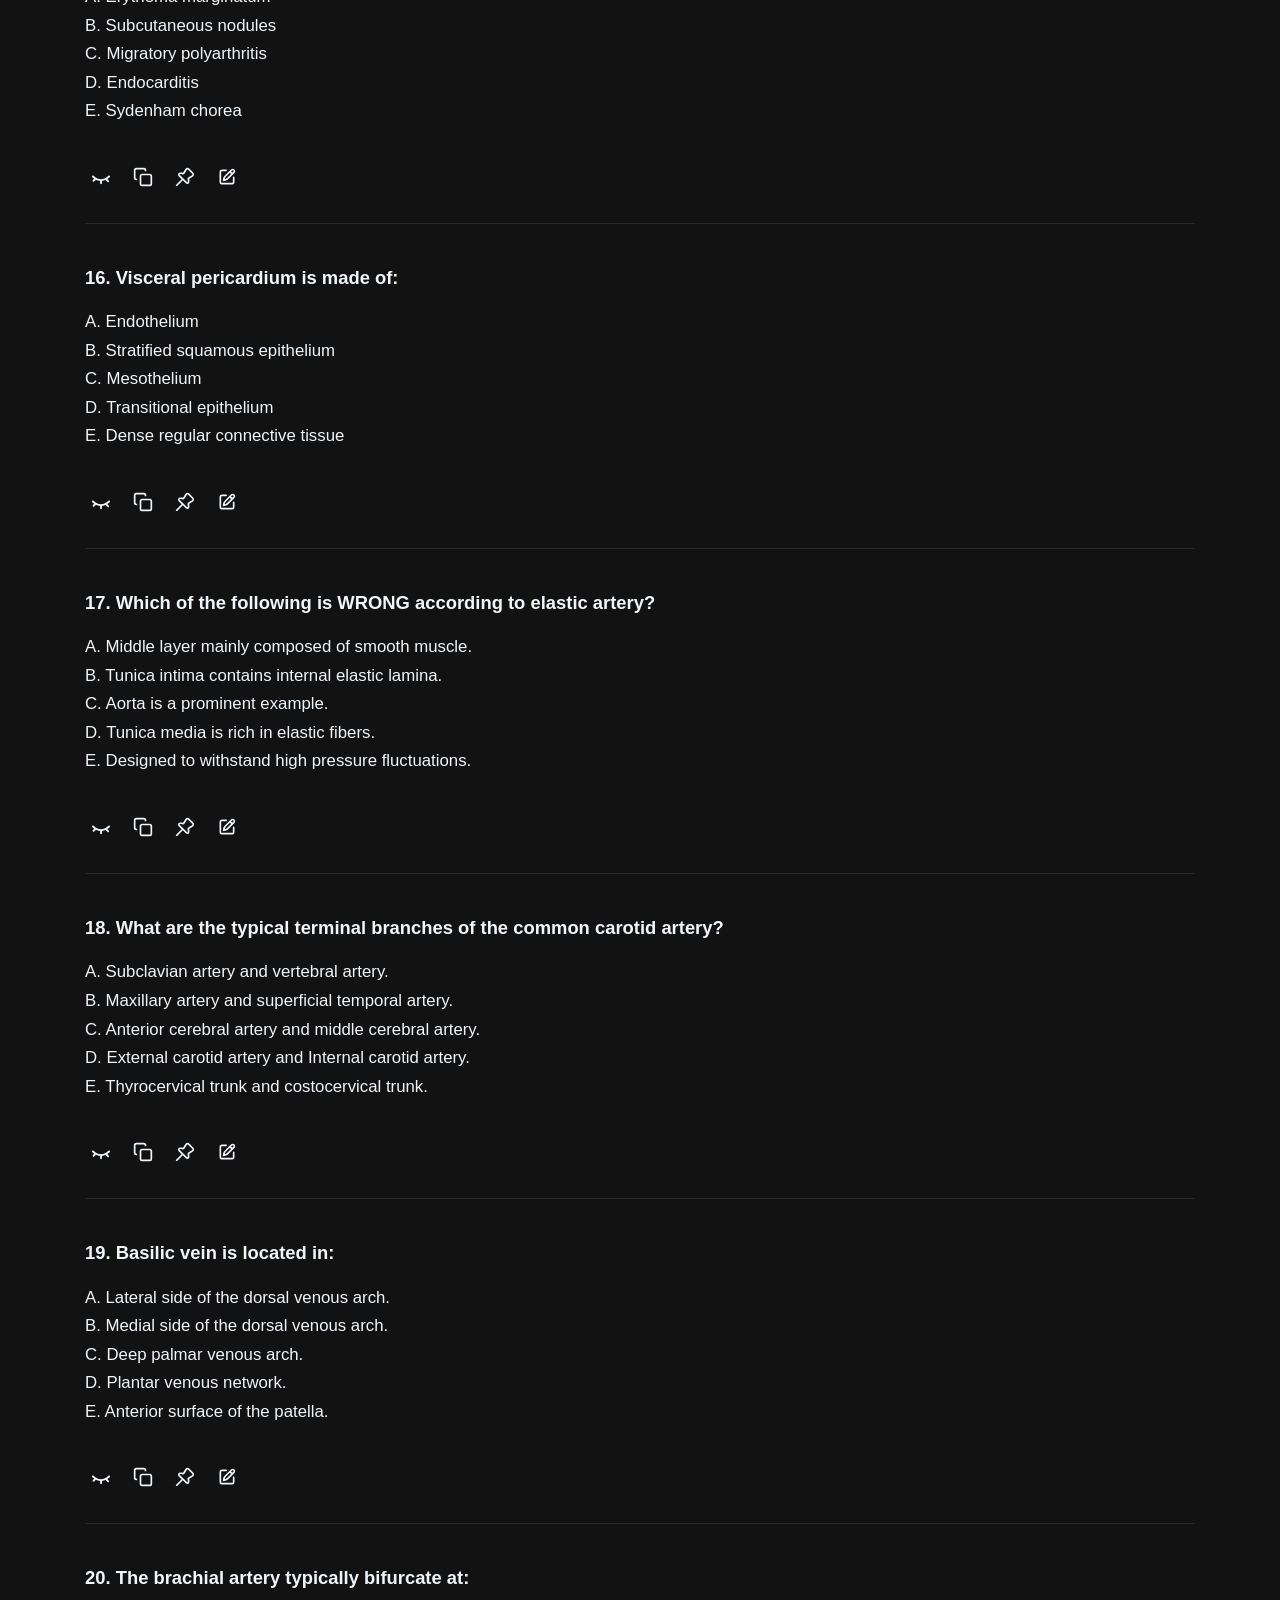
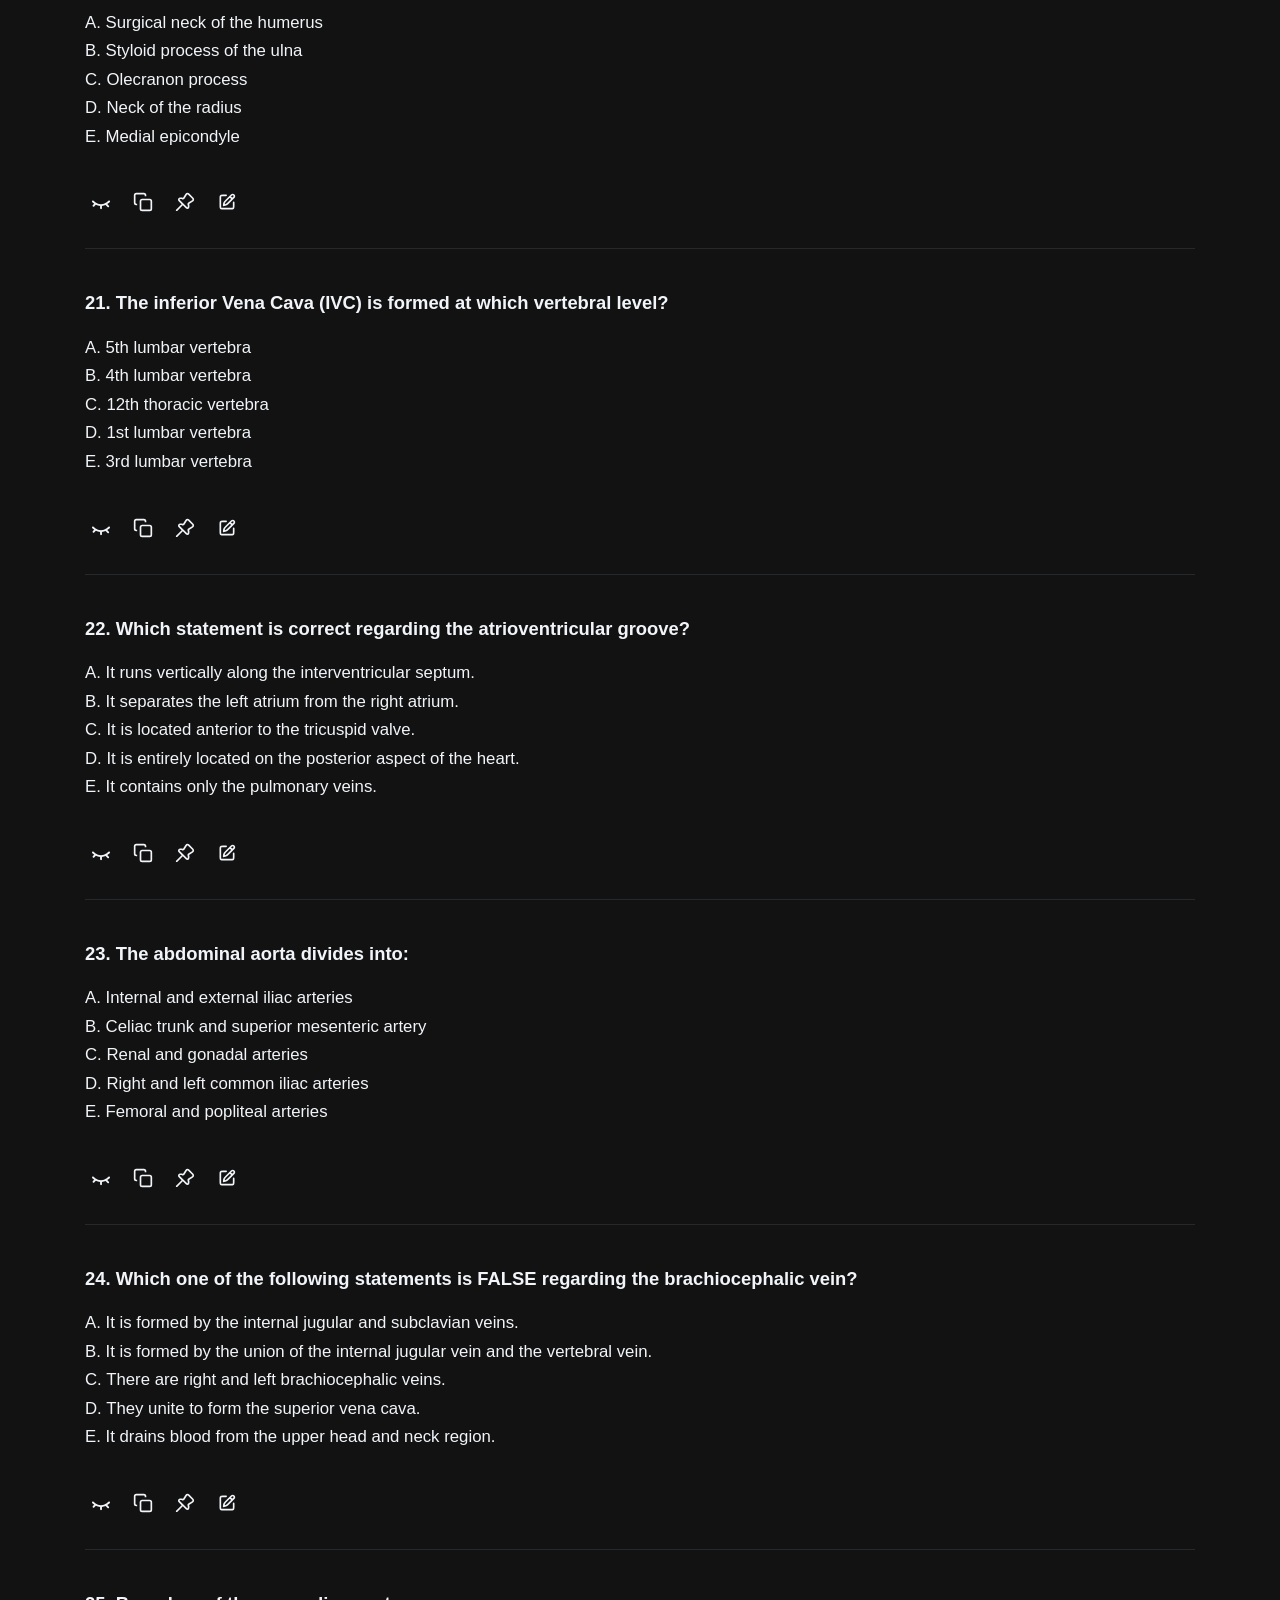
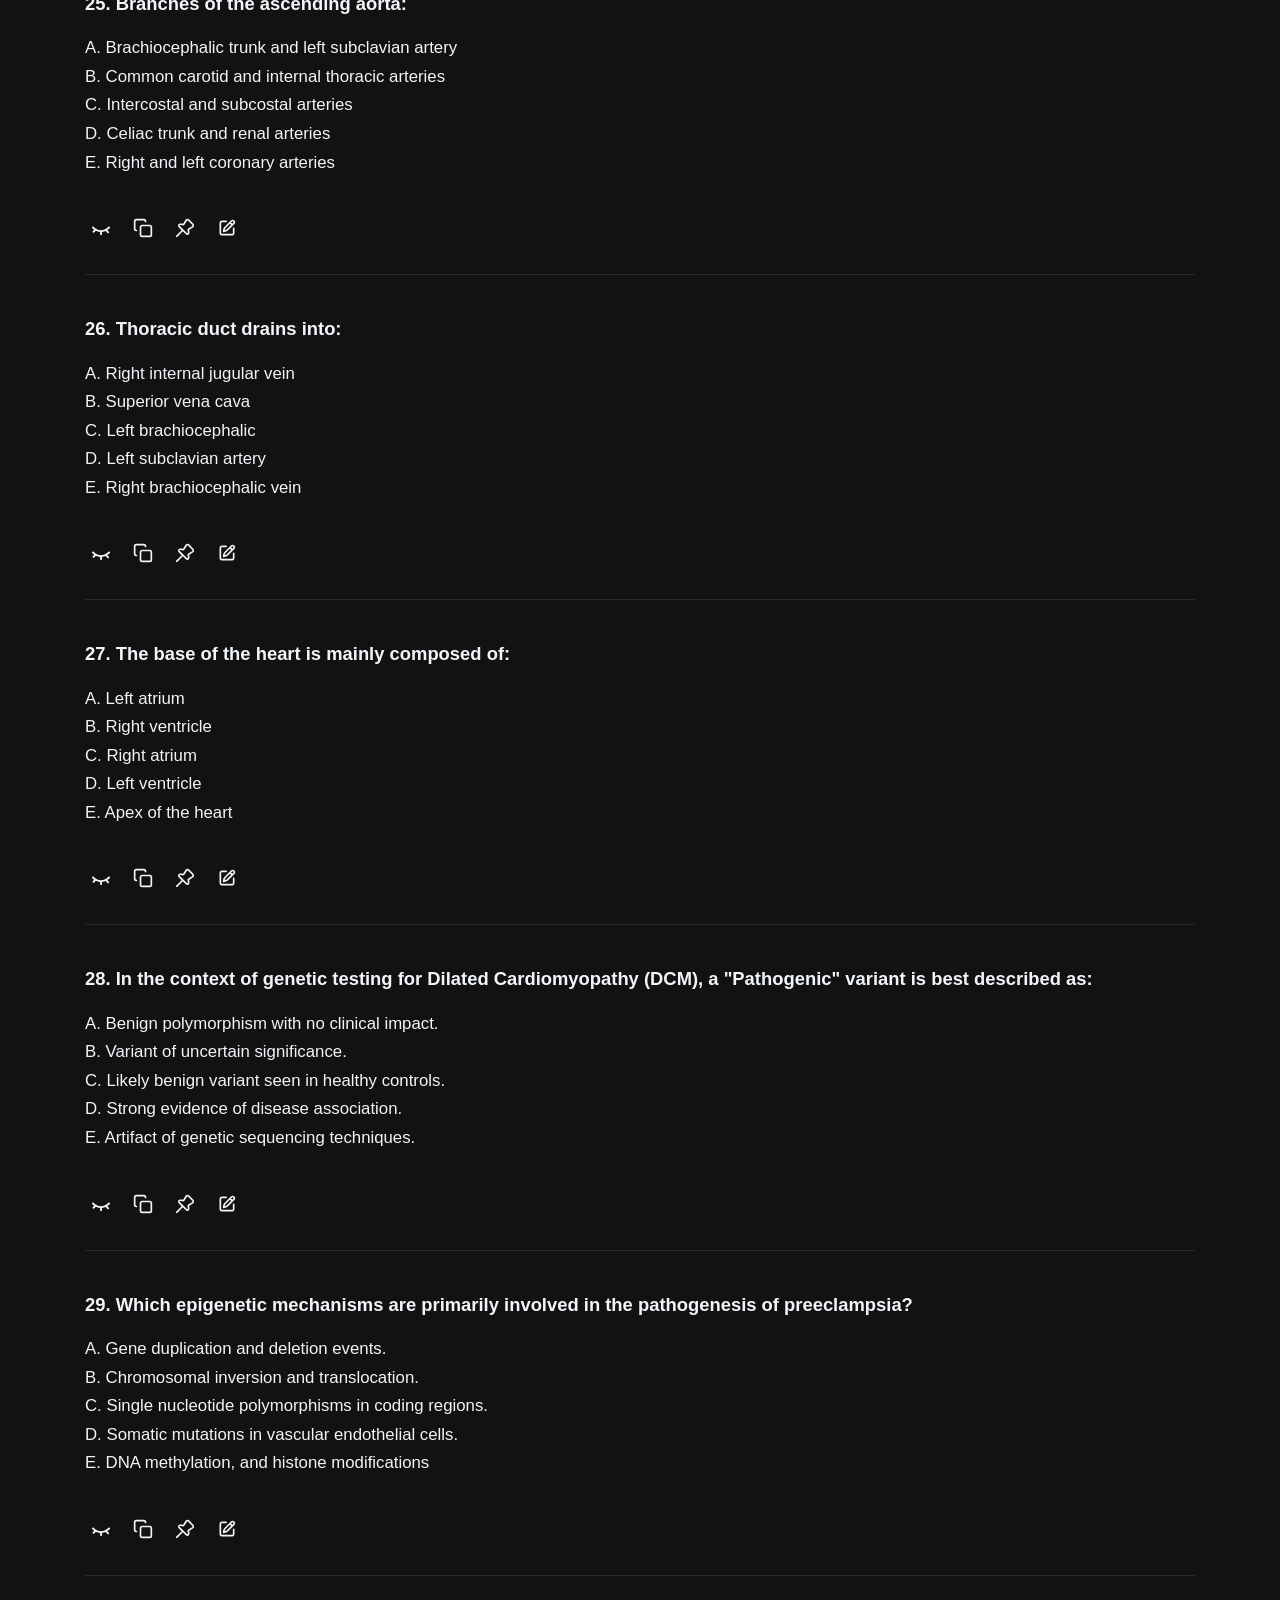
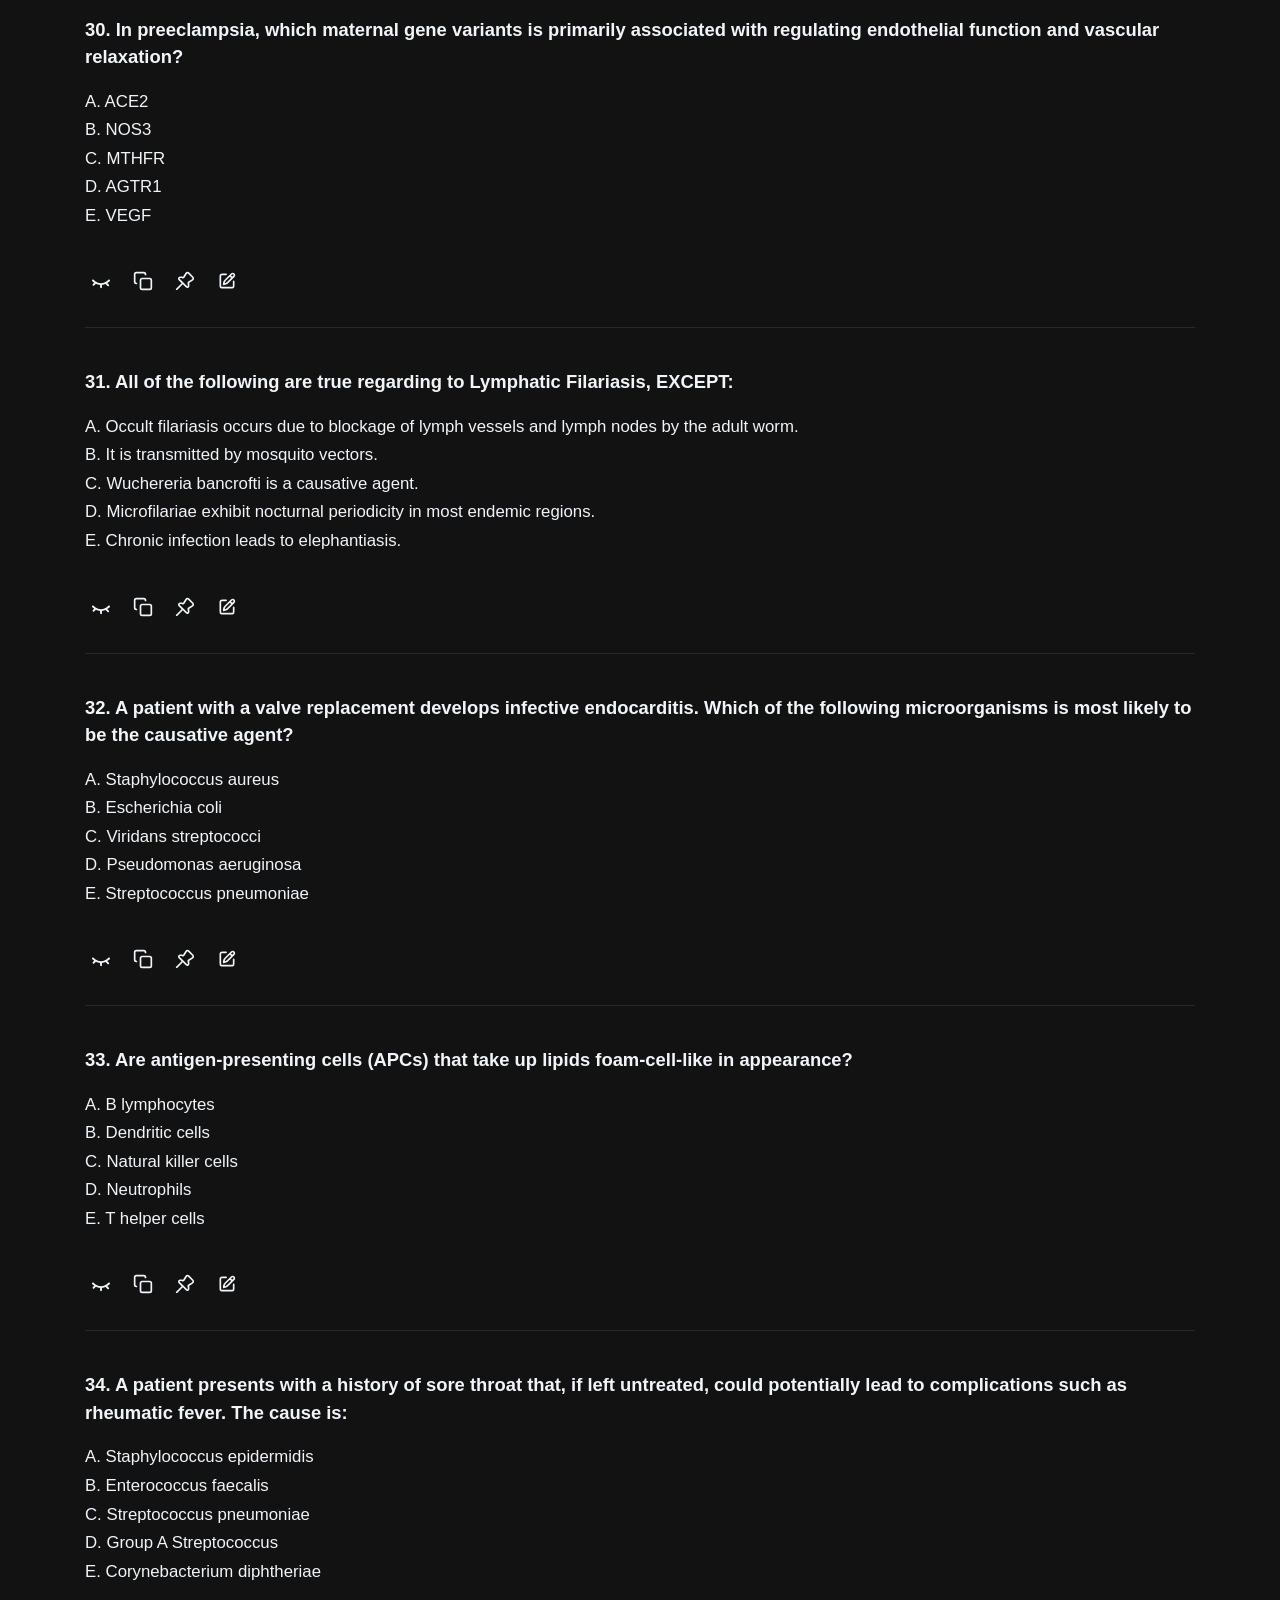
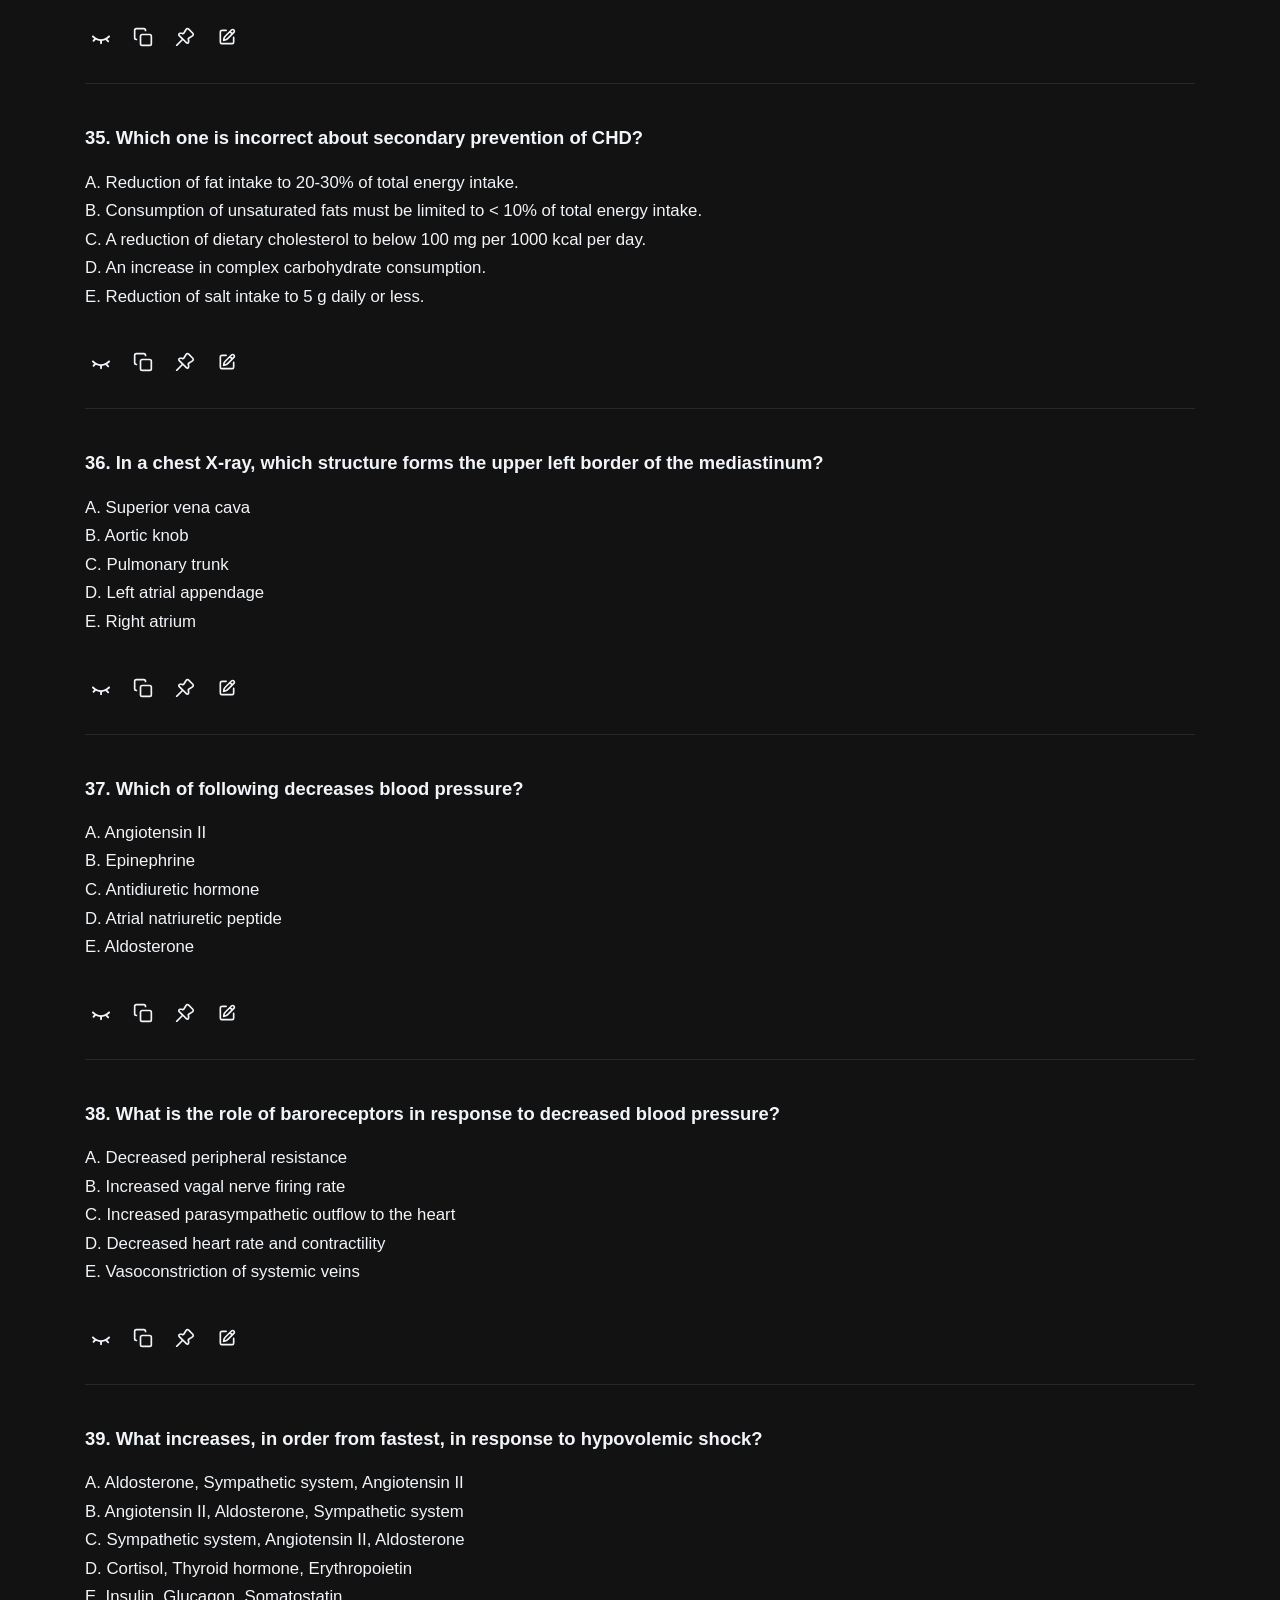
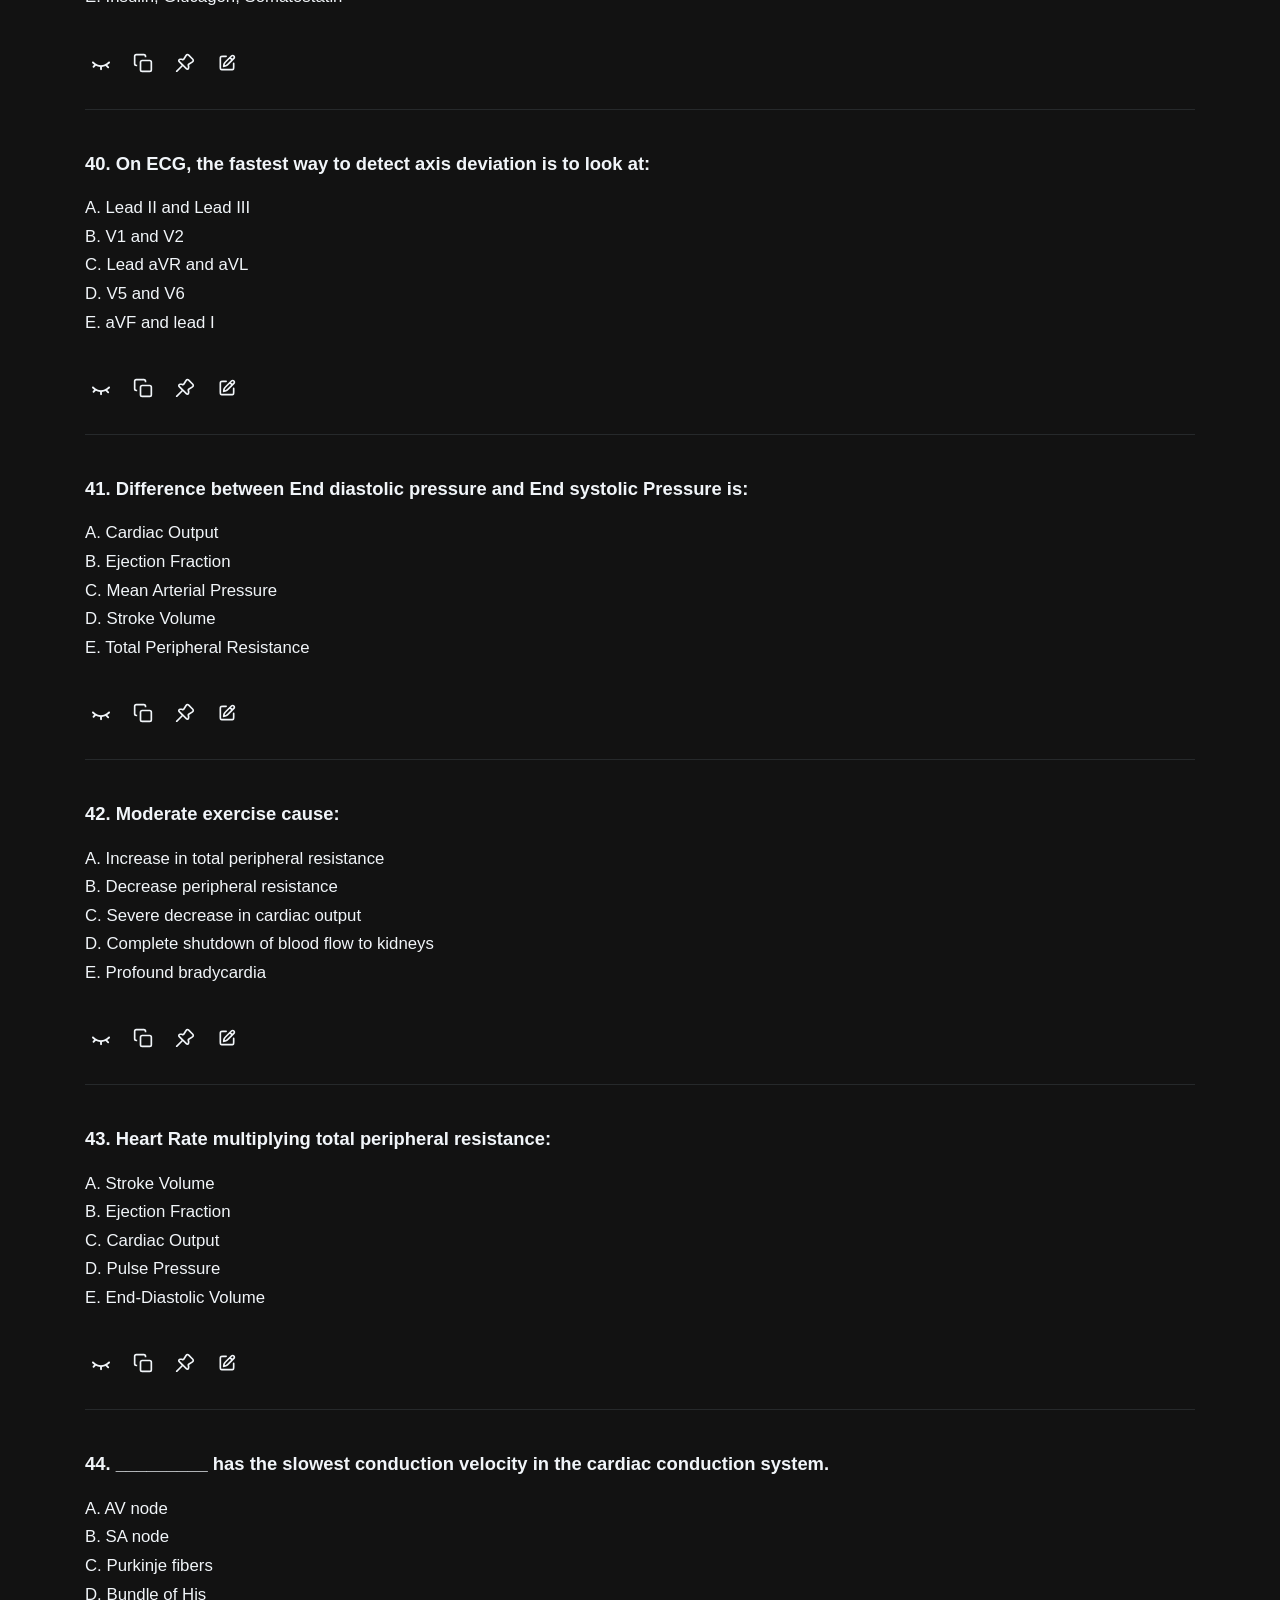
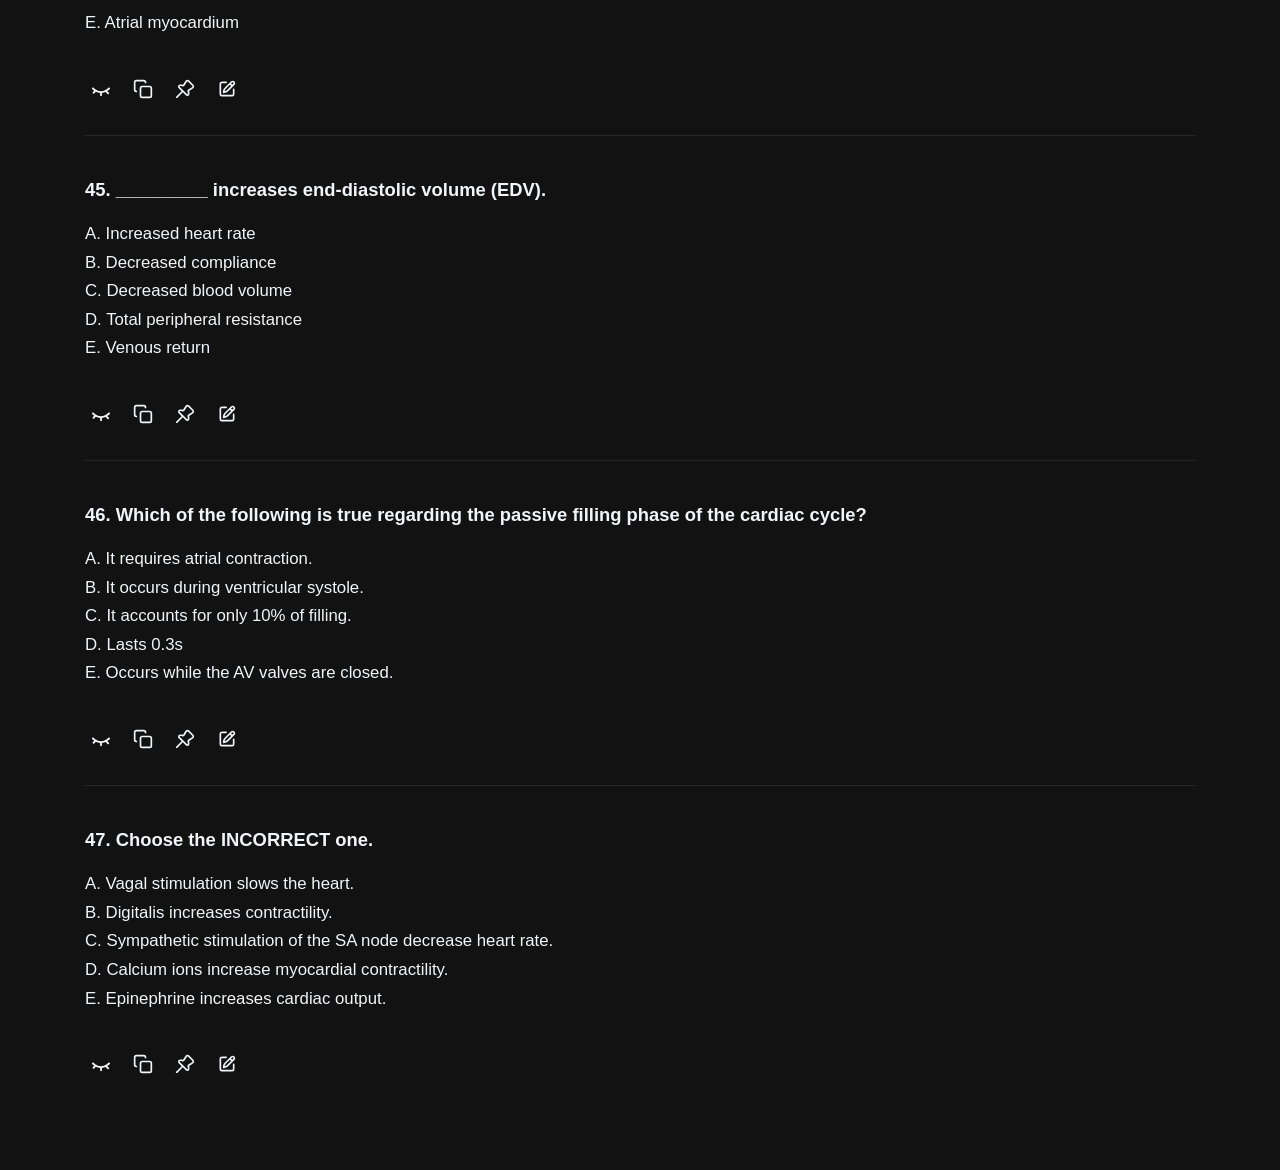
<file: CVS_Final_2024-2025.html>
<!DOCTYPE html>
<html lang="en">
<head>
    <meta charset="UTF-8">
    <meta name="viewport" content="width=device-width, initial-scale=1.0">
    <title>CVS_Final_2024-2025</title>

 
    <style>
       :root {
            --bg-body: #121212;
            --text-main: #f1f5f9;
            --text-opts: #f1f5f9;
            --header-bg: #f1f5f9;
            --header-text: #0f172a;
            --border-color: #26292b;
            --input-bg: #1a1c1e;
            --input-border: #2a2f36;
            --ans-bg: #1e293b;
            --ans-text: #f0cf6a;
            --filter-bg: transparent;
            --correct-color: #f0cf6a;
            --btn-bg: #f8fafc; 
            --btn-text: #0f172a;
            --opts-bg: #1a1c1e;
            --icon-hover-bg: rgba(255,255,255,0.08);
        }

        [data-theme="light"] {
            --bg-body: #ffffff;
            --text-main: #000000;
            --text-opts: #333333;
            --header-bg: #333333;
            --header-text: #ffffff;
            --border-color: #e0e0e0;
            --input-bg: #fcfcfc;
            --input-border: #cccccc;
            --ans-bg: #eef6e4;
            --ans-text: #2e7d32;
            --filter-bg: transparent;
            --correct-color: #2e7d32;
            --btn-bg: #52525b; 
            --btn-text: #ffffff;
            --opts-bg: #eef6e4;
            --icon-hover-bg: rgba(0,0,0,0.06);
        }

        
        @media print {
            body * {
                visibility: hidden !important;
            }
            body::before {
                content: "Printing is disabled for this document.";
                visibility: visible;
                display: block;
                text-align: center;
                margin-top: 40vh;
                font-size: 1.2rem;
            }
        }

        body {
            -webkit-user-select: none;
            user-select: none;
            -webkit-tap-highlight-color: transparent;
            background-color: var(--bg-body);
            color: var(--text-main);
            font-family: -apple-system, BlinkMacSystemFont, "Segoe UI", Roboto, sans-serif;
            margin: 0;
            display: flex;
            justify-content: center;
            transition: background-color 0.3s ease;
            overflow-x: hidden;
        }

          .theme-toggle,
        .subject-toggle,
        .subject-dropdown-item,
        .eye-btn,
        .icon-btn,
        .copy-btn,
        .pin-btn,
        .draw-btn,
        .answer-text,
        .lecture-select-btn,
        .lecture-dropdown-item,
        .search-toggle-btn,
        .search-close-btn,
        button {
            -webkit-tap-highlight-color: transparent;
        }

        /* Show the hand/pointer cursor on every clickable control so it
           doesn't fall back to the default Windows arrow on hover */
        button,
        .theme-toggle,
        .subject-toggle,
        .subject-dropdown-item,
        .eye-btn,
        .icon-btn,
        .copy-btn,
        .pin-btn,
        .draw-btn,
        .lecture-select-btn,
        .lecture-dropdown-item,
        .search-toggle-btn,
        .search-close-btn {
            cursor: pointer;
        }

        .container {
            width: 100%;
            max-width: 1150px;
            padding: 20px;
            box-sizing: border-box;
        }

        .header { 
            text-align: center; 
            margin-bottom: 15px;
            background-color: var(--input-bg);
            border: 1px solid var(--input-border);
            color: var(--text-main);
            padding: 8px 12px;
            min-height: 28px;
            border-radius: 7px;
            display: flex;
            justify-content: space-between;
            align-items: center;
            box-sizing: border-box;
            transition: all 0.2s ease;
        }

        .header-title-wrap {
            display: flex;
            align-items: center;
            gap: 12px;
            flex: 1;
            min-width: 0;
        }

        .header-title {
            font-size: 0.90rem;
            font-weight: 800;
            color: var(--text-main);
            white-space: nowrap;
            overflow: hidden;
            text-overflow: ellipsis;
        }

        @media (max-width: 480px) {
            .header {
                align-items: center;
            }
            .header-title-wrap {
                align-items: center;
            }
            .header-title {
                font-size: 0.80rem;
                white-space: normal;
                overflow: visible;
                text-overflow: clip;
                word-break: break-word;
                line-height: 1.4;
                text-align: left;
            }
            .title-line1,
            .title-line2 {
                display: block;
            }
            .title-sep-2 {
                display: none;
            }
        }

        .header-actions {
            display: flex;
            align-items: center;
            gap: 10px;
            flex-shrink: 0;
        }

        .icon-divider {
            width: 1px;
            height: 24px;
            background-color: var(--input-border);
            flex-shrink: 0;
        }

        /* Remove the divider lines between the search / subject / theme
           icons in the header, without affecting the one used in the
           active-search state (between the search box and close button). */
        #header-normal-right .icon-divider {
            display: none;
        }

        .controls-row { display: flex; gap: 12px; margin-bottom: 10px; }

        .search-wrapper {
            position: relative;
            flex: 1;
            display: flex;
            align-items: center;
        }

        .search-wrapper svg {
            position: absolute;
            left: 12px;
            color: var(--text-opts);
            z-index: 1;
        }

        #search-input {
            width: 100%;
            padding: 8px 10px 8px 40px;
            font-size: 1rem;
            border: none;
            background-color: transparent;
            color: var(--text-main);
            border-radius: 7px;
            outline: none;
        }

        .theme-toggle {
            background-color: transparent;
            border: none;
            color: var(--text-main);
            width: 33px;
            height: 33px;
            border-radius: 7px;
            display: flex;
            align-items: center;
            justify-content: center;
            transition: all 0.3s;
            flex-shrink: 0;
        }

        .search-toggle-btn {
            background-color: transparent;
            border: none;
            color: var(--text-main);
            width: 36px;
            height: 36px;
            border-radius: 7px;
            display: flex;
            align-items: center;
            justify-content: center;
            transition: all 0.3s;
            flex-shrink: 0;
        }

        .theme-toggle:hover,
        .search-toggle-btn:hover,
        .subject-toggle:hover {
            background-color: var(--icon-hover-bg);
        }

        /* Takeover styles */
        .search-takeover-wrap {
            display: none;
            width: 100%;
            align-items: center;
        }

        .search-takeover-wrap.open {
            display: flex;
        }

        .search-close-btn {
            background-color: transparent;
            border: none;
            color: var(--text-main);
            width: 36px;
            height: 36px;
            border-radius: 7px;
            display: flex;
            align-items: center;
            justify-content: center;
            transition: all 0.3s;
            flex-shrink: 0;
        }

        .search-close-btn:hover {
    background-color: rgba(255,255,255,0.08);
}

[data-theme="light"] .search-close-btn:hover {
    background-color: rgba(0,0,0,0.06);
}

.search-close-btn:focus {
    outline: none;
}

        /* Subject picker dropdown */
        .subject-toggle-wrapper {
            position: relative;
            display: inline-block;
        }

        .subject-toggle {
            background-color: transparent;
            border: none;
            color: var(--text-main);
            width: 36px;
            height: 36px;
            border-radius: 7px;
            display: flex;
            align-items: center;
            justify-content: center;
            transition: all 0.3s;
            flex-shrink: 0;
        }

        .subject-toggle svg {
            stroke: none !important;
            fill: var(--text-main);
            pointer-events: none;
        }

        .subject-toggle.dropdown-open {
            border-color: rgba(255,255,255,0.3);
            background: rgba(40, 42, 45, 0.9);
        }

        .subject-toggle.dropdown-open svg { fill: var(--text-main); }

        [data-theme="light"] .subject-toggle.dropdown-open {
            border-color: #121212;
            background: rgba(255,255,255,1);
        }

        .subject-dropdown {
            position: absolute;
            top: calc(100% + 8px);
            right: 0;
            background: #111111;
            border: 1px solid rgba(255,255,255,0.13);
            border-radius: 14px;
            overflow: hidden;
            min-width: 210px;
            z-index: 9999;
            opacity: 0;
            pointer-events: none;
            transform: translateY(-6px) scale(0.97);
            transition: opacity 0.22s ease, transform 0.22s ease;
            box-shadow: 0 16px 48px rgba(0,0,0,0.65);
        }

        .subject-dropdown.open {
            opacity: 1;
            transform: translateY(0) scale(1);
            pointer-events: all;
        }

        [data-theme="light"] .subject-dropdown {
            background: #ffffff;
            border-color: rgba(0,0,0,0.13);
            box-shadow: 0 16px 48px rgba(0,0,0,0.15);
        }

        .subject-dropdown-header {
            padding: 10px 10px 10px 16px;
            font-size: 0.72rem;
            font-weight: 700;
            color: #555;
            letter-spacing: 0.09em;
            text-transform: uppercase;
            border-bottom: 1px solid rgba(255,255,255,0.08);
            display: flex;
            align-items: center;
            justify-content: space-between;
            text-align: left;
        }

        [data-theme="light"] .subject-dropdown-header {
            border-bottom-color: rgba(0,0,0,0.08);
            color: #999;
        }

        /* Cap the list to ~8 rows tall (incl. All); the rest scrolls inside
           the dropdown, and overscroll-behavior stops that scroll from
           chaining into the page once it reaches the end. */
        .subject-dropdown-items {
            max-height: 348px;
            overflow-y: auto;
            overscroll-behavior: contain;
            scrollbar-width: thin;
            scrollbar-color: rgba(255,255,255,0.25) transparent;
        }

        [data-theme="light"] .subject-dropdown-items {
            scrollbar-color: rgba(0,0,0,0.25) transparent;
        }

        .subject-dropdown-items::-webkit-scrollbar {
            width: 6px;
        }

        .subject-dropdown-items::-webkit-scrollbar-track {
            background: transparent;
        }

        .subject-dropdown-items::-webkit-scrollbar-thumb {
            background-color: rgba(255,255,255,0.25);
            border-radius: 6px;
        }

        [data-theme="light"] .subject-dropdown-items::-webkit-scrollbar-thumb {
            background-color: rgba(0,0,0,0.25);
        }

        .subject-dropdown-item {
            display: flex;
            align-items: center;
            gap: 11px;
            padding: 13px 16px;
            font-size: 0.88rem;
            font-weight: 700;
            color: #aaa;
            transition: background 0.15s ease, color 0.15s ease;
            user-select: none;
            text-align: left;
            white-space: nowrap;
        }

        [data-theme="light"] .subject-dropdown-item { color: #666; }

        .subject-dropdown-item:not(:last-child) {
            border-bottom: 1px solid rgba(255,255,255,0.06);
        }

        [data-theme="light"] .subject-dropdown-item:not(:last-child) {
            border-bottom-color: rgba(0,0,0,0.06);
        }

        .subject-dropdown-item:hover {
            background: rgba(255,255,255,0.06);
            color: #e2e8f0;
        }

        [data-theme="light"] .subject-dropdown-item:hover {
            background: rgba(0,0,0,0.04);
            color: #111;
        }

        .subject-dropdown-item.selected { color: #f1f5f9; }

        [data-theme="light"] .subject-dropdown-item.selected { color: #111; }

        .filter-option-dot {
            width: 8px;
            height: 8px;
            border-radius: 50%;
            border: 1.5px solid rgba(255,255,255,0.25);
            flex-shrink: 0;
            transition: background 0.15s ease, border-color 0.15s ease;
        }

        [data-theme="light"] .filter-option-dot { border-color: rgba(0,0,0,0.2); }

        .subject-dropdown-item.selected .filter-option-dot {
            background: #f1f5f9;
            border-color: #f1f5f9;
        }

        [data-theme="light"] .subject-dropdown-item.selected .filter-option-dot {
            background: #111;
            border-color: #111;
        }

        .controls-row { position: relative; }

        .lecture-select-wrapper {
            position: relative;
            display: flex;
            align-items: center;
            min-width: 0;
            flex: 1 1 auto;
        }

        .lecture-select-btn {
            background: transparent;
            border: none;
            display: flex;
            align-items: center;
            gap: 6px;
            min-width: 0;
            max-width: 100%;
            padding: 4px 6px;
            margin: -4px -6px;
            border-radius: 6px;
            transition: background-color 0.2s ease;
        }

        .lecture-select-btn:hover {
            background-color: rgba(255,255,255,0.06);
        }

        [data-theme="light"] .lecture-select-btn:hover {
            background-color: rgba(0,0,0,0.04);
        }

        .lecture-chevron {
            flex-shrink: 0;
            color: var(--text-main);
            transition: transform 0.2s ease;
            position: relative;
            top: 2px;
        }

        .lecture-select-btn.dropdown-open .lecture-chevron {
            transform: rotate(180deg);
        }

        .lecture-dropdown {
            position: absolute;
            top: calc(100% + 13px);
            left: 0;
            background: #111111;
            border: 1px solid rgba(255,255,255,0.13);
            border-radius: 14px;
            overflow: hidden;
            width: 290px;
            max-width: 80vw;
            z-index: 50;
            opacity: 0;
            pointer-events: none;
            transform: translateY(-6px) scale(0.97);
            transition: opacity 0.22s ease, transform 0.22s ease;
            box-shadow: 0 16px 48px rgba(0,0,0,0.65);
        }

        

        .lecture-dropdown.open {
            opacity: 1;
            transform: translateY(0) scale(1);
            pointer-events: all;

        }

        [data-theme="light"] .lecture-dropdown {
            background: #ffffff;
            border-color: rgba(0,0,0,0.13);
            box-shadow: 0 16px 48px rgba(0,0,0,0.15);
        }

        .lecture-dropdown-header {
            padding: 10px 10px 10px 16px;
            font-size: 0.70rem;
            font-weight: 700;
            letter-spacing: 0.09em;
            text-transform: uppercase;
            color: #777;
            text-align: left;
            border-bottom: 1px solid rgba(255,255,255,0.13);
            display: flex;
            align-items: center;
            justify-content: space-between;
        }

        [data-theme="light"] .lecture-dropdown-header {
            color: #999;
            border-bottom-color: rgba(0,0,0,0.13);
        }

        .dropdown-close-btn {
            display: flex;
            align-items: center;
            justify-content: center;
            width: 24px;
            height: 24px;
            padding: 0;
            border: none;
            border-radius: 6px;
            background: transparent;
            color: #888;
            flex-shrink: 0;
            transition: background-color 0.15s ease, color 0.15s ease;
        }

        .dropdown-close-btn svg {
            width: 13px;
            height: 13px;
            pointer-events: none;
        }

        .dropdown-close-btn:hover {
            background-color: rgba(255,255,255,0.1);
            color: #f1f5f9;
        }

        [data-theme="light"] .dropdown-close-btn:hover {
            background-color: rgba(0,0,0,0.06);
            color: #111;
        }

        /* Cap the list to ~7 rows tall; anything beyond that scrolls
           inside the dropdown instead of growing the page. */
        .lecture-dropdown-items {
            max-height: 329px;
            overflow-y: auto;
            overscroll-behavior: contain;
            scrollbar-width: thin;
            scrollbar-color: rgba(255,255,255,0.25) transparent;
        }

        [data-theme="light"] .lecture-dropdown-items {
            scrollbar-color: rgba(0,0,0,0.25) transparent;
        }

        .lecture-dropdown-items::-webkit-scrollbar {
            width: 6px;
        }

        .lecture-dropdown-items::-webkit-scrollbar-track {
            background: transparent;
        }

        .lecture-dropdown-items::-webkit-scrollbar-thumb {
            background-color: rgba(255,255,255,0.25);
            border-radius: 6px;
        }

        [data-theme="light"] .lecture-dropdown-items::-webkit-scrollbar-thumb {
            background-color: rgba(0,0,0,0.25);
        }

        .lecture-dropdown-item {
            display: flex;
            align-items: flex-start;
            gap: 11px;
            padding: 13px 16px;
            font-size: 0.88rem;
            font-weight: 700;
            color: #aaa;
            transition: background 0.15s ease, color 0.15s ease;
            user-select: none;
            text-align: left;
        }

        [data-theme="light"] .lecture-dropdown-item { color: #666; }

        .lecture-dropdown-item:not(:last-child) {
            border-bottom: 1px solid rgba(255,255,255,0.06);
        }

        [data-theme="light"] .lecture-dropdown-item:not(:last-child) {
            border-bottom-color: rgba(0,0,0,0.06);
        }

        .lecture-dropdown-item:hover {
            background: rgba(255,255,255,0.06);
            color: #e2e8f0;
        }

        [data-theme="light"] .lecture-dropdown-item:hover {
            background: rgba(0,0,0,0.04);
            color: #111;
        }

        .lecture-dropdown-item.selected { color: #f1f5f9; }

        [data-theme="light"] .lecture-dropdown-item.selected { color: #111; }

        .lecture-item-text {
            flex: 1;
            min-width: 0;
            line-height: 1.4;
            white-space: normal;
            word-break: break-word;
            padding-top: 1px;
        }

        .lecture-dot {
            width: 8px;
            height: 8px;
            margin-top: 5px;
            border-radius: 50%;
            border: 1.5px solid rgba(255,255,255,0.25);
            flex-shrink: 0;
            transition: background 0.15s ease, border-color 0.15s ease;
        }

        [data-theme="light"] .lecture-dot { border-color: rgba(0,0,0,0.2); }

        .lecture-dropdown-item.selected .lecture-dot {
            background: #f1f5f9;
            border-color: #f1f5f9;
        }

        [data-theme="light"] .lecture-dropdown-item.selected .lecture-dot {
            background: #111;
            border-color: #111;
        }

        .divider { border: none; margin-bottom: 12px; }

        .q-block {
            position: relative;
            margin-bottom: 40px;
            border-bottom: 1px solid var(--border-color);
            padding-bottom: 30px;
        }

        .q-block:last-child { border-bottom: none; }
        .q-text { font-size: 1.15rem; font-weight: 600; margin-bottom: 12px; line-height: 1.5; }
        .opts { list-style-type: none; padding: 0; line-height: 1.7; font-size: 1.05rem; color: var(--text-opts); margin-bottom: 15px; }

        .ans-row {
            display: flex;
            justify-content: space-between;
            align-items: center;
            flex-wrap: wrap;
            gap: 10px;
        }

        .ans-row--multi {
            flex-direction: column;
            align-items: flex-start;
            justify-content: flex-start;
            gap: 8px;
        }
        
        .ans-btn:hover {
            opacity: 0.9;
        }
        .ans-btn:active {
            transform: scale(0.98);
        }

        .ans-btn.revealed {
            background-color: var(--ans-bg);
            color: var(--ans-text);
            padding: 7px 12px;
            font-size: 16px;
            white-space: pre-line;
            text-align: left;
        }

        mark { background-color: #f0cf6a; color: #000; }
        .opts li.correct-option { color: var(--correct-color); font-weight: 650; background-color: var( --opts-bg); display: inline-block; padding: 0 7px 0 1px; border-radius: 4px;}
        
        .section-heading {
            display: flex;
            flex-direction: column;
            gap: 10px;
            padding-bottom: 14px;
            margin-bottom: 20px;
            border-bottom: 1px solid var(--border-color);
        }

        .section-heading-row {
            display: flex;
            justify-content: space-between;
            align-items: center;
            gap: 16px;
        }

        /* Optional small note shown under the "All" heading on first open,
           above the divider line. Not every file needs one — to remove it,
           just clear the CONTENT_NOTE constant near the top of the script
           (or delete it). */
        .section-note {
            font-size: 0.80rem;
            font-weight: 400;
            line-height: 1.5;
            color: #999;
        }

        [data-theme="light"] .section-note {
            color: #9a9a9a;
        }

        .no-results {
            text-align: center;
            padding: 60px 20px;
            color: var(--text-opts);
            font-size: 1.15rem;
            font-weight: 500;
            opacity: 0.6;
            box-sizing: border-box;
            width: 100%;
            display: block; 
        }

        .section-heading-title {
            font-size: 1.10rem;
            font-weight: 700;
            color: var(--text-main);
            min-width: 0;
            overflow: hidden;
            text-overflow: ellipsis;
            white-space: nowrap;
        }

        /* Two versions of the lecture/subject name are rendered together:
           .label-full (complete text, used on larger screens) and
           .label-short (hard-capped to 25 characters + "…", used on small
           screens). Only one is shown at a time via the media query below. */
        .label-short { display: none; }

        /* Subject names (e.g. "Microbiology 🦠") are shown a bit larger
           than individual lecture names (e.g. "Trachea, bronch..."). */
        .section-heading-title.subject-title {
            font-size: 1.22rem;
        }

        .mcq-count-badge {
            font-size: 0.70rem;
            font-weight: 700;
            color: var(--text-main);
            border: 1px solid var(--text-main);
            padding: 2px 5px;
            border-radius: 3px;
            letter-spacing: 0.05em;
            white-space: nowrap;
            flex-shrink: 0;
        }

        @media (max-width: 480px) {
            .section-heading-title {
                font-size: 1rem;
            }
            .section-heading-title.subject-title {
                font-size: 1.12rem;
            }
            .label-full { display: none; }
            .label-short { display: inline; }
        }

        /* Eye / Copy / Pin icon buttons */
        .ans-row {
            justify-content: flex-start !important;
            position: relative;
            z-index: 10;
        }

        .icon-btn, .eye-btn {
            background: transparent;
            border: none;
            display: inline-flex;
            align-items: center;
            justify-content: center;
            color: var(--text-main);
            padding: 6px;
            border-radius: 6px;
            transition: background-color 0.2s ease, opacity 0.2s ease, color 0.2s ease;
            margin-top: 20px;
        }

        .icon-btn:hover, .eye-btn:hover {
            background-color: var(--icon-hover-bg);
        }

        .icon-btn svg, .eye-btn svg {
            width: 20px;
            height: 20px;
            display: block;
            fill: currentColor;
        }

        .eye-btn svg.icon-eye-open {
            width: 22px;
            height: 22px;
        }

        .eye-btn[data-revealed="true"] {
            color: var(--correct-color);
        }

        .pin-btn[data-pinned="true"] {
             color: var(--correct-color);
        }

        .eye-part-row {
            display: flex;
            align-items: center;
            gap: 8px;
        }

        .eye-part-label {
            font-size: 0.75rem;
            font-weight: 700;
            color: var(--text-opts);
            opacity: 0.7;
            min-width: 12px;
            text-align: center;
        }

        .answer-text {
            display: none;
            width: 100%;
            box-sizing: border-box;
            background-color: var(--opts-bg);
            color: var(--correct-color);
            font-weight: 800;
            font-size: 15px;
            padding: 7px 12px;
            border-radius: 5px;
            white-space: pre-line;
        }

        .case-block .answer-text {
            width: auto;
            max-width: 100%;
            white-space: pre-line;
            text-align: left;
            margin-top: 10px;
        }

        .copy-wrap {
            position: relative;
            display: inline-flex;
        }

        .copy-btn svg {
            transition: opacity 0.15s ease, transform 0.15s ease;
        }

        .copy-btn.copied {
            color: var(--correct-color);
        }

        .copy-btn.copied svg {
            animation: copy-check-pop 0.3s ease;
        }

        @keyframes copy-check-pop {
            0% { transform: scale(0.6); opacity: 0; }
            60% { transform: scale(1.15); opacity: 1; }
            100% { transform: scale(1); opacity: 1; }
        }

        /* Multi-case questions (e.g. Q29 style) */
        .case-block {
            position: relative;
            margin-top: 14px;
            padding-top: 10px;
        }

        .case-block:first-of-type {
            margin-top: 16px;
        }

        .case-eye-row {
            margin-top: 2px;
        }

        .case-eye-row .eye-btn {
            margin-top: 6px;
        }

        /* Case questions (Q21, Q22): the reveal button itself turns into
           the answer box, instead of showing an open-eye icon plus a
           separate answer box. */
        .case-eye-row .eye-btn.case-answer-revealed {
            display: block;
            width: auto;
            max-width: 100%;
            background-color: var(--opts-bg);
            color: var(--correct-color);
            font-weight: 800;
            font-size: 15px;
            padding: 7px 12px;
            border-radius: 5px;
            white-space: pre-line;
            text-align: left;
            cursor: pointer;
        }

        .case-actions-row {
            display: flex;
            align-items: center;
            gap: 10px;
            margin-top: 16px;
            padding-top: 14px;
            border-top: 1px dashed var(--border-color);
            position: relative;
            z-index: 10;
        }

        .case-actions-row .icon-btn {
            margin-top: 0;
        }

        .case-text {
            font-size: 1.02rem;
            font-weight: 600;
            margin-bottom: 10px;
            line-height: 1.5;
        }

        
        .draw-overlay {
            position: absolute;
            top: 0;
            left: 0;
            width: 100%;
            height: 100%;
            z-index: 5;
            pointer-events: none;
            touch-action: none;
        }

        .draw-overlay.draw-overlay--outer {
            top: -40px;
            height: calc(100% + 40px);
        }

        .draw-overlay.active {
            pointer-events: auto;
            cursor: crosshair;
            touch-action: none;
        }

        /* While any question's drawing mode is on, block page scrolling so a
           stylus/finger stroke never gets interpreted as a scroll gesture.
           Buttons remain clickable since taps don't trigger this. */
        html.drawing-lock,
        body.drawing-lock {
            touch-action: none;
            overscroll-behavior: none;
        }

        .draw-overlay .draw-path {
            stroke: #ff0000;
            stroke-width: 3;
            fill: none;
            stroke-linecap: round;
            stroke-linejoin: round;
        }

    </style>

</head>

<body oncontextmenu="return false;">

<div class="container">
    <div class="header" id="header">
        <!-- NORMAL HEADER STATE -->
        <div cla+ss="header-title-wrap" id="header-normal-left">
            <span class="header-title"><span class="title-line1">CVS 🫀&nbsp;·&nbsp; Final</span><span class="title-sep-2">&nbsp;·&nbsp;</span><span class="title-line2">2024-2025</span></span>

        </div>

        <div class="header-actions" id="header-normal-right">
            <button class="search-toggle-btn" id="search-toggle-btn" onclick="toggleSearchBar()" title="Search">
                <svg width="18" height="18" viewBox="0 0 24 24" fill="none" xmlns="http://www.w3.org/2000/svg"><path d="M14.9536 14.9458L21 21M17 10C17 13.866 13.866 17 10 17C6.13401 17 3 13.866 3 10C3 6.13401 6.13401 3 10 3C13.866 3 17 6.13401 17 10Z" stroke="currentColor" stroke-width="2" stroke-linecap="round" stroke-linejoin="round"></path></svg>
            </button>

            <div class="icon-divider"></div>

            <div class="subject-toggle-wrapper">
                <div class="subject-toggle" id="subject-toggle-btn" onclick="toggleSubjectDropdown()" title="Filter by subject">
                    <svg width="20" height="20" viewBox="0 0 24 24" xmlns="http://www.w3.org/2000/svg"><path fill-rule="evenodd" clip-rule="evenodd" d="M9.90693 3.9999C9.93791 3.99996 9.96894 4.00001 10 4.00001C10.0311 4.00001 10.0621 3.99996 10.0931 3.9999C10.4618 3.99929 10.8242 3.99869 11.147 4.08519C12.0098 4.31636 12.6836 4.99023 12.9148 5.85296C13.0013 6.1758 13.0007 6.53821 13.0001 6.90693C13.0001 6.93792 13 6.96895 13 7.00001H21C21.5523 7.00001 22 7.44772 22 8.00001C22 8.55229 21.5523 9.00001 21 9.00001H13C13 9.03107 13.0001 9.0621 13.0001 9.09309C13.0007 9.46181 13.0013 9.82422 12.9148 10.1471C12.6836 11.0098 12.0098 11.6837 11.147 11.9148C10.8242 12.0013 10.4618 12.0007 10.0931 12.0001C10.0621 12.0001 10.0311 12 10 12C9.96894 12 9.93791 12.0001 9.90692 12.0001C9.5382 12.0007 9.17579 12.0013 8.85295 11.9148C7.99022 11.6837 7.31635 11.0098 7.08519 10.1471C6.99868 9.82421 6.99928 9.46181 6.9999 9.09308C6.99995 9.0621 7 9.03106 7 9.00001H5C4.44772 9.00001 4 8.55229 4 8.00001C4 7.44772 4.44772 7.00001 5 7.00001H7C7 6.96895 6.99995 6.93792 6.9999 6.90693C6.99928 6.53821 6.99868 6.1758 7.08519 5.85296C7.31635 4.99023 7.99022 4.31636 8.85295 4.08519C9.17579 3.99869 9.5382 3.99929 9.90693 3.9999ZM9.49861 6.00536C9.39195 6.01022 9.36685 6.01805 9.37059 6.01704C9.19804 6.06328 9.06327 6.19805 9.01704 6.3706C9.0162 6.37411 9.00963 6.40483 9.00535 6.49861C9.00024 6.61064 9 6.75845 9 7.00001V9.00001C9 9.24156 9.00024 9.38937 9.00535 9.5014C9.01021 9.60806 9.01804 9.63315 9.01704 9.62942C9.06327 9.80196 9.19804 9.93674 9.37059 9.98297C9.36685 9.98197 9.39195 9.98979 9.49861 9.99466C9.61063 9.99977 9.75844 10 10 10C10.2416 10 10.3894 9.99977 10.5014 9.99466C10.608 9.98979 10.6331 9.98197 10.6294 9.98297C10.802 9.93674 10.9367 9.80196 10.983 9.62942C10.982 9.63315 10.9898 9.60806 10.9946 9.5014C10.9998 9.38937 11 9.24156 11 9.00001V7.00001C11 6.75845 10.9998 6.61064 10.9946 6.49861C10.9898 6.39196 10.982 6.36686 10.983 6.3706M9.49861 6.00536C9.61063 6.00025 9.75844 6.00001 10 6.00001L9.49861 6.00536ZM10 6.00001C10.2416 6.00001 10.3894 6.00025 10.5014 6.00536L10 6.00001ZM10.5014 6.00536C10.5952 6.00963 10.6259 6.0162 10.6294 6.01704L10.5014 6.00536ZM10.6298 6.01713C10.6298 6.01713 10.6296 6.0171 10.6294 6.01704L10.6298 6.01713ZM15.9069 11.9999C15.9379 12 15.9689 12 16 12C16.0311 12 16.0621 12 16.0931 11.9999C16.4618 11.9993 16.8242 11.9987 17.147 12.0852C18.0098 12.3164 18.6836 12.9902 18.9148 13.853C19.0013 14.1758 19.0007 14.5382 19.0001 14.9069C19.0001 14.9379 19 14.9689 19 15H21C21.5523 15 22 15.4477 22 16C22 16.5523 21.5523 17 21 17H19C19 17.0311 19.0001 17.0621 19.0001 17.0931C19.0007 17.4618 19.0013 17.8242 18.9148 18.1471C18.6836 19.0098 18.0098 19.6837 17.147 19.9148C16.8242 20.0013 16.4618 20.0007 16.0931 20.0001C16.0621 20.0001 16.0311 20 16 20C15.9689 20 15.9379 20.0001 15.9069 20.0001C15.5382 20.0007 15.1758 20.0013 14.853 19.9148C13.9902 19.6837 13.3164 19.0098 13.0852 18.1471C12.9987 17.8242 12.9993 17.4618 12.9999 17.0931C12.9999 17.0621 13 17.0311 13 17H5C4.44772 17 4 16.5523 4 16C4 15.4477 4.44772 15 5 15H13C13 14.969 12.9999 14.9379 12.9999 14.9069C12.9993 14.5382 12.9987 14.1758 13.0852 13.853C13.3164 12.9902 13.9902 12.3164 14.853 12.0852C15.1758 11.9987 15.5382 11.9993 15.9069 11.9999ZM15.4986 14.0054C15.392 14.0102 15.3669 14.018 15.3706 14.017C15.198 14.0633 15.0633 14.1981 15.017 14.3706C15.018 14.3669 15.0102 14.392 15.0054 14.4986C15.0002 14.6106 15 14.7585 15 15V17C15 17.2416 15.0002 17.3894 15.0054 17.5014C15.0102 17.6081 15.018 17.6332 15.017 17.6294C15.0633 17.802 15.198 17.9367 15.3706 17.983C15.3669 17.982 15.392 17.9898 15.4986 17.9947C15.6106 17.9998 15.7584 18 16 18C16.2416 18 16.3894 17.9998 16.5014 17.9947C16.608 17.9898 16.6331 17.982 16.6294 17.983C16.802 17.9367 16.9367 17.802 16.983 17.6294C16.982 17.6332 16.9898 17.6081 16.9946 17.5014C16.9998 17.3894 17 17.2416 17 17V15C17 14.7585 16.9998 14.6106 16.9946 14.4986C16.9898 14.392 16.982 14.3669 16.983 14.3706C16.9367 14.1981 16.802 14.0633 16.6294 14.017C16.6331 14.018 16.608 14.0102 16.5014 14.0054C16.3894 14.0002 16.2416 14 16 14C15.7584 14 15.6106 14.0002 15.4986 14.0054Z"/></svg>
                </div>
                <div class="subject-dropdown" id="subject-dropdown">
                    <div class="subject-dropdown-header">
                        <span>Subject</span>
                        <button type="button" class="dropdown-close-btn" onclick="closeSubjectDropdown()" title="Close" aria-label="Close">
                            <svg viewBox="0 0 24 24" fill="none" stroke="currentColor" stroke-width="2.4" stroke-linecap="round" stroke-linejoin="round"><line x1="18" y1="6" x2="6" y2="18"></line><line x1="6" y1="6" x2="18" y2="18"></line></svg>
                        </button>
                    </div>
                    <div class="subject-dropdown-items">
                    
                 
                 <div class="subject-dropdown-item" data-subject="All" onclick="selectSubjectFilter('All', this)"><span class="filter-option-dot"></span>All</div>
                <div class="subject-dropdown-item" data-subject="Physiology" onclick="selectSubjectFilter('Physiology', this)"><span class="filter-option-dot"></span>Physiology ⚡</div>
                <div class="subject-dropdown-item" data-subject="Immunology" onclick="selectSubjectFilter('Anatomy', this)"><span class="filter-option-dot"></span>Anatomy 🦴</div>
                <div class="subject-dropdown-item" data-subject="Pharmacology" onclick="selectSubjectFilter('Pharmacology', this)"><span class="filter-option-dot"></span>Pharmacology 💊</div>
                <div class="subject-dropdown-item" data-subject="Microbiology" onclick="selectSubjectFilter('Microbiology', this)"><span class="filter-option-dot"></span>Microbiology 🦠</div>
                <div class="subject-dropdown-item" data-subject="Pathology" onclick="selectSubjectFilter('Pathology', this)"><span class="filter-option-dot"></span>Pathology 🔬</div>
                <div class="subject-dropdown-item" data-subject="Histology" onclick="selectSubjectFilter('Histology', this)"><span class="filter-option-dot"></span>Histology 🫁</div>
                <div class="subject-dropdown-item" data-subject="Medical Education" onclick="selectSubjectFilter('Medical Education', this)"><span class="filter-option-dot"></span>Medical Education 📗</div>
              
                 <div class="subject-dropdown-item" data-subject="Biochemistry" onclick="selectSubjectFilter('Biochemistry', this)"><span class="filter-option-dot"></span>Biochemistry 🧪</div>
               
                <div class="subject-dropdown-item" data-subject="Radiology" onclick="selectSubjectFilter('Radiology', this)"><span class="filter-option-dot"></span>Radiology 🩻</div>
     

                </div>
                </div>
            </div>

            <div class="icon-divider"></div>

            <button class="theme-toggle" onclick="toggleTheme()">
                <svg id="theme-icon" width="21" height="21" viewBox="0 0 24 24" fill="none" stroke="currentColor" stroke-width="2">
                    <circle cx="12" cy="12" r="5"></circle><line x1="12" y1="1" x2="12" y2="3"></line><line x1="12" y1="21" x2="12" y2="23"></line><line x1="4.22" y1="4.22" x2="5.64" y2="5.64"></line><line x1="18.36" y1="18.36" x2="19.78" y2="19.78"></line><line x1="1" y1="12" x2="3" y2="12"></line><line x1="21" y1="12" x2="23" y2="12"></line><line x1="4.22" y1="19.78" x2="5.64" y2="18.36"></line><line x1="18.36" y1="5.64" x2="19.78" y2="4.22"></line>
                </svg>
            </button>
        </div>

        <!-- ACTIVE SEARCH STATE (TAKEOVER WRAPPER WITH X ICON & DIVIDER ON THE RIGHT) -->
        <div class="search-takeover-wrap" id="search-takeover-wrap">
            <div class="search-wrapper">
                <svg width="18" height="18" viewBox="0 0 24 24" fill="none" xmlns="http://www.w3.org/2000/svg">
                    <path d="M14.9536 14.9458L21 21M17 10C17 13.866 13.866 17 10 17C6.13401 17 3 13.866 3 10C3 6.13401 6.13401 3 10 3C13.866 3 17 6.13401 17 10Z" stroke="currentColor" stroke-width="2" stroke-linecap="round" stroke-linejoin="round"></path>
                </svg>
                <input type="text" id="search-input" placeholder="Search questions..." onkeyup="handleSearch()">
            </div>
            
            <div class="icon-divider" style="margin: 0 4px 0 8px;"></div>
            
            <button class="search-close-btn" onclick="closeSearchBar()" title="Close Search">
                <!-- Premium Minimal X Close Icon -->
                <svg width="18" height="18" viewBox="0 0 24 24" fill="none" stroke="currentColor" stroke-width="2.5" stroke-linecap="round" stroke-linejoin="round">
                    <line x1="18" y1="6" x2="6" y2="18"></line>
                    <line x1="6" y1="6" x2="18" y2="18"></line>
                </svg>
            </button>
        </div>
    </div>

    <hr class="divider">
    <div id="quiz-content"></div>
</div>

<script>


const allQuestions = [
  
  
             
   {
    n: 1,
    s: 'Pharmacology',
    l: 1,
    q: 'What is the mechanism of action of trimetazidine?',
    o: [
      'A. Beta-adrenergic receptor blockade',
      'B. Calcium channel inhibition',
      'C. Lipid oxidation blocker',
      'D. Sodium-potassium ATPase inhibition',
      'E. Angiotensin-converting enzyme inhibition'
    ],
    a: 'C'
  },
 
  
  {
    n: 2,
    s: 'Pharmacology',
    l: 1,
    q: 'Which antifungal drug is the glucan inhibitor?',
    o: [
      'A. Amphotericin B',
      'B. Fluconazole',
      'C. Flucytosine',
      'D. Caspofungin',
      'E. Terbinafine'
    ],
    a: 'D'
  },
{
    n: 3,
    s: 'Pharmacology',
    l: 1,
    q: 'Which diuretic can remove the largest amount of fluid from the body?',
    o: [
      'A. Hydrochlorothiazide',
      'B. Furosemide',
      'C. Spironolactone',
      'D. Acetazolamide',
      'E. Amiloride'
    ],
    a: 'B'
  },
  {
    n: 4,
    s: 'Pharmacology',
    l: 1,
    q: 'Verapamil is contraindicated in?',
    o: [
      'A. Supraventricular tachycardia',
      'B. Essential hypertension',
      'C. Chronic stable angina',
      'D. Raynaud\'s phenomenon',
      'E. Congestive heart failure'
    ],
    a: 'E'
  },
  
 
  {
    n: 5,
    s: 'Pharmacology',
    l: 1,
    q: 'Which drug has a short duration of action and is used during surgery?',
    o: [
      'A. Propranolol',
      'B. Metoprolol',
      'C. Esmolol',
      'D. Atenolol',
      'E. Carvedilol'
    ],
    a: 'C'
  },
  {
    n: 6,
    s: 'Pharmacology',
    l: 1,
    q: 'Which drug decreases heart failure by working on the SGLT2i?',
    o: [
      'A. Metformin',
      'B. Empagliflozin',
      'C. Sitagliptin',
      'D. Liraglutide',
      'E. Pioglitazone'
    ],
    a: 'B'
  },
  
  {
    n: 7,
    s: 'Pharmacology',
    l: 1,
    q: 'What drug is used for postoperative urine retention?',
    o: [
      'A. Atropine',
      'B. Oxybutynin',
      'C. Tamsulosin',
      'D. Bethanechol',
      'E. Finasteride'
    ],
    a: 'D'
  },
  {
    n: 8,
    s: 'Pharmacology',
    l: 1,
    q: 'Co-trimoxazole in G6PD deficiency causes?',
    o: [
      'A. Aplastic anemia',
      'B. Megaloblastic anemia',
      'C. Hemolytic anemia',
      'D. Iron deficiency anemia',
      'E. Pernicious anemia'
    ],
    a: 'C'
  },
 
  {
    n: 9,
    s: 'Pharmacology',
    l: 1,
    q: 'Which drug, converted to a false neurotransmitter, is used for hypertension?',
    o: [
      'A. Clonidine',
      'B. Alpha-methyldopa',
      'C. Reserpine',
      'D. Prazosin',
      'E. Hydralazine'
    ],
    a: 'B'
  },
 
 
  
  {
    n: 10,
    s: 'Biochemistry',
    l: 1,
    q: 'Alpha-1 antitrypsin deficiency causes?',
    o: [
      'A. Fibrosing alveolitis',
      'B. Pulmonary fibrosis',
      'C. Chronic bronchitis',
      'D. Emphysema',
      'E. Asthma'
    ],
    a: 'D'
  },
 
  

  {
    n: 11,
    s: 'Medical Education',
    l: 1,
    q: 'In the prison experiment, which act is concerned with Article 4?',
    o: [
      'A. Enhancing security measures guarantees physical protection of the investigators.',
      'B. Continuing the experiment ensures complete and robust statistical conclusions.',
      'C. Offering financial incentives compensates for high levels of stress.',
      'D. Increasing solitary confinement establishes behavioral compliance.',
      'E. Pausing the research experiment sacrifices research data for the sake of the prisoners\' psychological condition.'
    ],
    a: 'E'
  },
  {
    n: 12,
    s: 'Medical Education',
    l: 1,
    q: '(CVS) In Mr. HS\'s condition, which of the following is impaired (not exactly)?',
    o: [
      'A. Autonomy',
      'B. Beneficence',
      'C. Non-maleficence',
      'D. Justice',
      'E. Confidentiality'
    ],
    a: 'A'
  },
 
  {
    n: 13,
    s: 'Pathology',
    l: 1,
    q: 'A patient has been shot by a bullet, hypotensive with a high heart rate. Which of the following changes are expected to happen after two days?',
    o: [
      'A. Passive renal congestion',
      'B. Acute liver infarction',
      'C. Pulmonary diffuse alveolar destruction',
      'D. Lower limb gangrene',
      'E. Basal ganglia hemorrhage'
    ],
    a: 'C'
  },

  {
  n: 14,
  s: 'Pathology',
  l: 1,
  q: 'Which condition is most likely in a patient with ST-segment elevation and elevated troponin levels?',
  o: [
    'A. Pericarditis',
    'B. MI',
    'C. Myocarditis',
    'D. Stable angina',
    'E. Aortic dissection'
  ],
  a: 'B'
},
 
 {
    n: 15,
    s: 'Pathology',
    l: 1,
    q: 'Which of the following is a neurological manifestation of RF?',
    o: [
      'A. Erythema marginatum',
      'B. Subcutaneous nodules',
      'C. Migratory polyarthritis',
      'D. Endocarditis',
      'E. Sydenham chorea'
    ],
    a: 'E'
  },

  
  { n: 16, s: "Histology", l: 1, q: "Visceral pericardium is made of:", o: ["A. Endothelium", "B. Stratified squamous epithelium", "C. Mesothelium", "D. Transitional epithelium", "E. Dense regular connective tissue"], a: "C" },
  { n: 17, s: "Histology", l: 1, q: "Which of the following is WRONG according to elastic artery?", o: ["A. Middle layer mainly composed of smooth muscle.", "B. Tunica intima contains internal elastic lamina.", "C. Aorta is a prominent example.", "D. Tunica media is rich in elastic fibers.", "E. Designed to withstand high pressure fluctuations."], a: "A" },
  { n: 18, s: "Anatomy", l: 1, q: "What are the typical terminal branches of the common carotid artery?", o: ["A. Subclavian artery and vertebral artery.", "B. Maxillary artery and superficial temporal artery.", "C. Anterior cerebral artery and middle cerebral artery.", "D. External carotid artery and Internal carotid artery.", "E. Thyrocervical trunk and costocervical trunk."], a: "D" },
  { n: 19, s: "Anatomy", l: 1, q: "Basilic vein is located in:", o: ["A. Lateral side of the dorsal venous arch.", "B. Medial side of the dorsal venous arch.", "C. Deep palmar venous arch.", "D. Plantar venous network.", "E. Anterior surface of the patella."], a: "B" },
  { n: 20, s: "Anatomy", l: 1, q: "The brachial artery typically bifurcate at:", o: ["A. Surgical neck of the humerus", "B. Styloid process of the ulna", "C. Olecranon process", "D. Neck of the radius", "E. Medial epicondyle"], a: "D" },
  { n: 21, s: "Anatomy", l: 1, q: "The inferior Vena Cava (IVC) is formed at which vertebral level?", o: ["A. 5th lumbar vertebra", "B. 4th lumbar vertebra", "C. 12th thoracic vertebra", "D. 1st lumbar vertebra", "E. 3rd lumbar vertebra"], a: "A" },
  { n: 22, s: "Anatomy", l: 1, q: "Which statement is correct regarding the atrioventricular groove?", o: ["A. It runs vertically along the interventricular septum.", "B. It separates the left atrium from the right atrium.", "C. It is located anterior to the tricuspid valve.", "D. It is entirely located on the posterior aspect of the heart.", "E. It contains only the pulmonary veins."], a: "C" },
  { n: 23, s: "Anatomy", l: 1, q: "The abdominal aorta divides into:", o: ["A. Internal and external iliac arteries", "B. Celiac trunk and superior mesenteric artery", "C. Renal and gonadal arteries", "D. Right and left common iliac arteries", "E. Femoral and popliteal arteries"], a: "D" },
  { n: 24, s: "Anatomy", l: 1, q: "Which one of the following statements is FALSE regarding the brachiocephalic vein?", o: ["A. It is formed by the internal jugular and subclavian veins.", "B. It is formed by the union of the internal jugular vein and the vertebral vein.", "C. There are right and left brachiocephalic veins.", "D. They unite to form the superior vena cava.", "E. It drains blood from the upper head and neck region."], a: "B" },
  { n: 25, s: "Anatomy", l: 1, q: "Branches of the ascending aorta:", o: ["A. Brachiocephalic trunk and left subclavian artery", "B. Common carotid and internal thoracic arteries", "C. Intercostal and subcostal arteries", "D. Celiac trunk and renal arteries", "E. Right and left coronary arteries"], a: "E" },
  { n: 26, s: "Anatomy", l: 1, q: "Thoracic duct drains into:", o: ["A. Right internal jugular vein", "B. Superior vena cava", "C. Left brachiocephalic", "D. Left subclavian artery", "E. Right brachiocephalic vein"], a: "C" },
  { n: 27, s: "Anatomy", l: 1, q: "The base of the heart is mainly composed of:", o: ["A. Left atrium", "B. Right ventricle", "C. Right atrium", "D. Left ventricle", "E. Apex of the heart"], a: "A" },
  { n: 28, s: "Genetics", l: 1, q: "In the context of genetic testing for Dilated Cardiomyopathy (DCM), a \"Pathogenic\" variant is best described as:", o: ["A. Benign polymorphism with no clinical impact.", "B. Variant of uncertain significance.", "C. Likely benign variant seen in healthy controls.", "D. Strong evidence of disease association.", "E. Artifact of genetic sequencing techniques."], a: "D" },
  { n: 29, s: "Genetics", l: 1, q: "Which epigenetic mechanisms are primarily involved in the pathogenesis of preeclampsia?", o: ["A. Gene duplication and deletion events.", "B. Chromosomal inversion and translocation.", "C. Single nucleotide polymorphisms in coding regions.", "D. Somatic mutations in vascular endothelial cells.", "E. DNA methylation, and histone modifications"], a: "E" },
  { n: 30, s: "Genetics", l: 1, q: "In preeclampsia, which maternal gene variants is primarily associated with regulating endothelial function and vascular relaxation?", o: ["A. ACE2", "B. NOS3", "C. MTHFR", "D. AGTR1", "E. VEGF"], a: "B" },
  { n: 31, s: "Microbiology", l: 1, q: "All of the following are true regarding to Lymphatic Filariasis, EXCEPT:", o: ["A. Occult filariasis occurs due to blockage of lymph vessels and lymph nodes by the adult worm.", "B. It is transmitted by mosquito vectors.", "C. Wuchereria bancrofti is a causative agent.", "D. Microfilariae exhibit nocturnal periodicity in most endemic regions.", "E. Chronic infection leads to elephantiasis."], a: "A" },
  { n: 32, s: "Microbiology", l: 1, q: "A patient with a valve replacement develops infective endocarditis. Which of the following microorganisms is most likely to be the causative agent?", o: ["A. Staphylococcus aureus", "B. Escherichia coli", "C. Viridans streptococci", "D. Pseudomonas aeruginosa", "E. Streptococcus pneumoniae"], a: "C" },
  { n: 33, s: "Microbiology", l: 1, q: "Are antigen-presenting cells (APCs) that take up lipids foam-cell-like in appearance?", o: ["A. B lymphocytes", "B. Dendritic cells", "C. Natural killer cells", "D. Neutrophils", "E. T helper cells"], a: "B" },
  { n: 34, s: "Microbiology", l: 1, q: "A patient presents with a history of sore throat that, if left untreated, could potentially lead to complications such as rheumatic fever. The cause is:", o: ["A. Staphylococcus epidermidis", "B. Enterococcus faecalis", "C. Streptococcus pneumoniae", "D. Group A Streptococcus", "E. Corynebacterium diphtheriae"], a: "D" },
  { n: 35, s: "Community", l: 1, q: "Which one is incorrect about secondary prevention of CHD?", o: ["A. Reduction of fat intake to 20-30% of total energy intake.", "B. Consumption of unsaturated fats must be limited to < 10% of total energy intake.", "C. A reduction of dietary cholesterol to below 100 mg per 1000 kcal per day.", "D. An increase in complex carbohydrate consumption.", "E. Reduction of salt intake to 5 g daily or less."], a: "B" },
  { n: 36, s: "Radiology", l: 1, q: "In a chest X-ray, which structure forms the upper left border of the mediastinum?", o: ["A. Superior vena cava", "B. Aortic knob", "C. Pulmonary trunk", "D. Left atrial appendage", "E. Right atrium"], a: "B" },
  { n: 37, s: "Physiology", l: 1, q: "Which of following decreases blood pressure?", o: ["A. Angiotensin II", "B. Epinephrine", "C. Antidiuretic hormone", "D. Atrial natriuretic peptide", "E. Aldosterone"], a: "D" },
  { n: 38, s: "Physiology", l: 1, q: "What is the role of baroreceptors in response to decreased blood pressure?", o: ["A. Decreased peripheral resistance", "B. Increased vagal nerve firing rate", "C. Increased parasympathetic outflow to the heart", "D. Decreased heart rate and contractility", "E. Vasoconstriction of systemic veins"], a: "A" },
  { n: 39, s: "Physiology", l: 1, q: "What increases, in order from fastest, in response to hypovolemic shock?", o: ["A. Aldosterone, Sympathetic system, Angiotensin II", "B. Angiotensin II, Aldosterone, Sympathetic system", "C. Sympathetic system, Angiotensin II, Aldosterone", "D. Cortisol, Thyroid hormone, Erythropoietin", "E. Insulin, Glucagon, Somatostatin"], a: "C" },
  { n: 40, s: "Physiology", l: 1, q: "On ECG, the fastest way to detect axis deviation is to look at:", o: ["A. Lead II and Lead III", "B. V1 and V2", "C. Lead aVR and aVL", "D. V5 and V6", "E. aVF and lead I"], a: "E" },
  { n: 41, s: "Physiology", l: 1, q: "Difference between End diastolic pressure and End systolic Pressure is:", o: ["A. Cardiac Output", "B. Ejection Fraction", "C. Mean Arterial Pressure", "D. Stroke Volume", "E. Total Peripheral Resistance"], a: "D" },
  { n: 42, s: "Physiology", l: 1, q: "Moderate exercise cause:", o: ["A. Increase in total peripheral resistance", "B. Decrease peripheral resistance", "C. Severe decrease in cardiac output", "D. Complete shutdown of blood flow to kidneys", "E. Profound bradycardia"], a: "B" },
  { n: 43, s: "Physiology", l: 1, q: "Heart Rate multiplying total peripheral resistance:", o: ["A. Stroke Volume", "B. Ejection Fraction", "C. Cardiac Output", "D. Pulse Pressure", "E. End-Diastolic Volume"], a: "C" },
  { n: 44, s: "Physiology", l: 1, q: "_________ has the slowest conduction velocity in the cardiac conduction system.", o: ["A. AV node", "B. SA node", "C. Purkinje fibers", "D. Bundle of His", "E. Atrial myocardium"], a: "A" },
  { n: 45, s: "Physiology", l: 1, q: "_________ increases end-diastolic volume (EDV).", o: ["A. Increased heart rate", "B. Decreased compliance", "C. Decreased blood volume", "D. Total peripheral resistance", "E. Venous return"], a: "E" },
  { n: 46, s: "Physiology", l: 1, q: "Which of the following is true regarding the passive filling phase of the cardiac cycle?", o: ["A. It requires atrial contraction.", "B. It occurs during ventricular systole.", "C. It accounts for only 10% of filling.", "D. Lasts 0.3s", "E. Occurs while the AV valves are closed."], a: "D" },
  { n: 47, s: "Physiology", l: 1, q: "Choose the INCORRECT one.", o: ["A. Vagal stimulation slows the heart.", "B. Digitalis increases contractility.", "C. Sympathetic stimulation of the SA node decrease heart rate.", "D. Calcium ions increase myocardial contractility.", "E. Epinephrine increases cardiac output."], a: "C" }

];


const EYE_SHOW_SVG = `<svg class="icon-eye-open" <svg width="25px" height="25px" viewBox="0 0 48 48" xmlns="http://www.w3.org/2000/svg" fill="#000000"><g id="SVGRepo_bgCarrier" stroke-width="0"></g><g id="SVGRepo_tracerCarrier" stroke-linecap="round" stroke-linejoin="round"></g><g id="SVGRepo_iconCarrier"> <path d="M0 0h48v48H0z" fill="none"></path> <g id="Shopicon"> <path d="M24,38c12,0,20-14,20-14s-8-14-20-14S4,24,4,24S12,38,24,38z M24,14c7.072,0,12.741,6.584,15.201,9.992 C36.728,27.396,31.024,34,24,34c-7.072,0-12.741-6.584-15.201-9.992C11.272,20.604,16.976,14,24,14z"></path> <path d="M24,32c4.418,0,8-3.582,8-8s-3.582-8-8-8s-8,3.582-8,8S19.582,32,24,32z M24,20c2.206,0,4,1.794,4,4c0,2.206-1.794,4-4,4 s-4-1.794-4-4C20,21.794,21.794,20,24,20z"></path> </g> </g></svg>`;
const EYE_HIDE_SVG = `<svg fill="#000000" width="20px" height="20px" viewBox="0 0 32 32" style="fill-rule:evenodd;clip-rule:evenodd;stroke-linejoin:round;stroke-miterlimit:2;" version="1.1" xml:space="preserve" xmlns="http://www.w3.org/2000/svg" xmlns:serif="http://www.serif.com/" xmlns:xlink="http://www.w3.org/1999/xlink"><g id="SVGRepo_bgCarrier" stroke-width="0"></g><g id="SVGRepo_tracerCarrier" stroke-linecap="round" stroke-linejoin="round"></g><g id="SVGRepo_iconCarrier"><path d="M5.112,18.784l-2.153,2.156c-0.585,0.586 -0.585,1.536 0.001,2.121c0.586,0.585 1.536,0.585 2.121,-0.001l2.666,-2.668c1.898,0.983 4.19,1.806 6.773,2.041l0,3.567c0,0.828 0.672,1.5 1.5,1.5c0.828,-0 1.5,-0.672 1.5,-1.5l0,-3.571c2.147,-0.201 4.091,-0.806 5.774,-1.571l3.199,3.202c0.585,0.586 1.535,0.586 2.121,0.001c0.586,-0.585 0.586,-1.535 0.001,-2.121l-2.579,-2.581c2.59,-1.665 4.091,-3.369 4.091,-3.369c0.546,-0.622 0.485,-1.57 -0.137,-2.117c-0.622,-0.546 -1.57,-0.485 -2.117,0.137c0,-0 -4.814,5.49 -11.873,5.49c-7.059,0 -11.873,-5.49 -11.873,-5.49c-0.547,-0.622 -1.495,-0.683 -2.117,-0.137c-0.622,0.547 -0.683,1.495 -0.137,2.117c0,0 1.175,1.334 3.239,2.794Z"></path><g id="Icon"></g></g></svg>`;

const COPY_SVG = `<svg width="20" height="20" viewBox="0 0 24 24" fill="none" xmlns="http://www.w3.org/2000/svg"><rect x="9" y="9" width="13" height="13" rx="2" fill="none" stroke="currentColor" stroke-width="2"></rect><path d="M5 15H4a2 2 0 0 1-2-2V4a2 2 0 0 1 2-2h9a2 2 0 0 1 2 2v1" fill="none" stroke="currentColor" stroke-width="2"></path></svg>`;
const CHECK_SVG = `<svg fill="currentColor" width="20" height="20" viewBox="0 0 335.765 335.765" xmlns="http://www.w3.org/2000/svg"><polygon points="311.757,41.803 107.573,245.96 23.986,162.364 0,186.393 107.573,293.962 335.765,65.795 "></polygon></svg>`;

const PEN_SVG = `<svg viewBox="0 0 24 24" fill="none" xmlns="http://www.w3.org/2000/svg"><g id="SVGRepo_bgCarrier" stroke-width="0"></g><g id="SVGRepo_tracerCarrier" stroke-linecap="round" stroke-linejoin="round"></g><g id="SVGRepo_iconCarrier"> <path d="M11 4H7.2C6.0799 4 5.51984 4 5.09202 4.21799C4.71569 4.40974 4.40973 4.7157 4.21799 5.09202C4 5.51985 4 6.0799 4 7.2V16.8C4 17.9201 4 18.4802 4.21799 18.908C4.40973 19.2843 4.71569 19.5903 5.09202 19.782C5.51984 20 6.0799 20 7.2 20H16.8C17.9201 20 18.4802 20 18.908 19.782C19.2843 19.5903 19.5903 19.2843 19.782 18.908C20 18.4802 20 17.9201 20 16.8V12.5M15.5 5.5L18.3284 8.32843M10.7627 10.2373L17.411 3.58902C18.192 2.80797 19.4584 2.80797 20.2394 3.58902C21.0205 4.37007 21.0205 5.6364 20.2394 6.41745L13.3774 13.2794C12.6158 14.0411 12.235 14.4219 11.8012 14.7247C11.4162 14.9936 11.0009 15.2162 10.564 15.3882C10.0717 15.582 9.54378 15.6885 8.48793 15.9016L8 16L8.04745 15.6678C8.21536 14.4925 8.29932 13.9048 8.49029 13.3561C8.65975 12.8692 8.89125 12.4063 9.17906 11.9786C9.50341 11.4966 9.92319 11.0768 10.7627 10.2373Z" fill="none" stroke="currentColor" stroke-width="2" stroke-linecap="round" stroke-linejoin="round"></path> </g></svg>`;
const ERASER_SVG = `<svg viewBox="0 0 24 24" fill="none" xmlns="http://www.w3.org/2000/svg"><g id="SVGRepo_bgCarrier" stroke-width="0"></g><g id="SVGRepo_tracerCarrier" stroke-linecap="round" stroke-linejoin="round"></g><g id="SVGRepo_iconCarrier"> <path d="M17.9995 13L10.9995 6.00004M20.9995 21H7.99955M10.9368 20.0628L19.6054 11.3941C20.7935 10.2061 21.3875 9.61207 21.6101 8.92709C21.8058 8.32456 21.8058 7.67551 21.6101 7.07298C21.3875 6.388 20.7935 5.79397 19.6054 4.60592L19.3937 4.39415C18.2056 3.2061 17.6116 2.61207 16.9266 2.38951C16.3241 2.19373 15.675 2.19373 15.0725 2.38951C14.3875 2.61207 13.7935 3.2061 12.6054 4.39415L4.39366 12.6059C3.20561 13.794 2.61158 14.388 2.38902 15.073C2.19324 15.6755 2.19324 16.3246 2.38902 16.9271C2.61158 17.6121 3.20561 18.2061 4.39366 19.3941L5.06229 20.0628C5.40819 20.4087 5.58114 20.5816 5.78298 20.7053C5.96192 20.815 6.15701 20.8958 6.36108 20.9448C6.59126 21 6.83585 21 7.32503 21H8.67406C9.16324 21 9.40784 21 9.63801 20.9448C9.84208 20.8958 10.0372 20.815 10.2161 20.7053C10.418 20.5816 10.5909 20.4087 10.9368 20.0628Z" fill="none" stroke="currentColor" stroke-width="2" stroke-linecap="round" stroke-linejoin="round"></path> </g></svg>`;

const PIN_SVG = `<svg viewBox="0 0 24 24" fill="none" xmlns="http://www.w3.org/2000/svg"><path fill-rule="evenodd" clip-rule="evenodd" d="M17.1218 1.87023C15.7573 0.505682 13.4779 0.76575 12.4558 2.40261L9.61062 6.95916C9.61033 6.95965 9.60913 6.96167 9.6038 6.96549C9.59728 6.97016 9.58336 6.97822 9.56001 6.9848C9.50899 6.99916 9.44234 6.99805 9.38281 6.97599C8.41173 6.61599 6.74483 6.22052 5.01389 6.87251C4.08132 7.22378 3.61596 8.03222 3.56525 8.85243C3.51687 9.63502 3.83293 10.4395 4.41425 11.0208L7.94975 14.5563L1.26973 21.2363C0.879206 21.6269 0.879206 22.26 1.26973 22.6506C1.66025 23.0411 2.29342 23.0411 2.68394 22.6506L9.36397 15.9705L12.8995 19.5061C13.4808 20.0874 14.2853 20.4035 15.0679 20.3551C15.8881 20.3044 16.6966 19.839 17.0478 18.9065C17.6998 17.1755 17.3043 15.5086 16.9444 14.5375C16.9223 14.478 16.9212 14.4114 16.9355 14.3603C16.9421 14.337 16.9502 14.3231 16.9549 14.3165C16.9587 14.3112 16.9606 14.31 16.9611 14.3098L21.5177 11.4645C23.1546 10.4424 23.4147 8.16307 22.0501 6.79853L17.1218 1.87023ZM14.1523 3.46191C14.493 2.91629 15.2528 2.8296 15.7076 3.28445L20.6359 8.21274C21.0907 8.66759 21.0041 9.42737 20.4584 9.76806L15.9019 12.6133C14.9572 13.2032 14.7469 14.3637 15.0691 15.2327C15.3549 16.0037 15.5829 17.1217 15.1762 18.2015C15.1484 18.2752 15.1175 18.3018 15.0985 18.3149C15.0743 18.3316 15.0266 18.3538 14.9445 18.3589C14.767 18.3699 14.5135 18.2916 14.3137 18.0919L5.82846 9.6066C5.62872 9.40686 5.55046 9.15333 5.56144 8.97583C5.56651 8.8937 5.58877 8.84605 5.60548 8.82181C5.61855 8.80285 5.64516 8.7719 5.71886 8.74414C6.79869 8.33741 7.91661 8.56545 8.68762 8.85128C9.55668 9.17345 10.7171 8.96318 11.3071 8.01845L14.1523 3.46191Z" fill="currentColor"></path></svg>`;

const UNPIN_SVG = `<svg viewBox="0 0 24 24" fill="none" xmlns="http://www.w3.org/2000/svg"><path d="M17.1218 1.87023C15.7573 0.505682 13.4779 0.76575 12.4558 2.40261L9.75191 6.73289L11.1969 8.17793C11.2355 8.1273 11.2723 8.07415 11.3071 8.01845L14.1523 3.46191C14.493 2.91629 15.2528 2.8296 15.7076 3.28445L20.6359 8.21274C21.0907 8.66759 21.0041 9.42737 20.4584 9.76806L15.9019 12.6133C15.8462 12.6481 15.793 12.6848 15.7424 12.7234L17.1874 14.1684L21.5177 11.4645C23.1546 10.4424 23.4147 8.16307 22.0501 6.79852L17.1218 1.87023Z" fill="currentColor"></path><path d="M3.56525 8.85242C3.6015 8.26612 3.84962 7.68582 4.32883 7.27422L5.77735 8.72274C5.75784 8.72967 5.73835 8.7368 5.71886 8.74414C5.64516 8.7719 5.61855 8.80285 5.60548 8.82181C5.58877 8.84604 5.56651 8.8937 5.56144 8.97583C5.55046 9.15333 5.62872 9.40686 5.82846 9.6066L14.3137 18.0919C14.5135 18.2916 14.767 18.3699 14.9445 18.3589C15.0266 18.3538 15.0743 18.3316 15.0985 18.3149C15.1175 18.3018 15.1484 18.2752 15.1762 18.2015C15.1835 18.182 15.1907 18.1625 15.1976 18.143L16.6461 19.5915C16.2345 20.0707 15.6542 20.3188 15.0679 20.3551C14.2853 20.4035 13.4808 20.0874 12.8995 19.5061L9.36397 15.9705L2.68394 22.6506C2.29342 23.0411 1.66025 23.0411 1.26973 22.6506C0.879206 22.26 0.879206 21.6269 1.26973 21.2363L7.94975 14.5563L4.41425 11.0208C3.83293 10.4395 3.51687 9.63502 3.56525 8.85242Z" fill="currentColor"></path><path d="M2.00789 2.00786C1.61736 2.39838 1.61736 3.03155 2.00789 3.42207L20.5862 22.0004C20.9767 22.3909 21.6099 22.3909 22.0004 22.0004C22.391 21.6099 22.391 20.9767 22.0004 20.5862L3.4221 2.00786C3.03158 1.61733 2.39841 1.61733 2.00789 2.00786Z" fill="currentColor"></path></svg>`;

const PINNED_QUESTIONS_KEY = 'pinnedQuestions_' + location.pathname; let pinnedQuestions = new Set(JSON.parse(localStorage.getItem(PINNED_QUESTIONS_KEY) || '[]'));
const originalQuestionsOrder = allQuestions.slice();

function isPinned(n) {
    return pinnedQuestions.has(n);
}

function reorderQuestions() {
    const pinned = originalQuestionsOrder.filter(q => pinnedQuestions.has(q.n));
    const rest = originalQuestionsOrder.filter(q => !pinnedQuestions.has(q.n));
    allQuestions.length = 0;
    allQuestions.push(...pinned, ...rest);
}

function togglePin(n) {
    if (pinnedQuestions.has(n)) {
        pinnedQuestions.delete(n);
    } else {
        pinnedQuestions.add(n);
    }
    localStorage.setItem(PINNED_QUESTIONS_KEY, JSON.stringify([...pinnedQuestions]));
    reorderQuestions();
    try {
        renderQuiz();
    } finally {
        // handleSearch() re-applies the current subject/lecture/search filters
        // to the freshly rendered questions. Running it in a finally block
        // guarantees the list is always re-shown correctly, even if something
        // above throws, instead of getting stuck on "No questions found".
        handleSearch();
    }
}

function copyTextToClipboard(text, btn) {
    function showCopied() {
        if (btn.dataset.copiedTimer) {
            clearTimeout(Number(btn.dataset.copiedTimer));
        }
        btn.classList.add('copied');
        btn.innerHTML = CHECK_SVG;
        const timer = setTimeout(() => {
            btn.classList.remove('copied');
            btn.innerHTML = COPY_SVG;
            delete btn.dataset.copiedTimer;
        }, 1000);
        btn.dataset.copiedTimer = String(timer);
    }

    if (navigator.clipboard && navigator.clipboard.writeText) {
        navigator.clipboard.writeText(text).then(showCopied).catch(() => {
            fallbackCopy(text);
            showCopied();
        });
    } else {
        fallbackCopy(text);
        showCopied();
    }
}

function copyQuestion(btn) {
    const block = btn.closest('.q-block');
    const qTextEl = block.querySelector('.q-text');
    const optEls = block.querySelectorAll(':scope > .opts li');
    const qText = (qTextEl.dataset.original || qTextEl.textContent).trim();
    const opts = Array.from(optEls)
        .map(li => (li.dataset.original || li.textContent).trim())
        .filter(Boolean);
    const fullText = opts.length ? `${qText}\n${opts.join('\n')}` : qText;
    copyTextToClipboard(fullText, btn);
}


function copyCase(btn) {
    const qBlock = btn.closest('.q-block');
    const stemEl = qBlock.querySelector('.q-text');
    const stemText = (stemEl.dataset.original || stemEl.textContent).trim();

    const caseBlocks = qBlock.querySelectorAll('.case-block');
    const casesText = Array.from(caseBlocks).map(caseBlock => {
        const caseTextEl = caseBlock.querySelector('.case-text');
        const caseText = (caseTextEl.dataset.original || caseTextEl.textContent).trim();
        const caseOpts = Array.from(caseBlock.querySelectorAll('.opts li'))
            .map(li => (li.dataset.original || li.textContent).trim())
            .filter(Boolean);
        return caseOpts.length ? `${caseText}\n${caseOpts.join('\n')}` : caseText;
    }).join('\n\n');

    const fullText = `${stemText}\n${casesText}`;
    copyTextToClipboard(fullText, btn);
}

/* ---- Per-question pen/eraser drawing ---- */
let activeDrawState = null;
let activeDrawOverlaysCount = 0;

function updateGlobalScrollLock() {
    const locked = activeDrawOverlaysCount > 0;
    document.documentElement.classList.toggle('drawing-lock', locked);
    document.body.classList.toggle('drawing-lock', locked);
}

// Belt-and-braces: even with CSS touch-action:none on the overlay, some
// tablet browsers can still start a page scroll from a stylus/finger drag.
// While drawing mode is on for any question, swallow touchmove so nothing
// but the drawing itself responds to the movement. Taps on buttons are
// unaffected since they don't rely on touchmove.
document.addEventListener('touchmove', function (e) {
    if (activeDrawOverlaysCount > 0) {
        e.preventDefault();
    }
}, { passive: false });

function toggleDraw(btn) {
    const container = btn.closest('.case-block') || btn.closest('.q-block');
    if (!container) return;
    const overlay = container.querySelector(':scope > .draw-overlay');
    const isDrawing = btn.dataset.drawing === "true";

    if (!isDrawing) {
        // Enter drawing mode: pen -> eraser. Other buttons on this question stay usable.
        btn.dataset.drawing = "true";
        btn.innerHTML = ERASER_SVG;
        btn.title = "Erase drawing";
        if (overlay) overlay.classList.add('active');
        activeDrawOverlaysCount++;
        updateGlobalScrollLock();
    } else {
        // Erase: clear the drawing, eraser -> pen
        if (overlay) {
            overlay.innerHTML = '';
            overlay.classList.remove('active');
        }
        btn.dataset.drawing = "false";
        btn.innerHTML = PEN_SVG;
        btn.title = "Draw";
        if (activeDrawState && activeDrawState.svg === overlay) activeDrawState = null;
        activeDrawOverlaysCount = Math.max(0, activeDrawOverlaysCount - 1);
        updateGlobalScrollLock();
    }
}

function getDrawPoint(svg, evt) {
    const rect = svg.getBoundingClientRect();
    return { x: evt.clientX - rect.left, y: evt.clientY - rect.top };
}

function startDraw(evt) {
    const svg = evt.currentTarget;
    if (!svg.classList.contains('active')) return;
    evt.preventDefault();
    const pt = getDrawPoint(svg, evt);
    const path = document.createElementNS('http://www.w3.org/2000/svg', 'path');
    path.setAttribute('class', 'draw-path');
    path.setAttribute('d', `M ${pt.x} ${pt.y}`);
    svg.appendChild(path);
    activeDrawState = { svg, path, points: [pt] };
    if (svg.setPointerCapture) {
        try { svg.setPointerCapture(evt.pointerId); } catch (e) {}
    }
}

function moveDraw(evt) {
    if (!activeDrawState || activeDrawState.svg !== evt.currentTarget) return;
    evt.preventDefault();
    const pt = getDrawPoint(activeDrawState.svg, evt);
    activeDrawState.points.push(pt);
    const d = activeDrawState.points.map((p, i) => (i === 0 ? `M ${p.x} ${p.y}` : `L ${p.x} ${p.y}`)).join(' ');
    activeDrawState.path.setAttribute('d', d);
}

function endDraw(evt) {
    if (activeDrawState && activeDrawState.svg === evt.currentTarget) {
        activeDrawState = null;
    }
}

function fallbackCopy(text) {
    const ta = document.createElement('textarea');
    ta.value = text;
    ta.style.position = 'fixed';
    ta.style.opacity = '0';
    document.body.appendChild(ta);
    ta.select();
    try { document.execCommand('copy'); } catch (e) {}
    document.body.removeChild(ta);
}

  
const lectures = {
   1:  "Blood vessels of the thorax",
   2:  "Blood vessels of head and neck",
};
  
const lectureFilters = {
    "All": [],
    "Anatomy": [
        { label: "All",       val: "All" },
        
        { label: "Blood vessels of the thorax",     val: 1 },
        { label: "Blood vessels of head and neck",     val: 2 },
       
 ],

 };

let currentSubjectFilter = "All";  
let currentLecture = "All";
let lectureDropdownOpen = false;

const CLOSE_ICON_SVG = `<svg viewBox="0 0 24 24" fill="none" stroke="currentColor" stroke-width="2.4" stroke-linecap="round" stroke-linejoin="round"><line x1="18" y1="6" x2="6" y2="18"></line><line x1="6" y1="6" x2="18" y2="18"></line></svg>`;

const container = document.getElementById('quiz-content');

const LECTURE_CHEVRON_SVG = `<svg class="lecture-chevron" width="18" height="18" viewBox="0 0 24 24" fill="none" xmlns="http://www.w3.org/2000/svg"><path fill-rule="evenodd" clip-rule="evenodd" d="M12.7071 14.7071C12.3166 15.0976 11.6834 15.0976 11.2929 14.7071L6.29289 9.70711C5.90237 9.31658 5.90237 8.68342 6.29289 8.29289C6.68342 7.90237 7.31658 7.90237 7.70711 8.29289L12 12.5858L16.2929 8.29289C16.6834 7.90237 17.3166 7.90237 17.7071 8.29289C18.0976 8.68342 18.0976 9.31658 17.7071 9.70711L12.7071 14.7071Z" fill="currentColor"></path></svg>`;

function renderLectureDropdownItems() {
    const filters = lectureFilters[currentSubjectFilter] || [];
    return filters.map(f =>
    `<div class="lecture-dropdown-item${String(f.val) === String(currentLecture) ? " selected" : ""}" onclick="selectLecture('${f.val}', event)"><span class="lecture-dot"></span><span class="lecture-item-text">${f.label}</span></div>`
    ).join('');
}

function scrollLectureDropdownToSelected() {
    const wrap = document.querySelector('#lecture-dropdown .lecture-dropdown-items');
    if (!wrap) return;
    const selected = wrap.querySelector('.lecture-dropdown-item.selected');
    if (selected) {
        const target = selected.offsetTop - (wrap.clientHeight / 2) + (selected.clientHeight / 2);
        wrap.scrollTop = Math.max(0, target);
    } else {
        wrap.scrollTop = 0;
    }
}

function toggleLectureDropdown() {
    const dd = document.getElementById('lecture-dropdown');
    const btn = document.getElementById('lecture-select-btn');
    if (!dd || !btn) return;
    const isOpen = dd.classList.contains('open');
    if (isOpen) {
        dd.classList.remove('open');
        btn.classList.remove('dropdown-open');
        lectureDropdownOpen = false;
    } else {
        dd.classList.add('open');
        btn.classList.add('dropdown-open');
        lectureDropdownOpen = true;
        scrollLectureDropdownToSelected();
    }
}

function closeLectureDropdown() {
    const dd = document.getElementById('lecture-dropdown');
    const btn = document.getElementById('lecture-select-btn');
    if (dd) dd.classList.remove('open');
    if (btn) btn.classList.remove('dropdown-open');
    lectureDropdownOpen = false;
}

function selectLecture(val, ev) {
    if (ev) ev.stopPropagation();
    currentLecture = val;
    handleSearch();
}

document.addEventListener('click', function(e) {
    const wrapper = document.getElementById('lecture-select-wrapper');
    if (wrapper && !wrapper.contains(e.target)) {
        closeLectureDropdown();
    }
});

function getLectureLabel(val) {
    if (val === "All" && currentSubjectFilter === "All") return "All";
    if (val === "All") {
        const subjectLabels = { 
            "Medicine": "Medicine 📘", 
            "Pharmacology": "Pharmacology 💊", 
            "Anatomy": "Anatomy 🦴", 
            "Histology": "Histology 🫁", 
            "Community Medicine": "Community Medicine 👥",
             "Pathology": "Pathology 🔬" ,
              "Microbiology": "Microbiology 🦠" ,
               "Physiology": "Physiology ⚡" ,
                "Embryology": "Embryology 👶",
                "Biochemistry": "Biochemistry 🧪",
                "Radiology": "Radiology 🩻",
                "Medical Education": "Medical Education 📗",
                "Essay Questions": "Essay Questions 📝",
                "Genetics": "Genetics 🧬"
            
            };
       
        return subjectLabels[currentSubjectFilter] || currentSubjectFilter;
    }
    return lectures[val] || val;
}

function truncateLabel(str, maxLen) {
    const s = String(str);
    return s.length > maxLen ? s.slice(0, maxLen) + "..." : s;
}

function updateSectionHeading() {
    const existing = document.getElementById('section-heading');
    const visibleBlocks = [...document.querySelectorAll('.q-block')].filter(b => b.style.display !== "none");
    const count = visibleBlocks.length;

    let noResultsMsg = document.getElementById('no-results-msg');
    if (count === 0) {
        if (!noResultsMsg) {
            noResultsMsg = document.createElement('div');
            noResultsMsg.id = 'no-results-msg';
            noResultsMsg.className = 'no-results';
            noResultsMsg.textContent = "No questions found.";
            container.appendChild(noResultsMsg);
        }
    } else if (noResultsMsg) {
        noResultsMsg.remove();
    }

    const label = getLectureLabel(currentLecture);
    const shortLabel = truncateLabel(label, 25);
    const labelHtml = `<span class="label-full">${label}</span><span class="label-short">${shortLabel}</span>`;
    const isSubjectLabel = currentLecture === "All";
    const titleClass = "section-heading-title" + (isSubjectLabel ? " subject-title" : "");
    const badgeText = count === 1 ? "1 MCQ" : `${count} MCQs`;
    const filters = lectureFilters[currentSubjectFilter] || [];
    const hasLectures = filters.some(f => f.val !== "All");
    if (!hasLectures) lectureDropdownOpen = false;

    const showLectureDropdownOpen = hasLectures && lectureDropdownOpen;
    const headingHtml = hasLectures ? `
        <div class="lecture-select-wrapper" id="lecture-select-wrapper">
            <button class="lecture-select-btn${showLectureDropdownOpen ? ' dropdown-open' : ''}" id="lecture-select-btn" onclick="toggleLectureDropdown()" title="Filter by lecture">
                <span class="${titleClass}">${labelHtml}</span>
                ${LECTURE_CHEVRON_SVG}
            </button>
            <div class="lecture-dropdown${showLectureDropdownOpen ? ' open' : ''}" id="lecture-dropdown"><div class="lecture-dropdown-header"><span>Lectures</span><button type="button" class="dropdown-close-btn" onclick="closeLectureDropdown()" title="Close" aria-label="Close">${CLOSE_ICON_SVG}</button></div><div class="lecture-dropdown-items">${renderLectureDropdownItems()}</div></div>
        </div>
        <span class="mcq-count-badge">${badgeText}</span>
    ` : `
        <span class="${titleClass}">${labelHtml}</span>
        <span class="mcq-count-badge">${badgeText}</span>
    `;

    const headingRowHtml = `<div class="section-heading-row">${headingHtml}</div>`;

    let heading;
    if (existing) {
        existing.style.display = "flex";
        existing.innerHTML = headingRowHtml;
        heading = existing;
    } else {
        heading = document.createElement('div');
        heading.id = 'section-heading';
        heading.className = 'section-heading';
        heading.innerHTML = headingRowHtml;
        container.insertBefore(heading, container.firstChild);
    }

    if (showLectureDropdownOpen) scrollLectureDropdownToSelected();

    // Show the optional note only on the default "All" view (no subject or
    // lecture filter applied) — i.e. what you see when the file first opens.
    // It sits inside the heading block, below the title and above the
    // divider line underneath it.
    const showNote = !!CONTENT_NOTE && currentSubjectFilter === "All" && currentLecture === "All";
    if (showNote) {
        const noteEl = document.createElement('div');
        noteEl.id = 'section-note';
        noteEl.className = 'section-note';
        noteEl.textContent = CONTENT_NOTE;
        heading.appendChild(noteEl);
    }
}

function renderCaseHtml(caseItem, mainN) {
    const isEssay = !caseItem.o || caseItem.o.length === 0 || (caseItem.o.length === 1 && caseItem.o[0].trim() === "");

    return `
        <div class="case-block">
            <div class="case-text" data-original="${caseItem.text}">${caseItem.text}</div>
            ${caseItem.o && caseItem.o.length ? `
            <ul class="opts">
                ${caseItem.o.map(opt => `<li data-original="${opt}">${opt}</li>`).join('')}
            </ul>` : ''}
            ${isEssay ? `<div class="answer-text"></div>` : ''}
            <div class="ans-row case-eye-row">
                <button class="eye-btn" data-label="Answer" data-answer="${escapeAttr(isEssay ? caseItem.a : '')}" data-essay="${isEssay}" data-correct="${escapeAttr(caseItem.a)}" data-revealed="false" onclick="toggleAnswer(this)" title="Show answer">${EYE_HIDE_SVG}</button>
            </div>
        </div>`;
}

function renderCaseActionsHtml(mainN) {
    return `
        <div class="case-actions-row">
            <div class="copy-wrap">
                <button class="icon-btn copy-btn" onclick="copyCase(this)" title="Copy question">${COPY_SVG}</button>
            </div>
            <button class="icon-btn pin-btn" data-pinned="${isPinned(mainN)}" onclick="togglePin(${mainN})" title="${isPinned(mainN) ? 'Unpin question' : 'Pin question'}">${isPinned(mainN) ? UNPIN_SVG : PIN_SVG}</button>
            <button class="icon-btn draw-btn" data-drawing="false" onclick="toggleDraw(this)" title="Draw">${PEN_SVG}</button>
        </div>
        <svg class="draw-overlay draw-overlay--outer" onpointerdown="startDraw(event)" onpointermove="moveDraw(event)" onpointerup="endDraw(event)" onpointerleave="endDraw(event)" onpointercancel="endDraw(event)"></svg>`;
}

function renderQuiz() {
    container.innerHTML = '';
    activeDrawState = null;
    activeDrawOverlaysCount = 0;
    updateGlobalScrollLock();
    allQuestions.forEach(item => {
        const div = document.createElement('div');
        div.className = 'q-block';
        div.dataset.subject = item.s;
        div.dataset.lecture = item.l ?? "";

        const isCaseQuestion = Array.isArray(item.cases) && item.cases.length > 0;

        div.dataset.searchText = isCaseQuestion
            ? (item.q + " " + item.cases.map(c => c.text + " " + (c.o || []).join(" ")).join(" ")).toLowerCase()
            : (item.q + " " + item.o.join(" ")).toLowerCase();

        div.style.display = matchesFilters(item) ? "block" : "none";

        if (isCaseQuestion) {
            div.innerHTML = `
                <div class="q-text" data-original="${item.n}. ${item.q}">${item.n}. ${item.q}</div>
                ${item.cases.map(c => renderCaseHtml(c, item.n)).join('')}
                ${renderCaseActionsHtml(item.n)}
            `;
            container.appendChild(div);
            return;
        }

        const isMulti = Array.isArray(item.a);
        const letters = ['A', 'B', 'C', 'D', 'E', 'F'];
        const isEssay = !item.o || item.o.length === 0 || (item.o.length === 1 && item.o[0].trim() === "");

        const iconsRowHtml = isMulti
            ? item.a.map((part, i) => {
                const label = `Answer ${letters[i] || (i + 1)}`;
                const revealText = isEssay ? part : '';
                return `
                <div class="eye-part-row">
                    <span class="eye-part-label">${letters[i] || (i + 1)}</span>
                    <button class="eye-btn" data-label="${label}" data-answer="${escapeAttr(revealText)}" data-essay="${isEssay}" data-correct="${escapeAttr(part)}" data-revealed="false" onclick="toggleAnswer(this)" title="${label}">${EYE_HIDE_SVG}</button>
                </div>`;
              }).join('') + `
                <div class="eye-part-row">
                    <div class="copy-wrap">
                        <button class="icon-btn copy-btn" onclick="copyQuestion(this)" title="Copy question">${COPY_SVG}</button>
                    </div>
                    <button class="icon-btn pin-btn" data-pinned="${isPinned(item.n)}" onclick="togglePin(${item.n})" title="${isPinned(item.n) ? 'Unpin question' : 'Pin question'}">${isPinned(item.n) ? UNPIN_SVG : PIN_SVG}</button>
                    <button class="icon-btn draw-btn" data-drawing="false" onclick="toggleDraw(this)" title="Draw">${PEN_SVG}</button>
                </div>`
            : `
                <button class="eye-btn" data-label="Answer" data-answer="${escapeAttr(isEssay ? item.a : '')}" data-essay="${isEssay}" data-correct="${escapeAttr(item.a)}" data-revealed="false" onclick="toggleAnswer(this)" title="Show answer">${EYE_HIDE_SVG}</button>
                <div class="copy-wrap">
                    <button class="icon-btn copy-btn" onclick="copyQuestion(this)" title="Copy question">${COPY_SVG}</button>
                </div>
                <button class="icon-btn pin-btn" data-pinned="${isPinned(item.n)}" onclick="togglePin(${item.n})" title="${isPinned(item.n) ? 'Unpin question' : 'Pin question'}">${isPinned(item.n) ? UNPIN_SVG : PIN_SVG}</button>
                <button class="icon-btn draw-btn" data-drawing="false" onclick="toggleDraw(this)" title="Draw">${PEN_SVG}</button>`;

        div.innerHTML = `
            <div class="q-text" data-original="${item.n}. ${item.q}">${item.n}. ${item.q}</div>
            <ul class="opts">
                ${item.o.map(opt => `<li data-original="${opt}">${opt}</li>`).join('')}
            </ul>
            ${isEssay ? `<div class="answer-text"></div>` : ''}
            <div class="ans-row${isMulti ? ' ans-row--multi' : ''}">
                ${iconsRowHtml}
            </div>
            <svg class="draw-overlay draw-overlay--outer" onpointerdown="startDraw(event)" onpointermove="moveDraw(event)" onpointerup="endDraw(event)" onpointerleave="endDraw(event)" onpointercancel="endDraw(event)"></svg>
        `;
        container.appendChild(div);
    });
    updateSectionHeading();
}

document.addEventListener("keydown", function(e) {
    const key = e.key ? e.key.toLowerCase() : '';
    const ctrlOrCmd = e.ctrlKey || e.metaKey;

    // Ctrl/Cmd + S (Save)
    if (ctrlOrCmd && key === 's') {
        e.preventDefault();
        e.stopPropagation();
        return false;
    }

    // Ctrl/Cmd + P (Print)
    if (ctrlOrCmd && key === 'p') {
        e.preventDefault();
        e.stopPropagation();
        return false;
    }

    if (e.key === "Escape") {
        const takeover = document.getElementById('search-takeover-wrap');
        if (takeover && takeover.classList.contains('open')) {
            closeSearchBar();
        }
    }
});

// Catch printing triggered via the browser's Print menu / window.print()
window.addEventListener('beforeprint', function (e) {
    document.title = 'Printing disabled';
});

function matchesFilters(item) {
    const subjectOk = currentSubjectFilter === "All" || item.s === currentSubjectFilter;
    const lectureOk = currentLecture === "All" || String(item.l) === String(currentLecture);
    return subjectOk && lectureOk;
}

function scrollSubjectDropdownToSelected() {
    const wrap = document.querySelector('#subject-dropdown .subject-dropdown-items');
    if (!wrap) return;
    const selected = wrap.querySelector('.subject-dropdown-item.selected');
    if (selected) {
        const target = selected.offsetTop - (wrap.clientHeight / 2) + (selected.clientHeight / 2);
        wrap.scrollTop = Math.max(0, target);
    } else {
        wrap.scrollTop = 0;
    }
}

function toggleSubjectDropdown() {
    const dd = document.getElementById('subject-dropdown');
    const btn = document.getElementById('subject-toggle-btn');
    const isOpen = dd.classList.contains('open');
    if (isOpen) {
        dd.classList.remove('open');
        btn.classList.remove('dropdown-open');
    } else {
        dd.classList.add('open');
        btn.classList.add('dropdown-open');
        scrollSubjectDropdownToSelected();
    }
}

function closeSubjectDropdown() {
    const dd = document.getElementById('subject-dropdown');
    const btn = document.getElementById('subject-toggle-btn');
    if (dd) dd.classList.remove('open');
    if (btn) btn.classList.remove('dropdown-open');
}

function selectSubjectFilter(subject, el) {
    currentSubjectFilter = subject;
    currentLecture = "All";
    localStorage.setItem('selectedSubject_' + location.pathname, subject);
    document.querySelectorAll('.subject-dropdown-item').forEach(i => i.classList.remove('selected'));
    el.classList.add('selected');
    handleSearch();
}

document.addEventListener('click', function(e) {
    const wrapper = document.querySelector('.subject-toggle-wrapper');
    if (wrapper && !wrapper.contains(e.target)) {
        document.getElementById('subject-dropdown').classList.remove('open');
        document.getElementById('subject-toggle-btn').classList.remove('dropdown-open');
    }
});

/* Premium Full Header Takeover Functions */
function toggleSearchBar() {
    const takeover = document.getElementById('search-takeover-wrap');
    const normalLeft = document.getElementById('header-normal-left');
    const normalRight = document.getElementById('header-normal-right');
    const input = document.getElementById('search-input');

    normalLeft.style.display = 'none';
    normalRight.style.display = 'none';
    takeover.classList.add('open');
    
    setTimeout(() => input.focus(), 50);
}

function closeSearchBar() {
    const takeover = document.getElementById('search-takeover-wrap');
    const normalLeft = document.getElementById('header-normal-left');
    const normalRight = document.getElementById('header-normal-right');
    const input = document.getElementById('search-input');

    takeover.classList.remove('open');
    normalLeft.style.display = 'flex';
    normalRight.style.display = 'flex';
    
    input.value = '';
    handleSearch();
}

function handleSearch() {
    const term = document.getElementById('search-input').value.toLowerCase();
    const blocks = document.querySelectorAll('.q-block');
    blocks.forEach(block => {
        resetBlock(block);
        const subjectOk = currentSubjectFilter === "All" || block.dataset.subject === currentSubjectFilter;
        const lectureOk = currentLecture === "All" || String(block.dataset.lecture) === String(currentLecture);
        const matchesSearch = term === "" || block.dataset.searchText.includes(term);
        if (subjectOk && lectureOk && matchesSearch) {
            block.style.display = "block";
            if (term !== "") highlight(block, term);
        } else {
            block.style.display = "none";
        }
    });
    updateSectionHeading();
}

function resetBlock(block) {
    const qText = block.querySelector('.q-text');
    const opts = block.querySelectorAll('li');
    qText.innerHTML = qText.dataset.original;
    opts.forEach(li => { li.innerHTML = li.dataset.original; li.classList.remove('correct-option'); });
    block.querySelectorAll('.case-text').forEach(ct => {
        ct.innerHTML = ct.dataset.original;
    });
    block.querySelectorAll('.eye-btn').forEach(btn => {
        btn.dataset.revealed = "false";
        btn.classList.remove('case-answer-revealed');
        btn.innerHTML = EYE_HIDE_SVG;
        btn.title = 'Show answer';
    });
    block.querySelectorAll('.answer-text').forEach(textEl => {
        textEl.textContent = '';
        textEl.style.display = 'none';
    });
}

function highlight(block, term) {
    const regex = new RegExp(`(${term})`, 'gi');
    block.querySelector('.q-text').innerHTML = block.querySelector('.q-text').innerHTML.replace(regex, '<mark>$1</mark>');
    block.querySelectorAll('.case-text').forEach(ct => ct.innerHTML = ct.innerHTML.replace(regex, '<mark>$1</mark>'));
    block.querySelectorAll('li').forEach(li => li.innerHTML = li.innerHTML.replace(regex, '<mark>$1</mark>'));
}

function escapeAttr(str) {
    return String(str)
        .replace(/&/g, '&amp;')
        .replace(/"/g, '&quot;')
        .replace(/</g, '&lt;')
        .replace(/>/g, '&gt;');
}

function toggleAnswer(btn) {
    const isRevealed = btn.dataset.revealed !== "true";
    btn.dataset.revealed = isRevealed ? "true" : "false";

    // Scope to the case-block if this button belongs to one sub-case of a
    // multi-case question, otherwise fall back to the whole question block.
    const isCase = !!btn.closest('.case-block');
    const scope = btn.closest('.case-block') || btn.closest('.q-block');

    if (btn.dataset.essay === "true") {
        if (isCase) {
            // Case questions (Q21, Q22): the button itself becomes the
            // answer box, without showing the open-eye icon.
            btn.classList.toggle('case-answer-revealed', isRevealed);
            btn.innerHTML = isRevealed ? btn.dataset.answer : EYE_HIDE_SVG;
            btn.title = isRevealed ? '' : 'Show answer';
            return;
        }

        btn.innerHTML = isRevealed ? EYE_SHOW_SVG : EYE_HIDE_SVG;
        const textEl = scope.querySelector('.answer-text');
        if (textEl) {
            textEl.textContent = isRevealed ? btn.dataset.answer : '';
            textEl.style.display = isRevealed ? 'block' : 'none';
        }
        return;
    }

    btn.innerHTML = isRevealed ? EYE_SHOW_SVG : EYE_HIDE_SVG;

    const correctLetters = (btn.dataset.correct || '')
        .split(/[,\s]+/)
        .map(s => s.trim())
        .filter(Boolean);

    scope.querySelectorAll('.opts li').forEach(li => {
        const original = li.dataset.original || li.textContent;
        const letter = original.split('.')[0].trim();
        if (correctLetters.includes(letter)) {
            li.classList.toggle('correct-option', isRevealed);
        }
    });
}

function toggleTheme() {
    const isLight = document.body.getAttribute('data-theme') === 'light';
    const newTheme = isLight ? '' : 'light';
    document.body.setAttribute('data-theme', newTheme);
    localStorage.setItem('theme', newTheme);
    document.getElementById('theme-icon').innerHTML = isLight 
        ? '<circle cx="12" cy="12" r="5"></circle><line x1="12" y1="1" x2="12" y2="3"></line><line x1="12" y1="21" x2="12" y2="23"></line><line x1="4.22" y1="4.22" x2="5.64" y2="5.64"></line><line x1="18.36" y1="18.36" x2="19.78" y2="19.78"></line><line x1="1" y1="12" x2="3" y2="12"></line><line x1="21" y1="12" x2="23" y2="12"></line><line x1="4.22" y1="19.78" x2="5.64" y2="18.36"></line><line x1="18.36" y1="5.64" x2="19.78" y2="4.22"></line>'
        : '<path d="M21 12.79A9 9 0 1 1 11.21 3 7 7 0 0 0 21 12.79z"></path>';
}

(function () {
    if (localStorage.getItem('theme') === 'light') {
        document.body.setAttribute('data-theme', 'light');
        document.getElementById('theme-icon').innerHTML = '<path d="M21 12.79A9 9 0 1 1 11.21 3 7 7 0 0 0 21 12.79z"></path>';
    }
    const saved = localStorage.getItem('selectedSubject_' + location.pathname);
    if (saved) {
        currentSubjectFilter = saved;
    }
    document.querySelectorAll('.subject-dropdown-item').forEach(item => {
        if (item.dataset.subject === currentSubjectFilter) {
            item.classList.add('selected');
        } else {
            item.classList.remove('selected');
        }
    });
}());

reorderQuestions();
renderQuiz();



</script>
</body>
</html>
</file>
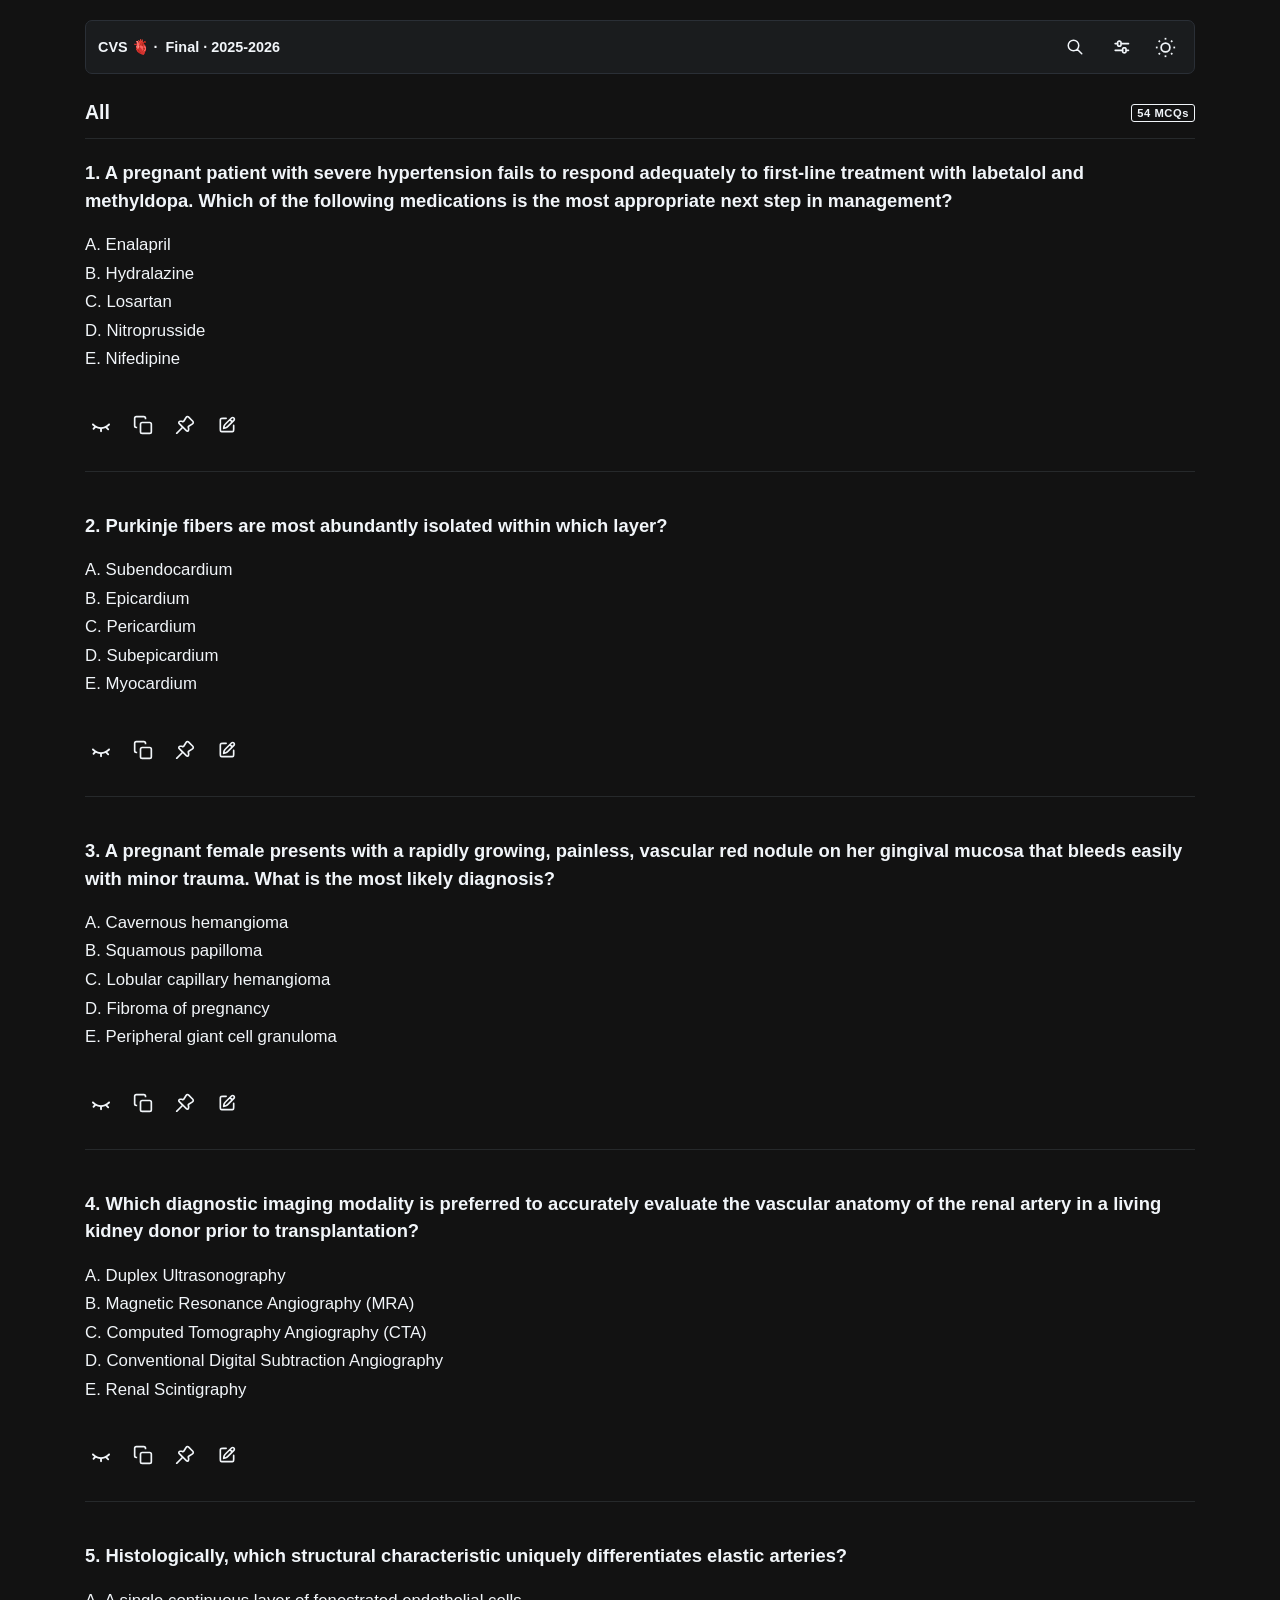
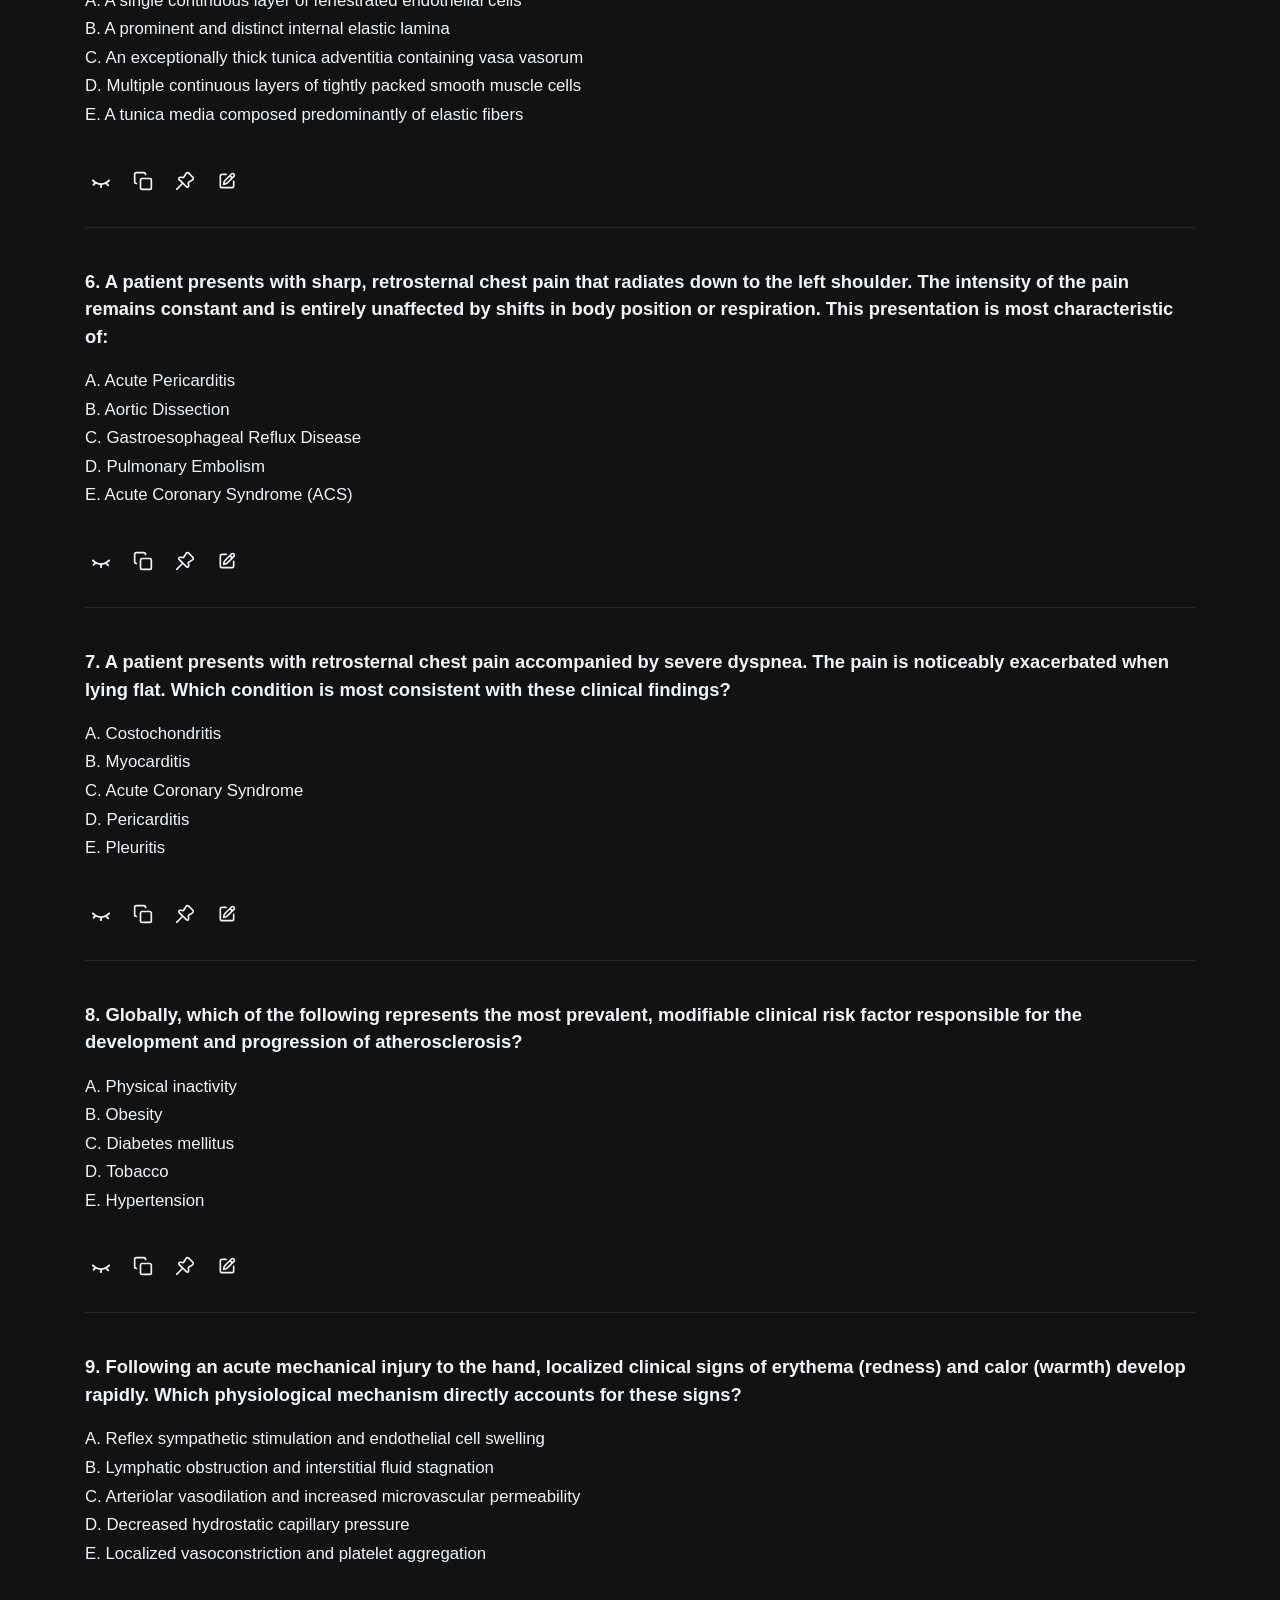
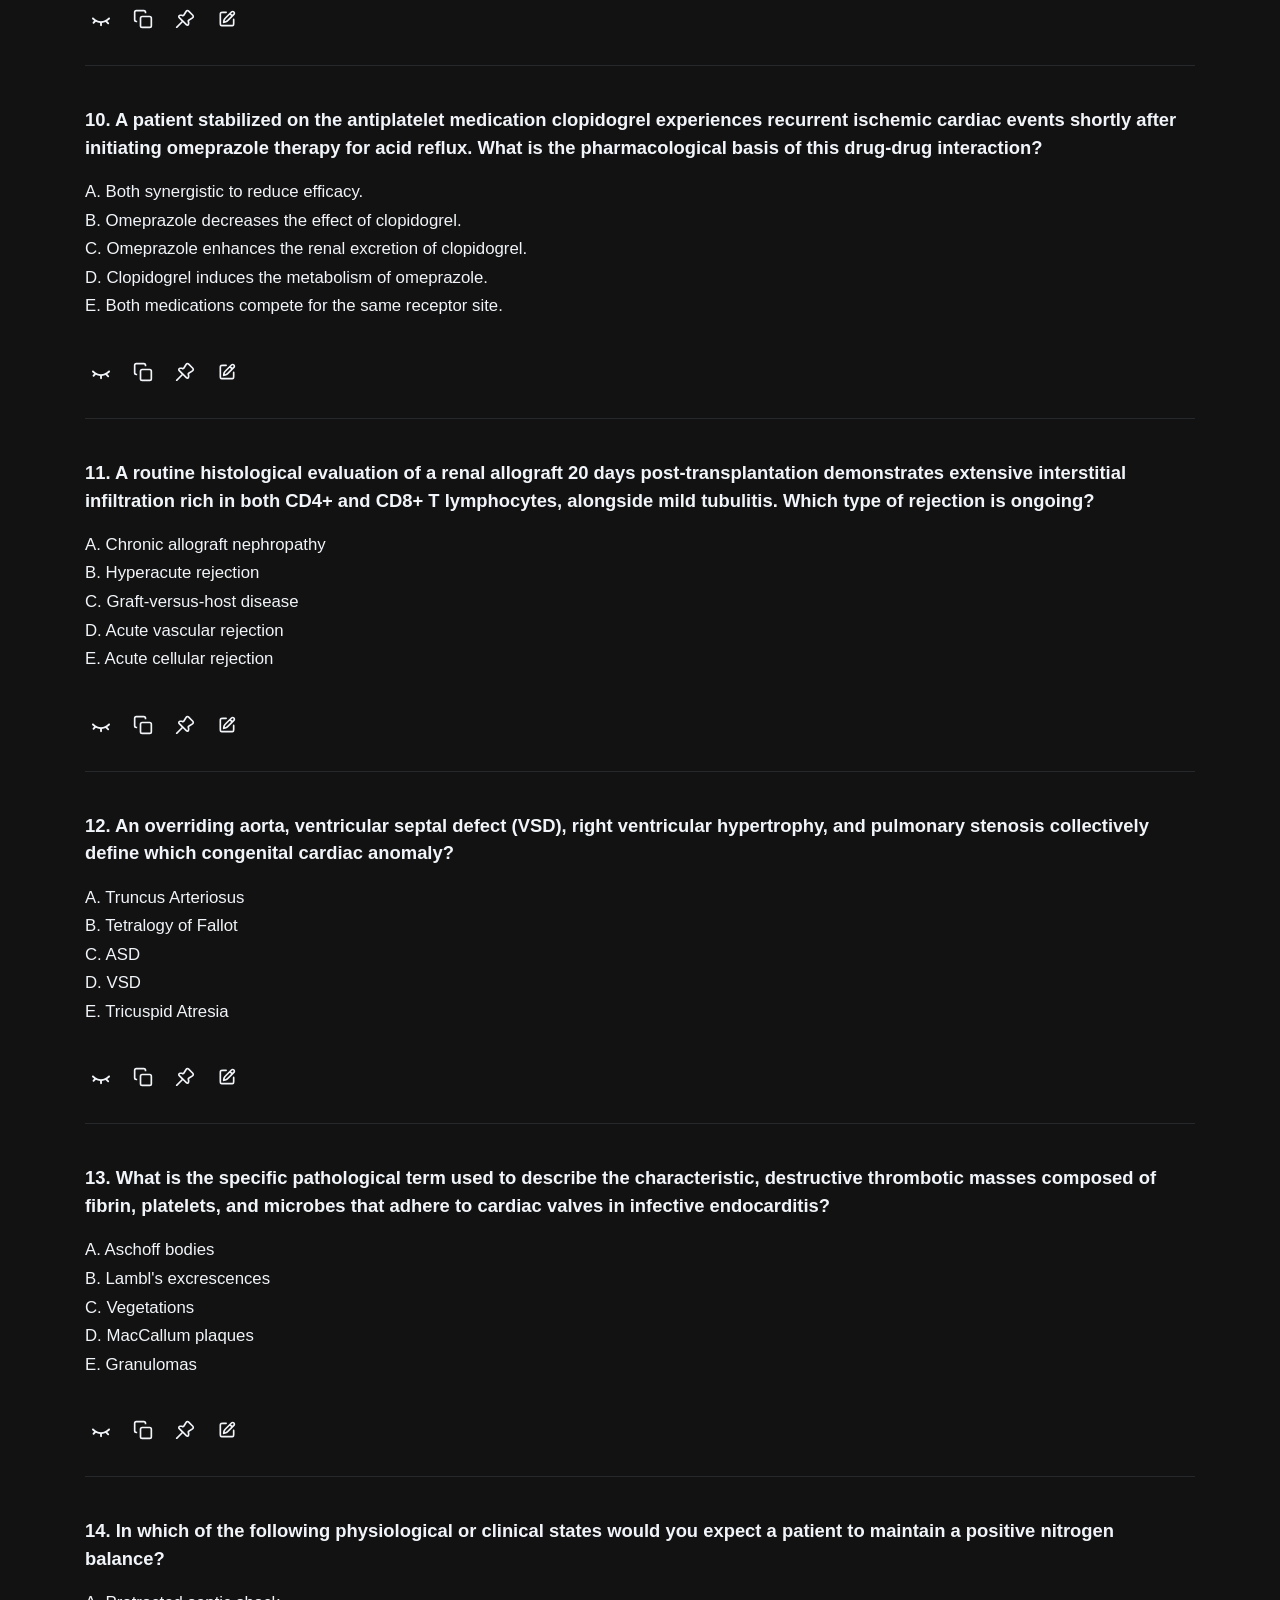
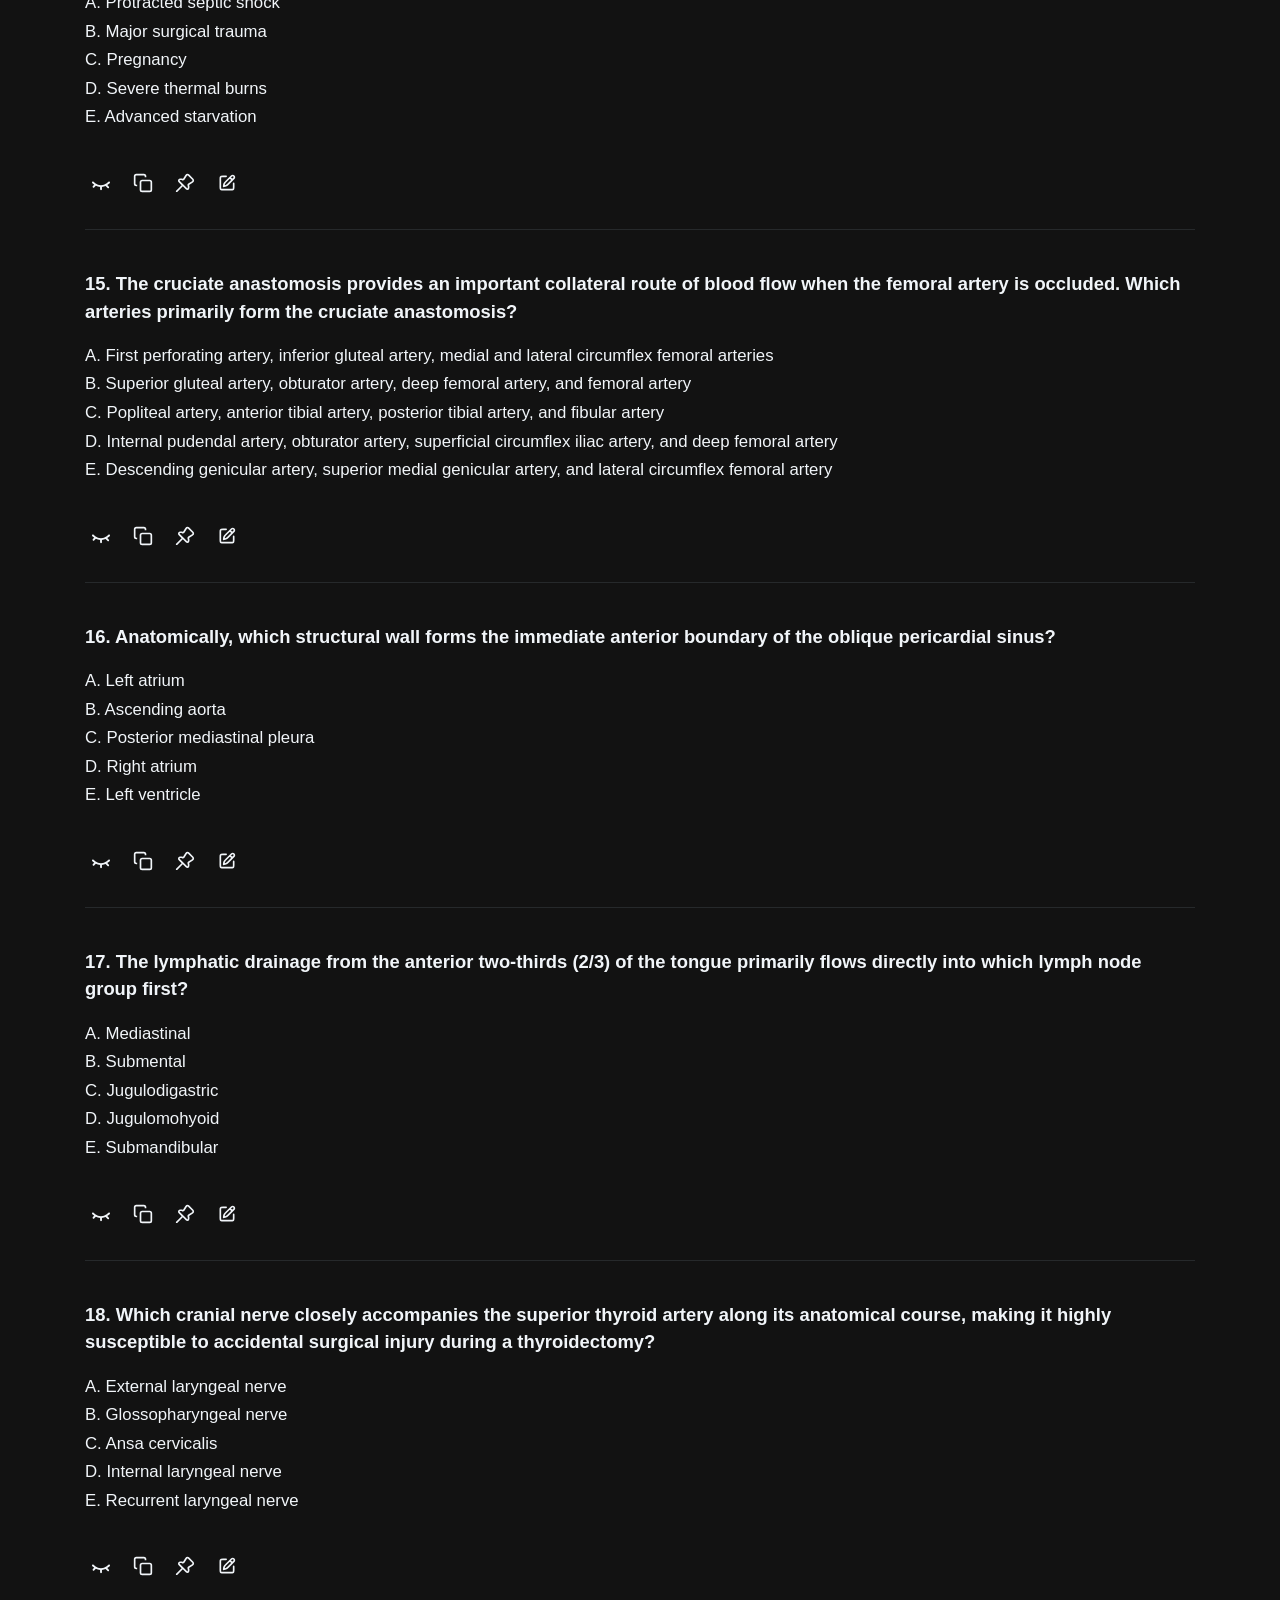
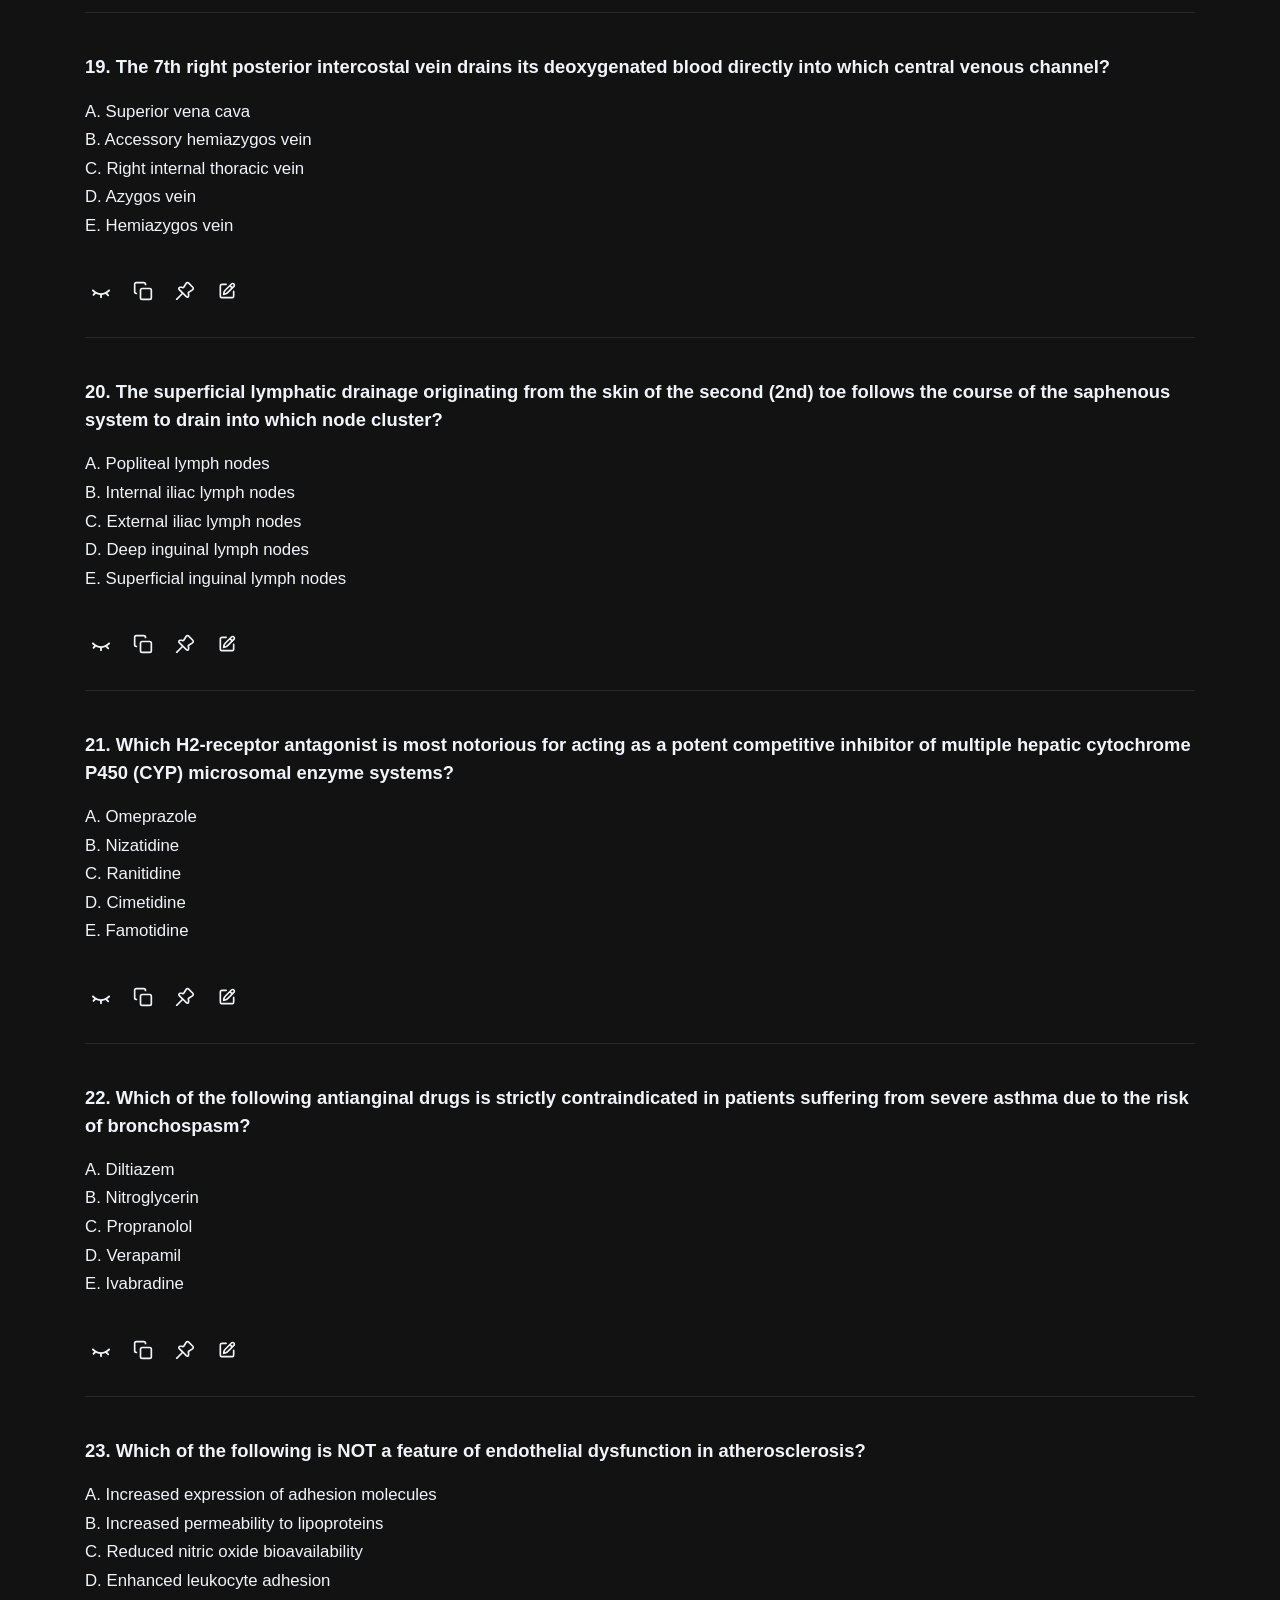
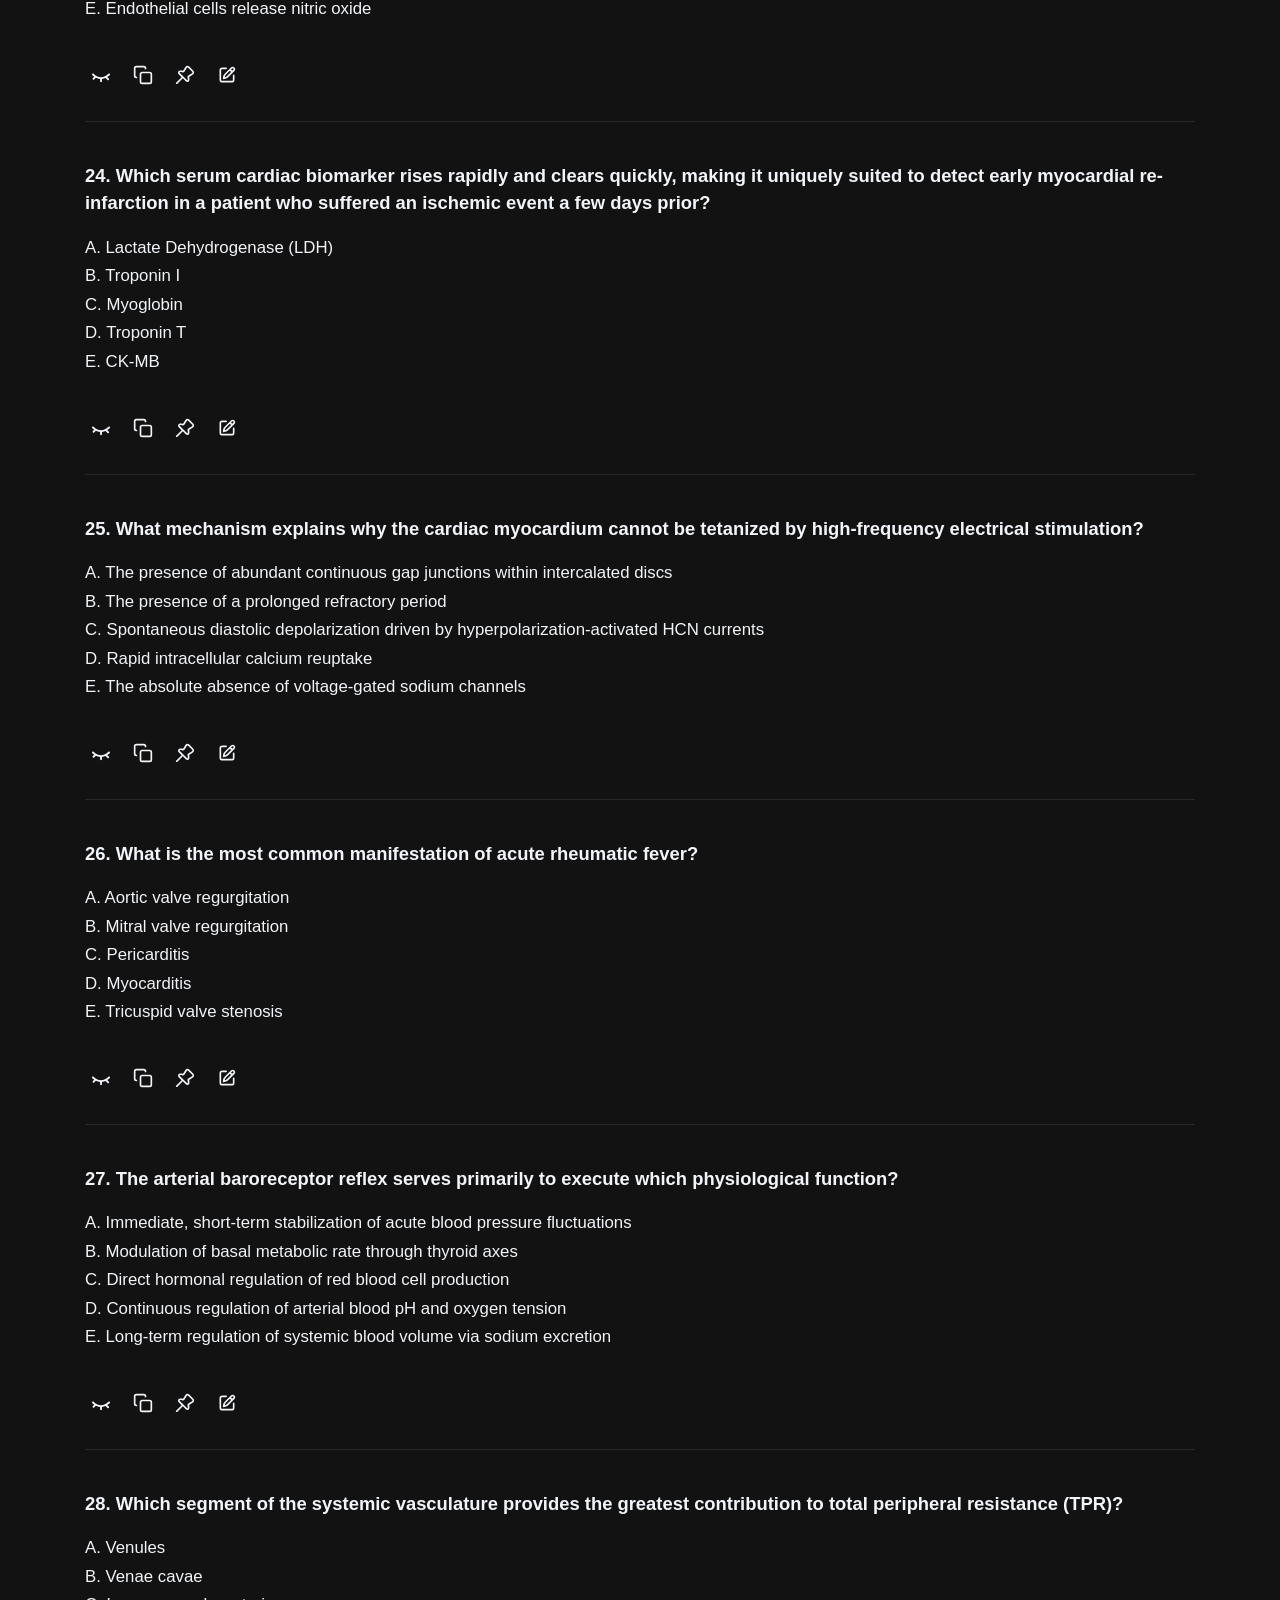
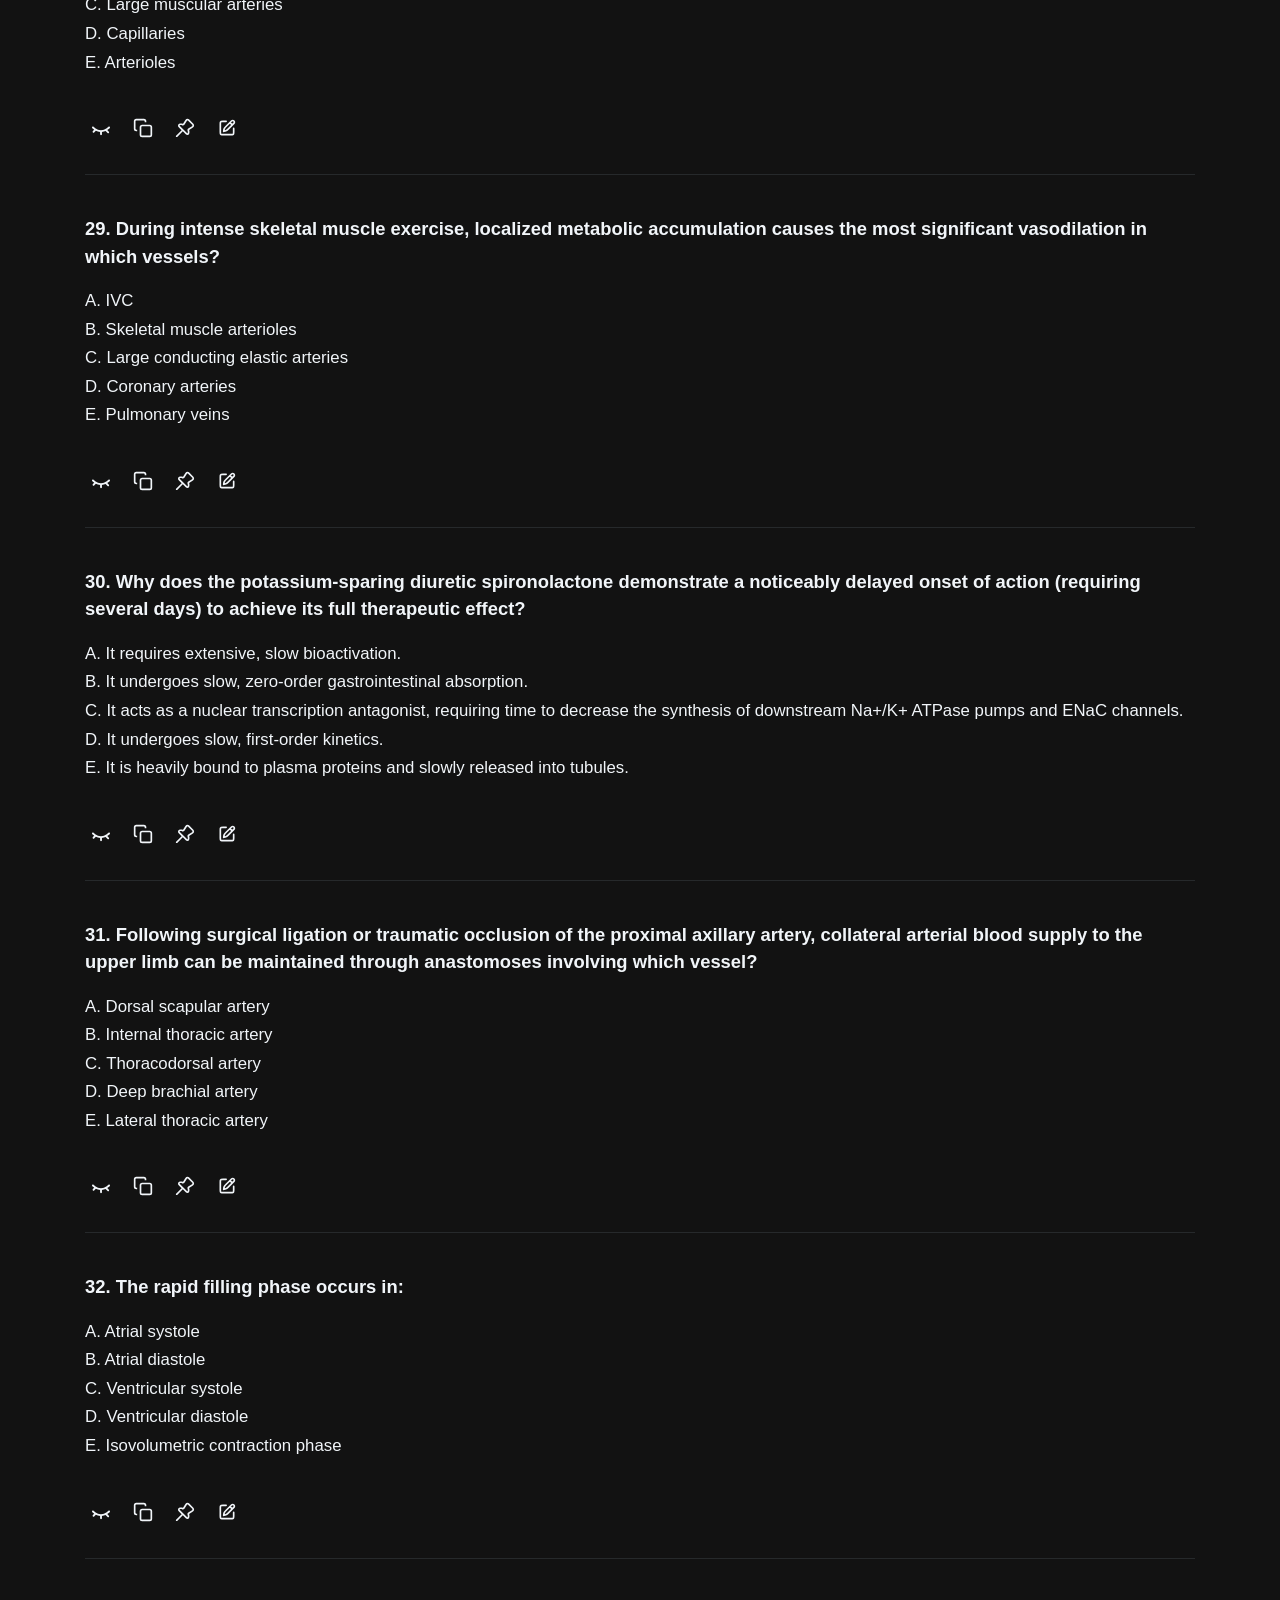
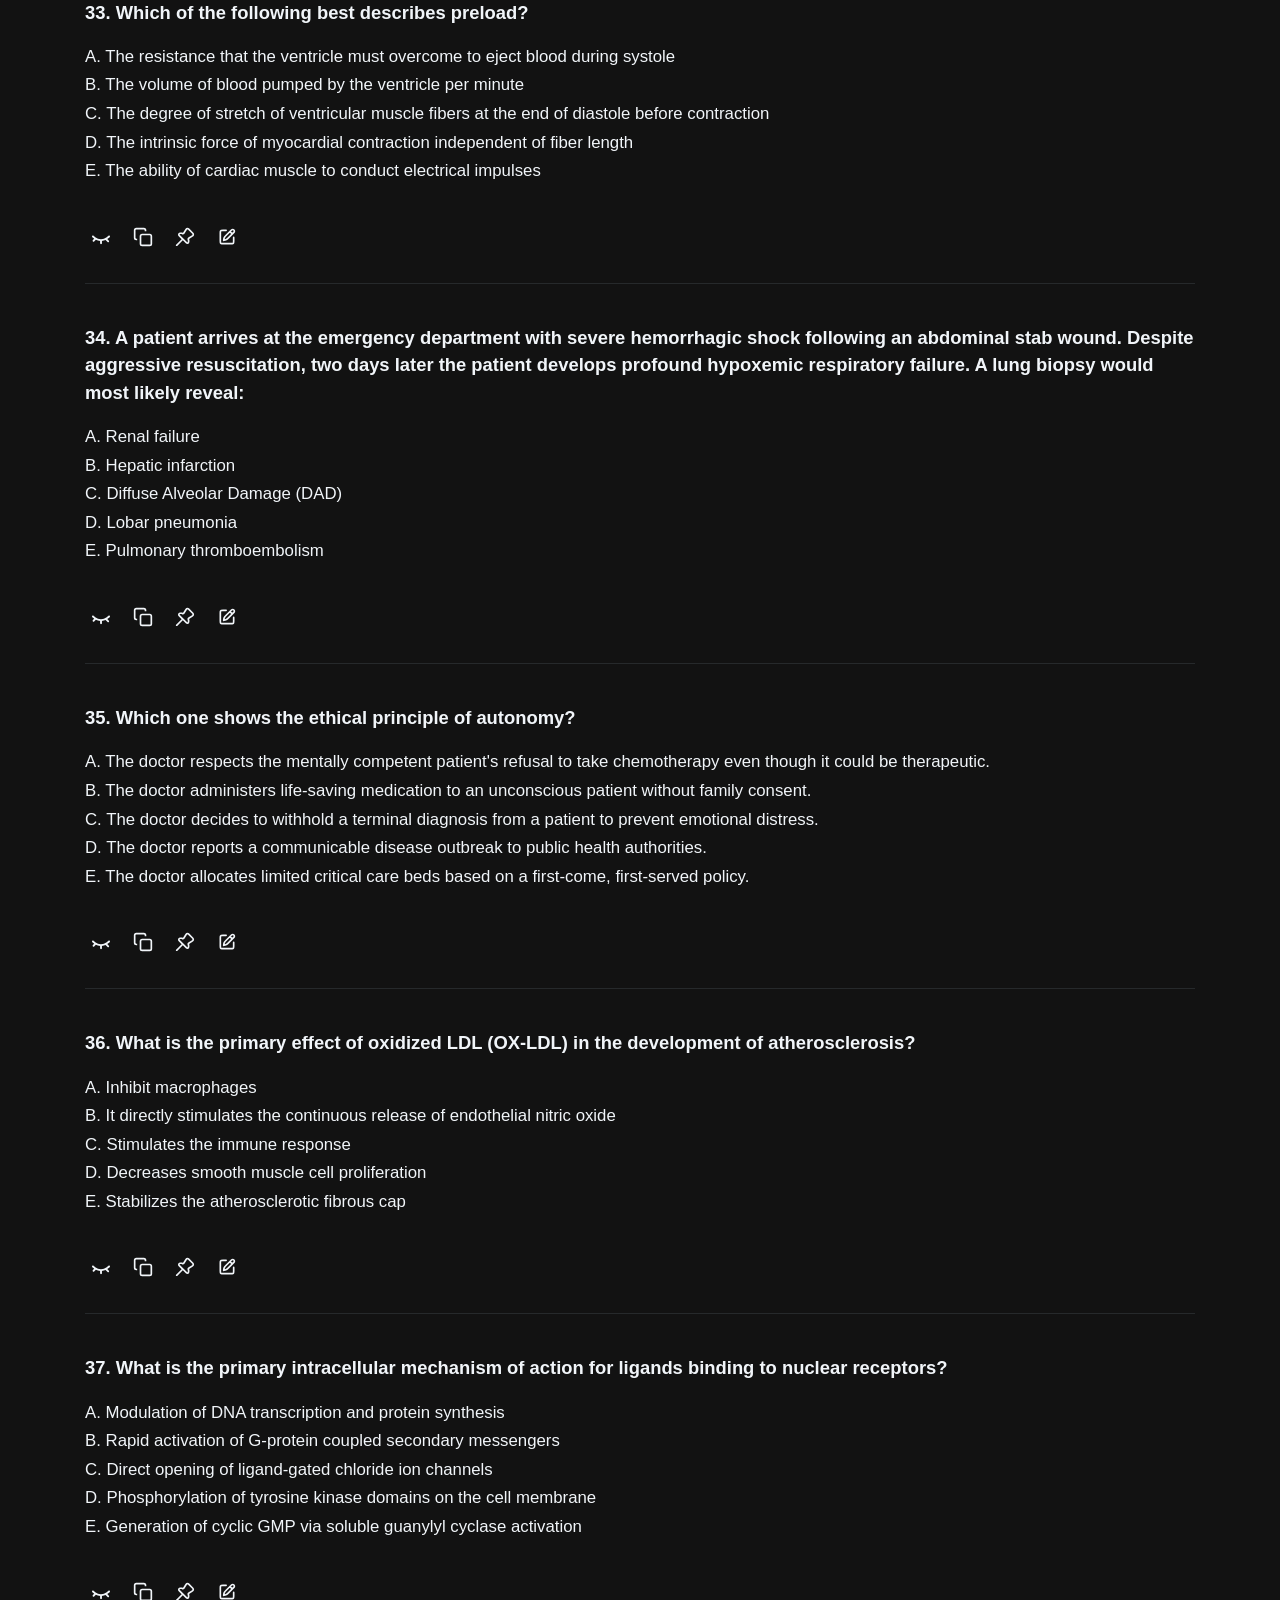
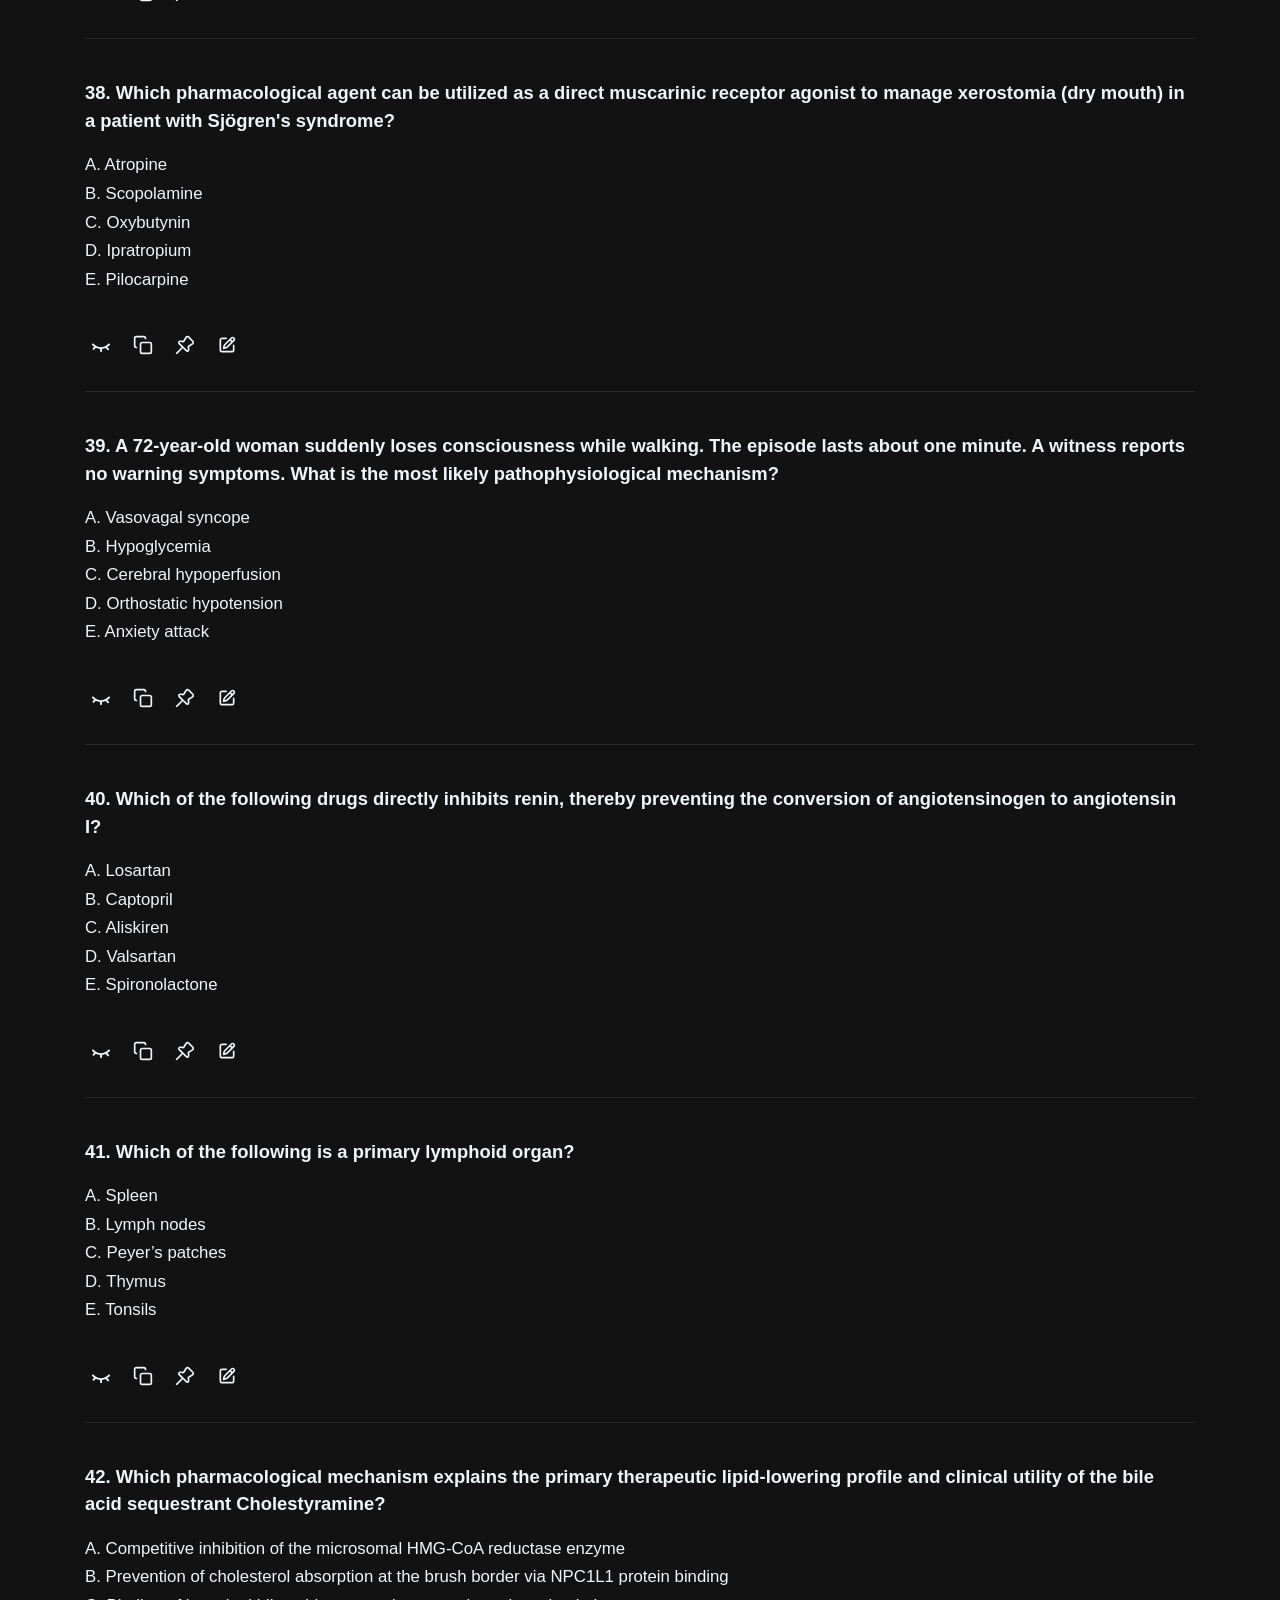
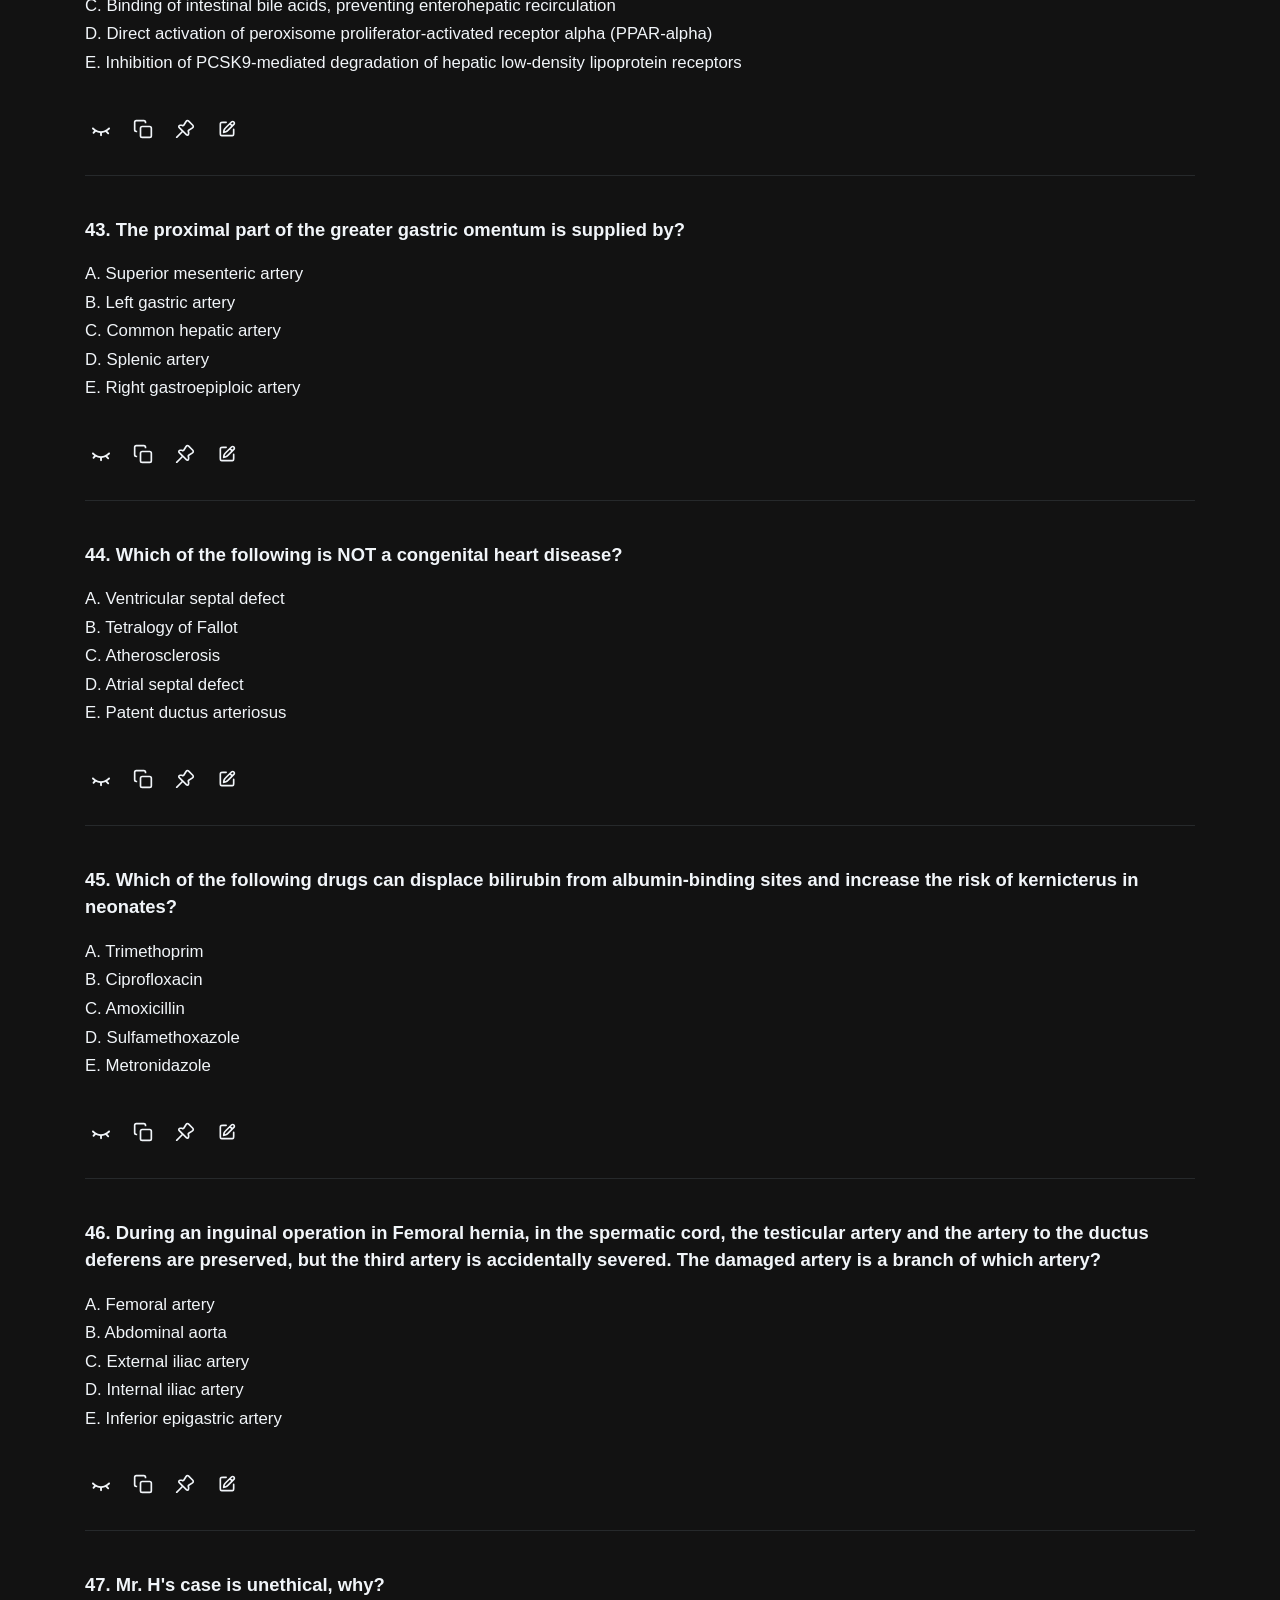
<file: CVS_Final_2025-2026.html>
<!DOCTYPE html>
<html lang="en">
<head>
    <meta charset="UTF-8">
    <meta name="viewport" content="width=device-width, initial-scale=1.0">
    <title>CVS_Final_2025-2026</title>


    <style>
       :root {
            --bg-body: #121212;
            --text-main: #f1f5f9;
            --text-opts: #f1f5f9;
            --header-bg: #f1f5f9;
            --header-text: #0f172a;
            --border-color: #26292b;
            --input-bg: #1a1c1e;
            --input-border: #2a2f36;
            --ans-bg: #1e293b;
            --ans-text: #f0cf6a;
            --filter-bg: transparent;
            --correct-color: #f0cf6a;
            --btn-bg: #f8fafc; 
            --btn-text: #0f172a;
            --opts-bg: #1a1c1e;
            --icon-hover-bg: rgba(255,255,255,0.08);
        }

        [data-theme="light"] {
            --bg-body: #ffffff;
            --text-main: #000000;
            --text-opts: #333333;
            --header-bg: #333333;
            --header-text: #ffffff;
            --border-color: #e0e0e0;
            --input-bg: #fcfcfc;
            --input-border: #cccccc;
            --ans-bg: #eef6e4;
            --ans-text: #2e7d32;
            --filter-bg: transparent;
            --correct-color: #2e7d32;
            --btn-bg: #52525b; 
            --btn-text: #ffffff;
            --opts-bg: #eef6e4;
            --icon-hover-bg: rgba(0,0,0,0.06);
        }

        
        @media print {
            body * {
                visibility: hidden !important;
            }
            body::before {
                content: "Printing is disabled for this document.";
                visibility: visible;
                display: block;
                text-align: center;
                margin-top: 40vh;
                font-size: 1.2rem;
            }
        }

        body {
            -webkit-user-select: none;
            user-select: none;
            -webkit-tap-highlight-color: transparent;
            background-color: var(--bg-body);
            color: var(--text-main);
            font-family: -apple-system, BlinkMacSystemFont, "Segoe UI", Roboto, sans-serif;
            margin: 0;
            display: flex;
            justify-content: center;
            transition: background-color 0.3s ease;
            overflow-x: hidden;
        }

          .theme-toggle,
        .subject-toggle,
        .subject-dropdown-item,
        .eye-btn,
        .icon-btn,
        .copy-btn,
        .pin-btn,
        .draw-btn,
        .answer-text,
        .lecture-select-btn,
        .lecture-dropdown-item,
        .search-toggle-btn,
        .search-close-btn,
        button {
            -webkit-tap-highlight-color: transparent;
        }

        /* Show the hand/pointer cursor on every clickable control so it
           doesn't fall back to the default Windows arrow on hover */
        button,
        .theme-toggle,
        .subject-toggle,
        .subject-dropdown-item,
        .eye-btn,
        .icon-btn,
        .copy-btn,
        .pin-btn,
        .draw-btn,
        .lecture-select-btn,
        .lecture-dropdown-item,
        .search-toggle-btn,
        .search-close-btn {
            cursor: pointer;
        }

        .container {
            width: 100%;
            max-width: 1150px;
            padding: 20px;
            box-sizing: border-box;
        }

        .header { 
            text-align: center; 
            margin-bottom: 15px;
            background-color: var(--input-bg);
            border: 1px solid var(--input-border);
            color: var(--text-main);
            padding: 8px 12px;
            min-height: 28px;
            border-radius: 7px;
            display: flex;
            justify-content: space-between;
            align-items: center;
            box-sizing: border-box;
            transition: all 0.2s ease;
        }

        .header-title-wrap {
            display: flex;
            align-items: center;
            gap: 12px;
            flex: 1;
            min-width: 0;
        }

        .header-title {
            font-size: 0.90rem;
            font-weight: 800;
            color: var(--text-main);
            white-space: nowrap;
            overflow: hidden;
            text-overflow: ellipsis;
        }

        @media (max-width: 480px) {
            .header {
                align-items: center;
            }
            .header-title-wrap {
                align-items: center;
            }
            .header-title {
                font-size: 0.80rem;
                white-space: normal;
                overflow: visible;
                text-overflow: clip;
                word-break: break-word;
                line-height: 1.4;
                text-align: left;
            }
            .title-line1,
            .title-line2 {
                display: block;
            }
            .title-sep-2 {
                display: none;
            }
        }

        .header-actions {
            display: flex;
            align-items: center;
            gap: 10px;
            flex-shrink: 0;
        }

        .icon-divider {
            width: 1px;
            height: 24px;
            background-color: var(--input-border);
            flex-shrink: 0;
        }

        /* Remove the divider lines between the search / subject / theme
           icons in the header, without affecting the one used in the
           active-search state (between the search box and close button). */
        #header-normal-right .icon-divider {
            display: none;
        }

        .controls-row { display: flex; gap: 12px; margin-bottom: 10px; }

        .search-wrapper {
            position: relative;
            flex: 1;
            display: flex;
            align-items: center;
        }

        .search-wrapper svg {
            position: absolute;
            left: 12px;
            color: var(--text-opts);
            z-index: 1;
        }

        #search-input {
            width: 100%;
            padding: 8px 10px 8px 40px;
            font-size: 1rem;
            border: none;
            background-color: transparent;
            color: var(--text-main);
            border-radius: 7px;
            outline: none;
        }

        .theme-toggle {
            background-color: transparent;
            border: none;
            color: var(--text-main);
            width: 33px;
            height: 33px;
            border-radius: 7px;
            display: flex;
            align-items: center;
            justify-content: center;
            transition: all 0.3s;
            flex-shrink: 0;
        }

        .search-toggle-btn {
            background-color: transparent;
            border: none;
            color: var(--text-main);
            width: 36px;
            height: 36px;
            border-radius: 7px;
            display: flex;
            align-items: center;
            justify-content: center;
            transition: all 0.3s;
            flex-shrink: 0;
        }

        .theme-toggle:hover,
        .search-toggle-btn:hover,
        .subject-toggle:hover {
            background-color: var(--icon-hover-bg);
        }

        /* Takeover styles */
        .search-takeover-wrap {
            display: none;
            width: 100%;
            align-items: center;
        }

        .search-takeover-wrap.open {
            display: flex;
        }

        .search-close-btn {
            background-color: transparent;
            border: none;
            color: var(--text-main);
            width: 36px;
            height: 36px;
            border-radius: 7px;
            display: flex;
            align-items: center;
            justify-content: center;
            transition: all 0.3s;
            flex-shrink: 0;
        }

        .search-close-btn:hover {
    background-color: rgba(255,255,255,0.08);
}

[data-theme="light"] .search-close-btn:hover {
    background-color: rgba(0,0,0,0.06);
}

.search-close-btn:focus {
    outline: none;
}

        /* Subject picker dropdown */
        .subject-toggle-wrapper {
            position: relative;
            display: inline-block;
        }

        .subject-toggle {
            background-color: transparent;
            border: none;
            color: var(--text-main);
            width: 36px;
            height: 36px;
            border-radius: 7px;
            display: flex;
            align-items: center;
            justify-content: center;
            transition: all 0.3s;
            flex-shrink: 0;
        }

        .subject-toggle svg {
            stroke: none !important;
            fill: var(--text-main);
            pointer-events: none;
        }

        .subject-toggle.dropdown-open {
            border-color: rgba(255,255,255,0.3);
            background: rgba(40, 42, 45, 0.9);
        }

        .subject-toggle.dropdown-open svg { fill: var(--text-main); }

        [data-theme="light"] .subject-toggle.dropdown-open {
            border-color: #121212;
            background: rgba(255,255,255,1);
        }

        .subject-dropdown {
            position: absolute;
            top: calc(100% + 8px);
            right: 0;
            background: #111111;
            border: 1px solid rgba(255,255,255,0.13);
            border-radius: 14px;
            overflow: hidden;
            min-width: 210px;
            z-index: 9999;
            opacity: 0;
            pointer-events: none;
            transform: translateY(-6px) scale(0.97);
            transition: opacity 0.22s ease, transform 0.22s ease;
            box-shadow: 0 16px 48px rgba(0,0,0,0.65);
        }

        .subject-dropdown.open {
            opacity: 1;
            transform: translateY(0) scale(1);
            pointer-events: all;
        }

        [data-theme="light"] .subject-dropdown {
            background: #ffffff;
            border-color: rgba(0,0,0,0.13);
            box-shadow: 0 16px 48px rgba(0,0,0,0.15);
        }

        .subject-dropdown-header {
            padding: 10px 10px 10px 16px;
            font-size: 0.72rem;
            font-weight: 700;
            color: #555;
            letter-spacing: 0.09em;
            text-transform: uppercase;
            border-bottom: 1px solid rgba(255,255,255,0.08);
            display: flex;
            align-items: center;
            justify-content: space-between;
            text-align: left;
        }

        [data-theme="light"] .subject-dropdown-header {
            border-bottom-color: rgba(0,0,0,0.08);
            color: #999;
        }

        /* Cap the list to ~8 rows tall (incl. All); the rest scrolls inside
           the dropdown, and overscroll-behavior stops that scroll from
           chaining into the page once it reaches the end. */
        .subject-dropdown-items {
            max-height: 348px;
            overflow-y: auto;
            overscroll-behavior: contain;
            scrollbar-width: thin;
            scrollbar-color: rgba(255,255,255,0.25) transparent;
        }

        [data-theme="light"] .subject-dropdown-items {
            scrollbar-color: rgba(0,0,0,0.25) transparent;
        }

        .subject-dropdown-items::-webkit-scrollbar {
            width: 6px;
        }

        .subject-dropdown-items::-webkit-scrollbar-track {
            background: transparent;
        }

        .subject-dropdown-items::-webkit-scrollbar-thumb {
            background-color: rgba(255,255,255,0.25);
            border-radius: 6px;
        }

        [data-theme="light"] .subject-dropdown-items::-webkit-scrollbar-thumb {
            background-color: rgba(0,0,0,0.25);
        }

        .subject-dropdown-item {
            display: flex;
            align-items: center;
            gap: 11px;
            padding: 13px 16px;
            font-size: 0.88rem;
            font-weight: 700;
            color: #aaa;
            transition: background 0.15s ease, color 0.15s ease;
            user-select: none;
            text-align: left;
            white-space: nowrap;
        }

        [data-theme="light"] .subject-dropdown-item { color: #666; }

        .subject-dropdown-item:not(:last-child) {
            border-bottom: 1px solid rgba(255,255,255,0.06);
        }

        [data-theme="light"] .subject-dropdown-item:not(:last-child) {
            border-bottom-color: rgba(0,0,0,0.06);
        }

        .subject-dropdown-item:hover {
            background: rgba(255,255,255,0.06);
            color: #e2e8f0;
        }

        [data-theme="light"] .subject-dropdown-item:hover {
            background: rgba(0,0,0,0.04);
            color: #111;
        }

        .subject-dropdown-item.selected { color: #f1f5f9; }

        [data-theme="light"] .subject-dropdown-item.selected { color: #111; }

        .filter-option-dot {
            width: 8px;
            height: 8px;
            border-radius: 50%;
            border: 1.5px solid rgba(255,255,255,0.25);
            flex-shrink: 0;
            transition: background 0.15s ease, border-color 0.15s ease;
        }

        [data-theme="light"] .filter-option-dot { border-color: rgba(0,0,0,0.2); }

        .subject-dropdown-item.selected .filter-option-dot {
            background: #f1f5f9;
            border-color: #f1f5f9;
        }

        [data-theme="light"] .subject-dropdown-item.selected .filter-option-dot {
            background: #111;
            border-color: #111;
        }

        .controls-row { position: relative; }

        .lecture-select-wrapper {
            position: relative;
            display: flex;
            align-items: center;
            min-width: 0;
            flex: 1 1 auto;
        }

        .lecture-select-btn {
            background: transparent;
            border: none;
            display: flex;
            align-items: center;
            gap: 6px;
            min-width: 0;
            max-width: 100%;
            padding: 4px 6px;
            margin: -4px -6px;
            border-radius: 6px;
            transition: background-color 0.2s ease;
        }

        .lecture-select-btn:hover {
            background-color: rgba(255,255,255,0.06);
        }

        [data-theme="light"] .lecture-select-btn:hover {
            background-color: rgba(0,0,0,0.04);
        }

        .lecture-chevron {
            flex-shrink: 0;
            color: var(--text-main);
            transition: transform 0.2s ease;
            position: relative;
            top: 2px;
        }

        .lecture-select-btn.dropdown-open .lecture-chevron {
            transform: rotate(180deg);
        }

        .lecture-dropdown {
            position: absolute;
            top: calc(100% + 13px);
            left: 0;
            background: #111111;
            border: 1px solid rgba(255,255,255,0.13);
            border-radius: 14px;
            overflow: hidden;
            width: 290px;
            max-width: 80vw;
            z-index: 50;
            opacity: 0;
            pointer-events: none;
            transform: translateY(-6px) scale(0.97);
            transition: opacity 0.22s ease, transform 0.22s ease;
            box-shadow: 0 16px 48px rgba(0,0,0,0.65);
        }

        

        .lecture-dropdown.open {
            opacity: 1;
            transform: translateY(0) scale(1);
            pointer-events: all;

        }

        [data-theme="light"] .lecture-dropdown {
            background: #ffffff;
            border-color: rgba(0,0,0,0.13);
            box-shadow: 0 16px 48px rgba(0,0,0,0.15);
        }

        .lecture-dropdown-header {
            padding: 10px 10px 10px 16px;
            font-size: 0.70rem;
            font-weight: 700;
            letter-spacing: 0.09em;
            text-transform: uppercase;
            color: #777;
            text-align: left;
            border-bottom: 1px solid rgba(255,255,255,0.13);
            display: flex;
            align-items: center;
            justify-content: space-between;
        }

        [data-theme="light"] .lecture-dropdown-header {
            color: #999;
            border-bottom-color: rgba(0,0,0,0.13);
        }

        .dropdown-close-btn {
            display: flex;
            align-items: center;
            justify-content: center;
            width: 24px;
            height: 24px;
            padding: 0;
            border: none;
            border-radius: 6px;
            background: transparent;
            color: #888;
            flex-shrink: 0;
            transition: background-color 0.15s ease, color 0.15s ease;
        }

        .dropdown-close-btn svg {
            width: 13px;
            height: 13px;
            pointer-events: none;
        }

        .dropdown-close-btn:hover {
            background-color: rgba(255,255,255,0.1);
            color: #f1f5f9;
        }

        [data-theme="light"] .dropdown-close-btn:hover {
            background-color: rgba(0,0,0,0.06);
            color: #111;
        }

        /* Cap the list to ~7 rows tall; anything beyond that scrolls
           inside the dropdown instead of growing the page. */
        .lecture-dropdown-items {
            max-height: 329px;
            overflow-y: auto;
            overscroll-behavior: contain;
            scrollbar-width: thin;
            scrollbar-color: rgba(255,255,255,0.25) transparent;
        }

        [data-theme="light"] .lecture-dropdown-items {
            scrollbar-color: rgba(0,0,0,0.25) transparent;
        }

        .lecture-dropdown-items::-webkit-scrollbar {
            width: 6px;
        }

        .lecture-dropdown-items::-webkit-scrollbar-track {
            background: transparent;
        }

        .lecture-dropdown-items::-webkit-scrollbar-thumb {
            background-color: rgba(255,255,255,0.25);
            border-radius: 6px;
        }

        [data-theme="light"] .lecture-dropdown-items::-webkit-scrollbar-thumb {
            background-color: rgba(0,0,0,0.25);
        }

        .lecture-dropdown-item {
            display: flex;
            align-items: flex-start;
            gap: 11px;
            padding: 13px 16px;
            font-size: 0.88rem;
            font-weight: 700;
            color: #aaa;
            transition: background 0.15s ease, color 0.15s ease;
            user-select: none;
            text-align: left;
        }

        [data-theme="light"] .lecture-dropdown-item { color: #666; }

        .lecture-dropdown-item:not(:last-child) {
            border-bottom: 1px solid rgba(255,255,255,0.06);
        }

        [data-theme="light"] .lecture-dropdown-item:not(:last-child) {
            border-bottom-color: rgba(0,0,0,0.06);
        }

        .lecture-dropdown-item:hover {
            background: rgba(255,255,255,0.06);
            color: #e2e8f0;
        }

        [data-theme="light"] .lecture-dropdown-item:hover {
            background: rgba(0,0,0,0.04);
            color: #111;
        }

        .lecture-dropdown-item.selected { color: #f1f5f9; }

        [data-theme="light"] .lecture-dropdown-item.selected { color: #111; }

        .lecture-item-text {
            flex: 1;
            min-width: 0;
            line-height: 1.4;
            white-space: normal;
            word-break: break-word;
            padding-top: 1px;
        }

        .lecture-dot {
            width: 8px;
            height: 8px;
            margin-top: 5px;
            border-radius: 50%;
            border: 1.5px solid rgba(255,255,255,0.25);
            flex-shrink: 0;
            transition: background 0.15s ease, border-color 0.15s ease;
        }

        [data-theme="light"] .lecture-dot { border-color: rgba(0,0,0,0.2); }

        .lecture-dropdown-item.selected .lecture-dot {
            background: #f1f5f9;
            border-color: #f1f5f9;
        }

        [data-theme="light"] .lecture-dropdown-item.selected .lecture-dot {
            background: #111;
            border-color: #111;
        }

        .divider { border: none; margin-bottom: 12px; }

        .q-block {
            position: relative;
            margin-bottom: 40px;
            border-bottom: 1px solid var(--border-color);
            padding-bottom: 30px;
        }

        .q-block:last-child { border-bottom: none; }
        .q-text { font-size: 1.15rem; font-weight: 600; margin-bottom: 12px; line-height: 1.5; }
        .opts { list-style-type: none; padding: 0; line-height: 1.7; font-size: 1.05rem; color: var(--text-opts); margin-bottom: 15px; }

        .ans-row {
            display: flex;
            justify-content: space-between;
            align-items: center;
            flex-wrap: wrap;
            gap: 10px;
        }

        .ans-row--multi {
            flex-direction: column;
            align-items: flex-start;
            justify-content: flex-start;
            gap: 8px;
        }
        
        .ans-btn:hover {
            opacity: 0.9;
        }
        .ans-btn:active {
            transform: scale(0.98);
        }

        .ans-btn.revealed {
            background-color: var(--ans-bg);
            color: var(--ans-text);
            padding: 7px 12px;
            font-size: 16px;
            white-space: pre-line;
            text-align: left;
        }

        mark { background-color: #f0cf6a; color: #000; }
        .opts li.correct-option { color: var(--correct-color); font-weight: 650; background-color: var( --opts-bg); display: inline-block; padding: 0 7px 0 1px; border-radius: 4px;}
        
        .section-heading {
            display: flex;
            flex-direction: column;
            gap: 10px;
            padding-bottom: 14px;
            margin-bottom: 20px;
            border-bottom: 1px solid var(--border-color);
        }

        .section-heading-row {
            display: flex;
            justify-content: space-between;
            align-items: center;
            gap: 16px;
        }

        /* Optional small note shown under the "All" heading on first open,
           above the divider line. Not every file needs one — to remove it,
           just clear the CONTENT_NOTE constant near the top of the script
           (or delete it). */
        .section-note {
            font-size: 0.80rem;
            font-weight: 400;
            line-height: 1.5;
            color: #999;
        }

        [data-theme="light"] .section-note {
            color: #9a9a9a;
        }

        .no-results {
            text-align: center;
            padding: 60px 20px;
            color: var(--text-opts);
            font-size: 1.15rem;
            font-weight: 500;
            opacity: 0.6;
            box-sizing: border-box;
            width: 100%;
            display: block; 
        }

        .section-heading-title {
            font-size: 1.10rem;
            font-weight: 700;
            color: var(--text-main);
            min-width: 0;
            overflow: hidden;
            text-overflow: ellipsis;
            white-space: nowrap;
        }

        /* Two versions of the lecture/subject name are rendered together:
           .label-full (complete text, used on larger screens) and
           .label-short (hard-capped to 25 characters + "…", used on small
           screens). Only one is shown at a time via the media query below. */
        .label-short { display: none; }

        /* Subject names (e.g. "Microbiology 🦠") are shown a bit larger
           than individual lecture names (e.g. "Trachea, bronch..."). */
        .section-heading-title.subject-title {
            font-size: 1.22rem;
        }

        .mcq-count-badge {
            font-size: 0.70rem;
            font-weight: 700;
            color: var(--text-main);
            border: 1px solid var(--text-main);
            padding: 2px 5px;
            border-radius: 3px;
            letter-spacing: 0.05em;
            white-space: nowrap;
            flex-shrink: 0;
        }

        @media (max-width: 480px) {
            .section-heading-title {
                font-size: 1rem;
            }
            .section-heading-title.subject-title {
                font-size: 1.12rem;
            }
            .label-full { display: none; }
            .label-short { display: inline; }
        }

        /* Eye / Copy / Pin icon buttons */
        .ans-row {
            justify-content: flex-start !important;
            position: relative;
            z-index: 10;
        }

        .icon-btn, .eye-btn {
            background: transparent;
            border: none;
            display: inline-flex;
            align-items: center;
            justify-content: center;
            color: var(--text-main);
            padding: 6px;
            border-radius: 6px;
            transition: background-color 0.2s ease, opacity 0.2s ease, color 0.2s ease;
            margin-top: 20px;
        }

        .icon-btn:hover, .eye-btn:hover {
            background-color: var(--icon-hover-bg);
        }

        .icon-btn svg, .eye-btn svg {
            width: 20px;
            height: 20px;
            display: block;
            fill: currentColor;
        }

        .eye-btn svg.icon-eye-open {
            width: 22px;
            height: 22px;
        }

        .eye-btn[data-revealed="true"] {
            color: var(--correct-color);
        }

        .pin-btn[data-pinned="true"] {
             color: var(--correct-color);
        }

        .eye-part-row {
            display: flex;
            align-items: center;
            gap: 8px;
        }

        .eye-part-label {
            font-size: 0.75rem;
            font-weight: 700;
            color: var(--text-opts);
            opacity: 0.7;
            min-width: 12px;
            text-align: center;
        }

        .answer-text {
            display: none;
            width: 100%;
            box-sizing: border-box;
            background-color: var(--opts-bg);
            color: var(--correct-color);
            font-weight: 800;
            font-size: 15px;
            padding: 7px 12px;
            border-radius: 5px;
            white-space: pre-line;
        }

        .case-block .answer-text {
            width: auto;
            max-width: 100%;
            white-space: pre-line;
            text-align: left;
            margin-top: 10px;
        }

        .copy-wrap {
            position: relative;
            display: inline-flex;
        }

        .copy-btn svg {
            transition: opacity 0.15s ease, transform 0.15s ease;
        }

        .copy-btn.copied {
            color: var(--correct-color);
        }

        .copy-btn.copied svg {
            animation: copy-check-pop 0.3s ease;
        }

        @keyframes copy-check-pop {
            0% { transform: scale(0.6); opacity: 0; }
            60% { transform: scale(1.15); opacity: 1; }
            100% { transform: scale(1); opacity: 1; }
        }

        /* Multi-case questions (e.g. Q29 style) */
        .case-block {
            position: relative;
            margin-top: 14px;
            padding-top: 10px;
        }

        .case-block:first-of-type {
            margin-top: 16px;
        }

        .case-eye-row {
            margin-top: 2px;
        }

        .case-eye-row .eye-btn {
            margin-top: 6px;
        }

        /* Case questions (Q21, Q22): the reveal button itself turns into
           the answer box, instead of showing an open-eye icon plus a
           separate answer box. */
        .case-eye-row .eye-btn.case-answer-revealed {
            display: block;
            width: auto;
            max-width: 100%;
            background-color: var(--opts-bg);
            color: var(--correct-color);
            font-weight: 800;
            font-size: 15px;
            padding: 7px 12px;
            border-radius: 5px;
            white-space: pre-line;
            text-align: left;
            cursor: pointer;
        }

        .case-actions-row {
            display: flex;
            align-items: center;
            gap: 10px;
            margin-top: 16px;
            padding-top: 14px;
            border-top: 1px dashed var(--border-color);
            position: relative;
            z-index: 10;
        }

        .case-actions-row .icon-btn {
            margin-top: 0;
        }

        .case-text {
            font-size: 1.02rem;
            font-weight: 600;
            margin-bottom: 10px;
            line-height: 1.5;
        }

        
        .draw-overlay {
            position: absolute;
            top: 0;
            left: 0;
            width: 100%;
            height: 100%;
            z-index: 5;
            pointer-events: none;
            touch-action: none;
        }

        .draw-overlay.draw-overlay--outer {
            top: -40px;
            height: calc(100% + 40px);
        }

        .draw-overlay.active {
            pointer-events: auto;
            cursor: crosshair;
            touch-action: none;
        }

        /* While any question's drawing mode is on, block page scrolling so a
           stylus/finger stroke never gets interpreted as a scroll gesture.
           Buttons remain clickable since taps don't trigger this. */
        html.drawing-lock,
        body.drawing-lock {
            touch-action: none;
            overscroll-behavior: none;
        }

        .draw-overlay .draw-path {
            stroke: #ff0000;
            stroke-width: 3;
            fill: none;
            stroke-linecap: round;
            stroke-linejoin: round;
        }

    </style>

</head>

<body oncontextmenu="return false;">

<div class="container">
    <div class="header" id="header">
        <!-- NORMAL HEADER STATE -->
        <div cla+ss="header-title-wrap" id="header-normal-left">
            <span class="header-title"><span class="title-line1">CVS 🫀&nbsp;·&nbsp; Final</span><span class="title-sep-2">&nbsp;·&nbsp;</span><span class="title-line2">2025-2026</span></span>

        </div>

        <div class="header-actions" id="header-normal-right">
            <button class="search-toggle-btn" id="search-toggle-btn" onclick="toggleSearchBar()" title="Search">
                <svg width="18" height="18" viewBox="0 0 24 24" fill="none" xmlns="http://www.w3.org/2000/svg"><path d="M14.9536 14.9458L21 21M17 10C17 13.866 13.866 17 10 17C6.13401 17 3 13.866 3 10C3 6.13401 6.13401 3 10 3C13.866 3 17 6.13401 17 10Z" stroke="currentColor" stroke-width="2" stroke-linecap="round" stroke-linejoin="round"></path></svg>
            </button>

            <div class="icon-divider"></div>

            <div class="subject-toggle-wrapper">
                <div class="subject-toggle" id="subject-toggle-btn" onclick="toggleSubjectDropdown()" title="Filter by subject">
                    <svg width="20" height="20" viewBox="0 0 24 24" xmlns="http://www.w3.org/2000/svg"><path fill-rule="evenodd" clip-rule="evenodd" d="M9.90693 3.9999C9.93791 3.99996 9.96894 4.00001 10 4.00001C10.0311 4.00001 10.0621 3.99996 10.0931 3.9999C10.4618 3.99929 10.8242 3.99869 11.147 4.08519C12.0098 4.31636 12.6836 4.99023 12.9148 5.85296C13.0013 6.1758 13.0007 6.53821 13.0001 6.90693C13.0001 6.93792 13 6.96895 13 7.00001H21C21.5523 7.00001 22 7.44772 22 8.00001C22 8.55229 21.5523 9.00001 21 9.00001H13C13 9.03107 13.0001 9.0621 13.0001 9.09309C13.0007 9.46181 13.0013 9.82422 12.9148 10.1471C12.6836 11.0098 12.0098 11.6837 11.147 11.9148C10.8242 12.0013 10.4618 12.0007 10.0931 12.0001C10.0621 12.0001 10.0311 12 10 12C9.96894 12 9.93791 12.0001 9.90692 12.0001C9.5382 12.0007 9.17579 12.0013 8.85295 11.9148C7.99022 11.6837 7.31635 11.0098 7.08519 10.1471C6.99868 9.82421 6.99928 9.46181 6.9999 9.09308C6.99995 9.0621 7 9.03106 7 9.00001H5C4.44772 9.00001 4 8.55229 4 8.00001C4 7.44772 4.44772 7.00001 5 7.00001H7C7 6.96895 6.99995 6.93792 6.9999 6.90693C6.99928 6.53821 6.99868 6.1758 7.08519 5.85296C7.31635 4.99023 7.99022 4.31636 8.85295 4.08519C9.17579 3.99869 9.5382 3.99929 9.90693 3.9999ZM9.49861 6.00536C9.39195 6.01022 9.36685 6.01805 9.37059 6.01704C9.19804 6.06328 9.06327 6.19805 9.01704 6.3706C9.0162 6.37411 9.00963 6.40483 9.00535 6.49861C9.00024 6.61064 9 6.75845 9 7.00001V9.00001C9 9.24156 9.00024 9.38937 9.00535 9.5014C9.01021 9.60806 9.01804 9.63315 9.01704 9.62942C9.06327 9.80196 9.19804 9.93674 9.37059 9.98297C9.36685 9.98197 9.39195 9.98979 9.49861 9.99466C9.61063 9.99977 9.75844 10 10 10C10.2416 10 10.3894 9.99977 10.5014 9.99466C10.608 9.98979 10.6331 9.98197 10.6294 9.98297C10.802 9.93674 10.9367 9.80196 10.983 9.62942C10.982 9.63315 10.9898 9.60806 10.9946 9.5014C10.9998 9.38937 11 9.24156 11 9.00001V7.00001C11 6.75845 10.9998 6.61064 10.9946 6.49861C10.9898 6.39196 10.982 6.36686 10.983 6.3706M9.49861 6.00536C9.61063 6.00025 9.75844 6.00001 10 6.00001L9.49861 6.00536ZM10 6.00001C10.2416 6.00001 10.3894 6.00025 10.5014 6.00536L10 6.00001ZM10.5014 6.00536C10.5952 6.00963 10.6259 6.0162 10.6294 6.01704L10.5014 6.00536ZM10.6298 6.01713C10.6298 6.01713 10.6296 6.0171 10.6294 6.01704L10.6298 6.01713ZM15.9069 11.9999C15.9379 12 15.9689 12 16 12C16.0311 12 16.0621 12 16.0931 11.9999C16.4618 11.9993 16.8242 11.9987 17.147 12.0852C18.0098 12.3164 18.6836 12.9902 18.9148 13.853C19.0013 14.1758 19.0007 14.5382 19.0001 14.9069C19.0001 14.9379 19 14.9689 19 15H21C21.5523 15 22 15.4477 22 16C22 16.5523 21.5523 17 21 17H19C19 17.0311 19.0001 17.0621 19.0001 17.0931C19.0007 17.4618 19.0013 17.8242 18.9148 18.1471C18.6836 19.0098 18.0098 19.6837 17.147 19.9148C16.8242 20.0013 16.4618 20.0007 16.0931 20.0001C16.0621 20.0001 16.0311 20 16 20C15.9689 20 15.9379 20.0001 15.9069 20.0001C15.5382 20.0007 15.1758 20.0013 14.853 19.9148C13.9902 19.6837 13.3164 19.0098 13.0852 18.1471C12.9987 17.8242 12.9993 17.4618 12.9999 17.0931C12.9999 17.0621 13 17.0311 13 17H5C4.44772 17 4 16.5523 4 16C4 15.4477 4.44772 15 5 15H13C13 14.969 12.9999 14.9379 12.9999 14.9069C12.9993 14.5382 12.9987 14.1758 13.0852 13.853C13.3164 12.9902 13.9902 12.3164 14.853 12.0852C15.1758 11.9987 15.5382 11.9993 15.9069 11.9999ZM15.4986 14.0054C15.392 14.0102 15.3669 14.018 15.3706 14.017C15.198 14.0633 15.0633 14.1981 15.017 14.3706C15.018 14.3669 15.0102 14.392 15.0054 14.4986C15.0002 14.6106 15 14.7585 15 15V17C15 17.2416 15.0002 17.3894 15.0054 17.5014C15.0102 17.6081 15.018 17.6332 15.017 17.6294C15.0633 17.802 15.198 17.9367 15.3706 17.983C15.3669 17.982 15.392 17.9898 15.4986 17.9947C15.6106 17.9998 15.7584 18 16 18C16.2416 18 16.3894 17.9998 16.5014 17.9947C16.608 17.9898 16.6331 17.982 16.6294 17.983C16.802 17.9367 16.9367 17.802 16.983 17.6294C16.982 17.6332 16.9898 17.6081 16.9946 17.5014C16.9998 17.3894 17 17.2416 17 17V15C17 14.7585 16.9998 14.6106 16.9946 14.4986C16.9898 14.392 16.982 14.3669 16.983 14.3706C16.9367 14.1981 16.802 14.0633 16.6294 14.017C16.6331 14.018 16.608 14.0102 16.5014 14.0054C16.3894 14.0002 16.2416 14 16 14C15.7584 14 15.6106 14.0002 15.4986 14.0054Z"/></svg>
                </div>
                <div class="subject-dropdown" id="subject-dropdown">
                    <div class="subject-dropdown-header">
                        <span>Subject</span>
                        <button type="button" class="dropdown-close-btn" onclick="closeSubjectDropdown()" title="Close" aria-label="Close">
                            <svg viewBox="0 0 24 24" fill="none" stroke="currentColor" stroke-width="2.4" stroke-linecap="round" stroke-linejoin="round"><line x1="18" y1="6" x2="6" y2="18"></line><line x1="6" y1="6" x2="18" y2="18"></line></svg>
                        </button>
                    </div>
                    <div class="subject-dropdown-items">
                     <div class="subject-dropdown-item" data-subject="All" onclick="selectSubjectFilter('All', this)"><span class="filter-option-dot"></span>All</div>
                
                <div class="subject-dropdown-item" data-subject="Pathology" onclick="selectSubjectFilter('Pathology', this)"><span class="filter-option-dot"></span>Pathology 🔬</div>
                 <div class="subject-dropdown-item" data-subject="Physiology" onclick="selectSubjectFilter('Physiology', this)"><span class="filter-option-dot"></span>Physiology ⚡</div>
                <div class="subject-dropdown-item" data-subject="Pharmacology" onclick="selectSubjectFilter('Pharmacology', this)"><span class="filter-option-dot"></span>Pharmacology 💊</div>
               
                 <div class="subject-dropdown-item" data-subject="Anatomy" onclick="selectSubjectFilter('Anatomy', this)"><span class="filter-option-dot"></span>Anatomy 🦴</div>
                <div class="subject-dropdown-item" data-subject="Medical education" onclick="selectSubjectFilter('Medical Education', this)"><span class="filter-option-dot"></span>Medical Education 📗</div>
              
                 <div class="subject-dropdown-item" data-subject="Biochemistry" onclick="selectSubjectFilter('Biochemistry', this)"><span class="filter-option-dot"></span>Biochemistry 🧪</div>
               
                <div class="subject-dropdown-item" data-subject="Radiology" onclick="selectSubjectFilter('Radiology', this)"><span class="filter-option-dot"></span>Radiology 🩻</div>
                <div class="subject-dropdown-item" data-subject="Histology" onclick="selectSubjectFilter('Histology', this)"><span class="filter-option-dot"></span>Histology 🫁</div>
        


                </div>
                </div>
            </div>

            <div class="icon-divider"></div>

            <button class="theme-toggle" onclick="toggleTheme()">
                <svg id="theme-icon" width="21" height="21" viewBox="0 0 24 24" fill="none" stroke="currentColor" stroke-width="2">
                    <circle cx="12" cy="12" r="5"></circle><line x1="12" y1="1" x2="12" y2="3"></line><line x1="12" y1="21" x2="12" y2="23"></line><line x1="4.22" y1="4.22" x2="5.64" y2="5.64"></line><line x1="18.36" y1="18.36" x2="19.78" y2="19.78"></line><line x1="1" y1="12" x2="3" y2="12"></line><line x1="21" y1="12" x2="23" y2="12"></line><line x1="4.22" y1="19.78" x2="5.64" y2="18.36"></line><line x1="18.36" y1="5.64" x2="19.78" y2="4.22"></line>
                </svg>
            </button>
        </div>

        <!-- ACTIVE SEARCH STATE (TAKEOVER WRAPPER WITH X ICON & DIVIDER ON THE RIGHT) -->
        <div class="search-takeover-wrap" id="search-takeover-wrap">
            <div class="search-wrapper">
                <svg width="18" height="18" viewBox="0 0 24 24" fill="none" xmlns="http://www.w3.org/2000/svg">
                    <path d="M14.9536 14.9458L21 21M17 10C17 13.866 13.866 17 10 17C6.13401 17 3 13.866 3 10C3 6.13401 6.13401 3 10 3C13.866 3 17 6.13401 17 10Z" stroke="currentColor" stroke-width="2" stroke-linecap="round" stroke-linejoin="round"></path>
                </svg>
                <input type="text" id="search-input" placeholder="Search questions..." onkeyup="handleSearch()">
            </div>
            
            <div class="icon-divider" style="margin: 0 4px 0 8px;"></div>
            
            <button class="search-close-btn" onclick="closeSearchBar()" title="Close Search">
                <!-- Premium Minimal X Close Icon -->
                <svg width="18" height="18" viewBox="0 0 24 24" fill="none" stroke="currentColor" stroke-width="2.5" stroke-linecap="round" stroke-linejoin="round">
                    <line x1="18" y1="6" x2="6" y2="18"></line>
                    <line x1="6" y1="6" x2="18" y2="18"></line>
                </svg>
            </button>
        </div>
    </div>

    <hr class="divider">
    <div id="quiz-content"></div>
</div>

<script>


const allQuestions = [
  
  {
    "n": 1,
    "s": "Pharmacology",
    "l": 1,
    "q": "A pregnant patient with severe hypertension fails to respond adequately to first-line treatment with labetalol and methyldopa. Which of the following medications is the most appropriate next step in management?",
    "o": ["A. Enalapril", "B. Hydralazine", "C. Losartan", "D. Nitroprusside", "E. Nifedipine"],
    "a": "B"
  },
  
  {
    "n": 2,
    "s": "Anatomy",
    "l": 1,
    "q": "Purkinje fibers are most abundantly isolated within which layer?",
    "o": ["A. Subendocardium", "B. Epicardium", "C. Pericardium", "D. Subepicardium", "E. Myocardium"],
    "a": "A"
  },
  
  {
    "n": 3,
    "s": "Pathology",
    "l": 1,
    "q": "A pregnant female presents with a rapidly growing, painless, vascular red nodule on her gingival mucosa that bleeds easily with minor trauma. What is the most likely diagnosis?",
    "o": ["A. Cavernous hemangioma", "B. Squamous papilloma", "C. Lobular capillary hemangioma", "D. Fibroma of pregnancy", "E. Peripheral giant cell granuloma"],
    "a": "C"
  },
  
  {
    "n": 4,
    "s": "Radiology",
    "l": 1,
    "q": "Which diagnostic imaging modality is preferred to accurately evaluate the vascular anatomy of the renal artery in a living kidney donor prior to transplantation?",
    "o": ["A. Duplex Ultrasonography", "B. Magnetic Resonance Angiography (MRA)", "C. Computed Tomography Angiography (CTA)", "D. Conventional Digital Subtraction Angiography", "E. Renal Scintigraphy"],
    "a": "C"
  },
  {
    "n": 5,
    "s": "Histology",
    "l": 1,
    "q": "Histologically, which structural characteristic uniquely differentiates elastic arteries?",
    "o": ["A. A single continuous layer of fenestrated endothelial cells", "B. A prominent and distinct internal elastic lamina", "C. An exceptionally thick tunica adventitia containing vasa vasorum", "D. Multiple continuous layers of tightly packed smooth muscle cells", "E. A tunica media composed predominantly of elastic fibers"],
    "a": "E"
  },
  {
    "n": 6,
    "s": "Pathology",
    "l": 1,
    "q": "A patient presents with sharp, retrosternal chest pain that radiates down to the left shoulder. The intensity of the pain remains constant and is entirely unaffected by shifts in body position or respiration. This presentation is most characteristic of:",
    "o": ["A. Acute Pericarditis", "B. Aortic Dissection", "C. Gastroesophageal Reflux Disease", "D. Pulmonary Embolism", "E. Acute Coronary Syndrome (ACS)"],
    "a": "E"
  },
  {
    "n": 7,
    "s": "Pathology",
    "l": 1,
    "q": "A patient presents with retrosternal chest pain accompanied by severe dyspnea. The pain is noticeably exacerbated when lying flat. Which condition is most consistent with these clinical findings?",
    "o": ["A. Costochondritis", "B. Myocarditis", "C. Acute Coronary Syndrome", "D. Pericarditis", "E. Pleuritis"],
    "a": "D"
  },
  {
    "n": 8,
    "s": "Pathology",
    "l": 1,
    "q": "Globally, which of the following represents the most prevalent, modifiable clinical risk factor responsible for the development and progression of atherosclerosis?",
    "o": ["A. Physical inactivity", "B. Obesity", "C. Diabetes mellitus", "D. Tobacco", "E. Hypertension"],
    "a": "E"
  },
  
  
  
  {
    "n": 9,
    "s": "Physiology",
    "l": 1,
    "q": "Following an acute mechanical injury to the hand, localized clinical signs of erythema (redness) and calor (warmth) develop rapidly. Which physiological mechanism directly accounts for these signs?",
    "o": ["A. Reflex sympathetic stimulation and endothelial cell swelling", "B. Lymphatic obstruction and interstitial fluid stagnation", "C. Arteriolar vasodilation and increased microvascular permeability", "D. Decreased hydrostatic capillary pressure", "E. Localized vasoconstriction and platelet aggregation"],
    "a": "C"
  },
  {
    "n": 10,
    "s": "Pharmacology",
    "l": 1,
    "q": "A patient stabilized on the antiplatelet medication clopidogrel experiences recurrent ischemic cardiac events shortly after initiating omeprazole therapy for acid reflux. What is the pharmacological basis of this drug-drug interaction?",
    "o": ["A. Both synergistic to reduce efficacy.", "B. Omeprazole decreases the effect of clopidogrel.", "C. Omeprazole enhances the renal excretion of clopidogrel.", "D. Clopidogrel induces the metabolism of omeprazole.", "E. Both medications compete for the same receptor site."],
    "a": "B"
  },
  
  {
    "n": 11,
    "s": "Pathology",
    "l": 1,
    "q": "A routine histological evaluation of a renal allograft 20 days post-transplantation demonstrates extensive interstitial infiltration rich in both CD4+ and CD8+ T lymphocytes, alongside mild tubulitis. Which type of rejection is ongoing?",
    "o": ["A. Chronic allograft nephropathy", "B. Hyperacute rejection", "C. Graft-versus-host disease", "D. Acute vascular rejection", "E. Acute cellular rejection"],
    "a": "E"
  },
  {
    "n": 12,
    "s": "Pathology",
    "l": 1,
    "q": "An overriding aorta, ventricular septal defect (VSD), right ventricular hypertrophy, and pulmonary stenosis collectively define which congenital cardiac anomaly?",
    "o": ["A. Truncus Arteriosus", "B. Tetralogy of Fallot", "C. ASD", "D. VSD", "E. Tricuspid Atresia"],
    "a": "B"
  },
  {
    "n": 13,
    "s": "Pathology",
    "l": 1,
    "q": "What is the specific pathological term used to describe the characteristic, destructive thrombotic masses composed of fibrin, platelets, and microbes that adhere to cardiac valves in infective endocarditis?",
    "o": ["A. Aschoff bodies", "B. Lambl's excrescences", "C. Vegetations", "D. MacCallum plaques", "E. Granulomas"],
    "a": "C"
  },
  {
    "n": 14,
    "s": "Biochemistry",
    "l": 1,
    "q": "In which of the following physiological or clinical states would you expect a patient to maintain a positive nitrogen balance?",
    "o": ["A. Protracted septic shock", "B. Major surgical trauma", "C. Pregnancy", "D. Severe thermal burns", "E. Advanced starvation"],
    "a": "C"
  },
  {
    "n": 15,
    "s": "Anatomy",
    "l": 1,
    "q": "The cruciate anastomosis provides an important collateral route of blood flow when the femoral artery is occluded. Which arteries primarily form the cruciate anastomosis?",
    "o": ["A. First perforating artery, inferior gluteal artery, medial and lateral circumflex femoral arteries", "B. Superior gluteal artery, obturator artery, deep femoral artery, and femoral artery", "C. Popliteal artery, anterior tibial artery, posterior tibial artery, and fibular artery", "D. Internal pudendal artery, obturator artery, superficial circumflex iliac artery, and deep femoral artery", "E. Descending genicular artery, superior medial genicular artery, and lateral circumflex femoral artery"],
    "a": "A"
  },
  {
    "n": 16,
    "s": "Anatomy",
    "l": 1,
    "q": "Anatomically, which structural wall forms the immediate anterior boundary of the oblique pericardial sinus?",
    "o": ["A. Left atrium", "B. Ascending aorta", "C. Posterior mediastinal pleura", "D. Right atrium", "E. Left ventricle"],
    "a": "A"
  },
  {
    "n": 17,
    "s": "Anatomy",
    "l": 1,
    "q": "The lymphatic drainage from the anterior two-thirds (2/3) of the tongue primarily flows directly into which lymph node group first?",
    "o": ["A. Mediastinal", "B. Submental", "C. Jugulodigastric", "D. Jugulomohyoid", "E. Submandibular"],
    "a": "E"
  },
  {
    "n": 18,
    "s": "Anatomy",
    "l": 1,
    "q": "Which cranial nerve closely accompanies the superior thyroid artery along its anatomical course, making it highly susceptible to accidental surgical injury during a thyroidectomy?",
    "o": ["A. External laryngeal nerve", "B. Glossopharyngeal nerve", "C. Ansa cervicalis", "D. Internal laryngeal nerve", "E. Recurrent laryngeal nerve"],
    "a": "A"
  },
 
  {
    "n": 19,
    "s": "Anatomy",
    "l": 1,
    "q": "The 7th right posterior intercostal vein drains its deoxygenated blood directly into which central venous channel?",
    "o": ["A. Superior vena cava", "B. Accessory hemiazygos vein", "C. Right internal thoracic vein", "D. Azygos vein", "E. Hemiazygos vein"],
    "a": "D"
  },
  {
    "n": 20,
    "s": "Anatomy",
    "l": 1,
    "q": "The superficial lymphatic drainage originating from the skin of the second (2nd) toe follows the course of the saphenous system to drain into which node cluster?",
    "o": ["A. Popliteal lymph nodes", "B. Internal iliac lymph nodes", "C. External iliac lymph nodes", "D. Deep inguinal lymph nodes", "E. Superficial inguinal lymph nodes"],
    "a": "E"
  },
  {
    "n": 21,
    "s": "Pharmacology",
    "l": 1,
    "q": "Which H2-receptor antagonist is most notorious for acting as a potent competitive inhibitor of multiple hepatic cytochrome P450 (CYP) microsomal enzyme systems?",
    "o": ["A. Omeprazole", "B. Nizatidine", "C. Ranitidine", "D. Cimetidine", "E. Famotidine"],
    "a": "D"
  },
  {
    "n": 22,
    "s": "Pharmacology",
    "l": 1,
    "q": "Which of the following antianginal drugs is strictly contraindicated in patients suffering from severe asthma due to the risk of bronchospasm?",
    "o": ["A. Diltiazem", "B. Nitroglycerin", "C. Propranolol", "D. Verapamil", "E. Ivabradine"],
    "a": "C"
  },
  {
    "n": 23,
    "s": "Pathology",
    "l": 1,
    "q": "Which of the following is NOT a feature of endothelial dysfunction in atherosclerosis?",
    "o": ["A. Increased expression of adhesion molecules", "B. Increased permeability to lipoproteins", "C. Reduced nitric oxide bioavailability", "D. Enhanced leukocyte adhesion", "E. Endothelial cells release nitric oxide"],
    "a": "E"
  },
 
  {
    "n": 24,
    "s": "Pathology",
    "l": 1,
    "q": "Which serum cardiac biomarker rises rapidly and clears quickly, making it uniquely suited to detect early myocardial re-infarction in a patient who suffered an ischemic event a few days prior?",
    "o": ["A. Lactate Dehydrogenase (LDH)", "B. Troponin I", "C. Myoglobin", "D. Troponin T", "E. CK-MB"],
    "a": "E"
  },
 
  {
    "n": 25,
    "s": "Physiology",
    "l": 1,
    "q": "What mechanism explains why the cardiac myocardium cannot be tetanized by high-frequency electrical stimulation?",
    "o": ["A. The presence of abundant continuous gap junctions within intercalated discs", "B. The presence of a prolonged refractory period", "C. Spontaneous diastolic depolarization driven by hyperpolarization-activated HCN currents", "D. Rapid intracellular calcium reuptake", "E. The absolute absence of voltage-gated sodium channels"],
    "a": "B"
  },
  {
    "n": 26,
    "s": "Pathology",
    "l": 1,
    "q": "What is the most common manifestation of acute rheumatic fever?",
    "o": ["A. Aortic valve regurgitation", "B. Mitral valve regurgitation", "C. Pericarditis", "D. Myocarditis", "E. Tricuspid valve stenosis"],
    "a": "B"
  },
  
  {
    "n": 27,
    "s": "Physiology",
    "l": 1,
    "q": "The arterial baroreceptor reflex serves primarily to execute which physiological function?",
    "o": ["A. Immediate, short-term stabilization of acute blood pressure fluctuations", "B. Modulation of basal metabolic rate through thyroid axes", "C. Direct hormonal regulation of red blood cell production", "D. Continuous regulation of arterial blood pH and oxygen tension", "E. Long-term regulation of systemic blood volume via sodium excretion"],
    "a": "A"
  },
  
  {
    "n": 28,
    "s": "Physiology",
    "l": 1,
    "q": "Which segment of the systemic vasculature provides the greatest contribution to total peripheral resistance (TPR)?",
    "o": ["A. Venules", "B. Venae cavae", "C. Large muscular arteries", "D. Capillaries", "E. Arterioles"],
    "a": "E"
  },
  {
    "n": 29,
    "s": "Physiology",
    "l": 1,
    "q": "During intense skeletal muscle exercise, localized metabolic accumulation causes the most significant vasodilation in which vessels?",
    "o": ["A. IVC", "B. Skeletal muscle arterioles", "C. Large conducting elastic arteries", "D. Coronary arteries", "E. Pulmonary veins"],
    "a": "B"
  },
  
  {
    "n": 30,
    "s": "Pharmacology",
    "l": 1,
    "q": "Why does the potassium-sparing diuretic spironolactone demonstrate a noticeably delayed onset of action (requiring several days) to achieve its full therapeutic effect?",
    "o": ["A. It requires extensive, slow bioactivation.", "B. It undergoes slow, zero-order gastrointestinal absorption.", "C. It acts as a nuclear transcription antagonist, requiring time to decrease the synthesis of downstream Na+/K+ ATPase pumps and ENaC channels.", "D. It undergoes slow, first-order kinetics.", "E. It is heavily bound to plasma proteins and slowly released into tubules."],
    "a": "C"
  },
 
  {
    "n": 31,
    "s": "Anatomy",
    "l": 1,
    "q": "Following surgical ligation or traumatic occlusion of the proximal axillary artery, collateral arterial blood supply to the upper limb can be maintained through anastomoses involving which vessel?",
    "o": ["A. Dorsal scapular artery", "B. Internal thoracic artery", "C. Thoracodorsal artery", "D. Deep brachial artery", "E. Lateral thoracic artery"],
    "a": "A"
  },
  {
    "n": 32,
    "s": "Physiology",
    "l": 1,
    "q": "The rapid filling phase occurs in:",
    "o": ["A. Atrial systole", "B. Atrial diastole", "C. Ventricular systole", "D. Ventricular diastole", "E. Isovolumetric contraction phase"],
    "a": "D"
  },
  {
    "n": 33,
    "s": "Physiology",
    "l": 1,
    "q": "Which of the following best describes preload?",
    "o": ["A. The resistance that the ventricle must overcome to eject blood during systole", "B. The volume of blood pumped by the ventricle per minute", "C. The degree of stretch of ventricular muscle fibers at the end of diastole before contraction", "D. The intrinsic force of myocardial contraction independent of fiber length", "E. The ability of cardiac muscle to conduct electrical impulses"],
    "a": "C"
  },
  {
    "n": 34,
    "s": "Pathology",
    "l": 1,
    "q": "A patient arrives at the emergency department with severe hemorrhagic shock following an abdominal stab wound. Despite aggressive resuscitation, two days later the patient develops profound hypoxemic respiratory failure. A lung biopsy would most likely reveal:",
    "o": ["A. Renal failure", "B. Hepatic infarction", "C. Diffuse Alveolar Damage (DAD)", "D. Lobar pneumonia", "E. Pulmonary thromboembolism"],
    "a": "C"
  },
  
  {
    "n": 35,
    "s": "Medical Education",
    "l": 1,
    "q": "Which one shows the ethical principle of autonomy?",
    "o": ["A. The doctor respects the mentally competent patient's refusal to take chemotherapy even though it could be therapeutic.", "B. The doctor administers life-saving medication to an unconscious patient without family consent.", "C. The doctor decides to withhold a terminal diagnosis from a patient to prevent emotional distress.", "D. The doctor reports a communicable disease outbreak to public health authorities.", "E. The doctor allocates limited critical care beds based on a first-come, first-served policy."],
    "a": "A"
  },
  
  {
    "n": 36,
    "s": "Pathology",
    "l": 1,
    "q": "What is the primary effect of oxidized LDL (OX-LDL) in the development of atherosclerosis?",
    "o": ["A. Inhibit macrophages", "B. It directly stimulates the continuous release of endothelial nitric oxide", "C. Stimulates the immune response", "D. Decreases smooth muscle cell proliferation", "E. Stabilizes the atherosclerotic fibrous cap"],
    "a": "C"
  },
  {
    "n": 37,
    "s": "Pharmacology",
    "l": 1,
    "q": "What is the primary intracellular mechanism of action for ligands binding to nuclear receptors?",
    "o": ["A. Modulation of DNA transcription and protein synthesis", "B. Rapid activation of G-protein coupled secondary messengers", "C. Direct opening of ligand-gated chloride ion channels", "D. Phosphorylation of tyrosine kinase domains on the cell membrane", "E. Generation of cyclic GMP via soluble guanylyl cyclase activation"],
    "a": "A"
  },
  
  {
    "n": 38,
    "s": "Pharmacology",
    "l": 1,
    "q": "Which pharmacological agent can be utilized as a direct muscarinic receptor agonist to manage xerostomia (dry mouth) in a patient with Sjögren's syndrome?",
    "o": ["A. Atropine", "B. Scopolamine", "C. Oxybutynin", "D. Ipratropium", "E. Pilocarpine"],
    "a": "E"
  },
  {
    "n": 39,
    "s": "Physiology",
    "l": 1,
    "q": "A 72-year-old woman suddenly loses consciousness while walking. The episode lasts about one minute. A witness reports no warning symptoms. What is the most likely pathophysiological mechanism?",
    "o": ["A. Vasovagal syncope", "B. Hypoglycemia", "C. Cerebral hypoperfusion", "D. Orthostatic hypotension", "E. Anxiety attack"],
    "a": "C"
  },
  {
    "n": 40,
    "s": "Pharmacology",
    "l": 1,
    "q": "Which of the following drugs directly inhibits renin, thereby preventing the conversion of angiotensinogen to angiotensin I?",
    "o": ["A. Losartan", "B. Captopril", "C. Aliskiren", "D. Valsartan", "E. Spironolactone"],
    "a": "C"
  },
  {
    "n": 41,
    "s": "Physiology",
    "l": 1,
    "q": "Which of the following is a primary lymphoid organ?",
    "o": ["A. Spleen", "B. Lymph nodes", "C. Peyer’s patches", "D. Thymus", "E. Tonsils"],
    "a": "D"
  },
  {
    "n": 42,
    "s": "Pharmacology",
    "l": 1,
    "q": "Which pharmacological mechanism explains the primary therapeutic lipid-lowering profile and clinical utility of the bile acid sequestrant Cholestyramine?",
    "o": ["A. Competitive inhibition of the microsomal HMG-CoA reductase enzyme", "B. Prevention of cholesterol absorption at the brush border via NPC1L1 protein binding", "C. Binding of intestinal bile acids, preventing enterohepatic recirculation", "D. Direct activation of peroxisome proliferator-activated receptor alpha (PPAR-alpha)", "E. Inhibition of PCSK9-mediated degradation of hepatic low-density lipoprotein receptors"],
    "a": "C"
  },
  {
    "n": 43,
    "s": "Anatomy",
    "l": 1,
    "q": "The proximal part of the greater gastric omentum is supplied by?",
    "o": ["A. Superior mesenteric artery", "B. Left gastric artery", "C. Common hepatic artery", "D. Splenic artery", "E. Right gastroepiploic artery"],
    "a": "D"
  },
  
  {
    "n": 44,
    "s": "Pathology",
    "l": 1,
    "q": "Which of the following is NOT a congenital heart disease?",
    "o": ["A. Ventricular septal defect", "B. Tetralogy of Fallot", "C. Atherosclerosis", "D. Atrial septal defect", "E. Patent ductus arteriosus"],
    "a": "C"
  },
  
  {
    "n": 45,
    "s": "Pharmacology",
    "l": 1,
    "q": "Which of the following drugs can displace bilirubin from albumin-binding sites and increase the risk of kernicterus in neonates?",
    "o": ["A. Trimethoprim", "B. Ciprofloxacin", "C. Amoxicillin", "D. Sulfamethoxazole", "E. Metronidazole"],
    "a": "D"
  },
 
  {
    "n": 46,
    "s": "Anatomy",
    "l": 1,
    "q": "During an inguinal operation in Femoral hernia, in the spermatic cord, the testicular artery and the artery to the ductus deferens are preserved, but the third artery is accidentally severed. The damaged artery is a branch of which artery?",
    "o": ["A. Femoral artery", "B. Abdominal aorta", "C. External iliac artery", "D. Internal iliac artery", "E. Inferior epigastric artery"],
    "a": "E"
  },
 
  {
    "n": 47,
    "s": "Medical Education",
    "l": 1,
    "q": "Mr. H's case is unethical, why?",
    "o": ["A. The doctor did not respect the patient's expressed opinion of not amputating his arm.", "B. The medical staff shared the patient's records on public platforms without anonymization.", "C. The hospital billed the patient for procedures that were never ordered or executed.", "D. The physician performed an experimental drug trial without proper administrative oversight.", "E. The clinical team delayed primary resuscitation due to documentation protocols."],
    "a": "A"
  },
  {
    "n": 48,
    "s": "Pharmacology",
    "l": 1,
    "q": "Which of the following drugs act by inhibiting HMG-CoA reductase?",
    "o": ["A. Ezetimibe", "B. Niacin", "C. Gemfibrozil", "D. Atorvastatin", "E. Cholestyramine"],
    "a": "D"
  },
  

  {
    "n": 49,
    "s": "Pathology",
    "l": 1,
    "q": "An elderly woman presents with headache and tenderness over the temporal region. What is the most likely diagnosis?",
    "o": ["A. Kawasaki disease", "B. Giant cell arteritis", "C. Takayasu arteritis", "D. Polyarteritis nodosa", "E. Microscopic polyangiitis"],
    "a": "B"
  },
  {
    "n": 50,
    "s": "Pathology",
    "l": 1,
    "q": "A young woman has diminished pulses in the upper extremities due to marked stenosis of major branches of the aortic arch. What is the diagnosis?",
    "o": ["A. Kawasaki disease", "B. Giant cell arteritis", "C. Takayasu arteritis", "D. Polyarteritis nodosa", "E. Microscopic polyangiitis"],
    "a": "C"
  },
  {
    "n": 51,
    "s": "Pathology",
    "l": 1,
    "q": "A child presents with fever, lymphadenopathy, and mucocutaneous inflammation. What is the diagnosis?",
    "o": ["A. Kawasaki disease", "B. Giant cell arteritis", "C. Takayasu arteritis", "D. Polyarteritis nodosa", "E. Microscopic polyangiitis"],
    "a": "A"
  }, 

  {
    "n": 52,
    "s": "Physiology",
    "l": 1,
    "q": "The ability of cardiac cells to generate spontaneous electrical impulses is called:",
    "o": ["A. Automaticity", "B. Conductivity", "C. Excitability", "D. Contractility", "E. Refractoriness"],
    "a": "A"
  },
  {
    "n": 53,
    "s": "Physiology",
    "l": 1,
    "q": "The ability of cardiac tissue to transmit electrical impulses is called:",
    "o": ["A. Automaticity", "B. Conductivity", "C. Excitability", "D. Contractility", "E. Refractoriness"],
    "a": "B"
  },
  {
    "n": 54,
    "s": "Physiology",
    "l": 1,
    "q": "The ability of cardiac cells to respond to a stimulus is called:",
    "o": ["A. Automaticity", "B. Conductivity", "C. Excitability", "D. Contractility", "E. Refractoriness"],
    "a": "C"
  }

];


const EYE_SHOW_SVG = `<svg class="icon-eye-open" <svg width="25px" height="25px" viewBox="0 0 48 48" xmlns="http://www.w3.org/2000/svg" fill="#000000"><g id="SVGRepo_bgCarrier" stroke-width="0"></g><g id="SVGRepo_tracerCarrier" stroke-linecap="round" stroke-linejoin="round"></g><g id="SVGRepo_iconCarrier"> <path d="M0 0h48v48H0z" fill="none"></path> <g id="Shopicon"> <path d="M24,38c12,0,20-14,20-14s-8-14-20-14S4,24,4,24S12,38,24,38z M24,14c7.072,0,12.741,6.584,15.201,9.992 C36.728,27.396,31.024,34,24,34c-7.072,0-12.741-6.584-15.201-9.992C11.272,20.604,16.976,14,24,14z"></path> <path d="M24,32c4.418,0,8-3.582,8-8s-3.582-8-8-8s-8,3.582-8,8S19.582,32,24,32z M24,20c2.206,0,4,1.794,4,4c0,2.206-1.794,4-4,4 s-4-1.794-4-4C20,21.794,21.794,20,24,20z"></path> </g> </g></svg>`;
const EYE_HIDE_SVG = `<svg fill="#000000" width="20px" height="20px" viewBox="0 0 32 32" style="fill-rule:evenodd;clip-rule:evenodd;stroke-linejoin:round;stroke-miterlimit:2;" version="1.1" xml:space="preserve" xmlns="http://www.w3.org/2000/svg" xmlns:serif="http://www.serif.com/" xmlns:xlink="http://www.w3.org/1999/xlink"><g id="SVGRepo_bgCarrier" stroke-width="0"></g><g id="SVGRepo_tracerCarrier" stroke-linecap="round" stroke-linejoin="round"></g><g id="SVGRepo_iconCarrier"><path d="M5.112,18.784l-2.153,2.156c-0.585,0.586 -0.585,1.536 0.001,2.121c0.586,0.585 1.536,0.585 2.121,-0.001l2.666,-2.668c1.898,0.983 4.19,1.806 6.773,2.041l0,3.567c0,0.828 0.672,1.5 1.5,1.5c0.828,-0 1.5,-0.672 1.5,-1.5l0,-3.571c2.147,-0.201 4.091,-0.806 5.774,-1.571l3.199,3.202c0.585,0.586 1.535,0.586 2.121,0.001c0.586,-0.585 0.586,-1.535 0.001,-2.121l-2.579,-2.581c2.59,-1.665 4.091,-3.369 4.091,-3.369c0.546,-0.622 0.485,-1.57 -0.137,-2.117c-0.622,-0.546 -1.57,-0.485 -2.117,0.137c0,-0 -4.814,5.49 -11.873,5.49c-7.059,0 -11.873,-5.49 -11.873,-5.49c-0.547,-0.622 -1.495,-0.683 -2.117,-0.137c-0.622,0.547 -0.683,1.495 -0.137,2.117c0,0 1.175,1.334 3.239,2.794Z"></path><g id="Icon"></g></g></svg>`;

const COPY_SVG = `<svg width="20" height="20" viewBox="0 0 24 24" fill="none" xmlns="http://www.w3.org/2000/svg"><rect x="9" y="9" width="13" height="13" rx="2" fill="none" stroke="currentColor" stroke-width="2"></rect><path d="M5 15H4a2 2 0 0 1-2-2V4a2 2 0 0 1 2-2h9a2 2 0 0 1 2 2v1" fill="none" stroke="currentColor" stroke-width="2"></path></svg>`;
const CHECK_SVG = `<svg fill="currentColor" width="20" height="20" viewBox="0 0 335.765 335.765" xmlns="http://www.w3.org/2000/svg"><polygon points="311.757,41.803 107.573,245.96 23.986,162.364 0,186.393 107.573,293.962 335.765,65.795 "></polygon></svg>`;

const PEN_SVG = `<svg viewBox="0 0 24 24" fill="none" xmlns="http://www.w3.org/2000/svg"><g id="SVGRepo_bgCarrier" stroke-width="0"></g><g id="SVGRepo_tracerCarrier" stroke-linecap="round" stroke-linejoin="round"></g><g id="SVGRepo_iconCarrier"> <path d="M11 4H7.2C6.0799 4 5.51984 4 5.09202 4.21799C4.71569 4.40974 4.40973 4.7157 4.21799 5.09202C4 5.51985 4 6.0799 4 7.2V16.8C4 17.9201 4 18.4802 4.21799 18.908C4.40973 19.2843 4.71569 19.5903 5.09202 19.782C5.51984 20 6.0799 20 7.2 20H16.8C17.9201 20 18.4802 20 18.908 19.782C19.2843 19.5903 19.5903 19.2843 19.782 18.908C20 18.4802 20 17.9201 20 16.8V12.5M15.5 5.5L18.3284 8.32843M10.7627 10.2373L17.411 3.58902C18.192 2.80797 19.4584 2.80797 20.2394 3.58902C21.0205 4.37007 21.0205 5.6364 20.2394 6.41745L13.3774 13.2794C12.6158 14.0411 12.235 14.4219 11.8012 14.7247C11.4162 14.9936 11.0009 15.2162 10.564 15.3882C10.0717 15.582 9.54378 15.6885 8.48793 15.9016L8 16L8.04745 15.6678C8.21536 14.4925 8.29932 13.9048 8.49029 13.3561C8.65975 12.8692 8.89125 12.4063 9.17906 11.9786C9.50341 11.4966 9.92319 11.0768 10.7627 10.2373Z" fill="none" stroke="currentColor" stroke-width="2" stroke-linecap="round" stroke-linejoin="round"></path> </g></svg>`;
const ERASER_SVG = `<svg viewBox="0 0 24 24" fill="none" xmlns="http://www.w3.org/2000/svg"><g id="SVGRepo_bgCarrier" stroke-width="0"></g><g id="SVGRepo_tracerCarrier" stroke-linecap="round" stroke-linejoin="round"></g><g id="SVGRepo_iconCarrier"> <path d="M17.9995 13L10.9995 6.00004M20.9995 21H7.99955M10.9368 20.0628L19.6054 11.3941C20.7935 10.2061 21.3875 9.61207 21.6101 8.92709C21.8058 8.32456 21.8058 7.67551 21.6101 7.07298C21.3875 6.388 20.7935 5.79397 19.6054 4.60592L19.3937 4.39415C18.2056 3.2061 17.6116 2.61207 16.9266 2.38951C16.3241 2.19373 15.675 2.19373 15.0725 2.38951C14.3875 2.61207 13.7935 3.2061 12.6054 4.39415L4.39366 12.6059C3.20561 13.794 2.61158 14.388 2.38902 15.073C2.19324 15.6755 2.19324 16.3246 2.38902 16.9271C2.61158 17.6121 3.20561 18.2061 4.39366 19.3941L5.06229 20.0628C5.40819 20.4087 5.58114 20.5816 5.78298 20.7053C5.96192 20.815 6.15701 20.8958 6.36108 20.9448C6.59126 21 6.83585 21 7.32503 21H8.67406C9.16324 21 9.40784 21 9.63801 20.9448C9.84208 20.8958 10.0372 20.815 10.2161 20.7053C10.418 20.5816 10.5909 20.4087 10.9368 20.0628Z" fill="none" stroke="currentColor" stroke-width="2" stroke-linecap="round" stroke-linejoin="round"></path> </g></svg>`;

const PIN_SVG = `<svg viewBox="0 0 24 24" fill="none" xmlns="http://www.w3.org/2000/svg"><path fill-rule="evenodd" clip-rule="evenodd" d="M17.1218 1.87023C15.7573 0.505682 13.4779 0.76575 12.4558 2.40261L9.61062 6.95916C9.61033 6.95965 9.60913 6.96167 9.6038 6.96549C9.59728 6.97016 9.58336 6.97822 9.56001 6.9848C9.50899 6.99916 9.44234 6.99805 9.38281 6.97599C8.41173 6.61599 6.74483 6.22052 5.01389 6.87251C4.08132 7.22378 3.61596 8.03222 3.56525 8.85243C3.51687 9.63502 3.83293 10.4395 4.41425 11.0208L7.94975 14.5563L1.26973 21.2363C0.879206 21.6269 0.879206 22.26 1.26973 22.6506C1.66025 23.0411 2.29342 23.0411 2.68394 22.6506L9.36397 15.9705L12.8995 19.5061C13.4808 20.0874 14.2853 20.4035 15.0679 20.3551C15.8881 20.3044 16.6966 19.839 17.0478 18.9065C17.6998 17.1755 17.3043 15.5086 16.9444 14.5375C16.9223 14.478 16.9212 14.4114 16.9355 14.3603C16.9421 14.337 16.9502 14.3231 16.9549 14.3165C16.9587 14.3112 16.9606 14.31 16.9611 14.3098L21.5177 11.4645C23.1546 10.4424 23.4147 8.16307 22.0501 6.79853L17.1218 1.87023ZM14.1523 3.46191C14.493 2.91629 15.2528 2.8296 15.7076 3.28445L20.6359 8.21274C21.0907 8.66759 21.0041 9.42737 20.4584 9.76806L15.9019 12.6133C14.9572 13.2032 14.7469 14.3637 15.0691 15.2327C15.3549 16.0037 15.5829 17.1217 15.1762 18.2015C15.1484 18.2752 15.1175 18.3018 15.0985 18.3149C15.0743 18.3316 15.0266 18.3538 14.9445 18.3589C14.767 18.3699 14.5135 18.2916 14.3137 18.0919L5.82846 9.6066C5.62872 9.40686 5.55046 9.15333 5.56144 8.97583C5.56651 8.8937 5.58877 8.84605 5.60548 8.82181C5.61855 8.80285 5.64516 8.7719 5.71886 8.74414C6.79869 8.33741 7.91661 8.56545 8.68762 8.85128C9.55668 9.17345 10.7171 8.96318 11.3071 8.01845L14.1523 3.46191Z" fill="currentColor"></path></svg>`;

const UNPIN_SVG = `<svg viewBox="0 0 24 24" fill="none" xmlns="http://www.w3.org/2000/svg"><path d="M17.1218 1.87023C15.7573 0.505682 13.4779 0.76575 12.4558 2.40261L9.75191 6.73289L11.1969 8.17793C11.2355 8.1273 11.2723 8.07415 11.3071 8.01845L14.1523 3.46191C14.493 2.91629 15.2528 2.8296 15.7076 3.28445L20.6359 8.21274C21.0907 8.66759 21.0041 9.42737 20.4584 9.76806L15.9019 12.6133C15.8462 12.6481 15.793 12.6848 15.7424 12.7234L17.1874 14.1684L21.5177 11.4645C23.1546 10.4424 23.4147 8.16307 22.0501 6.79852L17.1218 1.87023Z" fill="currentColor"></path><path d="M3.56525 8.85242C3.6015 8.26612 3.84962 7.68582 4.32883 7.27422L5.77735 8.72274C5.75784 8.72967 5.73835 8.7368 5.71886 8.74414C5.64516 8.7719 5.61855 8.80285 5.60548 8.82181C5.58877 8.84604 5.56651 8.8937 5.56144 8.97583C5.55046 9.15333 5.62872 9.40686 5.82846 9.6066L14.3137 18.0919C14.5135 18.2916 14.767 18.3699 14.9445 18.3589C15.0266 18.3538 15.0743 18.3316 15.0985 18.3149C15.1175 18.3018 15.1484 18.2752 15.1762 18.2015C15.1835 18.182 15.1907 18.1625 15.1976 18.143L16.6461 19.5915C16.2345 20.0707 15.6542 20.3188 15.0679 20.3551C14.2853 20.4035 13.4808 20.0874 12.8995 19.5061L9.36397 15.9705L2.68394 22.6506C2.29342 23.0411 1.66025 23.0411 1.26973 22.6506C0.879206 22.26 0.879206 21.6269 1.26973 21.2363L7.94975 14.5563L4.41425 11.0208C3.83293 10.4395 3.51687 9.63502 3.56525 8.85242Z" fill="currentColor"></path><path d="M2.00789 2.00786C1.61736 2.39838 1.61736 3.03155 2.00789 3.42207L20.5862 22.0004C20.9767 22.3909 21.6099 22.3909 22.0004 22.0004C22.391 21.6099 22.391 20.9767 22.0004 20.5862L3.4221 2.00786C3.03158 1.61733 2.39841 1.61733 2.00789 2.00786Z" fill="currentColor"></path></svg>`;

const PINNED_QUESTIONS_KEY = 'pinnedQuestions_' + location.pathname; let pinnedQuestions = new Set(JSON.parse(localStorage.getItem(PINNED_QUESTIONS_KEY) || '[]'));
const originalQuestionsOrder = allQuestions.slice();

function isPinned(n) {
    return pinnedQuestions.has(n);
}

function reorderQuestions() {
    const pinned = originalQuestionsOrder.filter(q => pinnedQuestions.has(q.n));
    const rest = originalQuestionsOrder.filter(q => !pinnedQuestions.has(q.n));
    allQuestions.length = 0;
    allQuestions.push(...pinned, ...rest);
}

function togglePin(n) {
    if (pinnedQuestions.has(n)) {
        pinnedQuestions.delete(n);
    } else {
        pinnedQuestions.add(n);
    }
    localStorage.setItem(PINNED_QUESTIONS_KEY, JSON.stringify([...pinnedQuestions]));
    reorderQuestions();
    try {
        renderQuiz();
    } finally {
        // handleSearch() re-applies the current subject/lecture/search filters
        // to the freshly rendered questions. Running it in a finally block
        // guarantees the list is always re-shown correctly, even if something
        // above throws, instead of getting stuck on "No questions found".
        handleSearch();
    }
}

function copyTextToClipboard(text, btn) {
    function showCopied() {
        if (btn.dataset.copiedTimer) {
            clearTimeout(Number(btn.dataset.copiedTimer));
        }
        btn.classList.add('copied');
        btn.innerHTML = CHECK_SVG;
        const timer = setTimeout(() => {
            btn.classList.remove('copied');
            btn.innerHTML = COPY_SVG;
            delete btn.dataset.copiedTimer;
        }, 1000);
        btn.dataset.copiedTimer = String(timer);
    }

    if (navigator.clipboard && navigator.clipboard.writeText) {
        navigator.clipboard.writeText(text).then(showCopied).catch(() => {
            fallbackCopy(text);
            showCopied();
        });
    } else {
        fallbackCopy(text);
        showCopied();
    }
}

function copyQuestion(btn) {
    const block = btn.closest('.q-block');
    const qTextEl = block.querySelector('.q-text');
    const optEls = block.querySelectorAll(':scope > .opts li');
    const qText = (qTextEl.dataset.original || qTextEl.textContent).trim();
    const opts = Array.from(optEls)
        .map(li => (li.dataset.original || li.textContent).trim())
        .filter(Boolean);
    const fullText = opts.length ? `${qText}\n${opts.join('\n')}` : qText;
    copyTextToClipboard(fullText, btn);
}


function copyCase(btn) {
    const qBlock = btn.closest('.q-block');
    const stemEl = qBlock.querySelector('.q-text');
    const stemText = (stemEl.dataset.original || stemEl.textContent).trim();

    const caseBlocks = qBlock.querySelectorAll('.case-block');
    const casesText = Array.from(caseBlocks).map(caseBlock => {
        const caseTextEl = caseBlock.querySelector('.case-text');
        const caseText = (caseTextEl.dataset.original || caseTextEl.textContent).trim();
        const caseOpts = Array.from(caseBlock.querySelectorAll('.opts li'))
            .map(li => (li.dataset.original || li.textContent).trim())
            .filter(Boolean);
        return caseOpts.length ? `${caseText}\n${caseOpts.join('\n')}` : caseText;
    }).join('\n\n');

    const fullText = `${stemText}\n${casesText}`;
    copyTextToClipboard(fullText, btn);
}

/* ---- Per-question pen/eraser drawing ---- */
let activeDrawState = null;
let activeDrawOverlaysCount = 0;

function updateGlobalScrollLock() {
    const locked = activeDrawOverlaysCount > 0;
    document.documentElement.classList.toggle('drawing-lock', locked);
    document.body.classList.toggle('drawing-lock', locked);
}

// Belt-and-braces: even with CSS touch-action:none on the overlay, some
// tablet browsers can still start a page scroll from a stylus/finger drag.
// While drawing mode is on for any question, swallow touchmove so nothing
// but the drawing itself responds to the movement. Taps on buttons are
// unaffected since they don't rely on touchmove.
document.addEventListener('touchmove', function (e) {
    if (activeDrawOverlaysCount > 0) {
        e.preventDefault();
    }
}, { passive: false });

function toggleDraw(btn) {
    const container = btn.closest('.case-block') || btn.closest('.q-block');
    if (!container) return;
    const overlay = container.querySelector(':scope > .draw-overlay');
    const isDrawing = btn.dataset.drawing === "true";

    if (!isDrawing) {
        // Enter drawing mode: pen -> eraser. Other buttons on this question stay usable.
        btn.dataset.drawing = "true";
        btn.innerHTML = ERASER_SVG;
        btn.title = "Erase drawing";
        if (overlay) overlay.classList.add('active');
        activeDrawOverlaysCount++;
        updateGlobalScrollLock();
    } else {
        // Erase: clear the drawing, eraser -> pen
        if (overlay) {
            overlay.innerHTML = '';
            overlay.classList.remove('active');
        }
        btn.dataset.drawing = "false";
        btn.innerHTML = PEN_SVG;
        btn.title = "Draw";
        if (activeDrawState && activeDrawState.svg === overlay) activeDrawState = null;
        activeDrawOverlaysCount = Math.max(0, activeDrawOverlaysCount - 1);
        updateGlobalScrollLock();
    }
}

function getDrawPoint(svg, evt) {
    const rect = svg.getBoundingClientRect();
    return { x: evt.clientX - rect.left, y: evt.clientY - rect.top };
}

function startDraw(evt) {
    const svg = evt.currentTarget;
    if (!svg.classList.contains('active')) return;
    evt.preventDefault();
    const pt = getDrawPoint(svg, evt);
    const path = document.createElementNS('http://www.w3.org/2000/svg', 'path');
    path.setAttribute('class', 'draw-path');
    path.setAttribute('d', `M ${pt.x} ${pt.y}`);
    svg.appendChild(path);
    activeDrawState = { svg, path, points: [pt] };
    if (svg.setPointerCapture) {
        try { svg.setPointerCapture(evt.pointerId); } catch (e) {}
    }
}

function moveDraw(evt) {
    if (!activeDrawState || activeDrawState.svg !== evt.currentTarget) return;
    evt.preventDefault();
    const pt = getDrawPoint(activeDrawState.svg, evt);
    activeDrawState.points.push(pt);
    const d = activeDrawState.points.map((p, i) => (i === 0 ? `M ${p.x} ${p.y}` : `L ${p.x} ${p.y}`)).join(' ');
    activeDrawState.path.setAttribute('d', d);
}

function endDraw(evt) {
    if (activeDrawState && activeDrawState.svg === evt.currentTarget) {
        activeDrawState = null;
    }
}

function fallbackCopy(text) {
    const ta = document.createElement('textarea');
    ta.value = text;
    ta.style.position = 'fixed';
    ta.style.opacity = '0';
    document.body.appendChild(ta);
    ta.select();
    try { document.execCommand('copy'); } catch (e) {}
    document.body.removeChild(ta);
}

  const lectures = {
   1:  "Blood vessels of the thorax",
   2:  "Blood vessels of head and neck",
};
  
const lectureFilters = {
    "All": [],
   
    
 
"Anatomy": [
        { label: "All",               val: "All" },
        
        { label: "Blood vessels of the thorax",     val: 1 },
        { label: "Blood vessels of head and neck",     val: 2 },
      
],



};
let currentSubjectFilter = "All";  
let currentLecture = "All";
let lectureDropdownOpen = false;

const CLOSE_ICON_SVG = `<svg viewBox="0 0 24 24" fill="none" stroke="currentColor" stroke-width="2.4" stroke-linecap="round" stroke-linejoin="round"><line x1="18" y1="6" x2="6" y2="18"></line><line x1="6" y1="6" x2="18" y2="18"></line></svg>`;

const container = document.getElementById('quiz-content');

const LECTURE_CHEVRON_SVG = `<svg class="lecture-chevron" width="18" height="18" viewBox="0 0 24 24" fill="none" xmlns="http://www.w3.org/2000/svg"><path fill-rule="evenodd" clip-rule="evenodd" d="M12.7071 14.7071C12.3166 15.0976 11.6834 15.0976 11.2929 14.7071L6.29289 9.70711C5.90237 9.31658 5.90237 8.68342 6.29289 8.29289C6.68342 7.90237 7.31658 7.90237 7.70711 8.29289L12 12.5858L16.2929 8.29289C16.6834 7.90237 17.3166 7.90237 17.7071 8.29289C18.0976 8.68342 18.0976 9.31658 17.7071 9.70711L12.7071 14.7071Z" fill="currentColor"></path></svg>`;

function renderLectureDropdownItems() {
    const filters = lectureFilters[currentSubjectFilter] || [];
    return filters.map(f =>
    `<div class="lecture-dropdown-item${String(f.val) === String(currentLecture) ? " selected" : ""}" onclick="selectLecture('${f.val}', event)"><span class="lecture-dot"></span><span class="lecture-item-text">${f.label}</span></div>`
    ).join('');
}

function scrollLectureDropdownToSelected() {
    const wrap = document.querySelector('#lecture-dropdown .lecture-dropdown-items');
    if (!wrap) return;
    const selected = wrap.querySelector('.lecture-dropdown-item.selected');
    if (selected) {
        const target = selected.offsetTop - (wrap.clientHeight / 2) + (selected.clientHeight / 2);
        wrap.scrollTop = Math.max(0, target);
    } else {
        wrap.scrollTop = 0;
    }
}

function toggleLectureDropdown() {
    const dd = document.getElementById('lecture-dropdown');
    const btn = document.getElementById('lecture-select-btn');
    if (!dd || !btn) return;
    const isOpen = dd.classList.contains('open');
    if (isOpen) {
        dd.classList.remove('open');
        btn.classList.remove('dropdown-open');
        lectureDropdownOpen = false;
    } else {
        dd.classList.add('open');
        btn.classList.add('dropdown-open');
        lectureDropdownOpen = true;
        scrollLectureDropdownToSelected();
    }
}

function closeLectureDropdown() {
    const dd = document.getElementById('lecture-dropdown');
    const btn = document.getElementById('lecture-select-btn');
    if (dd) dd.classList.remove('open');
    if (btn) btn.classList.remove('dropdown-open');
    lectureDropdownOpen = false;
}

function selectLecture(val, ev) {
    if (ev) ev.stopPropagation();
    currentLecture = val;
    handleSearch();
}

document.addEventListener('click', function(e) {
    const wrapper = document.getElementById('lecture-select-wrapper');
    if (wrapper && !wrapper.contains(e.target)) {
        closeLectureDropdown();
    }
});

function getLectureLabel(val) {
    if (val === "All" && currentSubjectFilter === "All") return "All";
    if (val === "All") {
        const subjectLabels = { 
            "Medicine": "Medicine 📘", 
            "Pharmacology": "Pharmacology 💊", 
            "Anatomy": "Anatomy 🦴", 
            "Histology": "Histology 🫁", 
            "Community Medicine": "Community Medicine 👥",
             "Pathology": "Pathology 🔬" ,
              "Microbiology": "Microbiology 🦠" ,
               "Physiology": "Physiology ⚡" ,
                "Embryology": "Embryology 👶",
                "Biochemistry": "Biochemistry 🧪",
                "Radiology": "Radiology 🩻",
                "Medical Education": "Medical Education 📗",
                "Essay Questions": "Essay Questions 📝",
                "Genetics": "Genetics 🧬"
            
            };
       
        return subjectLabels[currentSubjectFilter] || currentSubjectFilter;
    }
    return lectures[val] || val;
}

function truncateLabel(str, maxLen) {
    const s = String(str);
    return s.length > maxLen ? s.slice(0, maxLen) + "..." : s;
}

function updateSectionHeading() {
    const existing = document.getElementById('section-heading');
    const visibleBlocks = [...document.querySelectorAll('.q-block')].filter(b => b.style.display !== "none");
    const count = visibleBlocks.length;

    let noResultsMsg = document.getElementById('no-results-msg');
    if (count === 0) {
        if (!noResultsMsg) {
            noResultsMsg = document.createElement('div');
            noResultsMsg.id = 'no-results-msg';
            noResultsMsg.className = 'no-results';
            noResultsMsg.textContent = "No questions found.";
            container.appendChild(noResultsMsg);
        }
    } else if (noResultsMsg) {
        noResultsMsg.remove();
    }

    const label = getLectureLabel(currentLecture);
    const shortLabel = truncateLabel(label, 25);
    const labelHtml = `<span class="label-full">${label}</span><span class="label-short">${shortLabel}</span>`;
    const isSubjectLabel = currentLecture === "All";
    const titleClass = "section-heading-title" + (isSubjectLabel ? " subject-title" : "");
    const badgeText = count === 1 ? "1 MCQ" : `${count} MCQs`;
    const filters = lectureFilters[currentSubjectFilter] || [];
    const hasLectures = filters.some(f => f.val !== "All");
    if (!hasLectures) lectureDropdownOpen = false;

    const showLectureDropdownOpen = hasLectures && lectureDropdownOpen;
    const headingHtml = hasLectures ? `
        <div class="lecture-select-wrapper" id="lecture-select-wrapper">
            <button class="lecture-select-btn${showLectureDropdownOpen ? ' dropdown-open' : ''}" id="lecture-select-btn" onclick="toggleLectureDropdown()" title="Filter by lecture">
                <span class="${titleClass}">${labelHtml}</span>
                ${LECTURE_CHEVRON_SVG}
            </button>
            <div class="lecture-dropdown${showLectureDropdownOpen ? ' open' : ''}" id="lecture-dropdown"><div class="lecture-dropdown-header"><span>Lectures</span><button type="button" class="dropdown-close-btn" onclick="closeLectureDropdown()" title="Close" aria-label="Close">${CLOSE_ICON_SVG}</button></div><div class="lecture-dropdown-items">${renderLectureDropdownItems()}</div></div>
        </div>
        <span class="mcq-count-badge">${badgeText}</span>
    ` : `
        <span class="${titleClass}">${labelHtml}</span>
        <span class="mcq-count-badge">${badgeText}</span>
    `;

    const headingRowHtml = `<div class="section-heading-row">${headingHtml}</div>`;

    let heading;
    if (existing) {
        existing.style.display = "flex";
        existing.innerHTML = headingRowHtml;
        heading = existing;
    } else {
        heading = document.createElement('div');
        heading.id = 'section-heading';
        heading.className = 'section-heading';
        heading.innerHTML = headingRowHtml;
        container.insertBefore(heading, container.firstChild);
    }

    if (showLectureDropdownOpen) scrollLectureDropdownToSelected();

    // Show the optional note only on the default "All" view (no subject or
    // lecture filter applied) — i.e. what you see when the file first opens.
    // It sits inside the heading block, below the title and above the
    // divider line underneath it.
    const showNote = !!CONTENT_NOTE && currentSubjectFilter === "All" && currentLecture === "All";
    if (showNote) {
        const noteEl = document.createElement('div');
        noteEl.id = 'section-note';
        noteEl.className = 'section-note';
        noteEl.textContent = CONTENT_NOTE;
        heading.appendChild(noteEl);
    }
}

function renderCaseHtml(caseItem, mainN) {
    const isEssay = !caseItem.o || caseItem.o.length === 0 || (caseItem.o.length === 1 && caseItem.o[0].trim() === "");

    return `
        <div class="case-block">
            <div class="case-text" data-original="${caseItem.text}">${caseItem.text}</div>
            ${caseItem.o && caseItem.o.length ? `
            <ul class="opts">
                ${caseItem.o.map(opt => `<li data-original="${opt}">${opt}</li>`).join('')}
            </ul>` : ''}
            ${isEssay ? `<div class="answer-text"></div>` : ''}
            <div class="ans-row case-eye-row">
                <button class="eye-btn" data-label="Answer" data-answer="${escapeAttr(isEssay ? caseItem.a : '')}" data-essay="${isEssay}" data-correct="${escapeAttr(caseItem.a)}" data-revealed="false" onclick="toggleAnswer(this)" title="Show answer">${EYE_HIDE_SVG}</button>
            </div>
        </div>`;
}

function renderCaseActionsHtml(mainN) {
    return `
        <div class="case-actions-row">
            <div class="copy-wrap">
                <button class="icon-btn copy-btn" onclick="copyCase(this)" title="Copy question">${COPY_SVG}</button>
            </div>
            <button class="icon-btn pin-btn" data-pinned="${isPinned(mainN)}" onclick="togglePin(${mainN})" title="${isPinned(mainN) ? 'Unpin question' : 'Pin question'}">${isPinned(mainN) ? UNPIN_SVG : PIN_SVG}</button>
            <button class="icon-btn draw-btn" data-drawing="false" onclick="toggleDraw(this)" title="Draw">${PEN_SVG}</button>
        </div>
        <svg class="draw-overlay draw-overlay--outer" onpointerdown="startDraw(event)" onpointermove="moveDraw(event)" onpointerup="endDraw(event)" onpointerleave="endDraw(event)" onpointercancel="endDraw(event)"></svg>`;
}

function renderQuiz() {
    container.innerHTML = '';
    activeDrawState = null;
    activeDrawOverlaysCount = 0;
    updateGlobalScrollLock();
    allQuestions.forEach(item => {
        const div = document.createElement('div');
        div.className = 'q-block';
        div.dataset.subject = item.s;
        div.dataset.lecture = item.l ?? "";

        const isCaseQuestion = Array.isArray(item.cases) && item.cases.length > 0;

        div.dataset.searchText = isCaseQuestion
            ? (item.q + " " + item.cases.map(c => c.text + " " + (c.o || []).join(" ")).join(" ")).toLowerCase()
            : (item.q + " " + item.o.join(" ")).toLowerCase();

        div.style.display = matchesFilters(item) ? "block" : "none";

        if (isCaseQuestion) {
            div.innerHTML = `
                <div class="q-text" data-original="${item.n}. ${item.q}">${item.n}. ${item.q}</div>
                ${item.cases.map(c => renderCaseHtml(c, item.n)).join('')}
                ${renderCaseActionsHtml(item.n)}
            `;
            container.appendChild(div);
            return;
        }

        const isMulti = Array.isArray(item.a);
        const letters = ['A', 'B', 'C', 'D', 'E', 'F'];
        const isEssay = !item.o || item.o.length === 0 || (item.o.length === 1 && item.o[0].trim() === "");

        const iconsRowHtml = isMulti
            ? item.a.map((part, i) => {
                const label = `Answer ${letters[i] || (i + 1)}`;
                const revealText = isEssay ? part : '';
                return `
                <div class="eye-part-row">
                    <span class="eye-part-label">${letters[i] || (i + 1)}</span>
                    <button class="eye-btn" data-label="${label}" data-answer="${escapeAttr(revealText)}" data-essay="${isEssay}" data-correct="${escapeAttr(part)}" data-revealed="false" onclick="toggleAnswer(this)" title="${label}">${EYE_HIDE_SVG}</button>
                </div>`;
              }).join('') + `
                <div class="eye-part-row">
                    <div class="copy-wrap">
                        <button class="icon-btn copy-btn" onclick="copyQuestion(this)" title="Copy question">${COPY_SVG}</button>
                    </div>
                    <button class="icon-btn pin-btn" data-pinned="${isPinned(item.n)}" onclick="togglePin(${item.n})" title="${isPinned(item.n) ? 'Unpin question' : 'Pin question'}">${isPinned(item.n) ? UNPIN_SVG : PIN_SVG}</button>
                    <button class="icon-btn draw-btn" data-drawing="false" onclick="toggleDraw(this)" title="Draw">${PEN_SVG}</button>
                </div>`
            : `
                <button class="eye-btn" data-label="Answer" data-answer="${escapeAttr(isEssay ? item.a : '')}" data-essay="${isEssay}" data-correct="${escapeAttr(item.a)}" data-revealed="false" onclick="toggleAnswer(this)" title="Show answer">${EYE_HIDE_SVG}</button>
                <div class="copy-wrap">
                    <button class="icon-btn copy-btn" onclick="copyQuestion(this)" title="Copy question">${COPY_SVG}</button>
                </div>
                <button class="icon-btn pin-btn" data-pinned="${isPinned(item.n)}" onclick="togglePin(${item.n})" title="${isPinned(item.n) ? 'Unpin question' : 'Pin question'}">${isPinned(item.n) ? UNPIN_SVG : PIN_SVG}</button>
                <button class="icon-btn draw-btn" data-drawing="false" onclick="toggleDraw(this)" title="Draw">${PEN_SVG}</button>`;

        div.innerHTML = `
            <div class="q-text" data-original="${item.n}. ${item.q}">${item.n}. ${item.q}</div>
            <ul class="opts">
                ${item.o.map(opt => `<li data-original="${opt}">${opt}</li>`).join('')}
            </ul>
            ${isEssay ? `<div class="answer-text"></div>` : ''}
            <div class="ans-row${isMulti ? ' ans-row--multi' : ''}">
                ${iconsRowHtml}
            </div>
            <svg class="draw-overlay draw-overlay--outer" onpointerdown="startDraw(event)" onpointermove="moveDraw(event)" onpointerup="endDraw(event)" onpointerleave="endDraw(event)" onpointercancel="endDraw(event)"></svg>
        `;
        container.appendChild(div);
    });
    updateSectionHeading();
}

document.addEventListener("keydown", function(e) {
    const key = e.key ? e.key.toLowerCase() : '';
    const ctrlOrCmd = e.ctrlKey || e.metaKey;

    // Ctrl/Cmd + S (Save)
    if (ctrlOrCmd && key === 's') {
        e.preventDefault();
        e.stopPropagation();
        return false;
    }

    // Ctrl/Cmd + P (Print)
    if (ctrlOrCmd && key === 'p') {
        e.preventDefault();
        e.stopPropagation();
        return false;
    }

    if (e.key === "Escape") {
        const takeover = document.getElementById('search-takeover-wrap');
        if (takeover && takeover.classList.contains('open')) {
            closeSearchBar();
        }
    }
});

// Catch printing triggered via the browser's Print menu / window.print()
window.addEventListener('beforeprint', function (e) {
    document.title = 'Printing disabled';
});

function matchesFilters(item) {
    const subjectOk = currentSubjectFilter === "All" || item.s === currentSubjectFilter;
    const lectureOk = currentLecture === "All" || String(item.l) === String(currentLecture);
    return subjectOk && lectureOk;
}

function scrollSubjectDropdownToSelected() {
    const wrap = document.querySelector('#subject-dropdown .subject-dropdown-items');
    if (!wrap) return;
    const selected = wrap.querySelector('.subject-dropdown-item.selected');
    if (selected) {
        const target = selected.offsetTop - (wrap.clientHeight / 2) + (selected.clientHeight / 2);
        wrap.scrollTop = Math.max(0, target);
    } else {
        wrap.scrollTop = 0;
    }
}

function toggleSubjectDropdown() {
    const dd = document.getElementById('subject-dropdown');
    const btn = document.getElementById('subject-toggle-btn');
    const isOpen = dd.classList.contains('open');
    if (isOpen) {
        dd.classList.remove('open');
        btn.classList.remove('dropdown-open');
    } else {
        dd.classList.add('open');
        btn.classList.add('dropdown-open');
        scrollSubjectDropdownToSelected();
    }
}

function closeSubjectDropdown() {
    const dd = document.getElementById('subject-dropdown');
    const btn = document.getElementById('subject-toggle-btn');
    if (dd) dd.classList.remove('open');
    if (btn) btn.classList.remove('dropdown-open');
}

function selectSubjectFilter(subject, el) {
    currentSubjectFilter = subject;
    currentLecture = "All";
    localStorage.setItem('selectedSubject_' + location.pathname, subject);
    document.querySelectorAll('.subject-dropdown-item').forEach(i => i.classList.remove('selected'));
    el.classList.add('selected');
    handleSearch();
}

document.addEventListener('click', function(e) {
    const wrapper = document.querySelector('.subject-toggle-wrapper');
    if (wrapper && !wrapper.contains(e.target)) {
        document.getElementById('subject-dropdown').classList.remove('open');
        document.getElementById('subject-toggle-btn').classList.remove('dropdown-open');
    }
});

/* Premium Full Header Takeover Functions */
function toggleSearchBar() {
    const takeover = document.getElementById('search-takeover-wrap');
    const normalLeft = document.getElementById('header-normal-left');
    const normalRight = document.getElementById('header-normal-right');
    const input = document.getElementById('search-input');

    normalLeft.style.display = 'none';
    normalRight.style.display = 'none';
    takeover.classList.add('open');
    
    setTimeout(() => input.focus(), 50);
}

function closeSearchBar() {
    const takeover = document.getElementById('search-takeover-wrap');
    const normalLeft = document.getElementById('header-normal-left');
    const normalRight = document.getElementById('header-normal-right');
    const input = document.getElementById('search-input');

    takeover.classList.remove('open');
    normalLeft.style.display = 'flex';
    normalRight.style.display = 'flex';
    
    input.value = '';
    handleSearch();
}

function handleSearch() {
    const term = document.getElementById('search-input').value.toLowerCase();
    const blocks = document.querySelectorAll('.q-block');
    blocks.forEach(block => {
        resetBlock(block);
        const subjectOk = currentSubjectFilter === "All" || block.dataset.subject === currentSubjectFilter;
        const lectureOk = currentLecture === "All" || String(block.dataset.lecture) === String(currentLecture);
        const matchesSearch = term === "" || block.dataset.searchText.includes(term);
        if (subjectOk && lectureOk && matchesSearch) {
            block.style.display = "block";
            if (term !== "") highlight(block, term);
        } else {
            block.style.display = "none";
        }
    });
    updateSectionHeading();
}

function resetBlock(block) {
    const qText = block.querySelector('.q-text');
    const opts = block.querySelectorAll('li');
    qText.innerHTML = qText.dataset.original;
    opts.forEach(li => { li.innerHTML = li.dataset.original; li.classList.remove('correct-option'); });
    block.querySelectorAll('.case-text').forEach(ct => {
        ct.innerHTML = ct.dataset.original;
    });
    block.querySelectorAll('.eye-btn').forEach(btn => {
        btn.dataset.revealed = "false";
        btn.classList.remove('case-answer-revealed');
        btn.innerHTML = EYE_HIDE_SVG;
        btn.title = 'Show answer';
    });
    block.querySelectorAll('.answer-text').forEach(textEl => {
        textEl.textContent = '';
        textEl.style.display = 'none';
    });
}

function highlight(block, term) {
    const regex = new RegExp(`(${term})`, 'gi');
    block.querySelector('.q-text').innerHTML = block.querySelector('.q-text').innerHTML.replace(regex, '<mark>$1</mark>');
    block.querySelectorAll('.case-text').forEach(ct => ct.innerHTML = ct.innerHTML.replace(regex, '<mark>$1</mark>'));
    block.querySelectorAll('li').forEach(li => li.innerHTML = li.innerHTML.replace(regex, '<mark>$1</mark>'));
}

function escapeAttr(str) {
    return String(str)
        .replace(/&/g, '&amp;')
        .replace(/"/g, '&quot;')
        .replace(/</g, '&lt;')
        .replace(/>/g, '&gt;');
}

function toggleAnswer(btn) {
    const isRevealed = btn.dataset.revealed !== "true";
    btn.dataset.revealed = isRevealed ? "true" : "false";

    // Scope to the case-block if this button belongs to one sub-case of a
    // multi-case question, otherwise fall back to the whole question block.
    const isCase = !!btn.closest('.case-block');
    const scope = btn.closest('.case-block') || btn.closest('.q-block');

    if (btn.dataset.essay === "true") {
        if (isCase) {
            // Case questions (Q21, Q22): the button itself becomes the
            // answer box, without showing the open-eye icon.
            btn.classList.toggle('case-answer-revealed', isRevealed);
            btn.innerHTML = isRevealed ? btn.dataset.answer : EYE_HIDE_SVG;
            btn.title = isRevealed ? '' : 'Show answer';
            return;
        }

        btn.innerHTML = isRevealed ? EYE_SHOW_SVG : EYE_HIDE_SVG;
        const textEl = scope.querySelector('.answer-text');
        if (textEl) {
            textEl.textContent = isRevealed ? btn.dataset.answer : '';
            textEl.style.display = isRevealed ? 'block' : 'none';
        }
        return;
    }

    btn.innerHTML = isRevealed ? EYE_SHOW_SVG : EYE_HIDE_SVG;

    const correctLetters = (btn.dataset.correct || '')
        .split(/[,\s]+/)
        .map(s => s.trim())
        .filter(Boolean);

    scope.querySelectorAll('.opts li').forEach(li => {
        const original = li.dataset.original || li.textContent;
        const letter = original.split('.')[0].trim();
        if (correctLetters.includes(letter)) {
            li.classList.toggle('correct-option', isRevealed);
        }
    });
}

function toggleTheme() {
    const isLight = document.body.getAttribute('data-theme') === 'light';
    const newTheme = isLight ? '' : 'light';
    document.body.setAttribute('data-theme', newTheme);
    localStorage.setItem('theme', newTheme);
    document.getElementById('theme-icon').innerHTML = isLight 
        ? '<circle cx="12" cy="12" r="5"></circle><line x1="12" y1="1" x2="12" y2="3"></line><line x1="12" y1="21" x2="12" y2="23"></line><line x1="4.22" y1="4.22" x2="5.64" y2="5.64"></line><line x1="18.36" y1="18.36" x2="19.78" y2="19.78"></line><line x1="1" y1="12" x2="3" y2="12"></line><line x1="21" y1="12" x2="23" y2="12"></line><line x1="4.22" y1="19.78" x2="5.64" y2="18.36"></line><line x1="18.36" y1="5.64" x2="19.78" y2="4.22"></line>'
        : '<path d="M21 12.79A9 9 0 1 1 11.21 3 7 7 0 0 0 21 12.79z"></path>';
}

(function () {
    if (localStorage.getItem('theme') === 'light') {
        document.body.setAttribute('data-theme', 'light');
        document.getElementById('theme-icon').innerHTML = '<path d="M21 12.79A9 9 0 1 1 11.21 3 7 7 0 0 0 21 12.79z"></path>';
    }
    const saved = localStorage.getItem('selectedSubject_' + location.pathname);
    if (saved) {
        currentSubjectFilter = saved;
    }
    document.querySelectorAll('.subject-dropdown-item').forEach(item => {
        if (item.dataset.subject === currentSubjectFilter) {
            item.classList.add('selected');
        } else {
            item.classList.remove('selected');
        }
    });
}());

reorderQuestions();
renderQuiz();



</script>
</body>
</html>
</file>
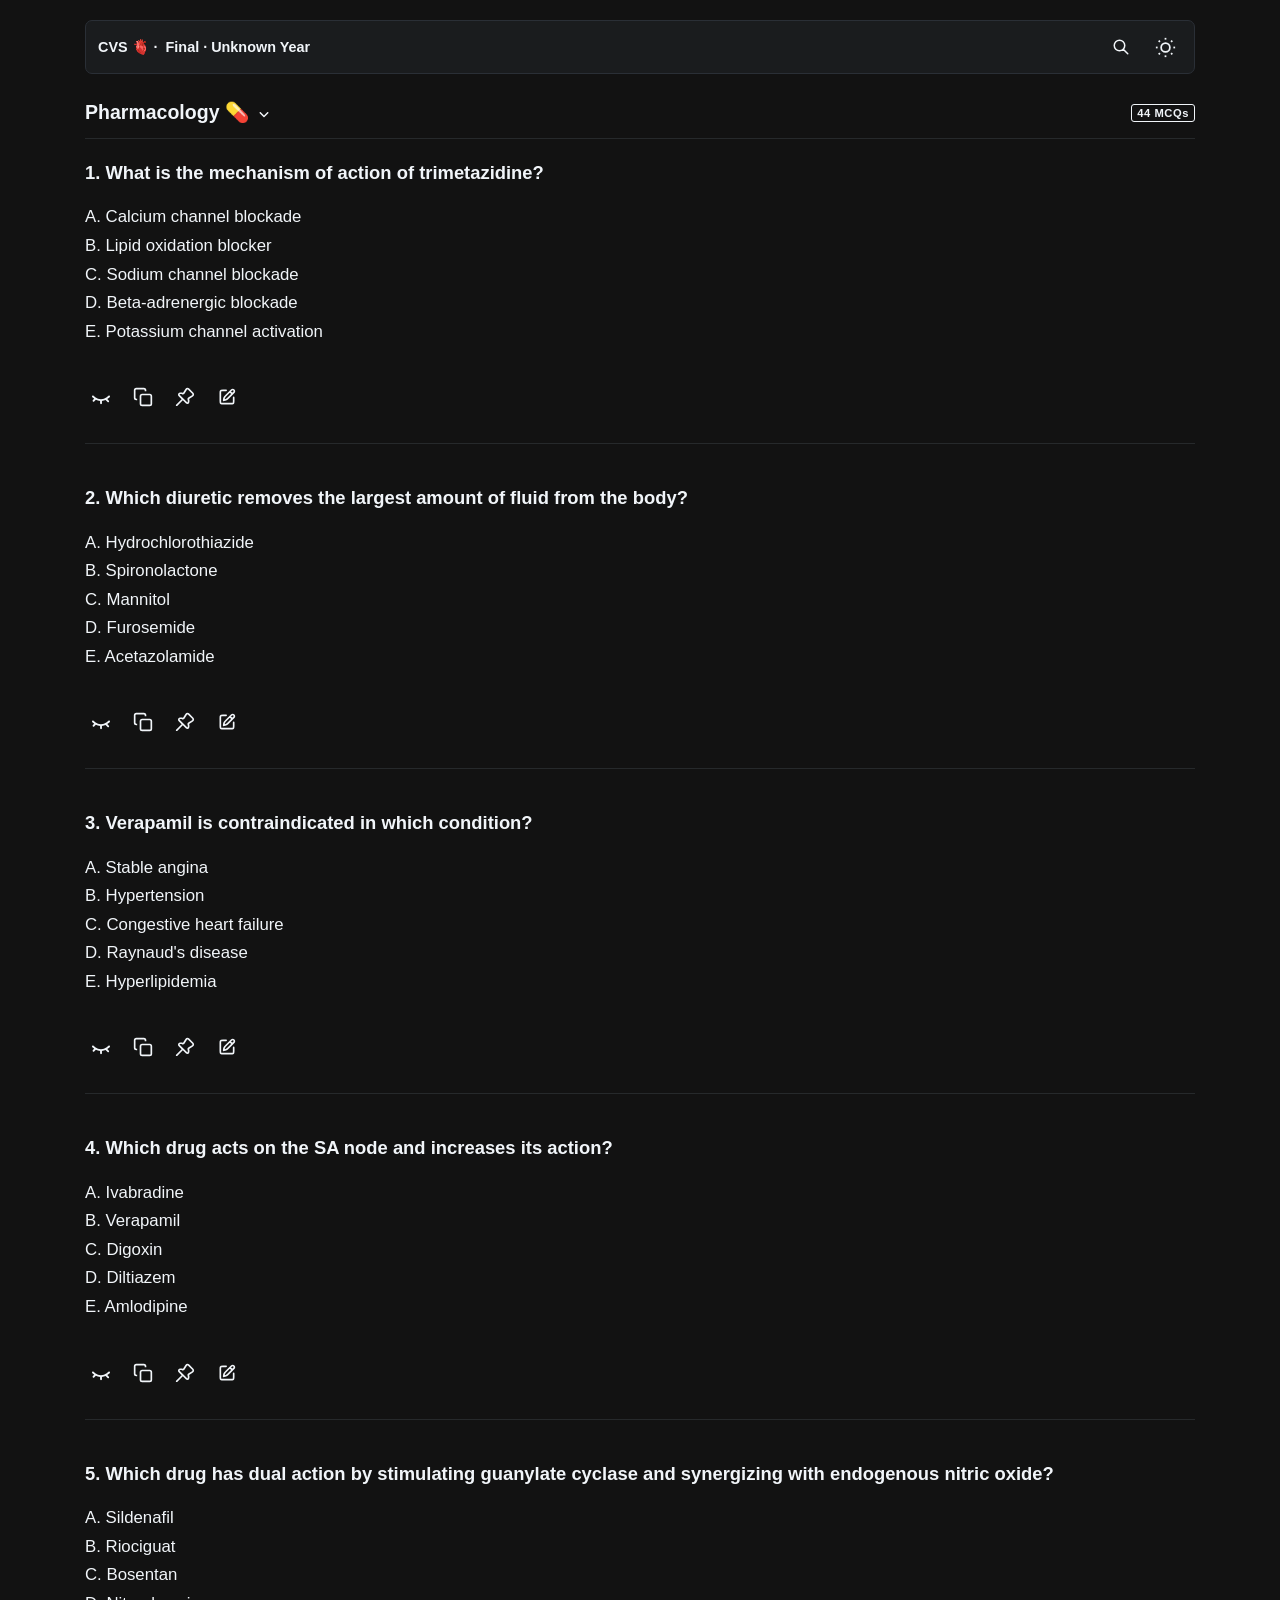
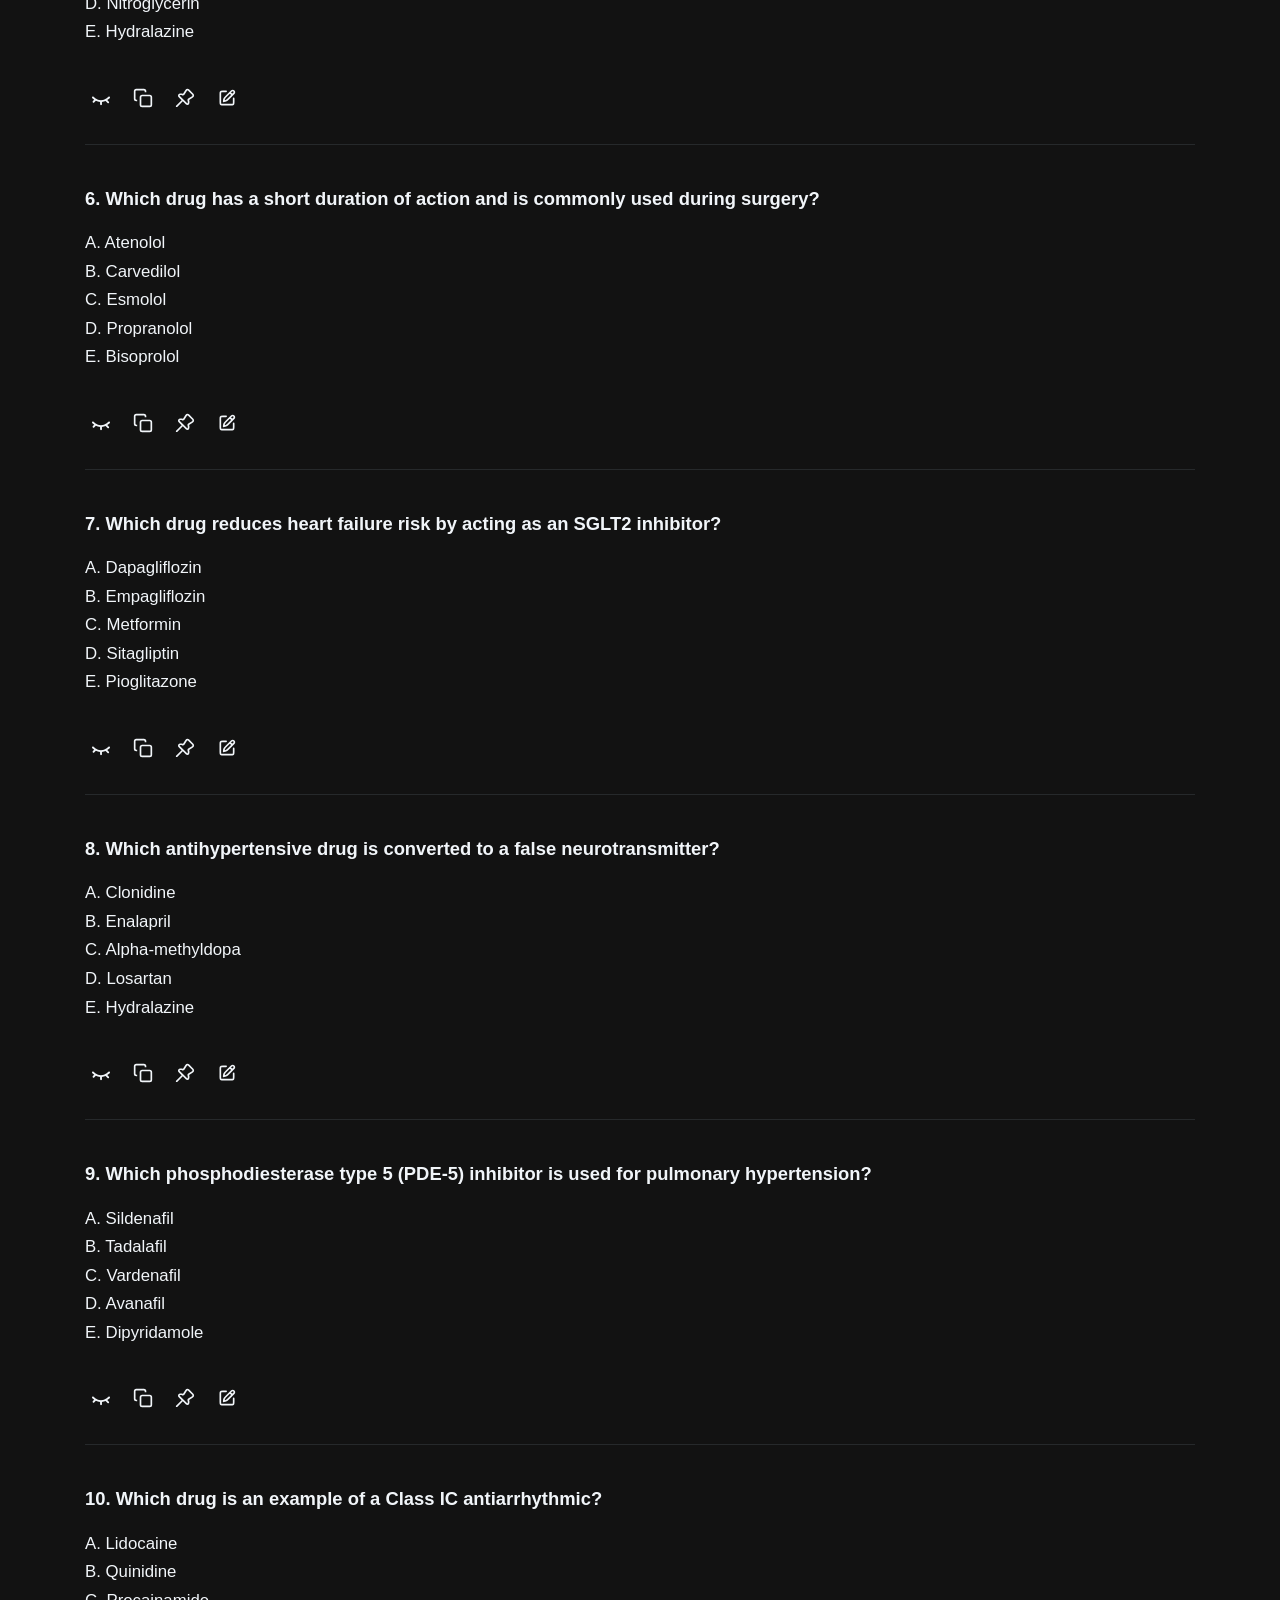
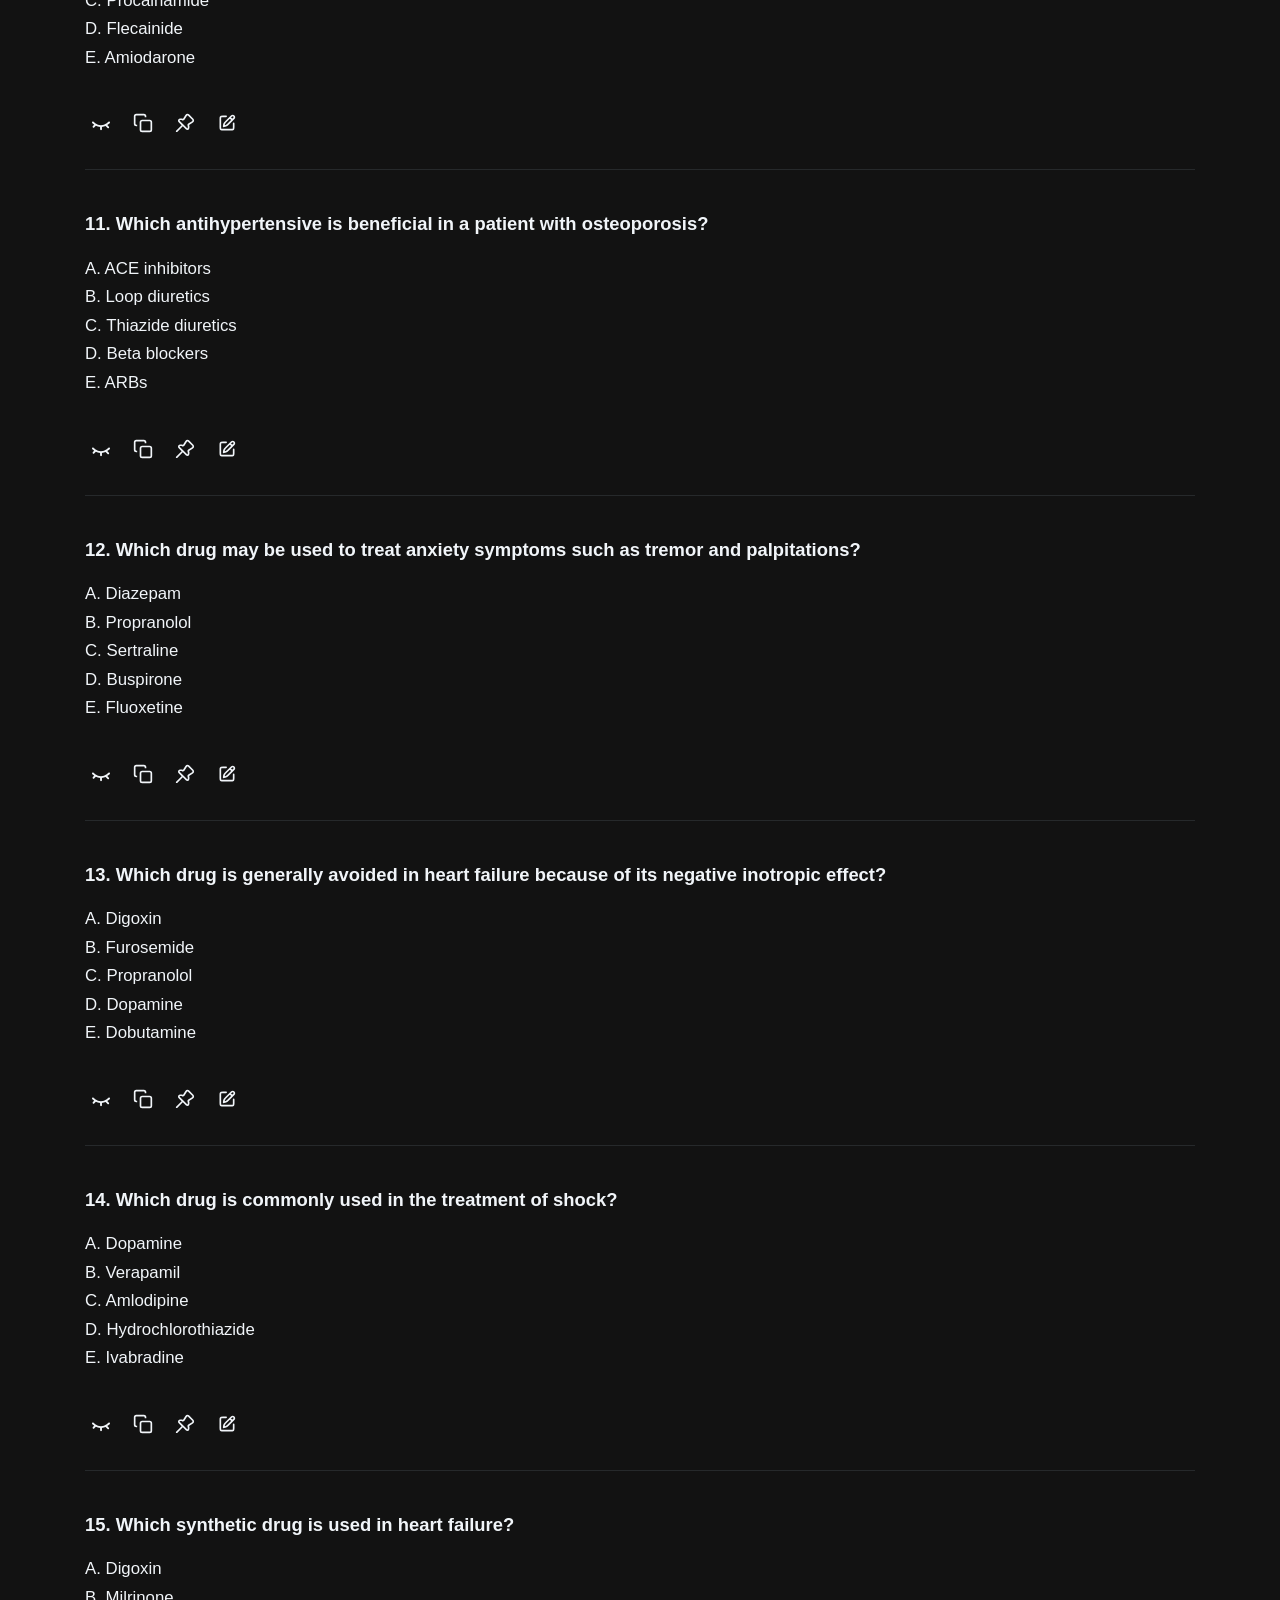
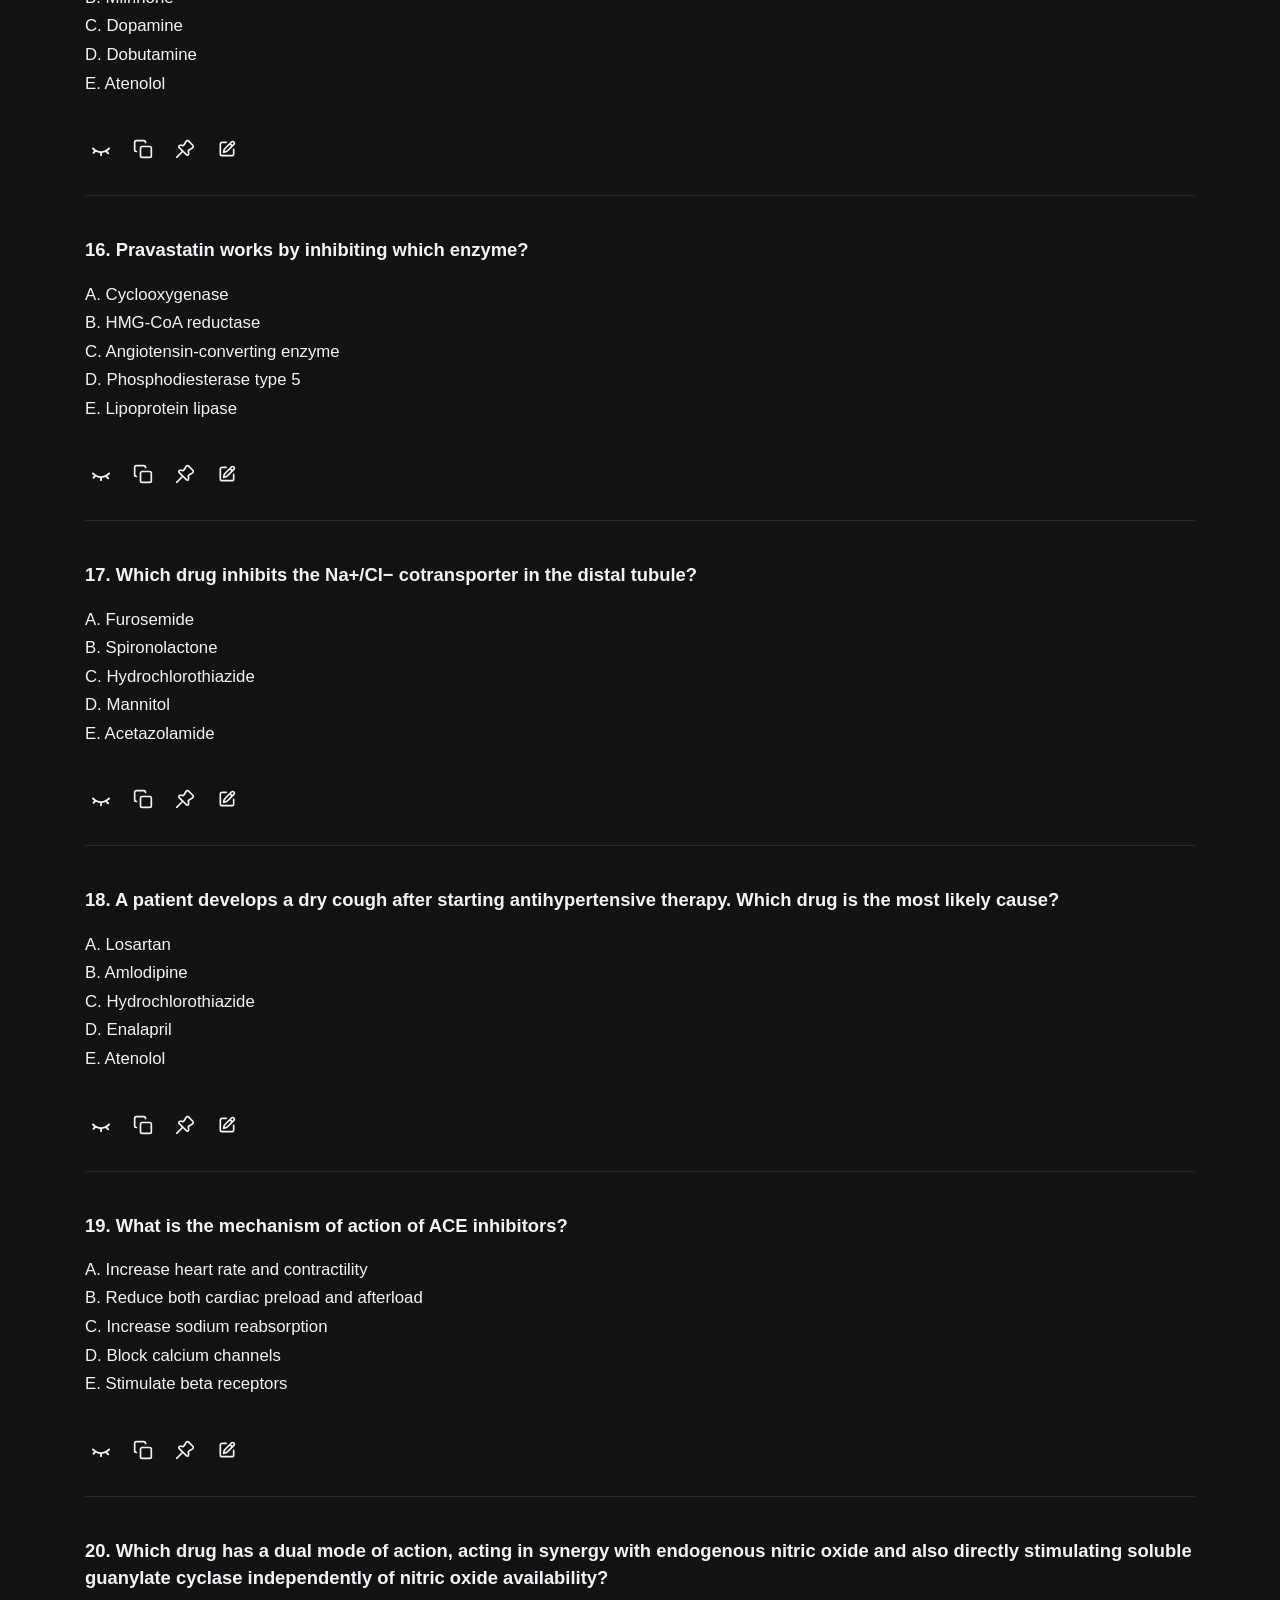
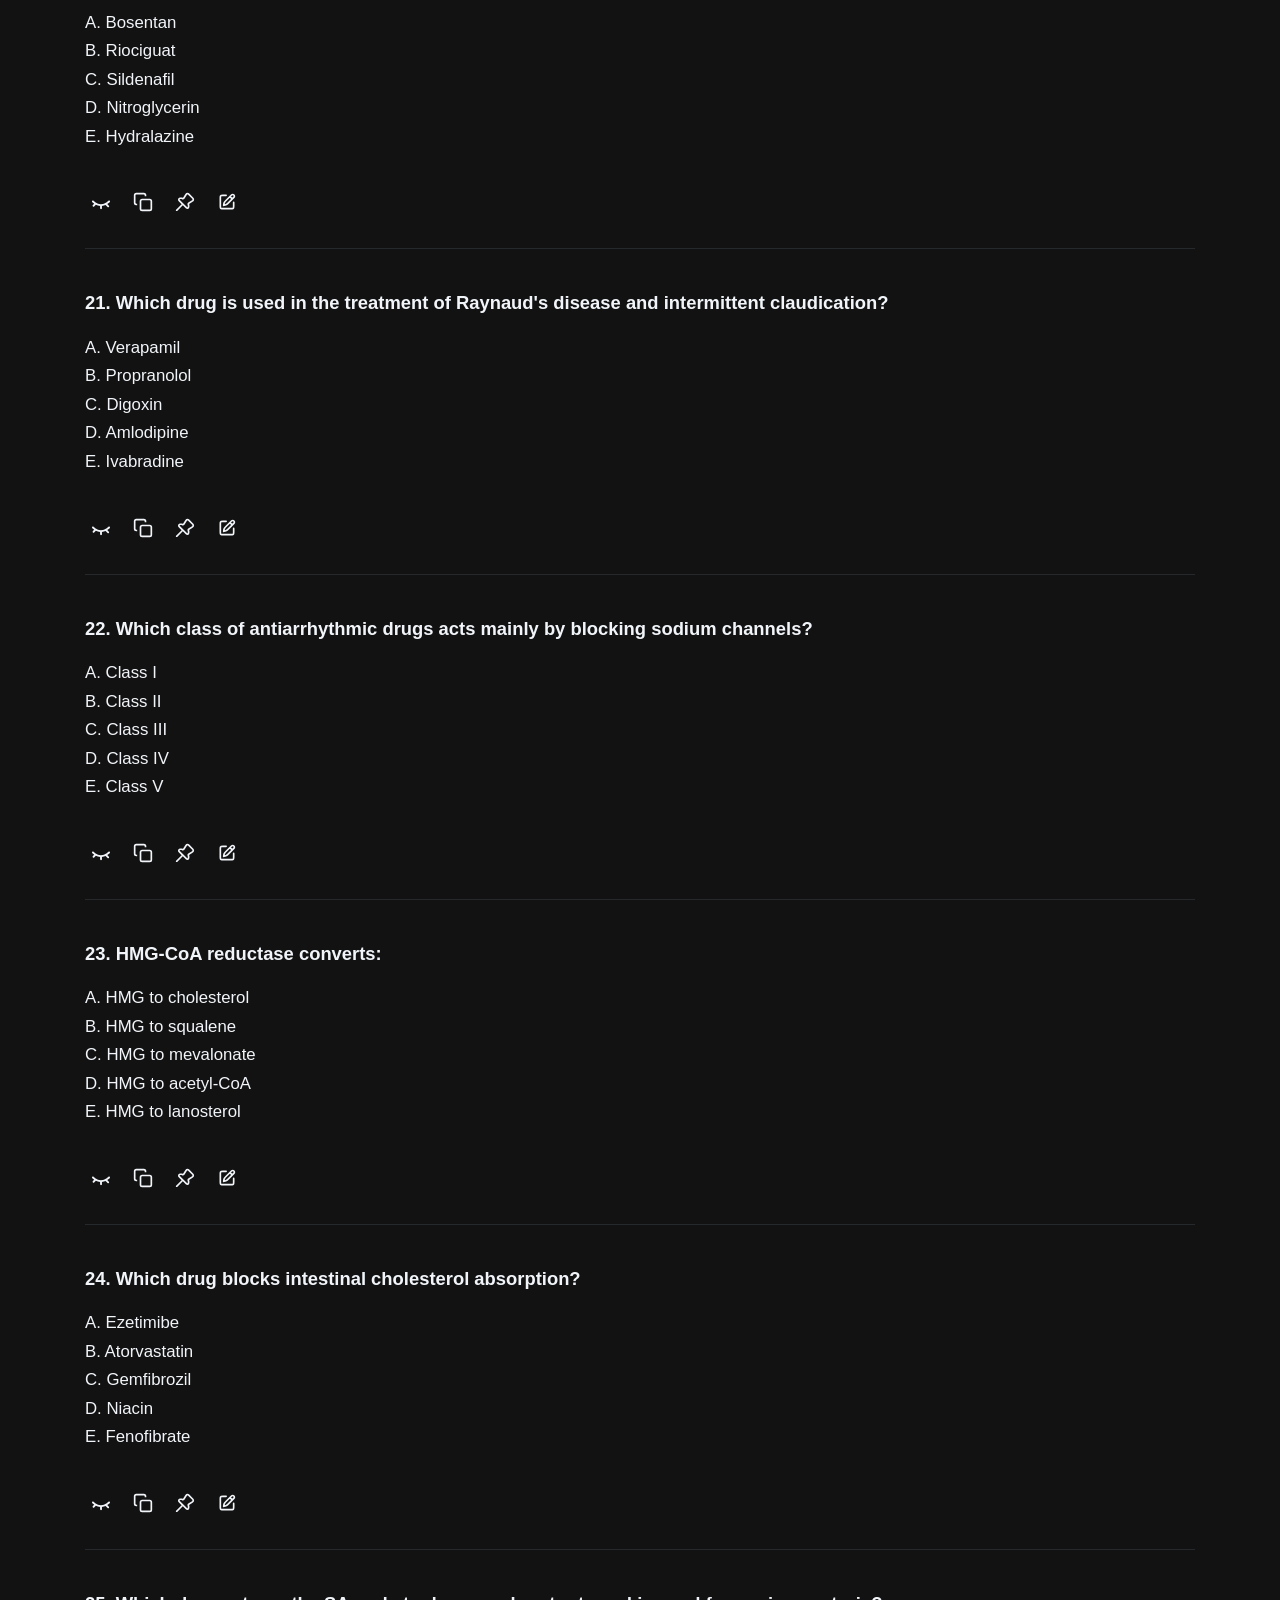
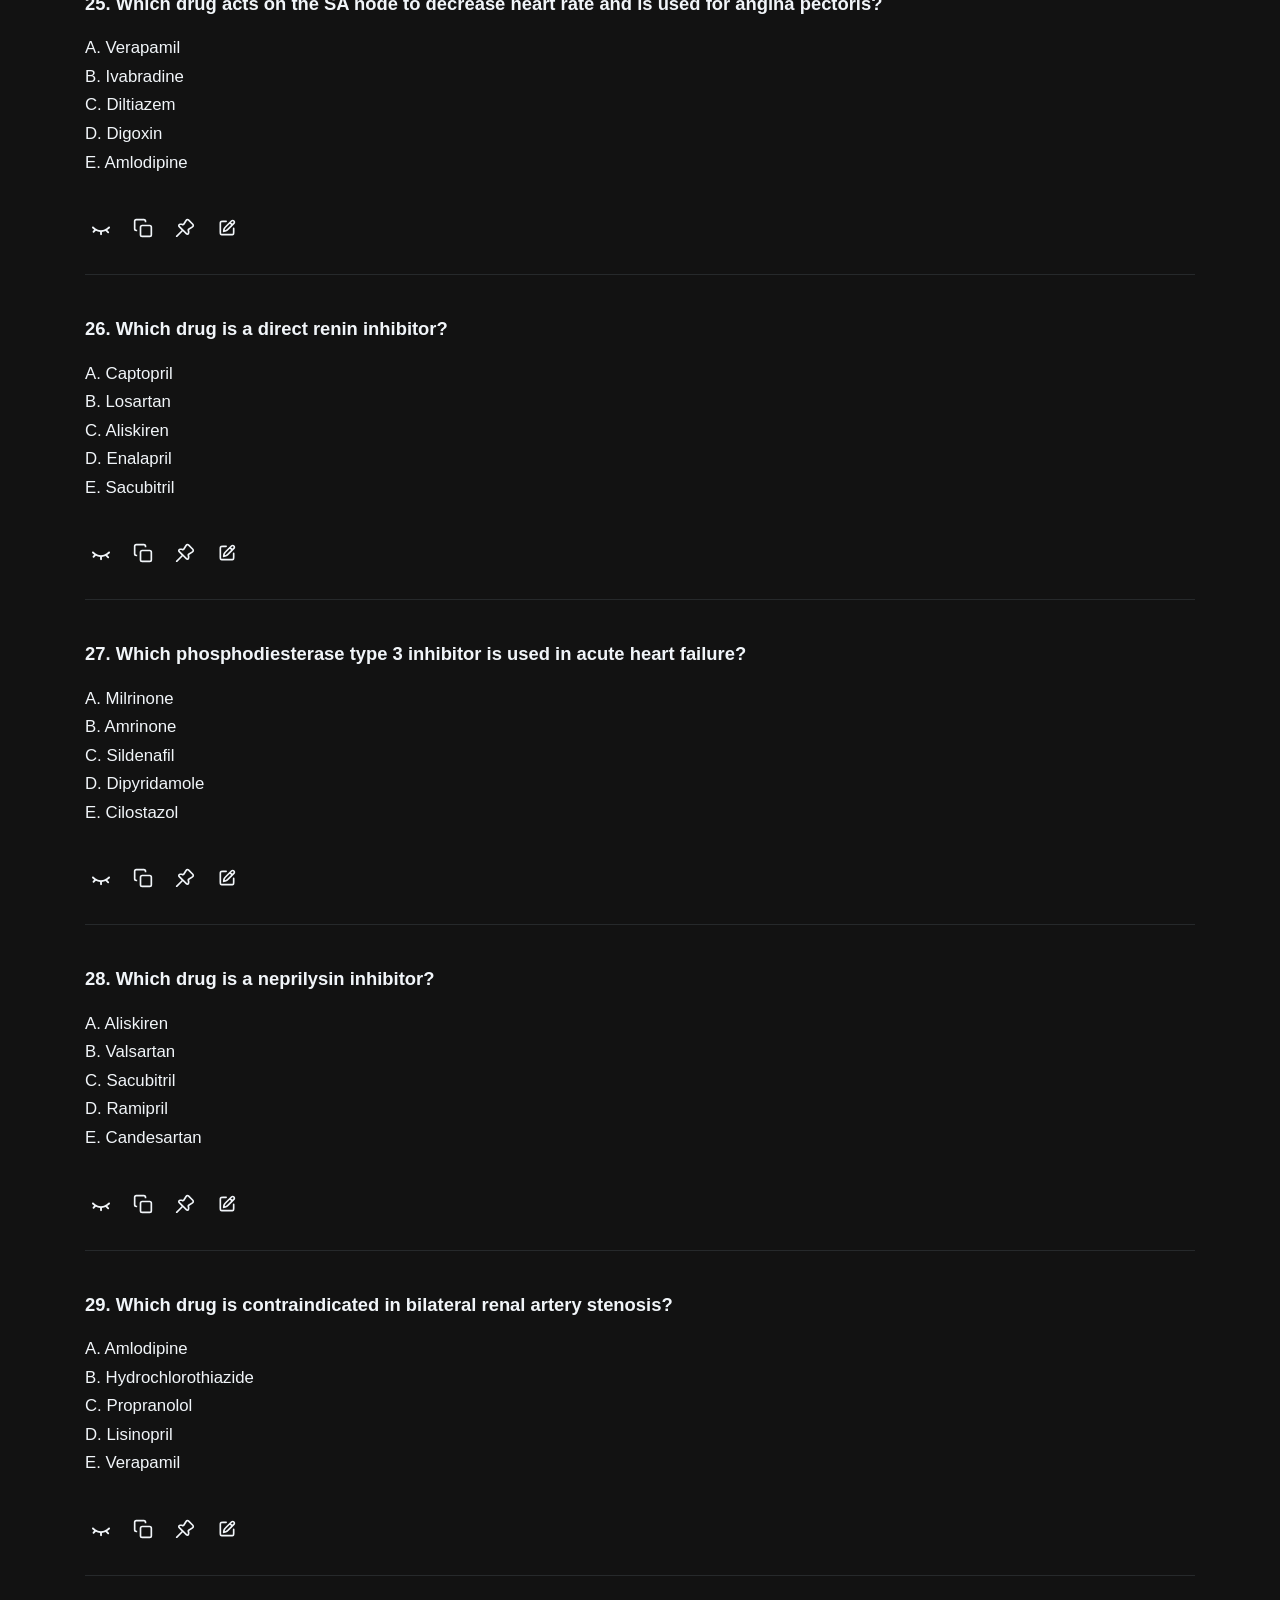
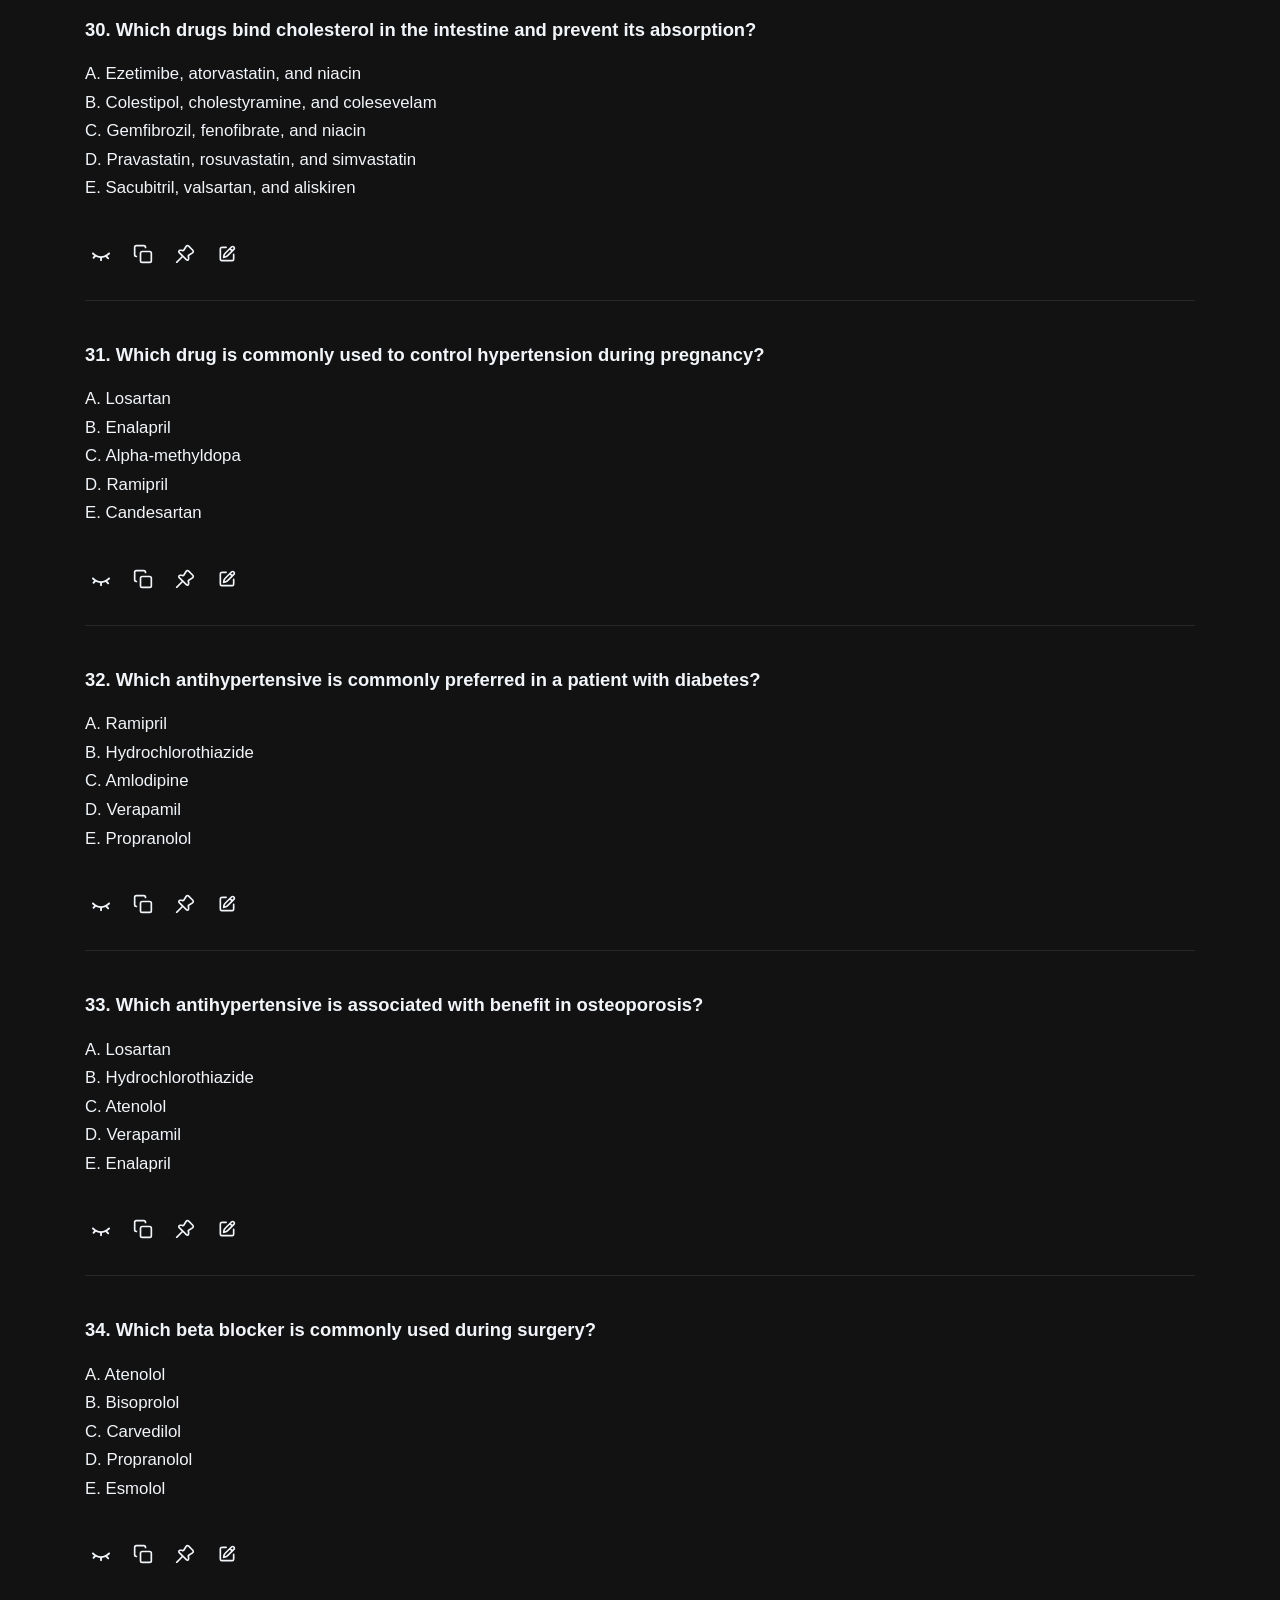
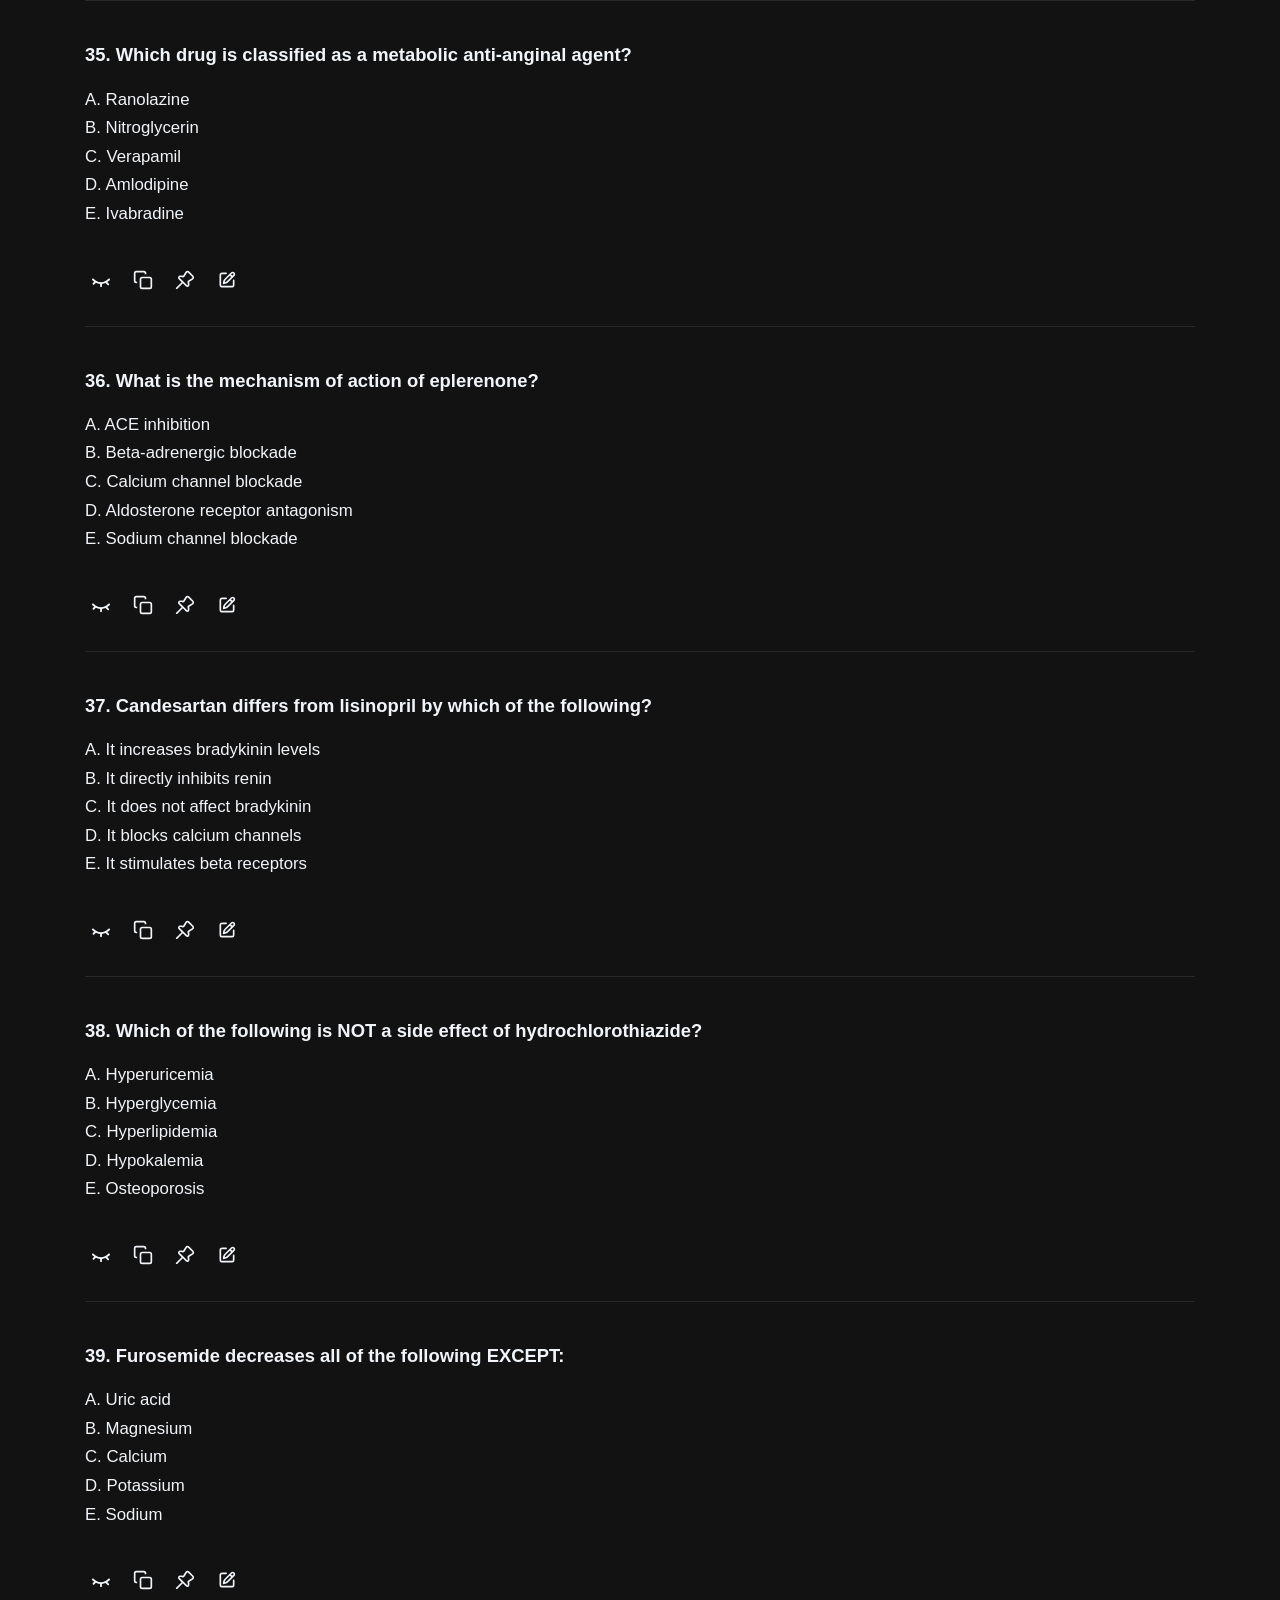
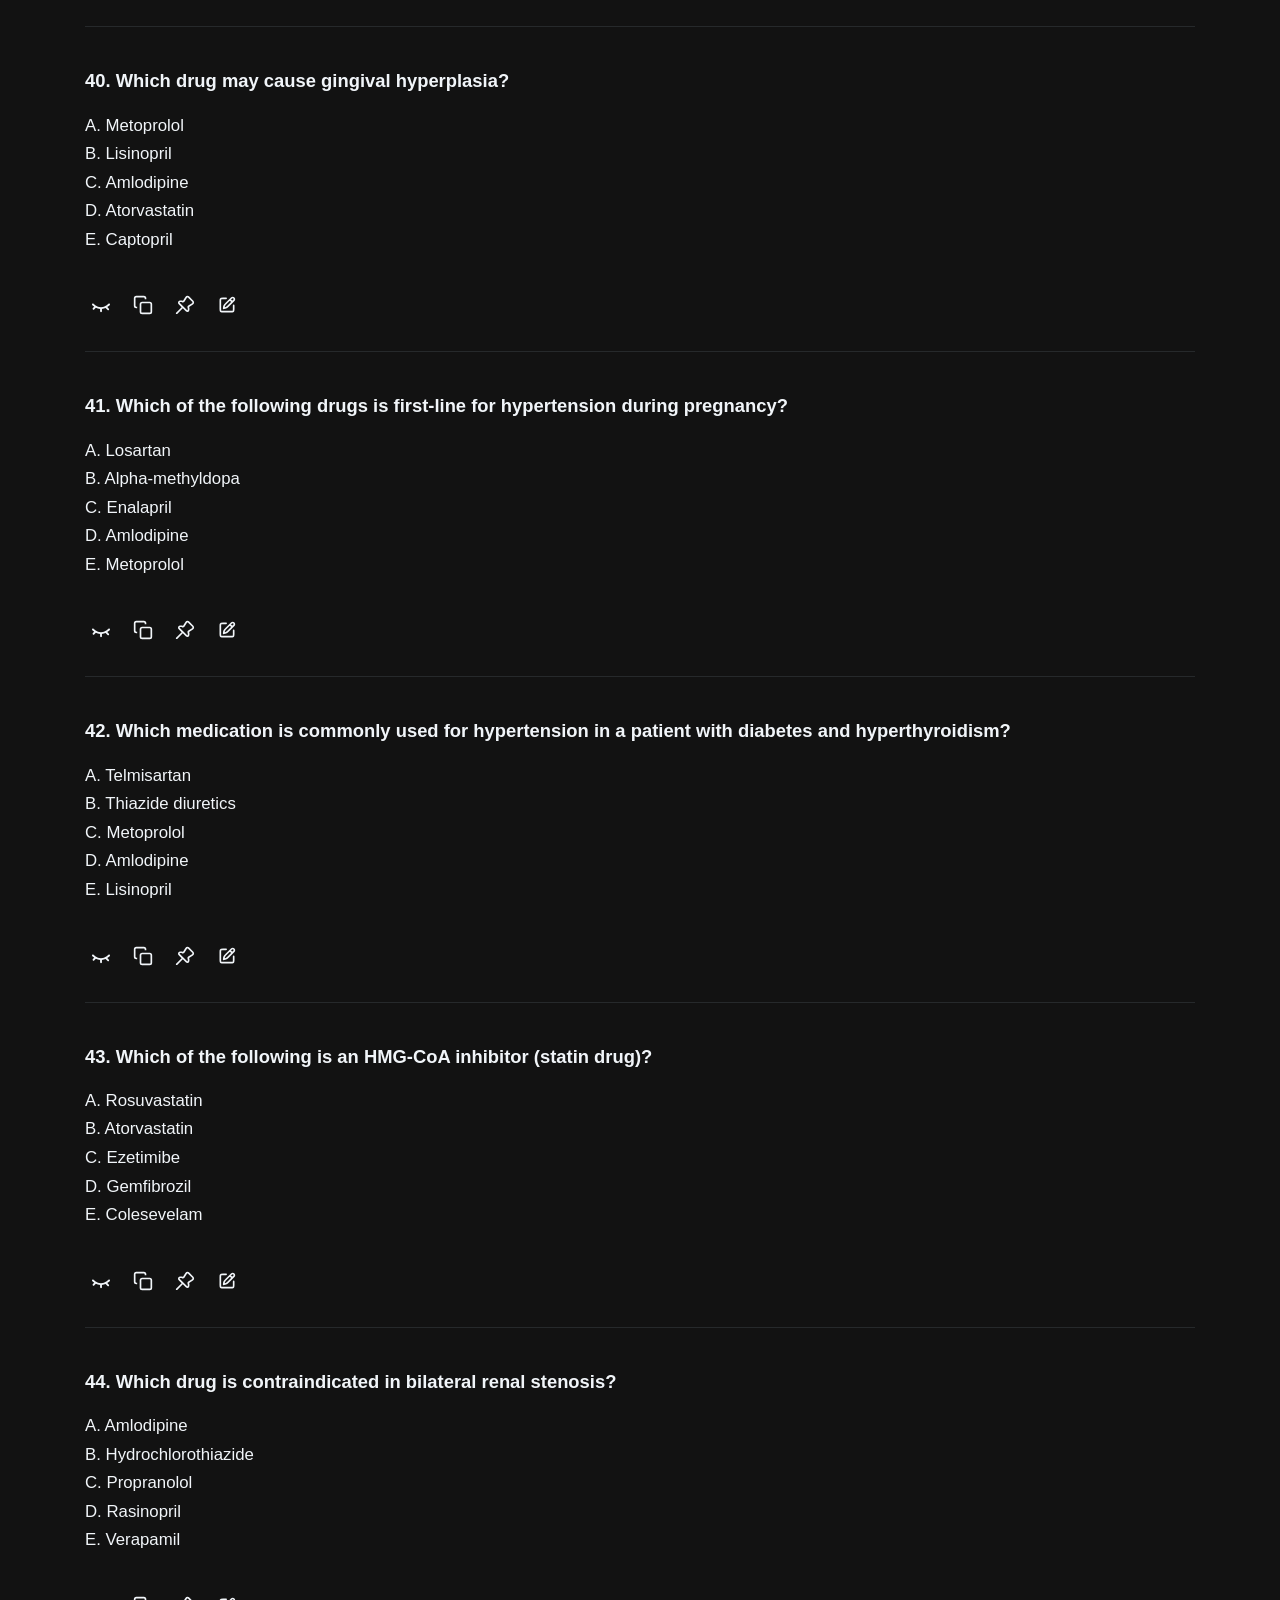
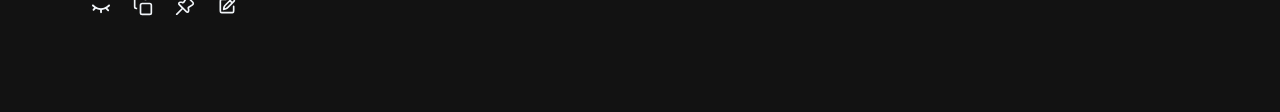
<file: CVS_Final_Unknown Year.html>
<!DOCTYPE html>
<html lang="en">
<head>
    <meta charset="UTF-8">
    <meta name="viewport" content="width=device-width, initial-scale=1.0">
    <title>CVS_Final_Unknown Year</title>

    <style>
       :root {
            --bg-body: #121212;
            --text-main: #f1f5f9;
            --text-opts: #f1f5f9;
            --header-bg: #f1f5f9;
            --header-text: #0f172a;
            --border-color: #26292b;
            --input-bg: #1a1c1e;
            --input-border: #2a2f36;
            --ans-bg: #1e293b;
            --ans-text: #f0cf6a;
            --filter-bg: transparent;
            --correct-color: #f0cf6a;
            --btn-bg: #f8fafc; 
            --btn-text: #0f172a;
            --opts-bg: #1a1c1e;
            --icon-hover-bg: rgba(255,255,255,0.08);
        }

        [data-theme="light"] {
            --bg-body: #ffffff;
            --text-main: #000000;
            --text-opts: #333333;
            --header-bg: #333333;
            --header-text: #ffffff;
            --border-color: #e0e0e0;
            --input-bg: #fcfcfc;
            --input-border: #cccccc;
            --ans-bg: #eef6e4;
            --ans-text: #2e7d32;
            --filter-bg: transparent;
            --correct-color: #2e7d32;
            --btn-bg: #52525b; 
            --btn-text: #ffffff;
            --opts-bg: #eef6e4;
            --icon-hover-bg: rgba(0,0,0,0.06);
        }

        
        @media print {
            body * {
                visibility: hidden !important;
            }
            body::before {
                content: "Printing is disabled for this document.";
                visibility: visible;
                display: block;
                text-align: center;
                margin-top: 40vh;
                font-size: 1.2rem;
            }
        }

        body {
            -webkit-user-select: none;
            user-select: none;
            -webkit-tap-highlight-color: transparent;
            background-color: var(--bg-body);
            color: var(--text-main);
            font-family: -apple-system, BlinkMacSystemFont, "Segoe UI", Roboto, sans-serif;
            margin: 0;
            display: flex;
            justify-content: center;
            transition: background-color 0.3s ease;
            overflow-x: hidden;
        }

          .theme-toggle,
        .subject-toggle,
        .subject-dropdown-item,
        .eye-btn,
        .icon-btn,
        .copy-btn,
        .pin-btn,
        .draw-btn,
        .answer-text,
        .lecture-select-btn,
        .lecture-dropdown-item,
        .search-toggle-btn,
        .search-close-btn,
        button {
            -webkit-tap-highlight-color: transparent;
        }

        /* Show the hand/pointer cursor on every clickable control so it
           doesn't fall back to the default Windows arrow on hover */
        button,
        .theme-toggle,
        .subject-toggle,
        .subject-dropdown-item,
        .eye-btn,
        .icon-btn,
        .copy-btn,
        .pin-btn,
        .draw-btn,
        .lecture-select-btn,
        .lecture-dropdown-item,
        .search-toggle-btn,
        .search-close-btn {
            cursor: pointer;
        }

        .container {
            width: 100%;
            max-width: 1150px;
            padding: 20px;
            box-sizing: border-box;
        }

        .header { 
            text-align: center; 
            margin-bottom: 15px;
            background-color: var(--input-bg);
            border: 1px solid var(--input-border);
            color: var(--text-main);
            padding: 8px 12px;
            min-height: 28px;
            border-radius: 7px;
            display: flex;
            justify-content: space-between;
            align-items: center;
            box-sizing: border-box;
            transition: all 0.2s ease;
        }

        .header-title-wrap {
            display: flex;
            align-items: center;
            gap: 12px;
            flex: 1;
            min-width: 0;
        }

        .header-title {
            font-size: 0.90rem;
            font-weight: 800;
            color: var(--text-main);
            white-space: nowrap;
            overflow: hidden;
            text-overflow: ellipsis;
        }

        @media (max-width: 480px) {
            .header {
                align-items: center;
            }
            .header-title-wrap {
                align-items: center;
            }
            .header-title {
                font-size: 0.80rem;
                white-space: normal;
                overflow: visible;
                text-overflow: clip;
                word-break: break-word;
                line-height: 1.4;
                text-align: left;
            }
            .title-line1,
            .title-line2 {
                display: block;
            }
            .title-sep-2 {
                display: none;
            }
        }

        .header-actions {
            display: flex;
            align-items: center;
            gap: 10px;
            flex-shrink: 0;
        }

        .icon-divider {
            width: 1px;
            height: 24px;
            background-color: var(--input-border);
            flex-shrink: 0;
        }

        /* Remove the divider lines between the search / subject / theme
           icons in the header, without affecting the one used in the
           active-search state (between the search box and close button). */
        #header-normal-right .icon-divider {
            display: none;
        }

        .controls-row { display: flex; gap: 12px; margin-bottom: 10px; }

        .search-wrapper {
            position: relative;
            flex: 1;
            display: flex;
            align-items: center;
        }

        .search-wrapper svg {
            position: absolute;
            left: 12px;
            color: var(--text-opts);
            z-index: 1;
        }

        #search-input {
            width: 100%;
            padding: 8px 10px 8px 40px;
            font-size: 1rem;
            border: none;
            background-color: transparent;
            color: var(--text-main);
            border-radius: 7px;
            outline: none;
        }

        .theme-toggle {
            background-color: transparent;
            border: none;
            color: var(--text-main);
            width: 33px;
            height: 33px;
            border-radius: 7px;
            display: flex;
            align-items: center;
            justify-content: center;
            transition: all 0.3s;
            flex-shrink: 0;
        }

        .search-toggle-btn {
            background-color: transparent;
            border: none;
            color: var(--text-main);
            width: 36px;
            height: 36px;
            border-radius: 7px;
            display: flex;
            align-items: center;
            justify-content: center;
            transition: all 0.3s;
            flex-shrink: 0;
        }

        .theme-toggle:hover,
        .search-toggle-btn:hover,
        .subject-toggle:hover {
            background-color: var(--icon-hover-bg);
        }

        /* Takeover styles */
        .search-takeover-wrap {
            display: none;
            width: 100%;
            align-items: center;
        }

        .search-takeover-wrap.open {
            display: flex;
        }

        .search-close-btn {
            background-color: transparent;
            border: none;
            color: var(--text-main);
            width: 36px;
            height: 36px;
            border-radius: 7px;
            display: flex;
            align-items: center;
            justify-content: center;
            transition: all 0.3s;
            flex-shrink: 0;
        }

        .search-close-btn:hover {
    background-color: rgba(255,255,255,0.08);
}

[data-theme="light"] .search-close-btn:hover {
    background-color: rgba(0,0,0,0.06);
}

.search-close-btn:focus {
    outline: none;
}

        /* Subject picker dropdown */
        .subject-toggle-wrapper {
            position: relative;
            display: inline-block;
        }

        .subject-toggle {
            background-color: transparent;
            border: none;
            color: var(--text-main);
            width: 36px;
            height: 36px;
            border-radius: 7px;
            display: flex;
            align-items: center;
            justify-content: center;
            transition: all 0.3s;
            flex-shrink: 0;
        }

        .subject-toggle svg {
            stroke: none !important;
            fill: var(--text-main);
            pointer-events: none;
        }

        .subject-toggle.dropdown-open {
            border-color: rgba(255,255,255,0.3);
            background: rgba(40, 42, 45, 0.9);
        }

        .subject-toggle.dropdown-open svg { fill: var(--text-main); }

        [data-theme="light"] .subject-toggle.dropdown-open {
            border-color: #121212;
            background: rgba(255,255,255,1);
        }

        .subject-dropdown {
            position: absolute;
            top: calc(100% + 8px);
            right: 0;
            background: #111111;
            border: 1px solid rgba(255,255,255,0.13);
            border-radius: 14px;
            overflow: hidden;
            min-width: 210px;
            z-index: 9999;
            opacity: 0;
            pointer-events: none;
            transform: translateY(-6px) scale(0.97);
            transition: opacity 0.22s ease, transform 0.22s ease;
            box-shadow: 0 16px 48px rgba(0,0,0,0.65);
        }

        .subject-dropdown.open {
            opacity: 1;
            transform: translateY(0) scale(1);
            pointer-events: all;
        }

        [data-theme="light"] .subject-dropdown {
            background: #ffffff;
            border-color: rgba(0,0,0,0.13);
            box-shadow: 0 16px 48px rgba(0,0,0,0.15);
        }

        .subject-dropdown-header {
            padding: 10px 10px 10px 16px;
            font-size: 0.72rem;
            font-weight: 700;
            color: #555;
            letter-spacing: 0.09em;
            text-transform: uppercase;
            border-bottom: 1px solid rgba(255,255,255,0.08);
            display: flex;
            align-items: center;
            justify-content: space-between;
            text-align: left;
        }

        [data-theme="light"] .subject-dropdown-header {
            border-bottom-color: rgba(0,0,0,0.08);
            color: #999;
        }

        /* Cap the list to ~8 rows tall (incl. All); the rest scrolls inside
           the dropdown, and overscroll-behavior stops that scroll from
           chaining into the page once it reaches the end. */
        .subject-dropdown-items {
            max-height: 348px;
            overflow-y: auto;
            overscroll-behavior: contain;
            scrollbar-width: thin;
            scrollbar-color: rgba(255,255,255,0.25) transparent;
        }

        [data-theme="light"] .subject-dropdown-items {
            scrollbar-color: rgba(0,0,0,0.25) transparent;
        }

        .subject-dropdown-items::-webkit-scrollbar {
            width: 6px;
        }

        .subject-dropdown-items::-webkit-scrollbar-track {
            background: transparent;
        }

        .subject-dropdown-items::-webkit-scrollbar-thumb {
            background-color: rgba(255,255,255,0.25);
            border-radius: 6px;
        }

        [data-theme="light"] .subject-dropdown-items::-webkit-scrollbar-thumb {
            background-color: rgba(0,0,0,0.25);
        }

        .subject-dropdown-item {
            display: flex;
            align-items: center;
            gap: 11px;
            padding: 13px 16px;
            font-size: 0.88rem;
            font-weight: 700;
            color: #aaa;
            transition: background 0.15s ease, color 0.15s ease;
            user-select: none;
            text-align: left;
            white-space: nowrap;
        }

        [data-theme="light"] .subject-dropdown-item { color: #666; }

        .subject-dropdown-item:not(:last-child) {
            border-bottom: 1px solid rgba(255,255,255,0.06);
        }

        [data-theme="light"] .subject-dropdown-item:not(:last-child) {
            border-bottom-color: rgba(0,0,0,0.06);
        }

        .subject-dropdown-item:hover {
            background: rgba(255,255,255,0.06);
            color: #e2e8f0;
        }

        [data-theme="light"] .subject-dropdown-item:hover {
            background: rgba(0,0,0,0.04);
            color: #111;
        }

        .subject-dropdown-item.selected { color: #f1f5f9; }

        [data-theme="light"] .subject-dropdown-item.selected { color: #111; }

        .filter-option-dot {
            width: 8px;
            height: 8px;
            border-radius: 50%;
            border: 1.5px solid rgba(255,255,255,0.25);
            flex-shrink: 0;
            transition: background 0.15s ease, border-color 0.15s ease;
        }

        [data-theme="light"] .filter-option-dot { border-color: rgba(0,0,0,0.2); }

        .subject-dropdown-item.selected .filter-option-dot {
            background: #f1f5f9;
            border-color: #f1f5f9;
        }

        [data-theme="light"] .subject-dropdown-item.selected .filter-option-dot {
            background: #111;
            border-color: #111;
        }

        .controls-row { position: relative; }

        .lecture-select-wrapper {
            position: relative;
            display: flex;
            align-items: center;
            min-width: 0;
            flex: 1 1 auto;
        }

        .lecture-select-btn {
            background: transparent;
            border: none;
            display: flex;
            align-items: center;
            gap: 6px;
            min-width: 0;
            max-width: 100%;
            padding: 4px 6px;
            margin: -4px -6px;
            border-radius: 6px;
            transition: background-color 0.2s ease;
        }

        .lecture-select-btn:hover {
            background-color: rgba(255,255,255,0.06);
        }

        [data-theme="light"] .lecture-select-btn:hover {
            background-color: rgba(0,0,0,0.04);
        }

        .lecture-chevron {
            flex-shrink: 0;
            color: var(--text-main);
            transition: transform 0.2s ease;
            position: relative;
            top: 2px;
        }

        .lecture-select-btn.dropdown-open .lecture-chevron {
            transform: rotate(180deg);
        }

        .lecture-dropdown {
            position: absolute;
            top: calc(100% + 13px);
            left: 0;
            background: #111111;
            border: 1px solid rgba(255,255,255,0.13);
            border-radius: 14px;
            overflow: hidden;
            width: 290px;
            max-width: 80vw;
            z-index: 50;
            opacity: 0;
            pointer-events: none;
            transform: translateY(-6px) scale(0.97);
            transition: opacity 0.22s ease, transform 0.22s ease;
            box-shadow: 0 16px 48px rgba(0,0,0,0.65);
        }

        

        .lecture-dropdown.open {
            opacity: 1;
            transform: translateY(0) scale(1);
            pointer-events: all;

        }

        [data-theme="light"] .lecture-dropdown {
            background: #ffffff;
            border-color: rgba(0,0,0,0.13);
            box-shadow: 0 16px 48px rgba(0,0,0,0.15);
        }

        .lecture-dropdown-header {
            padding: 10px 10px 10px 16px;
            font-size: 0.70rem;
            font-weight: 700;
            letter-spacing: 0.09em;
            text-transform: uppercase;
            color: #777;
            text-align: left;
            border-bottom: 1px solid rgba(255,255,255,0.13);
            display: flex;
            align-items: center;
            justify-content: space-between;
        }

        [data-theme="light"] .lecture-dropdown-header {
            color: #999;
            border-bottom-color: rgba(0,0,0,0.13);
        }

        .dropdown-close-btn {
            display: flex;
            align-items: center;
            justify-content: center;
            width: 24px;
            height: 24px;
            padding: 0;
            border: none;
            border-radius: 6px;
            background: transparent;
            color: #888;
            flex-shrink: 0;
            transition: background-color 0.15s ease, color 0.15s ease;
        }

        .dropdown-close-btn svg {
            width: 13px;
            height: 13px;
            pointer-events: none;
        }

        .dropdown-close-btn:hover {
            background-color: rgba(255,255,255,0.1);
            color: #f1f5f9;
        }

        [data-theme="light"] .dropdown-close-btn:hover {
            background-color: rgba(0,0,0,0.06);
            color: #111;
        }

        /* Cap the list to ~7 rows tall; anything beyond that scrolls
           inside the dropdown instead of growing the page. */
        .lecture-dropdown-items {
            max-height: 329px;
            overflow-y: auto;
            overscroll-behavior: contain;
            scrollbar-width: thin;
            scrollbar-color: rgba(255,255,255,0.25) transparent;
        }

        [data-theme="light"] .lecture-dropdown-items {
            scrollbar-color: rgba(0,0,0,0.25) transparent;
        }

        .lecture-dropdown-items::-webkit-scrollbar {
            width: 6px;
        }

        .lecture-dropdown-items::-webkit-scrollbar-track {
            background: transparent;
        }

        .lecture-dropdown-items::-webkit-scrollbar-thumb {
            background-color: rgba(255,255,255,0.25);
            border-radius: 6px;
        }

        [data-theme="light"] .lecture-dropdown-items::-webkit-scrollbar-thumb {
            background-color: rgba(0,0,0,0.25);
        }

        .lecture-dropdown-item {
            display: flex;
            align-items: flex-start;
            gap: 11px;
            padding: 13px 16px;
            font-size: 0.88rem;
            font-weight: 700;
            color: #aaa;
            transition: background 0.15s ease, color 0.15s ease;
            user-select: none;
            text-align: left;
        }

        [data-theme="light"] .lecture-dropdown-item { color: #666; }

        .lecture-dropdown-item:not(:last-child) {
            border-bottom: 1px solid rgba(255,255,255,0.06);
        }

        [data-theme="light"] .lecture-dropdown-item:not(:last-child) {
            border-bottom-color: rgba(0,0,0,0.06);
        }

        .lecture-dropdown-item:hover {
            background: rgba(255,255,255,0.06);
            color: #e2e8f0;
        }

        [data-theme="light"] .lecture-dropdown-item:hover {
            background: rgba(0,0,0,0.04);
            color: #111;
        }

        .lecture-dropdown-item.selected { color: #f1f5f9; }

        [data-theme="light"] .lecture-dropdown-item.selected { color: #111; }

        .lecture-item-text {
            flex: 1;
            min-width: 0;
            line-height: 1.4;
            white-space: normal;
            word-break: break-word;
            padding-top: 1px;
        }

        .lecture-dot {
            width: 8px;
            height: 8px;
            margin-top: 5px;
            border-radius: 50%;
            border: 1.5px solid rgba(255,255,255,0.25);
            flex-shrink: 0;
            transition: background 0.15s ease, border-color 0.15s ease;
        }

        [data-theme="light"] .lecture-dot { border-color: rgba(0,0,0,0.2); }

        .lecture-dropdown-item.selected .lecture-dot {
            background: #f1f5f9;
            border-color: #f1f5f9;
        }

        [data-theme="light"] .lecture-dropdown-item.selected .lecture-dot {
            background: #111;
            border-color: #111;
        }

        .divider { border: none; margin-bottom: 12px; }

        .q-block {
            position: relative;
            margin-bottom: 40px;
            border-bottom: 1px solid var(--border-color);
            padding-bottom: 30px;
        }

        .q-block:last-child { border-bottom: none; }
        .q-text { font-size: 1.15rem; font-weight: 600; margin-bottom: 12px; line-height: 1.5; }
        .opts { list-style-type: none; padding: 0; line-height: 1.7; font-size: 1.05rem; color: var(--text-opts); margin-bottom: 15px; }

        .ans-row {
            display: flex;
            justify-content: space-between;
            align-items: center;
            flex-wrap: wrap;
            gap: 10px;
        }

        .ans-row--multi {
            flex-direction: column;
            align-items: flex-start;
            justify-content: flex-start;
            gap: 8px;
        }
        
        .ans-btn:hover {
            opacity: 0.9;
        }
        .ans-btn:active {
            transform: scale(0.98);
        }

        .ans-btn.revealed {
            background-color: var(--ans-bg);
            color: var(--ans-text);
            padding: 7px 12px;
            font-size: 16px;
            white-space: pre-line;
            text-align: left;
        }

        mark { background-color: #f0cf6a; color: #000; }
        .opts li.correct-option { color: var(--correct-color); font-weight: 650; background-color: var( --opts-bg); display: inline-block; padding: 0 7px 0 1px; border-radius: 4px;}
        
        .section-heading {
            display: flex;
            flex-direction: column;
            gap: 10px;
            padding-bottom: 14px;
            margin-bottom: 20px;
            border-bottom: 1px solid var(--border-color);
        }

        .section-heading-row {
            display: flex;
            justify-content: space-between;
            align-items: center;
            gap: 16px;
        }

        /* Optional small note shown under the "All" heading on first open,
           above the divider line. Not every file needs one — to remove it,
           just clear the CONTENT_NOTE constant near the top of the script
           (or delete it). */
        .section-note {
            font-size: 0.80rem;
            font-weight: 400;
            line-height: 1.5;
            color: #999;
        }

        [data-theme="light"] .section-note {
            color: #9a9a9a;
        }

        .no-results {
            text-align: center;
            padding: 60px 20px;
            color: var(--text-opts);
            font-size: 1.15rem;
            font-weight: 500;
            opacity: 0.6;
            box-sizing: border-box;
            width: 100%;
            display: block; 
        }

        .section-heading-title {
            font-size: 1.10rem;
            font-weight: 700;
            color: var(--text-main);
            min-width: 0;
            overflow: hidden;
            text-overflow: ellipsis;
            white-space: nowrap;
        }

        .label-short { display: none; }

        .section-heading-title.subject-title {
            font-size: 1.22rem;
        }

        .mcq-count-badge {
            font-size: 0.70rem;
            font-weight: 700;
            color: var(--text-main);
            border: 1px solid var(--text-main);
            padding: 2px 5px;
            border-radius: 3px;
            letter-spacing: 0.05em;
            white-space: nowrap;
            flex-shrink: 0;
        }

        @media (max-width: 480px) {
            .section-heading-title {
                font-size: 1rem;
            }
            .section-heading-title.subject-title {
                font-size: 1.12rem;
            }
            .label-full { display: none; }
            .label-short { display: inline; }
        }

        /* Eye / Copy / Pin icon buttons */
        .ans-row {
            justify-content: flex-start !important;
            position: relative;
            z-index: 10;
        }

        .icon-btn, .eye-btn {
            background: transparent;
            border: none;
            display: inline-flex;
            align-items: center;
            justify-content: center;
            color: var(--text-main);
            padding: 6px;
            border-radius: 6px;
            transition: background-color 0.2s ease, opacity 0.2s ease, color 0.2s ease;
            margin-top: 20px;
        }

        .icon-btn:hover, .eye-btn:hover {
            background-color: var(--icon-hover-bg);
        }

        .icon-btn svg, .eye-btn svg {
            width: 20px;
            height: 20px;
            display: block;
            fill: currentColor;
        }

        .eye-btn svg.icon-eye-open {
            width: 22px;
            height: 22px;
        }

        .eye-btn[data-revealed="true"] {
            color: var(--correct-color);
        }

        .pin-btn[data-pinned="true"] {
             color: var(--correct-color);
        }

        .eye-part-row {
            display: flex;
            align-items: center;
            gap: 8px;
        }

        .eye-part-label {
            font-size: 0.75rem;
            font-weight: 700;
            color: var(--text-opts);
            opacity: 0.7;
            min-width: 12px;
            text-align: center;
        }

        .answer-text {
            display: none;
            width: 100%;
            box-sizing: border-box;
            background-color: var(--opts-bg);
            color: var(--correct-color);
            font-weight: 800;
            font-size: 15px;
            padding: 7px 12px;
            border-radius: 5px;
        }

        .case-block .answer-text {
            width: auto;
            max-width: 100%;
            white-space: pre-line;
            text-align: left;
            margin-top: 10px;
        }

        .copy-wrap {
            position: relative;
            display: inline-flex;
        }

        .copy-btn svg {
            transition: opacity 0.15s ease, transform 0.15s ease;
        }

        .copy-btn.copied {
            color: var(--correct-color);
        }

        .copy-btn.copied svg {
            animation: copy-check-pop 0.3s ease;
        }

        @keyframes copy-check-pop {
            0% { transform: scale(0.6); opacity: 0; }
            60% { transform: scale(1.15); opacity: 1; }
            100% { transform: scale(1); opacity: 1; }
        }

        /* Multi-case questions (e.g. Q29 style) */
        .case-block {
            position: relative;
            margin-top: 14px;
            padding-top: 10px;
        }

        .case-block:first-of-type {
            margin-top: 16px;
        }

        .case-eye-row {
            margin-top: 2px;
        }

        .case-eye-row .eye-btn {
            margin-top: 6px;
        }

        /* Case questions (Q21, Q22): the reveal button itself turns into
           the answer box, instead of showing an open-eye icon plus a
           separate answer box. */
        .case-eye-row .eye-btn.case-answer-revealed {
            display: block;
            width: auto;
            max-width: 100%;
            background-color: var(--opts-bg);
            color: var(--correct-color);
            font-weight: 800;
            font-size: 15px;
            padding: 7px 12px;
            border-radius: 5px;
            white-space: pre-line;
            text-align: left;
            cursor: pointer;
        }

        .case-actions-row {
            display: flex;
            align-items: center;
            gap: 10px;
            margin-top: 16px;
            padding-top: 14px;
            border-top: 1px dashed var(--border-color);
            position: relative;
            z-index: 10;
        }

        .case-actions-row .icon-btn {
            margin-top: 0;
        }

        .case-text {
            font-size: 1.02rem;
            font-weight: 600;
            margin-bottom: 10px;
            line-height: 1.5;
        }

        
        .draw-overlay {
            position: absolute;
            top: 0;
            left: 0;
            width: 100%;
            height: 100%;
            z-index: 5;
            pointer-events: none;
            touch-action: none;
        }

        .draw-overlay.draw-overlay--outer {
            top: -40px;
            height: calc(100% + 40px);
        }

        .draw-overlay.active {
            pointer-events: auto;
            cursor: crosshair;
            touch-action: none;
        }

        /* While any question's drawing mode is on, block page scrolling so a
           stylus/finger stroke never gets interpreted as a scroll gesture.
           Buttons remain clickable since taps don't trigger this. */
        html.drawing-lock,
        body.drawing-lock {
            touch-action: none;
            overscroll-behavior: none;
        }

        .draw-overlay .draw-path {
            stroke: #ff0000;
            stroke-width: 3;
            fill: none;
            stroke-linecap: round;
            stroke-linejoin: round;
        }

    </style>

</head>

<body oncontextmenu="return false;">

<div class="container">
    <div class="header" id="header">
        <!-- NORMAL HEADER STATE -->
        <div cla+ss="header-title-wrap" id="header-normal-left">
            <span class="header-title"><span class="title-line1">CVS 🫀&nbsp;·&nbsp; Final</span><span class="title-sep-2">&nbsp;·&nbsp;</span><span class="title-line2">Unknown Year</span></span>
        </div>

        <div class="header-actions" id="header-normal-right">
            <button class="search-toggle-btn" id="search-toggle-btn" onclick="toggleSearchBar()" title="Search">
                <svg width="18" height="18" viewBox="0 0 24 24" fill="none" xmlns="http://www.w3.org/2000/svg"><path d="M14.9536 14.9458L21 21M17 10C17 13.866 13.866 17 10 17C6.13401 17 3 13.866 3 10C3 6.13401 6.13401 3 10 3C13.866 3 17 6.13401 17 10Z" stroke="currentColor" stroke-width="2" stroke-linecap="round" stroke-linejoin="round"></path></svg>
            </button>

            <div class="icon-divider"></div>

            <button class="theme-toggle" onclick="toggleTheme()">
                <svg id="theme-icon" width="21" height="21" viewBox="0 0 24 24" fill="none" stroke="currentColor" stroke-width="2">
                    <circle cx="12" cy="12" r="5"></circle><line x1="12" y1="1" x2="12" y2="3"></line><line x1="12" y1="21" x2="12" y2="23"></line><line x1="4.22" y1="4.22" x2="5.64" y2="5.64"></line><line x1="18.36" y1="18.36" x2="19.78" y2="19.78"></line><line x1="1" y1="12" x2="3" y2="12"></line><line x1="21" y1="12" x2="23" y2="12"></line><line x1="4.22" y1="19.78" x2="5.64" y2="18.36"></line><line x1="18.36" y1="5.64" x2="19.78" y2="4.22"></line>
                </svg>
            </button>
        </div>

        <!-- ACTIVE SEARCH STATE (TAKEOVER WRAPPER WITH X ICON & DIVIDER ON THE RIGHT) -->
        <div class="search-takeover-wrap" id="search-takeover-wrap">
            <div class="search-wrapper">
                <svg width="18" height="18" viewBox="0 0 24 24" fill="none" xmlns="http://www.w3.org/2000/svg">
                    <path d="M14.9536 14.9458L21 21M17 10C17 13.866 13.866 17 10 17C6.13401 17 3 13.866 3 10C3 6.13401 6.13401 3 10 3C13.866 3 17 6.13401 17 10Z" stroke="currentColor" stroke-width="2" stroke-linecap="round" stroke-linejoin="round"></path>
                </svg>
                <input type="text" id="search-input" placeholder="Search questions..." onkeyup="handleSearch()">
            </div>
            
            <div class="icon-divider" style="margin: 0 4px 0 8px;"></div>
            
            <button class="search-close-btn" onclick="closeSearchBar()" title="Close Search">
                <!-- Premium Minimal X Close Icon -->
                <svg width="18" height="18" viewBox="0 0 24 24" fill="none" stroke="currentColor" stroke-width="2.5" stroke-linecap="round" stroke-linejoin="round">
                    <line x1="18" y1="6" x2="6" y2="18"></line>
                    <line x1="6" y1="6" x2="18" y2="18"></line>
                </svg>
            </button>
        </div>
    </div>

    <hr class="divider">
    <div id="quiz-content"></div>
</div>

<script>


const allQuestions = [
  
 { n: 1, s: "Pharmacology", l: 1, q: "What is the mechanism of action of trimetazidine?", o: ["A. Calcium channel blockade", "B. Lipid oxidation blocker", "C. Sodium channel blockade", "D. Beta-adrenergic blockade", "E. Potassium channel activation"], a: "B" },

{ n: 2, s: "Pharmacology", l: 1, q: "Which diuretic removes the largest amount of fluid from the body?", o: ["A. Hydrochlorothiazide", "B. Spironolactone", "C. Mannitol", "D. Furosemide", "E. Acetazolamide"], a: "D" },

{ n: 3, s: "Pharmacology", l: 1, q: "Verapamil is contraindicated in which condition?", o: ["A. Stable angina", "B. Hypertension", "C. Congestive heart failure", "D. Raynaud's disease", "E. Hyperlipidemia"], a: "C" },

{ n: 4, s: "Pharmacology", l: 1, q: "Which drug acts on the SA node and increases its action?", o: ["A. Ivabradine", "B. Verapamil", "C. Digoxin", "D. Diltiazem", "E. Amlodipine"], a: "A" },

{ n: 5, s: "Pharmacology", l: 1, q: "Which drug has dual action by stimulating guanylate cyclase and synergizing with endogenous nitric oxide?", o: ["A. Sildenafil", "B. Riociguat", "C. Bosentan", "D. Nitroglycerin", "E. Hydralazine"], a: "B" },

{ n: 6, s: "Pharmacology", l: 1, q: "Which drug has a short duration of action and is commonly used during surgery?", o: ["A. Atenolol", "B. Carvedilol", "C. Esmolol", "D. Propranolol", "E. Bisoprolol"], a: "C" },

{ n: 7, s: "Pharmacology", l: 1, q: "Which drug reduces heart failure risk by acting as an SGLT2 inhibitor?", o: ["A. Dapagliflozin", "B. Empagliflozin", "C. Metformin", "D. Sitagliptin", "E. Pioglitazone"], a: "B" },

{ n: 8, s: "Pharmacology", l: 1, q: "Which antihypertensive drug is converted to a false neurotransmitter?", o: ["A. Clonidine", "B. Enalapril", "C. Alpha-methyldopa", "D. Losartan", "E. Hydralazine"], a: "C" },

{ n: 9, s: "Pharmacology", l: 1, q: "Which phosphodiesterase type 5 (PDE-5) inhibitor is used for pulmonary hypertension?", o: ["A. Sildenafil", "B. Tadalafil", "C. Vardenafil", "D. Avanafil", "E. Dipyridamole"], a: "A" },

{ n: 10, s: "Pharmacology", l: 1, q: "Which drug is an example of a Class IC antiarrhythmic?", o: ["A. Lidocaine", "B. Quinidine", "C. Procainamide", "D. Flecainide", "E. Amiodarone"], a: "D" },

{ n: 11, s: "Pharmacology", l: 1, q: "Which antihypertensive is beneficial in a patient with osteoporosis?", o: ["A. ACE inhibitors", "B. Loop diuretics", "C. Thiazide diuretics", "D. Beta blockers", "E. ARBs"], a: "C" },

{ n: 12, s: "Pharmacology", l: 1, q: "Which drug may be used to treat anxiety symptoms such as tremor and palpitations?", o: ["A. Diazepam", "B. Propranolol", "C. Sertraline", "D. Buspirone", "E. Fluoxetine"], a: "B" },

{ n: 13, s: "Pharmacology", l: 1, q: "Which drug is generally avoided in heart failure because of its negative inotropic effect?", o: ["A. Digoxin", "B. Furosemide", "C. Propranolol", "D. Dopamine", "E. Dobutamine"], a: "C" },

{ n: 14, s: "Pharmacology", l: 1, q: "Which drug is commonly used in the treatment of shock?", o: ["A. Dopamine", "B. Verapamil", "C. Amlodipine", "D. Hydrochlorothiazide", "E. Ivabradine"], a: "A" },

{ n: 15, s: "Pharmacology", l: 1, q: "Which synthetic drug is used in heart failure?", o: ["A. Digoxin", "B. Milrinone", "C. Dopamine", "D. Dobutamine", "E. Atenolol"], a: "D" },

{ n: 16, s: "Pharmacology", l: 1, q: "Pravastatin works by inhibiting which enzyme?", o: ["A. Cyclooxygenase", "B. HMG-CoA reductase", "C. Angiotensin-converting enzyme", "D. Phosphodiesterase type 5", "E. Lipoprotein lipase"], a: "B" },

{ n: 17, s: "Pharmacology", l: 1, q: "Which drug inhibits the Na+/Cl− cotransporter in the distal tubule?", o: ["A. Furosemide", "B. Spironolactone", "C. Hydrochlorothiazide", "D. Mannitol", "E. Acetazolamide"], a: "C" },

{ n: 18, s: "Pharmacology", l: 1, q: "A patient develops a dry cough after starting antihypertensive therapy. Which drug is the most likely cause?", o: ["A. Losartan", "B. Amlodipine", "C. Hydrochlorothiazide", "D. Enalapril", "E. Atenolol"], a: "D" },

{ n: 19, s: "Pharmacology", l: 1, q: "What is the mechanism of action of ACE inhibitors?", o: ["A. Increase heart rate and contractility", "B. Reduce both cardiac preload and afterload", "C. Increase sodium reabsorption", "D. Block calcium channels", "E. Stimulate beta receptors"], a: "B" },

{ n: 20, s: "Pharmacology", l: 1, q: "Which drug has a dual mode of action, acting in synergy with endogenous nitric oxide and also directly stimulating soluble guanylate cyclase independently of nitric oxide availability?", o: ["A. Bosentan", "B. Riociguat", "C. Sildenafil", "D. Nitroglycerin", "E. Hydralazine"], a: "B" },

{ n: 21, s: "Pharmacology", l: 1, q: "Which drug is used in the treatment of Raynaud's disease and intermittent claudication?", o: ["A. Verapamil", "B. Propranolol", "C. Digoxin", "D. Amlodipine", "E. Ivabradine"], a: "D" },

{ n: 22, s: "Pharmacology", l: 1, q: "Which class of antiarrhythmic drugs acts mainly by blocking sodium channels?", o: ["A. Class I", "B. Class II", "C. Class III", "D. Class IV", "E. Class V"], a: "A" },

{ n: 23, s: "Pharmacology", l: 1, q: "HMG-CoA reductase converts:", o: ["A. HMG to cholesterol", "B. HMG to squalene", "C. HMG to mevalonate", "D. HMG to acetyl-CoA", "E. HMG to lanosterol"], a: "C" },
{ n: 24, s: "Pharmacology", l: 1, q: "Which drug blocks intestinal cholesterol absorption?", o: ["A. Ezetimibe", "B. Atorvastatin", "C. Gemfibrozil", "D. Niacin", "E. Fenofibrate"], a: "A" },

{ n: 25, s: "Pharmacology", l: 1, q: "Which drug acts on the SA node to decrease heart rate and is used for angina pectoris?", o: ["A. Verapamil", "B. Ivabradine", "C. Diltiazem", "D. Digoxin", "E. Amlodipine"], a: "B" },

{ n: 26, s: "Pharmacology", l: 1, q: "Which drug is a direct renin inhibitor?", o: ["A. Captopril", "B. Losartan", "C. Aliskiren", "D. Enalapril", "E. Sacubitril"], a: "C" },

{ n: 27, s: "Pharmacology", l: 1, q: "Which phosphodiesterase type 3 inhibitor is used in acute heart failure?", o: ["A. Milrinone", "B. Amrinone", "C. Sildenafil", "D. Dipyridamole", "E. Cilostazol"], a: "B" },

{ n: 28, s: "Pharmacology", l: 1, q: "Which drug is a neprilysin inhibitor?", o: ["A. Aliskiren", "B. Valsartan", "C. Sacubitril", "D. Ramipril", "E. Candesartan"], a: "C" },

{ n: 29, s: "Pharmacology", l: 1, q: "Which drug is contraindicated in bilateral renal artery stenosis?", o: ["A. Amlodipine", "B. Hydrochlorothiazide", "C. Propranolol", "D. Lisinopril", "E. Verapamil"], a: "D" },

{ n: 30, s: "Pharmacology", l: 1, q: "Which drugs bind cholesterol in the intestine and prevent its absorption?", o: ["A. Ezetimibe, atorvastatin, and niacin", "B. Colestipol, cholestyramine, and colesevelam", "C. Gemfibrozil, fenofibrate, and niacin", "D. Pravastatin, rosuvastatin, and simvastatin", "E. Sacubitril, valsartan, and aliskiren"], a: "B" },

{ n: 31, s: "Pharmacology", l: 1, q: "Which drug is commonly used to control hypertension during pregnancy?", o: ["A. Losartan", "B. Enalapril", "C. Alpha-methyldopa", "D. Ramipril", "E. Candesartan"], a: "C" },

{ n: 32, s: "Pharmacology", l: 1, q: "Which antihypertensive is commonly preferred in a patient with diabetes?", o: ["A. Ramipril", "B. Hydrochlorothiazide", "C. Amlodipine", "D. Verapamil", "E. Propranolol"], a: "A" },

{ n: 33, s: "Pharmacology", l: 1, q: "Which antihypertensive is associated with benefit in osteoporosis?", o: ["A. Losartan", "B. Hydrochlorothiazide", "C. Atenolol", "D. Verapamil", "E. Enalapril"], a: "B" },

{ n: 34, s: "Pharmacology", l: 1, q: "Which beta blocker is commonly used during surgery?", o: ["A. Atenolol", "B. Bisoprolol", "C. Carvedilol", "D. Propranolol", "E. Esmolol"], a: "E" },

{ n: 35, s: "Pharmacology", l: 1, q: "Which drug is classified as a metabolic anti-anginal agent?", o: ["A. Ranolazine", "B. Nitroglycerin", "C. Verapamil", "D. Amlodipine", "E. Ivabradine"], a: "A" },

{ n: 36, s: "Pharmacology", l: 1, q: "What is the mechanism of action of eplerenone?", o: ["A. ACE inhibition", "B. Beta-adrenergic blockade", "C. Calcium channel blockade", "D. Aldosterone receptor antagonism", "E. Sodium channel blockade"], a: "D" },

{ n: 37, s: "Pharmacology", l: 1, q: "Candesartan differs from lisinopril by which of the following?", o: ["A. It increases bradykinin levels", "B. It directly inhibits renin", "C. It does not affect bradykinin", "D. It blocks calcium channels", "E. It stimulates beta receptors"], a: "C" },

{ n: 38, s: "Pharmacology", l: 1, q: "Which of the following is NOT a side effect of hydrochlorothiazide?", o: ["A. Hyperuricemia", "B. Hyperglycemia", "C. Hyperlipidemia", "D. Hypokalemia", "E. Osteoporosis"], a: "E" },

{ n: 39, s: "Pharmacology", l: 1, q: "Furosemide decreases all of the following EXCEPT:", o: ["A. Uric acid", "B. Magnesium", "C. Calcium", "D. Potassium", "E. Sodium"], a: "A" },

{ n: 40, s: "Pharmacology", l: 1, q: "Which drug may cause gingival hyperplasia?", o: ["A. Metoprolol", "B. Lisinopril", "C. Amlodipine", "D. Atorvastatin", "E. Captopril"], a: "C" },

{ n: 41, s: "Pharmacology", l: 1, q: "Which of the following drugs is first-line for hypertension during pregnancy?", o: ["A. Losartan", "B. Alpha-methyldopa", "C. Enalapril", "D. Amlodipine", "E. Metoprolol"], a: "B" },

{ n: 42, s: "Pharmacology", l: 1, q: "Which medication is commonly used for hypertension in a patient with diabetes and hyperthyroidism?", o: ["A. Telmisartan", "B. Thiazide diuretics", "C. Metoprolol", "D. Amlodipine", "E. Lisinopril"], a: "A" },
{ n: 43, s: "Pharmacology", l: 1, q: "Which of the following is an HMG-CoA inhibitor (statin drug)?", o: ["A. Rosuvastatin", "B. Atorvastatin", "C. Ezetimibe", "D. Gemfibrozil", "E. Colesevelam"], a: "B" },

{ n: 44, s: "Pharmacology", l: 1, q: "Which drug is contraindicated in bilateral renal stenosis?", o: ["A. Amlodipine", "B. Hydrochlorothiazide", "C. Propranolol", "D. Rasinopril", "E. Verapamil"], a: "D" },

];


const EYE_SHOW_SVG = `<svg class="icon-eye-open" <svg width="25px" height="25px" viewBox="0 0 48 48" xmlns="http://www.w3.org/2000/svg" fill="#000000"><g id="SVGRepo_bgCarrier" stroke-width="0"></g><g id="SVGRepo_tracerCarrier" stroke-linecap="round" stroke-linejoin="round"></g><g id="SVGRepo_iconCarrier"> <path d="M0 0h48v48H0z" fill="none"></path> <g id="Shopicon"> <path d="M24,38c12,0,20-14,20-14s-8-14-20-14S4,24,4,24S12,38,24,38z M24,14c7.072,0,12.741,6.584,15.201,9.992 C36.728,27.396,31.024,34,24,34c-7.072,0-12.741-6.584-15.201-9.992C11.272,20.604,16.976,14,24,14z"></path> <path d="M24,32c4.418,0,8-3.582,8-8s-3.582-8-8-8s-8,3.582-8,8S19.582,32,24,32z M24,20c2.206,0,4,1.794,4,4c0,2.206-1.794,4-4,4 s-4-1.794-4-4C20,21.794,21.794,20,24,20z"></path> </g> </g></svg>`;
const EYE_HIDE_SVG = `<svg fill="#000000" width="20px" height="20px" viewBox="0 0 32 32" style="fill-rule:evenodd;clip-rule:evenodd;stroke-linejoin:round;stroke-miterlimit:2;" version="1.1" xml:space="preserve" xmlns="http://www.w3.org/2000/svg" xmlns:serif="http://www.serif.com/" xmlns:xlink="http://www.w3.org/1999/xlink"><g id="SVGRepo_bgCarrier" stroke-width="0"></g><g id="SVGRepo_tracerCarrier" stroke-linecap="round" stroke-linejoin="round"></g><g id="SVGRepo_iconCarrier"><path d="M5.112,18.784l-2.153,2.156c-0.585,0.586 -0.585,1.536 0.001,2.121c0.586,0.585 1.536,0.585 2.121,-0.001l2.666,-2.668c1.898,0.983 4.19,1.806 6.773,2.041l0,3.567c0,0.828 0.672,1.5 1.5,1.5c0.828,-0 1.5,-0.672 1.5,-1.5l0,-3.571c2.147,-0.201 4.091,-0.806 5.774,-1.571l3.199,3.202c0.585,0.586 1.535,0.586 2.121,0.001c0.586,-0.585 0.586,-1.535 0.001,-2.121l-2.579,-2.581c2.59,-1.665 4.091,-3.369 4.091,-3.369c0.546,-0.622 0.485,-1.57 -0.137,-2.117c-0.622,-0.546 -1.57,-0.485 -2.117,0.137c0,-0 -4.814,5.49 -11.873,5.49c-7.059,0 -11.873,-5.49 -11.873,-5.49c-0.547,-0.622 -1.495,-0.683 -2.117,-0.137c-0.622,0.547 -0.683,1.495 -0.137,2.117c0,0 1.175,1.334 3.239,2.794Z"></path><g id="Icon"></g></g></svg>`;

const COPY_SVG = `<svg width="20" height="20" viewBox="0 0 24 24" fill="none" xmlns="http://www.w3.org/2000/svg"><rect x="9" y="9" width="13" height="13" rx="2" fill="none" stroke="currentColor" stroke-width="2"></rect><path d="M5 15H4a2 2 0 0 1-2-2V4a2 2 0 0 1 2-2h9a2 2 0 0 1 2 2v1" fill="none" stroke="currentColor" stroke-width="2"></path></svg>`;
const CHECK_SVG = `<svg fill="currentColor" width="20" height="20" viewBox="0 0 335.765 335.765" xmlns="http://www.w3.org/2000/svg"><polygon points="311.757,41.803 107.573,245.96 23.986,162.364 0,186.393 107.573,293.962 335.765,65.795 "></polygon></svg>`;

const PEN_SVG = `<svg viewBox="0 0 24 24" fill="none" xmlns="http://www.w3.org/2000/svg"><g id="SVGRepo_bgCarrier" stroke-width="0"></g><g id="SVGRepo_tracerCarrier" stroke-linecap="round" stroke-linejoin="round"></g><g id="SVGRepo_iconCarrier"> <path d="M11 4H7.2C6.0799 4 5.51984 4 5.09202 4.21799C4.71569 4.40974 4.40973 4.7157 4.21799 5.09202C4 5.51985 4 6.0799 4 7.2V16.8C4 17.9201 4 18.4802 4.21799 18.908C4.40973 19.2843 4.71569 19.5903 5.09202 19.782C5.51984 20 6.0799 20 7.2 20H16.8C17.9201 20 18.4802 20 18.908 19.782C19.2843 19.5903 19.5903 19.2843 19.782 18.908C20 18.4802 20 17.9201 20 16.8V12.5M15.5 5.5L18.3284 8.32843M10.7627 10.2373L17.411 3.58902C18.192 2.80797 19.4584 2.80797 20.2394 3.58902C21.0205 4.37007 21.0205 5.6364 20.2394 6.41745L13.3774 13.2794C12.6158 14.0411 12.235 14.4219 11.8012 14.7247C11.4162 14.9936 11.0009 15.2162 10.564 15.3882C10.0717 15.582 9.54378 15.6885 8.48793 15.9016L8 16L8.04745 15.6678C8.21536 14.4925 8.29932 13.9048 8.49029 13.3561C8.65975 12.8692 8.89125 12.4063 9.17906 11.9786C9.50341 11.4966 9.92319 11.0768 10.7627 10.2373Z" fill="none" stroke="currentColor" stroke-width="2" stroke-linecap="round" stroke-linejoin="round"></path> </g></svg>`;
const ERASER_SVG = `<svg viewBox="0 0 24 24" fill="none" xmlns="http://www.w3.org/2000/svg"><g id="SVGRepo_bgCarrier" stroke-width="0"></g><g id="SVGRepo_tracerCarrier" stroke-linecap="round" stroke-linejoin="round"></g><g id="SVGRepo_iconCarrier"> <path d="M17.9995 13L10.9995 6.00004M20.9995 21H7.99955M10.9368 20.0628L19.6054 11.3941C20.7935 10.2061 21.3875 9.61207 21.6101 8.92709C21.8058 8.32456 21.8058 7.67551 21.6101 7.07298C21.3875 6.388 20.7935 5.79397 19.6054 4.60592L19.3937 4.39415C18.2056 3.2061 17.6116 2.61207 16.9266 2.38951C16.3241 2.19373 15.675 2.19373 15.0725 2.38951C14.3875 2.61207 13.7935 3.2061 12.6054 4.39415L4.39366 12.6059C3.20561 13.794 2.61158 14.388 2.38902 15.073C2.19324 15.6755 2.19324 16.3246 2.38902 16.9271C2.61158 17.6121 3.20561 18.2061 4.39366 19.3941L5.06229 20.0628C5.40819 20.4087 5.58114 20.5816 5.78298 20.7053C5.96192 20.815 6.15701 20.8958 6.36108 20.9448C6.59126 21 6.83585 21 7.32503 21H8.67406C9.16324 21 9.40784 21 9.63801 20.9448C9.84208 20.8958 10.0372 20.815 10.2161 20.7053C10.418 20.5816 10.5909 20.4087 10.9368 20.0628Z" fill="none" stroke="currentColor" stroke-width="2" stroke-linecap="round" stroke-linejoin="round"></path> </g></svg>`;

const PIN_SVG = `<svg viewBox="0 0 24 24" fill="none" xmlns="http://www.w3.org/2000/svg"><path fill-rule="evenodd" clip-rule="evenodd" d="M17.1218 1.87023C15.7573 0.505682 13.4779 0.76575 12.4558 2.40261L9.61062 6.95916C9.61033 6.95965 9.60913 6.96167 9.6038 6.96549C9.59728 6.97016 9.58336 6.97822 9.56001 6.9848C9.50899 6.99916 9.44234 6.99805 9.38281 6.97599C8.41173 6.61599 6.74483 6.22052 5.01389 6.87251C4.08132 7.22378 3.61596 8.03222 3.56525 8.85243C3.51687 9.63502 3.83293 10.4395 4.41425 11.0208L7.94975 14.5563L1.26973 21.2363C0.879206 21.6269 0.879206 22.26 1.26973 22.6506C1.66025 23.0411 2.29342 23.0411 2.68394 22.6506L9.36397 15.9705L12.8995 19.5061C13.4808 20.0874 14.2853 20.4035 15.0679 20.3551C15.8881 20.3044 16.6966 19.839 17.0478 18.9065C17.6998 17.1755 17.3043 15.5086 16.9444 14.5375C16.9223 14.478 16.9212 14.4114 16.9355 14.3603C16.9421 14.337 16.9502 14.3231 16.9549 14.3165C16.9587 14.3112 16.9606 14.31 16.9611 14.3098L21.5177 11.4645C23.1546 10.4424 23.4147 8.16307 22.0501 6.79853L17.1218 1.87023ZM14.1523 3.46191C14.493 2.91629 15.2528 2.8296 15.7076 3.28445L20.6359 8.21274C21.0907 8.66759 21.0041 9.42737 20.4584 9.76806L15.9019 12.6133C14.9572 13.2032 14.7469 14.3637 15.0691 15.2327C15.3549 16.0037 15.5829 17.1217 15.1762 18.2015C15.1484 18.2752 15.1175 18.3018 15.0985 18.3149C15.0743 18.3316 15.0266 18.3538 14.9445 18.3589C14.767 18.3699 14.5135 18.2916 14.3137 18.0919L5.82846 9.6066C5.62872 9.40686 5.55046 9.15333 5.56144 8.97583C5.56651 8.8937 5.58877 8.84605 5.60548 8.82181C5.61855 8.80285 5.64516 8.7719 5.71886 8.74414C6.79869 8.33741 7.91661 8.56545 8.68762 8.85128C9.55668 9.17345 10.7171 8.96318 11.3071 8.01845L14.1523 3.46191Z" fill="currentColor"></path></svg>`;

const UNPIN_SVG = `<svg viewBox="0 0 24 24" fill="none" xmlns="http://www.w3.org/2000/svg"><path d="M17.1218 1.87023C15.7573 0.505682 13.4779 0.76575 12.4558 2.40261L9.75191 6.73289L11.1969 8.17793C11.2355 8.1273 11.2723 8.07415 11.3071 8.01845L14.1523 3.46191C14.493 2.91629 15.2528 2.8296 15.7076 3.28445L20.6359 8.21274C21.0907 8.66759 21.0041 9.42737 20.4584 9.76806L15.9019 12.6133C15.8462 12.6481 15.793 12.6848 15.7424 12.7234L17.1874 14.1684L21.5177 11.4645C23.1546 10.4424 23.4147 8.16307 22.0501 6.79852L17.1218 1.87023Z" fill="currentColor"></path><path d="M3.56525 8.85242C3.6015 8.26612 3.84962 7.68582 4.32883 7.27422L5.77735 8.72274C5.75784 8.72967 5.73835 8.7368 5.71886 8.74414C5.64516 8.7719 5.61855 8.80285 5.60548 8.82181C5.58877 8.84604 5.56651 8.8937 5.56144 8.97583C5.55046 9.15333 5.62872 9.40686 5.82846 9.6066L14.3137 18.0919C14.5135 18.2916 14.767 18.3699 14.9445 18.3589C15.0266 18.3538 15.0743 18.3316 15.0985 18.3149C15.1175 18.3018 15.1484 18.2752 15.1762 18.2015C15.1835 18.182 15.1907 18.1625 15.1976 18.143L16.6461 19.5915C16.2345 20.0707 15.6542 20.3188 15.0679 20.3551C14.2853 20.4035 13.4808 20.0874 12.8995 19.5061L9.36397 15.9705L2.68394 22.6506C2.29342 23.0411 1.66025 23.0411 1.26973 22.6506C0.879206 22.26 0.879206 21.6269 1.26973 21.2363L7.94975 14.5563L4.41425 11.0208C3.83293 10.4395 3.51687 9.63502 3.56525 8.85242Z" fill="currentColor"></path><path d="M2.00789 2.00786C1.61736 2.39838 1.61736 3.03155 2.00789 3.42207L20.5862 22.0004C20.9767 22.3909 21.6099 22.3909 22.0004 22.0004C22.391 21.6099 22.391 20.9767 22.0004 20.5862L3.4221 2.00786C3.03158 1.61733 2.39841 1.61733 2.00789 2.00786Z" fill="currentColor"></path></svg>`;

const PINNED_QUESTIONS_KEY = 'pinnedQuestions_' + location.pathname; let pinnedQuestions = new Set(JSON.parse(localStorage.getItem(PINNED_QUESTIONS_KEY) || '[]'));
const originalQuestionsOrder = allQuestions.slice();

function isPinned(n) {
    return pinnedQuestions.has(n);
}

function reorderQuestions() {
    const pinned = originalQuestionsOrder.filter(q => pinnedQuestions.has(q.n));
    const rest = originalQuestionsOrder.filter(q => !pinnedQuestions.has(q.n));
    allQuestions.length = 0;
    allQuestions.push(...pinned, ...rest);
}

function togglePin(n) {
    if (pinnedQuestions.has(n)) {
        pinnedQuestions.delete(n);
    } else {
        pinnedQuestions.add(n);
    }
    localStorage.setItem(PINNED_QUESTIONS_KEY, JSON.stringify([...pinnedQuestions]));
    reorderQuestions();
    try {
        renderQuiz();
    } finally {
        // handleSearch() re-applies the current subject/lecture/search filters
        // to the freshly rendered questions. Running it in a finally block
        // guarantees the list is always re-shown correctly, even if something
        // above throws, instead of getting stuck on "No questions found".
        handleSearch();
    }
}

function copyTextToClipboard(text, btn) {
    function showCopied() {
        if (btn.dataset.copiedTimer) {
            clearTimeout(Number(btn.dataset.copiedTimer));
        }
        btn.classList.add('copied');
        btn.innerHTML = CHECK_SVG;
        const timer = setTimeout(() => {
            btn.classList.remove('copied');
            btn.innerHTML = COPY_SVG;
            delete btn.dataset.copiedTimer;
        }, 1000);
        btn.dataset.copiedTimer = String(timer);
    }

    if (navigator.clipboard && navigator.clipboard.writeText) {
        navigator.clipboard.writeText(text).then(showCopied).catch(() => {
            fallbackCopy(text);
            showCopied();
        });
    } else {
        fallbackCopy(text);
        showCopied();
    }
}

function copyQuestion(btn) {
    const block = btn.closest('.q-block');
    const qTextEl = block.querySelector('.q-text');
    const optEls = block.querySelectorAll(':scope > .opts li');
    const qText = (qTextEl.dataset.original || qTextEl.textContent).trim();
    const opts = Array.from(optEls)
        .map(li => (li.dataset.original || li.textContent).trim())
        .filter(Boolean);
    const fullText = opts.length ? `${qText}\n${opts.join('\n')}` : qText;
    copyTextToClipboard(fullText, btn);
}


function copyCase(btn) {
    const qBlock = btn.closest('.q-block');
    const stemEl = qBlock.querySelector('.q-text');
    const stemText = (stemEl.dataset.original || stemEl.textContent).trim();

    const caseBlocks = qBlock.querySelectorAll('.case-block');
    const casesText = Array.from(caseBlocks).map(caseBlock => {
        const caseTextEl = caseBlock.querySelector('.case-text');
        const caseText = (caseTextEl.dataset.original || caseTextEl.textContent).trim();
        const caseOpts = Array.from(caseBlock.querySelectorAll('.opts li'))
            .map(li => (li.dataset.original || li.textContent).trim())
            .filter(Boolean);
        return caseOpts.length ? `${caseText}\n${caseOpts.join('\n')}` : caseText;
    }).join('\n\n');

    const fullText = `${stemText}\n${casesText}`;
    copyTextToClipboard(fullText, btn);
}

/* ---- Per-question pen/eraser drawing ---- */
let activeDrawState = null;
let activeDrawOverlaysCount = 0;

function updateGlobalScrollLock() {
    const locked = activeDrawOverlaysCount > 0;
    document.documentElement.classList.toggle('drawing-lock', locked);
    document.body.classList.toggle('drawing-lock', locked);
}

// Belt-and-braces: even with CSS touch-action:none on the overlay, some
// tablet browsers can still start a page scroll from a stylus/finger drag.
// While drawing mode is on for any question, swallow touchmove so nothing
// but the drawing itself responds to the movement. Taps on buttons are
// unaffected since they don't rely on touchmove.
document.addEventListener('touchmove', function (e) {
    if (activeDrawOverlaysCount > 0) {
        e.preventDefault();
    }
}, { passive: false });

function toggleDraw(btn) {
    const container = btn.closest('.case-block') || btn.closest('.q-block');
    if (!container) return;
    const overlay = container.querySelector(':scope > .draw-overlay');
    const isDrawing = btn.dataset.drawing === "true";

    if (!isDrawing) {
        // Enter drawing mode: pen -> eraser. Other buttons on this question stay usable.
        btn.dataset.drawing = "true";
        btn.innerHTML = ERASER_SVG;
        btn.title = "Erase drawing";
        if (overlay) overlay.classList.add('active');
        activeDrawOverlaysCount++;
        updateGlobalScrollLock();
    } else {
        // Erase: clear the drawing, eraser -> pen
        if (overlay) {
            overlay.innerHTML = '';
            overlay.classList.remove('active');
        }
        btn.dataset.drawing = "false";
        btn.innerHTML = PEN_SVG;
        btn.title = "Draw";
        if (activeDrawState && activeDrawState.svg === overlay) activeDrawState = null;
        activeDrawOverlaysCount = Math.max(0, activeDrawOverlaysCount - 1);
        updateGlobalScrollLock();
    }
}

function getDrawPoint(svg, evt) {
    const rect = svg.getBoundingClientRect();
    return { x: evt.clientX - rect.left, y: evt.clientY - rect.top };
}

function startDraw(evt) {
    const svg = evt.currentTarget;
    if (!svg.classList.contains('active')) return;
    evt.preventDefault();
    const pt = getDrawPoint(svg, evt);
    const path = document.createElementNS('http://www.w3.org/2000/svg', 'path');
    path.setAttribute('class', 'draw-path');
    path.setAttribute('d', `M ${pt.x} ${pt.y}`);
    svg.appendChild(path);
    activeDrawState = { svg, path, points: [pt] };
    if (svg.setPointerCapture) {
        try { svg.setPointerCapture(evt.pointerId); } catch (e) {}
    }
}

function moveDraw(evt) {
    if (!activeDrawState || activeDrawState.svg !== evt.currentTarget) return;
    evt.preventDefault();
    const pt = getDrawPoint(activeDrawState.svg, evt);
    activeDrawState.points.push(pt);
    const d = activeDrawState.points.map((p, i) => (i === 0 ? `M ${p.x} ${p.y}` : `L ${p.x} ${p.y}`)).join(' ');
    activeDrawState.path.setAttribute('d', d);
}

function endDraw(evt) {
    if (activeDrawState && activeDrawState.svg === evt.currentTarget) {
        activeDrawState = null;
    }
}

function fallbackCopy(text) {
    const ta = document.createElement('textarea');
    ta.value = text;
    ta.style.position = 'fixed';
    ta.style.opacity = '0';
    document.body.appendChild(ta);
    ta.select();
    try { document.execCommand('copy'); } catch (e) {}
    document.body.removeChild(ta);
}
const lectures = {
  
 1: "Antihypertensive drugs",
 2: "Drugs used for heart failure",
 3:"Hypertensive Emergencies treatment strategies of hypertension",
 4:"Diuretics"
};
  
const lectureFilters = {
    "All": [],
   

  "Pharmacology": [
        { label: "All",               val: "All" },
        
        { label: "Antihypertensive drugs",     val: 1},
        {label: "Drugs used for heart failure",     val: 2 },
        {label: "Hypertensive Emergencies treatment strategies of hypertension",     val: 3 },
        {label:"Diuretics",     val: 4 },
       
 ],
};

let currentSubjectFilter = "Pharmacology";  
let currentLecture = "All";
let lectureDropdownOpen = false;

const CLOSE_ICON_SVG = `<svg viewBox="0 0 24 24" fill="none" stroke="currentColor" stroke-width="2.4" stroke-linecap="round" stroke-linejoin="round"><line x1="18" y1="6" x2="6" y2="18"></line><line x1="6" y1="6" x2="18" y2="18"></line></svg>`;

const container = document.getElementById('quiz-content');

const LECTURE_CHEVRON_SVG = `<svg class="lecture-chevron" width="18" height="18" viewBox="0 0 24 24" fill="none" xmlns="http://www.w3.org/2000/svg"><path fill-rule="evenodd" clip-rule="evenodd" d="M12.7071 14.7071C12.3166 15.0976 11.6834 15.0976 11.2929 14.7071L6.29289 9.70711C5.90237 9.31658 5.90237 8.68342 6.29289 8.29289C6.68342 7.90237 7.31658 7.90237 7.70711 8.29289L12 12.5858L16.2929 8.29289C16.6834 7.90237 17.3166 7.90237 17.7071 8.29289C18.0976 8.68342 18.0976 9.31658 17.7071 9.70711L12.7071 14.7071Z" fill="currentColor"></path></svg>`;

function renderLectureDropdownItems() {
    const filters = lectureFilters[currentSubjectFilter] || [];
    return filters.map(f =>
    `<div class="lecture-dropdown-item${String(f.val) === String(currentLecture) ? " selected" : ""}" onclick="selectLecture('${f.val}', event)"><span class="lecture-dot"></span><span class="lecture-item-text">${f.label}</span></div>`
    ).join('');
}

function scrollLectureDropdownToSelected() {
    const wrap = document.querySelector('#lecture-dropdown .lecture-dropdown-items');
    if (!wrap) return;
    const selected = wrap.querySelector('.lecture-dropdown-item.selected');
    if (selected) {
        const target = selected.offsetTop - (wrap.clientHeight / 2) + (selected.clientHeight / 2);
        wrap.scrollTop = Math.max(0, target);
    } else {
        wrap.scrollTop = 0;
    }
}

function toggleLectureDropdown() {
    const dd = document.getElementById('lecture-dropdown');
    const btn = document.getElementById('lecture-select-btn');
    if (!dd || !btn) return;
    const isOpen = dd.classList.contains('open');
    if (isOpen) {
        dd.classList.remove('open');
        btn.classList.remove('dropdown-open');
        lectureDropdownOpen = false;
    } else {
        dd.classList.add('open');
        btn.classList.add('dropdown-open');
        lectureDropdownOpen = true;
        scrollLectureDropdownToSelected();
    }
}

function closeLectureDropdown() {
    const dd = document.getElementById('lecture-dropdown');
    const btn = document.getElementById('lecture-select-btn');
    if (dd) dd.classList.remove('open');
    if (btn) btn.classList.remove('dropdown-open');
    lectureDropdownOpen = false;
}

function selectLecture(val, ev) {
    if (ev) ev.stopPropagation();
    currentLecture = val;
    handleSearch();
}

document.addEventListener('click', function(e) {
    const wrapper = document.getElementById('lecture-select-wrapper');
    if (wrapper && !wrapper.contains(e.target)) {
        closeLectureDropdown();
    }
});

function getLectureLabel(val) {
    if (val === "All" && currentSubjectFilter === "All") return "All";
    if (val === "All") {
        const subjectLabels = {
            "Pharmacology": "Pharmacology 💊",
           
            
        };
        return subjectLabels[currentSubjectFilter] || currentSubjectFilter;
    }
    return lectures[val] || val;
}

function truncateLabel(str, maxLen) {
    const s = String(str);
    return s.length > maxLen ? s.slice(0, maxLen) + "..." : s;
}

function updateSectionHeading() {
    const existing = document.getElementById('section-heading');
    const visibleBlocks = [...document.querySelectorAll('.q-block')].filter(b => b.style.display !== "none");
    const count = visibleBlocks.length;

    let noResultsMsg = document.getElementById('no-results-msg');
    if (count === 0) {
        if (!noResultsMsg) {
            noResultsMsg = document.createElement('div');
            noResultsMsg.id = 'no-results-msg';
            noResultsMsg.className = 'no-results';
            noResultsMsg.textContent = "No questions found.";
            container.appendChild(noResultsMsg);
        }
    } else if (noResultsMsg) {
        noResultsMsg.remove();
    }

    const label = getLectureLabel(currentLecture);
    const shortLabel = truncateLabel(label, 25);
    const labelHtml = `<span class="label-full">${label}</span><span class="label-short">${shortLabel}</span>`;
    const isSubjectLabel = currentLecture === "All";
    const titleClass = "section-heading-title" + (isSubjectLabel ? " subject-title" : "");
    const badgeText = count === 1 ? "1 MCQ" : `${count} MCQs`;
    const filters = lectureFilters[currentSubjectFilter] || [];
    const hasLectures = filters.some(f => f.val !== "All");
    if (!hasLectures) lectureDropdownOpen = false;

    const showLectureDropdownOpen = hasLectures && lectureDropdownOpen;
    const headingHtml = hasLectures ? `
        <div class="lecture-select-wrapper" id="lecture-select-wrapper">
            <button class="lecture-select-btn${showLectureDropdownOpen ? ' dropdown-open' : ''}" id="lecture-select-btn" onclick="toggleLectureDropdown()" title="Filter by lecture">
                <span class="${titleClass}">${labelHtml}</span>
                ${LECTURE_CHEVRON_SVG}
            </button>
            <div class="lecture-dropdown${showLectureDropdownOpen ? ' open' : ''}" id="lecture-dropdown"><div class="lecture-dropdown-header"><span>Lectures</span><button type="button" class="dropdown-close-btn" onclick="closeLectureDropdown()" title="Close" aria-label="Close">${CLOSE_ICON_SVG}</button></div><div class="lecture-dropdown-items">${renderLectureDropdownItems()}</div></div>
        </div>
        <span class="mcq-count-badge">${badgeText}</span>
    ` : `
        <span class="${titleClass}">${labelHtml}</span>
        <span class="mcq-count-badge">${badgeText}</span>
    `;

    const headingRowHtml = `<div class="section-heading-row">${headingHtml}</div>`;

    let heading;
    if (existing) {
        existing.style.display = "flex";
        existing.innerHTML = headingRowHtml;
        heading = existing;
    } else {
        heading = document.createElement('div');
        heading.id = 'section-heading';
        heading.className = 'section-heading';
        heading.innerHTML = headingRowHtml;
        container.insertBefore(heading, container.firstChild);
    }

    if (showLectureDropdownOpen) scrollLectureDropdownToSelected();

    // Show the optional note only on the default "All" view (no subject or
    // lecture filter applied) — i.e. what you see when the file first opens.
    // It sits inside the heading block, below the title and above the
    // divider line underneath it.
    const showNote = !!CONTENT_NOTE && currentLecture === "All";
    if (showNote) {
        const noteEl = document.createElement('div');
        noteEl.id = 'section-note';
        noteEl.className = 'section-note';
        noteEl.textContent = CONTENT_NOTE;
        heading.appendChild(noteEl);
    }
}

function renderCaseHtml(caseItem, mainN) {
    const isEssay = !caseItem.o || caseItem.o.length === 0 || (caseItem.o.length === 1 && caseItem.o[0].trim() === "");

    return `
        <div class="case-block">
            <div class="case-text" data-original="${caseItem.text}">${caseItem.text}</div>
            ${caseItem.o && caseItem.o.length ? `
            <ul class="opts">
                ${caseItem.o.map(opt => `<li data-original="${opt}">${opt}</li>`).join('')}
            </ul>` : ''}
            ${isEssay ? `<div class="answer-text"></div>` : ''}
            <div class="ans-row case-eye-row">
                <button class="eye-btn" data-label="Answer" data-answer="${escapeAttr(isEssay ? caseItem.a : '')}" data-essay="${isEssay}" data-correct="${escapeAttr(caseItem.a)}" data-revealed="false" onclick="toggleAnswer(this)" title="Show answer">${EYE_HIDE_SVG}</button>
            </div>
        </div>`;
}

function renderCaseActionsHtml(mainN) {
    return `
        <div class="case-actions-row">
            <div class="copy-wrap">
                <button class="icon-btn copy-btn" onclick="copyCase(this)" title="Copy question">${COPY_SVG}</button>
            </div>
            <button class="icon-btn pin-btn" data-pinned="${isPinned(mainN)}" onclick="togglePin(${mainN})" title="${isPinned(mainN) ? 'Unpin question' : 'Pin question'}">${isPinned(mainN) ? UNPIN_SVG : PIN_SVG}</button>
            <button class="icon-btn draw-btn" data-drawing="false" onclick="toggleDraw(this)" title="Draw">${PEN_SVG}</button>
        </div>
        <svg class="draw-overlay draw-overlay--outer" onpointerdown="startDraw(event)" onpointermove="moveDraw(event)" onpointerup="endDraw(event)" onpointerleave="endDraw(event)" onpointercancel="endDraw(event)"></svg>`;
}

function renderQuiz() {
    container.innerHTML = '';
    activeDrawState = null;
    activeDrawOverlaysCount = 0;
    updateGlobalScrollLock();
    allQuestions.forEach(item => {
        const div = document.createElement('div');
        div.className = 'q-block';
        div.dataset.subject = item.s;
        div.dataset.lecture = item.l ?? "";

        const isCaseQuestion = Array.isArray(item.cases) && item.cases.length > 0;

        div.dataset.searchText = isCaseQuestion
            ? (item.q + " " + item.cases.map(c => c.text + " " + (c.o || []).join(" ")).join(" ")).toLowerCase()
            : (item.q + " " + item.o.join(" ")).toLowerCase();

        div.style.display = matchesFilters(item) ? "block" : "none";

        if (isCaseQuestion) {
            div.innerHTML = `
                <div class="q-text" data-original="${item.n}. ${item.q}">${item.n}. ${item.q}</div>
                ${item.cases.map(c => renderCaseHtml(c, item.n)).join('')}
                ${renderCaseActionsHtml(item.n)}
            `;
            container.appendChild(div);
            return;
        }

        const isMulti = Array.isArray(item.a);
        const letters = ['A', 'B', 'C', 'D', 'E', 'F'];
        const isEssay = !item.o || item.o.length === 0 || (item.o.length === 1 && item.o[0].trim() === "");

        const iconsRowHtml = isMulti
            ? item.a.map((part, i) => {
                const label = `Answer ${letters[i] || (i + 1)}`;
                const revealText = isEssay ? part : '';
                return `
                <div class="eye-part-row">
                    <span class="eye-part-label">${letters[i] || (i + 1)}</span>
                    <button class="eye-btn" data-label="${label}" data-answer="${escapeAttr(revealText)}" data-essay="${isEssay}" data-correct="${escapeAttr(part)}" data-revealed="false" onclick="toggleAnswer(this)" title="${label}">${EYE_HIDE_SVG}</button>
                </div>`;
              }).join('') + `
                <div class="eye-part-row">
                    <div class="copy-wrap">
                        <button class="icon-btn copy-btn" onclick="copyQuestion(this)" title="Copy question">${COPY_SVG}</button>
                    </div>
                    <button class="icon-btn pin-btn" data-pinned="${isPinned(item.n)}" onclick="togglePin(${item.n})" title="${isPinned(item.n) ? 'Unpin question' : 'Pin question'}">${isPinned(item.n) ? UNPIN_SVG : PIN_SVG}</button>
                    <button class="icon-btn draw-btn" data-drawing="false" onclick="toggleDraw(this)" title="Draw">${PEN_SVG}</button>
                </div>`
            : `
                <button class="eye-btn" data-label="Answer" data-answer="${escapeAttr(isEssay ? item.a : '')}" data-essay="${isEssay}" data-correct="${escapeAttr(item.a)}" data-revealed="false" onclick="toggleAnswer(this)" title="Show answer">${EYE_HIDE_SVG}</button>
                <div class="copy-wrap">
                    <button class="icon-btn copy-btn" onclick="copyQuestion(this)" title="Copy question">${COPY_SVG}</button>
                </div>
                <button class="icon-btn pin-btn" data-pinned="${isPinned(item.n)}" onclick="togglePin(${item.n})" title="${isPinned(item.n) ? 'Unpin question' : 'Pin question'}">${isPinned(item.n) ? UNPIN_SVG : PIN_SVG}</button>
                <button class="icon-btn draw-btn" data-drawing="false" onclick="toggleDraw(this)" title="Draw">${PEN_SVG}</button>`;

        div.innerHTML = `
            <div class="q-text" data-original="${item.n}. ${item.q}">${item.n}. ${item.q}</div>
            <ul class="opts">
                ${item.o.map(opt => `<li data-original="${opt}">${opt}</li>`).join('')}
            </ul>
            ${isEssay ? `<div class="answer-text"></div>` : ''}
            <div class="ans-row${isMulti ? ' ans-row--multi' : ''}">
                ${iconsRowHtml}
            </div>
            <svg class="draw-overlay draw-overlay--outer" onpointerdown="startDraw(event)" onpointermove="moveDraw(event)" onpointerup="endDraw(event)" onpointerleave="endDraw(event)" onpointercancel="endDraw(event)"></svg>
        `;
        container.appendChild(div);
    });
    updateSectionHeading();
}

document.addEventListener("keydown", function(e) {
    const key = e.key ? e.key.toLowerCase() : '';
    const ctrlOrCmd = e.ctrlKey || e.metaKey;

    // Ctrl/Cmd + S (Save)
    if (ctrlOrCmd && key === 's') {
        e.preventDefault();
        e.stopPropagation();
        return false;
    }

    // Ctrl/Cmd + P (Print)
    if (ctrlOrCmd && key === 'p') {
        e.preventDefault();
        e.stopPropagation();
        return false;
    }

    if (e.key === "Escape") {
        const takeover = document.getElementById('search-takeover-wrap');
        if (takeover && takeover.classList.contains('open')) {
            closeSearchBar();
        }
    }
});

// Catch printing triggered via the browser's Print menu / window.print()
window.addEventListener('beforeprint', function (e) {
    document.title = 'Printing disabled';
});

function matchesFilters(item) {
    const subjectOk = currentSubjectFilter === "All" || item.s === currentSubjectFilter;
    const lectureOk = currentLecture === "All" || String(item.l) === String(currentLecture);
    return subjectOk && lectureOk;
}

/* Premium Full Header Takeover Functions */
function toggleSearchBar() {
    const takeover = document.getElementById('search-takeover-wrap');
    const normalLeft = document.getElementById('header-normal-left');
    const normalRight = document.getElementById('header-normal-right');
    const input = document.getElementById('search-input');

    normalLeft.style.display = 'none';
    normalRight.style.display = 'none';
    takeover.classList.add('open');
    
    setTimeout(() => input.focus(), 50);
}

function closeSearchBar() {
    const takeover = document.getElementById('search-takeover-wrap');
    const normalLeft = document.getElementById('header-normal-left');
    const normalRight = document.getElementById('header-normal-right');
    const input = document.getElementById('search-input');

    takeover.classList.remove('open');
    normalLeft.style.display = 'flex';
    normalRight.style.display = 'flex';
    
    input.value = '';
    handleSearch();
}

function handleSearch() {
    const term = document.getElementById('search-input').value.toLowerCase();
    const blocks = document.querySelectorAll('.q-block');
    blocks.forEach(block => {
        resetBlock(block);
        const subjectOk = currentSubjectFilter === "All" || block.dataset.subject === currentSubjectFilter;
        const lectureOk = currentLecture === "All" || String(block.dataset.lecture) === String(currentLecture);
        const matchesSearch = term === "" || block.dataset.searchText.includes(term);
        if (subjectOk && lectureOk && matchesSearch) {
            block.style.display = "block";
            if (term !== "") highlight(block, term);
        } else {
            block.style.display = "none";
        }
    });
    updateSectionHeading();
}

function resetBlock(block) {
    const qText = block.querySelector('.q-text');
    const opts = block.querySelectorAll('li');
    qText.innerHTML = qText.dataset.original;
    opts.forEach(li => { li.innerHTML = li.dataset.original; li.classList.remove('correct-option'); });
    block.querySelectorAll('.case-text').forEach(ct => {
        ct.innerHTML = ct.dataset.original;
    });
    block.querySelectorAll('.eye-btn').forEach(btn => {
        btn.dataset.revealed = "false";
        btn.classList.remove('case-answer-revealed');
        btn.innerHTML = EYE_HIDE_SVG;
        btn.title = 'Show answer';
    });
    block.querySelectorAll('.answer-text').forEach(textEl => {
        textEl.textContent = '';
        textEl.style.display = 'none';
    });
}

function highlight(block, term) {
    const regex = new RegExp(`(${term})`, 'gi');
    block.querySelector('.q-text').innerHTML = block.querySelector('.q-text').innerHTML.replace(regex, '<mark>$1</mark>');
    block.querySelectorAll('.case-text').forEach(ct => ct.innerHTML = ct.innerHTML.replace(regex, '<mark>$1</mark>'));
    block.querySelectorAll('li').forEach(li => li.innerHTML = li.innerHTML.replace(regex, '<mark>$1</mark>'));
}

function escapeAttr(str) {
    return String(str)
        .replace(/&/g, '&amp;')
        .replace(/"/g, '&quot;')
        .replace(/</g, '&lt;')
        .replace(/>/g, '&gt;');
}

function toggleAnswer(btn) {
    const isRevealed = btn.dataset.revealed !== "true";
    btn.dataset.revealed = isRevealed ? "true" : "false";

    // Scope to the case-block if this button belongs to one sub-case of a
    // multi-case question, otherwise fall back to the whole question block.
    const isCase = !!btn.closest('.case-block');
    const scope = btn.closest('.case-block') || btn.closest('.q-block');

    if (btn.dataset.essay === "true") {
        if (isCase) {
            // Case questions (Q21, Q22): the button itself becomes the
            // answer box, without showing the open-eye icon.
            btn.classList.toggle('case-answer-revealed', isRevealed);
            btn.innerHTML = isRevealed ? btn.dataset.answer : EYE_HIDE_SVG;
            btn.title = isRevealed ? '' : 'Show answer';
            return;
        }

        btn.innerHTML = isRevealed ? EYE_SHOW_SVG : EYE_HIDE_SVG;
        const textEl = scope.querySelector('.answer-text');
        if (textEl) {
            textEl.textContent = isRevealed ? btn.dataset.answer : '';
            textEl.style.display = isRevealed ? 'block' : 'none';
        }
        return;
    }

    btn.innerHTML = isRevealed ? EYE_SHOW_SVG : EYE_HIDE_SVG;

    const correctLetters = (btn.dataset.correct || '')
        .split(/[,\s]+/)
        .map(s => s.trim())
        .filter(Boolean);

    scope.querySelectorAll('.opts li').forEach(li => {
        const original = li.dataset.original || li.textContent;
        const letter = original.split('.')[0].trim();
        if (correctLetters.includes(letter)) {
            li.classList.toggle('correct-option', isRevealed);
        }
    });
}

function toggleTheme() {
    const isLight = document.body.getAttribute('data-theme') === 'light';
    const newTheme = isLight ? '' : 'light';
    document.body.setAttribute('data-theme', newTheme);
    localStorage.setItem('theme', newTheme);
    document.getElementById('theme-icon').innerHTML = isLight 
        ? '<circle cx="12" cy="12" r="5"></circle><line x1="12" y1="1" x2="12" y2="3"></line><line x1="12" y1="21" x2="12" y2="23"></line><line x1="4.22" y1="4.22" x2="5.64" y2="5.64"></line><line x1="18.36" y1="18.36" x2="19.78" y2="19.78"></line><line x1="1" y1="12" x2="3" y2="12"></line><line x1="21" y1="12" x2="23" y2="12"></line><line x1="4.22" y1="19.78" x2="5.64" y2="18.36"></line><line x1="18.36" y1="5.64" x2="19.78" y2="4.22"></line>'
        : '<path d="M21 12.79A9 9 0 1 1 11.21 3 7 7 0 0 0 21 12.79z"></path>';
}

(function () {
    if (localStorage.getItem('theme') === 'light') {
        document.body.setAttribute('data-theme', 'light');
        document.getElementById('theme-icon').innerHTML = '<path d="M21 12.79A9 9 0 1 1 11.21 3 7 7 0 0 0 21 12.79z"></path>';
    }
}());

reorderQuestions();
renderQuiz();



</script>
</body>
</html>
</file>
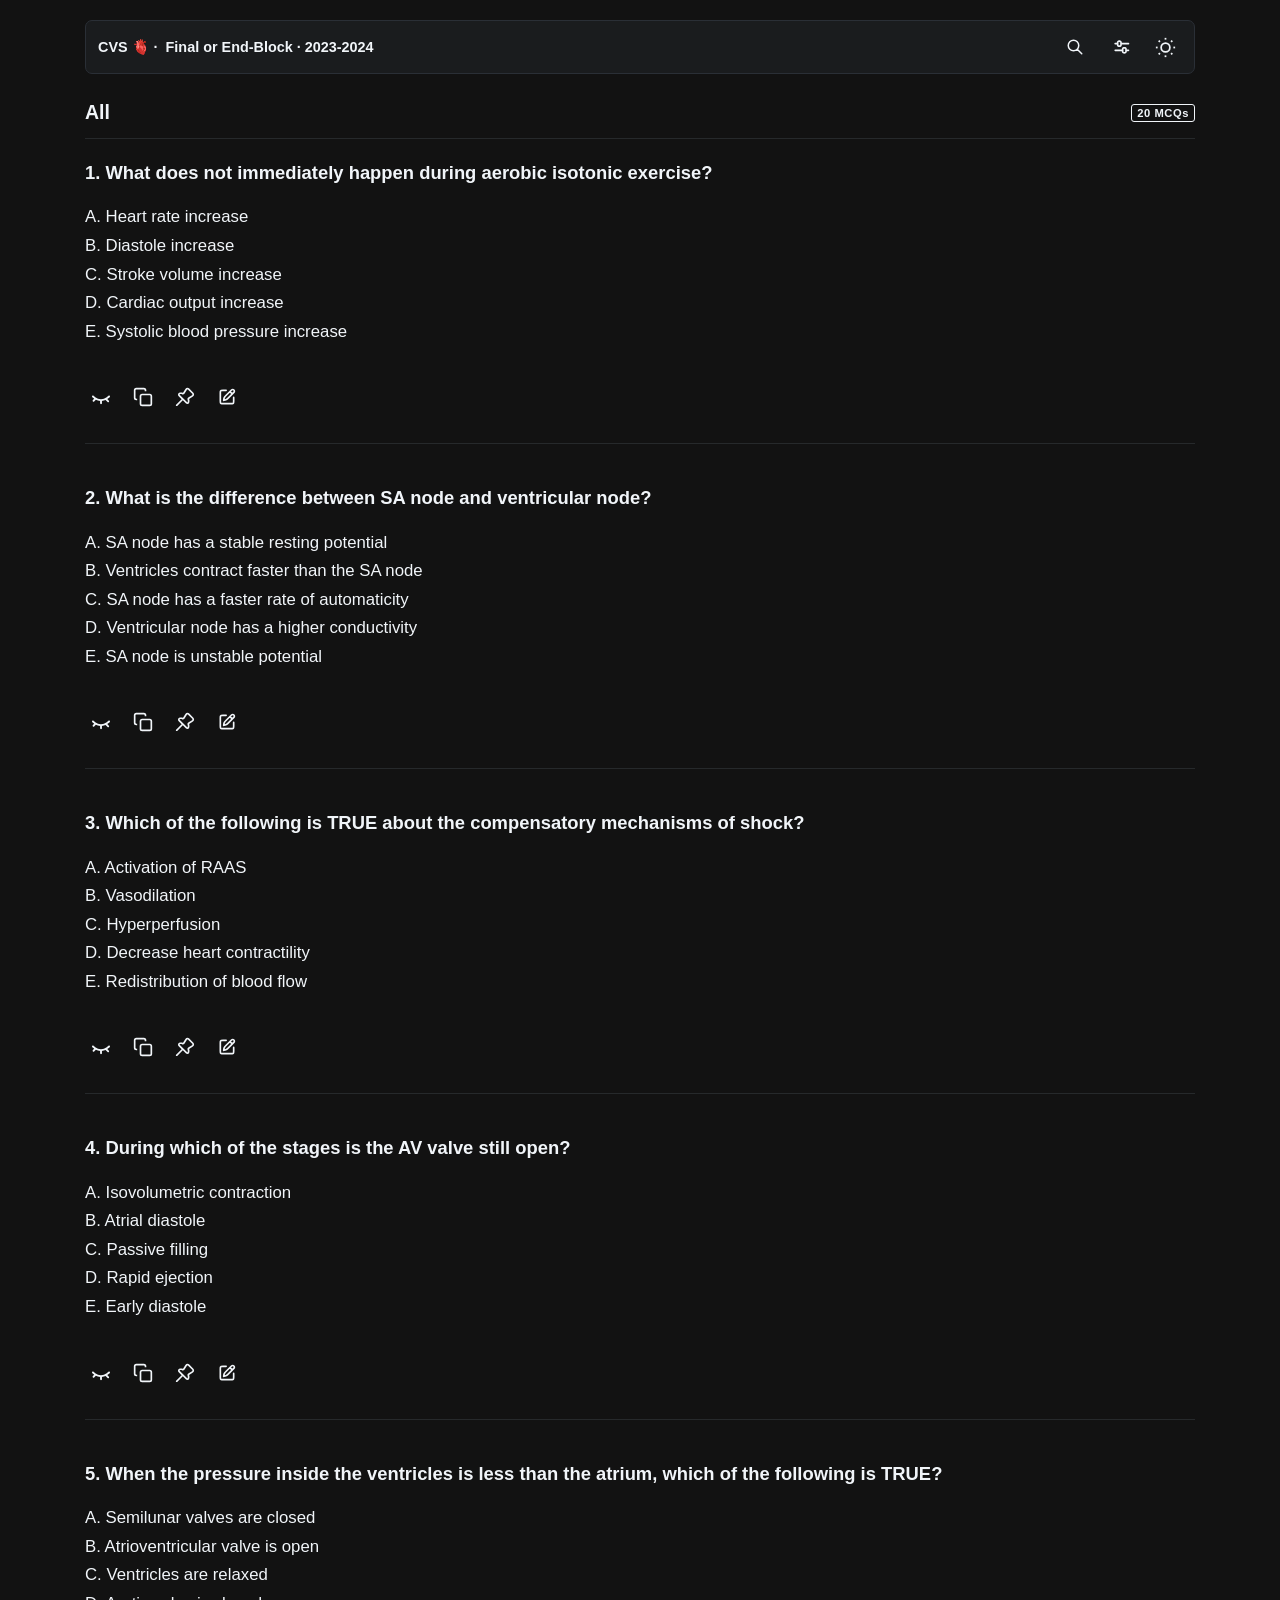
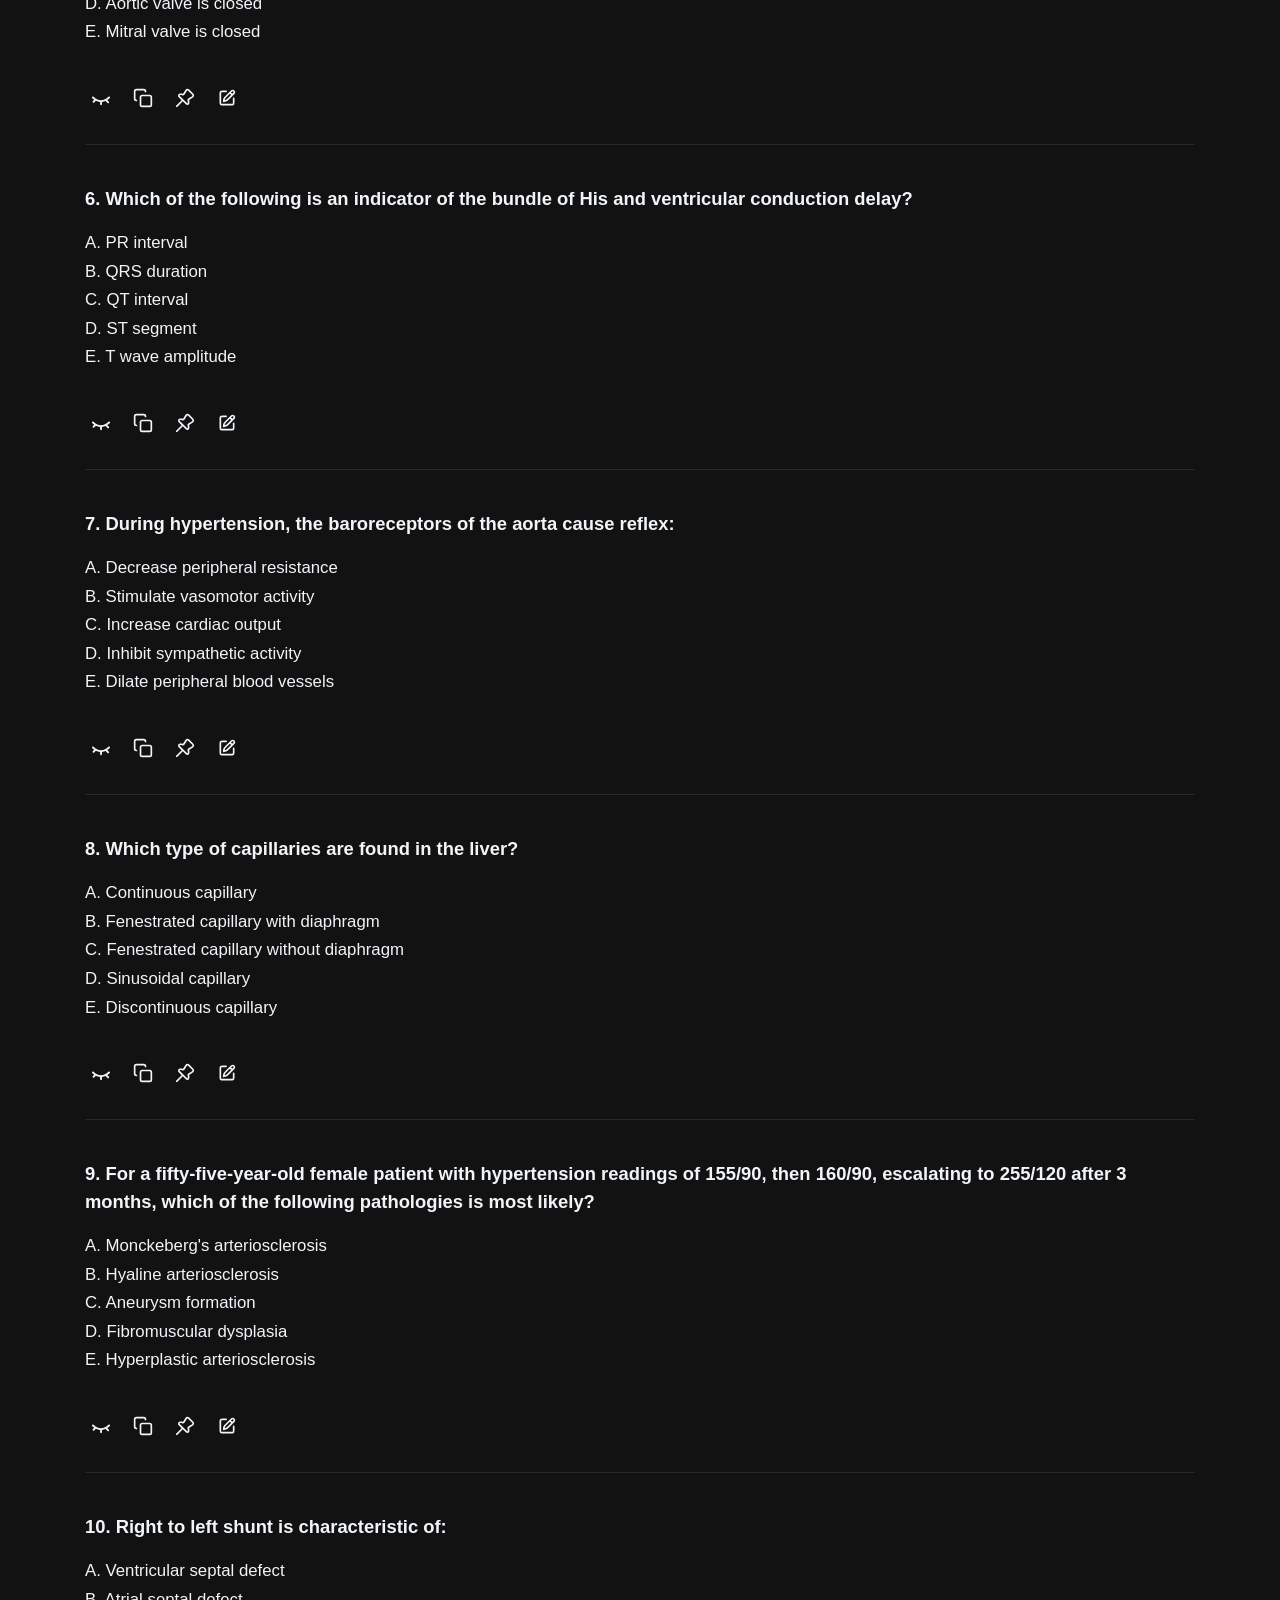
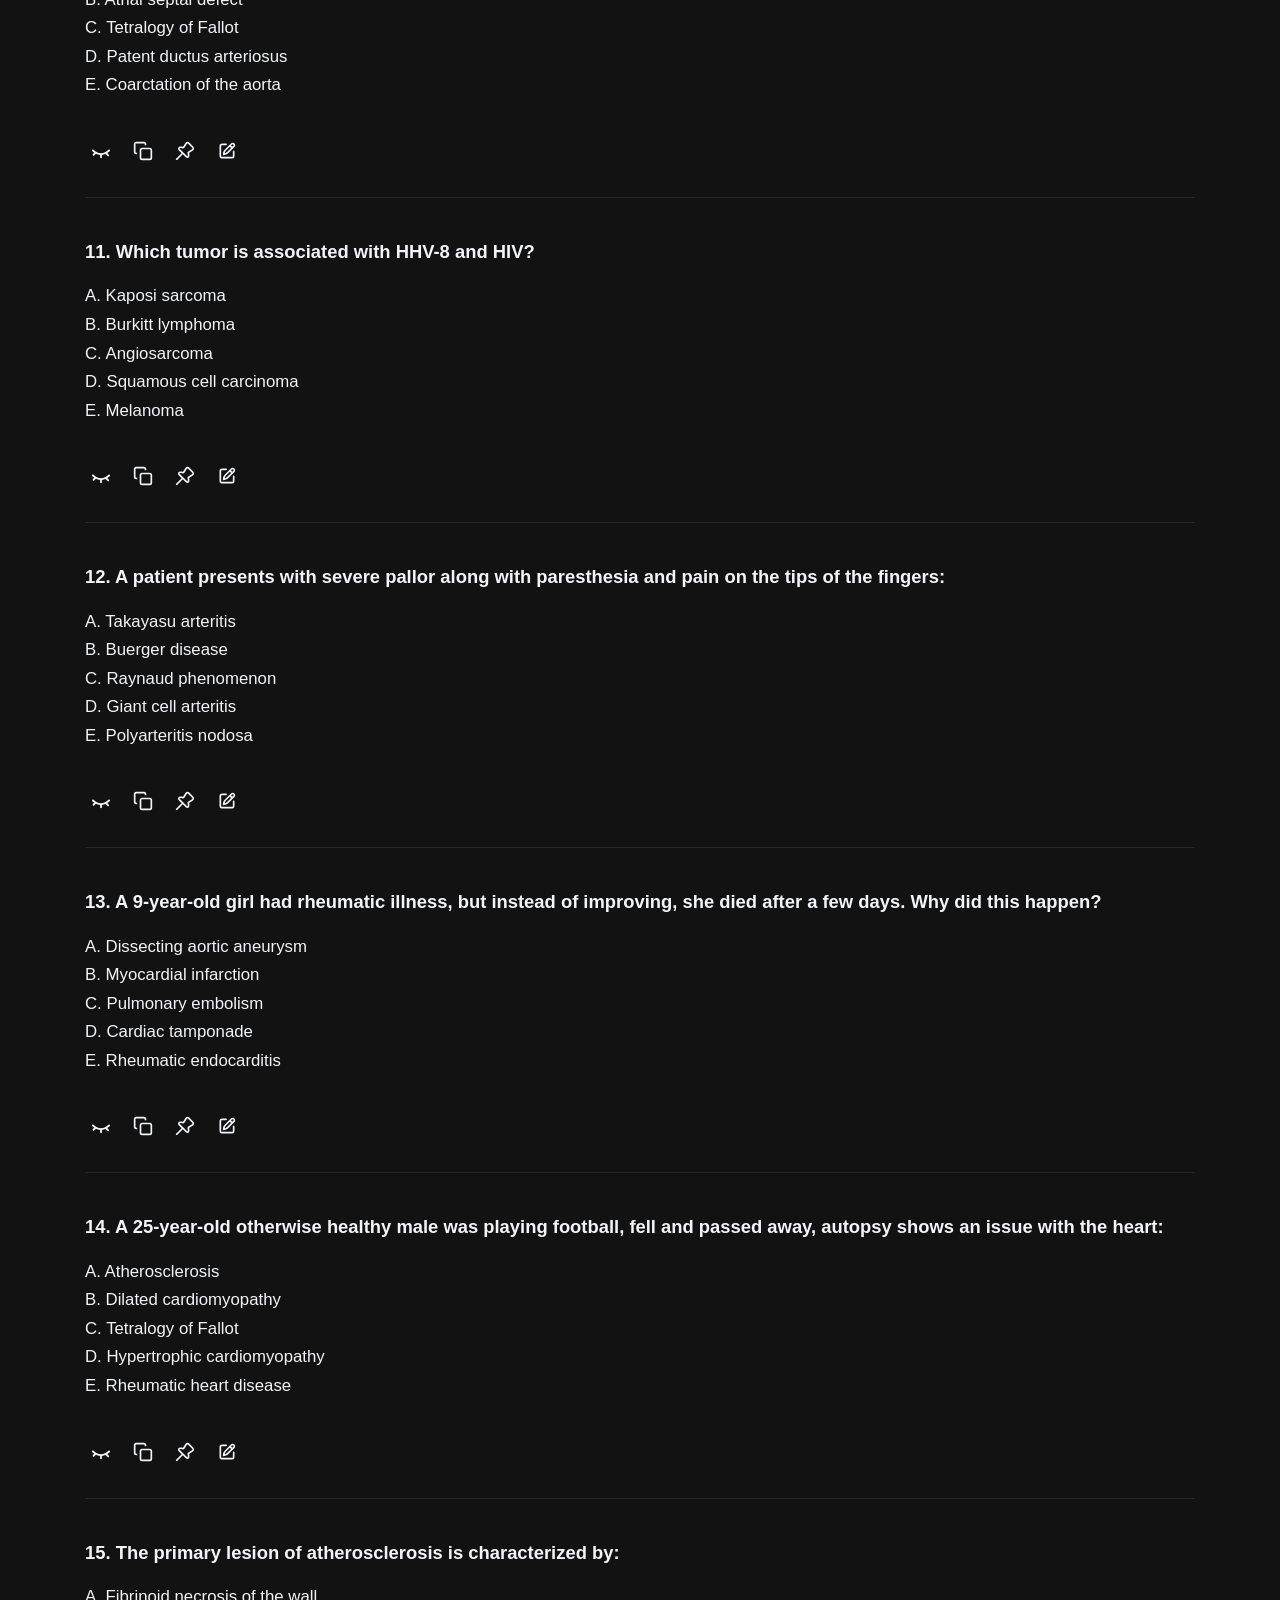
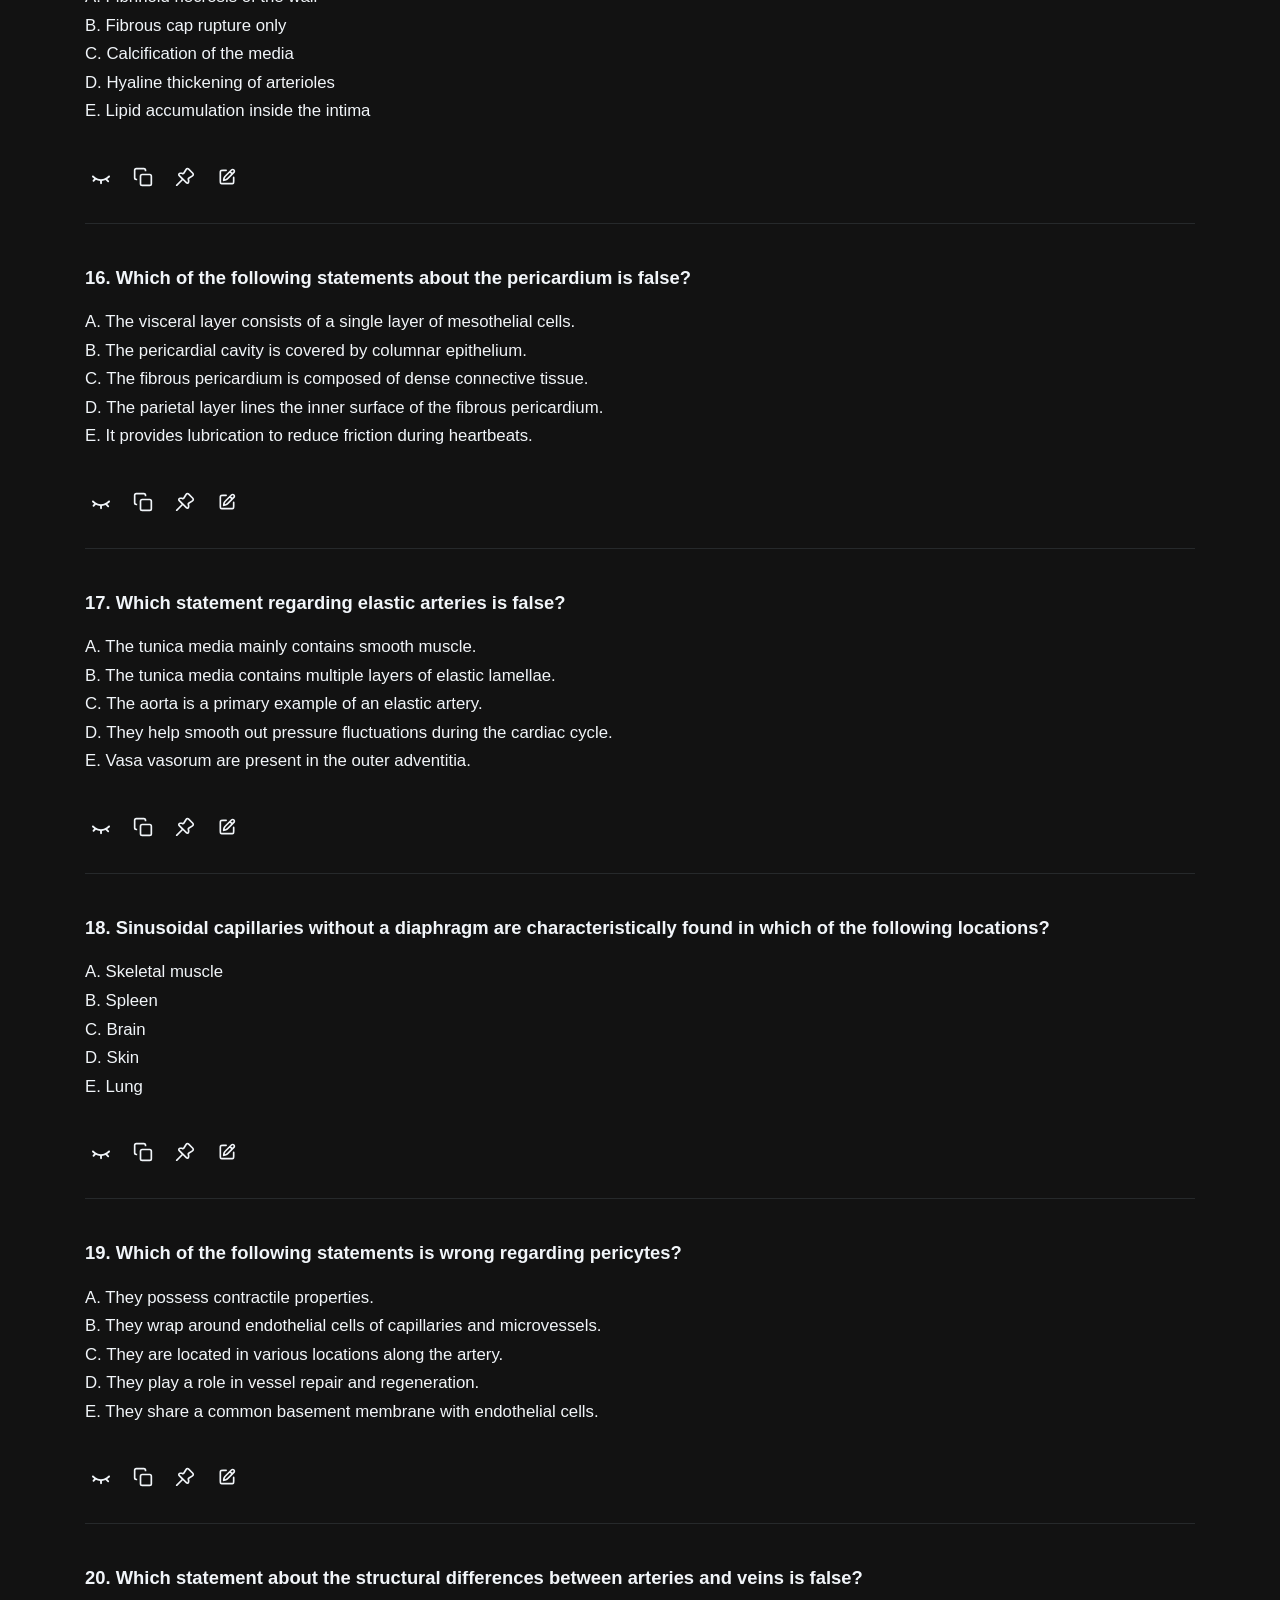
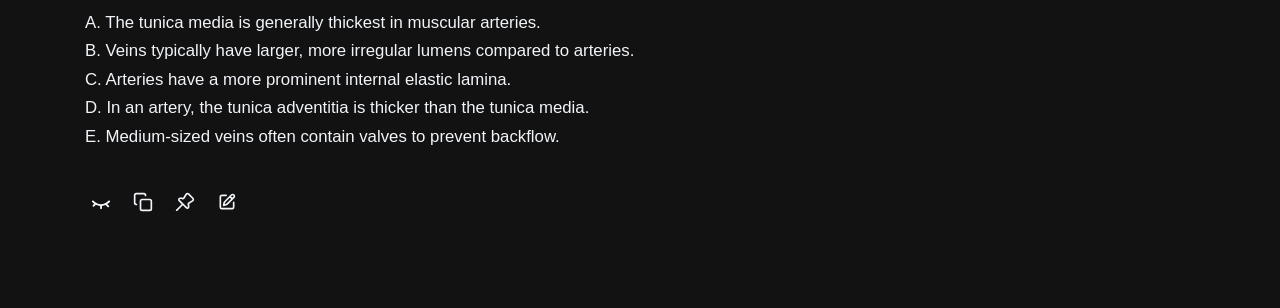
<file: CVS_FinalorEndblock_2023-2024.html>
<!DOCTYPE html>
<html lang="en">
<head>
    <meta charset="UTF-8">
    <meta name="viewport" content="width=device-width, initial-scale=1.0">
    <title>CVS_FinalorEndblock_2023-2024</title>


    <style>
       :root {
            --bg-body: #121212;
            --text-main: #f1f5f9;
            --text-opts: #f1f5f9;
            --header-bg: #f1f5f9;
            --header-text: #0f172a;
            --border-color: #26292b;
            --input-bg: #1a1c1e;
            --input-border: #2a2f36;
            --ans-bg: #1e293b;
            --ans-text: #f0cf6a;
            --filter-bg: transparent;
            --correct-color: #f0cf6a;
            --btn-bg: #f8fafc; 
            --btn-text: #0f172a;
            --opts-bg: #1a1c1e;
            --icon-hover-bg: rgba(255,255,255,0.08);
        }

        [data-theme="light"] {
            --bg-body: #ffffff;
            --text-main: #000000;
            --text-opts: #333333;
            --header-bg: #333333;
            --header-text: #ffffff;
            --border-color: #e0e0e0;
            --input-bg: #fcfcfc;
            --input-border: #cccccc;
            --ans-bg: #eef6e4;
            --ans-text: #2e7d32;
            --filter-bg: transparent;
            --correct-color: #2e7d32;
            --btn-bg: #52525b; 
            --btn-text: #ffffff;
            --opts-bg: #eef6e4;
            --icon-hover-bg: rgba(0,0,0,0.06);
        }

        
        @media print {
            body * {
                visibility: hidden !important;
            }
            body::before {
                content: "Printing is disabled for this document.";
                visibility: visible;
                display: block;
                text-align: center;
                margin-top: 40vh;
                font-size: 1.2rem;
            }
        }

        body {
            -webkit-user-select: none;
            user-select: none;
            -webkit-tap-highlight-color: transparent;
            background-color: var(--bg-body);
            color: var(--text-main);
            font-family: -apple-system, BlinkMacSystemFont, "Segoe UI", Roboto, sans-serif;
            margin: 0;
            display: flex;
            justify-content: center;
            transition: background-color 0.3s ease;
            overflow-x: hidden;
        }

          .theme-toggle,
        .subject-toggle,
        .subject-dropdown-item,
        .eye-btn,
        .icon-btn,
        .copy-btn,
        .pin-btn,
        .draw-btn,
        .answer-text,
        .lecture-select-btn,
        .lecture-dropdown-item,
        .search-toggle-btn,
        .search-close-btn,
        button {
            -webkit-tap-highlight-color: transparent;
        }

        /* Show the hand/pointer cursor on every clickable control so it
           doesn't fall back to the default Windows arrow on hover */
        button,
        .theme-toggle,
        .subject-toggle,
        .subject-dropdown-item,
        .eye-btn,
        .icon-btn,
        .copy-btn,
        .pin-btn,
        .draw-btn,
        .lecture-select-btn,
        .lecture-dropdown-item,
        .search-toggle-btn,
        .search-close-btn {
            cursor: pointer;
        }

        .container {
            width: 100%;
            max-width: 1150px;
            padding: 20px;
            box-sizing: border-box;
        }

        .header { 
            text-align: center; 
            margin-bottom: 15px;
            background-color: var(--input-bg);
            border: 1px solid var(--input-border);
            color: var(--text-main);
            padding: 8px 12px;
            min-height: 28px;
            border-radius: 7px;
            display: flex;
            justify-content: space-between;
            align-items: center;
            box-sizing: border-box;
            transition: all 0.2s ease;
        }

        .header-title-wrap {
            display: flex;
            align-items: center;
            gap: 12px;
            flex: 1;
            min-width: 0;
        }

        .header-title {
            font-size: 0.90rem;
            font-weight: 800;
            color: var(--text-main);
            white-space: nowrap;
            overflow: hidden;
            text-overflow: ellipsis;
        }

        @media (max-width: 480px) {
            .header {
                align-items: center;
            }
            .header-title-wrap {
                align-items: center;
            }
            .header-title {
                font-size: 0.80rem;
                white-space: normal;
                overflow: visible;
                text-overflow: clip;
                word-break: break-word;
                line-height: 1.4;
                text-align: left;
            }
            .title-line1,
            .title-line2 {
                display: block;
            }
            .title-sep-2 {
                display: none;
            }
        }

        .header-actions {
            display: flex;
            align-items: center;
            gap: 10px;
            flex-shrink: 0;
        }

        .icon-divider {
            width: 1px;
            height: 24px;
            background-color: var(--input-border);
            flex-shrink: 0;
        }

        /* Remove the divider lines between the search / subject / theme
           icons in the header, without affecting the one used in the
           active-search state (between the search box and close button). */
        #header-normal-right .icon-divider {
            display: none;
        }

        .controls-row { display: flex; gap: 12px; margin-bottom: 10px; }

        .search-wrapper {
            position: relative;
            flex: 1;
            display: flex;
            align-items: center;
        }

        .search-wrapper svg {
            position: absolute;
            left: 12px;
            color: var(--text-opts);
            z-index: 1;
        }

        #search-input {
            width: 100%;
            padding: 8px 10px 8px 40px;
            font-size: 1rem;
            border: none;
            background-color: transparent;
            color: var(--text-main);
            border-radius: 7px;
            outline: none;
        }

        .theme-toggle {
            background-color: transparent;
            border: none;
            color: var(--text-main);
            width: 33px;
            height: 33px;
            border-radius: 7px;
            display: flex;
            align-items: center;
            justify-content: center;
            transition: all 0.3s;
            flex-shrink: 0;
        }

        .search-toggle-btn {
            background-color: transparent;
            border: none;
            color: var(--text-main);
            width: 36px;
            height: 36px;
            border-radius: 7px;
            display: flex;
            align-items: center;
            justify-content: center;
            transition: all 0.3s;
            flex-shrink: 0;
        }

        .theme-toggle:hover,
        .search-toggle-btn:hover,
        .subject-toggle:hover {
            background-color: var(--icon-hover-bg);
        }

        /* Takeover styles */
        .search-takeover-wrap {
            display: none;
            width: 100%;
            align-items: center;
        }

        .search-takeover-wrap.open {
            display: flex;
        }

        .search-close-btn {
            background-color: transparent;
            border: none;
            color: var(--text-main);
            width: 36px;
            height: 36px;
            border-radius: 7px;
            display: flex;
            align-items: center;
            justify-content: center;
            transition: all 0.3s;
            flex-shrink: 0;
        }

        .search-close-btn:hover {
    background-color: rgba(255,255,255,0.08);
}

[data-theme="light"] .search-close-btn:hover {
    background-color: rgba(0,0,0,0.06);
}

.search-close-btn:focus {
    outline: none;
}

        /* Subject picker dropdown */
        .subject-toggle-wrapper {
            position: relative;
            display: inline-block;
        }

        .subject-toggle {
            background-color: transparent;
            border: none;
            color: var(--text-main);
            width: 36px;
            height: 36px;
            border-radius: 7px;
            display: flex;
            align-items: center;
            justify-content: center;
            transition: all 0.3s;
            flex-shrink: 0;
        }

        .subject-toggle svg {
            stroke: none !important;
            fill: var(--text-main);
            pointer-events: none;
        }

        .subject-toggle.dropdown-open {
            border-color: rgba(255,255,255,0.3);
            background: rgba(40, 42, 45, 0.9);
        }

        .subject-toggle.dropdown-open svg { fill: var(--text-main); }

        [data-theme="light"] .subject-toggle.dropdown-open {
            border-color: #121212;
            background: rgba(255,255,255,1);
        }

        .subject-dropdown {
            position: absolute;
            top: calc(100% + 8px);
            right: 0;
            background: #111111;
            border: 1px solid rgba(255,255,255,0.13);
            border-radius: 14px;
            overflow: hidden;
            min-width: 210px;
            z-index: 9999;
            opacity: 0;
            pointer-events: none;
            transform: translateY(-6px) scale(0.97);
            transition: opacity 0.22s ease, transform 0.22s ease;
            box-shadow: 0 16px 48px rgba(0,0,0,0.65);
        }

        .subject-dropdown.open {
            opacity: 1;
            transform: translateY(0) scale(1);
            pointer-events: all;
        }

        [data-theme="light"] .subject-dropdown {
            background: #ffffff;
            border-color: rgba(0,0,0,0.13);
            box-shadow: 0 16px 48px rgba(0,0,0,0.15);
        }

        .subject-dropdown-header {
            padding: 10px 10px 10px 16px;
            font-size: 0.72rem;
            font-weight: 700;
            color: #555;
            letter-spacing: 0.09em;
            text-transform: uppercase;
            border-bottom: 1px solid rgba(255,255,255,0.08);
            display: flex;
            align-items: center;
            justify-content: space-between;
            text-align: left;
        }

        [data-theme="light"] .subject-dropdown-header {
            border-bottom-color: rgba(0,0,0,0.08);
            color: #999;
        }

        /* Cap the list to ~8 rows tall (incl. All); the rest scrolls inside
           the dropdown, and overscroll-behavior stops that scroll from
           chaining into the page once it reaches the end. */
        .subject-dropdown-items {
            max-height: 348px;
            overflow-y: auto;
            overscroll-behavior: contain;
            scrollbar-width: thin;
            scrollbar-color: rgba(255,255,255,0.25) transparent;
        }

        [data-theme="light"] .subject-dropdown-items {
            scrollbar-color: rgba(0,0,0,0.25) transparent;
        }

        .subject-dropdown-items::-webkit-scrollbar {
            width: 6px;
        }

        .subject-dropdown-items::-webkit-scrollbar-track {
            background: transparent;
        }

        .subject-dropdown-items::-webkit-scrollbar-thumb {
            background-color: rgba(255,255,255,0.25);
            border-radius: 6px;
        }

        [data-theme="light"] .subject-dropdown-items::-webkit-scrollbar-thumb {
            background-color: rgba(0,0,0,0.25);
        }

        .subject-dropdown-item {
            display: flex;
            align-items: center;
            gap: 11px;
            padding: 13px 16px;
            font-size: 0.88rem;
            font-weight: 700;
            color: #aaa;
            transition: background 0.15s ease, color 0.15s ease;
            user-select: none;
            text-align: left;
            white-space: nowrap;
        }

        [data-theme="light"] .subject-dropdown-item { color: #666; }

        .subject-dropdown-item:not(:last-child) {
            border-bottom: 1px solid rgba(255,255,255,0.06);
        }

        [data-theme="light"] .subject-dropdown-item:not(:last-child) {
            border-bottom-color: rgba(0,0,0,0.06);
        }

        .subject-dropdown-item:hover {
            background: rgba(255,255,255,0.06);
            color: #e2e8f0;
        }

        [data-theme="light"] .subject-dropdown-item:hover {
            background: rgba(0,0,0,0.04);
            color: #111;
        }

        .subject-dropdown-item.selected { color: #f1f5f9; }

        [data-theme="light"] .subject-dropdown-item.selected { color: #111; }

        .filter-option-dot {
            width: 8px;
            height: 8px;
            border-radius: 50%;
            border: 1.5px solid rgba(255,255,255,0.25);
            flex-shrink: 0;
            transition: background 0.15s ease, border-color 0.15s ease;
        }

        [data-theme="light"] .filter-option-dot { border-color: rgba(0,0,0,0.2); }

        .subject-dropdown-item.selected .filter-option-dot {
            background: #f1f5f9;
            border-color: #f1f5f9;
        }

        [data-theme="light"] .subject-dropdown-item.selected .filter-option-dot {
            background: #111;
            border-color: #111;
        }

        .controls-row { position: relative; }

        .lecture-select-wrapper {
            position: relative;
            display: flex;
            align-items: center;
            min-width: 0;
            flex: 1 1 auto;
        }

        .lecture-select-btn {
            background: transparent;
            border: none;
            display: flex;
            align-items: center;
            gap: 6px;
            min-width: 0;
            max-width: 100%;
            padding: 4px 6px;
            margin: -4px -6px;
            border-radius: 6px;
            transition: background-color 0.2s ease;
        }

        .lecture-select-btn:hover {
            background-color: rgba(255,255,255,0.06);
        }

        [data-theme="light"] .lecture-select-btn:hover {
            background-color: rgba(0,0,0,0.04);
        }

        .lecture-chevron {
            flex-shrink: 0;
            color: var(--text-main);
            transition: transform 0.2s ease;
            position: relative;
            top: 2px;
        }

        .lecture-select-btn.dropdown-open .lecture-chevron {
            transform: rotate(180deg);
        }

        .lecture-dropdown {
            position: absolute;
            top: calc(100% + 13px);
            left: 0;
            background: #111111;
            border: 1px solid rgba(255,255,255,0.13);
            border-radius: 14px;
            overflow: hidden;
            width: 290px;
            max-width: 80vw;
            z-index: 50;
            opacity: 0;
            pointer-events: none;
            transform: translateY(-6px) scale(0.97);
            transition: opacity 0.22s ease, transform 0.22s ease;
            box-shadow: 0 16px 48px rgba(0,0,0,0.65);
        }

        

        .lecture-dropdown.open {
            opacity: 1;
            transform: translateY(0) scale(1);
            pointer-events: all;

        }

        [data-theme="light"] .lecture-dropdown {
            background: #ffffff;
            border-color: rgba(0,0,0,0.13);
            box-shadow: 0 16px 48px rgba(0,0,0,0.15);
        }

        .lecture-dropdown-header {
            padding: 10px 10px 10px 16px;
            font-size: 0.70rem;
            font-weight: 700;
            letter-spacing: 0.09em;
            text-transform: uppercase;
            color: #777;
            text-align: left;
            border-bottom: 1px solid rgba(255,255,255,0.13);
            display: flex;
            align-items: center;
            justify-content: space-between;
        }

        [data-theme="light"] .lecture-dropdown-header {
            color: #999;
            border-bottom-color: rgba(0,0,0,0.13);
        }

        .dropdown-close-btn {
            display: flex;
            align-items: center;
            justify-content: center;
            width: 24px;
            height: 24px;
            padding: 0;
            border: none;
            border-radius: 6px;
            background: transparent;
            color: #888;
            flex-shrink: 0;
            transition: background-color 0.15s ease, color 0.15s ease;
        }

        .dropdown-close-btn svg {
            width: 13px;
            height: 13px;
            pointer-events: none;
        }

        .dropdown-close-btn:hover {
            background-color: rgba(255,255,255,0.1);
            color: #f1f5f9;
        }

        [data-theme="light"] .dropdown-close-btn:hover {
            background-color: rgba(0,0,0,0.06);
            color: #111;
        }

        /* Cap the list to ~7 rows tall; anything beyond that scrolls
           inside the dropdown instead of growing the page. */
        .lecture-dropdown-items {
            max-height: 329px;
            overflow-y: auto;
            overscroll-behavior: contain;
            scrollbar-width: thin;
            scrollbar-color: rgba(255,255,255,0.25) transparent;
        }

        [data-theme="light"] .lecture-dropdown-items {
            scrollbar-color: rgba(0,0,0,0.25) transparent;
        }

        .lecture-dropdown-items::-webkit-scrollbar {
            width: 6px;
        }

        .lecture-dropdown-items::-webkit-scrollbar-track {
            background: transparent;
        }

        .lecture-dropdown-items::-webkit-scrollbar-thumb {
            background-color: rgba(255,255,255,0.25);
            border-radius: 6px;
        }

        [data-theme="light"] .lecture-dropdown-items::-webkit-scrollbar-thumb {
            background-color: rgba(0,0,0,0.25);
        }

        .lecture-dropdown-item {
            display: flex;
            align-items: flex-start;
            gap: 11px;
            padding: 13px 16px;
            font-size: 0.88rem;
            font-weight: 700;
            color: #aaa;
            transition: background 0.15s ease, color 0.15s ease;
            user-select: none;
            text-align: left;
        }

        [data-theme="light"] .lecture-dropdown-item { color: #666; }

        .lecture-dropdown-item:not(:last-child) {
            border-bottom: 1px solid rgba(255,255,255,0.06);
        }

        [data-theme="light"] .lecture-dropdown-item:not(:last-child) {
            border-bottom-color: rgba(0,0,0,0.06);
        }

        .lecture-dropdown-item:hover {
            background: rgba(255,255,255,0.06);
            color: #e2e8f0;
        }

        [data-theme="light"] .lecture-dropdown-item:hover {
            background: rgba(0,0,0,0.04);
            color: #111;
        }

        .lecture-dropdown-item.selected { color: #f1f5f9; }

        [data-theme="light"] .lecture-dropdown-item.selected { color: #111; }

        .lecture-item-text {
            flex: 1;
            min-width: 0;
            line-height: 1.4;
            white-space: normal;
            word-break: break-word;
            padding-top: 1px;
        }

        .lecture-dot {
            width: 8px;
            height: 8px;
            margin-top: 5px;
            border-radius: 50%;
            border: 1.5px solid rgba(255,255,255,0.25);
            flex-shrink: 0;
            transition: background 0.15s ease, border-color 0.15s ease;
        }

        [data-theme="light"] .lecture-dot { border-color: rgba(0,0,0,0.2); }

        .lecture-dropdown-item.selected .lecture-dot {
            background: #f1f5f9;
            border-color: #f1f5f9;
        }

        [data-theme="light"] .lecture-dropdown-item.selected .lecture-dot {
            background: #111;
            border-color: #111;
        }

        .divider { border: none; margin-bottom: 12px; }

        .q-block {
            position: relative;
            margin-bottom: 40px;
            border-bottom: 1px solid var(--border-color);
            padding-bottom: 30px;
        }

        .q-block:last-child { border-bottom: none; }
        .q-text { font-size: 1.15rem; font-weight: 600; margin-bottom: 12px; line-height: 1.5; }
        .opts { list-style-type: none; padding: 0; line-height: 1.7; font-size: 1.05rem; color: var(--text-opts); margin-bottom: 15px; }

        .ans-row {
            display: flex;
            justify-content: space-between;
            align-items: center;
            flex-wrap: wrap;
            gap: 10px;
        }

        .ans-row--multi {
            flex-direction: column;
            align-items: flex-start;
            justify-content: flex-start;
            gap: 8px;
        }
        
        .ans-btn:hover {
            opacity: 0.9;
        }
        .ans-btn:active {
            transform: scale(0.98);
        }

        .ans-btn.revealed {
            background-color: var(--ans-bg);
            color: var(--ans-text);
            padding: 7px 12px;
            font-size: 16px;
            white-space: pre-line;
            text-align: left;
        }

        mark { background-color: #f0cf6a; color: #000; }
        .opts li.correct-option { color: var(--correct-color); font-weight: 650; background-color: var( --opts-bg); display: inline-block; padding: 0 7px 0 1px; border-radius: 4px;}
        
        .section-heading {
            display: flex;
            flex-direction: column;
            gap: 10px;
            padding-bottom: 14px;
            margin-bottom: 20px;
            border-bottom: 1px solid var(--border-color);
        }

        .section-heading-row {
            display: flex;
            justify-content: space-between;
            align-items: center;
            gap: 16px;
        }

        /* Optional small note shown under the "All" heading on first open,
           above the divider line. Not every file needs one — to remove it,
           just clear the CONTENT_NOTE constant near the top of the script
           (or delete it). */
        .section-note {
            font-size: 0.80rem;
            font-weight: 400;
            line-height: 1.5;
            color: #999;
        }

        [data-theme="light"] .section-note {
            color: #9a9a9a;
        }

        .no-results {
            text-align: center;
            padding: 60px 20px;
            color: var(--text-opts);
            font-size: 1.15rem;
            font-weight: 500;
            opacity: 0.6;
            box-sizing: border-box;
            width: 100%;
            display: block; 
        }

        .section-heading-title {
            font-size: 1.10rem;
            font-weight: 700;
            color: var(--text-main);
            min-width: 0;
            overflow: hidden;
            text-overflow: ellipsis;
            white-space: nowrap;
        }

        /* Two versions of the lecture/subject name are rendered together:
           .label-full (complete text, used on larger screens) and
           .label-short (hard-capped to 25 characters + "…", used on small
           screens). Only one is shown at a time via the media query below. */
        .label-short { display: none; }

        /* Subject names (e.g. "Microbiology 🦠") are shown a bit larger
           than individual lecture names (e.g. "Trachea, bronch..."). */
        .section-heading-title.subject-title {
            font-size: 1.22rem;
        }

        .mcq-count-badge {
            font-size: 0.70rem;
            font-weight: 700;
            color: var(--text-main);
            border: 1px solid var(--text-main);
            padding: 2px 5px;
            border-radius: 3px;
            letter-spacing: 0.05em;
            white-space: nowrap;
            flex-shrink: 0;
        }

        @media (max-width: 480px) {
            .section-heading-title {
                font-size: 1rem;
            }
            .section-heading-title.subject-title {
                font-size: 1.12rem;
            }
            .label-full { display: none; }
            .label-short { display: inline; }
        }

        /* Eye / Copy / Pin icon buttons */
        .ans-row {
            justify-content: flex-start !important;
            position: relative;
            z-index: 10;
        }

        .icon-btn, .eye-btn {
            background: transparent;
            border: none;
            display: inline-flex;
            align-items: center;
            justify-content: center;
            color: var(--text-main);
            padding: 6px;
            border-radius: 6px;
            transition: background-color 0.2s ease, opacity 0.2s ease, color 0.2s ease;
            margin-top: 20px;
        }

        .icon-btn:hover, .eye-btn:hover {
            background-color: var(--icon-hover-bg);
        }

        .icon-btn svg, .eye-btn svg {
            width: 20px;
            height: 20px;
            display: block;
            fill: currentColor;
        }

        .eye-btn svg.icon-eye-open {
            width: 22px;
            height: 22px;
        }

        .eye-btn[data-revealed="true"] {
            color: var(--correct-color);
        }

        .pin-btn[data-pinned="true"] {
             color: var(--correct-color);
        }

        .eye-part-row {
            display: flex;
            align-items: center;
            gap: 8px;
        }

        .eye-part-label {
            font-size: 0.75rem;
            font-weight: 700;
            color: var(--text-opts);
            opacity: 0.7;
            min-width: 12px;
            text-align: center;
        }

        .answer-text {
            display: none;
            width: 100%;
            box-sizing: border-box;
            background-color: var(--opts-bg);
            color: var(--correct-color);
            font-weight: 800;
            font-size: 15px;
            padding: 7px 12px;
            border-radius: 5px;
        }

        .case-block .answer-text {
            width: auto;
            max-width: 100%;
            white-space: pre-line;
            text-align: left;
            margin-top: 10px;
        }

        .copy-wrap {
            position: relative;
            display: inline-flex;
        }

        .copy-btn svg {
            transition: opacity 0.15s ease, transform 0.15s ease;
        }

        .copy-btn.copied {
            color: var(--correct-color);
        }

        .copy-btn.copied svg {
            animation: copy-check-pop 0.3s ease;
        }

        @keyframes copy-check-pop {
            0% { transform: scale(0.6); opacity: 0; }
            60% { transform: scale(1.15); opacity: 1; }
            100% { transform: scale(1); opacity: 1; }
        }

        /* Multi-case questions (e.g. Q29 style) */
        .case-block {
            position: relative;
            margin-top: 14px;
            padding-top: 10px;
        }

        .case-block:first-of-type {
            margin-top: 16px;
        }

        .case-eye-row {
            margin-top: 2px;
        }

        .case-eye-row .eye-btn {
            margin-top: 6px;
        }

        /* Case questions (Q21, Q22): the reveal button itself turns into
           the answer box, instead of showing an open-eye icon plus a
           separate answer box. */
        .case-eye-row .eye-btn.case-answer-revealed {
            display: block;
            width: auto;
            max-width: 100%;
            background-color: var(--opts-bg);
            color: var(--correct-color);
            font-weight: 800;
            font-size: 15px;
            padding: 7px 12px;
            border-radius: 5px;
            white-space: pre-line;
            text-align: left;
            cursor: pointer;
        }

        .case-actions-row {
            display: flex;
            align-items: center;
            gap: 10px;
            margin-top: 16px;
            padding-top: 14px;
            border-top: 1px dashed var(--border-color);
            position: relative;
            z-index: 10;
        }

        .case-actions-row .icon-btn {
            margin-top: 0;
        }

        .case-text {
            font-size: 1.02rem;
            font-weight: 600;
            margin-bottom: 10px;
            line-height: 1.5;
        }

        
        .draw-overlay {
            position: absolute;
            top: 0;
            left: 0;
            width: 100%;
            height: 100%;
            z-index: 5;
            pointer-events: none;
            touch-action: none;
        }

        .draw-overlay.draw-overlay--outer {
            top: -40px;
            height: calc(100% + 40px);
        }

        .draw-overlay.active {
            pointer-events: auto;
            cursor: crosshair;
            touch-action: none;
        }

        /* While any question's drawing mode is on, block page scrolling so a
           stylus/finger stroke never gets interpreted as a scroll gesture.
           Buttons remain clickable since taps don't trigger this. */
        html.drawing-lock,
        body.drawing-lock {
            touch-action: none;
            overscroll-behavior: none;
        }

        .draw-overlay .draw-path {
            stroke: #ff0000;
            stroke-width: 3;
            fill: none;
            stroke-linecap: round;
            stroke-linejoin: round;
        }

    </style>

</head>

<body oncontextmenu="return false;">

<div class="container">
    <div class="header" id="header">
        <!-- NORMAL HEADER STATE -->
        <div cla+ss="header-title-wrap" id="header-normal-left">
            <span class="header-title"><span class="title-line1">CVS 🫀&nbsp;·&nbsp; Final or End-Block</span><span class="title-sep-2">&nbsp;·&nbsp;</span><span class="title-line2">2023-2024</span></span>

        </div>

        <div class="header-actions" id="header-normal-right">
            <button class="search-toggle-btn" id="search-toggle-btn" onclick="toggleSearchBar()" title="Search">
                <svg width="18" height="18" viewBox="0 0 24 24" fill="none" xmlns="http://www.w3.org/2000/svg"><path d="M14.9536 14.9458L21 21M17 10C17 13.866 13.866 17 10 17C6.13401 17 3 13.866 3 10C3 6.13401 6.13401 3 10 3C13.866 3 17 6.13401 17 10Z" stroke="currentColor" stroke-width="2" stroke-linecap="round" stroke-linejoin="round"></path></svg>
            </button>

            <div class="icon-divider"></div>

            <div class="subject-toggle-wrapper">
                <div class="subject-toggle" id="subject-toggle-btn" onclick="toggleSubjectDropdown()" title="Filter by subject">
                    <svg width="20" height="20" viewBox="0 0 24 24" xmlns="http://www.w3.org/2000/svg"><path fill-rule="evenodd" clip-rule="evenodd" d="M9.90693 3.9999C9.93791 3.99996 9.96894 4.00001 10 4.00001C10.0311 4.00001 10.0621 3.99996 10.0931 3.9999C10.4618 3.99929 10.8242 3.99869 11.147 4.08519C12.0098 4.31636 12.6836 4.99023 12.9148 5.85296C13.0013 6.1758 13.0007 6.53821 13.0001 6.90693C13.0001 6.93792 13 6.96895 13 7.00001H21C21.5523 7.00001 22 7.44772 22 8.00001C22 8.55229 21.5523 9.00001 21 9.00001H13C13 9.03107 13.0001 9.0621 13.0001 9.09309C13.0007 9.46181 13.0013 9.82422 12.9148 10.1471C12.6836 11.0098 12.0098 11.6837 11.147 11.9148C10.8242 12.0013 10.4618 12.0007 10.0931 12.0001C10.0621 12.0001 10.0311 12 10 12C9.96894 12 9.93791 12.0001 9.90692 12.0001C9.5382 12.0007 9.17579 12.0013 8.85295 11.9148C7.99022 11.6837 7.31635 11.0098 7.08519 10.1471C6.99868 9.82421 6.99928 9.46181 6.9999 9.09308C6.99995 9.0621 7 9.03106 7 9.00001H5C4.44772 9.00001 4 8.55229 4 8.00001C4 7.44772 4.44772 7.00001 5 7.00001H7C7 6.96895 6.99995 6.93792 6.9999 6.90693C6.99928 6.53821 6.99868 6.1758 7.08519 5.85296C7.31635 4.99023 7.99022 4.31636 8.85295 4.08519C9.17579 3.99869 9.5382 3.99929 9.90693 3.9999ZM9.49861 6.00536C9.39195 6.01022 9.36685 6.01805 9.37059 6.01704C9.19804 6.06328 9.06327 6.19805 9.01704 6.3706C9.0162 6.37411 9.00963 6.40483 9.00535 6.49861C9.00024 6.61064 9 6.75845 9 7.00001V9.00001C9 9.24156 9.00024 9.38937 9.00535 9.5014C9.01021 9.60806 9.01804 9.63315 9.01704 9.62942C9.06327 9.80196 9.19804 9.93674 9.37059 9.98297C9.36685 9.98197 9.39195 9.98979 9.49861 9.99466C9.61063 9.99977 9.75844 10 10 10C10.2416 10 10.3894 9.99977 10.5014 9.99466C10.608 9.98979 10.6331 9.98197 10.6294 9.98297C10.802 9.93674 10.9367 9.80196 10.983 9.62942C10.982 9.63315 10.9898 9.60806 10.9946 9.5014C10.9998 9.38937 11 9.24156 11 9.00001V7.00001C11 6.75845 10.9998 6.61064 10.9946 6.49861C10.9898 6.39196 10.982 6.36686 10.983 6.3706M9.49861 6.00536C9.61063 6.00025 9.75844 6.00001 10 6.00001L9.49861 6.00536ZM10 6.00001C10.2416 6.00001 10.3894 6.00025 10.5014 6.00536L10 6.00001ZM10.5014 6.00536C10.5952 6.00963 10.6259 6.0162 10.6294 6.01704L10.5014 6.00536ZM10.6298 6.01713C10.6298 6.01713 10.6296 6.0171 10.6294 6.01704L10.6298 6.01713ZM15.9069 11.9999C15.9379 12 15.9689 12 16 12C16.0311 12 16.0621 12 16.0931 11.9999C16.4618 11.9993 16.8242 11.9987 17.147 12.0852C18.0098 12.3164 18.6836 12.9902 18.9148 13.853C19.0013 14.1758 19.0007 14.5382 19.0001 14.9069C19.0001 14.9379 19 14.9689 19 15H21C21.5523 15 22 15.4477 22 16C22 16.5523 21.5523 17 21 17H19C19 17.0311 19.0001 17.0621 19.0001 17.0931C19.0007 17.4618 19.0013 17.8242 18.9148 18.1471C18.6836 19.0098 18.0098 19.6837 17.147 19.9148C16.8242 20.0013 16.4618 20.0007 16.0931 20.0001C16.0621 20.0001 16.0311 20 16 20C15.9689 20 15.9379 20.0001 15.9069 20.0001C15.5382 20.0007 15.1758 20.0013 14.853 19.9148C13.9902 19.6837 13.3164 19.0098 13.0852 18.1471C12.9987 17.8242 12.9993 17.4618 12.9999 17.0931C12.9999 17.0621 13 17.0311 13 17H5C4.44772 17 4 16.5523 4 16C4 15.4477 4.44772 15 5 15H13C13 14.969 12.9999 14.9379 12.9999 14.9069C12.9993 14.5382 12.9987 14.1758 13.0852 13.853C13.3164 12.9902 13.9902 12.3164 14.853 12.0852C15.1758 11.9987 15.5382 11.9993 15.9069 11.9999ZM15.4986 14.0054C15.392 14.0102 15.3669 14.018 15.3706 14.017C15.198 14.0633 15.0633 14.1981 15.017 14.3706C15.018 14.3669 15.0102 14.392 15.0054 14.4986C15.0002 14.6106 15 14.7585 15 15V17C15 17.2416 15.0002 17.3894 15.0054 17.5014C15.0102 17.6081 15.018 17.6332 15.017 17.6294C15.0633 17.802 15.198 17.9367 15.3706 17.983C15.3669 17.982 15.392 17.9898 15.4986 17.9947C15.6106 17.9998 15.7584 18 16 18C16.2416 18 16.3894 17.9998 16.5014 17.9947C16.608 17.9898 16.6331 17.982 16.6294 17.983C16.802 17.9367 16.9367 17.802 16.983 17.6294C16.982 17.6332 16.9898 17.6081 16.9946 17.5014C16.9998 17.3894 17 17.2416 17 17V15C17 14.7585 16.9998 14.6106 16.9946 14.4986C16.9898 14.392 16.982 14.3669 16.983 14.3706C16.9367 14.1981 16.802 14.0633 16.6294 14.017C16.6331 14.018 16.608 14.0102 16.5014 14.0054C16.3894 14.0002 16.2416 14 16 14C15.7584 14 15.6106 14.0002 15.4986 14.0054Z"/></svg>
                </div>
                <div class="subject-dropdown" id="subject-dropdown">
                    <div class="subject-dropdown-header">
                        <span>Subject</span>
                        <button type="button" class="dropdown-close-btn" onclick="closeSubjectDropdown()" title="Close" aria-label="Close">
                            <svg viewBox="0 0 24 24" fill="none" stroke="currentColor" stroke-width="2.4" stroke-linecap="round" stroke-linejoin="round"><line x1="18" y1="6" x2="6" y2="18"></line><line x1="6" y1="6" x2="18" y2="18"></line></svg>
                        </button>
                    </div>
                    <div class="subject-dropdown-items">
                    
                 
                 <div class="subject-dropdown-item" data-subject="All" onclick="selectSubjectFilter('All', this)"><span class="filter-option-dot"></span>All</div>
               
                 <div class="subject-dropdown-item" data-subject="Physiology" onclick="selectSubjectFilter('Physiology', this)"><span class="filter-option-dot"></span>Physiology ⚡</div>
                    <div class="subject-dropdown-item" data-subject="Pathology" onclick="selectSubjectFilter('Pathology', this)"><span class="filter-option-dot"></span>Pathology 🔬</div>
                    <div class="subject-dropdown-item" data-subject="Histology" onclick="selectSubjectFilter('Histology', this)"><span class="filter-option-dot"></span>Histology 🫁</div>
                    
                </div>
                </div>
            </div>

            <div class="icon-divider"></div>

            <button class="theme-toggle" onclick="toggleTheme()">
                <svg id="theme-icon" width="21" height="21" viewBox="0 0 24 24" fill="none" stroke="currentColor" stroke-width="2">
                    <circle cx="12" cy="12" r="5"></circle><line x1="12" y1="1" x2="12" y2="3"></line><line x1="12" y1="21" x2="12" y2="23"></line><line x1="4.22" y1="4.22" x2="5.64" y2="5.64"></line><line x1="18.36" y1="18.36" x2="19.78" y2="19.78"></line><line x1="1" y1="12" x2="3" y2="12"></line><line x1="21" y1="12" x2="23" y2="12"></line><line x1="4.22" y1="19.78" x2="5.64" y2="18.36"></line><line x1="18.36" y1="5.64" x2="19.78" y2="4.22"></line>
                </svg>
            </button>
        </div>

        <!-- ACTIVE SEARCH STATE (TAKEOVER WRAPPER WITH X ICON & DIVIDER ON THE RIGHT) -->
        <div class="search-takeover-wrap" id="search-takeover-wrap">
            <div class="search-wrapper">
                <svg width="18" height="18" viewBox="0 0 24 24" fill="none" xmlns="http://www.w3.org/2000/svg">
                    <path d="M14.9536 14.9458L21 21M17 10C17 13.866 13.866 17 10 17C6.13401 17 3 13.866 3 10C3 6.13401 6.13401 3 10 3C13.866 3 17 6.13401 17 10Z" stroke="currentColor" stroke-width="2" stroke-linecap="round" stroke-linejoin="round"></path>
                </svg>
                <input type="text" id="search-input" placeholder="Search questions..." onkeyup="handleSearch()">
            </div>
            
            <div class="icon-divider" style="margin: 0 4px 0 8px;"></div>
            
            <button class="search-close-btn" onclick="closeSearchBar()" title="Close Search">
                <!-- Premium Minimal X Close Icon -->
                <svg width="18" height="18" viewBox="0 0 24 24" fill="none" stroke="currentColor" stroke-width="2.5" stroke-linecap="round" stroke-linejoin="round">
                    <line x1="18" y1="6" x2="6" y2="18"></line>
                    <line x1="6" y1="6" x2="18" y2="18"></line>
                </svg>
            </button>
        </div>
    </div>

    <hr class="divider">
    <div id="quiz-content"></div>
</div>

<script>


const allQuestions = [
  
  
   { "n": 1, "s": "Physiology", "l": 2, "q": "What does not immediately happen during aerobic isotonic exercise?", "o": ["A. Heart rate increase", "B. Diastole increase", "C. Stroke volume increase", "D. Cardiac output increase", "E. Systolic blood pressure increase"], "a": "B" },
  { "n": 2, "s": "Physiology", "l": 2, "q": "What is the difference between SA node and ventricular node?", "o": ["A. SA node has a stable resting potential", "B. Ventricles contract faster than the SA node", "C. SA node has a faster rate of automaticity", "D. Ventricular node has a higher conductivity", "E. SA node is unstable potential"], "a": "E" },
  { "n": 3, "s": "Physiology", "l": 2, "q": "Which of the following is TRUE about the compensatory mechanisms of shock?", "o": ["A. Activation of RAAS", "B. Vasodilation", "C. Hyperperfusion", "D. Decrease heart contractility", "E. Redistribution of blood flow"], "a": "A" },
  { "n": 4, "s": "Physiology", "l": 2, "q": "During which of the stages is the AV valve still open?", "o": ["A. Isovolumetric contraction", "B. Atrial diastole", "C. Passive filling", "D. Rapid ejection", "E. Early diastole"], "a": "C" },
  { "n": 5, "s": "Physiology", "l": 2, "q": "When the pressure inside the ventricles is less than the atrium, which of the following is TRUE?", "o": ["A. Semilunar valves are closed", "B. Atrioventricular valve is open", "C. Ventricles are relaxed", "D. Aortic valve is closed", "E. Mitral valve is closed"], "a": "B" },
  { "n": 6, "s": "Physiology", "l": 2, "q": "Which of the following is an indicator of the bundle of His and ventricular conduction delay?", "o": ["A. PR interval", "B. QRS duration", "C. QT interval", "D. ST segment", "E. T wave amplitude"], "a": "B" },
  { "n": 7, "s": "Physiology", "l": 2, "q": "During hypertension, the baroreceptors of the aorta cause reflex:", "o": ["A. Decrease peripheral resistance", "B. Stimulate vasomotor activity", "C. Increase cardiac output", "D. Inhibit sympathetic activity", "E. Dilate peripheral blood vessels"], "a": "D" },
  { "n": 8, "s": "Physiology", "l": 2, "q": "Which type of capillaries are found in the liver?", "o": ["A. Continuous capillary", "B. Fenestrated capillary with diaphragm", "C. Fenestrated capillary without diaphragm", "D. Sinusoidal capillary", "E. Discontinuous capillary"], "a": "D" },

  { "n": 9, "s": "Pathology", "l": 2, "q": "For a fifty-five-year-old female patient with hypertension readings of 155/90, then 160/90, escalating to 255/120 after 3 months, which of the following pathologies is most likely?", "o": ["A. Monckeberg's arteriosclerosis", "B. Hyaline arteriosclerosis", "C. Aneurysm formation", "D. Fibromuscular dysplasia", "E. Hyperplastic arteriosclerosis"], "a": "E" },
  { "n": 10, "s": "Pathology", "l": 2, "q": "Right to left shunt is characteristic of:", "o": ["A. Ventricular septal defect", "B. Atrial septal defect", "C. Tetralogy of Fallot", "D. Patent ductus arteriosus", "E. Coarctation of the aorta"], "a": "C" },
  { "n": 11, "s": "Pathology", "l": 2, "q": "Which tumor is associated with HHV-8 and HIV?", "o": ["A. Kaposi sarcoma", "B. Burkitt lymphoma", "C. Angiosarcoma", "D. Squamous cell carcinoma", "E. Melanoma"], "a": "A" },
  { "n": 12, "s": "Pathology", "l": 2, "q": "A patient presents with severe pallor along with paresthesia and pain on the tips of the fingers:", "o": ["A. Takayasu arteritis", "B. Buerger disease", "C. Raynaud phenomenon", "D. Giant cell arteritis", "E. Polyarteritis nodosa"], "a": "C" },
  { "n": 13, "s": "Pathology", "l": 2, "q": "A 9-year-old girl had rheumatic illness, but instead of improving, she died after a few days. Why did this happen?", "o": ["A. Dissecting aortic aneurysm", "B. Myocardial infarction", "C. Pulmonary embolism", "D. Cardiac tamponade", "E. Rheumatic endocarditis"], "a": "E" },
  { "n": 14, "s": "Pathology", "l": 2, "q": "A 25-year-old otherwise healthy male was playing football, fell and passed away, autopsy shows an issue with the heart:", "o": ["A. Atherosclerosis", "B. Dilated cardiomyopathy", "C. Tetralogy of Fallot", "D. Hypertrophic cardiomyopathy", "E. Rheumatic heart disease"], "a": "D" },
  { "n": 15, "s": "Pathology", "l": 2, "q": "The primary lesion of atherosclerosis is characterized by:", "o": ["A. Fibrinoid necrosis of the wall", "B. Fibrous cap rupture only", "C. Calcification of the media", "D. Hyaline thickening of arterioles", "E. Lipid accumulation inside the intima"], "a": "E" },

  { "n": 16, "s": "Histology", "l": 2, "q": "Which of the following statements about the pericardium is false?", "o": ["A. The visceral layer consists of a single layer of mesothelial cells.", "B. The pericardial cavity is covered by columnar epithelium.", "C. The fibrous pericardium is composed of dense connective tissue.", "D. The parietal layer lines the inner surface of the fibrous pericardium.", "E. It provides lubrication to reduce friction during heartbeats."], "a": "B" },
  { "n": 17, "s": "Histology", "l": 2, "q": "Which statement regarding elastic arteries is false?", "o": ["A. The tunica media mainly contains smooth muscle.", "B. The tunica media contains multiple layers of elastic lamellae.", "C. The aorta is a primary example of an elastic artery.", "D. They help smooth out pressure fluctuations during the cardiac cycle.", "E. Vasa vasorum are present in the outer adventitia."], "a": "A" },
  { "n": 18, "s": "Histology", "l": 2, "q": "Sinusoidal capillaries without a diaphragm are characteristically found in which of the following locations?", "o": ["A. Skeletal muscle", "B. Spleen", "C. Brain", "D. Skin", "E. Lung"], "a": "B" },
  { "n": 19, "s": "Histology", "l": 2, "q": "Which of the following statements is wrong regarding pericytes?", "o": ["A. They possess contractile properties.", "B. They wrap around endothelial cells of capillaries and microvessels.", "C. They are located in various locations along the artery.", "D. They play a role in vessel repair and regeneration.", "E. They share a common basement membrane with endothelial cells."], "a": "C" },
  { "n": 20, "s": "Histology", "l": 2, "q": "Which statement about the structural differences between arteries and veins is false?", "o": ["A. The tunica media is generally thickest in muscular arteries.", "B. Veins typically have larger, more irregular lumens compared to arteries.", "C. Arteries have a more prominent internal elastic lamina.", "D. In an artery, the tunica adventitia is thicker than the tunica media.", "E. Medium-sized veins often contain valves to prevent backflow."], "a": "D" }

];


const EYE_SHOW_SVG = `<svg class="icon-eye-open" <svg width="25px" height="25px" viewBox="0 0 48 48" xmlns="http://www.w3.org/2000/svg" fill="#000000"><g id="SVGRepo_bgCarrier" stroke-width="0"></g><g id="SVGRepo_tracerCarrier" stroke-linecap="round" stroke-linejoin="round"></g><g id="SVGRepo_iconCarrier"> <path d="M0 0h48v48H0z" fill="none"></path> <g id="Shopicon"> <path d="M24,38c12,0,20-14,20-14s-8-14-20-14S4,24,4,24S12,38,24,38z M24,14c7.072,0,12.741,6.584,15.201,9.992 C36.728,27.396,31.024,34,24,34c-7.072,0-12.741-6.584-15.201-9.992C11.272,20.604,16.976,14,24,14z"></path> <path d="M24,32c4.418,0,8-3.582,8-8s-3.582-8-8-8s-8,3.582-8,8S19.582,32,24,32z M24,20c2.206,0,4,1.794,4,4c0,2.206-1.794,4-4,4 s-4-1.794-4-4C20,21.794,21.794,20,24,20z"></path> </g> </g></svg>`;
const EYE_HIDE_SVG = `<svg fill="#000000" width="20px" height="20px" viewBox="0 0 32 32" style="fill-rule:evenodd;clip-rule:evenodd;stroke-linejoin:round;stroke-miterlimit:2;" version="1.1" xml:space="preserve" xmlns="http://www.w3.org/2000/svg" xmlns:serif="http://www.serif.com/" xmlns:xlink="http://www.w3.org/1999/xlink"><g id="SVGRepo_bgCarrier" stroke-width="0"></g><g id="SVGRepo_tracerCarrier" stroke-linecap="round" stroke-linejoin="round"></g><g id="SVGRepo_iconCarrier"><path d="M5.112,18.784l-2.153,2.156c-0.585,0.586 -0.585,1.536 0.001,2.121c0.586,0.585 1.536,0.585 2.121,-0.001l2.666,-2.668c1.898,0.983 4.19,1.806 6.773,2.041l0,3.567c0,0.828 0.672,1.5 1.5,1.5c0.828,-0 1.5,-0.672 1.5,-1.5l0,-3.571c2.147,-0.201 4.091,-0.806 5.774,-1.571l3.199,3.202c0.585,0.586 1.535,0.586 2.121,0.001c0.586,-0.585 0.586,-1.535 0.001,-2.121l-2.579,-2.581c2.59,-1.665 4.091,-3.369 4.091,-3.369c0.546,-0.622 0.485,-1.57 -0.137,-2.117c-0.622,-0.546 -1.57,-0.485 -2.117,0.137c0,-0 -4.814,5.49 -11.873,5.49c-7.059,0 -11.873,-5.49 -11.873,-5.49c-0.547,-0.622 -1.495,-0.683 -2.117,-0.137c-0.622,0.547 -0.683,1.495 -0.137,2.117c0,0 1.175,1.334 3.239,2.794Z"></path><g id="Icon"></g></g></svg>`;

const COPY_SVG = `<svg width="20" height="20" viewBox="0 0 24 24" fill="none" xmlns="http://www.w3.org/2000/svg"><rect x="9" y="9" width="13" height="13" rx="2" fill="none" stroke="currentColor" stroke-width="2"></rect><path d="M5 15H4a2 2 0 0 1-2-2V4a2 2 0 0 1 2-2h9a2 2 0 0 1 2 2v1" fill="none" stroke="currentColor" stroke-width="2"></path></svg>`;
const CHECK_SVG = `<svg fill="currentColor" width="20" height="20" viewBox="0 0 335.765 335.765" xmlns="http://www.w3.org/2000/svg"><polygon points="311.757,41.803 107.573,245.96 23.986,162.364 0,186.393 107.573,293.962 335.765,65.795 "></polygon></svg>`;

const PEN_SVG = `<svg viewBox="0 0 24 24" fill="none" xmlns="http://www.w3.org/2000/svg"><g id="SVGRepo_bgCarrier" stroke-width="0"></g><g id="SVGRepo_tracerCarrier" stroke-linecap="round" stroke-linejoin="round"></g><g id="SVGRepo_iconCarrier"> <path d="M11 4H7.2C6.0799 4 5.51984 4 5.09202 4.21799C4.71569 4.40974 4.40973 4.7157 4.21799 5.09202C4 5.51985 4 6.0799 4 7.2V16.8C4 17.9201 4 18.4802 4.21799 18.908C4.40973 19.2843 4.71569 19.5903 5.09202 19.782C5.51984 20 6.0799 20 7.2 20H16.8C17.9201 20 18.4802 20 18.908 19.782C19.2843 19.5903 19.5903 19.2843 19.782 18.908C20 18.4802 20 17.9201 20 16.8V12.5M15.5 5.5L18.3284 8.32843M10.7627 10.2373L17.411 3.58902C18.192 2.80797 19.4584 2.80797 20.2394 3.58902C21.0205 4.37007 21.0205 5.6364 20.2394 6.41745L13.3774 13.2794C12.6158 14.0411 12.235 14.4219 11.8012 14.7247C11.4162 14.9936 11.0009 15.2162 10.564 15.3882C10.0717 15.582 9.54378 15.6885 8.48793 15.9016L8 16L8.04745 15.6678C8.21536 14.4925 8.29932 13.9048 8.49029 13.3561C8.65975 12.8692 8.89125 12.4063 9.17906 11.9786C9.50341 11.4966 9.92319 11.0768 10.7627 10.2373Z" fill="none" stroke="currentColor" stroke-width="2" stroke-linecap="round" stroke-linejoin="round"></path> </g></svg>`;
const ERASER_SVG = `<svg viewBox="0 0 24 24" fill="none" xmlns="http://www.w3.org/2000/svg"><g id="SVGRepo_bgCarrier" stroke-width="0"></g><g id="SVGRepo_tracerCarrier" stroke-linecap="round" stroke-linejoin="round"></g><g id="SVGRepo_iconCarrier"> <path d="M17.9995 13L10.9995 6.00004M20.9995 21H7.99955M10.9368 20.0628L19.6054 11.3941C20.7935 10.2061 21.3875 9.61207 21.6101 8.92709C21.8058 8.32456 21.8058 7.67551 21.6101 7.07298C21.3875 6.388 20.7935 5.79397 19.6054 4.60592L19.3937 4.39415C18.2056 3.2061 17.6116 2.61207 16.9266 2.38951C16.3241 2.19373 15.675 2.19373 15.0725 2.38951C14.3875 2.61207 13.7935 3.2061 12.6054 4.39415L4.39366 12.6059C3.20561 13.794 2.61158 14.388 2.38902 15.073C2.19324 15.6755 2.19324 16.3246 2.38902 16.9271C2.61158 17.6121 3.20561 18.2061 4.39366 19.3941L5.06229 20.0628C5.40819 20.4087 5.58114 20.5816 5.78298 20.7053C5.96192 20.815 6.15701 20.8958 6.36108 20.9448C6.59126 21 6.83585 21 7.32503 21H8.67406C9.16324 21 9.40784 21 9.63801 20.9448C9.84208 20.8958 10.0372 20.815 10.2161 20.7053C10.418 20.5816 10.5909 20.4087 10.9368 20.0628Z" fill="none" stroke="currentColor" stroke-width="2" stroke-linecap="round" stroke-linejoin="round"></path> </g></svg>`;

const PIN_SVG = `<svg viewBox="0 0 24 24" fill="none" xmlns="http://www.w3.org/2000/svg"><path fill-rule="evenodd" clip-rule="evenodd" d="M17.1218 1.87023C15.7573 0.505682 13.4779 0.76575 12.4558 2.40261L9.61062 6.95916C9.61033 6.95965 9.60913 6.96167 9.6038 6.96549C9.59728 6.97016 9.58336 6.97822 9.56001 6.9848C9.50899 6.99916 9.44234 6.99805 9.38281 6.97599C8.41173 6.61599 6.74483 6.22052 5.01389 6.87251C4.08132 7.22378 3.61596 8.03222 3.56525 8.85243C3.51687 9.63502 3.83293 10.4395 4.41425 11.0208L7.94975 14.5563L1.26973 21.2363C0.879206 21.6269 0.879206 22.26 1.26973 22.6506C1.66025 23.0411 2.29342 23.0411 2.68394 22.6506L9.36397 15.9705L12.8995 19.5061C13.4808 20.0874 14.2853 20.4035 15.0679 20.3551C15.8881 20.3044 16.6966 19.839 17.0478 18.9065C17.6998 17.1755 17.3043 15.5086 16.9444 14.5375C16.9223 14.478 16.9212 14.4114 16.9355 14.3603C16.9421 14.337 16.9502 14.3231 16.9549 14.3165C16.9587 14.3112 16.9606 14.31 16.9611 14.3098L21.5177 11.4645C23.1546 10.4424 23.4147 8.16307 22.0501 6.79853L17.1218 1.87023ZM14.1523 3.46191C14.493 2.91629 15.2528 2.8296 15.7076 3.28445L20.6359 8.21274C21.0907 8.66759 21.0041 9.42737 20.4584 9.76806L15.9019 12.6133C14.9572 13.2032 14.7469 14.3637 15.0691 15.2327C15.3549 16.0037 15.5829 17.1217 15.1762 18.2015C15.1484 18.2752 15.1175 18.3018 15.0985 18.3149C15.0743 18.3316 15.0266 18.3538 14.9445 18.3589C14.767 18.3699 14.5135 18.2916 14.3137 18.0919L5.82846 9.6066C5.62872 9.40686 5.55046 9.15333 5.56144 8.97583C5.56651 8.8937 5.58877 8.84605 5.60548 8.82181C5.61855 8.80285 5.64516 8.7719 5.71886 8.74414C6.79869 8.33741 7.91661 8.56545 8.68762 8.85128C9.55668 9.17345 10.7171 8.96318 11.3071 8.01845L14.1523 3.46191Z" fill="currentColor"></path></svg>`;

const UNPIN_SVG = `<svg viewBox="0 0 24 24" fill="none" xmlns="http://www.w3.org/2000/svg"><path d="M17.1218 1.87023C15.7573 0.505682 13.4779 0.76575 12.4558 2.40261L9.75191 6.73289L11.1969 8.17793C11.2355 8.1273 11.2723 8.07415 11.3071 8.01845L14.1523 3.46191C14.493 2.91629 15.2528 2.8296 15.7076 3.28445L20.6359 8.21274C21.0907 8.66759 21.0041 9.42737 20.4584 9.76806L15.9019 12.6133C15.8462 12.6481 15.793 12.6848 15.7424 12.7234L17.1874 14.1684L21.5177 11.4645C23.1546 10.4424 23.4147 8.16307 22.0501 6.79852L17.1218 1.87023Z" fill="currentColor"></path><path d="M3.56525 8.85242C3.6015 8.26612 3.84962 7.68582 4.32883 7.27422L5.77735 8.72274C5.75784 8.72967 5.73835 8.7368 5.71886 8.74414C5.64516 8.7719 5.61855 8.80285 5.60548 8.82181C5.58877 8.84604 5.56651 8.8937 5.56144 8.97583C5.55046 9.15333 5.62872 9.40686 5.82846 9.6066L14.3137 18.0919C14.5135 18.2916 14.767 18.3699 14.9445 18.3589C15.0266 18.3538 15.0743 18.3316 15.0985 18.3149C15.1175 18.3018 15.1484 18.2752 15.1762 18.2015C15.1835 18.182 15.1907 18.1625 15.1976 18.143L16.6461 19.5915C16.2345 20.0707 15.6542 20.3188 15.0679 20.3551C14.2853 20.4035 13.4808 20.0874 12.8995 19.5061L9.36397 15.9705L2.68394 22.6506C2.29342 23.0411 1.66025 23.0411 1.26973 22.6506C0.879206 22.26 0.879206 21.6269 1.26973 21.2363L7.94975 14.5563L4.41425 11.0208C3.83293 10.4395 3.51687 9.63502 3.56525 8.85242Z" fill="currentColor"></path><path d="M2.00789 2.00786C1.61736 2.39838 1.61736 3.03155 2.00789 3.42207L20.5862 22.0004C20.9767 22.3909 21.6099 22.3909 22.0004 22.0004C22.391 21.6099 22.391 20.9767 22.0004 20.5862L3.4221 2.00786C3.03158 1.61733 2.39841 1.61733 2.00789 2.00786Z" fill="currentColor"></path></svg>`;

const PINNED_QUESTIONS_KEY = 'pinnedQuestions_' + location.pathname; let pinnedQuestions = new Set(JSON.parse(localStorage.getItem(PINNED_QUESTIONS_KEY) || '[]'));
const originalQuestionsOrder = allQuestions.slice();

function isPinned(n) {
    return pinnedQuestions.has(n);
}

function reorderQuestions() {
    const pinned = originalQuestionsOrder.filter(q => pinnedQuestions.has(q.n));
    const rest = originalQuestionsOrder.filter(q => !pinnedQuestions.has(q.n));
    allQuestions.length = 0;
    allQuestions.push(...pinned, ...rest);
}

function togglePin(n) {
    if (pinnedQuestions.has(n)) {
        pinnedQuestions.delete(n);
    } else {
        pinnedQuestions.add(n);
    }
    localStorage.setItem(PINNED_QUESTIONS_KEY, JSON.stringify([...pinnedQuestions]));
    reorderQuestions();
    try {
        renderQuiz();
    } finally {
        // handleSearch() re-applies the current subject/lecture/search filters
        // to the freshly rendered questions. Running it in a finally block
        // guarantees the list is always re-shown correctly, even if something
        // above throws, instead of getting stuck on "No questions found".
        handleSearch();
    }
}

function copyTextToClipboard(text, btn) {
    function showCopied() {
        if (btn.dataset.copiedTimer) {
            clearTimeout(Number(btn.dataset.copiedTimer));
        }
        btn.classList.add('copied');
        btn.innerHTML = CHECK_SVG;
        const timer = setTimeout(() => {
            btn.classList.remove('copied');
            btn.innerHTML = COPY_SVG;
            delete btn.dataset.copiedTimer;
        }, 1000);
        btn.dataset.copiedTimer = String(timer);
    }

    if (navigator.clipboard && navigator.clipboard.writeText) {
        navigator.clipboard.writeText(text).then(showCopied).catch(() => {
            fallbackCopy(text);
            showCopied();
        });
    } else {
        fallbackCopy(text);
        showCopied();
    }
}

function copyQuestion(btn) {
    const block = btn.closest('.q-block');
    const qTextEl = block.querySelector('.q-text');
    const optEls = block.querySelectorAll(':scope > .opts li');
    const qText = (qTextEl.dataset.original || qTextEl.textContent).trim();
    const opts = Array.from(optEls)
        .map(li => (li.dataset.original || li.textContent).trim())
        .filter(Boolean);
    const fullText = opts.length ? `${qText}\n${opts.join('\n')}` : qText;
    copyTextToClipboard(fullText, btn);
}


function copyCase(btn) {
    const qBlock = btn.closest('.q-block');
    const stemEl = qBlock.querySelector('.q-text');
    const stemText = (stemEl.dataset.original || stemEl.textContent).trim();

    const caseBlocks = qBlock.querySelectorAll('.case-block');
    const casesText = Array.from(caseBlocks).map(caseBlock => {
        const caseTextEl = caseBlock.querySelector('.case-text');
        const caseText = (caseTextEl.dataset.original || caseTextEl.textContent).trim();
        const caseOpts = Array.from(caseBlock.querySelectorAll('.opts li'))
            .map(li => (li.dataset.original || li.textContent).trim())
            .filter(Boolean);
        return caseOpts.length ? `${caseText}\n${caseOpts.join('\n')}` : caseText;
    }).join('\n\n');

    const fullText = `${stemText}\n${casesText}`;
    copyTextToClipboard(fullText, btn);
}

/* ---- Per-question pen/eraser drawing ---- */
let activeDrawState = null;
let activeDrawOverlaysCount = 0;

function updateGlobalScrollLock() {
    const locked = activeDrawOverlaysCount > 0;
    document.documentElement.classList.toggle('drawing-lock', locked);
    document.body.classList.toggle('drawing-lock', locked);
}

// Belt-and-braces: even with CSS touch-action:none on the overlay, some
// tablet browsers can still start a page scroll from a stylus/finger drag.
// While drawing mode is on for any question, swallow touchmove so nothing
// but the drawing itself responds to the movement. Taps on buttons are
// unaffected since they don't rely on touchmove.
document.addEventListener('touchmove', function (e) {
    if (activeDrawOverlaysCount > 0) {
        e.preventDefault();
    }
}, { passive: false });

function toggleDraw(btn) {
    const container = btn.closest('.case-block') || btn.closest('.q-block');
    if (!container) return;
    const overlay = container.querySelector(':scope > .draw-overlay');
    const isDrawing = btn.dataset.drawing === "true";

    if (!isDrawing) {
        // Enter drawing mode: pen -> eraser. Other buttons on this question stay usable.
        btn.dataset.drawing = "true";
        btn.innerHTML = ERASER_SVG;
        btn.title = "Erase drawing";
        if (overlay) overlay.classList.add('active');
        activeDrawOverlaysCount++;
        updateGlobalScrollLock();
    } else {
        // Erase: clear the drawing, eraser -> pen
        if (overlay) {
            overlay.innerHTML = '';
            overlay.classList.remove('active');
        }
        btn.dataset.drawing = "false";
        btn.innerHTML = PEN_SVG;
        btn.title = "Draw";
        if (activeDrawState && activeDrawState.svg === overlay) activeDrawState = null;
        activeDrawOverlaysCount = Math.max(0, activeDrawOverlaysCount - 1);
        updateGlobalScrollLock();
    }
}

function getDrawPoint(svg, evt) {
    const rect = svg.getBoundingClientRect();
    return { x: evt.clientX - rect.left, y: evt.clientY - rect.top };
}

function startDraw(evt) {
    const svg = evt.currentTarget;
    if (!svg.classList.contains('active')) return;
    evt.preventDefault();
    const pt = getDrawPoint(svg, evt);
    const path = document.createElementNS('http://www.w3.org/2000/svg', 'path');
    path.setAttribute('class', 'draw-path');
    path.setAttribute('d', `M ${pt.x} ${pt.y}`);
    svg.appendChild(path);
    activeDrawState = { svg, path, points: [pt] };
    if (svg.setPointerCapture) {
        try { svg.setPointerCapture(evt.pointerId); } catch (e) {}
    }
}

function moveDraw(evt) {
    if (!activeDrawState || activeDrawState.svg !== evt.currentTarget) return;
    evt.preventDefault();
    const pt = getDrawPoint(activeDrawState.svg, evt);
    activeDrawState.points.push(pt);
    const d = activeDrawState.points.map((p, i) => (i === 0 ? `M ${p.x} ${p.y}` : `L ${p.x} ${p.y}`)).join(' ');
    activeDrawState.path.setAttribute('d', d);
}

function endDraw(evt) {
    if (activeDrawState && activeDrawState.svg === evt.currentTarget) {
        activeDrawState = null;
    }
}

function fallbackCopy(text) {
    const ta = document.createElement('textarea');
    ta.value = text;
    ta.style.position = 'fixed';
    ta.style.opacity = '0';
    document.body.appendChild(ta);
    ta.select();
    try { document.execCommand('copy'); } catch (e) {}
    document.body.removeChild(ta);
}

  
const lectures = {
   1:  "Myocardium and Basics of ECG",
   2:  "Hemodynamics ",
   

};
  
const lectureFilters = {
    "All": [],
    "Physiology": [
        { label: "All",                            val: "All" },
        
        { label: "Myocardium and Basics of ECG",     val: 1 },
        { label: "Hemodynamics ",     val: 2 },
     ],
   
    
};

let currentSubjectFilter = "All";  
let currentLecture = "All";
let lectureDropdownOpen = false;

const CLOSE_ICON_SVG = `<svg viewBox="0 0 24 24" fill="none" stroke="currentColor" stroke-width="2.4" stroke-linecap="round" stroke-linejoin="round"><line x1="18" y1="6" x2="6" y2="18"></line><line x1="6" y1="6" x2="18" y2="18"></line></svg>`;

const container = document.getElementById('quiz-content');

const LECTURE_CHEVRON_SVG = `<svg class="lecture-chevron" width="18" height="18" viewBox="0 0 24 24" fill="none" xmlns="http://www.w3.org/2000/svg"><path fill-rule="evenodd" clip-rule="evenodd" d="M12.7071 14.7071C12.3166 15.0976 11.6834 15.0976 11.2929 14.7071L6.29289 9.70711C5.90237 9.31658 5.90237 8.68342 6.29289 8.29289C6.68342 7.90237 7.31658 7.90237 7.70711 8.29289L12 12.5858L16.2929 8.29289C16.6834 7.90237 17.3166 7.90237 17.7071 8.29289C18.0976 8.68342 18.0976 9.31658 17.7071 9.70711L12.7071 14.7071Z" fill="currentColor"></path></svg>`;

function renderLectureDropdownItems() {
    const filters = lectureFilters[currentSubjectFilter] || [];
    return filters.map(f =>
    `<div class="lecture-dropdown-item${String(f.val) === String(currentLecture) ? " selected" : ""}" onclick="selectLecture('${f.val}', event)"><span class="lecture-dot"></span><span class="lecture-item-text">${f.label}</span></div>`
    ).join('');
}

function scrollLectureDropdownToSelected() {
    const wrap = document.querySelector('#lecture-dropdown .lecture-dropdown-items');
    if (!wrap) return;
    const selected = wrap.querySelector('.lecture-dropdown-item.selected');
    if (selected) {
        const target = selected.offsetTop - (wrap.clientHeight / 2) + (selected.clientHeight / 2);
        wrap.scrollTop = Math.max(0, target);
    } else {
        wrap.scrollTop = 0;
    }
}

function toggleLectureDropdown() {
    const dd = document.getElementById('lecture-dropdown');
    const btn = document.getElementById('lecture-select-btn');
    if (!dd || !btn) return;
    const isOpen = dd.classList.contains('open');
    if (isOpen) {
        dd.classList.remove('open');
        btn.classList.remove('dropdown-open');
        lectureDropdownOpen = false;
    } else {
        dd.classList.add('open');
        btn.classList.add('dropdown-open');
        lectureDropdownOpen = true;
        scrollLectureDropdownToSelected();
    }
}

function closeLectureDropdown() {
    const dd = document.getElementById('lecture-dropdown');
    const btn = document.getElementById('lecture-select-btn');
    if (dd) dd.classList.remove('open');
    if (btn) btn.classList.remove('dropdown-open');
    lectureDropdownOpen = false;
}

function selectLecture(val, ev) {
    if (ev) ev.stopPropagation();
    currentLecture = val;
    handleSearch();
}

document.addEventListener('click', function(e) {
    const wrapper = document.getElementById('lecture-select-wrapper');
    if (wrapper && !wrapper.contains(e.target)) {
        closeLectureDropdown();
    }
});

function getLectureLabel(val) {
    if (val === "All" && currentSubjectFilter === "All") return "All";
    if (val === "All") {
        const subjectLabels = { 
            "Medicine": "Medicine 📘", 
            "Pharmacology": "Pharmacology 💊", 
            "Anatomy": "Anatomy 🦴", 
            "Histology": "Histology 🫁", 
            "Community Medicine": "Community Medicine 👥",
             "Pathology": "Pathology 🔬" ,
              "Microbiology": "Microbiology 🦠" ,
               "Physiology": "Physiology ⚡" ,
                "Embryology": "Embryology 👶",
                "Biochemistry": "Biochemistry 🧪",
            
            };
       
        return subjectLabels[currentSubjectFilter] || currentSubjectFilter;
    }
    return lectures[val] || val;
}

function truncateLabel(str, maxLen) {
    const s = String(str);
    return s.length > maxLen ? s.slice(0, maxLen) + "..." : s;
}

function updateSectionHeading() {
    const existing = document.getElementById('section-heading');
    const visibleBlocks = [...document.querySelectorAll('.q-block')].filter(b => b.style.display !== "none");
    const count = visibleBlocks.length;

    let noResultsMsg = document.getElementById('no-results-msg');
    if (count === 0) {
        if (!noResultsMsg) {
            noResultsMsg = document.createElement('div');
            noResultsMsg.id = 'no-results-msg';
            noResultsMsg.className = 'no-results';
            noResultsMsg.textContent = "No questions found.";
            container.appendChild(noResultsMsg);
        }
    } else if (noResultsMsg) {
        noResultsMsg.remove();
    }

    const label = getLectureLabel(currentLecture);
    const shortLabel = truncateLabel(label, 25);
    const labelHtml = `<span class="label-full">${label}</span><span class="label-short">${shortLabel}</span>`;
    const isSubjectLabel = currentLecture === "All";
    const titleClass = "section-heading-title" + (isSubjectLabel ? " subject-title" : "");
    const badgeText = count === 1 ? "1 MCQ" : `${count} MCQs`;
    const filters = lectureFilters[currentSubjectFilter] || [];
    const hasLectures = filters.some(f => f.val !== "All");
    if (!hasLectures) lectureDropdownOpen = false;

    const showLectureDropdownOpen = hasLectures && lectureDropdownOpen;
    const headingHtml = hasLectures ? `
        <div class="lecture-select-wrapper" id="lecture-select-wrapper">
            <button class="lecture-select-btn${showLectureDropdownOpen ? ' dropdown-open' : ''}" id="lecture-select-btn" onclick="toggleLectureDropdown()" title="Filter by lecture">
                <span class="${titleClass}">${labelHtml}</span>
                ${LECTURE_CHEVRON_SVG}
            </button>
            <div class="lecture-dropdown${showLectureDropdownOpen ? ' open' : ''}" id="lecture-dropdown"><div class="lecture-dropdown-header"><span>Lectures</span><button type="button" class="dropdown-close-btn" onclick="closeLectureDropdown()" title="Close" aria-label="Close">${CLOSE_ICON_SVG}</button></div><div class="lecture-dropdown-items">${renderLectureDropdownItems()}</div></div>
        </div>
        <span class="mcq-count-badge">${badgeText}</span>
    ` : `
        <span class="${titleClass}">${labelHtml}</span>
        <span class="mcq-count-badge">${badgeText}</span>
    `;

    const headingRowHtml = `<div class="section-heading-row">${headingHtml}</div>`;

    let heading;
    if (existing) {
        existing.style.display = "flex";
        existing.innerHTML = headingRowHtml;
        heading = existing;
    } else {
        heading = document.createElement('div');
        heading.id = 'section-heading';
        heading.className = 'section-heading';
        heading.innerHTML = headingRowHtml;
        container.insertBefore(heading, container.firstChild);
    }

    if (showLectureDropdownOpen) scrollLectureDropdownToSelected();

    // Show the optional note only on the default "All" view (no subject or
    // lecture filter applied) — i.e. what you see when the file first opens.
    // It sits inside the heading block, below the title and above the
    // divider line underneath it.
    const showNote = !!CONTENT_NOTE && currentSubjectFilter === "All" && currentLecture === "All";
    if (showNote) {
        const noteEl = document.createElement('div');
        noteEl.id = 'section-note';
        noteEl.className = 'section-note';
        noteEl.textContent = CONTENT_NOTE;
        heading.appendChild(noteEl);
    }
}

function renderCaseHtml(caseItem, mainN) {
    const isEssay = !caseItem.o || caseItem.o.length === 0 || (caseItem.o.length === 1 && caseItem.o[0].trim() === "");

    return `
        <div class="case-block">
            <div class="case-text" data-original="${caseItem.text}">${caseItem.text}</div>
            ${caseItem.o && caseItem.o.length ? `
            <ul class="opts">
                ${caseItem.o.map(opt => `<li data-original="${opt}">${opt}</li>`).join('')}
            </ul>` : ''}
            ${isEssay ? `<div class="answer-text"></div>` : ''}
            <div class="ans-row case-eye-row">
                <button class="eye-btn" data-label="Answer" data-answer="${escapeAttr(isEssay ? caseItem.a : '')}" data-essay="${isEssay}" data-correct="${escapeAttr(caseItem.a)}" data-revealed="false" onclick="toggleAnswer(this)" title="Show answer">${EYE_HIDE_SVG}</button>
            </div>
        </div>`;
}

function renderCaseActionsHtml(mainN) {
    return `
        <div class="case-actions-row">
            <div class="copy-wrap">
                <button class="icon-btn copy-btn" onclick="copyCase(this)" title="Copy question">${COPY_SVG}</button>
            </div>
            <button class="icon-btn pin-btn" data-pinned="${isPinned(mainN)}" onclick="togglePin(${mainN})" title="${isPinned(mainN) ? 'Unpin question' : 'Pin question'}">${isPinned(mainN) ? UNPIN_SVG : PIN_SVG}</button>
            <button class="icon-btn draw-btn" data-drawing="false" onclick="toggleDraw(this)" title="Draw">${PEN_SVG}</button>
        </div>
        <svg class="draw-overlay draw-overlay--outer" onpointerdown="startDraw(event)" onpointermove="moveDraw(event)" onpointerup="endDraw(event)" onpointerleave="endDraw(event)" onpointercancel="endDraw(event)"></svg>`;
}

function renderQuiz() {
    container.innerHTML = '';
    activeDrawState = null;
    activeDrawOverlaysCount = 0;
    updateGlobalScrollLock();
    allQuestions.forEach(item => {
        const div = document.createElement('div');
        div.className = 'q-block';
        div.dataset.subject = item.s;
        div.dataset.lecture = item.l ?? "";

        const isCaseQuestion = Array.isArray(item.cases) && item.cases.length > 0;

        div.dataset.searchText = isCaseQuestion
            ? (item.q + " " + item.cases.map(c => c.text + " " + (c.o || []).join(" ")).join(" ")).toLowerCase()
            : (item.q + " " + item.o.join(" ")).toLowerCase();

        div.style.display = matchesFilters(item) ? "block" : "none";

        if (isCaseQuestion) {
            div.innerHTML = `
                <div class="q-text" data-original="${item.n}. ${item.q}">${item.n}. ${item.q}</div>
                ${item.cases.map(c => renderCaseHtml(c, item.n)).join('')}
                ${renderCaseActionsHtml(item.n)}
            `;
            container.appendChild(div);
            return;
        }

        const isMulti = Array.isArray(item.a);
        const letters = ['A', 'B', 'C', 'D', 'E', 'F'];
        const isEssay = !item.o || item.o.length === 0 || (item.o.length === 1 && item.o[0].trim() === "");

        const iconsRowHtml = isMulti
            ? item.a.map((part, i) => {
                const label = `Answer ${letters[i] || (i + 1)}`;
                const revealText = isEssay ? part : '';
                return `
                <div class="eye-part-row">
                    <span class="eye-part-label">${letters[i] || (i + 1)}</span>
                    <button class="eye-btn" data-label="${label}" data-answer="${escapeAttr(revealText)}" data-essay="${isEssay}" data-correct="${escapeAttr(part)}" data-revealed="false" onclick="toggleAnswer(this)" title="${label}">${EYE_HIDE_SVG}</button>
                </div>`;
              }).join('') + `
                <div class="eye-part-row">
                    <div class="copy-wrap">
                        <button class="icon-btn copy-btn" onclick="copyQuestion(this)" title="Copy question">${COPY_SVG}</button>
                    </div>
                    <button class="icon-btn pin-btn" data-pinned="${isPinned(item.n)}" onclick="togglePin(${item.n})" title="${isPinned(item.n) ? 'Unpin question' : 'Pin question'}">${isPinned(item.n) ? UNPIN_SVG : PIN_SVG}</button>
                    <button class="icon-btn draw-btn" data-drawing="false" onclick="toggleDraw(this)" title="Draw">${PEN_SVG}</button>
                </div>`
            : `
                <button class="eye-btn" data-label="Answer" data-answer="${escapeAttr(isEssay ? item.a : '')}" data-essay="${isEssay}" data-correct="${escapeAttr(item.a)}" data-revealed="false" onclick="toggleAnswer(this)" title="Show answer">${EYE_HIDE_SVG}</button>
                <div class="copy-wrap">
                    <button class="icon-btn copy-btn" onclick="copyQuestion(this)" title="Copy question">${COPY_SVG}</button>
                </div>
                <button class="icon-btn pin-btn" data-pinned="${isPinned(item.n)}" onclick="togglePin(${item.n})" title="${isPinned(item.n) ? 'Unpin question' : 'Pin question'}">${isPinned(item.n) ? UNPIN_SVG : PIN_SVG}</button>
                <button class="icon-btn draw-btn" data-drawing="false" onclick="toggleDraw(this)" title="Draw">${PEN_SVG}</button>`;

        div.innerHTML = `
            <div class="q-text" data-original="${item.n}. ${item.q}">${item.n}. ${item.q}</div>
            <ul class="opts">
                ${item.o.map(opt => `<li data-original="${opt}">${opt}</li>`).join('')}
            </ul>
            ${isEssay ? `<div class="answer-text"></div>` : ''}
            <div class="ans-row${isMulti ? ' ans-row--multi' : ''}">
                ${iconsRowHtml}
            </div>
            <svg class="draw-overlay draw-overlay--outer" onpointerdown="startDraw(event)" onpointermove="moveDraw(event)" onpointerup="endDraw(event)" onpointerleave="endDraw(event)" onpointercancel="endDraw(event)"></svg>
        `;
        container.appendChild(div);
    });
    updateSectionHeading();
}

document.addEventListener("keydown", function(e) {
    const key = e.key ? e.key.toLowerCase() : '';
    const ctrlOrCmd = e.ctrlKey || e.metaKey;

    // Ctrl/Cmd + S (Save)
    if (ctrlOrCmd && key === 's') {
        e.preventDefault();
        e.stopPropagation();
        return false;
    }

    // Ctrl/Cmd + P (Print)
    if (ctrlOrCmd && key === 'p') {
        e.preventDefault();
        e.stopPropagation();
        return false;
    }

    if (e.key === "Escape") {
        const takeover = document.getElementById('search-takeover-wrap');
        if (takeover && takeover.classList.contains('open')) {
            closeSearchBar();
        }
    }
});

// Catch printing triggered via the browser's Print menu / window.print()
window.addEventListener('beforeprint', function (e) {
    document.title = 'Printing disabled';
});

function matchesFilters(item) {
    const subjectOk = currentSubjectFilter === "All" || item.s === currentSubjectFilter;
    const lectureOk = currentLecture === "All" || String(item.l) === String(currentLecture);
    return subjectOk && lectureOk;
}

function scrollSubjectDropdownToSelected() {
    const wrap = document.querySelector('#subject-dropdown .subject-dropdown-items');
    if (!wrap) return;
    const selected = wrap.querySelector('.subject-dropdown-item.selected');
    if (selected) {
        const target = selected.offsetTop - (wrap.clientHeight / 2) + (selected.clientHeight / 2);
        wrap.scrollTop = Math.max(0, target);
    } else {
        wrap.scrollTop = 0;
    }
}

function toggleSubjectDropdown() {
    const dd = document.getElementById('subject-dropdown');
    const btn = document.getElementById('subject-toggle-btn');
    const isOpen = dd.classList.contains('open');
    if (isOpen) {
        dd.classList.remove('open');
        btn.classList.remove('dropdown-open');
    } else {
        dd.classList.add('open');
        btn.classList.add('dropdown-open');
        scrollSubjectDropdownToSelected();
    }
}

function closeSubjectDropdown() {
    const dd = document.getElementById('subject-dropdown');
    const btn = document.getElementById('subject-toggle-btn');
    if (dd) dd.classList.remove('open');
    if (btn) btn.classList.remove('dropdown-open');
}

function selectSubjectFilter(subject, el) {
    currentSubjectFilter = subject;
    currentLecture = "All";
    localStorage.setItem('selectedSubject_' + location.pathname, subject);
    document.querySelectorAll('.subject-dropdown-item').forEach(i => i.classList.remove('selected'));
    el.classList.add('selected');
    handleSearch();
}

document.addEventListener('click', function(e) {
    const wrapper = document.querySelector('.subject-toggle-wrapper');
    if (wrapper && !wrapper.contains(e.target)) {
        document.getElementById('subject-dropdown').classList.remove('open');
        document.getElementById('subject-toggle-btn').classList.remove('dropdown-open');
    }
});

/* Premium Full Header Takeover Functions */
function toggleSearchBar() {
    const takeover = document.getElementById('search-takeover-wrap');
    const normalLeft = document.getElementById('header-normal-left');
    const normalRight = document.getElementById('header-normal-right');
    const input = document.getElementById('search-input');

    normalLeft.style.display = 'none';
    normalRight.style.display = 'none';
    takeover.classList.add('open');
    
    setTimeout(() => input.focus(), 50);
}

function closeSearchBar() {
    const takeover = document.getElementById('search-takeover-wrap');
    const normalLeft = document.getElementById('header-normal-left');
    const normalRight = document.getElementById('header-normal-right');
    const input = document.getElementById('search-input');

    takeover.classList.remove('open');
    normalLeft.style.display = 'flex';
    normalRight.style.display = 'flex';
    
    input.value = '';
    handleSearch();
}

function handleSearch() {
    const term = document.getElementById('search-input').value.toLowerCase();
    const blocks = document.querySelectorAll('.q-block');
    blocks.forEach(block => {
        resetBlock(block);
        const subjectOk = currentSubjectFilter === "All" || block.dataset.subject === currentSubjectFilter;
        const lectureOk = currentLecture === "All" || String(block.dataset.lecture) === String(currentLecture);
        const matchesSearch = term === "" || block.dataset.searchText.includes(term);
        if (subjectOk && lectureOk && matchesSearch) {
            block.style.display = "block";
            if (term !== "") highlight(block, term);
        } else {
            block.style.display = "none";
        }
    });
    updateSectionHeading();
}

function resetBlock(block) {
    const qText = block.querySelector('.q-text');
    const opts = block.querySelectorAll('li');
    qText.innerHTML = qText.dataset.original;
    opts.forEach(li => { li.innerHTML = li.dataset.original; li.classList.remove('correct-option'); });
    block.querySelectorAll('.case-text').forEach(ct => {
        ct.innerHTML = ct.dataset.original;
    });
    block.querySelectorAll('.eye-btn').forEach(btn => {
        btn.dataset.revealed = "false";
        btn.classList.remove('case-answer-revealed');
        btn.innerHTML = EYE_HIDE_SVG;
        btn.title = 'Show answer';
    });
    block.querySelectorAll('.answer-text').forEach(textEl => {
        textEl.textContent = '';
        textEl.style.display = 'none';
    });
}

function highlight(block, term) {
    const regex = new RegExp(`(${term})`, 'gi');
    block.querySelector('.q-text').innerHTML = block.querySelector('.q-text').innerHTML.replace(regex, '<mark>$1</mark>');
    block.querySelectorAll('.case-text').forEach(ct => ct.innerHTML = ct.innerHTML.replace(regex, '<mark>$1</mark>'));
    block.querySelectorAll('li').forEach(li => li.innerHTML = li.innerHTML.replace(regex, '<mark>$1</mark>'));
}

function escapeAttr(str) {
    return String(str)
        .replace(/&/g, '&amp;')
        .replace(/"/g, '&quot;')
        .replace(/</g, '&lt;')
        .replace(/>/g, '&gt;');
}

function toggleAnswer(btn) {
    const isRevealed = btn.dataset.revealed !== "true";
    btn.dataset.revealed = isRevealed ? "true" : "false";

    // Scope to the case-block if this button belongs to one sub-case of a
    // multi-case question, otherwise fall back to the whole question block.
    const isCase = !!btn.closest('.case-block');
    const scope = btn.closest('.case-block') || btn.closest('.q-block');

    if (btn.dataset.essay === "true") {
        if (isCase) {
            // Case questions (Q21, Q22): the button itself becomes the
            // answer box, without showing the open-eye icon.
            btn.classList.toggle('case-answer-revealed', isRevealed);
            btn.innerHTML = isRevealed ? btn.dataset.answer : EYE_HIDE_SVG;
            btn.title = isRevealed ? '' : 'Show answer';
            return;
        }

        btn.innerHTML = isRevealed ? EYE_SHOW_SVG : EYE_HIDE_SVG;
        const textEl = scope.querySelector('.answer-text');
        if (textEl) {
            textEl.textContent = isRevealed ? btn.dataset.answer : '';
            textEl.style.display = isRevealed ? 'block' : 'none';
        }
        return;
    }

    btn.innerHTML = isRevealed ? EYE_SHOW_SVG : EYE_HIDE_SVG;

    const correctLetters = (btn.dataset.correct || '')
        .split(/[,\s]+/)
        .map(s => s.trim())
        .filter(Boolean);

    scope.querySelectorAll('.opts li').forEach(li => {
        const original = li.dataset.original || li.textContent;
        const letter = original.split('.')[0].trim();
        if (correctLetters.includes(letter)) {
            li.classList.toggle('correct-option', isRevealed);
        }
    });
}

function toggleTheme() {
    const isLight = document.body.getAttribute('data-theme') === 'light';
    const newTheme = isLight ? '' : 'light';
    document.body.setAttribute('data-theme', newTheme);
    localStorage.setItem('theme', newTheme);
    document.getElementById('theme-icon').innerHTML = isLight 
        ? '<circle cx="12" cy="12" r="5"></circle><line x1="12" y1="1" x2="12" y2="3"></line><line x1="12" y1="21" x2="12" y2="23"></line><line x1="4.22" y1="4.22" x2="5.64" y2="5.64"></line><line x1="18.36" y1="18.36" x2="19.78" y2="19.78"></line><line x1="1" y1="12" x2="3" y2="12"></line><line x1="21" y1="12" x2="23" y2="12"></line><line x1="4.22" y1="19.78" x2="5.64" y2="18.36"></line><line x1="18.36" y1="5.64" x2="19.78" y2="4.22"></line>'
        : '<path d="M21 12.79A9 9 0 1 1 11.21 3 7 7 0 0 0 21 12.79z"></path>';
}

(function () {
    if (localStorage.getItem('theme') === 'light') {
        document.body.setAttribute('data-theme', 'light');
        document.getElementById('theme-icon').innerHTML = '<path d="M21 12.79A9 9 0 1 1 11.21 3 7 7 0 0 0 21 12.79z"></path>';
    }
    const saved = localStorage.getItem('selectedSubject_' + location.pathname);
    if (saved) {
        currentSubjectFilter = saved;
    }
    document.querySelectorAll('.subject-dropdown-item').forEach(item => {
        if (item.dataset.subject === currentSubjectFilter) {
            item.classList.add('selected');
        } else {
            item.classList.remove('selected');
        }
    });
}());

reorderQuestions();
renderQuiz();



</script>
</body>
</html>
</file>
